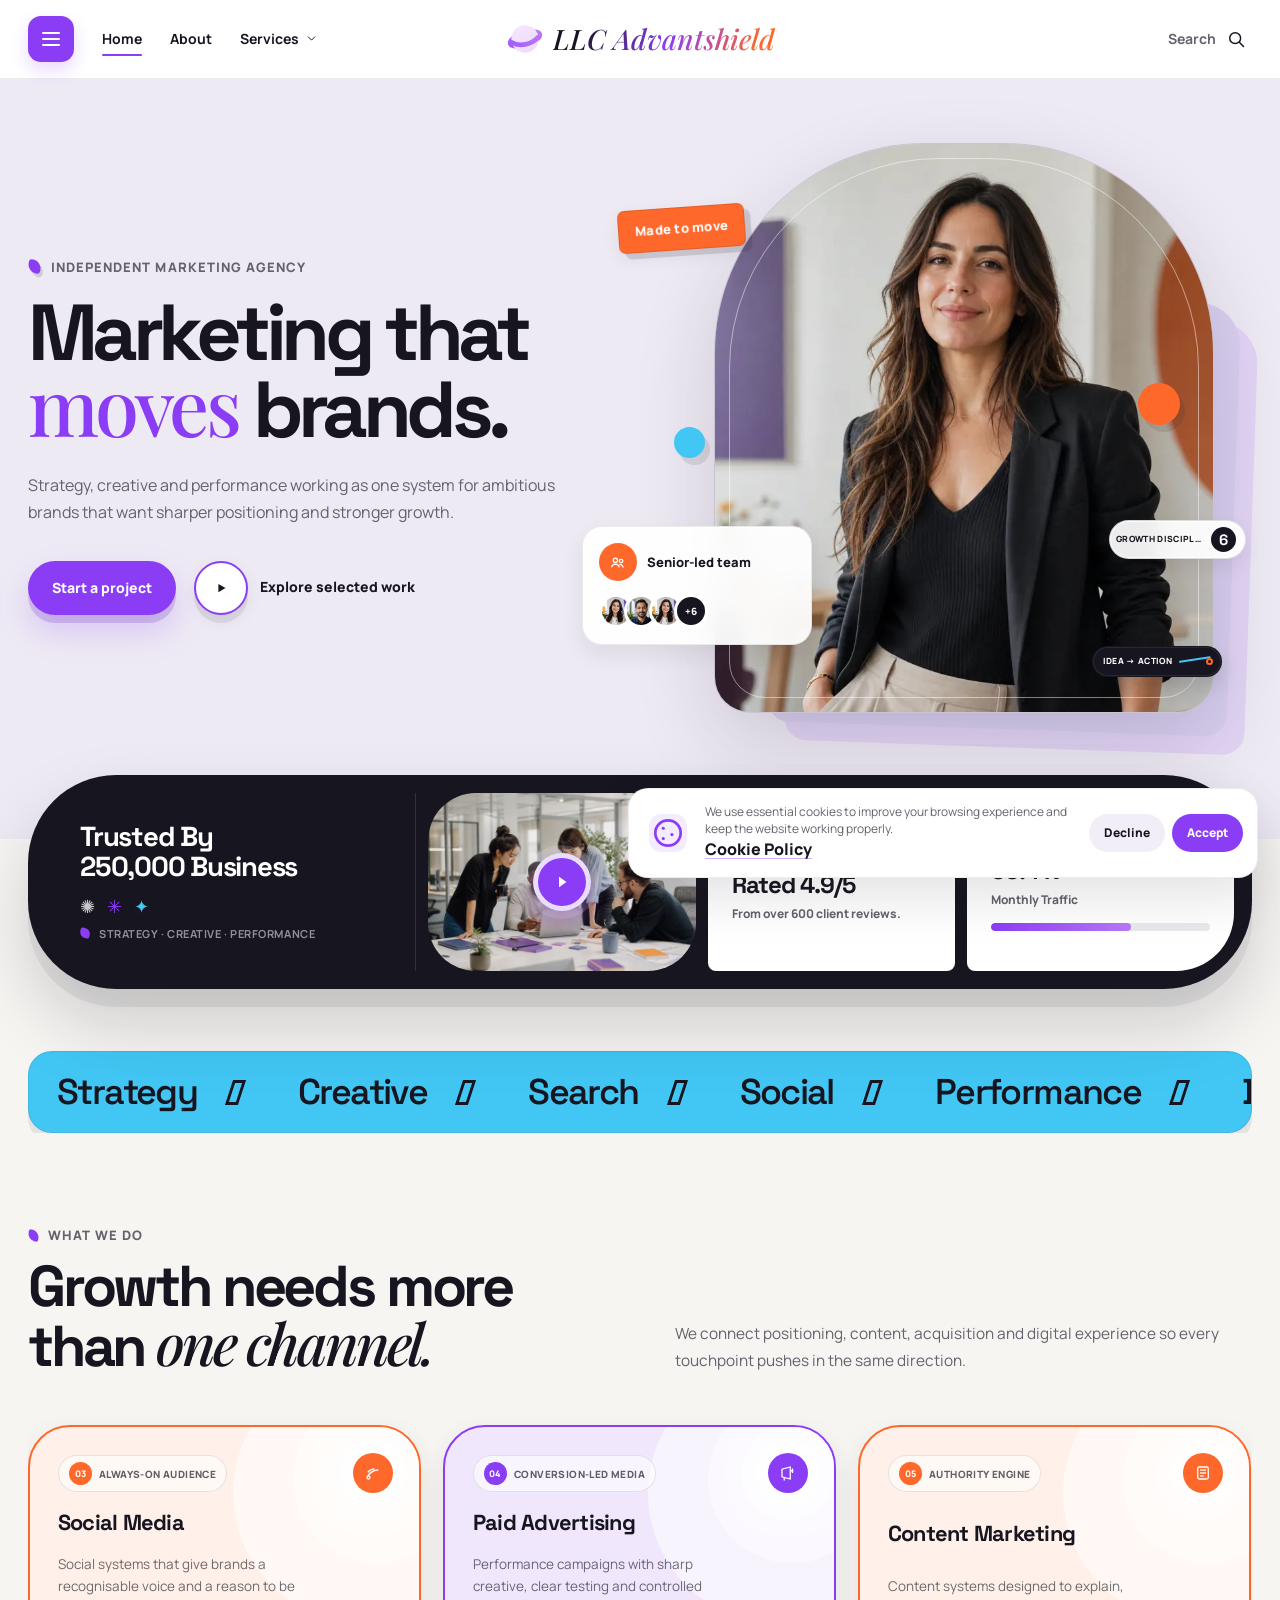
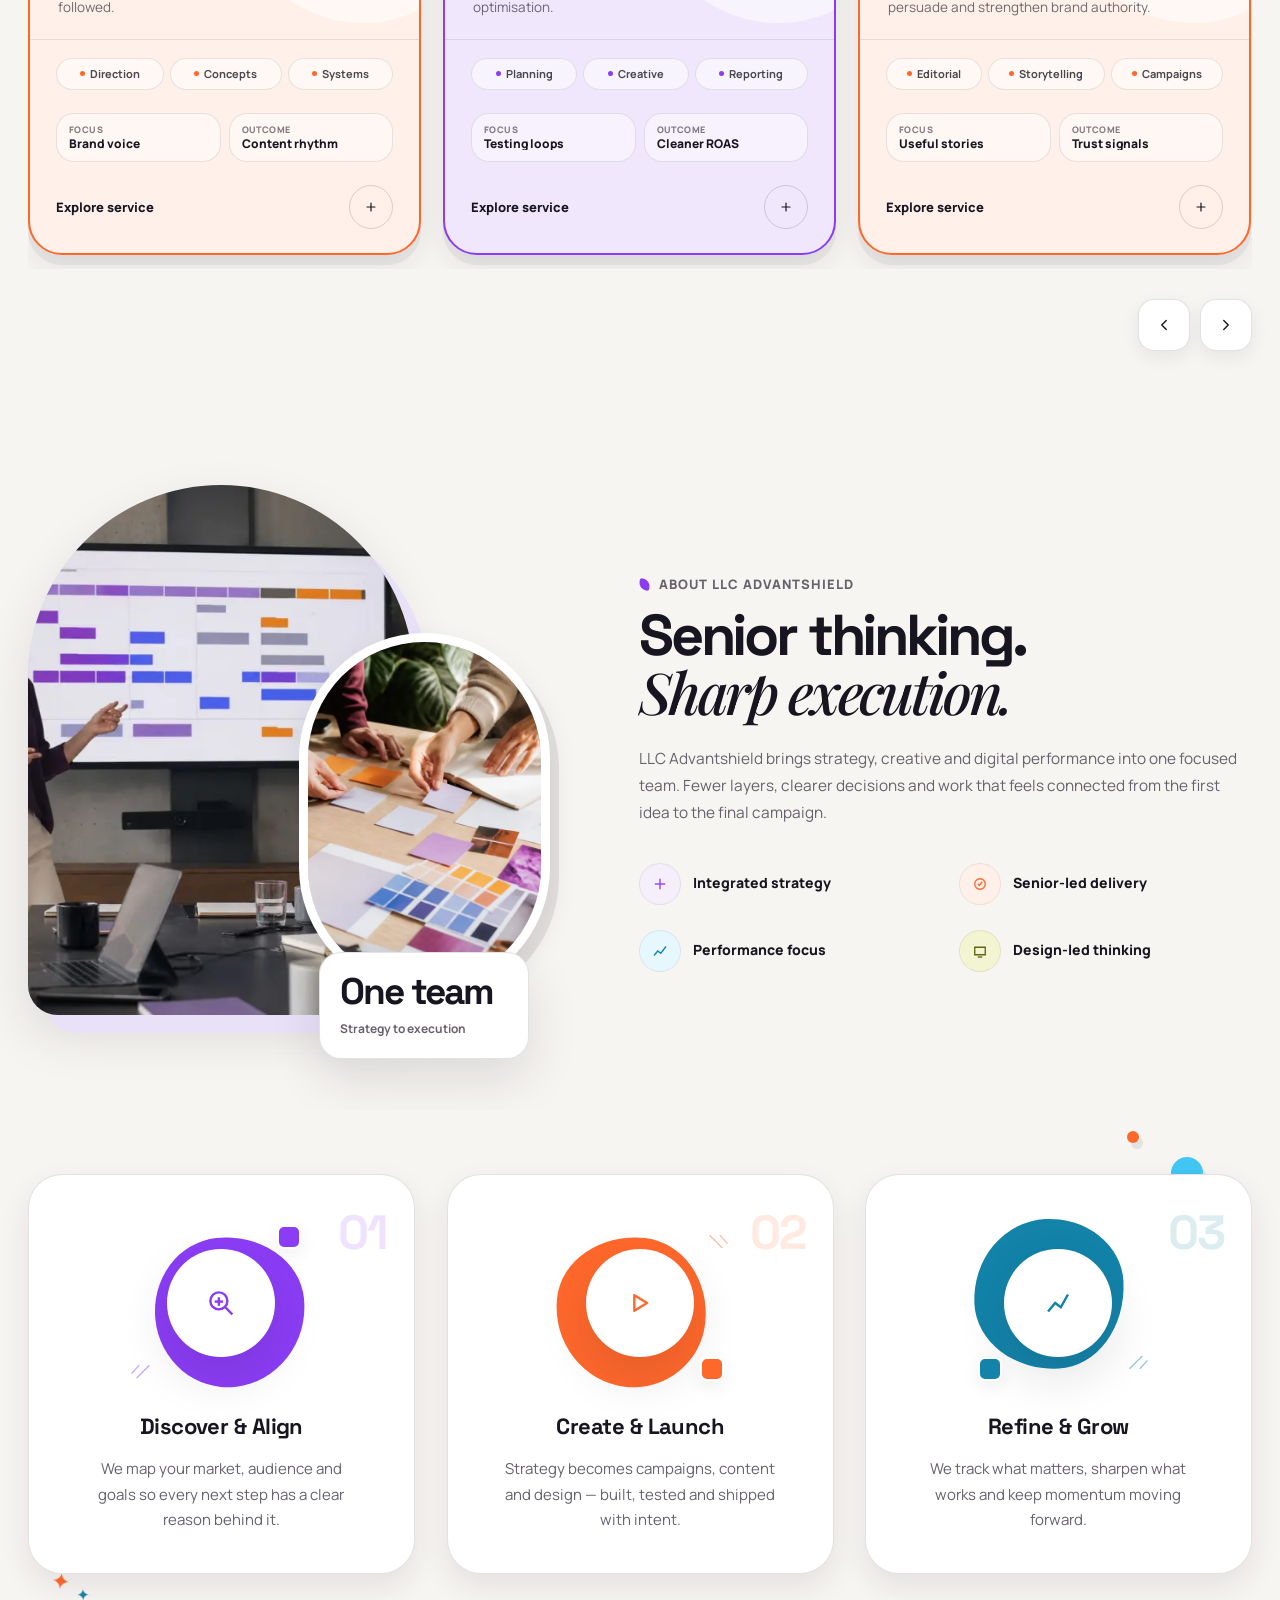
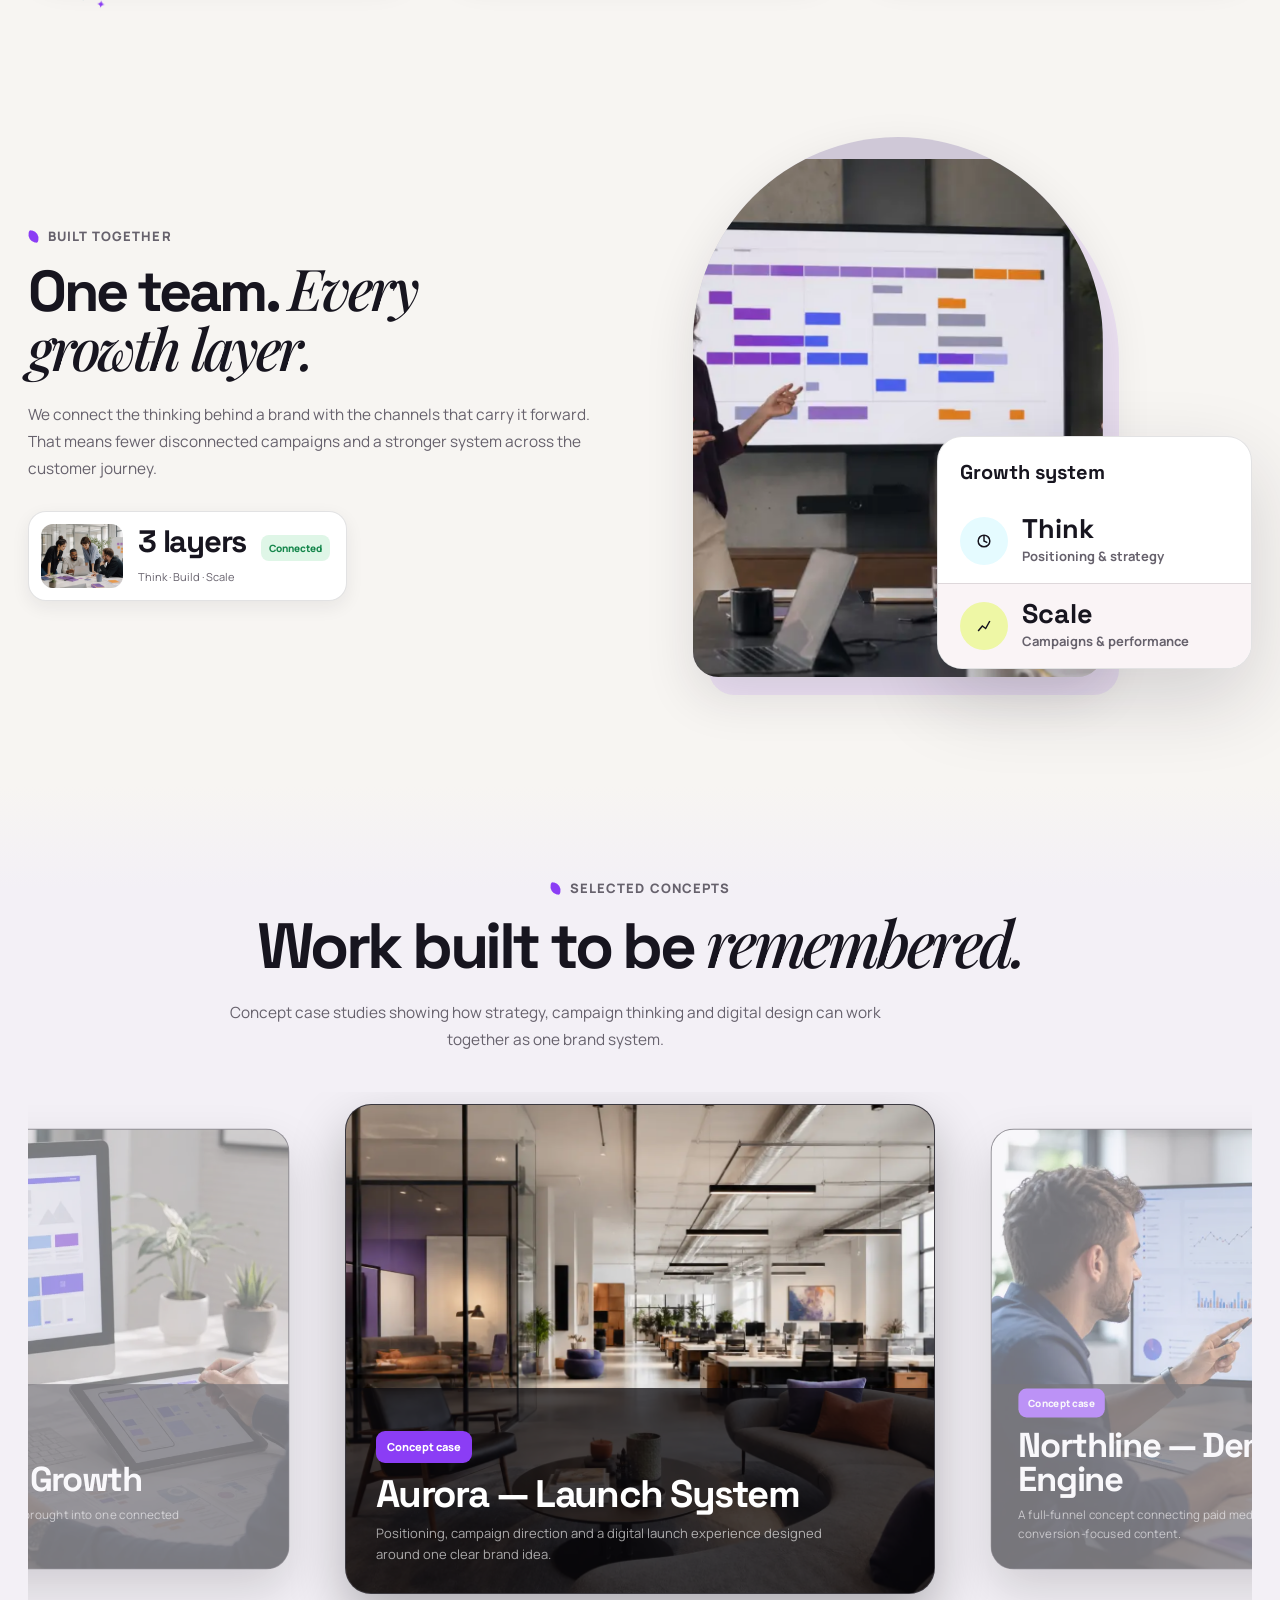
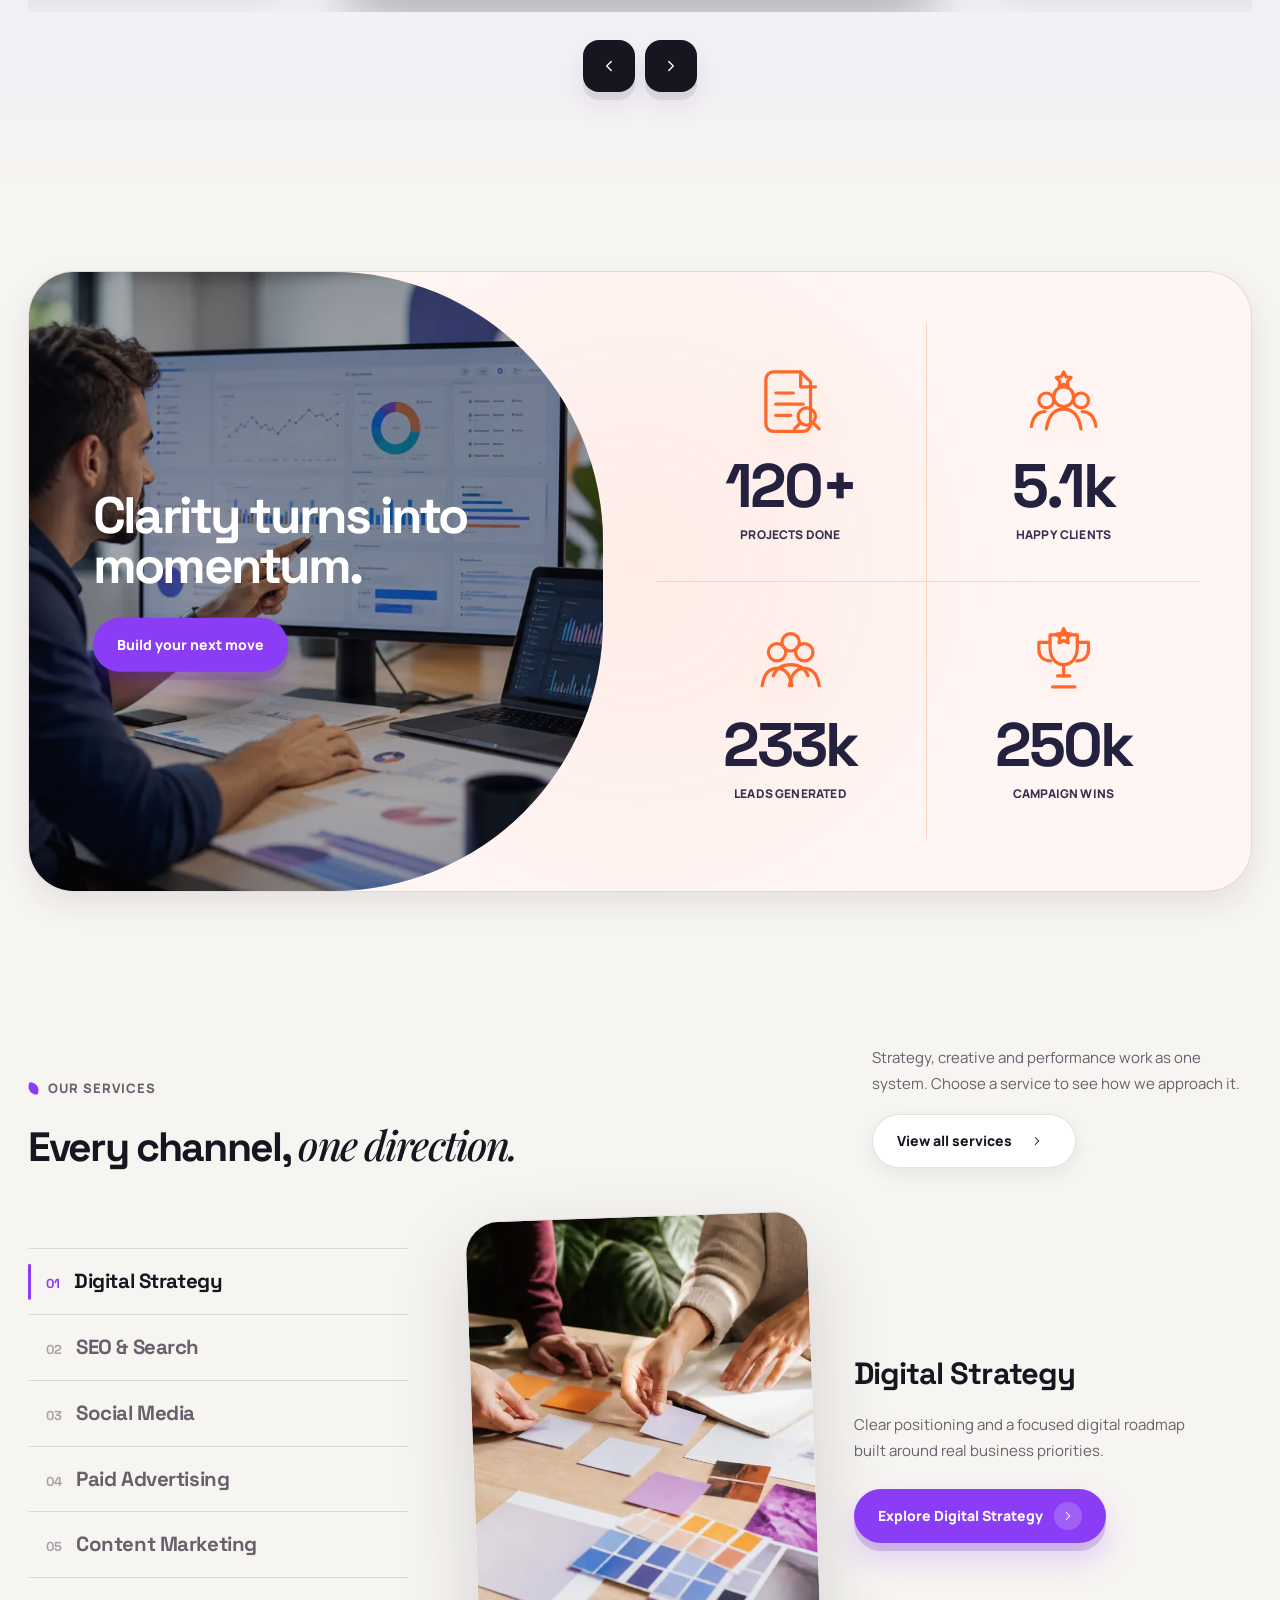
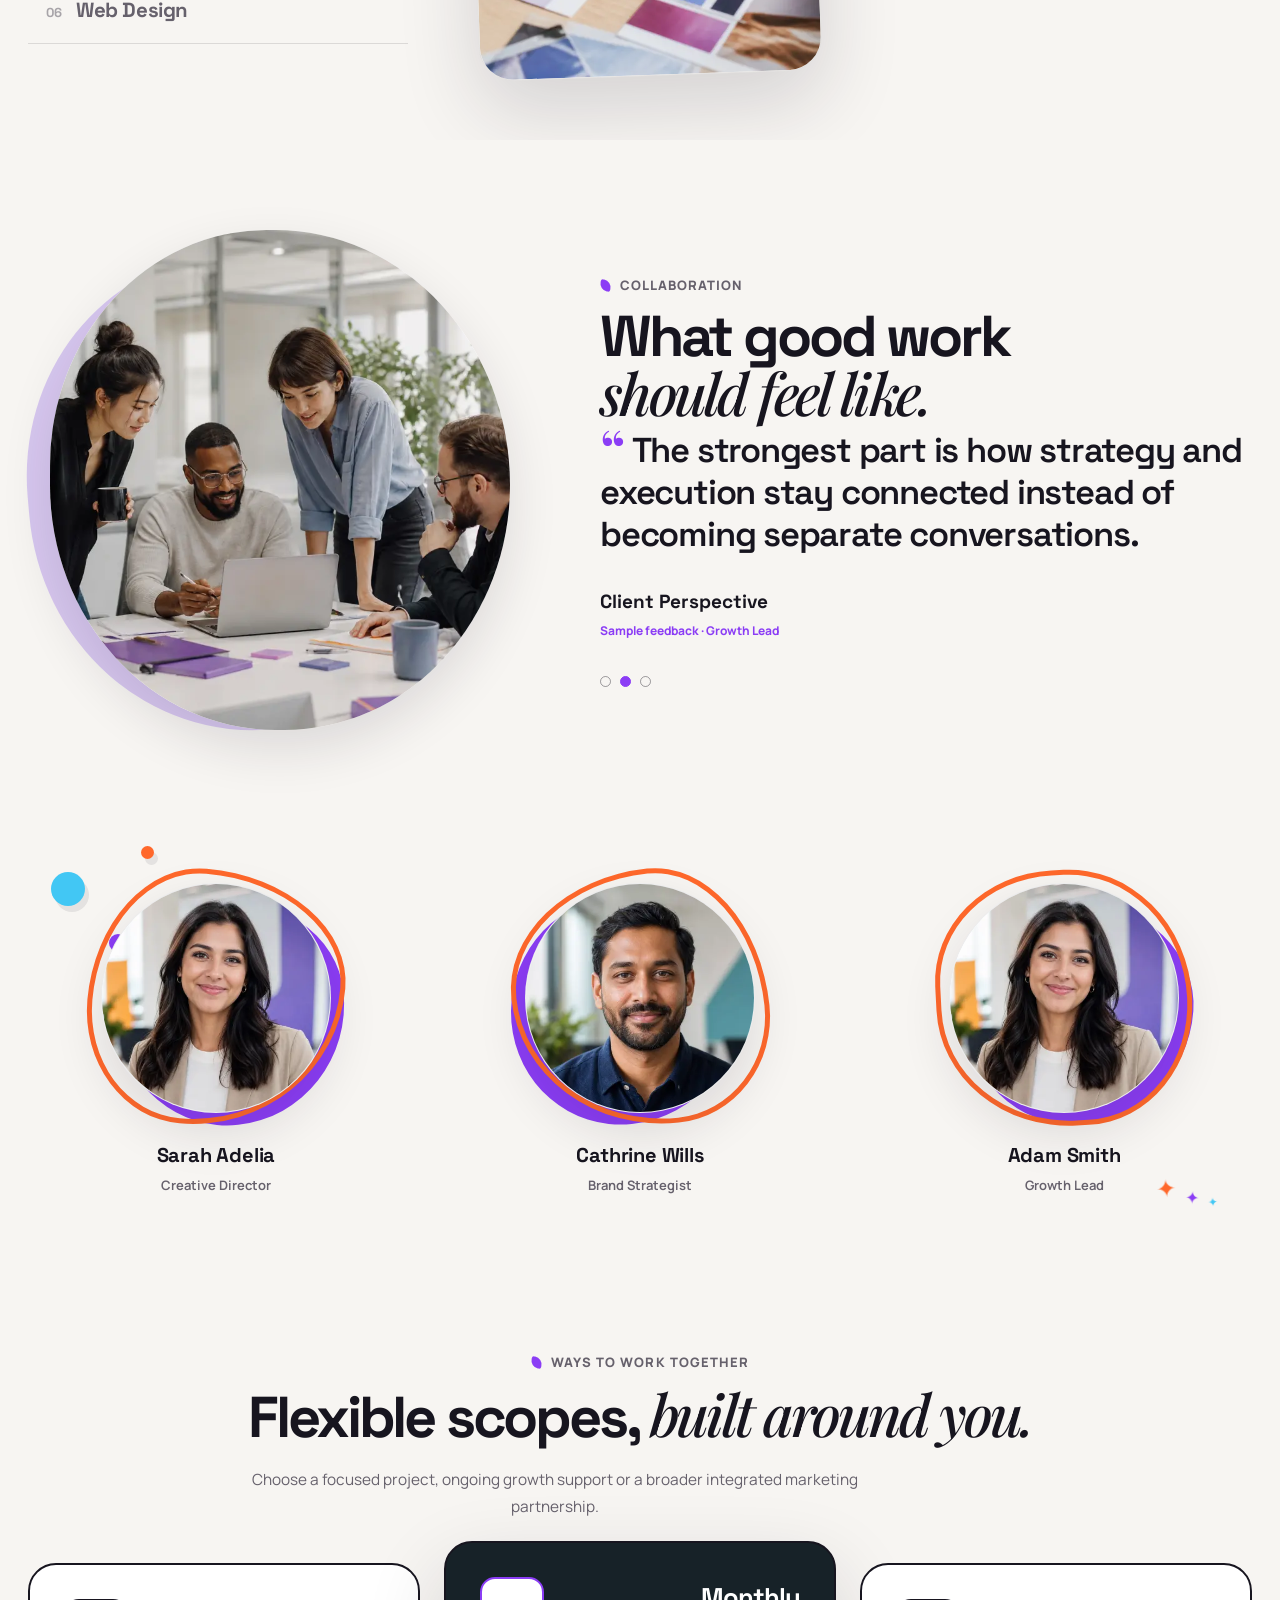
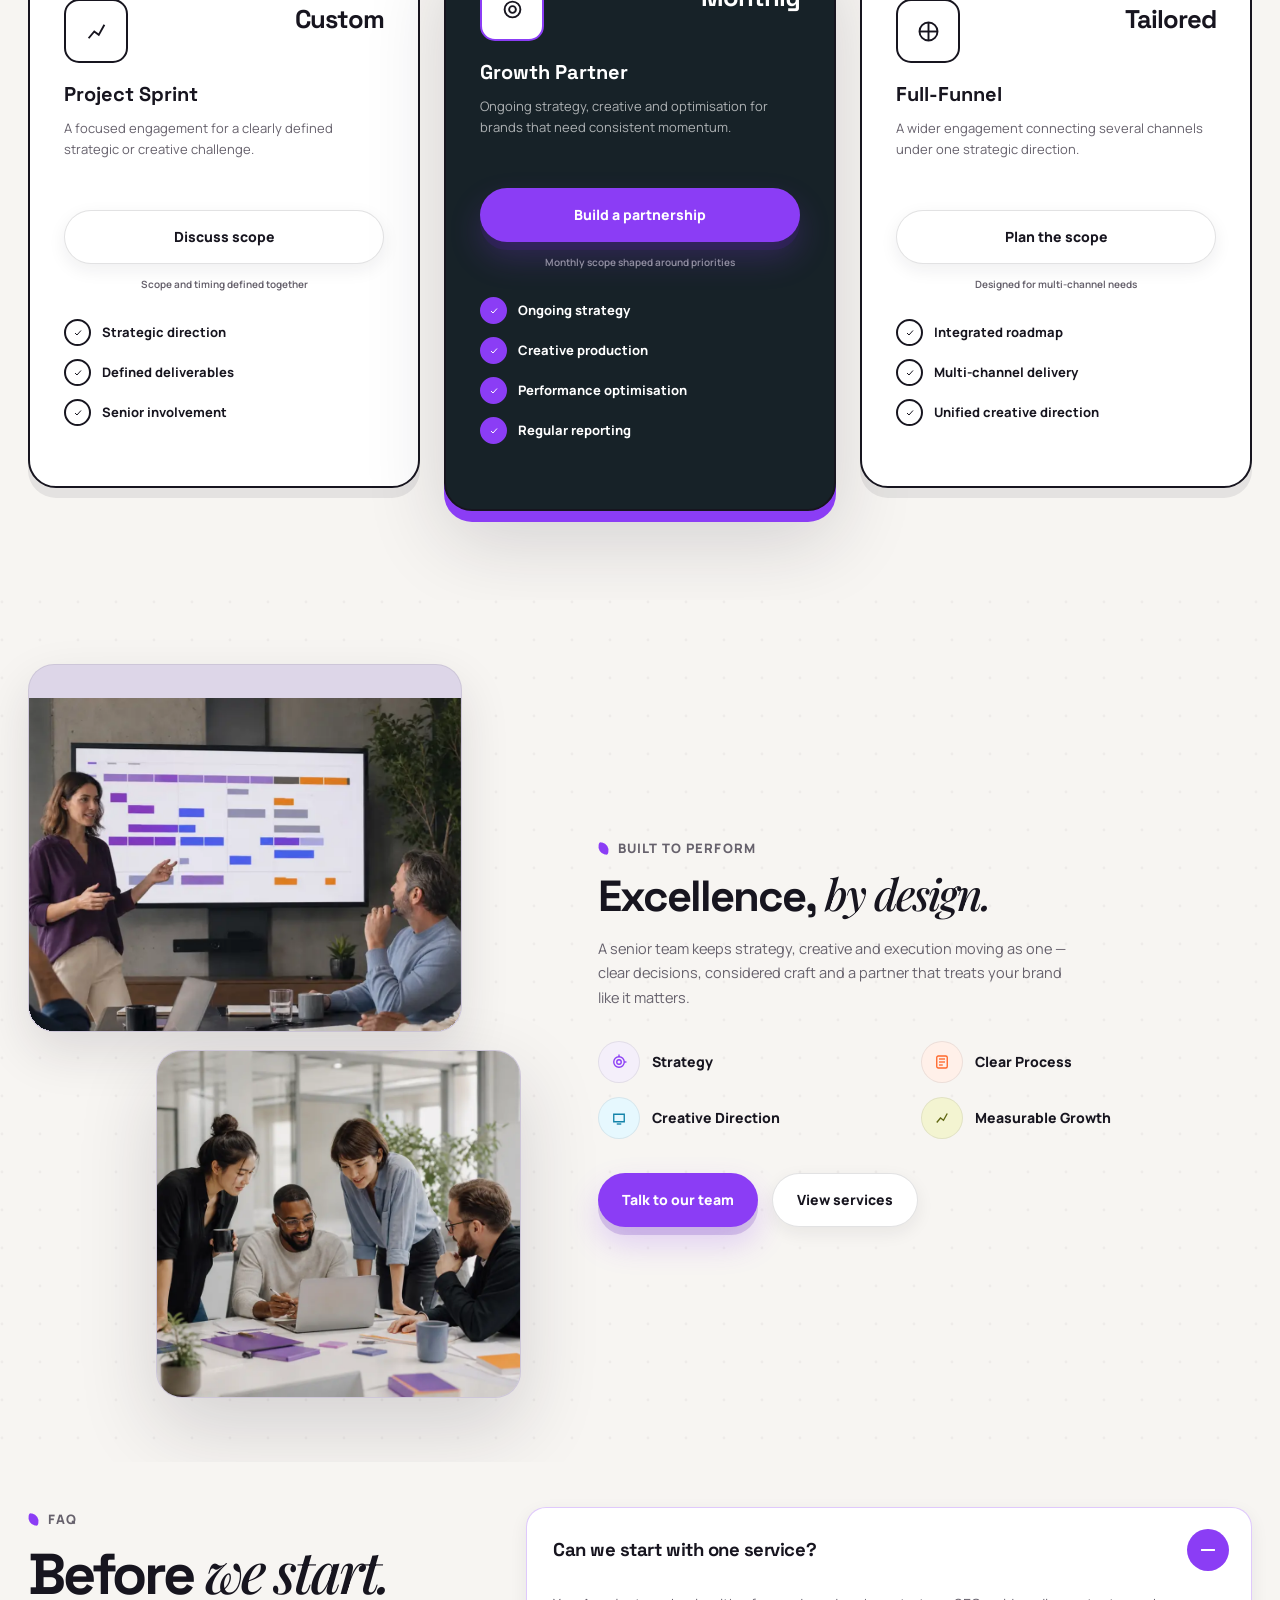
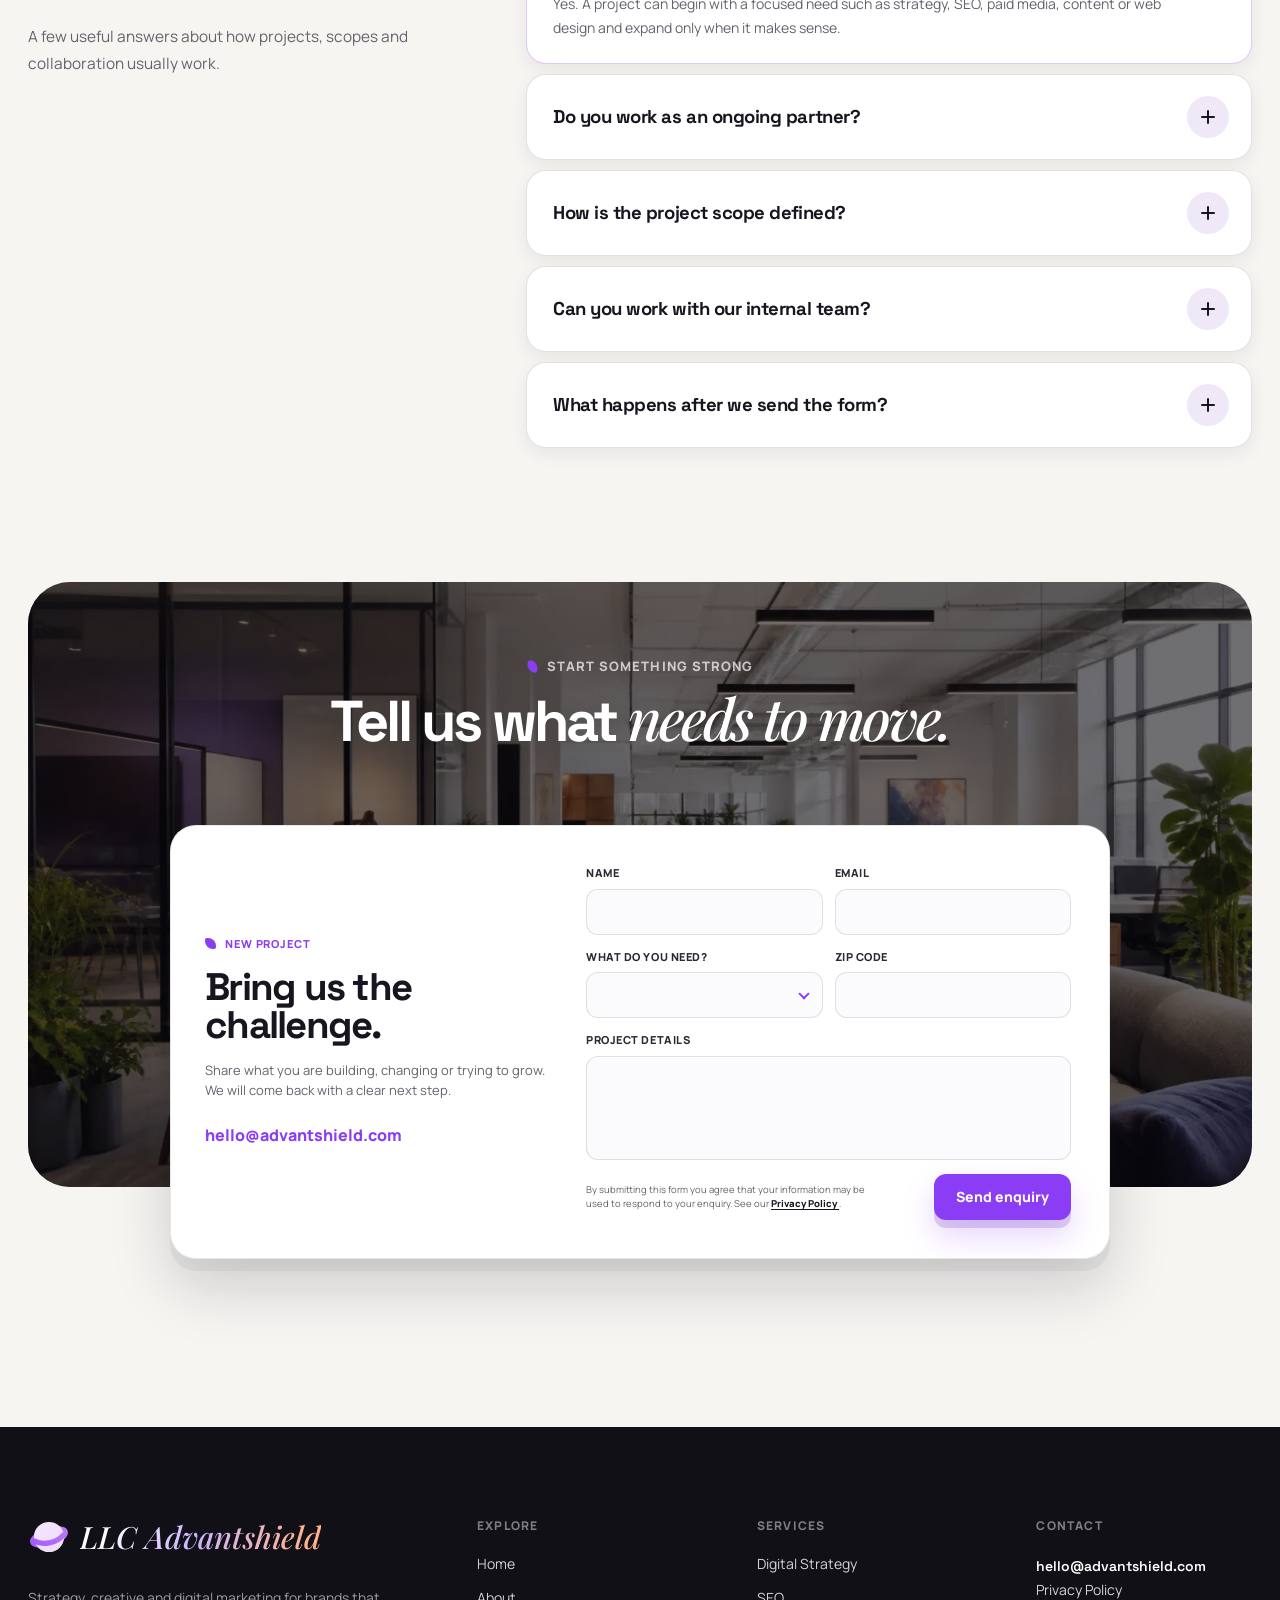
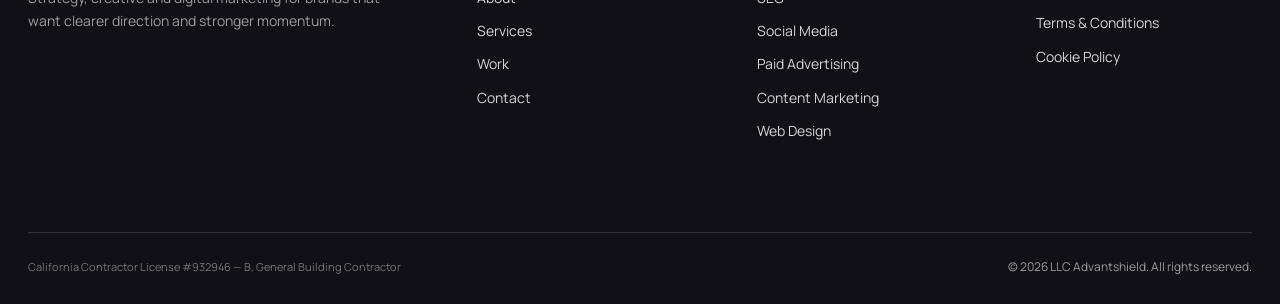
<file: index.html>
<!DOCTYPE html>
<html lang="en">
<head>
    <meta charset="UTF-8">

    <meta
        name="viewport"
        content="width=device-width, initial-scale=1.0"
    >

    <meta
        name="description"
        content="Strategy, creative and digital marketing built to help ambitious brands grow."
    >

    <meta
        name="theme-color"
        content="#f7f5f2"
    >

    <title>LLC Advantshield | Premium Marketing Agency</title>

    <link
        rel="icon"
        href="assets/icons/favicon.svg"
        type="image/svg+xml"
        data-site-favicon
    >


    <link
        rel="preconnect"
        href="https://fonts.googleapis.com"
    >

    <link
        rel="preconnect"
        href="https://fonts.gstatic.com"
        crossorigin
    >

    <link
        href="https://fonts.googleapis.com/css2?family=Manrope:wght@400;500;600;700;800&family=Playfair+Display:ital,wght@0,500;0,600;1,500;1,600&family=Space+Grotesk:wght@400;500;600;700&display=swap"
        rel="stylesheet"
    >


    <link
        rel="stylesheet"
        href="assets/vendor/swiper-bundle.min.css"
    >

    <link
        rel="stylesheet"
        href="assets/vendor/aos.css"
    >


    <link
        rel="stylesheet"
        href="assets/css/global.css"
    >

    <link
        rel="stylesheet"
        href="assets/css/index.css"
    >
    <script
        src="assets/vendor/swiper-bundle.min.js"
        defer
    ></script>

    <script
        src="assets/vendor/aos.js"
        defer
    ></script>

    <script
        src="assets/js/global.js"
        defer
    ></script>

    <script
        src="assets/js/index.js"
        defer
    ></script>
</head>

<body data-page="home">

<a
    class="skip-link"
    href="#main-content"
>
    Skip to content
</a>




<header class="site-header">

    <div class="container site-header__inner">

        <div class="site-header__left">

            <button
                class="menu-toggle"
                type="button"
                aria-label="Open menu"
                aria-controls="site-menu"
                aria-expanded="false"
            >
                <span
                    class="menu-toggle__lines"
                    aria-hidden="true"
                >
                    <span class="menu-toggle__line"></span>
                    <span class="menu-toggle__line"></span>
                    <span class="menu-toggle__line"></span>
                </span>
            </button>

            <nav
                class="site-header__nav"
                aria-label="Primary navigation"
            >
                <a
                    class="site-header__nav-link is-active"
                    href="index.html"
                    data-nav-label="home"
                >
                    Home
                </a>

                <a
                    class="site-header__nav-link"
                    href="#about"
                    data-nav-label="about"
                >
                    About
                </a>

                <div class="nav-services">

                    <button
                        class="site-header__nav-link nav-services__trigger"
                        type="button"
                        aria-haspopup="true"
                        aria-expanded="false"
                        aria-controls="services-menu"
                    >
                        <span data-nav-label="services">Services</span>

                        <svg
                            class="nav-services__chevron"
                            viewBox="0 0 24 24"
                            fill="none"
                            stroke="currentColor"
                            stroke-width="1.8"
                            stroke-linecap="round"
                            stroke-linejoin="round"
                            aria-hidden="true"
                        >
                            <path d="M6 9l6 6 6-6"></path>
                        </svg>
                    </button>

                    <div
                        class="nav-services__panel"
                        id="services-menu"
                    >

                        <a
                            class="nav-services__item"
                            href="digital-strategy.html"
                        >
                            <svg
                                class="nav-services__item-icon"
                                viewBox="0 0 24 24"
                                fill="none"
                                stroke="currentColor"
                                stroke-width="1.7"
                                aria-hidden="true"
                            >
                                <circle cx="12" cy="12" r="7"></circle>
                                <circle cx="12" cy="12" r="3"></circle>
                                <path d="M12 2v3"></path>
                                <path d="M22 12h-3"></path>
                            </svg>

                            <span>Digital Strategy</span>
                        </a>

                        <a
                            class="nav-services__item"
                            href="seo.html"
                        >
                            <svg
                                class="nav-services__item-icon"
                                viewBox="0 0 24 24"
                                fill="none"
                                stroke="currentColor"
                                stroke-width="1.7"
                                aria-hidden="true"
                            >
                                <circle cx="10.5" cy="10.5" r="6"></circle>
                                <path d="M15 15l5 5"></path>
                                <path d="M7.5 11h6"></path>
                                <path d="M10.5 8v6"></path>
                            </svg>

                            <span>SEO</span>
                        </a>

                        <a
                            class="nav-services__item"
                            href="social-media-marketing.html"
                        >
                            <svg
                                class="nav-services__item-icon"
                                viewBox="0 0 24 24"
                                fill="none"
                                stroke="currentColor"
                                stroke-width="1.7"
                                aria-hidden="true"
                            >
                                <path d="M5 16c3.7-5.3 7.8-8 14-8"></path>
                                <path d="M5 11c2.6-2.9 5.6-4.4 9-4.5"></path>
                                <circle cx="6" cy="18" r="2"></circle>
                            </svg>

                            <span>Social Media</span>
                        </a>

                        <a
                            class="nav-services__item"
                            href="paid-advertising.html"
                        >
                            <svg
                                class="nav-services__item-icon"
                                viewBox="0 0 24 24"
                                fill="none"
                                stroke="currentColor"
                                stroke-width="1.7"
                                aria-hidden="true"
                            >
                                <path d="M4 17V7l11-3v16L4 17Z"></path>
                                <path d="M15 9h4"></path>
                                <path d="M18 6v6"></path>
                                <path d="M7 18.5V22"></path>
                            </svg>

                            <span>Paid Advertising</span>
                        </a>

                        <a
                            class="nav-services__item"
                            href="content-marketing.html"
                        >
                            <svg
                                class="nav-services__item-icon"
                                viewBox="0 0 24 24"
                                fill="none"
                                stroke="currentColor"
                                stroke-width="1.7"
                                aria-hidden="true"
                            >
                                <rect x="5" y="4" width="14" height="16" rx="2"></rect>
                                <path d="M8 8h8"></path>
                                <path d="M8 12h8"></path>
                                <path d="M8 16h5"></path>
                            </svg>

                            <span>Content Marketing</span>
                        </a>

                        <a
                            class="nav-services__item"
                            href="web-design.html"
                        >
                            <svg
                                class="nav-services__item-icon"
                                viewBox="0 0 24 24"
                                fill="none"
                                stroke="currentColor"
                                stroke-width="1.7"
                                aria-hidden="true"
                            >
                                <rect x="3" y="4" width="18" height="16" rx="3"></rect>
                                <path d="M3 9h18"></path>
                                <path d="M7 6.5h.01"></path>
                                <path d="M10 6.5h.01"></path>
                            </svg>

                            <span>Web Design</span>
                        </a>

                    </div>

                </div>
            </nav>

        </div>

        <a
            class="site-header__brand"
            href="index.html"
            aria-label="LLC Advantshield home"
        >
            <img
                class="site-header__logo"
                src="assets/icons/logo.svg"
                alt="LLC Advantshield logo"
                width="38"
                height="38"
                data-site-logo
            >

            <span
                class="site-header__brand-name"
                data-brand-name
            >
                LLC Advantshield
            </span>
        </a>

        <div class="site-header__right">

            <button
                class="header-action header-search"
                type="button"
                aria-label="Search website"
                aria-controls="search-modal"
            >
                <span class="header-search__label">
                    Search
                </span>

                <svg
                    viewBox="0 0 24 24"
                    fill="none"
                    stroke="currentColor"
                    stroke-width="1.8"
                    stroke-linecap="round"
                    aria-hidden="true"
                >
                    <circle
                        cx="11"
                        cy="11"
                        r="6.5"
                    ></circle>

                    <path
                        d="M16 16L21 21"
                    ></path>
                </svg>
            </button>

        </div>

    </div>

</header>




<div
    class="menu-panel"
    id="site-menu"
    aria-hidden="true"
>

    <div class="container menu-panel__inner">

        <div class="menu-panel__main">

            <div class="menu-panel__top">

                <a
                    class="menu-panel__brand"
                    href="index.html"
                >
                    <img
                        src="assets/icons/logo.svg"
                        alt="LLC Advantshield logo"
                        width="40"
                        height="40"
                        data-site-logo
                    >

                    <span data-brand-name>
                        LLC Advantshield
                    </span>
                </a>

                <button
                    class="menu-panel__close"
                    type="button"
                    aria-label="Close menu"
                >
                    <svg
                        viewBox="0 0 24 24"
                        fill="none"
                        stroke="currentColor"
                        stroke-width="1.8"
                        stroke-linecap="round"
                        aria-hidden="true"
                    >
                        <path d="M5 5L19 19"></path>
                        <path d="M19 5L5 19"></path>
                    </svg>
                </button>

            </div>


            <div class="menu-panel__search">

                <input
                    class="menu-panel__search-input"
                    type="search"
                    aria-label="Search website"
                    placeholder="Search LLC Advantshield"
                    autocomplete="off"
                >

                <svg
                    class="menu-panel__search-icon"
                    viewBox="0 0 24 24"
                    fill="none"
                    stroke="currentColor"
                    stroke-width="1.7"
                    aria-hidden="true"
                >
                    <circle
                        cx="10.5"
                        cy="10.5"
                        r="6.5"
                    ></circle>

                    <path d="M15.5 15.5L21 21"></path>
                </svg>

            </div>


            <nav
                class="menu-panel__nav"
                aria-label="Fullscreen navigation"
            >

                <a
                    class="menu-panel__nav-link"
                    href="index.html"
                >
                    Home
                </a>

                <a
                    class="menu-panel__nav-link"
                    href="#about"
                >
                    About
                </a>

                <a
                    class="menu-panel__nav-link"
                    href="#services"
                >
                    Services
                </a>

                <a
                    class="menu-panel__nav-link"
                    href="#projects"
                >
                    Selected Work
                </a>

                <a
                    class="menu-panel__nav-link"
                    href="#contact"
                >
                    Contact
                </a>

            </nav>


            <div class="menu-panel__footer">

                <a
                    class="menu-panel__quick-link"
                    href="index.html#projects"
                >
                    Projects
                </a>

                <a
                    class="menu-panel__quick-link"
                    href="index.html#services"
                >
                    Services
                </a>

                <a
                    class="menu-panel__quick-link"
                    href="index.html#contact"
                >
                    Contact
                </a>

            </div>

        </div>


        <div
            class="menu-panel__gallery"
            aria-hidden="true"
        >

            <div class="menu-panel__gallery-item">
                <img
                    src="assets/images/local/analytics-dashboard.webp"
                    alt=""
                    width="700"
                    height="547"
                    loading="lazy"
                >
            </div>

            <div class="menu-panel__gallery-item">
                <img
                    src="assets/images/local/team-collaboration.webp"
                    alt=""
                    width="700"
                    height="547"
                    loading="lazy"
                >
            </div>

            <div class="menu-panel__gallery-item">
                <img
                    src="assets/images/local/content-planning.webp"
                    alt=""
                    width="700"
                    height="547"
                    loading="lazy"
                >
            </div>

            <div class="menu-panel__gallery-item">
                <img
                    src="assets/images/local/client-presentation.webp"
                    alt=""
                    width="700"
                    height="547"
                    loading="lazy"
                >
            </div>

            <div class="menu-panel__gallery-item">
                <img
                    src="assets/images/local/workshop-table.webp"
                    alt=""
                    width="700"
                    height="547"
                    loading="lazy"
                >
            </div>

            <div class="menu-panel__gallery-item">
                <img
                    src="assets/images/local/agency-office.webp"
                    alt=""
                    width="700"
                    height="547"
                    loading="lazy"
                >
            </div>

        </div>

    </div>

</div>




<div
    class="search-modal"
    id="search-modal"
    aria-hidden="true"
>

    <div
        class="search-modal__panel"
        role="dialog"
        aria-modal="true"
        aria-labelledby="search-title"
    >

        <div class="search-modal__header">

            <h2
                class="search-modal__title"
                id="search-title"
            >
                Find what you need
            </h2>

            <button
                class="search-modal__close"
                type="button"
                aria-label="Close search"
            >
                <svg
                    viewBox="0 0 24 24"
                    fill="none"
                    stroke="currentColor"
                    stroke-width="1.8"
                    stroke-linecap="round"
                    aria-hidden="true"
                >
                    <path d="M5 5L19 19"></path>
                    <path d="M19 5L5 19"></path>
                </svg>
            </button>

        </div>


        <div class="search-modal__field">

            <svg
                viewBox="0 0 24 24"
                fill="none"
                stroke="currentColor"
                stroke-width="1.8"
                aria-hidden="true"
            >
                <circle
                    cx="10.5"
                    cy="10.5"
                    r="6.5"
                ></circle>

                <path d="M15.5 15.5L21 21"></path>
            </svg>

            <input
                class="search-modal__input"
                type="search"
                placeholder="Search services, pages or topics"
                aria-label="Search"
                autocomplete="off"
            >

        </div>

        <div
            class="search-results"
            aria-live="polite"
        ></div>

    </div>

</div>




<main
    class="site"
    id="main-content"
>




    <section class="home-hero">

        <div class="container home-hero__inner">

            <div class="home-hero__content">

                <div class="hero-kicker">

                    <span
                        class="hero-kicker__mark"
                        aria-hidden="true"
                    ></span>

                    Independent Marketing Agency

                </div>


                <h1 class="home-hero__title">
                    <span class="home-hero__title-line">
                        Marketing that
                    </span>
                    <span class="home-hero__title-accent">
                        moves
                    </span>
                    brands.
                </h1>


                <p class="home-hero__copy">
                    Strategy, creative and performance working
                    as one system for ambitious brands that want
                    sharper positioning and stronger growth.
                </p>


                <div class="home-hero__actions">

                    <a
                        class="button button--primary"
                        href="#contact"
                    >
                        Start a project
                    </a>

                    <a
                        class="hero-play"
                        href="#projects"
                    >
                        <span class="hero-play__icon">

                            <svg
                                viewBox="0 0 24 24"
                                fill="currentColor"
                                aria-hidden="true"
                            >
                                <path
                                    d="M8.5 6.5 18 12l-9.5 5.5v-11Z"
                                ></path>
                            </svg>

                        </span>

                        <span class="hero-play__text">
                            Explore selected work
                        </span>
                    </a>

                </div>

            </div>


            <div class="home-hero__visual">

                <div
                    class="hero-portrait"
                    data-hero-depth="0.25"
                >

                    <div class="hero-portrait__backplate"></div>

                    <div class="hero-portrait__frame">

                        <img
                            class="hero-portrait__image"
                            src="assets/images/local/creative-director-portrait.webp"
                            alt="Creative marketing professional"
                            width="1000"
                            height="1200"
                            fetchpriority="high"
                        >

                    </div>

                </div>


                <div
                    class="hero-sticker hero-sticker--idea"
                    data-hero-depth="0.75"
                    data-float="medium"
                >
                    Made to move
                </div>


                <div
                    class="hero-float-card hero-team-card"
                    data-hero-depth="0.95"
                    data-float="slow"
                >

                    <div class="hero-team-card__top">

                        <span class="hero-team-card__badge">

                            <svg
                                viewBox="0 0 24 24"
                                fill="none"
                                stroke="currentColor"
                                stroke-width="1.8"
                                aria-hidden="true"
                            >
                                <circle
                                    cx="9"
                                    cy="9"
                                    r="3"
                                ></circle>

                                <circle
                                    cx="17"
                                    cy="10"
                                    r="2.5"
                                ></circle>

                                <path
                                    d="M3.5 19c.7-3.2 2.6-4.8 5.5-4.8 3 0 4.8 1.6 5.5 4.8"
                                ></path>

                                <path
                                    d="M14.5 15.1c2.7-.4 4.7.9 5.6 3.9"
                                ></path>
                            </svg>

                        </span>

                        <span class="hero-team-card__title">
                            Senior-led team
                        </span>

                    </div>


                    <div class="hero-avatars">

                        <span class="hero-avatar">
                            <img
                                src="assets/images/local/avatar-female.webp"
                                alt=""
                                width="120"
                                height="120"
                            >
                        </span>

                        <span class="hero-avatar">
                            <img
                                src="assets/images/local/avatar-male.webp"
                                alt=""
                                width="120"
                                height="120"
                            >
                        </span>

                        <span class="hero-avatar">
                            <img
                                src="assets/images/local/avatar-female.webp"
                                alt=""
                                width="120"
                                height="120"
                            >
                        </span>

                        <span class="hero-avatar hero-avatar--count">
                            +6
                        </span>

                    </div>

                </div>


                <div
                    class="hero-float-card hero-metric-card"
                    data-hero-depth="0.7"
                    data-float="reverse"
                >

                    <span class="hero-metric-card__label">
                        Growth disciplines
                    </span>

                    <strong class="hero-metric-card__value">
                        6
                    </strong>

                    <div
                        class="hero-metric-card__bars"
                        aria-hidden="true"
                    >
                        <span class="hero-metric-card__bar"></span>
                        <span class="hero-metric-card__bar"></span>
                        <span class="hero-metric-card__bar"></span>
                        <span class="hero-metric-card__bar"></span>
                        <span class="hero-metric-card__bar"></span>
                    </div>

                </div>


                <div
                    class="hero-float-card hero-growth-card"
                    data-hero-depth="0.85"
                    data-float="medium"
                >

                    <span class="hero-growth-card__label">
                        Idea → action
                    </span>

                    <div
                        class="hero-growth-card__line"
                        aria-hidden="true"
                    ></div>

                </div>


                <span
                    class="hero-accent-dot hero-accent-dot--one"
                    data-hero-depth="1.1"
                    aria-hidden="true"
                ></span>

                <span
                    class="hero-accent-dot hero-accent-dot--two"
                    data-hero-depth="0.7"
                    aria-hidden="true"
                ></span>

            </div>

        </div>

    </section>




    <section
        class="social-proof-overlap"
        aria-label="Agency overview"
    >

        <div class="container">

            <div class="social-proof-bar">

                <div class="social-proof-bar__intro">

                    <h2 class="social-proof-bar__title">
                        Trusted By
                        <strong>250,000 Business</strong>
                    </h2>

                    <div
                        class="social-proof-bar__marks"
                        aria-hidden="true"
                    >
                        <span class="social-proof-bar__mark">
                            ✺
                        </span>
                        <span class="social-proof-bar__mark">
                            ✳
                        </span>
                        <span class="social-proof-bar__mark">
                            ✦
                        </span>
                    </div>

                    <span class="social-proof-bar__note">
                        <span
                            class="social-proof-bar__note-mark"
                            aria-hidden="true"
                        ></span>
                        Strategy · Creative · Performance
                    </span>

                </div>


                <a
                    class="social-proof-photo"
                    href="#projects"
                    aria-label="View selected work"
                >
                    <img
                        src="assets/images/local/team-collaboration.webp"
                        alt="Marketing team collaborating"
                        width="700"
                        height="394"
                        loading="lazy"
                    >

                    <span
                        class="social-proof-photo__play"
                        aria-hidden="true"
                    >
                        <svg
                            width="18"
                            height="18"
                            viewBox="0 0 24 24"
                            fill="none"
                            xmlns="http://www.w3.org/2000/svg"
                        >
                            <path
                                d="M8 5L18 12L8 19V5Z"
                                fill="currentColor"
                            />
                        </svg>
                    </span>
                </a>


                <div class="social-proof-card">

                    <div
                        class="social-proof-card__stars"
                        aria-label="Rated 4.9 out of 5"
                    >
                        <span>★</span>
                        <span>★</span>
                        <span>★</span>
                        <span>★</span>
                        <span>★</span>
                    </div>

                    <strong class="social-proof-card__value">
                        Rated 4.9/5
                    </strong>

                    <span class="social-proof-card__label">
                        From over 600 client reviews.
                    </span>

                </div>


                <div class="social-proof-card social-proof-card--metric">

                    <span class="social-proof-card__eyebrow">
                        Monthly Traffic
                    </span>

                    <strong class="social-proof-card__value">
                        33.4 K
                    </strong>

                    <span class="social-proof-card__label">
                        Monthly Traffic
                    </span>

                    <div
                        class="social-proof-progress"
                        aria-hidden="true"
                    >
                        <div class="social-proof-progress__bar"></div>
                    </div>

                </div>

            </div>

        </div>

    </section>




    <section
        class="agency-marquee"
        aria-label="Marketing capabilities"
    >

        <div class="container">

            <div class="agency-marquee__shell">

                <div class="agency-marquee__track">

                    <div class="agency-marquee__group">

                        <span class="agency-marquee__item">
                            Strategy
                            <span class="agency-marquee__separator"></span>
                        </span>

                        <span class="agency-marquee__item">
                            Creative
                            <span class="agency-marquee__separator"></span>
                        </span>

                        <span class="agency-marquee__item">
                            Search
                            <span class="agency-marquee__separator"></span>
                        </span>

                        <span class="agency-marquee__item">
                            Social
                            <span class="agency-marquee__separator"></span>
                        </span>

                        <span class="agency-marquee__item">
                            Performance
                            <span class="agency-marquee__separator"></span>
                        </span>

                        <span class="agency-marquee__item">
                            Digital
                            <span class="agency-marquee__separator"></span>
                        </span>

                    </div>


                    <div
                        class="agency-marquee__group"
                        aria-hidden="true"
                    >

                        <span class="agency-marquee__item">
                            Strategy
                            <span class="agency-marquee__separator"></span>
                        </span>

                        <span class="agency-marquee__item">
                            Creative
                            <span class="agency-marquee__separator"></span>
                        </span>

                        <span class="agency-marquee__item">
                            Search
                            <span class="agency-marquee__separator"></span>
                        </span>

                        <span class="agency-marquee__item">
                            Social
                            <span class="agency-marquee__separator"></span>
                        </span>

                        <span class="agency-marquee__item">
                            Performance
                            <span class="agency-marquee__separator"></span>
                        </span>

                        <span class="agency-marquee__item">
                            Digital
                            <span class="agency-marquee__separator"></span>
                        </span>

                    </div>

                </div>

            </div>

        </div>

    </section>




    <section
        class="section services-showcase"
        id="services"
    >

        <div class="container">

            <div class="services-showcase__head">

                <div
                    class="section-heading"
                    data-aos="fade-up"
                >

                    <div class="section-kicker">
                        What we do
                    </div>

                    <h2 class="section-title">
                        Growth needs more than
                        <em>one channel.</em>
                    </h2>

                </div>


                <p
                    class="section-copy"
                    data-aos="fade-up"
                    data-aos-delay="100"
                >
                    We connect positioning, content, acquisition
                    and digital experience so every touchpoint
                    pushes in the same direction.
                </p>

            </div>


            <div
                class="swiper services-swiper"
                data-aos="fade-up"
                data-aos-delay="120"
            >

                <div class="swiper-wrapper">




                    <div class="swiper-slide">

                        <article class="service-card service-card--strategy">

                            <div class="service-card__top">

                                <div class="service-card__icon">

                                    <svg
                                        viewBox="0 0 24 24"
                                        fill="none"
                                        stroke="currentColor"
                                        stroke-width="1.7"
                                        aria-hidden="true"
                                    >
                                        <circle
                                            cx="12"
                                            cy="12"
                                            r="7"
                                        ></circle>

                                        <circle
                                            cx="12"
                                            cy="12"
                                            r="3"
                                        ></circle>

                                        <path d="M12 2v3"></path>
                                        <path d="M22 12h-3"></path>
                                    </svg>

                                </div>

                                <div class="service-card__meta">
                                    <span>01</span>
                                    <span>Brand-led roadmap</span>
                                </div>

                                <h3 class="service-card__title">
                                    Digital Strategy
                                </h3>

                                <p class="service-card__copy">
                                    Clear positioning and a focused
                                    digital roadmap built around
                                    real business priorities.
                                </p>

                            </div>


                            <div class="service-card__bottom">

                                <ul class="service-card__list">

                                    <li class="service-card__list-item">
                                        <span class="service-card__list-mark"></span>
                                        Positioning
                                    </li>

                                    <li class="service-card__list-item">
                                        <span class="service-card__list-mark"></span>
                                        Channels
                                    </li>

                                    <li class="service-card__list-item">
                                        <span class="service-card__list-mark"></span>
                                        Roadmap
                                    </li>

                                </ul>

                                <div class="service-card__insight">
                                    <span>
                                        Focus
                                        <strong>Market fit</strong>
                                    </span>

                                    <span>
                                        Outcome
                                        <strong>90-day plan</strong>
                                    </span>
                                </div>


                                <div class="service-card__footer">

                                    <a
                                        class="service-card__link"
                                        href="digital-strategy.html"
                                    >
                                        Explore service
                                    </a>

                                    <a
                                        class="service-card__action"
                                        href="digital-strategy.html"
                                        aria-label="Explore Digital Strategy"
                                    >
                                        <svg
                                            viewBox="0 0 24 24"
                                            fill="none"
                                            stroke="currentColor"
                                            stroke-width="1.8"
                                            stroke-linecap="round"
                                            aria-hidden="true"
                                        >
                                            <path d="M12 6v12"></path>
                                            <path d="M6 12h12"></path>
                                        </svg>
                                    </a>

                                </div>

                            </div>

                        </article>

                    </div>




                    <div class="swiper-slide">

                        <article class="service-card service-card--seo">

                            <div class="service-card__top">

                                <div class="service-card__icon">

                                    <svg
                                        viewBox="0 0 24 24"
                                        fill="none"
                                        stroke="currentColor"
                                        stroke-width="1.7"
                                        aria-hidden="true"
                                    >
                                        <circle
                                            cx="10.5"
                                            cy="10.5"
                                            r="6"
                                        ></circle>

                                        <path d="M15 15l5 5"></path>
                                        <path d="M7.5 11h6"></path>
                                        <path d="M10.5 8v6"></path>
                                    </svg>

                                </div>

                                <div class="service-card__meta">
                                    <span>02</span>
                                    <span>Search growth system</span>
                                </div>

                                <h3 class="service-card__title">
                                    SEO & Search
                                </h3>

                                <p class="service-card__copy">
                                    Search visibility shaped around
                                    intent, technical clarity
                                    and useful content.
                                </p>

                            </div>


                            <div class="service-card__bottom">

                                <ul class="service-card__list">

                                    <li class="service-card__list-item">
                                        <span class="service-card__list-mark"></span>
                                        Strategy
                                    </li>

                                    <li class="service-card__list-item">
                                        <span class="service-card__list-mark"></span>
                                        Structure
                                    </li>

                                    <li class="service-card__list-item">
                                        <span class="service-card__list-mark"></span>
                                        Technical
                                    </li>

                                </ul>

                                <div class="service-card__insight">
                                    <span>
                                        Focus
                                        <strong>Intent capture</strong>
                                    </span>

                                    <span>
                                        Outcome
                                        <strong>Ranking gains</strong>
                                    </span>
                                </div>


                                <div class="service-card__footer">

                                    <a
                                        class="service-card__link"
                                        href="seo.html"
                                    >
                                        Explore service
                                    </a>

                                    <a
                                        class="service-card__action"
                                        href="seo.html"
                                        aria-label="Explore SEO"
                                    >
                                        <svg
                                            viewBox="0 0 24 24"
                                            fill="none"
                                            stroke="currentColor"
                                            stroke-width="1.8"
                                            stroke-linecap="round"
                                            aria-hidden="true"
                                        >
                                            <path d="M12 6v12"></path>
                                            <path d="M6 12h12"></path>
                                        </svg>
                                    </a>

                                </div>

                            </div>

                        </article>

                    </div>




                    <div class="swiper-slide">

                        <article class="service-card service-card--social">

                            <div class="service-card__top">

                                <div class="service-card__icon">

                                    <svg
                                        viewBox="0 0 24 24"
                                        fill="none"
                                        stroke="currentColor"
                                        stroke-width="1.7"
                                        aria-hidden="true"
                                    >
                                        <path
                                            d="M5 16c3.7-5.3 7.8-8 14-8"
                                        ></path>

                                        <path
                                            d="M5 11c2.6-2.9 5.6-4.4 9-4.5"
                                        ></path>

                                        <circle
                                            cx="6"
                                            cy="18"
                                            r="2"
                                        ></circle>
                                    </svg>

                                </div>

                                <div class="service-card__meta">
                                    <span>03</span>
                                    <span>Always-on audience</span>
                                </div>

                                <h3 class="service-card__title">
                                    Social Media
                                </h3>

                                <p class="service-card__copy">
                                    Social systems that give
                                    brands a recognisable voice
                                    and a reason to be followed.
                                </p>

                            </div>


                            <div class="service-card__bottom">

                                <ul class="service-card__list">

                                    <li class="service-card__list-item">
                                        <span class="service-card__list-mark"></span>
                                        Direction
                                    </li>

                                    <li class="service-card__list-item">
                                        <span class="service-card__list-mark"></span>
                                        Concepts
                                    </li>

                                    <li class="service-card__list-item">
                                        <span class="service-card__list-mark"></span>
                                        Systems
                                    </li>

                                </ul>

                                <div class="service-card__insight">
                                    <span>
                                        Focus
                                        <strong>Brand voice</strong>
                                    </span>

                                    <span>
                                        Outcome
                                        <strong>Content rhythm</strong>
                                    </span>
                                </div>


                                <div class="service-card__footer">

                                    <a
                                        class="service-card__link"
                                        href="social-media-marketing.html"
                                    >
                                        Explore service
                                    </a>

                                    <a
                                        class="service-card__action"
                                        href="social-media-marketing.html"
                                        aria-label="Explore Social Media Marketing"
                                    >
                                        <svg
                                            viewBox="0 0 24 24"
                                            fill="none"
                                            stroke="currentColor"
                                            stroke-width="1.8"
                                            stroke-linecap="round"
                                            aria-hidden="true"
                                        >
                                            <path d="M12 6v12"></path>
                                            <path d="M6 12h12"></path>
                                        </svg>
                                    </a>

                                </div>

                            </div>

                        </article>

                    </div>




                    <div class="swiper-slide">

                        <article class="service-card service-card--advertising">

                            <div class="service-card__top">

                                <div class="service-card__icon">

                                    <svg
                                        viewBox="0 0 24 24"
                                        fill="none"
                                        stroke="currentColor"
                                        stroke-width="1.7"
                                        aria-hidden="true"
                                    >
                                        <path
                                            d="M4 17V7l11-3v16L4 17Z"
                                        ></path>

                                        <path d="M15 9h4"></path>
                                        <path d="M18 6v6"></path>
                                        <path d="M7 18.5V22"></path>
                                    </svg>

                                </div>

                                <div class="service-card__meta">
                                    <span>04</span>
                                    <span>Conversion-led media</span>
                                </div>

                                <h3 class="service-card__title">
                                    Paid Advertising
                                </h3>

                                <p class="service-card__copy">
                                    Performance campaigns with
                                    sharp creative, clear testing
                                    and controlled optimisation.
                                </p>

                            </div>


                            <div class="service-card__bottom">

                                <ul class="service-card__list">

                                    <li class="service-card__list-item">
                                        <span class="service-card__list-mark"></span>
                                        Planning
                                    </li>

                                    <li class="service-card__list-item">
                                        <span class="service-card__list-mark"></span>
                                        Creative
                                    </li>

                                    <li class="service-card__list-item">
                                        <span class="service-card__list-mark"></span>
                                        Reporting
                                    </li>

                                </ul>

                                <div class="service-card__insight">
                                    <span>
                                        Focus
                                        <strong>Testing loops</strong>
                                    </span>

                                    <span>
                                        Outcome
                                        <strong>Cleaner ROAS</strong>
                                    </span>
                                </div>


                                <div class="service-card__footer">

                                    <a
                                        class="service-card__link"
                                        href="paid-advertising.html"
                                    >
                                        Explore service
                                    </a>

                                    <a
                                        class="service-card__action"
                                        href="paid-advertising.html"
                                        aria-label="Explore Paid Advertising"
                                    >
                                        <svg
                                            viewBox="0 0 24 24"
                                            fill="none"
                                            stroke="currentColor"
                                            stroke-width="1.8"
                                            stroke-linecap="round"
                                            aria-hidden="true"
                                        >
                                            <path d="M12 6v12"></path>
                                            <path d="M6 12h12"></path>
                                        </svg>
                                    </a>

                                </div>

                            </div>

                        </article>

                    </div>




                    <div class="swiper-slide">

                        <article class="service-card service-card--content">

                            <div class="service-card__top">

                                <div class="service-card__icon">

                                    <svg
                                        viewBox="0 0 24 24"
                                        fill="none"
                                        stroke="currentColor"
                                        stroke-width="1.7"
                                        aria-hidden="true"
                                    >
                                        <rect
                                            x="5"
                                            y="4"
                                            width="14"
                                            height="16"
                                            rx="2"
                                        ></rect>

                                        <path d="M8 8h8"></path>
                                        <path d="M8 12h8"></path>
                                        <path d="M8 16h5"></path>
                                    </svg>

                                </div>

                                <div class="service-card__meta">
                                    <span>05</span>
                                    <span>Authority engine</span>
                                </div>

                                <h3 class="service-card__title">
                                    Content Marketing
                                </h3>

                                <p class="service-card__copy">
                                    Content systems designed
                                    to explain, persuade and
                                    strengthen brand authority.
                                </p>

                            </div>


                            <div class="service-card__bottom">

                                <ul class="service-card__list">

                                    <li class="service-card__list-item">
                                        <span class="service-card__list-mark"></span>
                                        Editorial
                                    </li>

                                    <li class="service-card__list-item">
                                        <span class="service-card__list-mark"></span>
                                        Storytelling
                                    </li>

                                    <li class="service-card__list-item">
                                        <span class="service-card__list-mark"></span>
                                        Campaigns
                                    </li>

                                </ul>

                                <div class="service-card__insight">
                                    <span>
                                        Focus
                                        <strong>Useful stories</strong>
                                    </span>

                                    <span>
                                        Outcome
                                        <strong>Trust signals</strong>
                                    </span>
                                </div>


                                <div class="service-card__footer">

                                    <a
                                        class="service-card__link"
                                        href="content-marketing.html"
                                    >
                                        Explore service
                                    </a>

                                    <a
                                        class="service-card__action"
                                        href="content-marketing.html"
                                        aria-label="Explore Content Marketing"
                                    >
                                        <svg
                                            viewBox="0 0 24 24"
                                            fill="none"
                                            stroke="currentColor"
                                            stroke-width="1.8"
                                            stroke-linecap="round"
                                            aria-hidden="true"
                                        >
                                            <path d="M12 6v12"></path>
                                            <path d="M6 12h12"></path>
                                        </svg>
                                    </a>

                                </div>

                            </div>

                        </article>

                    </div>




                    <div class="swiper-slide">

                        <article class="service-card service-card--web">

                            <div class="service-card__top">

                                <div class="service-card__icon">

                                    <svg
                                        viewBox="0 0 24 24"
                                        fill="none"
                                        stroke="currentColor"
                                        stroke-width="1.7"
                                        aria-hidden="true"
                                    >
                                        <rect
                                            x="3"
                                            y="4"
                                            width="18"
                                            height="16"
                                            rx="3"
                                        ></rect>

                                        <path d="M3 9h18"></path>
                                        <path d="M7 6.5h.01"></path>
                                        <path d="M10 6.5h.01"></path>
                                    </svg>

                                </div>

                                <div class="service-card__meta">
                                    <span>06</span>
                                    <span>Premium web journey</span>
                                </div>

                                <h3 class="service-card__title">
                                    Web Design
                                </h3>

                                <p class="service-card__copy">
                                    Premium digital experiences
                                    that turn positioning into
                                    a clear conversion journey.
                                </p>

                            </div>


                            <div class="service-card__bottom">

                                <ul class="service-card__list">

                                    <li class="service-card__list-item">
                                        <span class="service-card__list-mark"></span>
                                        UX
                                    </li>

                                    <li class="service-card__list-item">
                                        <span class="service-card__list-mark"></span>
                                        Visual
                                    </li>

                                    <li class="service-card__list-item">
                                        <span class="service-card__list-mark"></span>
                                        Conversion
                                    </li>

                                </ul>

                                <div class="service-card__insight">
                                    <span>
                                        Focus
                                        <strong>UX clarity</strong>
                                    </span>

                                    <span>
                                        Outcome
                                        <strong>Launch-ready</strong>
                                    </span>
                                </div>


                                <div class="service-card__footer">

                                    <a
                                        class="service-card__link"
                                        href="web-design.html"
                                    >
                                        Explore service
                                    </a>

                                    <a
                                        class="service-card__action"
                                        href="web-design.html"
                                        aria-label="Explore Web Design"
                                    >
                                        <svg
                                            viewBox="0 0 24 24"
                                            fill="none"
                                            stroke="currentColor"
                                            stroke-width="1.8"
                                            stroke-linecap="round"
                                            aria-hidden="true"
                                        >
                                            <path d="M12 6v12"></path>
                                            <path d="M6 12h12"></path>
                                        </svg>
                                    </a>

                                </div>

                            </div>

                        </article>

                    </div>

                </div>

            </div>


            <div class="services-swiper__controls">

                <button
                    class="swiper-control services-swiper__prev"
                    type="button"
                    aria-label="Previous service"
                >
                    <svg
                        viewBox="0 0 24 24"
                        fill="none"
                        stroke="currentColor"
                        stroke-width="1.8"
                        stroke-linecap="round"
                        stroke-linejoin="round"
                        aria-hidden="true"
                    >
                        <path d="M15 6l-6 6 6 6"></path>
                    </svg>
                </button>

                <button
                    class="swiper-control services-swiper__next"
                    type="button"
                    aria-label="Next service"
                >
                    <svg
                        viewBox="0 0 24 24"
                        fill="none"
                        stroke="currentColor"
                        stroke-width="1.8"
                        stroke-linecap="round"
                        stroke-linejoin="round"
                        aria-hidden="true"
                    >
                        <path d="M9 6l6 6-6 6"></path>
                    </svg>
                </button>

            </div>

        </div>

    </section>




    <section
        class="section about-agency"
        id="about"
    >

        <div class="container about-agency__grid">

            <div
                class="about-agency__visual"
                data-aos="fade-right"
            >

                <div
                    class="about-agency__media parallax-media"
                >
                    <img
                        src="assets/images/local/client-presentation.webp"
                        alt="Creative agency team working together"
                        width="1000"
                        height="1200"
                        loading="lazy"
                    >
                </div>

                <div
                    class="about-agency__media about-agency__media--secondary"
                >
                    <img
                        src="assets/images/local/workshop-table.webp"
                        alt="Marketing planning session"
                        width="700"
                        height="700"
                        loading="lazy"
                    >
                </div>

                <div class="about-agency__float">

                    <strong class="about-agency__float-value">
                        One team
                    </strong>

                    <span class="about-agency__float-label">
                        Strategy to execution
                    </span>

                </div>

            </div>


            <div
                class="about-agency__content"
                data-aos="fade-left"
            >

                <div class="section-kicker">
                    About LLC Advantshield
                </div>

                <h2 class="section-title">
                    Senior thinking.
                    <em>Sharp execution.</em>
                </h2>

                <p class="section-copy">
                    LLC Advantshield brings strategy, creative and digital
                    performance into one focused team. Fewer layers,
                    clearer decisions and work that feels connected
                    from the first idea to the final campaign.
                </p>


                <div class="about-agency__features">

                    <div class="about-feature">

                        <span class="about-feature__icon">
                            <svg
                                viewBox="0 0 24 24"
                                fill="none"
                                stroke="currentColor"
                                stroke-width="1.8"
                                aria-hidden="true"
                            >
                                <path d="M5 12h14"></path>
                                <path d="M12 5v14"></path>
                            </svg>
                        </span>

                        <span class="about-feature__text">
                            Integrated strategy
                        </span>

                    </div>


                    <div class="about-feature">

                        <span class="about-feature__icon">
                            <svg
                                viewBox="0 0 24 24"
                                fill="none"
                                stroke="currentColor"
                                stroke-width="1.8"
                                aria-hidden="true"
                            >
                                <circle
                                    cx="12"
                                    cy="12"
                                    r="7"
                                ></circle>

                                <path d="M9 12l2 2 4-5"></path>
                            </svg>
                        </span>

                        <span class="about-feature__text">
                            Senior-led delivery
                        </span>

                    </div>


                    <div class="about-feature">

                        <span class="about-feature__icon">
                            <svg
                                viewBox="0 0 24 24"
                                fill="none"
                                stroke="currentColor"
                                stroke-width="1.8"
                                aria-hidden="true"
                            >
                                <path d="M4 18 9 12l4 3 7-9"></path>
                            </svg>
                        </span>

                        <span class="about-feature__text">
                            Performance focus
                        </span>

                    </div>


                    <div class="about-feature">

                        <span class="about-feature__icon">
                            <svg
                                viewBox="0 0 24 24"
                                fill="none"
                                stroke="currentColor"
                                stroke-width="1.8"
                                aria-hidden="true"
                            >
                                <path
                                    d="M5 7h14v10H5z"
                                ></path>

                                <path d="M9 20h6"></path>
                            </svg>
                        </span>

                        <span class="about-feature__text">
                            Design-led thinking
                        </span>

                    </div>

                </div>

            </div>

        </div>

    </section>




    <section class="section section--compact how-we-work">

        <span class="how-we-work__dot how-we-work__dot--one" aria-hidden="true"></span>
        <span class="how-we-work__dot how-we-work__dot--two" aria-hidden="true"></span>
        <span class="how-we-work__dot how-we-work__dot--three" aria-hidden="true"></span>

        <div
            class="how-we-work__sparkle"
            aria-hidden="true"
        >
            <span>&#10022;</span>
            <span>&#10022;</span>
            <span>&#10022;</span>
        </div>


        <div class="container">

            <div class="how-we-work__stages">

                <article
                    class="how-we-work__stage how-we-work__stage--discover"
                    data-aos="fade-up"
                >

                    <span class="how-we-work__step" aria-hidden="true">01</span>

                    <div class="how-we-work__visual how-we-work__visual--discover">

                        <span class="how-we-work__blob" aria-hidden="true"></span>

                        <svg
                            class="how-we-work__lines"
                            viewBox="0 0 40 40"
                            aria-hidden="true"
                        >
                            <path d="M3 29 12 19"></path>
                            <path d="M9 34 24 19"></path>
                        </svg>

                        <span class="how-we-work__circle">
                            <svg
                                viewBox="0 0 24 24"
                                fill="none"
                                stroke="currentColor"
                                stroke-width="1.7"
                                aria-hidden="true"
                            >
                                <circle
                                    cx="10.5"
                                    cy="10.5"
                                    r="6"
                                ></circle>

                                <path d="M15 15l5 5"></path>
                                <path d="M7.5 11h6"></path>
                                <path d="M10.5 8v6"></path>
                            </svg>
                        </span>

                        <span
                            class="how-we-work__accent"
                            aria-hidden="true"
                        ></span>

                    </div>

                    <h3 class="how-we-work__stage-title">
                        Discover &amp; Align
                    </h3>

                    <p class="how-we-work__stage-copy">
                        We map your market, audience and goals
                        so every next step has a clear reason
                        behind it.
                    </p>

                </article>


                <article
                    class="how-we-work__stage how-we-work__stage--create"
                    data-aos="fade-up"
                    data-aos-delay="100"
                >

                    <span class="how-we-work__step" aria-hidden="true">02</span>

                    <div class="how-we-work__visual how-we-work__visual--create">

                        <span class="how-we-work__blob" aria-hidden="true"></span>

                        <svg
                            class="how-we-work__lines"
                            viewBox="0 0 40 40"
                            aria-hidden="true"
                        >
                            <path d="M3 29 12 19"></path>
                            <path d="M9 34 24 19"></path>
                        </svg>

                        <span class="how-we-work__circle">
                            <svg
                                viewBox="0 0 24 24"
                                fill="none"
                                stroke="currentColor"
                                stroke-width="1.7"
                                stroke-linejoin="round"
                                aria-hidden="true"
                            >
                                <path d="M8 6.5v11l9-5.5-9-5.5Z"></path>
                            </svg>
                        </span>

                        <span
                            class="how-we-work__accent"
                            aria-hidden="true"
                        ></span>

                    </div>

                    <h3 class="how-we-work__stage-title">
                        Create &amp; Launch
                    </h3>

                    <p class="how-we-work__stage-copy">
                        Strategy becomes campaigns, content
                        and design — built, tested and
                        shipped with intent.
                    </p>

                </article>


                <article
                    class="how-we-work__stage how-we-work__stage--grow"
                    data-aos="fade-up"
                    data-aos-delay="200"
                >

                    <span class="how-we-work__step" aria-hidden="true">03</span>

                    <div class="how-we-work__visual how-we-work__visual--grow">

                        <span class="how-we-work__blob" aria-hidden="true"></span>

                        <svg
                            class="how-we-work__lines"
                            viewBox="0 0 40 40"
                            aria-hidden="true"
                        >
                            <path d="M3 29 12 19"></path>
                            <path d="M9 34 24 19"></path>
                        </svg>

                        <span class="how-we-work__circle">
                            <svg
                                viewBox="0 0 24 24"
                                fill="none"
                                stroke="currentColor"
                                stroke-width="1.7"
                                aria-hidden="true"
                            >
                                <path d="M5 18 10 12l4 3 5-9"></path>
                            </svg>
                        </span>

                        <span
                            class="how-we-work__accent"
                            aria-hidden="true"
                        ></span>

                    </div>

                    <h3 class="how-we-work__stage-title">
                        Refine &amp; Grow
                    </h3>

                    <p class="how-we-work__stage-copy">
                        We track what matters, sharpen what
                        works and keep momentum moving
                        forward.
                    </p>

                </article>

            </div>

        </div>

    </section>




    <section class="section capabilities">

        <div class="container capabilities__grid">

            <div
                class="capabilities__content"
                data-aos="fade-up"
            >

                <div class="section-kicker">
                    Built together
                </div>

                <h2 class="section-title">
                    One team.
                    <em>Every growth layer.</em>
                </h2>

                <p class="section-copy">
                    We connect the thinking behind a brand with
                    the channels that carry it forward. That means
                    fewer disconnected campaigns and a stronger
                    system across the customer journey.
                </p>


                <div class="capabilities__metric">

                    <div class="capabilities__metric-media">
                        <img
                            src="assets/images/local/team-collaboration.webp"
                            alt=""
                            width="300"
                            height="234"
                            loading="lazy"
                        >
                    </div>

                    <div>
                        <strong class="capabilities__metric-value">
                            3 layers
                        </strong>

                        <span class="capabilities__metric-badge">
                            Connected
                        </span>

                        <span class="capabilities__metric-copy">
                            Think · Build · Scale
                        </span>
                    </div>

                </div>

            </div>


            <div
                class="capabilities__visual"
                data-aos="fade-left"
            >

                <div
                    class="capabilities__portrait parallax-media"
                >
                    <img
                        src="assets/images/local/client-presentation.webp"
                        alt="Team discussing a marketing strategy"
                        width="900"
                        height="1200"
                        loading="lazy"
                    >
                </div>


                <div class="capabilities__panel">

                    <h3 class="capabilities__panel-title">
                        Growth system
                    </h3>


                    <div class="capabilities__goal">

                        <span class="capabilities__goal-icon">
                            <svg
                                viewBox="0 0 24 24"
                                fill="none"
                                stroke="currentColor"
                                stroke-width="1.8"
                                aria-hidden="true"
                            >
                                <circle
                                    cx="12"
                                    cy="12"
                                    r="7"
                                ></circle>

                                <path d="M12 5v7l4 2"></path>
                            </svg>
                        </span>

                        <div>
                            <strong class="capabilities__goal-value">
                                Think
                            </strong>

                            <span class="capabilities__goal-label">
                                Positioning & strategy
                            </span>
                        </div>

                    </div>


                    <div class="capabilities__goal">

                        <span class="capabilities__goal-icon">
                            <svg
                                viewBox="0 0 24 24"
                                fill="none"
                                stroke="currentColor"
                                stroke-width="1.8"
                                aria-hidden="true"
                            >
                                <path d="M5 18 10 12l4 3 5-9"></path>
                            </svg>
                        </span>

                        <div>
                            <strong class="capabilities__goal-value">
                                Scale
                            </strong>

                            <span class="capabilities__goal-label">
                                Campaigns & performance
                            </span>
                        </div>

                    </div>

                </div>

            </div>

        </div>

    </section>




    <section
        class="section projects-showcase"
        id="projects"
    >

        <div class="container projects-showcase__inner">

            <div
                class="projects-showcase__head"
                data-aos="fade-up"
            >

                <div class="section-kicker">
                    Selected concepts
                </div>

                <h2 class="section-title">
                    Work built to be
                    <em>remembered.</em>
                </h2>

                <p class="section-copy">
                    Concept case studies showing how strategy,
                    campaign thinking and digital design can work
                    together as one brand system.
                </p>

            </div>


            <div
                class="swiper projects-swiper"
                data-aos="fade-up"
                data-aos-delay="100"
            >

                <div class="swiper-wrapper">


                    <div class="swiper-slide">

                        <article class="project-card">

                            <div class="project-card__media">
                                <img
                                    src="assets/images/local/agency-office.webp"
                                    alt="Modern creative workspace"
                                    width="1200"
                                    height="900"
                                    loading="lazy"
                                >
                            </div>

                            <div
                                class="project-card__shade"
                                aria-hidden="true"
                            ></div>

                            <div class="project-card__content">

                                <span class="project-card__tag">
                                    Concept case
                                </span>

                                <h3 class="project-card__title">
                                    Aurora — Launch System
                                </h3>

                                <p class="project-card__copy">
                                    Positioning, campaign direction and
                                    a digital launch experience designed
                                    around one clear brand idea.
                                </p>

                            </div>

                        </article>

                    </div>


                    <div class="swiper-slide">

                        <article class="project-card">

                            <div class="project-card__media">
                                <img
                                    src="assets/images/local/paid-ads-dashboard.webp"
                                    alt="Performance marketing dashboard"
                                    width="1200"
                                    height="900"
                                    loading="lazy"
                                >
                            </div>

                            <div
                                class="project-card__shade"
                                aria-hidden="true"
                            ></div>

                            <div class="project-card__content">

                                <span class="project-card__tag">
                                    Concept case
                                </span>

                                <h3 class="project-card__title">
                                    Northline — Demand Engine
                                </h3>

                                <p class="project-card__copy">
                                    A full-funnel concept connecting
                                    paid media, landing experiences
                                    and conversion-focused content.
                                </p>

                            </div>

                        </article>

                    </div>


                    <div class="swiper-slide">

                        <article class="project-card">

                            <div class="project-card__media">
                                <img
                                    src="assets/images/local/client-presentation.webp"
                                    alt="Client presentation meeting"
                                    width="1200"
                                    height="900"
                                    loading="lazy"
                                >
                            </div>

                            <div
                                class="project-card__shade"
                                aria-hidden="true"
                            ></div>

                            <div class="project-card__content">

                                <span class="project-card__tag">
                                    Concept case
                                </span>

                                <h3 class="project-card__title">
                                    Morrow — Brand Refresh
                                </h3>

                                <p class="project-card__copy">
                                    A sharper visual language paired
                                    with content and channel direction
                                    for a more coherent brand presence.
                                </p>

                            </div>

                        </article>

                    </div>


                    <div class="swiper-slide">

                        <article class="project-card">

                            <div class="project-card__media">
                                <img
                                    src="assets/images/local/web-design-workspace.webp"
                                    alt="Team working on digital project"
                                    width="1200"
                                    height="900"
                                    loading="lazy"
                                >
                            </div>

                            <div
                                class="project-card__shade"
                                aria-hidden="true"
                            ></div>

                            <div class="project-card__content">

                                <span class="project-card__tag">
                                    Concept case
                                </span>

                                <h3 class="project-card__title">
                                    Forma — Digital Growth
                                </h3>

                                <p class="project-card__copy">
                                    Search, content and performance
                                    creative brought into one connected
                                    digital acquisition system.
                                </p>

                            </div>

                        </article>

                    </div>

                </div>

            </div>


            <div class="projects-showcase__controls">

                <button
                    class="swiper-control projects-swiper__prev"
                    type="button"
                    aria-label="Previous project"
                >
                    <svg
                        viewBox="0 0 24 24"
                        fill="none"
                        stroke="currentColor"
                        stroke-width="1.8"
                        stroke-linecap="round"
                        aria-hidden="true"
                    >
                        <path d="M15 6l-6 6 6 6"></path>
                    </svg>
                </button>

                <button
                    class="swiper-control projects-swiper__next"
                    type="button"
                    aria-label="Next project"
                >
                    <svg
                        viewBox="0 0 24 24"
                        fill="none"
                        stroke="currentColor"
                        stroke-width="1.8"
                        stroke-linecap="round"
                        aria-hidden="true"
                    >
                        <path d="M9 6l6 6-6 6"></path>
                    </svg>
                </button>

            </div>

        </div>

    </section>




    <section class="section story-stats">

        <div class="container">

            <div
                class="story-stats__shell"
                data-aos="fade-up"
            >

                <div class="story-stats__media">

                    <img
                        src="assets/images/local/paid-ads-dashboard.webp"
                        alt="Marketing team discussing ideas"
                        width="1200"
                        height="900"
                        loading="lazy"
                    >

                    <div class="story-stats__content">

                        <h2 class="story-stats__title">
                            Clarity turns
                            into momentum.
                        </h2>

                        <div class="story-stats__actions">

                            <a
                                class="button button--primary"
                                href="#contact"
                            >
                                Build your next move
                            </a>

                        </div>

                    </div>

                </div>


                <div class="story-stats__grid">

                    <article class="story-stat">

                        <svg
                            class="story-stat__icon"
                            viewBox="0 0 64 64"
                            fill="none"
                            stroke="currentColor"
                            stroke-width="2.6"
                            stroke-linecap="round"
                            stroke-linejoin="round"
                            aria-hidden="true"
                        >
                            <path d="M18 8h22l8 8v34a6 6 0 0 1-6 6H18a6 6 0 0 1-6-6V14a6 6 0 0 1 6-6Z"></path>
                            <path d="M40 8v12h12"></path>
                            <path d="M20 25h14"></path>
                            <path d="M20 34h22"></path>
                            <path d="M20 43h12"></path>
                            <circle cx="45" cy="44" r="7"></circle>
                            <path d="m40 49-5 5"></path>
                            <path d="m50 49 5 5"></path>
                        </svg>

                        <strong
                            class="story-stat__value"
                            data-counter="120"
                            data-counter-suffix="+"
                        >
                            120+
                        </strong>

                        <span class="story-stat__label">
                            Projects done
                        </span>

                    </article>


                    <article class="story-stat">

                        <svg
                            class="story-stat__icon"
                            viewBox="0 0 64 64"
                            fill="none"
                            stroke="currentColor"
                            stroke-width="2.6"
                            stroke-linecap="round"
                            stroke-linejoin="round"
                            aria-hidden="true"
                        >
                            <circle cx="32" cy="28" r="8"></circle>
                            <path d="M18 54c1.6-10.5 6.2-16 14-16s12.4 5.5 14 16"></path>
                            <circle cx="18" cy="31" r="6"></circle>
                            <path d="M6 52c1.1-7.5 4.8-12 11-12"></path>
                            <circle cx="46" cy="31" r="6"></circle>
                            <path d="M58 52c-1.1-7.5-4.8-12-11-12"></path>
                            <path d="m32 8 2 4 4 .6-3 3 .7 4.2-3.7-2-3.7 2 .7-4.2-3-3 4-.6 2-4Z"></path>
                        </svg>

                        <strong
                            class="story-stat__value"
                            data-counter="5.1"
                            data-counter-suffix="k"
                            data-counter-decimals="1"
                        >
                            5.1k
                        </strong>

                        <span class="story-stat__label">
                            Happy clients
                        </span>

                    </article>


                    <article class="story-stat">

                        <svg
                            class="story-stat__icon"
                            viewBox="0 0 64 64"
                            fill="none"
                            stroke="currentColor"
                            stroke-width="2.6"
                            stroke-linecap="round"
                            stroke-linejoin="round"
                            aria-hidden="true"
                        >
                            <circle cx="21" cy="26" r="7"></circle>
                            <circle cx="43" cy="26" r="7"></circle>
                            <circle cx="32" cy="18" r="7"></circle>
                            <path d="M9 53c1.4-9.5 5.3-14 12-14s10.6 4.5 12 14"></path>
                            <path d="M31 53c1.4-9.5 5.3-14 12-14s10.6 4.5 12 14"></path>
                            <path d="M18 45c2.4-6.1 7-9 14-9s11.6 2.9 14 9"></path>
                        </svg>

                        <strong
                            class="story-stat__value"
                            data-counter="233"
                            data-counter-suffix="k"
                        >
                            233k
                        </strong>

                        <span class="story-stat__label">
                            Leads generated
                        </span>

                    </article>


                    <article class="story-stat">

                        <svg
                            class="story-stat__icon"
                            viewBox="0 0 64 64"
                            fill="none"
                            stroke="currentColor"
                            stroke-width="2.6"
                            stroke-linecap="round"
                            stroke-linejoin="round"
                            aria-hidden="true"
                        >
                            <path d="M21 12h22v10c0 8.5-4.7 14-11 14s-11-5.5-11-14V12Z"></path>
                            <path d="M21 18H12v6c0 5.5 3.7 9 9.4 9"></path>
                            <path d="M43 18h9v6c0 5.5-3.7 9-9.4 9"></path>
                            <path d="M32 36v9"></path>
                            <path d="M23 54h18"></path>
                            <path d="M27 45h10"></path>
                            <path d="m32 7 1.8 3.7 4.2.6-3 3 .7 4.1-3.7-1.9-3.7 1.9.7-4.1-3-3 4.2-.6L32 7Z"></path>
                        </svg>

                        <strong
                            class="story-stat__value"
                            data-counter="250"
                            data-counter-suffix="k"
                        >
                            250k
                        </strong>

                        <span class="story-stat__label">
                            Campaign wins
                        </span>

                    </article>

                </div>

            </div>

        </div>

    </section>




    <section class="section section--compact services-spotlight">

        <div class="container services-spotlight__head">

            <div
                class="services-spotlight__heading"
                data-aos="fade-up"
            >

                <div class="section-kicker">
                    Our Services
                </div>

                <h2 class="services-spotlight__title">
                    Every channel,
                    <em>one direction.</em>
                </h2>

            </div>


            <div
                class="services-spotlight__intro"
                data-aos="fade-up"
                data-aos-delay="100"
            >

                <p class="services-spotlight__intro-copy">
                    Strategy, creative and performance work as
                    one system. Choose a service to see how
                    we approach it.
                </p>

                <a
                    class="button button--light services-spotlight__all"
                    href="#services"
                >
                    View all services

                    <span class="button__icon">
                        <svg
                            viewBox="0 0 24 24"
                            fill="none"
                            stroke="currentColor"
                            stroke-width="1.8"
                            stroke-linecap="round"
                            stroke-linejoin="round"
                            aria-hidden="true"
                        >
                            <path d="M9 6l6 6-6 6"></path>
                        </svg>
                    </span>
                </a>

            </div>

        </div>


        <div
            class="container services-spotlight__body"
            data-aos="fade-up"
            data-aos-delay="120"
        >

            <div
                class="services-spotlight__list"
                role="list"
            >

                <button
                    type="button"
                    class="services-spotlight__item is-active"
                    data-service="strategy"
                    aria-pressed="true"
                >
                    <span class="services-spotlight__item-index">
                        01
                    </span>

                    <span class="services-spotlight__item-name">
                        Digital Strategy
                    </span>
                </button>

                <button
                    type="button"
                    class="services-spotlight__item"
                    data-service="seo"
                    aria-pressed="false"
                >
                    <span class="services-spotlight__item-index">
                        02
                    </span>

                    <span class="services-spotlight__item-name">
                        SEO &amp; Search
                    </span>
                </button>

                <button
                    type="button"
                    class="services-spotlight__item"
                    data-service="social"
                    aria-pressed="false"
                >
                    <span class="services-spotlight__item-index">
                        03
                    </span>

                    <span class="services-spotlight__item-name">
                        Social Media
                    </span>
                </button>

                <button
                    type="button"
                    class="services-spotlight__item"
                    data-service="advertising"
                    aria-pressed="false"
                >
                    <span class="services-spotlight__item-index">
                        04
                    </span>

                    <span class="services-spotlight__item-name">
                        Paid Advertising
                    </span>
                </button>

                <button
                    type="button"
                    class="services-spotlight__item"
                    data-service="content"
                    aria-pressed="false"
                >
                    <span class="services-spotlight__item-index">
                        05
                    </span>

                    <span class="services-spotlight__item-name">
                        Content Marketing
                    </span>
                </button>

                <button
                    type="button"
                    class="services-spotlight__item"
                    data-service="web"
                    aria-pressed="false"
                >
                    <span class="services-spotlight__item-index">
                        06
                    </span>

                    <span class="services-spotlight__item-name">
                        Web Design
                    </span>
                </button>

            </div>


            <div class="services-spotlight__stage">

                <div
                    class="services-spotlight__panel is-active"
                    data-service="strategy"
                >

                    <div class="services-spotlight__media">
                        <img
                            src="assets/images/local/workshop-table.webp"
                            alt="Strategy workshop table with notes and brand materials"
                            width="1200"
                            height="800"
                            loading="lazy"
                        >
                    </div>

                    <div class="services-spotlight__info">

                        <h3 class="services-spotlight__info-title">
                            Digital Strategy
                        </h3>

                        <p class="services-spotlight__info-copy">
                            Clear positioning and a focused
                            digital roadmap built around
                            real business priorities.
                        </p>

                        <a
                            class="button button--primary services-spotlight__cta"
                            href="digital-strategy.html"
                        >
                            Explore Digital Strategy

                            <span class="button__icon">
                                <svg
                                    viewBox="0 0 24 24"
                                    fill="none"
                                    stroke="currentColor"
                                    stroke-width="1.8"
                                    stroke-linecap="round"
                                    stroke-linejoin="round"
                                    aria-hidden="true"
                                >
                                    <path d="M9 6l6 6-6 6"></path>
                                </svg>
                            </span>
                        </a>

                    </div>

                </div>


                <div
                    class="services-spotlight__panel"
                    data-service="seo"
                >

                    <div class="services-spotlight__media">
                        <img
                            src="assets/images/local/analytics-dashboard.webp"
                            alt="Digital analytics and search performance dashboard"
                            width="800"
                            height="1090"
                            loading="lazy"
                        >
                    </div>

                    <div class="services-spotlight__info">

                        <h3 class="services-spotlight__info-title">
                            SEO &amp; Search
                        </h3>

                        <p class="services-spotlight__info-copy">
                            Search visibility shaped around
                            intent, technical clarity
                            and useful content.
                        </p>

                        <a
                            class="button button--primary services-spotlight__cta"
                            href="seo.html"
                        >
                            Explore SEO &amp; Search

                            <span class="button__icon">
                                <svg
                                    viewBox="0 0 24 24"
                                    fill="none"
                                    stroke="currentColor"
                                    stroke-width="1.8"
                                    stroke-linecap="round"
                                    stroke-linejoin="round"
                                    aria-hidden="true"
                                >
                                    <path d="M9 6l6 6-6 6"></path>
                                </svg>
                            </span>
                        </a>

                    </div>

                </div>


                <div
                    class="services-spotlight__panel"
                    data-service="social"
                >

                    <div class="services-spotlight__media">
                        <img
                            src="assets/images/local/team-collaboration.webp"
                            alt="Creative team producing social media ideas"
                            width="800"
                            height="1090"
                            loading="lazy"
                        >
                    </div>

                    <div class="services-spotlight__info">

                        <h3 class="services-spotlight__info-title">
                            Social Media
                        </h3>

                        <p class="services-spotlight__info-copy">
                            Social systems that give
                            brands a recognisable voice
                            and a reason to be followed.
                        </p>

                        <a
                            class="button button--primary services-spotlight__cta"
                            href="social-media-marketing.html"
                        >
                            Explore Social Media

                            <span class="button__icon">
                                <svg
                                    viewBox="0 0 24 24"
                                    fill="none"
                                    stroke="currentColor"
                                    stroke-width="1.8"
                                    stroke-linecap="round"
                                    stroke-linejoin="round"
                                    aria-hidden="true"
                                >
                                    <path d="M9 6l6 6-6 6"></path>
                                </svg>
                            </span>
                        </a>

                    </div>

                </div>


                <div
                    class="services-spotlight__panel"
                    data-service="advertising"
                >

                    <div class="services-spotlight__media">
                        <img
                            src="assets/images/local/paid-ads-dashboard.webp"
                            alt="Team discussing advertising performance"
                            width="800"
                            height="824"
                            loading="lazy"
                        >
                    </div>

                    <div class="services-spotlight__info">

                        <h3 class="services-spotlight__info-title">
                            Paid Advertising
                        </h3>

                        <p class="services-spotlight__info-copy">
                            Performance campaigns with
                            sharp creative, clear testing
                            and controlled optimisation.
                        </p>

                        <a
                            class="button button--primary services-spotlight__cta"
                            href="paid-advertising.html"
                        >
                            Explore Paid Advertising

                            <span class="button__icon">
                                <svg
                                    viewBox="0 0 24 24"
                                    fill="none"
                                    stroke="currentColor"
                                    stroke-width="1.8"
                                    stroke-linecap="round"
                                    stroke-linejoin="round"
                                    aria-hidden="true"
                                >
                                    <path d="M9 6l6 6-6 6"></path>
                                </svg>
                            </span>
                        </a>

                    </div>

                </div>


                <div
                    class="services-spotlight__panel"
                    data-service="content"
                >

                    <div class="services-spotlight__media">
                        <img
                            src="assets/images/local/content-planning.webp"
                            alt="Creative content planning session"
                            width="800"
                            height="1090"
                            loading="lazy"
                        >
                    </div>

                    <div class="services-spotlight__info">

                        <h3 class="services-spotlight__info-title">
                            Content Marketing
                        </h3>

                        <p class="services-spotlight__info-copy">
                            Content systems designed
                            to explain, persuade and
                            strengthen brand authority.
                        </p>

                        <a
                            class="button button--primary services-spotlight__cta"
                            href="content-marketing.html"
                        >
                            Explore Content Marketing

                            <span class="button__icon">
                                <svg
                                    viewBox="0 0 24 24"
                                    fill="none"
                                    stroke="currentColor"
                                    stroke-width="1.8"
                                    stroke-linecap="round"
                                    stroke-linejoin="round"
                                    aria-hidden="true"
                                >
                                    <path d="M9 6l6 6-6 6"></path>
                                </svg>
                            </span>
                        </a>

                    </div>

                </div>


                <div
                    class="services-spotlight__panel"
                    data-service="web"
                >

                    <div class="services-spotlight__media">
                        <img
                            src="assets/images/local/agency-office.webp"
                            alt="Creative digital design workspace"
                            width="800"
                            height="1090"
                            loading="lazy"
                        >
                    </div>

                    <div class="services-spotlight__info">

                        <h3 class="services-spotlight__info-title">
                            Web Design
                        </h3>

                        <p class="services-spotlight__info-copy">
                            Premium digital experiences
                            that turn positioning into
                            a clear conversion journey.
                        </p>

                        <a
                            class="button button--primary services-spotlight__cta"
                            href="web-design.html"
                        >
                            Explore Web Design

                            <span class="button__icon">
                                <svg
                                    viewBox="0 0 24 24"
                                    fill="none"
                                    stroke="currentColor"
                                    stroke-width="1.8"
                                    stroke-linecap="round"
                                    stroke-linejoin="round"
                                    aria-hidden="true"
                                >
                                    <path d="M9 6l6 6-6 6"></path>
                                </svg>
                            </span>
                        </a>

                    </div>

                </div>

            </div>

        </div>

    </section>




    <section class="section testimonials-section">

        <div class="container testimonials-section__grid">

            <div
                class="testimonial-media"
                data-aos="fade-right"
            >

                <div class="testimonial-media__shape"></div>

                <div class="testimonial-media__frame">

                    <img
                        src="assets/images/local/team-collaboration.webp"
                        alt="Team collaborating in a creative workspace"
                        width="900"
                        height="900"
                        loading="lazy"
                    >

                </div>

            </div>


            <div data-aos="fade-left">

                <div class="section-kicker">
                    Collaboration
                </div>

                <h2 class="section-title">
                    What good work
                    <em>should feel like.</em>
                </h2>


                <div class="swiper testimonials-swiper">

                    <div class="swiper-wrapper">


                        <div class="swiper-slide">

                            <article class="testimonial-card">

                                <p class="testimonial-card__quote">
                                    Clear thinking, strong creative
                                    direction and no unnecessary layers
                                    between the idea and the work.
                                </p>

                                <div class="testimonial-card__person">

                                    <strong class="testimonial-card__name">
                                        Client Perspective
                                    </strong>

                                    <span class="testimonial-card__role">
                                        Sample feedback · Brand Lead
                                    </span>

                                </div>

                            </article>

                        </div>


                        <div class="swiper-slide">

                            <article class="testimonial-card">

                                <p class="testimonial-card__quote">
                                    The strongest part is how strategy
                                    and execution stay connected instead
                                    of becoming separate conversations.
                                </p>

                                <div class="testimonial-card__person">

                                    <strong class="testimonial-card__name">
                                        Client Perspective
                                    </strong>

                                    <span class="testimonial-card__role">
                                        Sample feedback · Growth Lead
                                    </span>

                                </div>

                            </article>

                        </div>


                        <div class="swiper-slide">

                            <article class="testimonial-card">

                                <p class="testimonial-card__quote">
                                    It feels more like one senior
                                    extension of the team than several
                                    disconnected marketing suppliers.
                                </p>

                                <div class="testimonial-card__person">

                                    <strong class="testimonial-card__name">
                                        Client Perspective
                                    </strong>

                                    <span class="testimonial-card__role">
                                        Sample feedback · Founder
                                    </span>

                                </div>

                            </article>

                        </div>

                    </div>

                </div>


                <div class="testimonials-pagination"></div>

            </div>

        </div>

    </section>




    <section class="section section--compact team-section">

        <span class="team-section__dot team-section__dot--one" aria-hidden="true"></span>
        <span class="team-section__dot team-section__dot--two" aria-hidden="true"></span>
        <span class="team-section__dot team-section__dot--three" aria-hidden="true"></span>

        <div
            class="team-section__sparkle"
            aria-hidden="true"
        >
            <span>&#10022;</span>
            <span>&#10022;</span>
            <span>&#10022;</span>
        </div>


        <div class="container team-grid">

            <article
                class="team-card"
                data-aos="fade-up"
            >

                <div class="team-card__media">
                    <div class="team-card__blob" aria-hidden="true"></div>
                    <div class="team-card__ring" aria-hidden="true"></div>
                    <div class="team-card__frame">
                        <img
                            src="assets/images/local/avatar-female.webp"
                            alt="Sarah Adelia, Creative Director"
                            width="460"
                            height="460"
                            loading="lazy"
                        >
                    </div>
                </div>

                <strong class="team-card__name">Sarah Adelia</strong>
                <span class="team-card__role">Creative Director</span>

            </article>


            <article
                class="team-card"
                data-aos="fade-up"
                data-aos-delay="100"
            >

                <div class="team-card__media">
                    <div class="team-card__blob" aria-hidden="true"></div>
                    <div class="team-card__ring" aria-hidden="true"></div>
                    <div class="team-card__frame">
                        <img
                            src="assets/images/local/avatar-male.webp"
                            alt="Cathrine Wills, Brand Strategist"
                            width="460"
                            height="460"
                            loading="lazy"
                        >
                    </div>
                </div>

                <strong class="team-card__name">Cathrine Wills</strong>
                <span class="team-card__role">Brand Strategist</span>

            </article>


            <article
                class="team-card"
                data-aos="fade-up"
                data-aos-delay="200"
            >

                <div class="team-card__media">
                    <div class="team-card__blob" aria-hidden="true"></div>
                    <div class="team-card__ring" aria-hidden="true"></div>
                    <div class="team-card__frame">
                        <img
                            src="assets/images/local/avatar-female.webp"
                            alt="Adam Smith, Growth Lead"
                            width="460"
                            height="460"
                            loading="lazy"
                        >
                    </div>
                </div>

                <strong class="team-card__name">Adam Smith</strong>
                <span class="team-card__role">Growth Lead</span>

            </article>

        </div>

    </section>




    <section class="section pricing-section">

        <div class="container">

            <div
                class="pricing-section__head"
                data-aos="fade-up"
            >

                <div class="section-kicker">
                    Ways to work together
                </div>

                <h2 class="section-title">
                    Flexible scopes,
                    <em>built around you.</em>
                </h2>

                <p class="section-copy">
                    Choose a focused project, ongoing growth support
                    or a broader integrated marketing partnership.
                </p>

            </div>


            <div class="pricing-grid">




                <article
                    class="pricing-card"
                    data-aos="fade-up"
                >

                    <div class="pricing-card__top">

                        <div class="pricing-card__icon">

                            <svg
                                viewBox="0 0 24 24"
                                fill="none"
                                stroke="currentColor"
                                stroke-width="1.7"
                                aria-hidden="true"
                            >
                                <path d="M5 18 10 12l4 3 5-9"></path>
                            </svg>

                        </div>

                        <strong class="pricing-card__price">
                            Custom
                        </strong>

                    </div>

                    <h3 class="pricing-card__name">
                        Project Sprint
                    </h3>

                    <p class="pricing-card__copy">
                        A focused engagement for a clearly
                        defined strategic or creative challenge.
                    </p>

                    <a
                        class="button button--light pricing-card__button"
                        href="#contact"
                    >
                        Discuss scope
                    </a>

                    <span class="pricing-card__note">
                        Scope and timing defined together
                    </span>


                    <ul class="pricing-card__features">

                        <li class="pricing-feature">

                            <span class="pricing-feature__check">
                                <svg
                                    viewBox="0 0 24 24"
                                    fill="none"
                                    stroke="currentColor"
                                    stroke-width="2"
                                    aria-hidden="true"
                                >
                                    <path d="M6 12l4 4 8-9"></path>
                                </svg>
                            </span>

                            Strategic direction
                        </li>

                        <li class="pricing-feature">

                            <span class="pricing-feature__check">
                                <svg
                                    viewBox="0 0 24 24"
                                    fill="none"
                                    stroke="currentColor"
                                    stroke-width="2"
                                    aria-hidden="true"
                                >
                                    <path d="M6 12l4 4 8-9"></path>
                                </svg>
                            </span>

                            Defined deliverables
                        </li>

                        <li class="pricing-feature">

                            <span class="pricing-feature__check">
                                <svg
                                    viewBox="0 0 24 24"
                                    fill="none"
                                    stroke="currentColor"
                                    stroke-width="2"
                                    aria-hidden="true"
                                >
                                    <path d="M6 12l4 4 8-9"></path>
                                </svg>
                            </span>

                            Senior involvement
                        </li>

                    </ul>

                </article>




                <article
                    class="pricing-card pricing-card--featured"
                    data-aos="fade-up"
                    data-aos-delay="100"
                >

                    <div class="pricing-card__top">

                        <div class="pricing-card__icon">

                            <svg
                                viewBox="0 0 24 24"
                                fill="none"
                                stroke="currentColor"
                                stroke-width="1.7"
                                aria-hidden="true"
                            >
                                <circle
                                    cx="12"
                                    cy="12"
                                    r="7"
                                ></circle>

                                <circle
                                    cx="12"
                                    cy="12"
                                    r="3"
                                ></circle>
                            </svg>

                        </div>

                        <strong class="pricing-card__price">
                            Monthly
                        </strong>

                    </div>

                    <h3 class="pricing-card__name">
                        Growth Partner
                    </h3>

                    <p class="pricing-card__copy">
                        Ongoing strategy, creative and optimisation
                        for brands that need consistent momentum.
                    </p>

                    <a
                        class="button button--primary pricing-card__button"
                        href="#contact"
                    >
                        Build a partnership
                    </a>

                    <span class="pricing-card__note">
                        Monthly scope shaped around priorities
                    </span>


                    <ul class="pricing-card__features">

                        <li class="pricing-feature">

                            <span class="pricing-feature__check">
                                <svg
                                    viewBox="0 0 24 24"
                                    fill="none"
                                    stroke="currentColor"
                                    stroke-width="2"
                                    aria-hidden="true"
                                >
                                    <path d="M6 12l4 4 8-9"></path>
                                </svg>
                            </span>

                            Ongoing strategy
                        </li>

                        <li class="pricing-feature">

                            <span class="pricing-feature__check">
                                <svg
                                    viewBox="0 0 24 24"
                                    fill="none"
                                    stroke="currentColor"
                                    stroke-width="2"
                                    aria-hidden="true"
                                >
                                    <path d="M6 12l4 4 8-9"></path>
                                </svg>
                            </span>

                            Creative production
                        </li>

                        <li class="pricing-feature">

                            <span class="pricing-feature__check">
                                <svg
                                    viewBox="0 0 24 24"
                                    fill="none"
                                    stroke="currentColor"
                                    stroke-width="2"
                                    aria-hidden="true"
                                >
                                    <path d="M6 12l4 4 8-9"></path>
                                </svg>
                            </span>

                            Performance optimisation
                        </li>

                        <li class="pricing-feature">

                            <span class="pricing-feature__check">
                                <svg
                                    viewBox="0 0 24 24"
                                    fill="none"
                                    stroke="currentColor"
                                    stroke-width="2"
                                    aria-hidden="true"
                                >
                                    <path d="M6 12l4 4 8-9"></path>
                                </svg>
                            </span>

                            Regular reporting
                        </li>

                    </ul>

                </article>




                <article
                    class="pricing-card"
                    data-aos="fade-up"
                    data-aos-delay="200"
                >

                    <div class="pricing-card__top">

                        <div class="pricing-card__icon">

                            <svg
                                viewBox="0 0 24 24"
                                fill="none"
                                stroke="currentColor"
                                stroke-width="1.7"
                                aria-hidden="true"
                            >
                                <circle
                                    cx="12"
                                    cy="12"
                                    r="8"
                                ></circle>

                                <path d="M4 12h16"></path>
                                <path d="M12 4v16"></path>
                            </svg>

                        </div>

                        <strong class="pricing-card__price">
                            Tailored
                        </strong>

                    </div>

                    <h3 class="pricing-card__name">
                        Full-Funnel
                    </h3>

                    <p class="pricing-card__copy">
                        A wider engagement connecting several
                        channels under one strategic direction.
                    </p>

                    <a
                        class="button button--light pricing-card__button"
                        href="#contact"
                    >
                        Plan the scope
                    </a>

                    <span class="pricing-card__note">
                        Designed for multi-channel needs
                    </span>


                    <ul class="pricing-card__features">

                        <li class="pricing-feature">

                            <span class="pricing-feature__check">
                                <svg
                                    viewBox="0 0 24 24"
                                    fill="none"
                                    stroke="currentColor"
                                    stroke-width="2"
                                    aria-hidden="true"
                                >
                                    <path d="M6 12l4 4 8-9"></path>
                                </svg>
                            </span>

                            Integrated roadmap
                        </li>

                        <li class="pricing-feature">

                            <span class="pricing-feature__check">
                                <svg
                                    viewBox="0 0 24 24"
                                    fill="none"
                                    stroke="currentColor"
                                    stroke-width="2"
                                    aria-hidden="true"
                                >
                                    <path d="M6 12l4 4 8-9"></path>
                                </svg>
                            </span>

                            Multi-channel delivery
                        </li>

                        <li class="pricing-feature">

                            <span class="pricing-feature__check">
                                <svg
                                    viewBox="0 0 24 24"
                                    fill="none"
                                    stroke="currentColor"
                                    stroke-width="2"
                                    aria-hidden="true"
                                >
                                    <path d="M6 12l4 4 8-9"></path>
                                </svg>
                            </span>

                            Unified creative direction
                        </li>

                    </ul>

                </article>

            </div>

        </div>

    </section>




    <section class="section section--compact agency-excellence">

        <div class="agency-excellence__pattern"></div>

        <div class="container agency-excellence__grid">

            <div
                class="agency-excellence__visual"
                data-aos="fade-right"
            >

                <div class="agency-excellence__backplate"></div>
                <div class="agency-excellence__outline"></div>

                <div class="agency-excellence__media agency-excellence__media--primary parallax-media">
                    <img
                        src="assets/images/local/client-presentation.webp"
                        alt="Strategists reviewing a campaign plan together"
                        width="800"
                        height="1000"
                        loading="lazy"
                    >
                </div>

                <div class="agency-excellence__media agency-excellence__media--secondary">
                    <img
                        src="assets/images/local/team-collaboration.webp"
                        alt="Team collaborating on a marketing concept"
                        width="650"
                        height="780"
                        loading="lazy"
                    >
                </div>

            </div>


            <div
                class="agency-excellence__content"
                data-aos="fade-left"
            >

                <div class="section-kicker">
                    Built to perform
                </div>

                <h2 class="agency-excellence__title">
                    Excellence,
                    <em>by design.</em>
                </h2>

                <p class="agency-excellence__copy">
                    A senior team keeps strategy, creative and
                    execution moving as one — clear decisions,
                    considered craft and a partner that treats
                    your brand like it matters.
                </p>


                <div class="agency-excellence__features">

                    <div
                        class="agency-excellence__feature"
                        data-aos="fade-up"
                    >

                        <span class="agency-excellence__feature-icon">
                            <svg
                                viewBox="0 0 24 24"
                                fill="none"
                                stroke="currentColor"
                                stroke-width="1.8"
                                aria-hidden="true"
                            >
                                <circle
                                    cx="12"
                                    cy="12"
                                    r="7"
                                ></circle>

                                <circle
                                    cx="12"
                                    cy="12"
                                    r="3"
                                ></circle>

                                <path d="M12 2v3"></path>
                                <path d="M22 12h-3"></path>
                            </svg>
                        </span>

                        <span class="agency-excellence__feature-text">
                            Strategy
                        </span>

                    </div>


                    <div
                        class="agency-excellence__feature"
                        data-aos="fade-up"
                        data-aos-delay="80"
                    >

                        <span class="agency-excellence__feature-icon">
                            <svg
                                viewBox="0 0 24 24"
                                fill="none"
                                stroke="currentColor"
                                stroke-width="1.8"
                                aria-hidden="true"
                            >
                                <rect
                                    x="5"
                                    y="4"
                                    width="14"
                                    height="16"
                                    rx="2"
                                ></rect>

                                <path d="M8 8h8"></path>
                                <path d="M8 12h8"></path>
                                <path d="M8 16h5"></path>
                            </svg>
                        </span>

                        <span class="agency-excellence__feature-text">
                            Clear Process
                        </span>

                    </div>


                    <div
                        class="agency-excellence__feature"
                        data-aos="fade-up"
                        data-aos-delay="160"
                    >

                        <span class="agency-excellence__feature-icon">
                            <svg
                                viewBox="0 0 24 24"
                                fill="none"
                                stroke="currentColor"
                                stroke-width="1.8"
                                aria-hidden="true"
                            >
                                <path
                                    d="M5 7h14v10H5z"
                                ></path>

                                <path d="M9 20h6"></path>
                            </svg>
                        </span>

                        <span class="agency-excellence__feature-text">
                            Creative Direction
                        </span>

                    </div>


                    <div
                        class="agency-excellence__feature"
                        data-aos="fade-up"
                        data-aos-delay="240"
                    >

                        <span class="agency-excellence__feature-icon">
                            <svg
                                viewBox="0 0 24 24"
                                fill="none"
                                stroke="currentColor"
                                stroke-width="1.8"
                                aria-hidden="true"
                            >
                                <path d="M5 18 10 12l4 3 5-9"></path>
                            </svg>
                        </span>

                        <span class="agency-excellence__feature-text">
                            Measurable Growth
                        </span>

                    </div>

                </div>


                <div class="agency-excellence__actions">

                    <a
                        class="button button--primary"
                        href="#contact"
                    >
                        Talk to our team
                    </a>

                    <a
                        class="button button--light"
                        href="#services"
                    >
                        View services
                    </a>

                </div>

            </div>

        </div>

    </section>




    <section class="section faq-section">

        <div class="container faq-section__grid">

            <div
                class="faq-section__intro"
                data-aos="fade-right"
            >

                <div class="section-kicker">
                    FAQ
                </div>

                <h2 class="section-title">
                    Before
                    <em>we start.</em>
                </h2>

                <p class="section-copy">
                    A few useful answers about how projects,
                    scopes and collaboration usually work.
                </p>

            </div>


            <div
                class="faq-list"
                data-aos="fade-left"
            >


                <article class="faq-item is-open">

                    <button
                        class="faq-item__button"
                        type="button"
                    >
                        <span class="faq-item__question">
                            Can we start with one service?
                        </span>

                        <span
                            class="faq-item__toggle"
                            aria-hidden="true"
                        ></span>
                    </button>

                    <div class="faq-item__panel">

                        <div class="faq-item__panel-inner">

                            <p class="faq-item__answer">
                                Yes. A project can begin with a focused
                                need such as strategy, SEO, paid media,
                                content or web design and expand only
                                when it makes sense.
                            </p>

                        </div>

                    </div>

                </article>


                <article class="faq-item">

                    <button
                        class="faq-item__button"
                        type="button"
                    >
                        <span class="faq-item__question">
                            Do you work as an ongoing partner?
                        </span>

                        <span
                            class="faq-item__toggle"
                            aria-hidden="true"
                        ></span>
                    </button>

                    <div class="faq-item__panel">

                        <div class="faq-item__panel-inner">

                            <p class="faq-item__answer">
                                Yes. Ongoing partnerships can combine
                                strategy, campaign direction, content
                                and optimisation within one monthly scope.
                            </p>

                        </div>

                    </div>

                </article>


                <article class="faq-item">

                    <button
                        class="faq-item__button"
                        type="button"
                    >
                        <span class="faq-item__question">
                            How is the project scope defined?
                        </span>

                        <span
                            class="faq-item__toggle"
                            aria-hidden="true"
                        ></span>
                    </button>

                    <div class="faq-item__panel">

                        <div class="faq-item__panel-inner">

                            <p class="faq-item__answer">
                                We start with the business goal, current
                                challenges and priority channels. From
                                there we define deliverables, timing
                                and the right level of support.
                            </p>

                        </div>

                    </div>

                </article>


                <article class="faq-item">

                    <button
                        class="faq-item__button"
                        type="button"
                    >
                        <span class="faq-item__question">
                            Can you work with our internal team?
                        </span>

                        <span
                            class="faq-item__toggle"
                            aria-hidden="true"
                        ></span>
                    </button>

                    <div class="faq-item__panel">

                        <div class="faq-item__panel-inner">

                            <p class="faq-item__answer">
                                Absolutely. LLC Advantshield can work alongside
                                internal marketing, product, sales
                                or design teams rather than replacing them.
                            </p>

                        </div>

                    </div>

                </article>


                <article class="faq-item">

                    <button
                        class="faq-item__button"
                        type="button"
                    >
                        <span class="faq-item__question">
                            What happens after we send the form?
                        </span>

                        <span
                            class="faq-item__toggle"
                            aria-hidden="true"
                        ></span>
                    </button>

                    <div class="faq-item__panel">

                        <div class="faq-item__panel-inner">

                            <p class="faq-item__answer">
                                We review the brief and reply by email
                                with the most useful next step for
                                discussing the project in more detail.
                            </p>

                        </div>

                    </div>

                </article>

            </div>

        </div>

    </section>




    <section
        class="section contact-section"
        id="contact"
    >

        <div class="container">

            <div class="contact-stage">

                <div class="contact-stage__background">

                    <img
                        src="assets/images/local/agency-office.webp"
                        alt=""
                        width="1800"
                        height="900"
                        loading="lazy"
                    >

                </div>


                <div
                    class="contact-stage__headline"
                    data-aos="fade-up"
                >

                    <div class="section-kicker">
                        Start something strong
                    </div>

                    <h2 class="section-title">
                        Tell us what
                        <em>needs to move.</em>
                    </h2>

                </div>


                <div
                    class="contact-panel"
                    data-aos="fade-up"
                    data-aos-delay="100"
                >

                    <div class="contact-panel__intro">

                        <div class="contact-panel__label">

                            <span
                                class="contact-panel__label-mark"
                                aria-hidden="true"
                            ></span>

                            New project

                        </div>

                        <h3 class="contact-panel__title">
                            Bring us the challenge.
                        </h3>

                        <p class="contact-panel__copy">
                            Share what you are building, changing
                            or trying to grow. We will come back
                            with a clear next step.
                        </p>

                        <a
                            class="contact-panel__email"
                            href="mailto:hello@advantshield.com"
                            data-site-email
                        >
                            hello@advantshield.com
                        </a>

                    </div>


                    <form
                        class="contact-form js-contact-form"
                        action="contact.php"
                        method="post"
                    >

                        <div class="form-field">

                            <label
                                class="form-label"
                                for="contact-name"
                            >
                                Name
                            </label>

                            <input
                                class="form-input"
                                id="contact-name"
                                name="name"
                                type="text"
                                autocomplete="name"
                                required
                            >

                        </div>


                        <div class="form-field">

                            <label
                                class="form-label"
                                for="contact-email"
                            >
                                Email
                            </label>

                            <input
                                class="form-input"
                                id="contact-email"
                                name="email"
                                type="email"
                                autocomplete="email"
                                required
                            >

                        </div>


                        <div class="form-field">

                            <label
                                class="form-label"
                                for="contact-service"
                            >
                                What do you need?
                            </label>

                            <span class="contact-form__select-wrap">
                                <select
                                    class="form-input"
                                    id="contact-service"
                                    name="service"
                                    required
                                >
                                    <option value="">
                                    </option>

                                    <option value="Digital Strategy">
                                        Digital Strategy
                                    </option>

                                    <option value="SEO">
                                        SEO
                                    </option>

                                    <option value="Social Media Marketing">
                                        Social Media Marketing
                                    </option>

                                    <option value="Paid Advertising">
                                        Paid Advertising
                                    </option>

                                    <option value="Content Marketing">
                                        Content Marketing
                                    </option>

                                    <option value="Web Design">
                                        Web Design
                                    </option>

                                    <option value="Integrated Marketing">
                                        Integrated Marketing
                                    </option>
                                </select>
                            </span>

                        </div>


                        <div class="form-field">

                            <label
                                class="form-label"
                                for="contact-zip"
                            >
                                ZIP code
                            </label>

                            <input
                                class="form-input"
                                id="contact-zip"
                                name="zip"
                                type="text"
                                autocomplete="postal-code"
                                inputmode="text"
                                pattern="[0-9A-Za-z\s-]{3,20}"
                                required
                            >

                        </div>


                        <div class="form-field form-field--full">

                            <label
                                class="form-label"
                                for="contact-message"
                            >
                                Project details
                            </label>

                            <textarea
                                class="form-textarea"
                                id="contact-message"
                                name="message"
                                required
                            ></textarea>

                        </div>


                        <div class="contact-form__footer">

                            <p class="contact-form__privacy">
                                By submitting this form you agree
                                that your information may be used
                                to respond to your enquiry.
                                See our
                                <a href="privacy-policy.html">
                                    Privacy Policy
                                </a>.
                            </p>

                            <button
                                class="button button--primary"
                                type="submit"
                            >
                                Send enquiry
                            </button>

                        </div>


                        <div class="form-status"></div>

                    </form>

                </div>

            </div>

        </div>

    </section>

</main>




<footer class="site-footer">

    <div class="container site-footer__inner">

        <div class="site-footer__top">


            <div class="site-footer__brand">

                <a
                    class="site-footer__logo"
                    href="index.html"
                >

                    <img
                        src="assets/icons/logo.svg"
                        alt="LLC Advantshield logo"
                        width="42"
                        height="42"
                        data-site-logo
                    loading="lazy"
                    >

                    <span data-brand-name>
                        LLC Advantshield
                    </span>

                </a>

                <p class="site-footer__intro">
                    Strategy, creative and digital marketing
                    for brands that want clearer direction
                    and stronger momentum.
                </p>

            </div>


            <div class="site-footer__column">

                <h2 class="site-footer__title">
                    Explore
                </h2>

                <nav
                    class="site-footer__links"
                    aria-label="Footer navigation"
                >

                    <a
                        class="site-footer__link"
                        href="index.html"
                    >
                        Home
                    </a>

                    <a
                        class="site-footer__link"
                        href="#about"
                    >
                        About
                    </a>

                    <a
                        class="site-footer__link"
                        href="#services"
                    >
                        Services
                    </a>

                    <a
                        class="site-footer__link"
                        href="#projects"
                    >
                        Work
                    </a>

                    <a
                        class="site-footer__link"
                        href="#contact"
                    >
                        Contact
                    </a>

                </nav>

            </div>


            <div class="site-footer__column">

                <h2 class="site-footer__title">
                    Services
                </h2>

                <nav
                    class="site-footer__links"
                    aria-label="Services"
                >

                    <a
                        class="site-footer__link"
                        href="digital-strategy.html"
                    >
                        Digital Strategy
                    </a>

                    <a
                        class="site-footer__link"
                        href="seo.html"
                    >
                        SEO
                    </a>

                    <a
                        class="site-footer__link"
                        href="social-media-marketing.html"
                    >
                        Social Media
                    </a>

                    <a
                        class="site-footer__link"
                        href="paid-advertising.html"
                    >
                        Paid Advertising
                    </a>

                    <a
                        class="site-footer__link"
                        href="content-marketing.html"
                    >
                        Content Marketing
                    </a>

                    <a
                        class="site-footer__link"
                        href="web-design.html"
                    >
                        Web Design
                    </a>

                </nav>

            </div>


            <div class="site-footer__column">

                <h2 class="site-footer__title">
                    Contact
                </h2>

                <a
                    class="site-footer__email"
                    href="mailto:hello@advantshield.com"
                    data-site-email
                >
                    hello@advantshield.com
                </a>


                <nav
                    class="site-footer__links"
                    aria-label="Legal navigation"
                >

                    <a
                        class="site-footer__link"
                        href="privacy-policy.html"
                    >
                        Privacy Policy
                    </a>

                    <a
                        class="site-footer__link"
                        href="terms.html"
                    >
                        Terms & Conditions
                    </a>

                    <a
                        class="site-footer__link"
                        href="cookies.html"
                    >
                        Cookie Policy
                    </a>

                </nav>

            </div>

        </div>


        <div class="site-footer__bottom">

            <p
                class="site-footer__disclaimer"
                data-site-disclaimer
            >
                California Contractor License #932946 — B, General Building Contractor
            </p>

            <p
                class="site-footer__copyright"
                data-copyright
            >
                © 2026 LLC Advantshield. All rights reserved.
            </p>

        </div>

    </div>

</footer>




<div
    class="cookie-card"
    hidden
>

    <div
        class="cookie-card__icon"
        aria-hidden="true"
    >
        <svg
            viewBox="0 0 24 24"
            fill="none"
            stroke="currentColor"
            stroke-width="1.7"
        >
            <circle
                cx="12"
                cy="12"
                r="8"
            ></circle>

            <circle
                cx="9"
                cy="9"
                r="1"
                fill="currentColor"
                stroke="none"
            ></circle>

            <circle
                cx="14.5"
                cy="13"
                r="1"
                fill="currentColor"
                stroke="none"
            ></circle>

            <circle
                cx="9"
                cy="15.5"
                r="1"
                fill="currentColor"
                stroke="none"
            ></circle>
        </svg>
    </div>


    <div class="cookie-card__content">

        <p
            class="cookie-card__text"
            data-cookie-message
        >
            We use essential cookies to improve your browsing
            experience and keep the website working properly.
        </p>

        <a
            class="cookie-card__link"
            href="cookies.html"
            data-cookie-policy
        >
            Cookie Policy
        </a>

    </div>


    <div class="cookie-card__actions">

        <button
            class="cookie-card__button cookie-card__button--decline"
            type="button"
            data-cookie-decline
        >
            Decline
        </button>

        <button
            class="cookie-card__button cookie-card__button--accept"
            type="button"
            data-cookie-accept
        >
            Accept
        </button>

    </div>

</div>

</body>
</html>
</file>
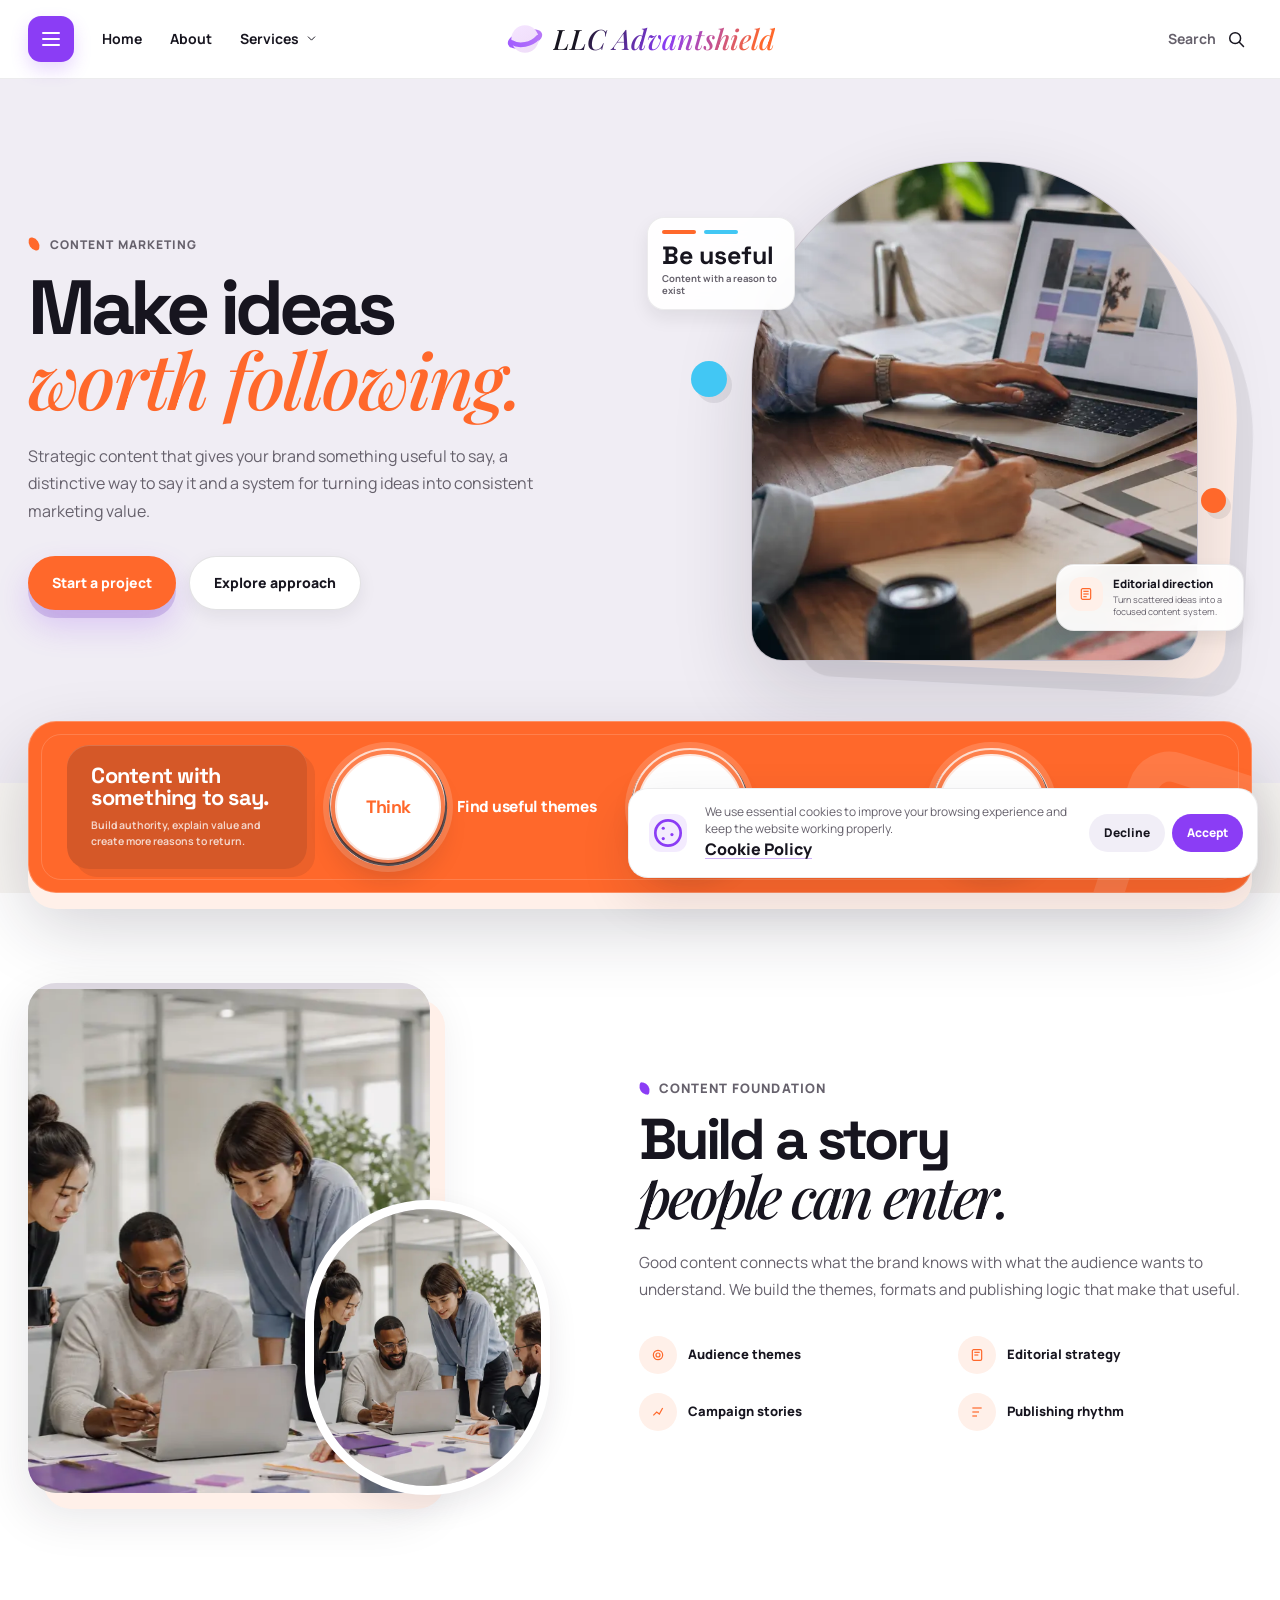
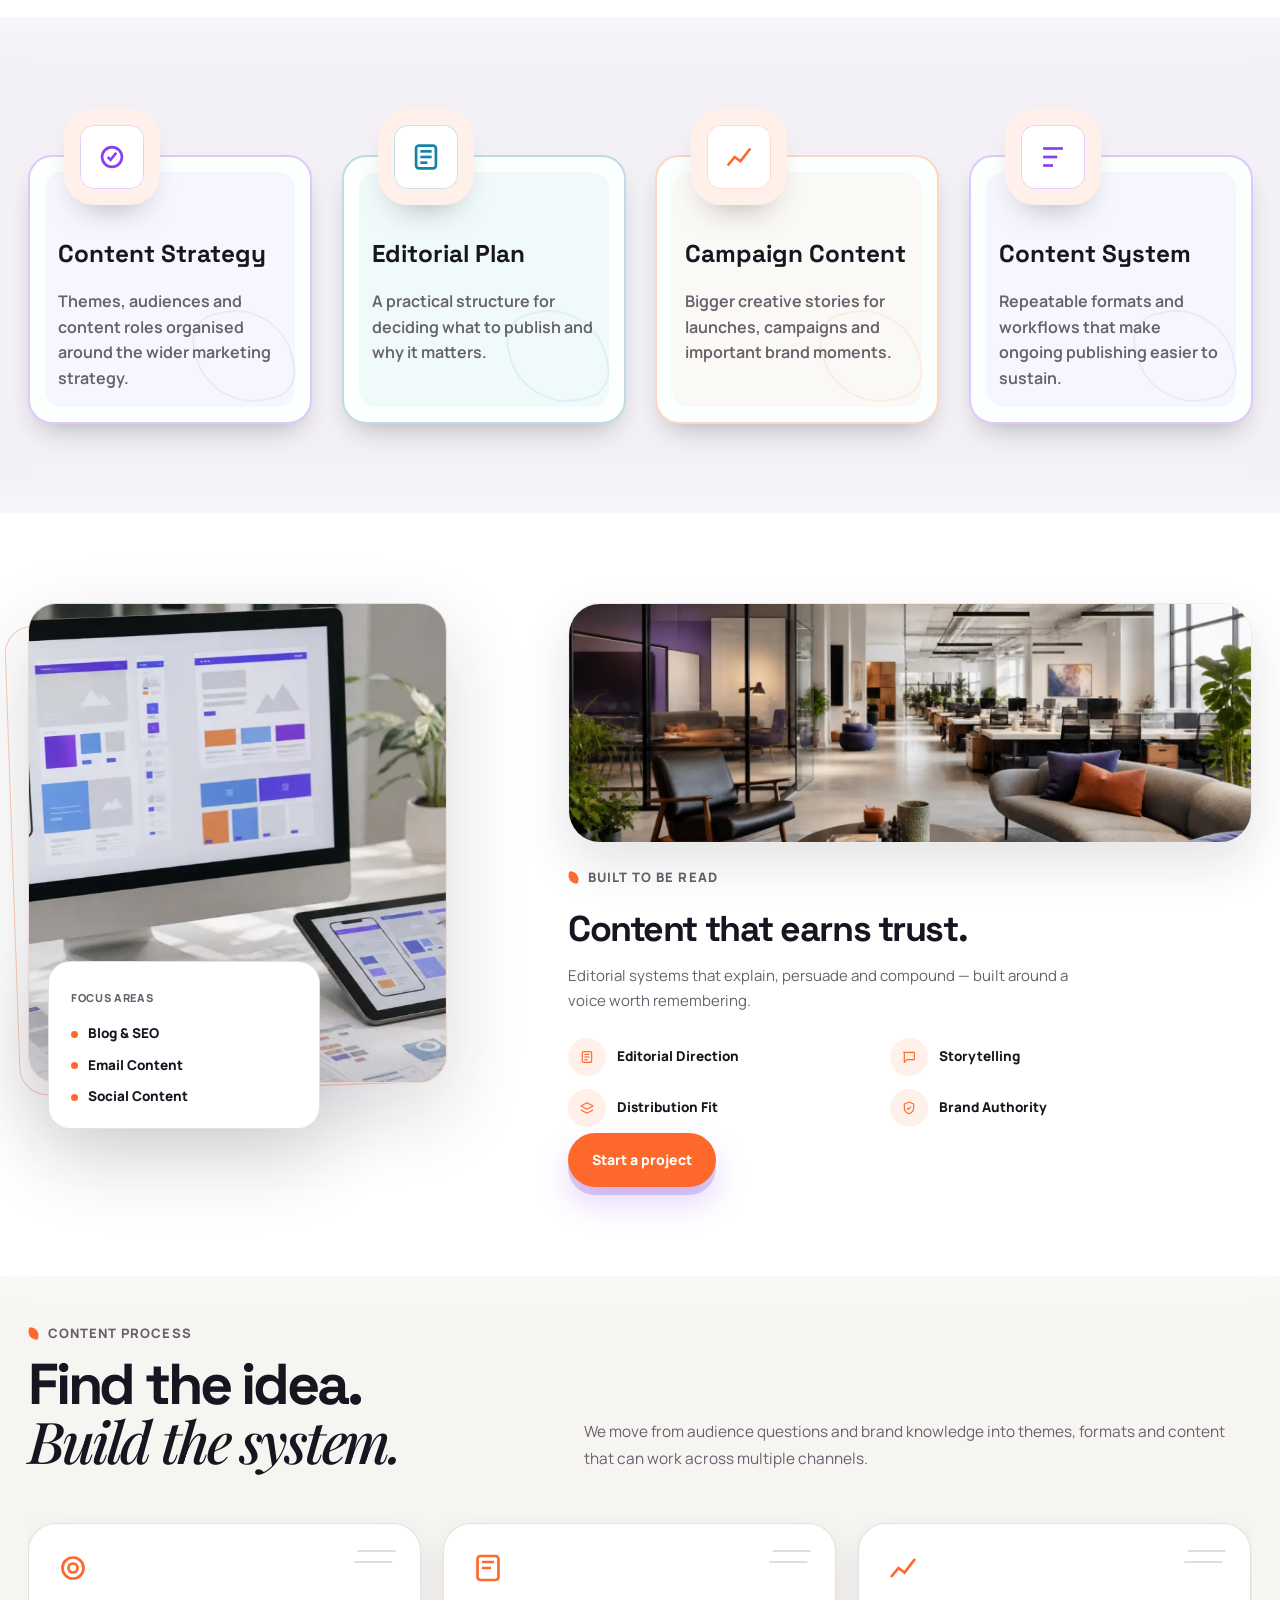
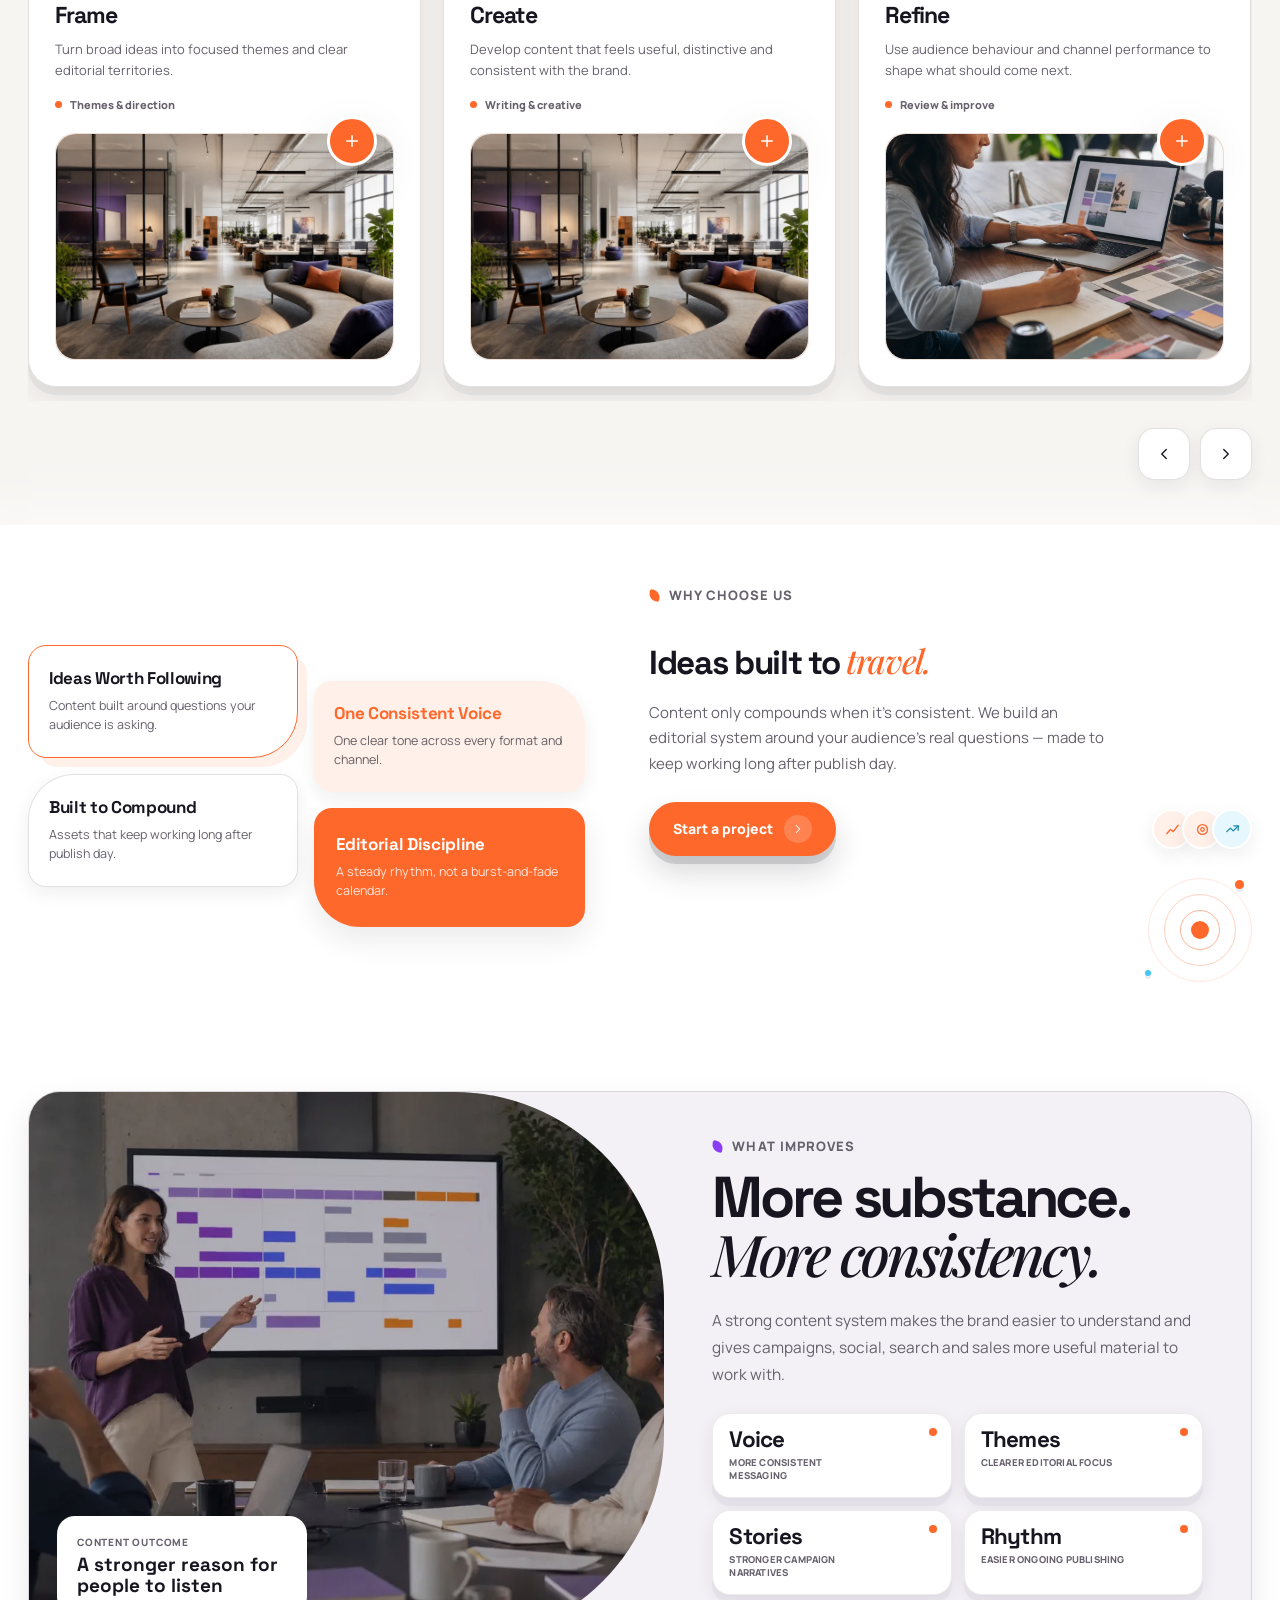
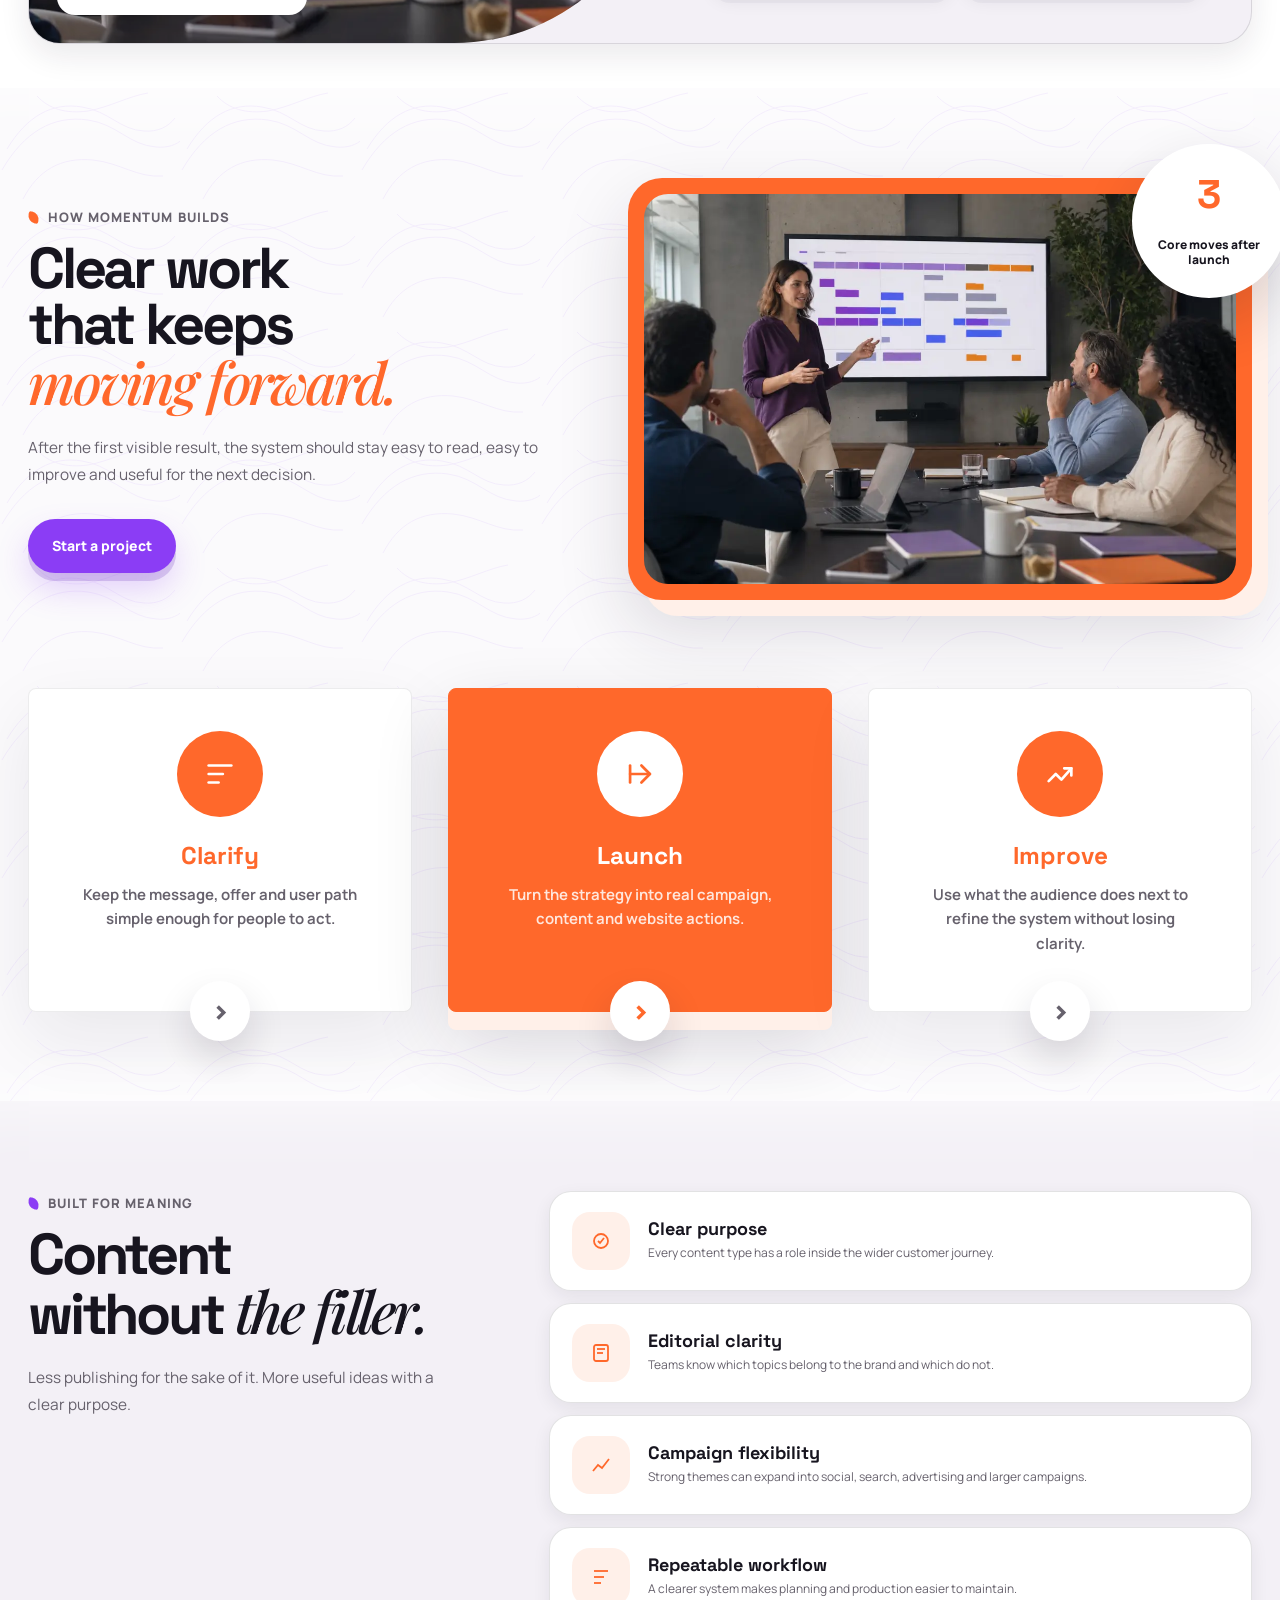
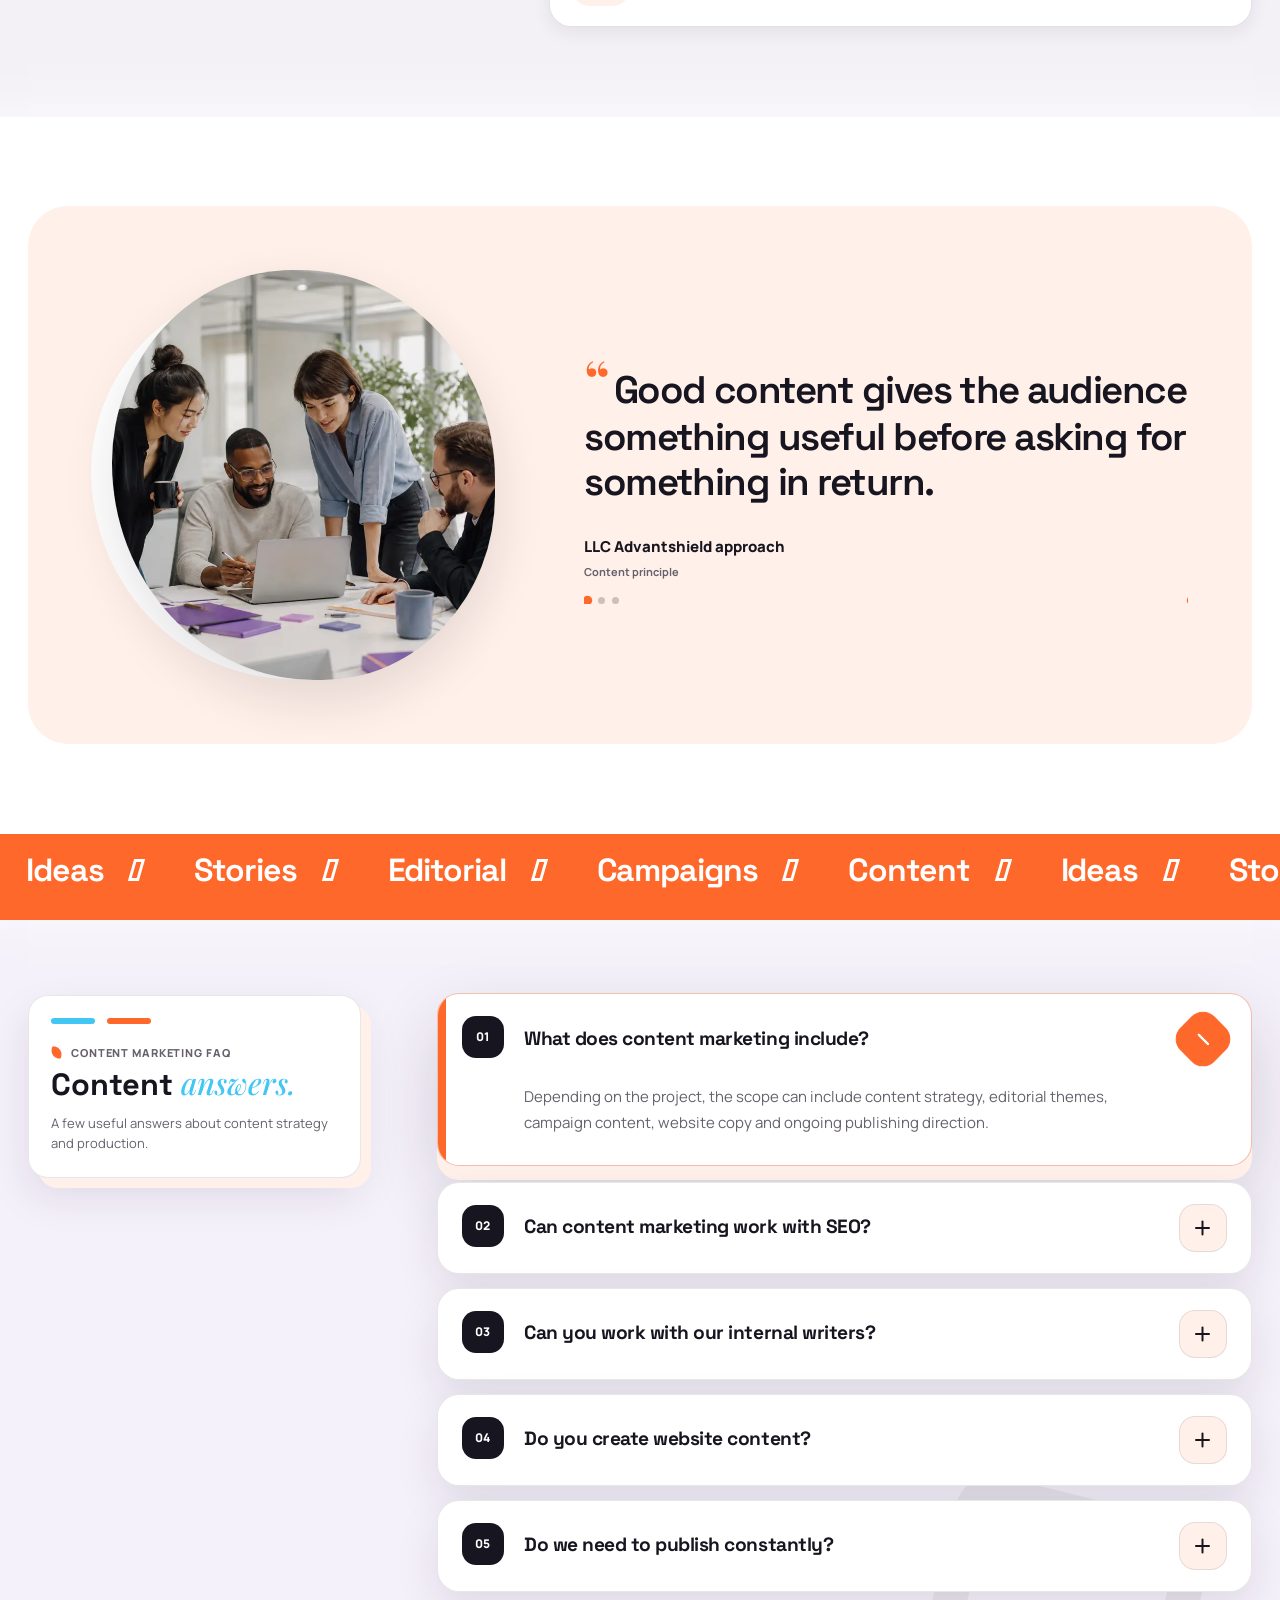
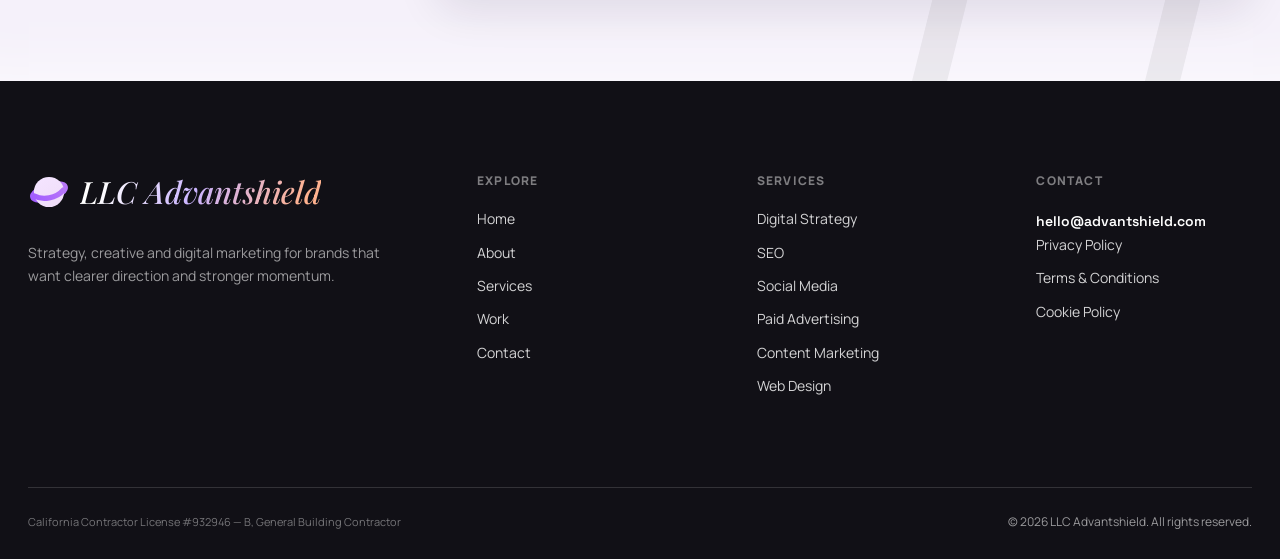
<file: content-marketing.html>
<!DOCTYPE html>
<html lang="en">
<head>
    <meta charset="UTF-8">

    <meta
        name="viewport"
        content="width=device-width, initial-scale=1.0"
    >

    <meta
        name="description"
        content="Strategic content systems that turn ideas into valuable brand experiences."
    >

    <meta
        name="theme-color"
        content="#f7f5f2"
    >

    <title>Content Marketing | LLC Advantshield</title>

    <link
        rel="icon"
        href="assets/icons/favicon.svg"
        type="image/svg+xml"
        data-site-favicon
    >


    <link
        rel="preconnect"
        href="https://fonts.googleapis.com"
    >

    <link
        rel="preconnect"
        href="https://fonts.gstatic.com"
        crossorigin
    >

    <link
        href="https://fonts.googleapis.com/css2?family=Manrope:wght@400;500;600;700;800&family=Playfair+Display:ital,wght@0,500;0,600;1,500;1,600&family=Space+Grotesk:wght@400;500;600;700&display=swap"
        rel="stylesheet"
    >


    <link
        rel="stylesheet"
        href="assets/vendor/swiper-bundle.min.css"
    >

    <link
        rel="stylesheet"
        href="assets/vendor/aos.css"
    >


    <link
        rel="stylesheet"
        href="assets/css/global.css"
    >

    <link
        rel="stylesheet"
        href="assets/css/services.css"
    >
    <script
        src="assets/vendor/swiper-bundle.min.js"
        defer
    ></script>

    <script
        src="assets/vendor/aos.js"
        defer
    ></script>

    <script
        src="assets/js/global.js"
        defer
    ></script>

    <script
        src="assets/js/services.js"
        defer
    ></script>
</head>

<body
    class="service-page service-page--content"
    data-page="contentMarketing"
>

<a
    class="skip-link"
    href="#main-content"
>
    Skip to content
</a>




<header class="site-header">

    <div class="container site-header__inner">

        <div class="site-header__left">

            <button
                class="menu-toggle"
                type="button"
                aria-label="Open menu"
                aria-controls="site-menu"
                aria-expanded="false"
            >
                <span
                    class="menu-toggle__lines"
                    aria-hidden="true"
                >
                    <span class="menu-toggle__line"></span>
                    <span class="menu-toggle__line"></span>
                    <span class="menu-toggle__line"></span>
                </span>
            </button>

            <nav
                class="site-header__nav"
                aria-label="Primary navigation"
            >
                <a
                    class="site-header__nav-link"
                    href="index.html"
                    data-nav-label="home"
                >
                    Home
                </a>

                <a
                    class="site-header__nav-link"
                    href="index.html#about"
                    data-nav-label="about"
                >
                    About
                </a>

                <div class="nav-services">

                    <button
                        class="site-header__nav-link nav-services__trigger"
                        type="button"
                        aria-haspopup="true"
                        aria-expanded="false"
                        aria-controls="services-menu"
                    >
                        <span data-nav-label="services">Services</span>

                        <svg
                            class="nav-services__chevron"
                            viewBox="0 0 24 24"
                            fill="none"
                            stroke="currentColor"
                            stroke-width="1.8"
                            stroke-linecap="round"
                            stroke-linejoin="round"
                            aria-hidden="true"
                        >
                            <path d="M6 9l6 6 6-6"></path>
                        </svg>
                    </button>

                    <div
                        class="nav-services__panel"
                        id="services-menu"
                    >

                        <a
                            class="nav-services__item"
                            href="digital-strategy.html"
                        >
                            <svg
                                class="nav-services__item-icon"
                                viewBox="0 0 24 24"
                                fill="none"
                                stroke="currentColor"
                                stroke-width="1.7"
                                aria-hidden="true"
                            >
                                <circle cx="12" cy="12" r="7"></circle>
                                <circle cx="12" cy="12" r="3"></circle>
                                <path d="M12 2v3"></path>
                                <path d="M22 12h-3"></path>
                            </svg>

                            <span>Digital Strategy</span>
                        </a>

                        <a
                            class="nav-services__item"
                            href="seo.html"
                        >
                            <svg
                                class="nav-services__item-icon"
                                viewBox="0 0 24 24"
                                fill="none"
                                stroke="currentColor"
                                stroke-width="1.7"
                                aria-hidden="true"
                            >
                                <circle cx="10.5" cy="10.5" r="6"></circle>
                                <path d="M15 15l5 5"></path>
                                <path d="M7.5 11h6"></path>
                                <path d="M10.5 8v6"></path>
                            </svg>

                            <span>SEO</span>
                        </a>

                        <a
                            class="nav-services__item"
                            href="social-media-marketing.html"
                        >
                            <svg
                                class="nav-services__item-icon"
                                viewBox="0 0 24 24"
                                fill="none"
                                stroke="currentColor"
                                stroke-width="1.7"
                                aria-hidden="true"
                            >
                                <path d="M5 16c3.7-5.3 7.8-8 14-8"></path>
                                <path d="M5 11c2.6-2.9 5.6-4.4 9-4.5"></path>
                                <circle cx="6" cy="18" r="2"></circle>
                            </svg>

                            <span>Social Media</span>
                        </a>

                        <a
                            class="nav-services__item"
                            href="paid-advertising.html"
                        >
                            <svg
                                class="nav-services__item-icon"
                                viewBox="0 0 24 24"
                                fill="none"
                                stroke="currentColor"
                                stroke-width="1.7"
                                aria-hidden="true"
                            >
                                <path d="M4 17V7l11-3v16L4 17Z"></path>
                                <path d="M15 9h4"></path>
                                <path d="M18 6v6"></path>
                                <path d="M7 18.5V22"></path>
                            </svg>

                            <span>Paid Advertising</span>
                        </a>

                        <a
                            class="nav-services__item"
                            href="content-marketing.html"
                        >
                            <svg
                                class="nav-services__item-icon"
                                viewBox="0 0 24 24"
                                fill="none"
                                stroke="currentColor"
                                stroke-width="1.7"
                                aria-hidden="true"
                            >
                                <rect x="5" y="4" width="14" height="16" rx="2"></rect>
                                <path d="M8 8h8"></path>
                                <path d="M8 12h8"></path>
                                <path d="M8 16h5"></path>
                            </svg>

                            <span>Content Marketing</span>
                        </a>

                        <a
                            class="nav-services__item"
                            href="web-design.html"
                        >
                            <svg
                                class="nav-services__item-icon"
                                viewBox="0 0 24 24"
                                fill="none"
                                stroke="currentColor"
                                stroke-width="1.7"
                                aria-hidden="true"
                            >
                                <rect x="3" y="4" width="18" height="16" rx="3"></rect>
                                <path d="M3 9h18"></path>
                                <path d="M7 6.5h.01"></path>
                                <path d="M10 6.5h.01"></path>
                            </svg>

                            <span>Web Design</span>
                        </a>

                    </div>

                </div>
            </nav>

        </div>


        <a
            class="site-header__brand"
            href="index.html"
            aria-label="LLC Advantshield home"
        >
            <img
                class="site-header__logo"
                src="assets/icons/logo.svg"
                alt="LLC Advantshield logo"
                width="38"
                height="38"
                data-site-logo
            >

            <span
                class="site-header__brand-name"
                data-brand-name
            >
                LLC Advantshield
            </span>
        </a>


        <div class="site-header__right">

            <button
                class="header-action header-search"
                type="button"
                aria-label="Search website"
                aria-controls="search-modal"
            >
                <span class="header-search__label">
                    Search
                </span>

                <svg
                    viewBox="0 0 24 24"
                    fill="none"
                    stroke="currentColor"
                    stroke-width="1.8"
                    stroke-linecap="round"
                    aria-hidden="true"
                >
                    <circle
                        cx="11"
                        cy="11"
                        r="6.5"
                    ></circle>

                    <path d="M16 16L21 21"></path>
                </svg>
            </button>

        </div>

    </div>

</header>




<div
    class="menu-panel"
    id="site-menu"
    aria-hidden="true"
>

    <div class="container menu-panel__inner">

        <div class="menu-panel__main">

            <div class="menu-panel__top">

                <a
                    class="menu-panel__brand"
                    href="index.html"
                >
                    <img
                        src="assets/icons/logo.svg"
                        alt="LLC Advantshield logo"
                        width="40"
                        height="40"
                        data-site-logo
                    >

                    <span data-brand-name>
                        LLC Advantshield
                    </span>
                </a>

                <button
                    class="menu-panel__close"
                    type="button"
                    aria-label="Close menu"
                >
                    <svg
                        viewBox="0 0 24 24"
                        fill="none"
                        stroke="currentColor"
                        stroke-width="1.8"
                        stroke-linecap="round"
                        aria-hidden="true"
                    >
                        <path d="M5 5L19 19"></path>
                        <path d="M19 5L5 19"></path>
                    </svg>
                </button>

            </div>


            <div class="menu-panel__search">

                <input
                    class="menu-panel__search-input"
                    type="search"
                    aria-label="Search website"
                    placeholder="Search LLC Advantshield"
                    autocomplete="off"
                >

                <svg
                    class="menu-panel__search-icon"
                    viewBox="0 0 24 24"
                    fill="none"
                    stroke="currentColor"
                    stroke-width="1.7"
                    aria-hidden="true"
                >
                    <circle
                        cx="10.5"
                        cy="10.5"
                        r="6.5"
                    ></circle>

                    <path d="M15.5 15.5L21 21"></path>
                </svg>

            </div>


            <nav
                class="menu-panel__nav"
                aria-label="Fullscreen navigation"
            >
                <a
                    class="menu-panel__nav-link"
                    href="index.html"
                >
                    Home
                </a>

                <a
                    class="menu-panel__nav-link"
                    href="index.html#about"
                >
                    About
                </a>

                <a
                    class="menu-panel__nav-link"
                    href="index.html#services"
                >
                    Services
                </a>

                <a
                    class="menu-panel__nav-link"
                    href="index.html#projects"
                >
                    Selected Work
                </a>

                <a
                    class="menu-panel__nav-link"
                    href="index.html#contact"
                >
                    Contact
                </a>
            </nav>


            <div class="menu-panel__footer">

                <a
                    class="menu-panel__quick-link"
                    href="index.html#projects"
                >
                    Projects
                </a>

                <a
                    class="menu-panel__quick-link"
                    href="index.html#services"
                >
                    Services
                </a>

                <a
                    class="menu-panel__quick-link"
                    href="index.html#contact"
                >
                    Contact
                </a>

            </div>

        </div>


        <div
            class="menu-panel__gallery"
            aria-hidden="true"
        >

            <div class="menu-panel__gallery-item">
                <img
                    src="assets/images/local/analytics-dashboard.webp"
                    alt=""
                    width="700"
                    height="547"
                    loading="lazy"
                >
            </div>

            <div class="menu-panel__gallery-item">
                <img
                    src="assets/images/local/team-collaboration.webp"
                    alt=""
                    width="700"
                    height="547"
                    loading="lazy"
                >
            </div>

            <div class="menu-panel__gallery-item">
                <img
                    src="assets/images/local/content-planning.webp"
                    alt=""
                    width="700"
                    height="547"
                    loading="lazy"
                >
            </div>

            <div class="menu-panel__gallery-item">
                <img
                    src="assets/images/local/client-presentation.webp"
                    alt=""
                    width="700"
                    height="547"
                    loading="lazy"
                >
            </div>

            <div class="menu-panel__gallery-item">
                <img
                    src="assets/images/local/workshop-table.webp"
                    alt=""
                    width="700"
                    height="547"
                    loading="lazy"
                >
            </div>

            <div class="menu-panel__gallery-item">
                <img
                    src="assets/images/local/agency-office.webp"
                    alt=""
                    width="700"
                    height="547"
                    loading="lazy"
                >
            </div>

        </div>

    </div>

</div>




<div
    class="search-modal"
    id="search-modal"
    aria-hidden="true"
>

    <div
        class="search-modal__panel"
        role="dialog"
        aria-modal="true"
        aria-labelledby="search-title"
    >

        <div class="search-modal__header">

            <h2
                class="search-modal__title"
                id="search-title"
            >
                Find what you need
            </h2>

            <button
                class="search-modal__close"
                type="button"
                aria-label="Close search"
            >
                <svg
                    viewBox="0 0 24 24"
                    fill="none"
                    stroke="currentColor"
                    stroke-width="1.8"
                    stroke-linecap="round"
                    aria-hidden="true"
                >
                    <path d="M5 5L19 19"></path>
                    <path d="M19 5L5 19"></path>
                </svg>
            </button>

        </div>


        <div class="search-modal__field">

            <svg
                viewBox="0 0 24 24"
                fill="none"
                stroke="currentColor"
                stroke-width="1.8"
                aria-hidden="true"
            >
                <circle
                    cx="10.5"
                    cy="10.5"
                    r="6.5"
                ></circle>

                <path d="M15.5 15.5L21 21"></path>
            </svg>

            <input
                class="search-modal__input"
                type="search"
                placeholder="Search services, pages or topics"
                aria-label="Search"
                autocomplete="off"
            >

        </div>

        <div
            class="search-results"
            aria-live="polite"
        ></div>

    </div>

</div>




<main
    class="site"
    id="main-content"
>




    <section class="service-hero">

        <div class="container service-hero__inner">

            <div class="service-hero__content">

                <div class="service-hero__label">

                    <span
                        class="service-hero__label-mark"
                        aria-hidden="true"
                    ></span>

                    Content Marketing

                </div>


                <h1 class="service-hero__title">
                    Make ideas
                    <em>worth following.</em>
                </h1>


                <p class="service-hero__copy">
                    Strategic content that gives your brand
                    something useful to say, a distinctive way
                    to say it and a system for turning ideas
                    into consistent marketing value.
                </p>


                <div class="service-hero__actions">

                    <a
                        class="button button--primary"
                        href="index.html#contact"
                    >
                        Start a project
                    </a>

                    <a
                        class="button button--light"
                        href="#overview"
                    >
                        Explore approach
                    </a>

                </div>

            </div>


            <div class="service-hero__visual">

                <div
                    class="service-hero__media-back"
                    aria-hidden="true"
                ></div>


                <div class="service-hero__media">

                    <img
                        src="assets/images/local/content-planning.webp"
                        alt="Creative content planning session"
                        width="1100"
                        height="1500"
                        fetchpriority="high"
                    >

                </div>


                <div class="service-hero__float service-hero__float--metric">

                    <strong class="service-hero__float-value">
                        Be useful
                    </strong>

                    <span class="service-hero__float-label">
                        Content with a reason to exist
                    </span>

                </div>


                <div class="service-hero__float service-hero__float--feature">

                    <span class="service-hero__float-icon">

                        <svg
                            viewBox="0 0 24 24"
                            fill="none"
                            stroke="currentColor"
                            stroke-width="1.8"
                            aria-hidden="true"
                        >
                            <rect
                                x="5"
                                y="4"
                                width="14"
                                height="16"
                                rx="2"
                            ></rect>

                            <path d="M8 8h8"></path>
                            <path d="M8 12h8"></path>
                            <path d="M8 16h5"></path>
                        </svg>

                    </span>

                    <strong class="service-hero__float-title">
                        Editorial direction
                    </strong>

                    <span class="service-hero__float-copy">
                        Turn scattered ideas into
                        a focused content system.
                    </span>

                </div>


                <span
                    class="service-hero__accent service-hero__accent--one"
                    aria-hidden="true"
                ></span>

                <span
                    class="service-hero__accent service-hero__accent--two"
                    aria-hidden="true"
                ></span>

            </div>

        </div>

    </section>




    <section
        class="service-intro-overlap"
        aria-label="Content marketing approach"
    >

        <div class="container">

            <div class="service-intro-bar">

                <div class="service-intro-bar__lead">

                    <h2 class="service-intro-bar__lead-title">
                        Content with
                        something to say.
                    </h2>

                    <p class="service-intro-bar__lead-copy">
                        Build authority, explain value
                        and create more reasons to return.
                    </p>

                </div>


                <div class="service-intro-stat">

                    <strong class="service-intro-stat__value">
                        Think
                    </strong>

                    <span class="service-intro-stat__label">
                        Find useful themes
                    </span>

                </div>


                <div class="service-intro-stat">

                    <strong class="service-intro-stat__value">
                        Shape
                    </strong>

                    <span class="service-intro-stat__label">
                        Build the story
                    </span>

                </div>


                <div class="service-intro-stat">

                    <strong class="service-intro-stat__value">
                        Publish
                    </strong>

                    <span class="service-intro-stat__label">
                        Create consistent value
                    </span>

                </div>

            </div>

        </div>

    </section>




    <section
        class="section service-overview"
        id="overview"
    >

        <div class="container service-overview__grid">

            <div
                class="service-overview__visual"
                data-aos="fade-right"
            >

                <div
                    class="service-overview__main-media service-parallax"
                >
                    <img
                        src="assets/images/local/team-collaboration.webp"
                        alt="Creative team developing content ideas"
                        width="1000"
                        height="1030"
                        loading="lazy"
                    >
                </div>


                <div class="service-overview__secondary-media">

                    <img
                        src="assets/images/local/team-collaboration.webp"
                        alt="Marketing team organising content strategy"
                        width="700"
                        height="700"
                        loading="lazy"
                    >

                </div>

            </div>


            <div
                class="service-overview__content"
                data-aos="fade-left"
            >

                <div class="section-kicker">
                    Content foundation
                </div>

                <h2 class="section-title">
                    Build a story
                    <em>people can enter.</em>
                </h2>

                <p class="section-copy">
                    Good content connects what the brand
                    knows with what the audience wants to
                    understand. We build the themes, formats
                    and publishing logic that make that useful.
                </p>


                <div class="service-overview__points">

                    <div class="service-overview-point">

                        <span class="service-overview-point__icon">
                            <svg
                                viewBox="0 0 24 24"
                                fill="none"
                                stroke="currentColor"
                                stroke-width="1.8"
                                aria-hidden="true"
                            >
                                <circle
                                    cx="12"
                                    cy="12"
                                    r="7"
                                ></circle>

                                <circle
                                    cx="12"
                                    cy="12"
                                    r="3"
                                ></circle>
                            </svg>
                        </span>

                        Audience themes

                    </div>


                    <div class="service-overview-point">

                        <span class="service-overview-point__icon">
                            <svg
                                viewBox="0 0 24 24"
                                fill="none"
                                stroke="currentColor"
                                stroke-width="1.8"
                                aria-hidden="true"
                            >
                                <rect
                                    x="5"
                                    y="4"
                                    width="14"
                                    height="16"
                                    rx="2"
                                ></rect>

                                <path d="M8 8h8"></path>
                                <path d="M8 12h6"></path>
                            </svg>
                        </span>

                        Editorial strategy

                    </div>


                    <div class="service-overview-point">

                        <span class="service-overview-point__icon">
                            <svg
                                viewBox="0 0 24 24"
                                fill="none"
                                stroke="currentColor"
                                stroke-width="1.8"
                                aria-hidden="true"
                            >
                                <path d="M5 17 10 12l4 3 5-9"></path>
                            </svg>
                        </span>

                        Campaign stories

                    </div>


                    <div class="service-overview-point">

                        <span class="service-overview-point__icon">
                            <svg
                                viewBox="0 0 24 24"
                                fill="none"
                                stroke="currentColor"
                                stroke-width="1.8"
                                aria-hidden="true"
                            >
                                <path d="M5 6h14"></path>
                                <path d="M5 12h10"></path>
                                <path d="M5 18h7"></path>
                            </svg>
                        </span>

                        Publishing rhythm

                    </div>

                </div>

            </div>

        </div>

    </section>




    <section class="section service-deliverables">

        <div class="container">

            <div class="service-deliverables__head">

                <div
                    class="section-heading"
                    data-aos="fade-up"
                >

                    <div class="section-kicker">
                        What we build
                    </div>

                    <h2 class="section-title">
                        Content with
                        <em>a clear role.</em>
                    </h2>

                </div>


                <p
                    class="section-copy"
                    data-aos="fade-up"
                    data-aos-delay="100"
                >
                    Each piece should support a larger story,
                    answer a useful question or help move
                    the audience toward the next decision.
                </p>

            </div>


            <div class="deliverables-grid">


                <article
                    class="deliverable-card"
                    data-aos="fade-up"
                >

                    <div class="deliverable-card__icon">

                        <svg
                            viewBox="0 0 24 24"
                            fill="none"
                            stroke="currentColor"
                            stroke-width="1.8"
                            aria-hidden="true"
                        >
                            <circle
                                cx="12"
                                cy="12"
                                r="7"
                            ></circle>

                            <path d="M9 12l2 2 4-5"></path>
                        </svg>

                    </div>

                    <h3 class="deliverable-card__title">
                        Content Strategy
                    </h3>

                    <p class="deliverable-card__copy">
                        Themes, audiences and content
                        roles organised around the
                        wider marketing strategy.
                    </p>

                </article>


                <article
                    class="deliverable-card"
                    data-aos="fade-up"
                    data-aos-delay="80"
                >

                    <div class="deliverable-card__icon">

                        <svg
                            viewBox="0 0 24 24"
                            fill="none"
                            stroke="currentColor"
                            stroke-width="1.8"
                            aria-hidden="true"
                        >
                            <rect
                                x="5"
                                y="4"
                                width="14"
                                height="16"
                                rx="2"
                            ></rect>

                            <path d="M8 8h8"></path>
                            <path d="M8 12h8"></path>
                            <path d="M8 16h5"></path>
                        </svg>

                    </div>

                    <h3 class="deliverable-card__title">
                        Editorial Plan
                    </h3>

                    <p class="deliverable-card__copy">
                        A practical structure for
                        deciding what to publish
                        and why it matters.
                    </p>

                </article>


                <article
                    class="deliverable-card"
                    data-aos="fade-up"
                    data-aos-delay="160"
                >

                    <div class="deliverable-card__icon">

                        <svg
                            viewBox="0 0 24 24"
                            fill="none"
                            stroke="currentColor"
                            stroke-width="1.8"
                            aria-hidden="true"
                        >
                            <path d="M4 18 9 12l4 3 7-9"></path>
                        </svg>

                    </div>

                    <h3 class="deliverable-card__title">
                        Campaign Content
                    </h3>

                    <p class="deliverable-card__copy">
                        Bigger creative stories for
                        launches, campaigns and
                        important brand moments.
                    </p>

                </article>


                <article
                    class="deliverable-card"
                    data-aos="fade-up"
                    data-aos-delay="240"
                >

                    <div class="deliverable-card__icon">

                        <svg
                            viewBox="0 0 24 24"
                            fill="none"
                            stroke="currentColor"
                            stroke-width="1.8"
                            aria-hidden="true"
                        >
                            <path d="M5 6h14"></path>
                            <path d="M5 12h10"></path>
                            <path d="M5 18h7"></path>
                        </svg>

                    </div>

                    <h3 class="deliverable-card__title">
                        Content System
                    </h3>

                    <p class="deliverable-card__copy">
                        Repeatable formats and workflows
                        that make ongoing publishing
                        easier to sustain.
                    </p>

                </article>

            </div>

        </div>

    </section>




    <section class="section service-highlight">

        <div class="container service-highlight__grid">

            <div
                class="service-highlight__visual"
                data-aos="fade-right"
            >

                <span class="service-highlight__frame-outline"></span>

                <div class="service-highlight__frame service-parallax">
                    <img
                        src="assets/images/local/web-design-workspace.webp"
                        alt="Team reviewing content plans"
                        width="800"
                        height="1000"
                        loading="lazy"
                    >
                </div>

                <div class="service-highlight__float">

                    <span class="service-highlight__float-kicker">
                        Focus areas
                    </span>

                    <div class="service-highlight__float-list">

                        <span class="service-highlight__float-tag">
                            Blog &amp; SEO
                        </span>

                        <span class="service-highlight__float-tag">
                            Email Content
                        </span>

                        <span class="service-highlight__float-tag">
                            Social Content
                        </span>

                    </div>

                </div>

            </div>


            <div
                class="service-highlight__content"
                data-aos="fade-left"
            >

                <div class="service-highlight__media">
                    <img
                        src="assets/images/local/agency-office.webp"
                        alt="Modern content studio workspace"
                        width="1000"
                        height="600"
                        loading="lazy"
                    >
                </div>


                <div class="service-highlight__text">

                    <div class="section-kicker">
                        Built to be read
                    </div>

                    <h2 class="service-highlight__title">
                        Content that earns trust.
                    </h2>

                    <p class="service-highlight__copy">
                        Editorial systems that explain, persuade
                        and compound — built around a voice
                        worth remembering.
                    </p>


                    <div class="service-highlight__points">

                        <div class="service-highlight-point">

                            <span class="service-highlight-point__icon">
                                <svg
                                    viewBox="0 0 24 24"
                                    fill="none"
                                    stroke="currentColor"
                                    stroke-width="1.7"
                                    aria-hidden="true"
                                >
                                    <rect
                                        x="5"
                                        y="4"
                                        width="14"
                                        height="16"
                                        rx="2"
                                    ></rect>

                                    <path d="M8 8h8"></path>
                                    <path d="M8 12h8"></path>
                                    <path d="M8 16h5"></path>
                                </svg>
                            </span>

                            Editorial Direction

                        </div>

                        <div class="service-highlight-point">

                            <span class="service-highlight-point__icon">
                                <svg
                                    viewBox="0 0 24 24"
                                    fill="none"
                                    stroke="currentColor"
                                    stroke-width="1.7"
                                    stroke-linejoin="round"
                                    aria-hidden="true"
                                >
                                    <path d="M4 5h16v11H9l-4 4V5Z"></path>
                                </svg>
                            </span>

                            Storytelling

                        </div>

                        <div class="service-highlight-point">

                            <span class="service-highlight-point__icon">
                                <svg
                                    viewBox="0 0 24 24"
                                    fill="none"
                                    stroke="currentColor"
                                    stroke-width="1.7"
                                    stroke-linejoin="round"
                                    aria-hidden="true"
                                >
                                    <path d="M12 4 3 9l9 5 9-5-9-5Z"></path>
                                    <path d="M3 15l9 5 9-5"></path>
                                </svg>
                            </span>

                            Distribution Fit

                        </div>

                        <div class="service-highlight-point">

                            <span class="service-highlight-point__icon">
                                <svg
                                    viewBox="0 0 24 24"
                                    fill="none"
                                    stroke="currentColor"
                                    stroke-width="1.7"
                                    aria-hidden="true"
                                >
                                    <path d="M12 3l7 3v5.5c0 4.6-3 7.7-7 9-4-1.3-7-4.4-7-9V6l7-3Z"></path>
                                    <path d="M9 12l2 2 4-4"></path>
                                </svg>
                            </span>

                            Brand Authority

                        </div>

                    </div>


                    <div class="service-highlight__actions">
                        <a
                            class="button button--primary service-highlight__cta"
                            href="index.html#contact"
                        >
                            Start a project
                        </a>
                    </div>

                </div>

            </div>

        </div>

    </section>




    <section class="section service-process">

        <div class="container">

            <div class="service-process__head">

                <div
                    class="section-heading"
                    data-aos="fade-up"
                >

                    <div class="section-kicker">
                        Content process
                    </div>

                    <h2 class="section-title">
                        Find the idea.
                        <em>Build the system.</em>
                    </h2>

                </div>


                <p
                    class="section-copy"
                    data-aos="fade-up"
                    data-aos-delay="100"
                >
                    We move from audience questions and brand
                    knowledge into themes, formats and content
                    that can work across multiple channels.
                </p>

            </div>


            <div
                class="swiper process-swiper"
                data-aos="fade-up"
                data-aos-delay="120"
            >

                <div class="swiper-wrapper">


                    <div class="swiper-slide">

                        <article class="process-card">

                            <div class="process-card__top">

                                <div class="process-card__icon">

                                    <svg
                                        viewBox="0 0 24 24"
                                        fill="none"
                                        stroke="currentColor"
                                        stroke-width="1.8"
                                        aria-hidden="true"
                                    >
                                        <circle
                                            cx="10"
                                            cy="10"
                                            r="5"
                                        ></circle>

                                        <path d="M14 14l6 6"></path>
                                    </svg>

                                </div>

                                <span
                                    class="process-card__mark"
                                    aria-hidden="true"
                                ></span>

                            </div>


                            <div class="process-card__content">

                                <h3 class="process-card__title">
                                    Discover
                                </h3>

                                <p class="process-card__copy">
                                    Understand what the audience
                                    needs and what the brand
                                    can speak about credibly.
                                </p>

                                <div class="process-card__meta">
                                    <span class="process-card__meta-dot"></span>
                                    Audience & insight
                                </div>

                            </div>


                            <div class="process-card__media">

                                <img
                                    src="assets/images/local/web-design-workspace.webp"
                                    alt="Team researching audience insight"
                                    width="600"
                                    height="400"
                                    loading="lazy"
                                >

                                <span
                                    class="process-card__badge"
                                    aria-hidden="true"
                                >
                                    <svg
                                        viewBox="0 0 24 24"
                                        fill="none"
                                        stroke="currentColor"
                                        stroke-width="2"
                                        stroke-linecap="round"
                                        aria-hidden="true"
                                    >
                                        <path d="M12 5v14"></path>
                                        <path d="M5 12h14"></path>
                                    </svg>
                                </span>

                            </div>

                        </article>

                    </div>


                    <div class="swiper-slide">

                        <article class="process-card">

                            <div class="process-card__top">

                                <div class="process-card__icon">

                                    <svg
                                        viewBox="0 0 24 24"
                                        fill="none"
                                        stroke="currentColor"
                                        stroke-width="1.8"
                                        aria-hidden="true"
                                    >
                                        <circle
                                            cx="12"
                                            cy="12"
                                            r="7"
                                        ></circle>

                                        <circle
                                            cx="12"
                                            cy="12"
                                            r="3"
                                        ></circle>
                                    </svg>

                                </div>

                                <span
                                    class="process-card__mark"
                                    aria-hidden="true"
                                ></span>

                            </div>


                            <div class="process-card__content">

                                <h3 class="process-card__title">
                                    Frame
                                </h3>

                                <p class="process-card__copy">
                                    Turn broad ideas into
                                    focused themes and
                                    clear editorial territories.
                                </p>

                                <div class="process-card__meta">
                                    <span class="process-card__meta-dot"></span>
                                    Themes & direction
                                </div>

                            </div>


                            <div class="process-card__media">

                                <img
                                    src="assets/images/local/agency-office.webp"
                                    alt="Team framing content direction"
                                    width="600"
                                    height="400"
                                    loading="lazy"
                                >

                                <span
                                    class="process-card__badge"
                                    aria-hidden="true"
                                >
                                    <svg
                                        viewBox="0 0 24 24"
                                        fill="none"
                                        stroke="currentColor"
                                        stroke-width="2"
                                        stroke-linecap="round"
                                        aria-hidden="true"
                                    >
                                        <path d="M12 5v14"></path>
                                        <path d="M5 12h14"></path>
                                    </svg>
                                </span>

                            </div>

                        </article>

                    </div>


                    <div class="swiper-slide">

                        <article class="process-card">

                            <div class="process-card__top">

                                <div class="process-card__icon">

                                    <svg
                                        viewBox="0 0 24 24"
                                        fill="none"
                                        stroke="currentColor"
                                        stroke-width="1.8"
                                        aria-hidden="true"
                                    >
                                        <rect
                                            x="5"
                                            y="4"
                                            width="14"
                                            height="16"
                                            rx="2"
                                        ></rect>

                                        <path d="M8 8h8"></path>
                                        <path d="M8 12h6"></path>
                                    </svg>

                                </div>

                                <span
                                    class="process-card__mark"
                                    aria-hidden="true"
                                ></span>

                            </div>


                            <div class="process-card__content">

                                <h3 class="process-card__title">
                                    Create
                                </h3>

                                <p class="process-card__copy">
                                    Develop content that
                                    feels useful, distinctive
                                    and consistent with the brand.
                                </p>

                                <div class="process-card__meta">
                                    <span class="process-card__meta-dot"></span>
                                    Writing & creative
                                </div>

                            </div>


                            <div class="process-card__media">

                                <img
                                    src="assets/images/local/agency-office.webp"
                                    alt="Writing in a creative studio space"
                                    width="600"
                                    height="400"
                                    loading="lazy"
                                >

                                <span
                                    class="process-card__badge"
                                    aria-hidden="true"
                                >
                                    <svg
                                        viewBox="0 0 24 24"
                                        fill="none"
                                        stroke="currentColor"
                                        stroke-width="2"
                                        stroke-linecap="round"
                                        aria-hidden="true"
                                    >
                                        <path d="M12 5v14"></path>
                                        <path d="M5 12h14"></path>
                                    </svg>
                                </span>

                            </div>

                        </article>

                    </div>


                    <div class="swiper-slide">

                        <article class="process-card">

                            <div class="process-card__top">

                                <div class="process-card__icon">

                                    <svg
                                        viewBox="0 0 24 24"
                                        fill="none"
                                        stroke="currentColor"
                                        stroke-width="1.8"
                                        aria-hidden="true"
                                    >
                                        <path d="M4 18 9 12l4 3 7-9"></path>
                                    </svg>

                                </div>

                                <span
                                    class="process-card__mark"
                                    aria-hidden="true"
                                ></span>

                            </div>


                            <div class="process-card__content">

                                <h3 class="process-card__title">
                                    Refine
                                </h3>

                                <p class="process-card__copy">
                                    Use audience behaviour and
                                    channel performance to shape
                                    what should come next.
                                </p>

                                <div class="process-card__meta">
                                    <span class="process-card__meta-dot"></span>
                                    Review & improve
                                </div>

                            </div>


                            <div class="process-card__media">

                                <img
                                    src="assets/images/local/content-planning.webp"
                                    alt="Reviewing content on a laptop"
                                    width="600"
                                    height="400"
                                    loading="lazy"
                                >

                                <span
                                    class="process-card__badge"
                                    aria-hidden="true"
                                >
                                    <svg
                                        viewBox="0 0 24 24"
                                        fill="none"
                                        stroke="currentColor"
                                        stroke-width="2"
                                        stroke-linecap="round"
                                        aria-hidden="true"
                                    >
                                        <path d="M12 5v14"></path>
                                        <path d="M5 12h14"></path>
                                    </svg>
                                </span>

                            </div>

                        </article>

                    </div>

                </div>

            </div>


            <div class="service-process__controls">

                <button
                    class="swiper-control process-swiper__prev"
                    type="button"
                    aria-label="Previous process step"
                >
                    <svg
                        viewBox="0 0 24 24"
                        fill="none"
                        stroke="currentColor"
                        stroke-width="1.8"
                        stroke-linecap="round"
                        aria-hidden="true"
                    >
                        <path d="M15 6l-6 6 6 6"></path>
                    </svg>
                </button>

                <button
                    class="swiper-control process-swiper__next"
                    type="button"
                    aria-label="Next process step"
                >
                    <svg
                        viewBox="0 0 24 24"
                        fill="none"
                        stroke="currentColor"
                        stroke-width="1.8"
                        stroke-linecap="round"
                        aria-hidden="true"
                    >
                        <path d="M9 6l6 6-6 6"></path>
                    </svg>
                </button>

            </div>

        </div>

    </section>




    <section class="section section--compact service-why">

        <div class="container service-why__grid">

            <div
                class="why-mosaic"
                data-aos="fade-up"
            >

                <div class="why-mosaic__col">

                    <article class="why-card why-card--frame">
                        <h3 class="why-card__title">
                            Ideas Worth Following
                        </h3>
                        <p class="why-card__copy">
                            Content built around questions
                            your audience is asking.
                        </p>
                    </article>

                    <article class="why-card why-card--border">
                        <h3 class="why-card__title">
                            Built to Compound
                        </h3>
                        <p class="why-card__copy">
                            Assets that keep working long
                            after publish day.
                        </p>
                    </article>

                </div>

                <div class="why-mosaic__col why-mosaic__col--b">

                    <article class="why-card why-card--tint">
                        <h3 class="why-card__title">
                            One Consistent Voice
                        </h3>
                        <p class="why-card__copy">
                            One clear tone across every
                            format and channel.
                        </p>
                    </article>

                    <article class="why-card why-card--solid">
                        <h3 class="why-card__title">
                            Editorial Discipline
                        </h3>
                        <p class="why-card__copy">
                            A steady rhythm, not a
                            burst-and-fade calendar.
                        </p>
                    </article>

                </div>

            </div>


            <div
                class="service-why__content"
                data-aos="fade-up"
                data-aos-delay="100"
            >

                <div class="section-kicker">
                    Why Choose Us
                </div>

                <h2 class="service-why__title">
                    Ideas built to
                    <em>travel.</em>
                </h2>

                <p class="service-why__copy">
                    Content only compounds when it's
                    consistent. We build an editorial system
                    around your audience's real questions —
                    made to keep working long after publish day.
                </p>

                <div class="service-why__foot">

                    <a
                        class="button button--primary"
                        href="index.html#contact"
                    >
                        Start a project

                        <span class="button__icon">
                            <svg
                                viewBox="0 0 24 24"
                                fill="none"
                                stroke="currentColor"
                                stroke-width="1.8"
                                stroke-linecap="round"
                                stroke-linejoin="round"
                                aria-hidden="true"
                            >
                                <path d="M9 6l6 6-6 6"></path>
                            </svg>
                        </span>
                    </a>

                    <div
                        class="why-chips"
                        aria-hidden="true"
                    >

                        <span class="why-chip">
                            <svg
                                viewBox="0 0 24 24"
                                fill="none"
                                stroke="currentColor"
                                stroke-width="1.8"
                                stroke-linecap="round"
                                stroke-linejoin="round"
                                aria-hidden="true"
                            >
                                <path d="M4 18 9 12l4 3 7-9"></path>
                            </svg>
                        </span>

                        <span class="why-chip">
                            <svg
                                viewBox="0 0 24 24"
                                fill="none"
                                stroke="currentColor"
                                stroke-width="1.8"
                                aria-hidden="true"
                            >
                                <circle
                                    cx="12"
                                    cy="12"
                                    r="7"
                                ></circle>
                                <circle
                                    cx="12"
                                    cy="12"
                                    r="2.5"
                                ></circle>
                            </svg>
                        </span>

                        <span class="why-chip">
                            <svg
                                viewBox="0 0 24 24"
                                fill="none"
                                stroke="currentColor"
                                stroke-width="1.8"
                                stroke-linecap="round"
                                stroke-linejoin="round"
                                aria-hidden="true"
                            >
                                <path d="M4 15l5-5 4 4 7-7"></path>
                                <path d="M14 7h6v6"></path>
                            </svg>
                        </span>

                    </div>

                </div>

                <div
                    class="why-orbit"
                    aria-hidden="true"
                >
                    <span class="why-orbit__ring why-orbit__ring--a"></span>
                    <span class="why-orbit__ring why-orbit__ring--b"></span>
                    <span class="why-orbit__ring why-orbit__ring--c"></span>
                    <span class="why-orbit__core"></span>
                    <span class="why-orbit__dot why-orbit__dot--a"></span>
                    <span class="why-orbit__dot why-orbit__dot--b"></span>
                </div>

            </div>

        </div>

    </section>




    <section class="section service-results">

        <div class="container">

            <div
                class="service-results__shell"
                data-aos="fade-up"
            >

                <div class="service-results__media">

                    <img
                        src="assets/images/local/client-presentation.webp"
                        alt="Creative team reviewing content concepts"
                        width="1100"
                        height="900"
                        loading="lazy"
                    >

                    <div class="service-results__badge">

                        <span class="service-results__badge-label">
                            Content outcome
                        </span>

                        <strong class="service-results__badge-title">
                            A stronger reason for people to listen
                        </strong>

                    </div>

                </div>


                <div class="service-results__content">

                    <div class="section-kicker">
                        What improves
                    </div>

                    <h2 class="section-title">
                        More substance.
                        <em>More consistency.</em>
                    </h2>

                    <p class="section-copy">
                        A strong content system makes the brand
                        easier to understand and gives campaigns,
                        social, search and sales more useful
                        material to work with.
                    </p>


                    <div class="service-results__metrics">

                        <div class="service-result-metric">

                            <strong class="service-result-metric__value">
                                Voice
                            </strong>

                            <span class="service-result-metric__label">
                                More consistent messaging
                            </span>

                        </div>


                        <div class="service-result-metric">

                            <strong class="service-result-metric__value">
                                Themes
                            </strong>

                            <span class="service-result-metric__label">
                                Clearer editorial focus
                            </span>

                        </div>


                        <div class="service-result-metric">

                            <strong class="service-result-metric__value">
                                Stories
                            </strong>

                            <span class="service-result-metric__label">
                                Stronger campaign narratives
                            </span>

                        </div>


                        <div class="service-result-metric">

                            <strong class="service-result-metric__value">
                                Rhythm
                            </strong>

                            <span class="service-result-metric__label">
                                Easier ongoing publishing
                            </span>

                        </div>

                    </div>

                </div>

            </div>

        </div>

    </section>




    <section class="section service-growth-system">

        <div class="container service-growth-system__inner">

            <div class="service-growth-system__top">

                <div
                    class="service-growth-system__content"
                    data-aos="fade-right"
                >

                    <div class="section-kicker">
                        How momentum builds
                    </div>

                    <h2 class="section-title">
                        Clear work that keeps
                        <em>moving forward.</em>
                    </h2>

                    <p class="section-copy">
                        After the first visible result, the system
                        should stay easy to read, easy to improve
                        and useful for the next decision.
                    </p>

                    <div class="service-growth-system__action">
                        <a
                            class="button button--primary"
                            href="index.html#contact"
                        >
                            Start a project
                        </a>
                    </div>

                </div>


                <div
                    class="service-growth-system__visual"
                    data-aos="fade-left"
                    data-aos-delay="100"
                >

                    <div class="service-growth-system__image">

                        <img
                            src="assets/images/local/client-presentation.webp"
                            alt="Marketing team reviewing campaign work"
                            width="1100"
                            height="760"
                            loading="lazy"
                        >

                    </div>

                    <div class="service-growth-system__badge">
                        <strong>3</strong>
                        <span>Core moves after launch</span>
                    </div>

                </div>

            </div>


            <div class="service-growth-system__cards">

                <article
                    class="growth-system-card"
                    data-aos="fade-up"
                >

                    <span class="growth-system-card__icon">
                        <svg
                            viewBox="0 0 24 24"
                            fill="none"
                            stroke="currentColor"
                            stroke-linecap="round"
                            stroke-linejoin="round"
                            aria-hidden="true"
                        >
                            <path d="M4 6h16"></path>
                            <path d="M4 12h10"></path>
                            <path d="M4 18h7"></path>
                        </svg>
                    </span>

                    <h3 class="growth-system-card__title">
                        Clarify
                    </h3>

                    <p class="growth-system-card__copy">
                        Keep the message, offer and user path
                        simple enough for people to act.
                    </p>

                    <span class="growth-system-card__arrow">
                        &gt;
                    </span>

                </article>


                <article
                    class="growth-system-card growth-system-card--featured"
                    data-aos="fade-up"
                    data-aos-delay="80"
                >

                    <span class="growth-system-card__icon">
                        <svg
                            viewBox="0 0 24 24"
                            fill="none"
                            stroke="currentColor"
                            stroke-linecap="round"
                            stroke-linejoin="round"
                            aria-hidden="true"
                        >
                            <path d="M5 12h14"></path>
                            <path d="M13 6l6 6-6 6"></path>
                            <path d="M5 6v12"></path>
                        </svg>
                    </span>

                    <h3 class="growth-system-card__title">
                        Launch
                    </h3>

                    <p class="growth-system-card__copy">
                        Turn the strategy into real campaign,
                        content and website actions.
                    </p>

                    <span class="growth-system-card__arrow">
                        &gt;
                    </span>

                </article>


                <article
                    class="growth-system-card"
                    data-aos="fade-up"
                    data-aos-delay="160"
                >

                    <span class="growth-system-card__icon">
                        <svg
                            viewBox="0 0 24 24"
                            fill="none"
                            stroke="currentColor"
                            stroke-linecap="round"
                            stroke-linejoin="round"
                            aria-hidden="true"
                        >
                            <path d="M4 17l5-5 4 4 7-8"></path>
                            <path d="M15 8h5v5"></path>
                        </svg>
                    </span>

                    <h3 class="growth-system-card__title">
                        Improve
                    </h3>

                    <p class="growth-system-card__copy">
                        Use what the audience does next to refine
                        the system without losing clarity.
                    </p>

                    <span class="growth-system-card__arrow">
                        &gt;
                    </span>

                </article>

            </div>

        </div>

    </section>




    <section class="section service-features">

        <div class="container service-features__grid">

            <div
                class="service-features__intro"
                data-aos="fade-right"
            >

                <div class="section-kicker">
                    Built for meaning
                </div>

                <h2 class="section-title">
                    Content without
                    <em>the filler.</em>
                </h2>

                <p class="section-copy">
                    Less publishing for the sake of it.
                    More useful ideas with a clear purpose.
                </p>

            </div>


            <div
                class="service-features__list"
                data-aos="fade-left"
            >

                <article class="service-feature">

                    <div class="service-feature__icon">

                        <svg
                            viewBox="0 0 24 24"
                            fill="none"
                            stroke="currentColor"
                            stroke-width="1.8"
                            aria-hidden="true"
                        >
                            <circle
                                cx="12"
                                cy="12"
                                r="7"
                            ></circle>

                            <path d="M9 12l2 2 4-5"></path>
                        </svg>

                    </div>

                    <div>

                        <h3 class="service-feature__title">
                            Clear purpose
                        </h3>

                        <p class="service-feature__copy">
                            Every content type has a role
                            inside the wider customer journey.
                        </p>

                    </div>

                </article>


                <article class="service-feature">

                    <div class="service-feature__icon">

                        <svg
                            viewBox="0 0 24 24"
                            fill="none"
                            stroke="currentColor"
                            stroke-width="1.8"
                            aria-hidden="true"
                        >
                            <rect
                                x="5"
                                y="4"
                                width="14"
                                height="16"
                                rx="2"
                            ></rect>

                            <path d="M8 8h8"></path>
                            <path d="M8 12h6"></path>
                        </svg>

                    </div>

                    <div>

                        <h3 class="service-feature__title">
                            Editorial clarity
                        </h3>

                        <p class="service-feature__copy">
                            Teams know which topics belong
                            to the brand and which do not.
                        </p>

                    </div>

                </article>


                <article class="service-feature">

                    <div class="service-feature__icon">

                        <svg
                            viewBox="0 0 24 24"
                            fill="none"
                            stroke="currentColor"
                            stroke-width="1.8"
                            aria-hidden="true"
                        >
                            <path d="M4 18 9 12l4 3 7-9"></path>
                        </svg>

                    </div>

                    <div>

                        <h3 class="service-feature__title">
                            Campaign flexibility
                        </h3>

                        <p class="service-feature__copy">
                            Strong themes can expand into
                            social, search, advertising
                            and larger campaigns.
                        </p>

                    </div>

                </article>


                <article class="service-feature">

                    <div class="service-feature__icon">

                        <svg
                            viewBox="0 0 24 24"
                            fill="none"
                            stroke="currentColor"
                            stroke-width="1.8"
                            aria-hidden="true"
                        >
                            <path d="M5 6h14"></path>
                            <path d="M5 12h10"></path>
                            <path d="M5 18h7"></path>
                        </svg>

                    </div>

                    <div>

                        <h3 class="service-feature__title">
                            Repeatable workflow
                        </h3>

                        <p class="service-feature__copy">
                            A clearer system makes
                            planning and production
                            easier to maintain.
                        </p>

                    </div>

                </article>

            </div>

        </div>

    </section>




    <section class="section service-testimonial">

        <div class="container">

            <div
                class="service-testimonial__shell"
                data-aos="fade-up"
            >

                <div class="service-testimonial__media">

                    <div class="service-testimonial__shape"></div>

                    <div class="service-testimonial__image">

                        <img
                            src="assets/images/local/team-collaboration.webp"
                            alt="Creative team shaping marketing content"
                            width="900"
                            height="900"
                            loading="lazy"
                        >

                    </div>

                </div>


                <div>

                    <p class="service-testimonial__quote">
                        Good content gives the audience
                        something useful before asking
                        for something in return.
                    </p>

                    <div class="service-testimonial__author">

                        <strong class="service-testimonial__name">
                            LLC Advantshield approach
                        </strong>

                        <span class="service-testimonial__role">
                            Content principle
                        </span>

                    </div>

                </div>

            </div>

        </div>

    </section>




    <section
        class="service-marquee"
        aria-label="Content marketing themes"
    >

        <div class="service-marquee__track">

            <div class="service-marquee__group">

                <span class="service-marquee__item">
                    Ideas
                    <span class="service-marquee__mark"></span>
                </span>

                <span class="service-marquee__item">
                    Stories
                    <span class="service-marquee__mark"></span>
                </span>

                <span class="service-marquee__item">
                    Editorial
                    <span class="service-marquee__mark"></span>
                </span>

                <span class="service-marquee__item">
                    Campaigns
                    <span class="service-marquee__mark"></span>
                </span>

                <span class="service-marquee__item">
                    Content
                    <span class="service-marquee__mark"></span>
                </span>

            </div>


            <div
                class="service-marquee__group"
                aria-hidden="true"
            >

                <span class="service-marquee__item">
                    Ideas
                    <span class="service-marquee__mark"></span>
                </span>

                <span class="service-marquee__item">
                    Stories
                    <span class="service-marquee__mark"></span>
                </span>

                <span class="service-marquee__item">
                    Editorial
                    <span class="service-marquee__mark"></span>
                </span>

                <span class="service-marquee__item">
                    Campaigns
                    <span class="service-marquee__mark"></span>
                </span>

                <span class="service-marquee__item">
                    Content
                    <span class="service-marquee__mark"></span>
                </span>

            </div>

        </div>

    </section>




    <section class="section service-faq">

        <div class="container service-faq__grid">

            <div
                class="service-faq__intro"
                data-aos="fade-right"
            >

                <div class="section-kicker">
                    Content Marketing FAQ
                </div>

                <h2 class="section-title">
                    Content
                    <em>answers.</em>
                </h2>

                <p class="section-copy">
                    A few useful answers about
                    content strategy and production.
                </p>

            </div>


            <div
                class="service-faq__list"
                data-aos="fade-left"
            >


                <article class="faq-item is-open">

                    <button
                        class="faq-item__button"
                        type="button"
                    >
                        <span class="faq-item__question">
                            What does content marketing include?
                        </span>

                        <span
                            class="faq-item__toggle"
                            aria-hidden="true"
                        ></span>
                    </button>

                    <div class="faq-item__panel">

                        <div class="faq-item__panel-inner">

                            <p class="faq-item__answer">
                                Depending on the project, the scope
                                can include content strategy, editorial
                                themes, campaign content, website copy
                                and ongoing publishing direction.
                            </p>

                        </div>

                    </div>

                </article>


                <article class="faq-item">

                    <button
                        class="faq-item__button"
                        type="button"
                    >
                        <span class="faq-item__question">
                            Can content marketing work with SEO?
                        </span>

                        <span
                            class="faq-item__toggle"
                            aria-hidden="true"
                        ></span>
                    </button>

                    <div class="faq-item__panel">

                        <div class="faq-item__panel-inner">

                            <p class="faq-item__answer">
                                Yes. Search insight can help identify
                                useful audience questions while the
                                content strategy ensures the material
                                still feels valuable and on-brand.
                            </p>

                        </div>

                    </div>

                </article>


                <article class="faq-item">

                    <button
                        class="faq-item__button"
                        type="button"
                    >
                        <span class="faq-item__question">
                            Can you work with our internal writers?
                        </span>

                        <span
                            class="faq-item__toggle"
                            aria-hidden="true"
                        ></span>
                    </button>

                    <div class="faq-item__panel">

                        <div class="faq-item__panel-inner">

                            <p class="faq-item__answer">
                                Yes. We can create the strategy,
                                editorial framework and campaign
                                direction while your internal team
                                handles some or all production.
                            </p>

                        </div>

                    </div>

                </article>


                <article class="faq-item">

                    <button
                        class="faq-item__button"
                        type="button"
                    >
                        <span class="faq-item__question">
                            Do you create website content?
                        </span>

                        <span
                            class="faq-item__toggle"
                            aria-hidden="true"
                        ></span>
                    </button>

                    <div class="faq-item__panel">

                        <div class="faq-item__panel-inner">

                            <p class="faq-item__answer">
                                Yes. Content Marketing can be combined
                                with Web Design when a project needs
                                website messaging, landing page content
                                or a wider digital content system.
                            </p>

                        </div>

                    </div>

                </article>


                <article class="faq-item">

                    <button
                        class="faq-item__button"
                        type="button"
                    >
                        <span class="faq-item__question">
                            Do we need to publish constantly?
                        </span>

                        <span
                            class="faq-item__toggle"
                            aria-hidden="true"
                        ></span>
                    </button>

                    <div class="faq-item__panel">

                        <div class="faq-item__panel-inner">

                            <p class="faq-item__answer">
                                No. The right publishing rhythm depends
                                on the audience, channels and available
                                resources. Consistency and usefulness
                                matter more than unnecessary volume.
                            </p>

                        </div>

                    </div>

                </article>

            </div>

        </div>

    </section>

</main>




<footer class="site-footer">

    <div class="container site-footer__inner">

        <div class="site-footer__top">

            <div class="site-footer__brand">

                <a
                    class="site-footer__logo"
                    href="index.html"
                >
                    <img
                        src="assets/icons/logo.svg"
                        alt="LLC Advantshield logo"
                        width="42"
                        height="42"
                        data-site-logo
                    loading="lazy"
                    >

                    <span data-brand-name>
                        LLC Advantshield
                    </span>
                </a>

                <p class="site-footer__intro">
                    Strategy, creative and digital marketing
                    for brands that want clearer direction
                    and stronger momentum.
                </p>

            </div>


            <div class="site-footer__column">

                <h2 class="site-footer__title">
                    Explore
                </h2>

                <nav
                    class="site-footer__links"
                    aria-label="Footer navigation"
                >
                    <a
                        class="site-footer__link"
                        href="index.html"
                    >
                        Home
                    </a>

                    <a
                        class="site-footer__link"
                        href="index.html#about"
                    >
                        About
                    </a>

                    <a
                        class="site-footer__link"
                        href="index.html#services"
                    >
                        Services
                    </a>

                    <a
                        class="site-footer__link"
                        href="index.html#projects"
                    >
                        Work
                    </a>

                    <a
                        class="site-footer__link"
                        href="index.html#contact"
                    >
                        Contact
                    </a>
                </nav>

            </div>


            <div class="site-footer__column">

                <h2 class="site-footer__title">
                    Services
                </h2>

                <nav
                    class="site-footer__links"
                    aria-label="Services"
                >
                    <a
                        class="site-footer__link"
                        href="digital-strategy.html"
                    >
                        Digital Strategy
                    </a>

                    <a
                        class="site-footer__link"
                        href="seo.html"
                    >
                        SEO
                    </a>

                    <a
                        class="site-footer__link"
                        href="social-media-marketing.html"
                    >
                        Social Media
                    </a>

                    <a
                        class="site-footer__link"
                        href="paid-advertising.html"
                    >
                        Paid Advertising
                    </a>

                    <a
                        class="site-footer__link"
                        href="content-marketing.html"
                    >
                        Content Marketing
                    </a>

                    <a
                        class="site-footer__link"
                        href="web-design.html"
                    >
                        Web Design
                    </a>
                </nav>

            </div>


            <div class="site-footer__column">

                <h2 class="site-footer__title">
                    Contact
                </h2>

                <a
                    class="site-footer__email"
                    href="mailto:hello@advantshield.com"
                    data-site-email
                >
                    hello@advantshield.com
                </a>

                <nav
                    class="site-footer__links"
                    aria-label="Legal navigation"
                >
                    <a
                        class="site-footer__link"
                        href="privacy-policy.html"
                    >
                        Privacy Policy
                    </a>

                    <a
                        class="site-footer__link"
                        href="terms.html"
                    >
                        Terms & Conditions
                    </a>

                    <a
                        class="site-footer__link"
                        href="cookies.html"
                    >
                        Cookie Policy
                    </a>
                </nav>

            </div>

        </div>


        <div class="site-footer__bottom">

            <p
                class="site-footer__disclaimer"
                data-site-disclaimer
            >
                California Contractor License #932946 — B, General Building Contractor
            </p>

            <p
                class="site-footer__copyright"
                data-copyright
            >
                © 2026 LLC Advantshield. All rights reserved.
            </p>

        </div>

    </div>

</footer>




<div
    class="cookie-card"
    hidden
>

    <div
        class="cookie-card__icon"
        aria-hidden="true"
    >
        <svg
            viewBox="0 0 24 24"
            fill="none"
            stroke="currentColor"
            stroke-width="1.7"
        >
            <circle
                cx="12"
                cy="12"
                r="8"
            ></circle>

            <circle
                cx="9"
                cy="9"
                r="1"
                fill="currentColor"
                stroke="none"
            ></circle>

            <circle
                cx="14.5"
                cy="13"
                r="1"
                fill="currentColor"
                stroke="none"
            ></circle>

            <circle
                cx="9"
                cy="15.5"
                r="1"
                fill="currentColor"
                stroke="none"
            ></circle>
        </svg>
    </div>


    <div class="cookie-card__content">

        <p
            class="cookie-card__text"
            data-cookie-message
        >
            We use essential cookies to improve your browsing
            experience and keep the website working properly.
        </p>

        <a
            class="cookie-card__link"
            href="cookies.html"
            data-cookie-policy
        >
            Cookie Policy
        </a>

    </div>


    <div class="cookie-card__actions">

        <button
            class="cookie-card__button cookie-card__button--decline"
            type="button"
            data-cookie-decline
        >
            Decline
        </button>

        <button
            class="cookie-card__button cookie-card__button--accept"
            type="button"
            data-cookie-accept
        >
            Accept
        </button>

    </div>

</div>

</body>
</html>
</file>
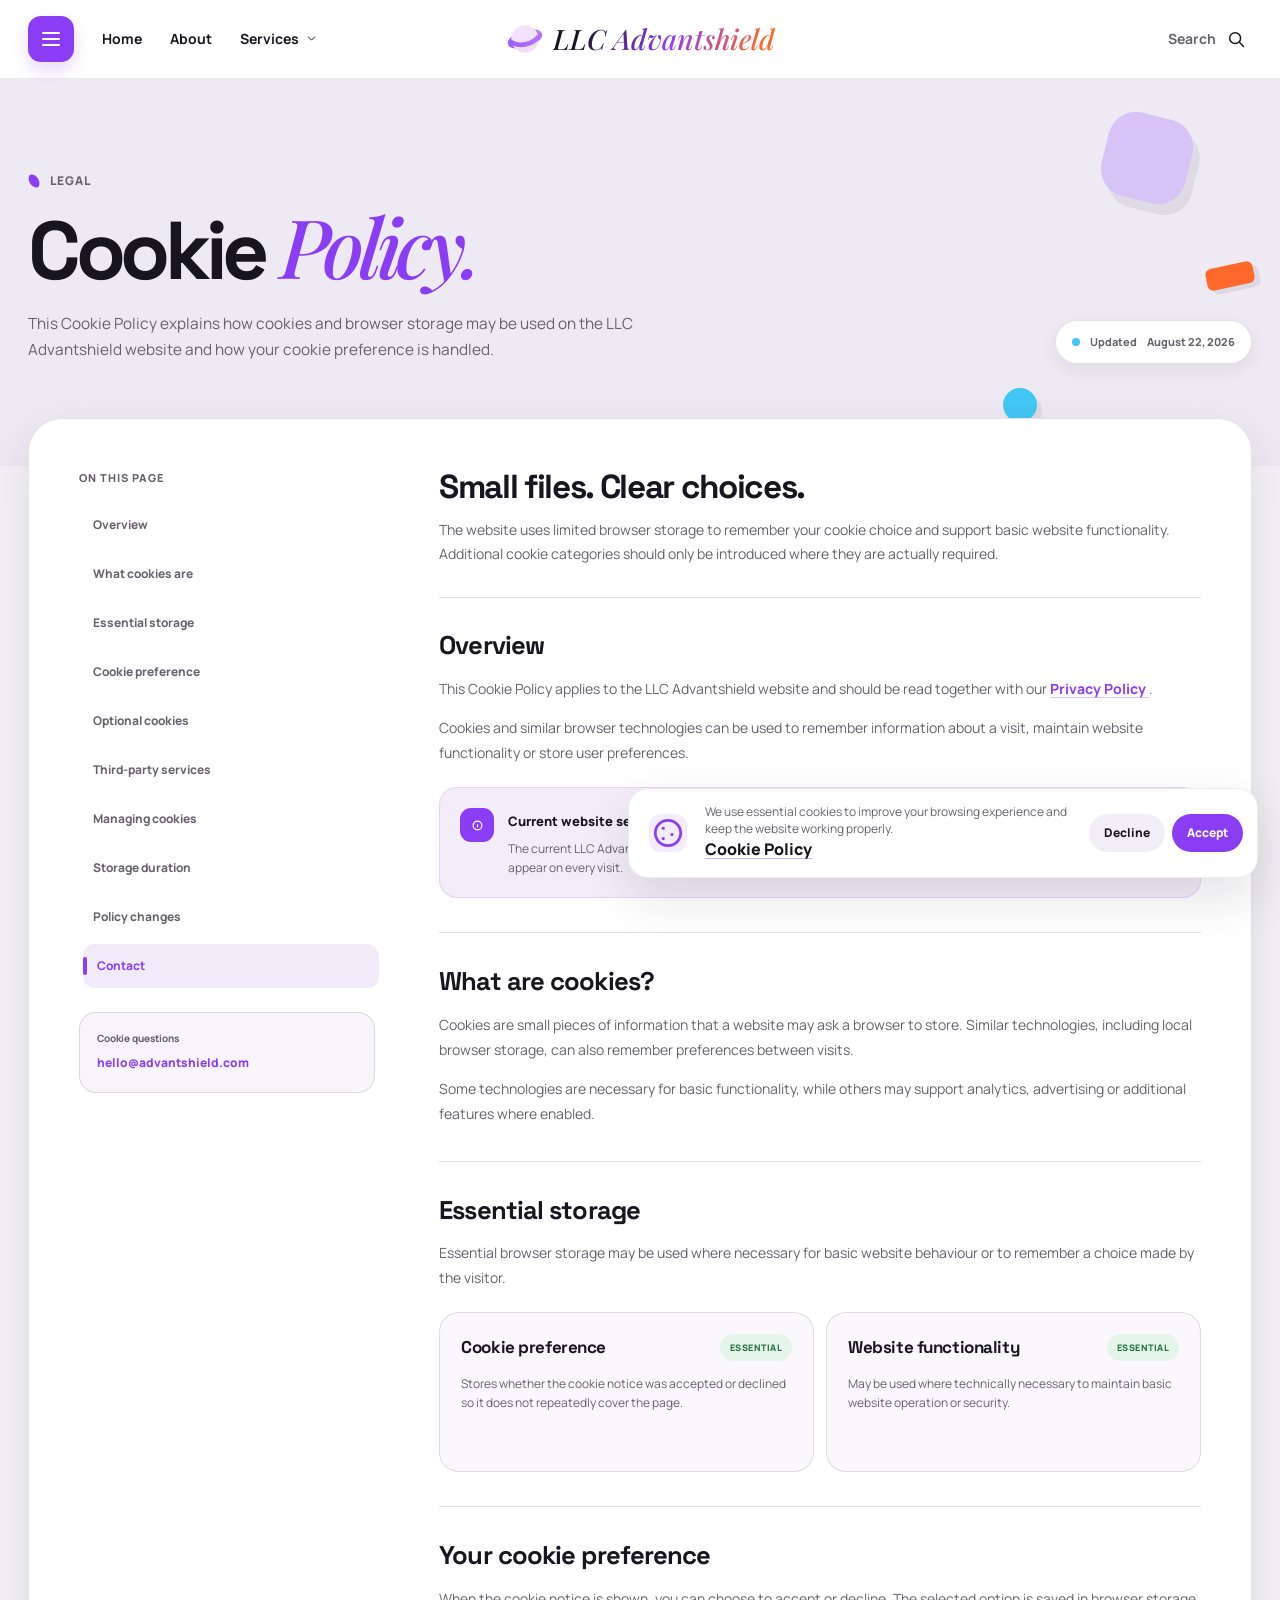
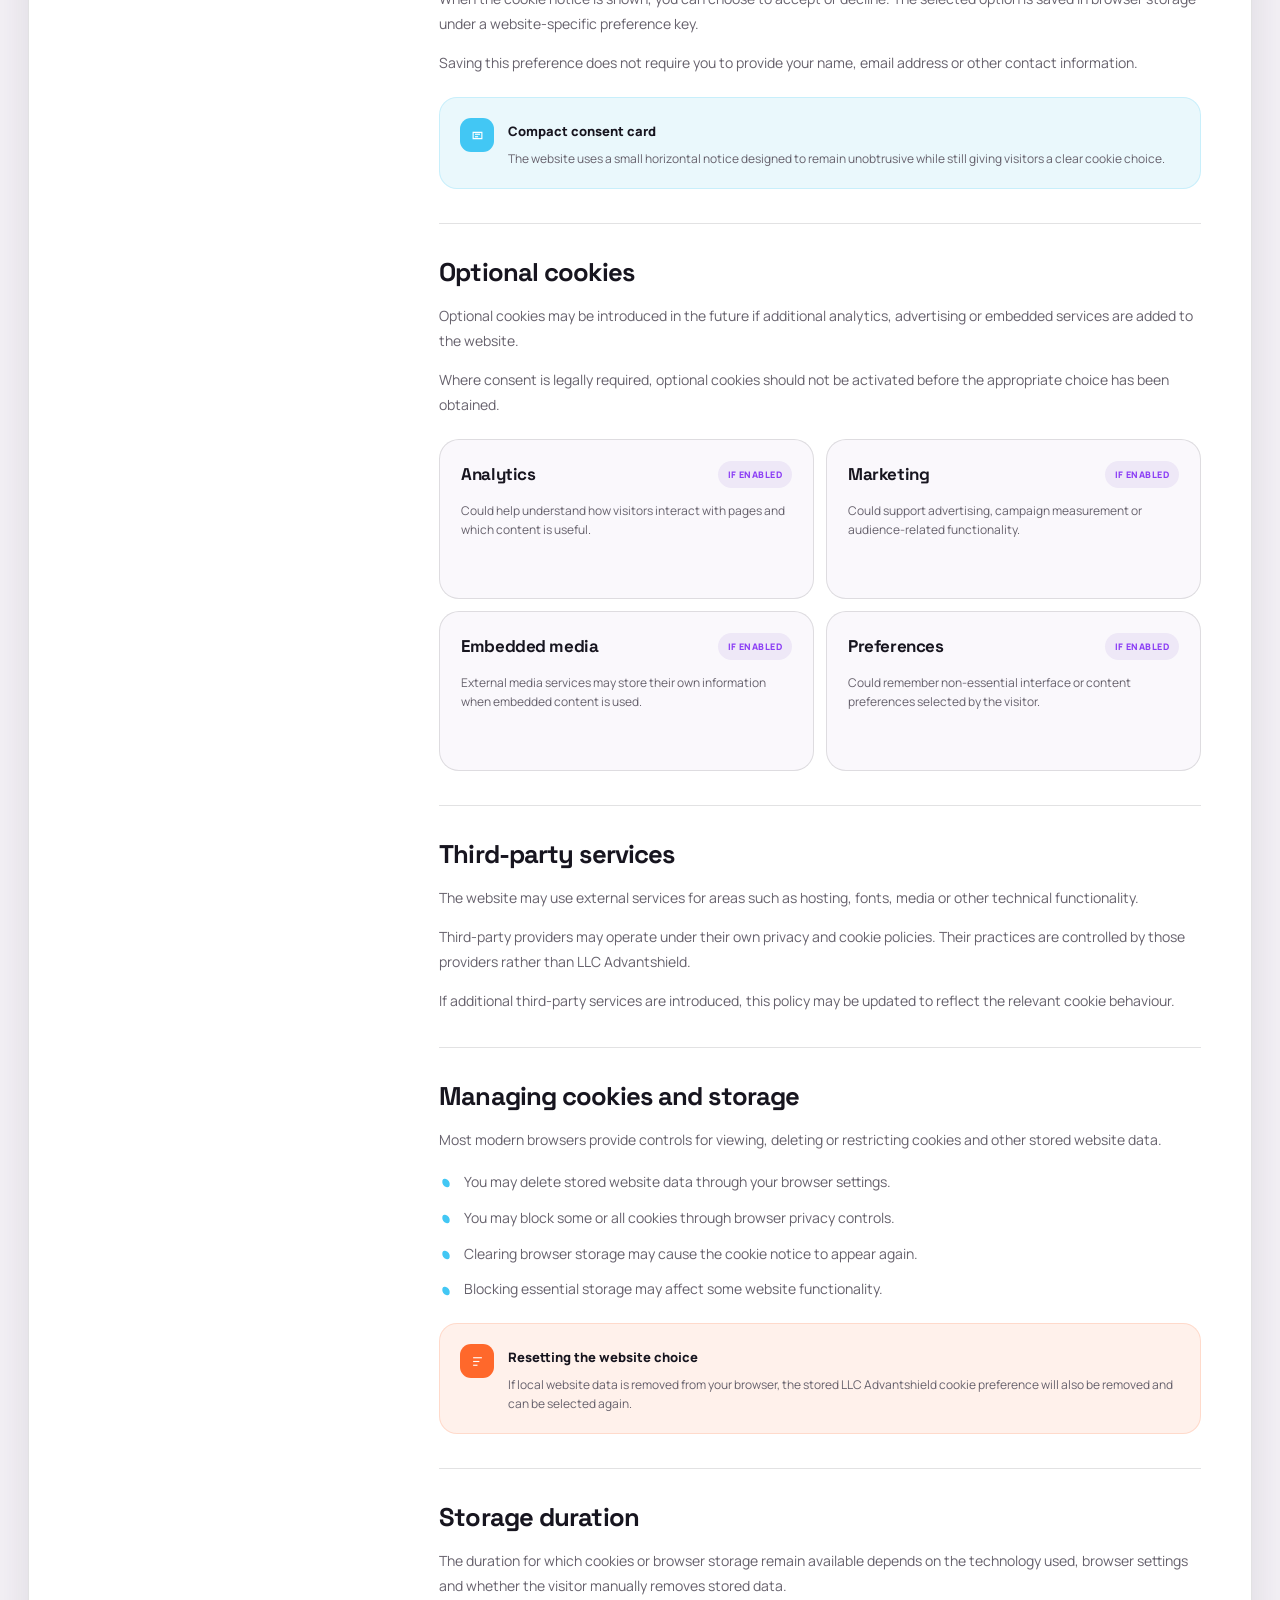
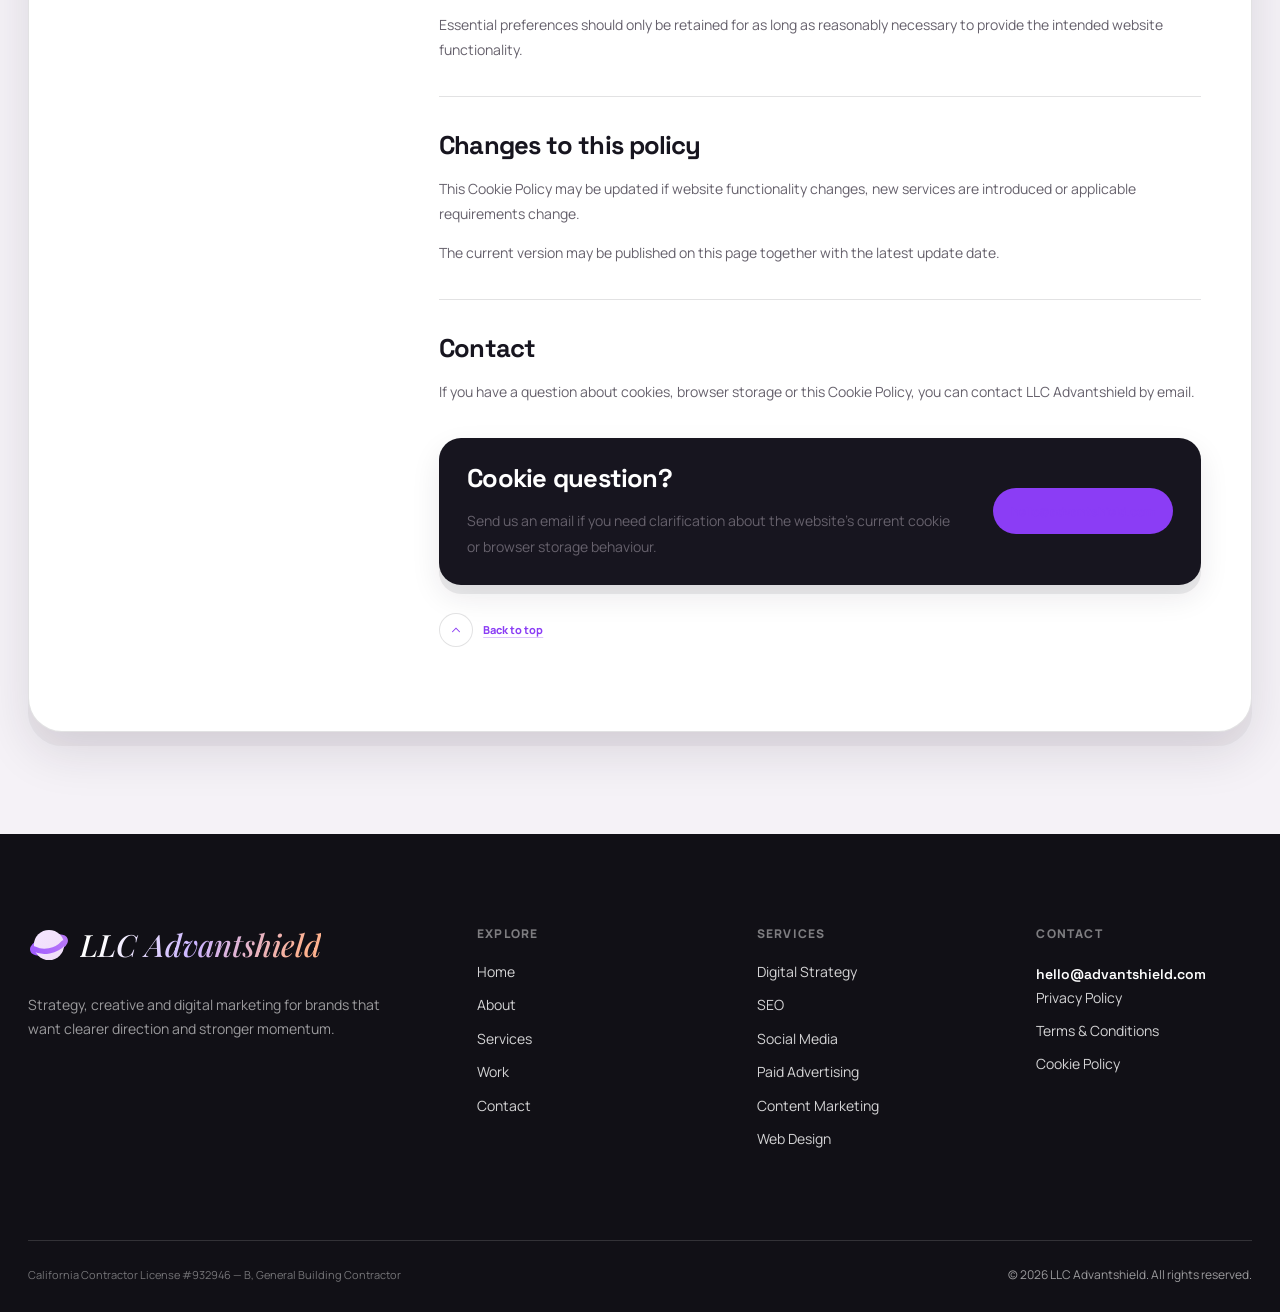
<file: cookies.html>
<!DOCTYPE html>
<html lang="en">
<head>
    <meta charset="UTF-8">

    <meta
        name="viewport"
        content="width=device-width, initial-scale=1.0"
    >

    <meta
        name="description"
        content="Cookie Policy for the LLC Advantshield website."
    >

    <meta
        name="theme-color"
        content="#f7f5f2"
    >

    <title>Cookie Policy | LLC Advantshield</title>

    <link
        rel="icon"
        href="assets/icons/favicon.svg"
        type="image/svg+xml"
        data-site-favicon
    >


    <link
        rel="preconnect"
        href="https://fonts.googleapis.com"
    >

    <link
        rel="preconnect"
        href="https://fonts.gstatic.com"
        crossorigin
    >

    <link
        href="https://fonts.googleapis.com/css2?family=Manrope:wght@400;500;600;700;800&family=Playfair+Display:ital,wght@0,500;0,600;1,500;1,600&family=Space+Grotesk:wght@400;500;600;700&display=swap"
        rel="stylesheet"
    >


    <link
        rel="stylesheet"
        href="assets/vendor/aos.css"
    >


    <link
        rel="stylesheet"
        href="assets/css/global.css"
    >

    <link
        rel="stylesheet"
        href="assets/css/legal.css"
    >
    <script
        src="assets/vendor/aos.js"
        defer
    ></script>

    <script
        src="assets/js/global.js"
        defer
    ></script>

    <script
        src="assets/js/legal.js"
        defer
    ></script>
</head>

<body
    class="legal-page"
    data-page="cookies"
>

<a
    class="skip-link"
    href="#main-content"
>
    Skip to content
</a>




<header class="site-header">

    <div class="container site-header__inner">

        <div class="site-header__left">

            <button
                class="menu-toggle"
                type="button"
                aria-label="Open menu"
                aria-controls="site-menu"
                aria-expanded="false"
            >
                <span
                    class="menu-toggle__lines"
                    aria-hidden="true"
                >
                    <span class="menu-toggle__line"></span>
                    <span class="menu-toggle__line"></span>
                    <span class="menu-toggle__line"></span>
                </span>
            </button>

            <nav
                class="site-header__nav"
                aria-label="Primary navigation"
            >
                <a
                    class="site-header__nav-link"
                    href="index.html"
                    data-nav-label="home"
                >
                    Home
                </a>

                <a
                    class="site-header__nav-link"
                    href="index.html#about"
                    data-nav-label="about"
                >
                    About
                </a>

                <div class="nav-services">

                    <button
                        class="site-header__nav-link nav-services__trigger"
                        type="button"
                        aria-haspopup="true"
                        aria-expanded="false"
                        aria-controls="services-menu"
                    >
                        <span data-nav-label="services">Services</span>

                        <svg
                            class="nav-services__chevron"
                            viewBox="0 0 24 24"
                            fill="none"
                            stroke="currentColor"
                            stroke-width="1.8"
                            stroke-linecap="round"
                            stroke-linejoin="round"
                            aria-hidden="true"
                        >
                            <path d="M6 9l6 6 6-6"></path>
                        </svg>
                    </button>

                    <div
                        class="nav-services__panel"
                        id="services-menu"
                    >

                        <a
                            class="nav-services__item"
                            href="digital-strategy.html"
                        >
                            <svg
                                class="nav-services__item-icon"
                                viewBox="0 0 24 24"
                                fill="none"
                                stroke="currentColor"
                                stroke-width="1.7"
                                aria-hidden="true"
                            >
                                <circle cx="12" cy="12" r="7"></circle>
                                <circle cx="12" cy="12" r="3"></circle>
                                <path d="M12 2v3"></path>
                                <path d="M22 12h-3"></path>
                            </svg>

                            <span>Digital Strategy</span>
                        </a>

                        <a
                            class="nav-services__item"
                            href="seo.html"
                        >
                            <svg
                                class="nav-services__item-icon"
                                viewBox="0 0 24 24"
                                fill="none"
                                stroke="currentColor"
                                stroke-width="1.7"
                                aria-hidden="true"
                            >
                                <circle cx="10.5" cy="10.5" r="6"></circle>
                                <path d="M15 15l5 5"></path>
                                <path d="M7.5 11h6"></path>
                                <path d="M10.5 8v6"></path>
                            </svg>

                            <span>SEO</span>
                        </a>

                        <a
                            class="nav-services__item"
                            href="social-media-marketing.html"
                        >
                            <svg
                                class="nav-services__item-icon"
                                viewBox="0 0 24 24"
                                fill="none"
                                stroke="currentColor"
                                stroke-width="1.7"
                                aria-hidden="true"
                            >
                                <path d="M5 16c3.7-5.3 7.8-8 14-8"></path>
                                <path d="M5 11c2.6-2.9 5.6-4.4 9-4.5"></path>
                                <circle cx="6" cy="18" r="2"></circle>
                            </svg>

                            <span>Social Media</span>
                        </a>

                        <a
                            class="nav-services__item"
                            href="paid-advertising.html"
                        >
                            <svg
                                class="nav-services__item-icon"
                                viewBox="0 0 24 24"
                                fill="none"
                                stroke="currentColor"
                                stroke-width="1.7"
                                aria-hidden="true"
                            >
                                <path d="M4 17V7l11-3v16L4 17Z"></path>
                                <path d="M15 9h4"></path>
                                <path d="M18 6v6"></path>
                                <path d="M7 18.5V22"></path>
                            </svg>

                            <span>Paid Advertising</span>
                        </a>

                        <a
                            class="nav-services__item"
                            href="content-marketing.html"
                        >
                            <svg
                                class="nav-services__item-icon"
                                viewBox="0 0 24 24"
                                fill="none"
                                stroke="currentColor"
                                stroke-width="1.7"
                                aria-hidden="true"
                            >
                                <rect x="5" y="4" width="14" height="16" rx="2"></rect>
                                <path d="M8 8h8"></path>
                                <path d="M8 12h8"></path>
                                <path d="M8 16h5"></path>
                            </svg>

                            <span>Content Marketing</span>
                        </a>

                        <a
                            class="nav-services__item"
                            href="web-design.html"
                        >
                            <svg
                                class="nav-services__item-icon"
                                viewBox="0 0 24 24"
                                fill="none"
                                stroke="currentColor"
                                stroke-width="1.7"
                                aria-hidden="true"
                            >
                                <rect x="3" y="4" width="18" height="16" rx="3"></rect>
                                <path d="M3 9h18"></path>
                                <path d="M7 6.5h.01"></path>
                                <path d="M10 6.5h.01"></path>
                            </svg>

                            <span>Web Design</span>
                        </a>

                    </div>

                </div>
            </nav>

        </div>


        <a
            class="site-header__brand"
            href="index.html"
            aria-label="LLC Advantshield home"
        >
            <img
                class="site-header__logo"
                src="assets/icons/logo.svg"
                alt="LLC Advantshield logo"
                width="38"
                height="38"
                data-site-logo
            >

            <span
                class="site-header__brand-name"
                data-brand-name
            >
                LLC Advantshield
            </span>
        </a>


        <div class="site-header__right">

            <button
                class="header-action header-search"
                type="button"
                aria-label="Search website"
                aria-controls="search-modal"
            >
                <span class="header-search__label">
                    Search
                </span>

                <svg
                    viewBox="0 0 24 24"
                    fill="none"
                    stroke="currentColor"
                    stroke-width="1.8"
                    stroke-linecap="round"
                    aria-hidden="true"
                >
                    <circle
                        cx="11"
                        cy="11"
                        r="6.5"
                    ></circle>

                    <path d="M16 16L21 21"></path>
                </svg>
            </button>

        </div>

    </div>

</header>




<div
    class="menu-panel"
    id="site-menu"
    aria-hidden="true"
>

    <div class="container menu-panel__inner">

        <div class="menu-panel__main">

            <div class="menu-panel__top">

                <a
                    class="menu-panel__brand"
                    href="index.html"
                >
                    <img
                        src="assets/icons/logo.svg"
                        alt="LLC Advantshield logo"
                        width="40"
                        height="40"
                        data-site-logo
                    >

                    <span data-brand-name>
                        LLC Advantshield
                    </span>
                </a>

                <button
                    class="menu-panel__close"
                    type="button"
                    aria-label="Close menu"
                >
                    <svg
                        viewBox="0 0 24 24"
                        fill="none"
                        stroke="currentColor"
                        stroke-width="1.8"
                        stroke-linecap="round"
                        aria-hidden="true"
                    >
                        <path d="M5 5L19 19"></path>
                        <path d="M19 5L5 19"></path>
                    </svg>
                </button>

            </div>


            <div class="menu-panel__search">

                <input
                    class="menu-panel__search-input"
                    type="search"
                    aria-label="Search website"
                    placeholder="Search LLC Advantshield"
                    autocomplete="off"
                >

                <svg
                    class="menu-panel__search-icon"
                    viewBox="0 0 24 24"
                    fill="none"
                    stroke="currentColor"
                    stroke-width="1.7"
                    aria-hidden="true"
                >
                    <circle
                        cx="10.5"
                        cy="10.5"
                        r="6.5"
                    ></circle>

                    <path d="M15.5 15.5L21 21"></path>
                </svg>

            </div>


            <nav
                class="menu-panel__nav"
                aria-label="Fullscreen navigation"
            >
                <a
                    class="menu-panel__nav-link"
                    href="index.html"
                >
                    Home
                </a>

                <a
                    class="menu-panel__nav-link"
                    href="index.html#about"
                >
                    About
                </a>

                <a
                    class="menu-panel__nav-link"
                    href="index.html#services"
                >
                    Services
                </a>

                <a
                    class="menu-panel__nav-link"
                    href="index.html#projects"
                >
                    Selected Work
                </a>

                <a
                    class="menu-panel__nav-link"
                    href="index.html#contact"
                >
                    Contact
                </a>
            </nav>


            <div class="menu-panel__footer">

                <a
                    class="menu-panel__quick-link"
                    href="index.html#projects"
                >
                    Projects
                </a>

                <a
                    class="menu-panel__quick-link"
                    href="index.html#services"
                >
                    Services
                </a>

                <a
                    class="menu-panel__quick-link"
                    href="index.html#contact"
                >
                    Contact
                </a>

            </div>

        </div>


        <div
            class="menu-panel__gallery"
            aria-hidden="true"
        >

            <div class="menu-panel__gallery-item">
                <img
                    src="assets/images/local/analytics-dashboard.webp"
                    alt=""
                    width="700"
                    height="547"
                    loading="lazy"
                >
            </div>

            <div class="menu-panel__gallery-item">
                <img
                    src="assets/images/local/team-collaboration.webp"
                    alt=""
                    width="700"
                    height="547"
                    loading="lazy"
                >
            </div>

            <div class="menu-panel__gallery-item">
                <img
                    src="assets/images/local/content-planning.webp"
                    alt=""
                    width="700"
                    height="547"
                    loading="lazy"
                >
            </div>

            <div class="menu-panel__gallery-item">
                <img
                    src="assets/images/local/client-presentation.webp"
                    alt=""
                    width="700"
                    height="547"
                    loading="lazy"
                >
            </div>

            <div class="menu-panel__gallery-item">
                <img
                    src="assets/images/local/workshop-table.webp"
                    alt=""
                    width="700"
                    height="547"
                    loading="lazy"
                >
            </div>

            <div class="menu-panel__gallery-item">
                <img
                    src="assets/images/local/agency-office.webp"
                    alt=""
                    width="700"
                    height="547"
                    loading="lazy"
                >
            </div>

        </div>

    </div>

</div>




<div
    class="search-modal"
    id="search-modal"
    aria-hidden="true"
>

    <div
        class="search-modal__panel"
        role="dialog"
        aria-modal="true"
        aria-labelledby="search-title"
    >

        <div class="search-modal__header">

            <h2
                class="search-modal__title"
                id="search-title"
            >
                Find what you need
            </h2>

            <button
                class="search-modal__close"
                type="button"
                aria-label="Close search"
            >
                <svg
                    viewBox="0 0 24 24"
                    fill="none"
                    stroke="currentColor"
                    stroke-width="1.8"
                    stroke-linecap="round"
                    aria-hidden="true"
                >
                    <path d="M5 5L19 19"></path>
                    <path d="M19 5L5 19"></path>
                </svg>
            </button>

        </div>


        <div class="search-modal__field">

            <svg
                viewBox="0 0 24 24"
                fill="none"
                stroke="currentColor"
                stroke-width="1.8"
                aria-hidden="true"
            >
                <circle
                    cx="10.5"
                    cy="10.5"
                    r="6.5"
                ></circle>

                <path d="M15.5 15.5L21 21"></path>
            </svg>

            <input
                class="search-modal__input"
                type="search"
                placeholder="Search services, pages or topics"
                aria-label="Search"
                autocomplete="off"
            >

        </div>

        <div
            class="search-results"
            aria-live="polite"
        ></div>

    </div>

</div>




<main
    class="site"
    id="main-content"
>




    <section
        class="legal-hero"
        id="legal-top"
    >

        <span
            class="legal-hero__shape legal-hero__shape--purple"
            aria-hidden="true"
        ></span>

        <span
            class="legal-hero__shape legal-hero__shape--blue"
            aria-hidden="true"
        ></span>

        <span
            class="legal-hero__shape legal-hero__shape--carrot"
            aria-hidden="true"
        ></span>


        <div class="container legal-hero__inner">

            <div
                class="legal-hero__content"
                data-aos="fade-up"
            >

                <div class="legal-hero__label">

                    <span
                        class="legal-hero__label-mark"
                        aria-hidden="true"
                    ></span>

                    Legal

                </div>


                <h1 class="legal-hero__title">
                    Cookie
                    <em>Policy.</em>
                </h1>


                <p class="legal-hero__copy">
                    This Cookie Policy explains how cookies
                    and browser storage may be used on the
                    LLC Advantshield website and how your cookie
                    preference is handled.
                </p>

            </div>


            <div
                class="legal-hero__meta"
                data-aos="fade-up"
                data-aos-delay="100"
            >

                <span
                    class="legal-hero__meta-mark"
                    aria-hidden="true"
                ></span>

                Updated
                <time data-legal-updated="2026-08-22">
                    August 22, 2026
                </time>

            </div>

        </div>

    </section>




    <section class="legal-content-section">

        <div class="container">

            <div class="legal-shell">




                <aside
                    class="legal-nav"
                    aria-label="Cookie Policy sections"
                >

                    <div class="legal-nav__title">
                        On this page
                    </div>


                    <nav class="legal-nav__list">

                        <a
                            class="legal-nav__link"
                            href="#overview"
                        >
                            Overview
                        </a>

                        <a
                            class="legal-nav__link"
                            href="#what-are-cookies"
                        >
                            What cookies are
                        </a>

                        <a
                            class="legal-nav__link"
                            href="#essential"
                        >
                            Essential storage
                        </a>

                        <a
                            class="legal-nav__link"
                            href="#preference"
                        >
                            Cookie preference
                        </a>

                        <a
                            class="legal-nav__link"
                            href="#optional"
                        >
                            Optional cookies
                        </a>

                        <a
                            class="legal-nav__link"
                            href="#third-party"
                        >
                            Third-party services
                        </a>

                        <a
                            class="legal-nav__link"
                            href="#managing"
                        >
                            Managing cookies
                        </a>

                        <a
                            class="legal-nav__link"
                            href="#retention"
                        >
                            Storage duration
                        </a>

                        <a
                            class="legal-nav__link"
                            href="#changes"
                        >
                            Policy changes
                        </a>

                        <a
                            class="legal-nav__link"
                            href="#contact-cookies"
                        >
                            Contact
                        </a>

                    </nav>


                    <div class="legal-nav__contact">

                        <span class="legal-nav__contact-label">
                            Cookie questions
                        </span>

                        <a
                            class="legal-nav__contact-email"
                            href="mailto:hello@advantshield.com"
                            data-site-email
                        >
                            hello@advantshield.com
                        </a>

                    </div>

                </aside>




                <article class="legal-article">

                    <div
                        class="legal-article__intro"
                        data-aos="fade-up"
                    >

                        <h2 class="legal-article__intro-title">
                            Small files. Clear choices.
                        </h2>

                        <p class="legal-article__intro-copy">
                            The website uses limited browser storage
                            to remember your cookie choice and support
                            basic website functionality. Additional
                            cookie categories should only be introduced
                            where they are actually required.
                        </p>

                    </div>




                    <section
                        class="legal-block"
                        id="overview"
                    >

                        <h2 class="legal-block__title">
                            Overview
                        </h2>

                        <p>
                            This Cookie Policy applies to the
                            LLC Advantshield website and should be read
                            together with our
                            <a href="privacy-policy.html">
                                Privacy Policy
                            </a>.
                        </p>

                        <p>
                            Cookies and similar browser technologies
                            can be used to remember information about
                            a visit, maintain website functionality
                            or store user preferences.
                        </p>

                        <div class="legal-note">

                            <span
                                class="legal-note__icon"
                                aria-hidden="true"
                            >
                                <svg
                                    viewBox="0 0 24 24"
                                    fill="none"
                                    stroke="currentColor"
                                    stroke-width="1.8"
                                >
                                    <circle
                                        cx="12"
                                        cy="12"
                                        r="7"
                                    ></circle>

                                    <path d="M12 10v5"></path>
                                    <path d="M12 7h.01"></path>
                                </svg>
                            </span>

                            <strong class="legal-note__title">
                                Current website setup
                            </strong>

                            <p class="legal-note__copy">
                                The current LLC Advantshield website stores
                                your cookie-card preference locally
                                so the same notice does not need
                                to appear on every visit.
                            </p>

                        </div>

                    </section>




                    <section
                        class="legal-block"
                        id="what-are-cookies"
                    >

                        <h2 class="legal-block__title">
                            What are cookies?
                        </h2>

                        <p>
                            Cookies are small pieces of information
                            that a website may ask a browser to store.
                            Similar technologies, including local
                            browser storage, can also remember
                            preferences between visits.
                        </p>

                        <p>
                            Some technologies are necessary for
                            basic functionality, while others may
                            support analytics, advertising or
                            additional features where enabled.
                        </p>

                    </section>




                    <section
                        class="legal-block"
                        id="essential"
                    >

                        <h2 class="legal-block__title">
                            Essential storage
                        </h2>

                        <p>
                            Essential browser storage may be used
                            where necessary for basic website
                            behaviour or to remember a choice
                            made by the visitor.
                        </p>


                        <div class="cookie-types">

                            <article class="cookie-type">

                                <div class="cookie-type__top">

                                    <h3 class="cookie-type__title">
                                        Cookie preference
                                    </h3>

                                    <span class="cookie-type__status">
                                        Essential
                                    </span>

                                </div>

                                <p class="cookie-type__copy">
                                    Stores whether the cookie notice
                                    was accepted or declined so it
                                    does not repeatedly cover the page.
                                </p>

                            </article>


                            <article class="cookie-type">

                                <div class="cookie-type__top">

                                    <h3 class="cookie-type__title">
                                        Website functionality
                                    </h3>

                                    <span class="cookie-type__status">
                                        Essential
                                    </span>

                                </div>

                                <p class="cookie-type__copy">
                                    May be used where technically
                                    necessary to maintain basic
                                    website operation or security.
                                </p>

                            </article>

                        </div>

                    </section>




                    <section
                        class="legal-block"
                        id="preference"
                    >

                        <h2 class="legal-block__title">
                            Your cookie preference
                        </h2>

                        <p>
                            When the cookie notice is shown,
                            you can choose to accept or decline.
                            The selected option is saved in
                            browser storage under a website-specific
                            preference key.
                        </p>

                        <p>
                            Saving this preference does not require
                            you to provide your name, email address
                            or other contact information.
                        </p>


                        <div class="legal-note legal-note--blue">

                            <span
                                class="legal-note__icon"
                                aria-hidden="true"
                            >
                                <svg
                                    viewBox="0 0 24 24"
                                    fill="none"
                                    stroke="currentColor"
                                    stroke-width="1.8"
                                >
                                    <path d="M5 7h14v10H5z"></path>
                                    <path d="M8 10h8"></path>
                                    <path d="M8 14h5"></path>
                                </svg>
                            </span>

                            <strong class="legal-note__title">
                                Compact consent card
                            </strong>

                            <p class="legal-note__copy">
                                The website uses a small horizontal
                                notice designed to remain unobtrusive
                                while still giving visitors a clear
                                cookie choice.
                            </p>

                        </div>

                    </section>




                    <section
                        class="legal-block"
                        id="optional"
                    >

                        <h2 class="legal-block__title">
                            Optional cookies
                        </h2>

                        <p>
                            Optional cookies may be introduced
                            in the future if additional analytics,
                            advertising or embedded services are
                            added to the website.
                        </p>

                        <p>
                            Where consent is legally required,
                            optional cookies should not be activated
                            before the appropriate choice has
                            been obtained.
                        </p>


                        <div class="cookie-types">

                            <article class="cookie-type">

                                <div class="cookie-type__top">

                                    <h3 class="cookie-type__title">
                                        Analytics
                                    </h3>

                                    <span class="cookie-type__status cookie-type__status--optional">
                                        If enabled
                                    </span>

                                </div>

                                <p class="cookie-type__copy">
                                    Could help understand how
                                    visitors interact with pages
                                    and which content is useful.
                                </p>

                            </article>


                            <article class="cookie-type">

                                <div class="cookie-type__top">

                                    <h3 class="cookie-type__title">
                                        Marketing
                                    </h3>

                                    <span class="cookie-type__status cookie-type__status--optional">
                                        If enabled
                                    </span>

                                </div>

                                <p class="cookie-type__copy">
                                    Could support advertising,
                                    campaign measurement or
                                    audience-related functionality.
                                </p>

                            </article>


                            <article class="cookie-type">

                                <div class="cookie-type__top">

                                    <h3 class="cookie-type__title">
                                        Embedded media
                                    </h3>

                                    <span class="cookie-type__status cookie-type__status--optional">
                                        If enabled
                                    </span>

                                </div>

                                <p class="cookie-type__copy">
                                    External media services may
                                    store their own information
                                    when embedded content is used.
                                </p>

                            </article>


                            <article class="cookie-type">

                                <div class="cookie-type__top">

                                    <h3 class="cookie-type__title">
                                        Preferences
                                    </h3>

                                    <span class="cookie-type__status cookie-type__status--optional">
                                        If enabled
                                    </span>

                                </div>

                                <p class="cookie-type__copy">
                                    Could remember non-essential
                                    interface or content preferences
                                    selected by the visitor.
                                </p>

                            </article>

                        </div>

                    </section>




                    <section
                        class="legal-block"
                        id="third-party"
                    >

                        <h2 class="legal-block__title">
                            Third-party services
                        </h2>

                        <p>
                            The website may use external services
                            for areas such as hosting, fonts,
                            media or other technical functionality.
                        </p>

                        <p>
                            Third-party providers may operate under
                            their own privacy and cookie policies.
                            Their practices are controlled by those
                            providers rather than LLC Advantshield.
                        </p>

                        <p>
                            If additional third-party services are
                            introduced, this policy may be updated
                            to reflect the relevant cookie behaviour.
                        </p>

                    </section>




                    <section
                        class="legal-block"
                        id="managing"
                    >

                        <h2 class="legal-block__title">
                            Managing cookies and storage
                        </h2>

                        <p>
                            Most modern browsers provide controls
                            for viewing, deleting or restricting
                            cookies and other stored website data.
                        </p>


                        <ul class="legal-list legal-list--blue">

                            <li class="legal-list__item">
                                You may delete stored website data
                                through your browser settings.
                            </li>

                            <li class="legal-list__item">
                                You may block some or all cookies
                                through browser privacy controls.
                            </li>

                            <li class="legal-list__item">
                                Clearing browser storage may cause
                                the cookie notice to appear again.
                            </li>

                            <li class="legal-list__item">
                                Blocking essential storage may
                                affect some website functionality.
                            </li>

                        </ul>


                        <div class="legal-note legal-note--carrot">

                            <span
                                class="legal-note__icon"
                                aria-hidden="true"
                            >
                                <svg
                                    viewBox="0 0 24 24"
                                    fill="none"
                                    stroke="currentColor"
                                    stroke-width="1.8"
                                >
                                    <path d="M5 6h14"></path>
                                    <path d="M5 12h10"></path>
                                    <path d="M5 18h7"></path>
                                </svg>
                            </span>

                            <strong class="legal-note__title">
                                Resetting the website choice
                            </strong>

                            <p class="legal-note__copy">
                                If local website data is removed
                                from your browser, the stored
                                LLC Advantshield cookie preference will also
                                be removed and can be selected again.
                            </p>

                        </div>

                    </section>




                    <section
                        class="legal-block"
                        id="retention"
                    >

                        <h2 class="legal-block__title">
                            Storage duration
                        </h2>

                        <p>
                            The duration for which cookies or
                            browser storage remain available
                            depends on the technology used,
                            browser settings and whether the
                            visitor manually removes stored data.
                        </p>

                        <p>
                            Essential preferences should only
                            be retained for as long as reasonably
                            necessary to provide the intended
                            website functionality.
                        </p>

                    </section>




                    <section
                        class="legal-block"
                        id="changes"
                    >

                        <h2 class="legal-block__title">
                            Changes to this policy
                        </h2>

                        <p>
                            This Cookie Policy may be updated
                            if website functionality changes,
                            new services are introduced or
                            applicable requirements change.
                        </p>

                        <p>
                            The current version may be published
                            on this page together with the
                            latest update date.
                        </p>

                    </section>




                    <section
                        class="legal-block"
                        id="contact-cookies"
                    >

                        <h2 class="legal-block__title">
                            Contact
                        </h2>

                        <p>
                            If you have a question about cookies,
                            browser storage or this Cookie Policy,
                            you can contact LLC Advantshield by email.
                        </p>


                        <div class="legal-contact-card">

                            <div>

                                <h3 class="legal-contact-card__title">
                                    Cookie question?
                                </h3>

                                <p class="legal-contact-card__copy">
                                    Send us an email if you need
                                    clarification about the website's
                                    current cookie or browser
                                    storage behaviour.
                                </p>

                            </div>


                            <a
                                class="legal-contact-card__link"
                                href="mailto:hello@advantshield.com"
                                data-site-email
                            >
                                hello@advantshield.com
                            </a>

                        </div>


                        <a
                            class="legal-back-top"
                            href="#legal-top"
                        >

                            <span class="legal-back-top__icon">

                                <svg
                                    viewBox="0 0 24 24"
                                    fill="none"
                                    stroke="currentColor"
                                    stroke-width="1.8"
                                    stroke-linecap="round"
                                    aria-hidden="true"
                                >
                                    <path d="M6 15l6-6 6 6"></path>
                                </svg>

                            </span>

                            Back to top

                        </a>

                    </section>

                </article>

            </div>

        </div>

    </section>

</main>




<footer class="site-footer">

    <div class="container site-footer__inner">

        <div class="site-footer__top">

            <div class="site-footer__brand">

                <a
                    class="site-footer__logo"
                    href="index.html"
                >
                    <img
                        src="assets/icons/logo.svg"
                        alt="LLC Advantshield logo"
                        width="42"
                        height="42"
                        data-site-logo
                    loading="lazy"
                    >

                    <span data-brand-name>
                        LLC Advantshield
                    </span>
                </a>

                <p class="site-footer__intro">
                    Strategy, creative and digital marketing
                    for brands that want clearer direction
                    and stronger momentum.
                </p>

            </div>


            <div class="site-footer__column">

                <h2 class="site-footer__title">
                    Explore
                </h2>

                <nav
                    class="site-footer__links"
                    aria-label="Footer navigation"
                >
                    <a
                        class="site-footer__link"
                        href="index.html"
                    >
                        Home
                    </a>

                    <a
                        class="site-footer__link"
                        href="index.html#about"
                    >
                        About
                    </a>

                    <a
                        class="site-footer__link"
                        href="index.html#services"
                    >
                        Services
                    </a>

                    <a
                        class="site-footer__link"
                        href="index.html#projects"
                    >
                        Work
                    </a>

                    <a
                        class="site-footer__link"
                        href="index.html#contact"
                    >
                        Contact
                    </a>
                </nav>

            </div>


            <div class="site-footer__column">

                <h2 class="site-footer__title">
                    Services
                </h2>

                <nav
                    class="site-footer__links"
                    aria-label="Services"
                >
                    <a
                        class="site-footer__link"
                        href="digital-strategy.html"
                    >
                        Digital Strategy
                    </a>

                    <a
                        class="site-footer__link"
                        href="seo.html"
                    >
                        SEO
                    </a>

                    <a
                        class="site-footer__link"
                        href="social-media-marketing.html"
                    >
                        Social Media
                    </a>

                    <a
                        class="site-footer__link"
                        href="paid-advertising.html"
                    >
                        Paid Advertising
                    </a>

                    <a
                        class="site-footer__link"
                        href="content-marketing.html"
                    >
                        Content Marketing
                    </a>

                    <a
                        class="site-footer__link"
                        href="web-design.html"
                    >
                        Web Design
                    </a>
                </nav>

            </div>


            <div class="site-footer__column">

                <h2 class="site-footer__title">
                    Contact
                </h2>

                <a
                    class="site-footer__email"
                    href="mailto:hello@advantshield.com"
                    data-site-email
                >
                    hello@advantshield.com
                </a>

                <nav
                    class="site-footer__links"
                    aria-label="Legal navigation"
                >
                    <a
                        class="site-footer__link"
                        href="privacy-policy.html"
                    >
                        Privacy Policy
                    </a>

                    <a
                        class="site-footer__link"
                        href="terms.html"
                    >
                        Terms & Conditions
                    </a>

                    <a
                        class="site-footer__link"
                        href="cookies.html"
                    >
                        Cookie Policy
                    </a>
                </nav>

            </div>

        </div>


        <div class="site-footer__bottom">

            <p
                class="site-footer__disclaimer"
                data-site-disclaimer
            >
                California Contractor License #932946 — B, General Building Contractor
            </p>

            <p
                class="site-footer__copyright"
                data-copyright
            >
                © 2026 LLC Advantshield. All rights reserved.
            </p>

        </div>

    </div>

</footer>




<div
    class="cookie-card"
    hidden
>

    <div
        class="cookie-card__icon"
        aria-hidden="true"
    >
        <svg
            viewBox="0 0 24 24"
            fill="none"
            stroke="currentColor"
            stroke-width="1.7"
        >
            <circle
                cx="12"
                cy="12"
                r="8"
            ></circle>

            <circle
                cx="9"
                cy="9"
                r="1"
                fill="currentColor"
                stroke="none"
            ></circle>

            <circle
                cx="14.5"
                cy="13"
                r="1"
                fill="currentColor"
                stroke="none"
            ></circle>

            <circle
                cx="9"
                cy="15.5"
                r="1"
                fill="currentColor"
                stroke="none"
            ></circle>
        </svg>
    </div>


    <div class="cookie-card__content">

        <p
            class="cookie-card__text"
            data-cookie-message
        >
            We use essential cookies to improve your browsing
            experience and keep the website working properly.
        </p>

        <a
            class="cookie-card__link"
            href="cookies.html"
            data-cookie-policy
        >
            Cookie Policy
        </a>

    </div>


    <div class="cookie-card__actions">

        <button
            class="cookie-card__button cookie-card__button--decline"
            type="button"
            data-cookie-decline
        >
            Decline
        </button>

        <button
            class="cookie-card__button cookie-card__button--accept"
            type="button"
            data-cookie-accept
        >
            Accept
        </button>

    </div>

</div>

</body>
</html>
</file>
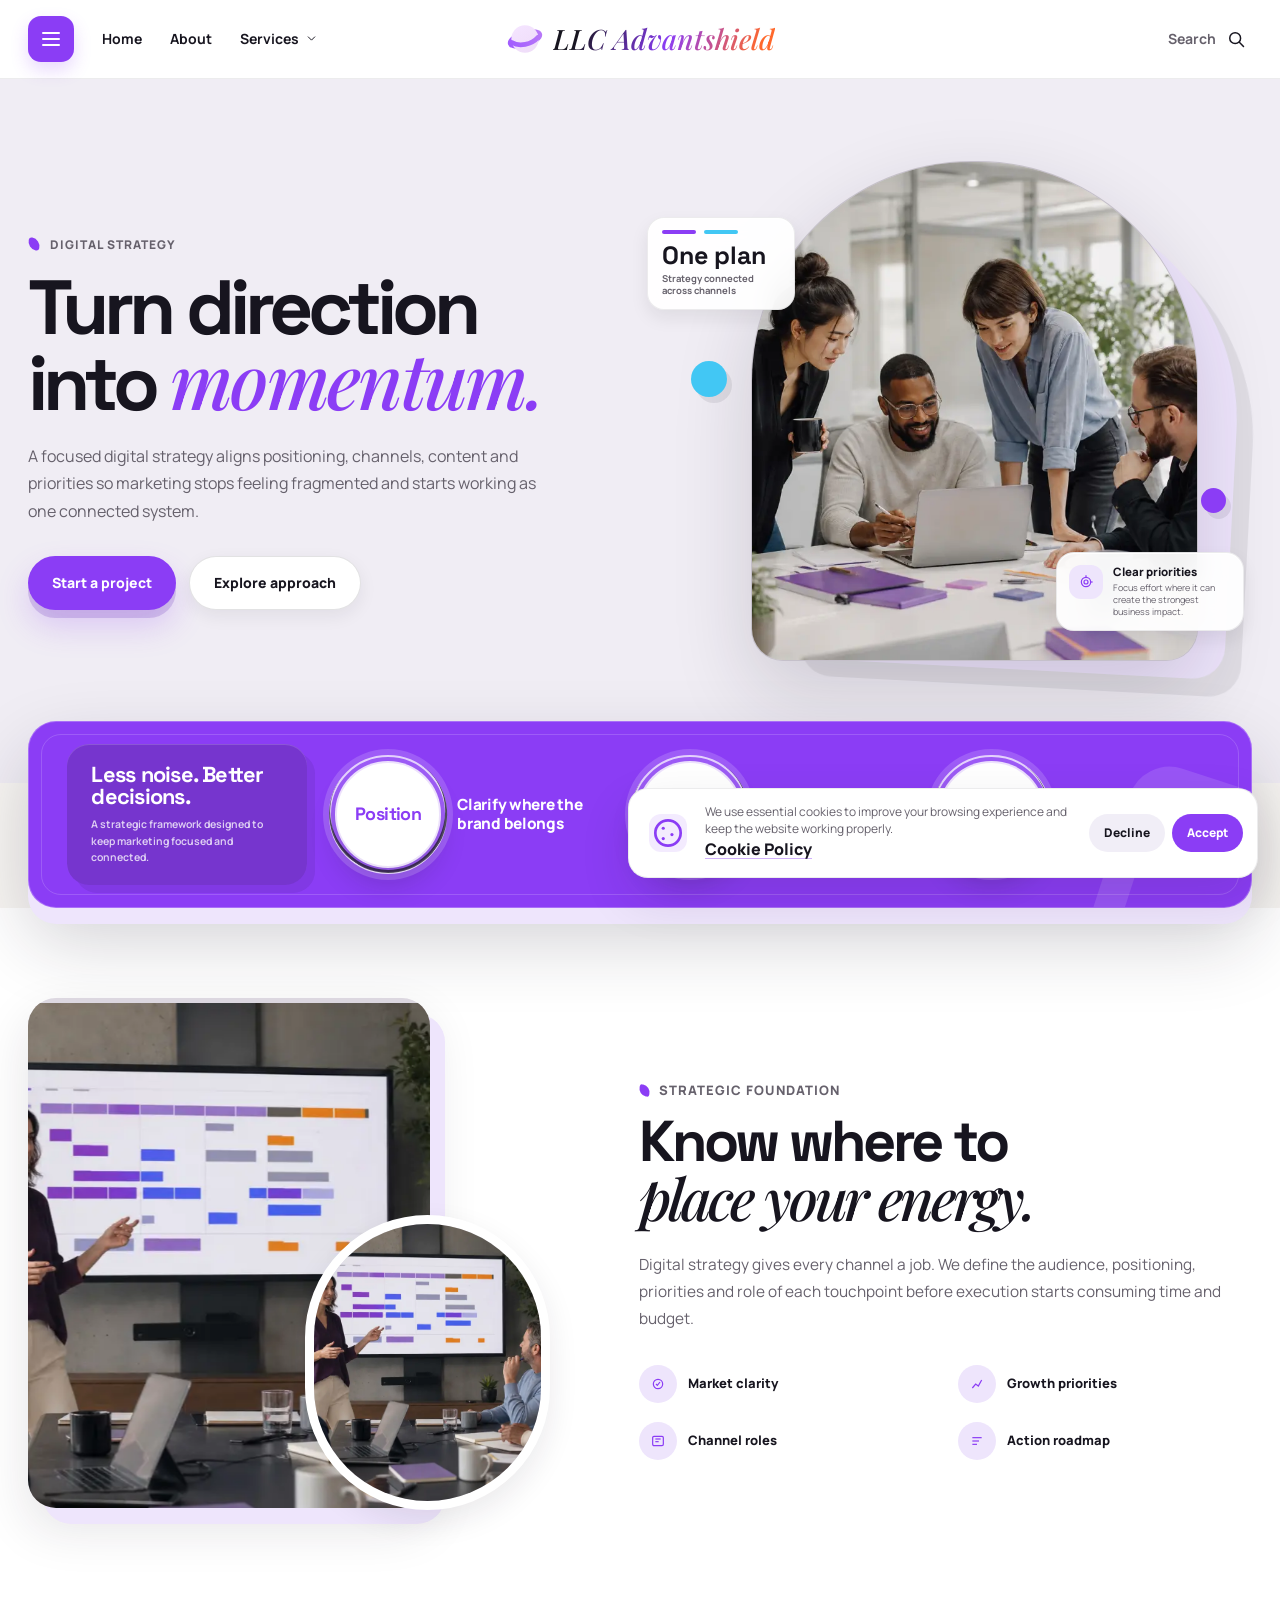
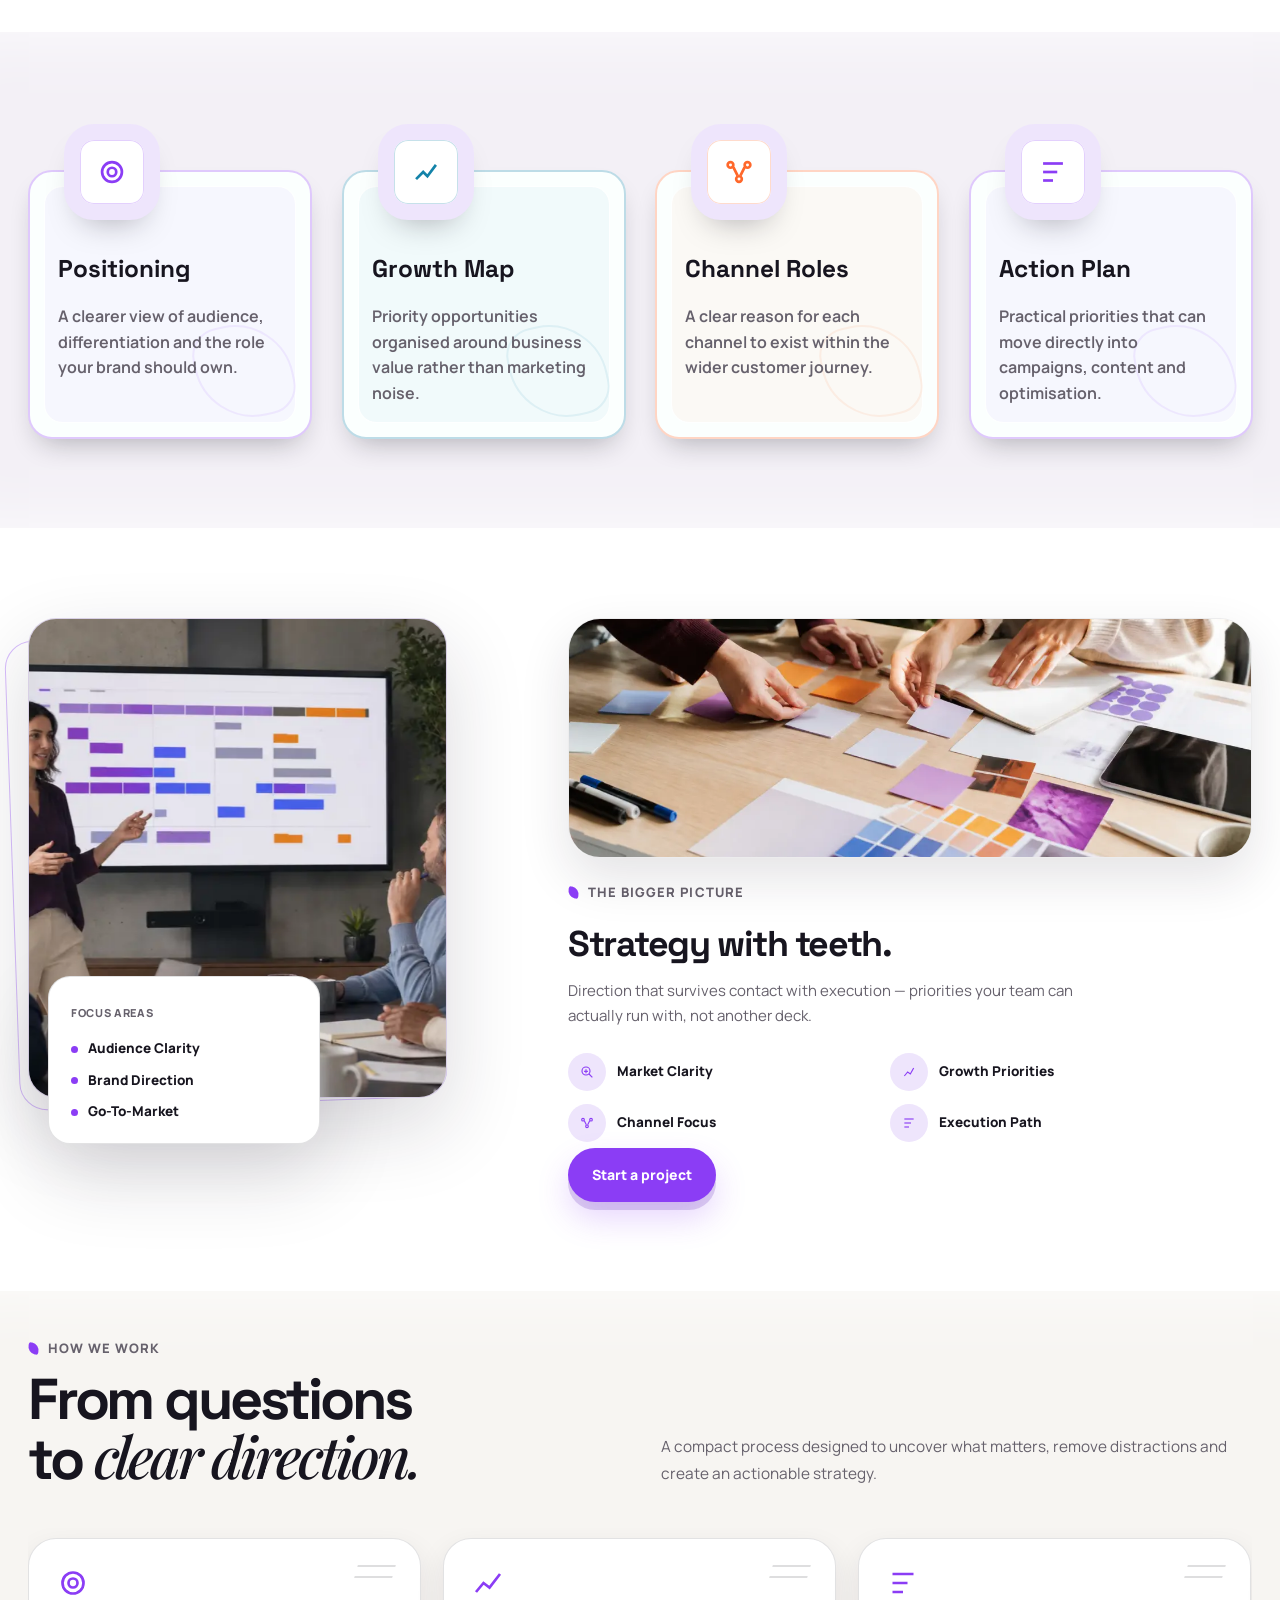
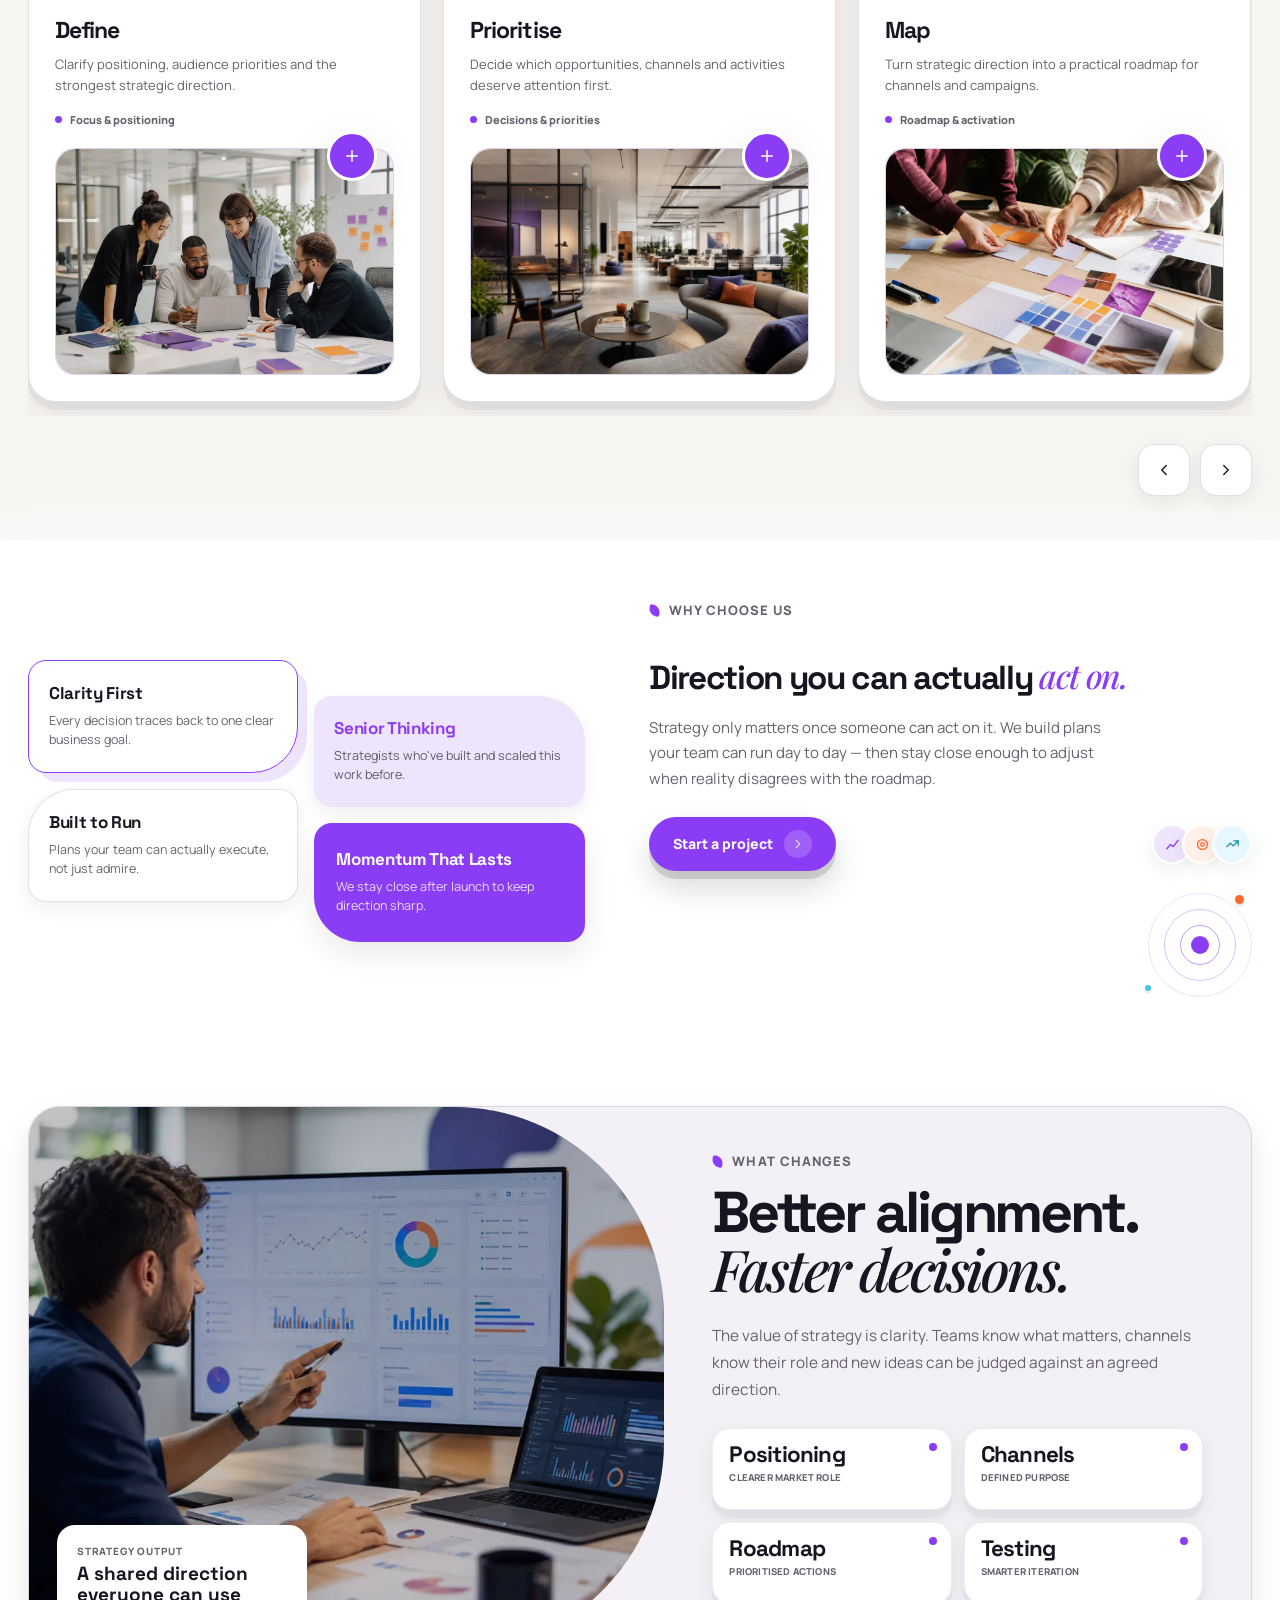
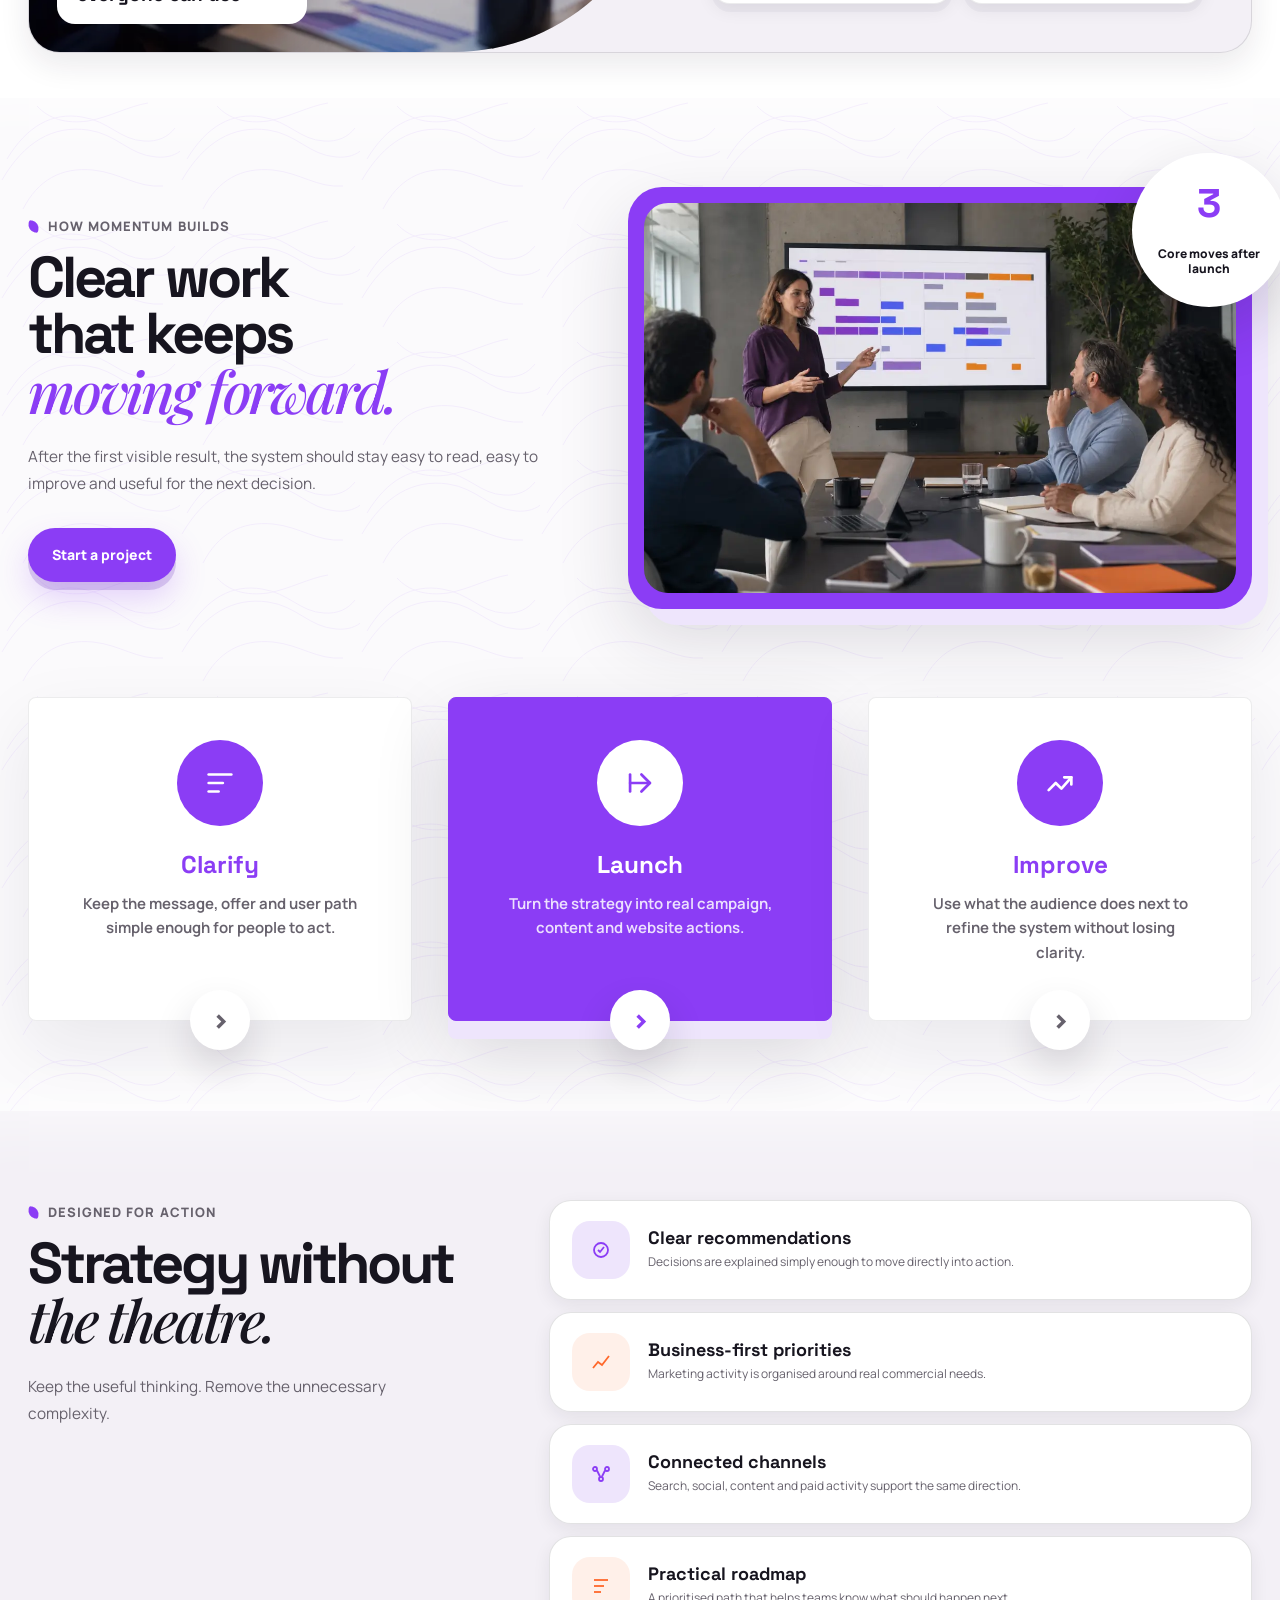
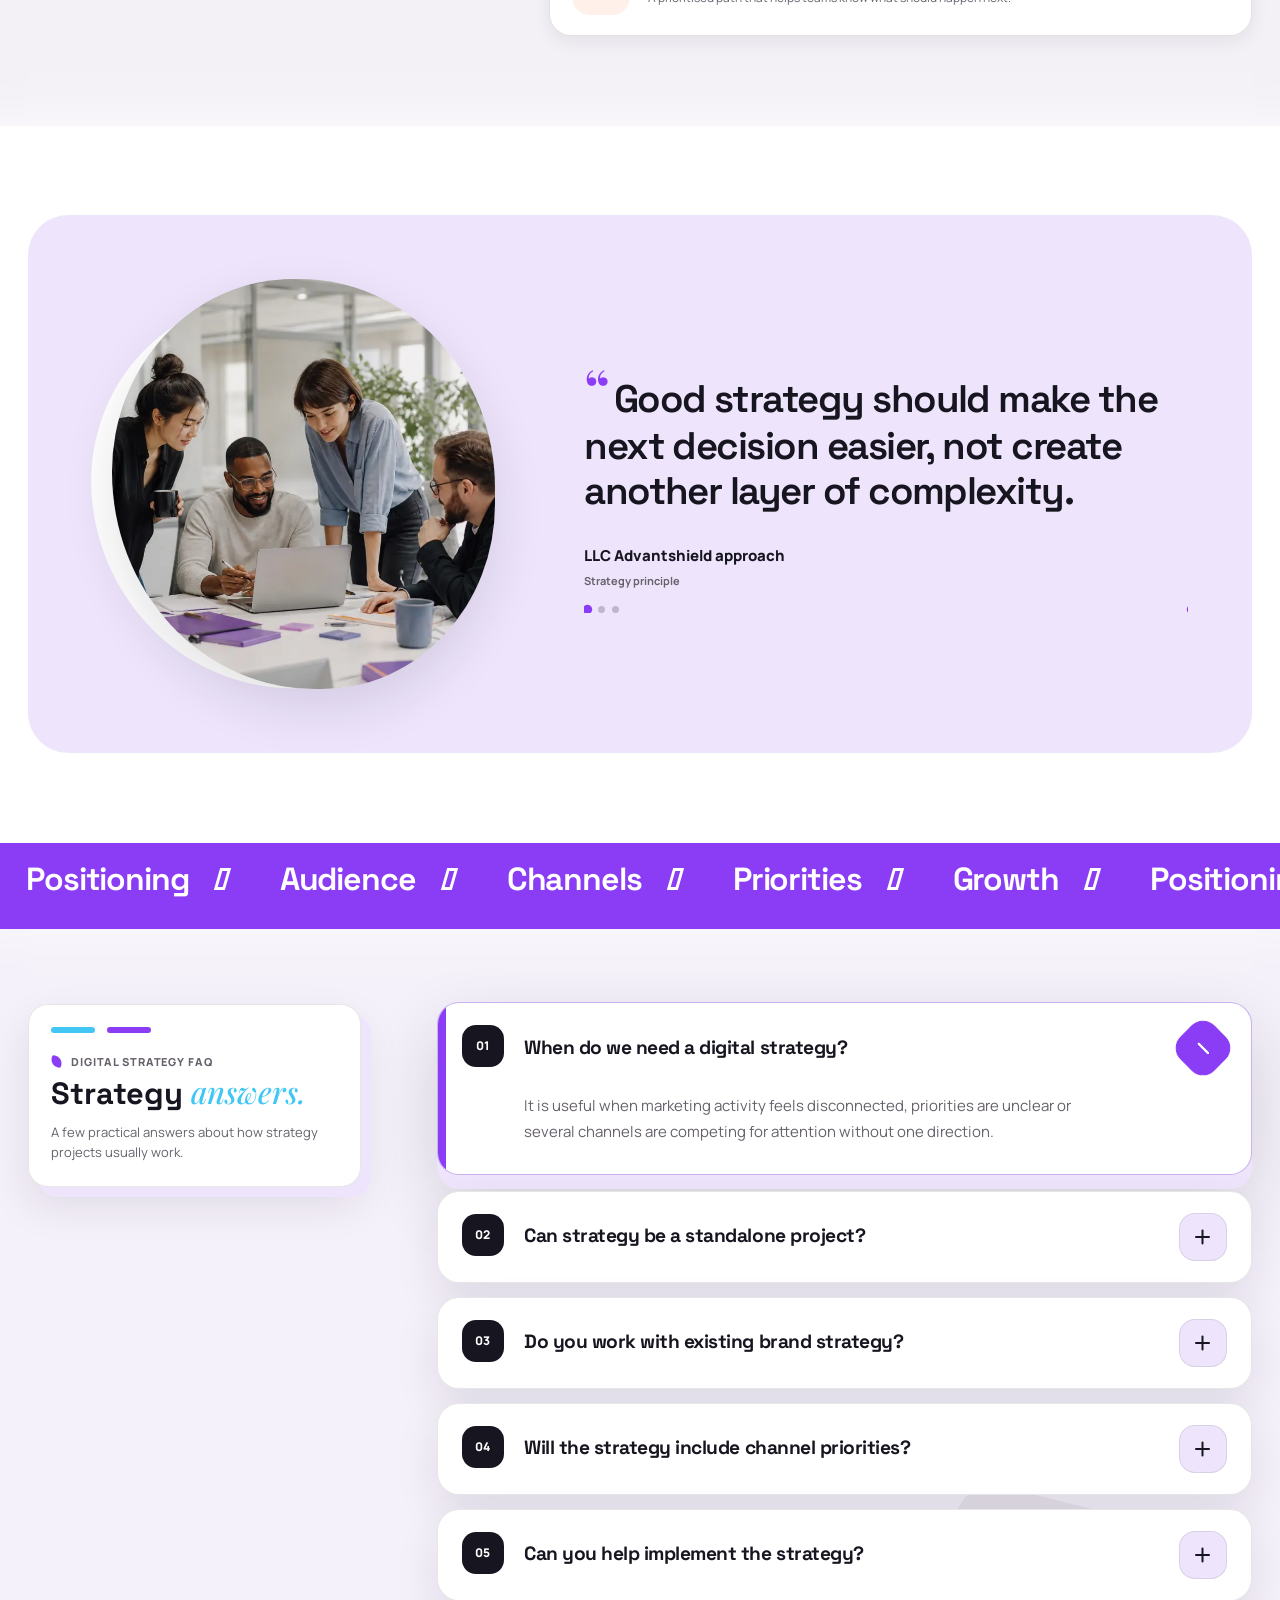
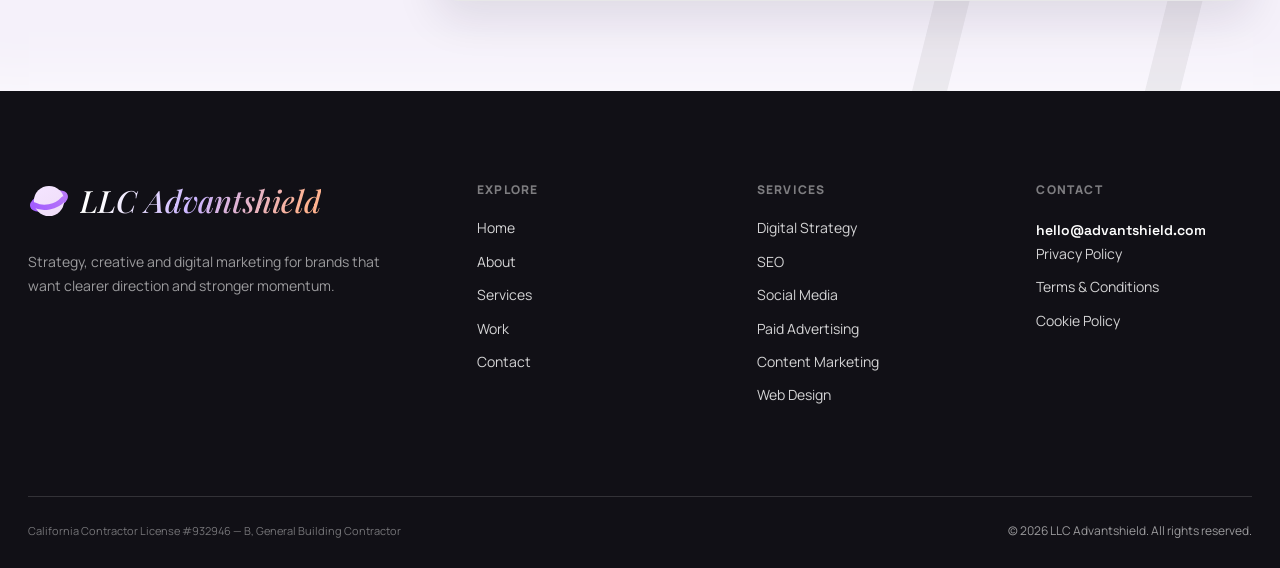
<file: digital-strategy.html>
<!DOCTYPE html>
<html lang="en">
<head>
    <meta charset="UTF-8">

    <meta
        name="viewport"
        content="width=device-width, initial-scale=1.0"
    >

    <meta
        name="description"
        content="Focused digital strategies designed to strengthen positioning, reach and sustainable growth."
    >

    <meta
        name="theme-color"
        content="#f7f5f2"
    >

    <title>Digital Strategy | LLC Advantshield</title>

    <link
        rel="icon"
        href="assets/icons/favicon.svg"
        type="image/svg+xml"
        data-site-favicon
    >


    <link
        rel="preconnect"
        href="https://fonts.googleapis.com"
    >

    <link
        rel="preconnect"
        href="https://fonts.gstatic.com"
        crossorigin
    >

    <link
        href="https://fonts.googleapis.com/css2?family=Manrope:wght@400;500;600;700;800&family=Playfair+Display:ital,wght@0,500;0,600;1,500;1,600&family=Space+Grotesk:wght@400;500;600;700&display=swap"
        rel="stylesheet"
    >


    <link
        rel="stylesheet"
        href="assets/vendor/swiper-bundle.min.css"
    >

    <link
        rel="stylesheet"
        href="assets/vendor/aos.css"
    >


    <link
        rel="stylesheet"
        href="assets/css/global.css"
    >

    <link
        rel="stylesheet"
        href="assets/css/services.css"
    >
    <script
        src="assets/vendor/swiper-bundle.min.js"
        defer
    ></script>

    <script
        src="assets/vendor/aos.js"
        defer
    ></script>

    <script
        src="assets/js/global.js"
        defer
    ></script>

    <script
        src="assets/js/services.js"
        defer
    ></script>
</head>

<body
    class="service-page service-page--strategy"
    data-page="digitalStrategy"
>

<a
    class="skip-link"
    href="#main-content"
>
    Skip to content
</a>




<header class="site-header">

    <div class="container site-header__inner">

        <div class="site-header__left">

            <button
                class="menu-toggle"
                type="button"
                aria-label="Open menu"
                aria-controls="site-menu"
                aria-expanded="false"
            >
                <span
                    class="menu-toggle__lines"
                    aria-hidden="true"
                >
                    <span class="menu-toggle__line"></span>
                    <span class="menu-toggle__line"></span>
                    <span class="menu-toggle__line"></span>
                </span>
            </button>

            <nav
                class="site-header__nav"
                aria-label="Primary navigation"
            >
                <a
                    class="site-header__nav-link"
                    href="index.html"
                    data-nav-label="home"
                >
                    Home
                </a>

                <a
                    class="site-header__nav-link"
                    href="index.html#about"
                    data-nav-label="about"
                >
                    About
                </a>

                <div class="nav-services">

                    <button
                        class="site-header__nav-link nav-services__trigger"
                        type="button"
                        aria-haspopup="true"
                        aria-expanded="false"
                        aria-controls="services-menu"
                    >
                        <span data-nav-label="services">Services</span>

                        <svg
                            class="nav-services__chevron"
                            viewBox="0 0 24 24"
                            fill="none"
                            stroke="currentColor"
                            stroke-width="1.8"
                            stroke-linecap="round"
                            stroke-linejoin="round"
                            aria-hidden="true"
                        >
                            <path d="M6 9l6 6 6-6"></path>
                        </svg>
                    </button>

                    <div
                        class="nav-services__panel"
                        id="services-menu"
                    >

                        <a
                            class="nav-services__item"
                            href="digital-strategy.html"
                        >
                            <svg
                                class="nav-services__item-icon"
                                viewBox="0 0 24 24"
                                fill="none"
                                stroke="currentColor"
                                stroke-width="1.7"
                                aria-hidden="true"
                            >
                                <circle cx="12" cy="12" r="7"></circle>
                                <circle cx="12" cy="12" r="3"></circle>
                                <path d="M12 2v3"></path>
                                <path d="M22 12h-3"></path>
                            </svg>

                            <span>Digital Strategy</span>
                        </a>

                        <a
                            class="nav-services__item"
                            href="seo.html"
                        >
                            <svg
                                class="nav-services__item-icon"
                                viewBox="0 0 24 24"
                                fill="none"
                                stroke="currentColor"
                                stroke-width="1.7"
                                aria-hidden="true"
                            >
                                <circle cx="10.5" cy="10.5" r="6"></circle>
                                <path d="M15 15l5 5"></path>
                                <path d="M7.5 11h6"></path>
                                <path d="M10.5 8v6"></path>
                            </svg>

                            <span>SEO</span>
                        </a>

                        <a
                            class="nav-services__item"
                            href="social-media-marketing.html"
                        >
                            <svg
                                class="nav-services__item-icon"
                                viewBox="0 0 24 24"
                                fill="none"
                                stroke="currentColor"
                                stroke-width="1.7"
                                aria-hidden="true"
                            >
                                <path d="M5 16c3.7-5.3 7.8-8 14-8"></path>
                                <path d="M5 11c2.6-2.9 5.6-4.4 9-4.5"></path>
                                <circle cx="6" cy="18" r="2"></circle>
                            </svg>

                            <span>Social Media</span>
                        </a>

                        <a
                            class="nav-services__item"
                            href="paid-advertising.html"
                        >
                            <svg
                                class="nav-services__item-icon"
                                viewBox="0 0 24 24"
                                fill="none"
                                stroke="currentColor"
                                stroke-width="1.7"
                                aria-hidden="true"
                            >
                                <path d="M4 17V7l11-3v16L4 17Z"></path>
                                <path d="M15 9h4"></path>
                                <path d="M18 6v6"></path>
                                <path d="M7 18.5V22"></path>
                            </svg>

                            <span>Paid Advertising</span>
                        </a>

                        <a
                            class="nav-services__item"
                            href="content-marketing.html"
                        >
                            <svg
                                class="nav-services__item-icon"
                                viewBox="0 0 24 24"
                                fill="none"
                                stroke="currentColor"
                                stroke-width="1.7"
                                aria-hidden="true"
                            >
                                <rect x="5" y="4" width="14" height="16" rx="2"></rect>
                                <path d="M8 8h8"></path>
                                <path d="M8 12h8"></path>
                                <path d="M8 16h5"></path>
                            </svg>

                            <span>Content Marketing</span>
                        </a>

                        <a
                            class="nav-services__item"
                            href="web-design.html"
                        >
                            <svg
                                class="nav-services__item-icon"
                                viewBox="0 0 24 24"
                                fill="none"
                                stroke="currentColor"
                                stroke-width="1.7"
                                aria-hidden="true"
                            >
                                <rect x="3" y="4" width="18" height="16" rx="3"></rect>
                                <path d="M3 9h18"></path>
                                <path d="M7 6.5h.01"></path>
                                <path d="M10 6.5h.01"></path>
                            </svg>

                            <span>Web Design</span>
                        </a>

                    </div>

                </div>
            </nav>

        </div>

        <a
            class="site-header__brand"
            href="index.html"
            aria-label="LLC Advantshield home"
        >
            <img
                class="site-header__logo"
                src="assets/icons/logo.svg"
                alt="LLC Advantshield logo"
                width="38"
                height="38"
                data-site-logo
            >

            <span
                class="site-header__brand-name"
                data-brand-name
            >
                LLC Advantshield
            </span>
        </a>

        <div class="site-header__right">

            <button
                class="header-action header-search"
                type="button"
                aria-label="Search website"
                aria-controls="search-modal"
            >
                <span class="header-search__label">
                    Search
                </span>

                <svg
                    viewBox="0 0 24 24"
                    fill="none"
                    stroke="currentColor"
                    stroke-width="1.8"
                    stroke-linecap="round"
                    aria-hidden="true"
                >
                    <circle
                        cx="11"
                        cy="11"
                        r="6.5"
                    ></circle>

                    <path d="M16 16L21 21"></path>
                </svg>
            </button>

        </div>

    </div>

</header>




<div
    class="menu-panel"
    id="site-menu"
    aria-hidden="true"
>

    <div class="container menu-panel__inner">

        <div class="menu-panel__main">

            <div class="menu-panel__top">

                <a
                    class="menu-panel__brand"
                    href="index.html"
                >
                    <img
                        src="assets/icons/logo.svg"
                        alt="LLC Advantshield logo"
                        width="40"
                        height="40"
                        data-site-logo
                    >

                    <span data-brand-name>
                        LLC Advantshield
                    </span>
                </a>

                <button
                    class="menu-panel__close"
                    type="button"
                    aria-label="Close menu"
                >
                    <svg
                        viewBox="0 0 24 24"
                        fill="none"
                        stroke="currentColor"
                        stroke-width="1.8"
                        stroke-linecap="round"
                        aria-hidden="true"
                    >
                        <path d="M5 5L19 19"></path>
                        <path d="M19 5L5 19"></path>
                    </svg>
                </button>

            </div>


            <div class="menu-panel__search">

                <input
                    class="menu-panel__search-input"
                    type="search"
                    aria-label="Search website"
                    placeholder="Search LLC Advantshield"
                    autocomplete="off"
                >

                <svg
                    class="menu-panel__search-icon"
                    viewBox="0 0 24 24"
                    fill="none"
                    stroke="currentColor"
                    stroke-width="1.7"
                    aria-hidden="true"
                >
                    <circle
                        cx="10.5"
                        cy="10.5"
                        r="6.5"
                    ></circle>

                    <path d="M15.5 15.5L21 21"></path>
                </svg>

            </div>


            <nav
                class="menu-panel__nav"
                aria-label="Fullscreen navigation"
            >
                <a
                    class="menu-panel__nav-link"
                    href="index.html"
                >
                    Home
                </a>

                <a
                    class="menu-panel__nav-link"
                    href="index.html#about"
                >
                    About
                </a>

                <a
                    class="menu-panel__nav-link"
                    href="index.html#services"
                >
                    Services
                </a>

                <a
                    class="menu-panel__nav-link"
                    href="index.html#projects"
                >
                    Selected Work
                </a>

                <a
                    class="menu-panel__nav-link"
                    href="index.html#contact"
                >
                    Contact
                </a>
            </nav>


            <div class="menu-panel__footer">

                <a
                    class="menu-panel__quick-link"
                    href="index.html#projects"
                >
                    Projects
                </a>

                <a
                    class="menu-panel__quick-link"
                    href="index.html#services"
                >
                    Services
                </a>

                <a
                    class="menu-panel__quick-link"
                    href="index.html#contact"
                >
                    Contact
                </a>

            </div>

        </div>


        <div
            class="menu-panel__gallery"
            aria-hidden="true"
        >

            <div class="menu-panel__gallery-item">
                <img
                    src="assets/images/local/analytics-dashboard.webp"
                    alt=""
                    width="700"
                    height="547"
                    loading="lazy"
                >
            </div>

            <div class="menu-panel__gallery-item">
                <img
                    src="assets/images/local/team-collaboration.webp"
                    alt=""
                    width="700"
                    height="547"
                    loading="lazy"
                >
            </div>

            <div class="menu-panel__gallery-item">
                <img
                    src="assets/images/local/content-planning.webp"
                    alt=""
                    width="700"
                    height="547"
                    loading="lazy"
                >
            </div>

            <div class="menu-panel__gallery-item">
                <img
                    src="assets/images/local/client-presentation.webp"
                    alt=""
                    width="700"
                    height="547"
                    loading="lazy"
                >
            </div>

            <div class="menu-panel__gallery-item">
                <img
                    src="assets/images/local/workshop-table.webp"
                    alt=""
                    width="700"
                    height="547"
                    loading="lazy"
                >
            </div>

            <div class="menu-panel__gallery-item">
                <img
                    src="assets/images/local/agency-office.webp"
                    alt=""
                    width="700"
                    height="547"
                    loading="lazy"
                >
            </div>

        </div>

    </div>

</div>




<div
    class="search-modal"
    id="search-modal"
    aria-hidden="true"
>

    <div
        class="search-modal__panel"
        role="dialog"
        aria-modal="true"
        aria-labelledby="search-title"
    >

        <div class="search-modal__header">

            <h2
                class="search-modal__title"
                id="search-title"
            >
                Find what you need
            </h2>

            <button
                class="search-modal__close"
                type="button"
                aria-label="Close search"
            >
                <svg
                    viewBox="0 0 24 24"
                    fill="none"
                    stroke="currentColor"
                    stroke-width="1.8"
                    stroke-linecap="round"
                    aria-hidden="true"
                >
                    <path d="M5 5L19 19"></path>
                    <path d="M19 5L5 19"></path>
                </svg>
            </button>

        </div>


        <div class="search-modal__field">

            <svg
                viewBox="0 0 24 24"
                fill="none"
                stroke="currentColor"
                stroke-width="1.8"
                aria-hidden="true"
            >
                <circle
                    cx="10.5"
                    cy="10.5"
                    r="6.5"
                ></circle>

                <path d="M15.5 15.5L21 21"></path>
            </svg>

            <input
                class="search-modal__input"
                type="search"
                placeholder="Search services, pages or topics"
                aria-label="Search"
                autocomplete="off"
            >

        </div>

        <div
            class="search-results"
            aria-live="polite"
        ></div>

    </div>

</div>




<main
    class="site"
    id="main-content"
>




    <section class="service-hero">

        <div class="container service-hero__inner">

            <div class="service-hero__content">

                <div class="service-hero__label">

                    <span
                        class="service-hero__label-mark"
                        aria-hidden="true"
                    ></span>

                    Digital Strategy

                </div>


                <h1 class="service-hero__title">
                    Turn direction into
                    <em>momentum.</em>
                </h1>


                <p class="service-hero__copy">
                    A focused digital strategy aligns positioning,
                    channels, content and priorities so marketing
                    stops feeling fragmented and starts working
                    as one connected system.
                </p>


                <div class="service-hero__actions">

                    <a
                        class="button button--primary"
                        href="index.html#contact"
                    >
                        Start a project
                    </a>

                    <a
                        class="button button--light"
                        href="#overview"
                    >
                        Explore approach
                    </a>

                </div>

            </div>


            <div class="service-hero__visual">

                <div
                    class="service-hero__media-back"
                    aria-hidden="true"
                ></div>


                <div class="service-hero__media">

                    <img
                        src="assets/images/local/team-collaboration.webp"
                        alt="Marketing team discussing digital strategy"
                        width="1100"
                        height="1500"
                        fetchpriority="high"
                    >

                </div>


                <div class="service-hero__float service-hero__float--metric">

                    <strong class="service-hero__float-value">
                        One plan
                    </strong>

                    <span class="service-hero__float-label">
                        Strategy connected across channels
                    </span>

                </div>


                <div class="service-hero__float service-hero__float--feature">

                    <span class="service-hero__float-icon">

                        <svg
                            viewBox="0 0 24 24"
                            fill="none"
                            stroke="currentColor"
                            stroke-width="1.8"
                            aria-hidden="true"
                        >
                            <circle
                                cx="12"
                                cy="12"
                                r="7"
                            ></circle>

                            <circle
                                cx="12"
                                cy="12"
                                r="3"
                            ></circle>

                            <path d="M12 2v3"></path>
                            <path d="M22 12h-3"></path>
                        </svg>

                    </span>

                    <strong class="service-hero__float-title">
                        Clear priorities
                    </strong>

                    <span class="service-hero__float-copy">
                        Focus effort where it can create
                        the strongest business impact.
                    </span>

                </div>


                <span
                    class="service-hero__accent service-hero__accent--one"
                    aria-hidden="true"
                ></span>

                <span
                    class="service-hero__accent service-hero__accent--two"
                    aria-hidden="true"
                ></span>

            </div>

        </div>

    </section>




    <section
        class="service-intro-overlap"
        aria-label="Digital strategy focus"
    >

        <div class="container">

            <div class="service-intro-bar">

                <div class="service-intro-bar__lead">

                    <h2 class="service-intro-bar__lead-title">
                        Less noise.
                        Better decisions.
                    </h2>

                    <p class="service-intro-bar__lead-copy">
                        A strategic framework designed to keep
                        marketing focused and connected.
                    </p>

                </div>


                <div class="service-intro-stat">

                    <strong class="service-intro-stat__value">
                        Position
                    </strong>

                    <span class="service-intro-stat__label">
                        Clarify where the brand belongs
                    </span>

                </div>


                <div class="service-intro-stat">

                    <strong class="service-intro-stat__value">
                        Prioritise
                    </strong>

                    <span class="service-intro-stat__label">
                        Focus on the right opportunities
                    </span>

                </div>


                <div class="service-intro-stat">

                    <strong class="service-intro-stat__value">
                        Activate
                    </strong>

                    <span class="service-intro-stat__label">
                        Turn strategy into action
                    </span>

                </div>

            </div>

        </div>

    </section>




    <section
        class="section service-overview"
        id="overview"
    >

        <div class="container service-overview__grid">

            <div
                class="service-overview__visual"
                data-aos="fade-right"
            >

                <div
                    class="service-overview__main-media service-parallax"
                >
                    <img
                        src="assets/images/local/client-presentation.webp"
                        alt="Agency team planning a strategy"
                        width="1000"
                        height="1030"
                        loading="lazy"
                    >
                </div>


                <div class="service-overview__secondary-media">

                    <img
                        src="assets/images/local/client-presentation.webp"
                        alt="Strategic planning meeting"
                        width="700"
                        height="700"
                        loading="lazy"
                    >

                </div>

            </div>


            <div
                class="service-overview__content"
                data-aos="fade-left"
            >

                <div class="section-kicker">
                    Strategic foundation
                </div>

                <h2 class="section-title">
                    Know where to
                    <em>place your energy.</em>
                </h2>

                <p class="section-copy">
                    Digital strategy gives every channel a job.
                    We define the audience, positioning, priorities
                    and role of each touchpoint before execution
                    starts consuming time and budget.
                </p>


                <div class="service-overview__points">

                    <div class="service-overview-point">

                        <span class="service-overview-point__icon">
                            <svg
                                viewBox="0 0 24 24"
                                fill="none"
                                stroke="currentColor"
                                stroke-width="1.8"
                                aria-hidden="true"
                            >
                                <circle
                                    cx="12"
                                    cy="12"
                                    r="7"
                                ></circle>

                                <path d="M9 12l2 2 4-5"></path>
                            </svg>
                        </span>

                        Market clarity

                    </div>


                    <div class="service-overview-point">

                        <span class="service-overview-point__icon">
                            <svg
                                viewBox="0 0 24 24"
                                fill="none"
                                stroke="currentColor"
                                stroke-width="1.8"
                                aria-hidden="true"
                            >
                                <path d="M5 18 10 12l4 3 5-9"></path>
                            </svg>
                        </span>

                        Growth priorities

                    </div>


                    <div class="service-overview-point">

                        <span class="service-overview-point__icon">
                            <svg
                                viewBox="0 0 24 24"
                                fill="none"
                                stroke="currentColor"
                                stroke-width="1.8"
                                aria-hidden="true"
                            >
                                <rect
                                    x="4"
                                    y="5"
                                    width="16"
                                    height="14"
                                    rx="2"
                                ></rect>

                                <path d="M8 9h8"></path>
                                <path d="M8 13h5"></path>
                            </svg>
                        </span>

                        Channel roles

                    </div>


                    <div class="service-overview-point">

                        <span class="service-overview-point__icon">
                            <svg
                                viewBox="0 0 24 24"
                                fill="none"
                                stroke="currentColor"
                                stroke-width="1.8"
                                aria-hidden="true"
                            >
                                <path d="M5 7h14"></path>
                                <path d="M5 12h10"></path>
                                <path d="M5 17h7"></path>
                            </svg>
                        </span>

                        Action roadmap

                    </div>

                </div>

            </div>

        </div>

    </section>




    <section class="section service-deliverables">

        <div class="container">

            <div class="service-deliverables__head">

                <div
                    class="section-heading"
                    data-aos="fade-up"
                >

                    <div class="section-kicker">
                        What you get
                    </div>

                    <h2 class="section-title">
                        Strategy you can
                        <em>actually use.</em>
                    </h2>

                </div>


                <p
                    class="section-copy"
                    data-aos="fade-up"
                    data-aos-delay="100"
                >
                    Not a presentation that disappears into
                    a folder. The output is structured to guide
                    real marketing decisions and execution.
                </p>

            </div>


            <div class="deliverables-grid">


                <article
                    class="deliverable-card"
                    data-aos="fade-up"
                >

                    <div class="deliverable-card__icon">

                        <svg
                            viewBox="0 0 24 24"
                            fill="none"
                            stroke="currentColor"
                            stroke-width="1.8"
                            aria-hidden="true"
                        >
                            <circle
                                cx="12"
                                cy="12"
                                r="7"
                            ></circle>

                            <circle
                                cx="12"
                                cy="12"
                                r="3"
                            ></circle>
                        </svg>

                    </div>

                    <h3 class="deliverable-card__title">
                        Positioning
                    </h3>

                    <p class="deliverable-card__copy">
                        A clearer view of audience,
                        differentiation and the role
                        your brand should own.
                    </p>

                </article>


                <article
                    class="deliverable-card"
                    data-aos="fade-up"
                    data-aos-delay="80"
                >

                    <div class="deliverable-card__icon">

                        <svg
                            viewBox="0 0 24 24"
                            fill="none"
                            stroke="currentColor"
                            stroke-width="1.8"
                            aria-hidden="true"
                        >
                            <path d="M5 17 10 12l3 3 6-8"></path>
                        </svg>

                    </div>

                    <h3 class="deliverable-card__title">
                        Growth Map
                    </h3>

                    <p class="deliverable-card__copy">
                        Priority opportunities organised
                        around business value rather
                        than marketing noise.
                    </p>

                </article>


                <article
                    class="deliverable-card"
                    data-aos="fade-up"
                    data-aos-delay="160"
                >

                    <div class="deliverable-card__icon">

                        <svg
                            viewBox="0 0 24 24"
                            fill="none"
                            stroke="currentColor"
                            stroke-width="1.8"
                            aria-hidden="true"
                        >
                            <circle
                                cx="6"
                                cy="7"
                                r="2"
                            ></circle>

                            <circle
                                cx="18"
                                cy="7"
                                r="2"
                            ></circle>

                            <circle
                                cx="12"
                                cy="17"
                                r="2"
                            ></circle>

                            <path d="M8 8.5l3 6"></path>
                            <path d="M16 8.5l-3 6"></path>
                        </svg>

                    </div>

                    <h3 class="deliverable-card__title">
                        Channel Roles
                    </h3>

                    <p class="deliverable-card__copy">
                        A clear reason for each channel
                        to exist within the wider
                        customer journey.
                    </p>

                </article>


                <article
                    class="deliverable-card"
                    data-aos="fade-up"
                    data-aos-delay="240"
                >

                    <div class="deliverable-card__icon">

                        <svg
                            viewBox="0 0 24 24"
                            fill="none"
                            stroke="currentColor"
                            stroke-width="1.8"
                            aria-hidden="true"
                        >
                            <path d="M5 6h14"></path>
                            <path d="M5 12h10"></path>
                            <path d="M5 18h7"></path>
                        </svg>

                    </div>

                    <h3 class="deliverable-card__title">
                        Action Plan
                    </h3>

                    <p class="deliverable-card__copy">
                        Practical priorities that can
                        move directly into campaigns,
                        content and optimisation.
                    </p>

                </article>

            </div>

        </div>

    </section>




    <section class="section service-highlight">

        <div class="container service-highlight__grid">

            <div
                class="service-highlight__visual"
                data-aos="fade-right"
            >

                <span class="service-highlight__frame-outline"></span>

                <div class="service-highlight__frame service-parallax">
                    <img
                        src="assets/images/local/client-presentation.webp"
                        alt="Team discussing a strategic plan"
                        width="800"
                        height="1000"
                        loading="lazy"
                    >
                </div>

                <div class="service-highlight__float">

                    <span class="service-highlight__float-kicker">
                        Focus areas
                    </span>

                    <div class="service-highlight__float-list">

                        <span class="service-highlight__float-tag">
                            Audience Clarity
                        </span>

                        <span class="service-highlight__float-tag">
                            Brand Direction
                        </span>

                        <span class="service-highlight__float-tag">
                            Go-To-Market
                        </span>

                    </div>

                </div>

            </div>


            <div
                class="service-highlight__content"
                data-aos="fade-left"
            >

                <div class="service-highlight__media">
                    <img
                        src="assets/images/local/workshop-table.webp"
                        alt="Team reviewing a strategic roadmap"
                        width="1000"
                        height="600"
                        loading="lazy"
                    >
                </div>


                <div class="service-highlight__text">

                    <div class="section-kicker">
                        The bigger picture
                    </div>

                    <h2 class="service-highlight__title">
                        Strategy with teeth.
                    </h2>

                    <p class="service-highlight__copy">
                        Direction that survives contact with
                        execution — priorities your team can
                        actually run with, not another deck.
                    </p>


                    <div class="service-highlight__points">

                        <div class="service-highlight-point">

                            <span class="service-highlight-point__icon">
                                <svg
                                    viewBox="0 0 24 24"
                                    fill="none"
                                    stroke="currentColor"
                                    stroke-width="1.7"
                                    aria-hidden="true"
                                >
                                    <circle
                                        cx="10.5"
                                        cy="10.5"
                                        r="6"
                                    ></circle>

                                    <path d="M15 15l5 5"></path>
                                    <path d="M7.5 11h6"></path>
                                    <path d="M10.5 8v6"></path>
                                </svg>
                            </span>

                            Market Clarity

                        </div>

                        <div class="service-highlight-point">

                            <span class="service-highlight-point__icon">
                                <svg
                                    viewBox="0 0 24 24"
                                    fill="none"
                                    stroke="currentColor"
                                    stroke-width="1.7"
                                    aria-hidden="true"
                                >
                                    <path d="M5 18 10 12l4 3 5-9"></path>
                                </svg>
                            </span>

                            Growth Priorities

                        </div>

                        <div class="service-highlight-point">

                            <span class="service-highlight-point__icon">
                                <svg
                                    viewBox="0 0 24 24"
                                    fill="none"
                                    stroke="currentColor"
                                    stroke-width="1.7"
                                    aria-hidden="true"
                                >
                                    <circle
                                        cx="6"
                                        cy="7"
                                        r="2"
                                    ></circle>

                                    <circle
                                        cx="18"
                                        cy="7"
                                        r="2"
                                    ></circle>

                                    <circle
                                        cx="12"
                                        cy="17"
                                        r="2"
                                    ></circle>

                                    <path d="M8 8.5l3 6"></path>
                                    <path d="M16 8.5l-3 6"></path>
                                </svg>
                            </span>

                            Channel Focus

                        </div>

                        <div class="service-highlight-point">

                            <span class="service-highlight-point__icon">
                                <svg
                                    viewBox="0 0 24 24"
                                    fill="none"
                                    stroke="currentColor"
                                    stroke-width="1.7"
                                    aria-hidden="true"
                                >
                                    <path d="M5 6h14"></path>
                                    <path d="M5 12h10"></path>
                                    <path d="M5 18h7"></path>
                                </svg>
                            </span>

                            Execution Path

                        </div>

                    </div>


                    <div class="service-highlight__actions">
                        <a
                            class="button button--primary service-highlight__cta"
                            href="index.html#contact"
                        >
                            Start a project
                        </a>
                    </div>

                </div>

            </div>

        </div>

    </section>




    <section class="section service-process">

        <div class="container">

            <div class="service-process__head">

                <div
                    class="section-heading"
                    data-aos="fade-up"
                >

                    <div class="section-kicker">
                        How we work
                    </div>

                    <h2 class="section-title">
                        From questions to
                        <em>clear direction.</em>
                    </h2>

                </div>


                <p
                    class="section-copy"
                    data-aos="fade-up"
                    data-aos-delay="100"
                >
                    A compact process designed to uncover
                    what matters, remove distractions
                    and create an actionable strategy.
                </p>

            </div>


            <div
                class="swiper process-swiper"
                data-aos="fade-up"
                data-aos-delay="120"
            >

                <div class="swiper-wrapper">


                    <div class="swiper-slide">

                        <article class="process-card">

                            <div class="process-card__top">

                                <div class="process-card__icon">

                                    <svg
                                        viewBox="0 0 24 24"
                                        fill="none"
                                        stroke="currentColor"
                                        stroke-width="1.8"
                                        aria-hidden="true"
                                    >
                                        <circle
                                            cx="10"
                                            cy="10"
                                            r="5"
                                        ></circle>

                                        <path d="M14 14l6 6"></path>
                                    </svg>

                                </div>

                                <span
                                    class="process-card__mark"
                                    aria-hidden="true"
                                ></span>

                            </div>


                            <div class="process-card__content">

                                <h3 class="process-card__title">
                                    Discover
                                </h3>

                                <p class="process-card__copy">
                                    Understand the business,
                                    audience, market context
                                    and current marketing reality.
                                </p>

                                <div class="process-card__meta">
                                    <span class="process-card__meta-dot"></span>
                                    Research & context
                                </div>

                            </div>


                            <div class="process-card__media">

                                <img
                                    src="assets/images/local/client-presentation.webp"
                                    alt="Team discussing market research"
                                    width="600"
                                    height="400"
                                    loading="lazy"
                                >

                                <span
                                    class="process-card__badge"
                                    aria-hidden="true"
                                >
                                    <svg
                                        viewBox="0 0 24 24"
                                        fill="none"
                                        stroke="currentColor"
                                        stroke-width="2"
                                        stroke-linecap="round"
                                        aria-hidden="true"
                                    >
                                        <path d="M12 5v14"></path>
                                        <path d="M5 12h14"></path>
                                    </svg>
                                </span>

                            </div>

                        </article>

                    </div>


                    <div class="swiper-slide">

                        <article class="process-card">

                            <div class="process-card__top">

                                <div class="process-card__icon">

                                    <svg
                                        viewBox="0 0 24 24"
                                        fill="none"
                                        stroke="currentColor"
                                        stroke-width="1.8"
                                        aria-hidden="true"
                                    >
                                        <circle
                                            cx="12"
                                            cy="12"
                                            r="7"
                                        ></circle>

                                        <circle
                                            cx="12"
                                            cy="12"
                                            r="3"
                                        ></circle>
                                    </svg>

                                </div>

                                <span
                                    class="process-card__mark"
                                    aria-hidden="true"
                                ></span>

                            </div>


                            <div class="process-card__content">

                                <h3 class="process-card__title">
                                    Define
                                </h3>

                                <p class="process-card__copy">
                                    Clarify positioning, audience
                                    priorities and the strongest
                                    strategic direction.
                                </p>

                                <div class="process-card__meta">
                                    <span class="process-card__meta-dot"></span>
                                    Focus & positioning
                                </div>

                            </div>


                            <div class="process-card__media">

                                <img
                                    src="assets/images/local/team-collaboration.webp"
                                    alt="Team defining brand positioning"
                                    width="600"
                                    height="400"
                                    loading="lazy"
                                >

                                <span
                                    class="process-card__badge"
                                    aria-hidden="true"
                                >
                                    <svg
                                        viewBox="0 0 24 24"
                                        fill="none"
                                        stroke="currentColor"
                                        stroke-width="2"
                                        stroke-linecap="round"
                                        aria-hidden="true"
                                    >
                                        <path d="M12 5v14"></path>
                                        <path d="M5 12h14"></path>
                                    </svg>
                                </span>

                            </div>

                        </article>

                    </div>


                    <div class="swiper-slide">

                        <article class="process-card">

                            <div class="process-card__top">

                                <div class="process-card__icon">

                                    <svg
                                        viewBox="0 0 24 24"
                                        fill="none"
                                        stroke="currentColor"
                                        stroke-width="1.8"
                                        aria-hidden="true"
                                    >
                                        <path d="M4 18 9 12l4 3 7-9"></path>
                                    </svg>

                                </div>

                                <span
                                    class="process-card__mark"
                                    aria-hidden="true"
                                ></span>

                            </div>


                            <div class="process-card__content">

                                <h3 class="process-card__title">
                                    Prioritise
                                </h3>

                                <p class="process-card__copy">
                                    Decide which opportunities,
                                    channels and activities deserve
                                    attention first.
                                </p>

                                <div class="process-card__meta">
                                    <span class="process-card__meta-dot"></span>
                                    Decisions & priorities
                                </div>

                            </div>


                            <div class="process-card__media">

                                <img
                                    src="assets/images/local/agency-office.webp"
                                    alt="Team reviewing strategic priorities"
                                    width="600"
                                    height="400"
                                    loading="lazy"
                                >

                                <span
                                    class="process-card__badge"
                                    aria-hidden="true"
                                >
                                    <svg
                                        viewBox="0 0 24 24"
                                        fill="none"
                                        stroke="currentColor"
                                        stroke-width="2"
                                        stroke-linecap="round"
                                        aria-hidden="true"
                                    >
                                        <path d="M12 5v14"></path>
                                        <path d="M5 12h14"></path>
                                    </svg>
                                </span>

                            </div>

                        </article>

                    </div>


                    <div class="swiper-slide">

                        <article class="process-card">

                            <div class="process-card__top">

                                <div class="process-card__icon">

                                    <svg
                                        viewBox="0 0 24 24"
                                        fill="none"
                                        stroke="currentColor"
                                        stroke-width="1.8"
                                        aria-hidden="true"
                                    >
                                        <path d="M5 6h14"></path>
                                        <path d="M5 12h10"></path>
                                        <path d="M5 18h7"></path>
                                    </svg>

                                </div>

                                <span
                                    class="process-card__mark"
                                    aria-hidden="true"
                                ></span>

                            </div>


                            <div class="process-card__content">

                                <h3 class="process-card__title">
                                    Map
                                </h3>

                                <p class="process-card__copy">
                                    Turn strategic direction
                                    into a practical roadmap
                                    for channels and campaigns.
                                </p>

                                <div class="process-card__meta">
                                    <span class="process-card__meta-dot"></span>
                                    Roadmap & activation
                                </div>

                            </div>


                            <div class="process-card__media">

                                <img
                                    src="assets/images/local/workshop-table.webp"
                                    alt="Team mapping a marketing roadmap"
                                    width="600"
                                    height="400"
                                    loading="lazy"
                                >

                                <span
                                    class="process-card__badge"
                                    aria-hidden="true"
                                >
                                    <svg
                                        viewBox="0 0 24 24"
                                        fill="none"
                                        stroke="currentColor"
                                        stroke-width="2"
                                        stroke-linecap="round"
                                        aria-hidden="true"
                                    >
                                        <path d="M12 5v14"></path>
                                        <path d="M5 12h14"></path>
                                    </svg>
                                </span>

                            </div>

                        </article>

                    </div>

                </div>

            </div>


            <div class="service-process__controls">

                <button
                    class="swiper-control process-swiper__prev"
                    type="button"
                    aria-label="Previous process step"
                >
                    <svg
                        viewBox="0 0 24 24"
                        fill="none"
                        stroke="currentColor"
                        stroke-width="1.8"
                        stroke-linecap="round"
                        aria-hidden="true"
                    >
                        <path d="M15 6l-6 6 6 6"></path>
                    </svg>
                </button>

                <button
                    class="swiper-control process-swiper__next"
                    type="button"
                    aria-label="Next process step"
                >
                    <svg
                        viewBox="0 0 24 24"
                        fill="none"
                        stroke="currentColor"
                        stroke-width="1.8"
                        stroke-linecap="round"
                        aria-hidden="true"
                    >
                        <path d="M9 6l6 6-6 6"></path>
                    </svg>
                </button>

            </div>

        </div>

    </section>




    <section class="section section--compact service-why">

        <div class="container service-why__grid">

            <div
                class="why-mosaic"
                data-aos="fade-up"
            >

                <div class="why-mosaic__col">

                    <article class="why-card why-card--frame">
                        <h3 class="why-card__title">
                            Clarity First
                        </h3>
                        <p class="why-card__copy">
                            Every decision traces back to one clear
                            business goal.
                        </p>
                    </article>

                    <article class="why-card why-card--border">
                        <h3 class="why-card__title">
                            Built to Run
                        </h3>
                        <p class="why-card__copy">
                            Plans your team can actually execute,
                            not just admire.
                        </p>
                    </article>

                </div>

                <div class="why-mosaic__col why-mosaic__col--b">

                    <article class="why-card why-card--tint">
                        <h3 class="why-card__title">
                            Senior Thinking
                        </h3>
                        <p class="why-card__copy">
                            Strategists who've built and scaled
                            this work before.
                        </p>
                    </article>

                    <article class="why-card why-card--solid">
                        <h3 class="why-card__title">
                            Momentum That Lasts
                        </h3>
                        <p class="why-card__copy">
                            We stay close after launch to keep
                            direction sharp.
                        </p>
                    </article>

                </div>

            </div>


            <div
                class="service-why__content"
                data-aos="fade-up"
                data-aos-delay="100"
            >

                <div class="section-kicker">
                    Why Choose Us
                </div>

                <h2 class="service-why__title">
                    Direction you can actually
                    <em>act on.</em>
                </h2>

                <p class="service-why__copy">
                    Strategy only matters once someone can act on
                    it. We build plans your team can run day to
                    day — then stay close enough to adjust when
                    reality disagrees with the roadmap.
                </p>

                <div class="service-why__foot">

                    <a
                        class="button button--primary"
                        href="index.html#contact"
                    >
                        Start a project

                        <span class="button__icon">
                            <svg
                                viewBox="0 0 24 24"
                                fill="none"
                                stroke="currentColor"
                                stroke-width="1.8"
                                stroke-linecap="round"
                                stroke-linejoin="round"
                                aria-hidden="true"
                            >
                                <path d="M9 6l6 6-6 6"></path>
                            </svg>
                        </span>
                    </a>

                    <div
                        class="why-chips"
                        aria-hidden="true"
                    >

                        <span class="why-chip">
                            <svg
                                viewBox="0 0 24 24"
                                fill="none"
                                stroke="currentColor"
                                stroke-width="1.8"
                                stroke-linecap="round"
                                stroke-linejoin="round"
                                aria-hidden="true"
                            >
                                <path d="M4 18 9 12l4 3 7-9"></path>
                            </svg>
                        </span>

                        <span class="why-chip">
                            <svg
                                viewBox="0 0 24 24"
                                fill="none"
                                stroke="currentColor"
                                stroke-width="1.8"
                                aria-hidden="true"
                            >
                                <circle
                                    cx="12"
                                    cy="12"
                                    r="7"
                                ></circle>
                                <circle
                                    cx="12"
                                    cy="12"
                                    r="2.5"
                                ></circle>
                            </svg>
                        </span>

                        <span class="why-chip">
                            <svg
                                viewBox="0 0 24 24"
                                fill="none"
                                stroke="currentColor"
                                stroke-width="1.8"
                                stroke-linecap="round"
                                stroke-linejoin="round"
                                aria-hidden="true"
                            >
                                <path d="M4 15l5-5 4 4 7-7"></path>
                                <path d="M14 7h6v6"></path>
                            </svg>
                        </span>

                    </div>

                </div>

                <div
                    class="why-orbit"
                    aria-hidden="true"
                >
                    <span class="why-orbit__ring why-orbit__ring--a"></span>
                    <span class="why-orbit__ring why-orbit__ring--b"></span>
                    <span class="why-orbit__ring why-orbit__ring--c"></span>
                    <span class="why-orbit__core"></span>
                    <span class="why-orbit__dot why-orbit__dot--a"></span>
                    <span class="why-orbit__dot why-orbit__dot--b"></span>
                </div>

            </div>

        </div>

    </section>




    <section class="section service-results">

        <div class="container">

            <div
                class="service-results__shell"
                data-aos="fade-up"
            >

                <div class="service-results__media">

                    <img
                        src="assets/images/local/paid-ads-dashboard.webp"
                        alt="Team reviewing a strategic plan"
                        width="1100"
                        height="900"
                        loading="lazy"
                    >

                    <div class="service-results__badge">

                        <span class="service-results__badge-label">
                            Strategy output
                        </span>

                        <strong class="service-results__badge-title">
                            A shared direction everyone can use
                        </strong>

                    </div>

                </div>


                <div class="service-results__content">

                    <div class="section-kicker">
                        What changes
                    </div>

                    <h2 class="section-title">
                        Better alignment.
                        <em>Faster decisions.</em>
                    </h2>

                    <p class="section-copy">
                        The value of strategy is clarity.
                        Teams know what matters, channels know
                        their role and new ideas can be judged
                        against an agreed direction.
                    </p>


                    <div class="service-results__metrics">

                        <div class="service-result-metric">

                            <strong class="service-result-metric__value">
                                Positioning
                            </strong>

                            <span class="service-result-metric__label">
                                Clearer market role
                            </span>

                        </div>


                        <div class="service-result-metric">

                            <strong class="service-result-metric__value">
                                Channels
                            </strong>

                            <span class="service-result-metric__label">
                                Defined purpose
                            </span>

                        </div>


                        <div class="service-result-metric">

                            <strong class="service-result-metric__value">
                                Roadmap
                            </strong>

                            <span class="service-result-metric__label">
                                Prioritised actions
                            </span>

                        </div>


                        <div class="service-result-metric">

                            <strong class="service-result-metric__value">
                                Testing
                            </strong>

                            <span class="service-result-metric__label">
                                Smarter iteration
                            </span>

                        </div>

                    </div>

                </div>

            </div>

        </div>

    </section>




    <section class="section service-growth-system">

        <div class="container service-growth-system__inner">

            <div class="service-growth-system__top">

                <div
                    class="service-growth-system__content"
                    data-aos="fade-right"
                >

                    <div class="section-kicker">
                        How momentum builds
                    </div>

                    <h2 class="section-title">
                        Clear work that keeps
                        <em>moving forward.</em>
                    </h2>

                    <p class="section-copy">
                        After the first visible result, the system
                        should stay easy to read, easy to improve
                        and useful for the next decision.
                    </p>

                    <div class="service-growth-system__action">
                        <a
                            class="button button--primary"
                            href="index.html#contact"
                        >
                            Start a project
                        </a>
                    </div>

                </div>


                <div
                    class="service-growth-system__visual"
                    data-aos="fade-left"
                    data-aos-delay="100"
                >

                    <div class="service-growth-system__image">

                        <img
                            src="assets/images/local/client-presentation.webp"
                            alt="Marketing team reviewing campaign work"
                            width="1100"
                            height="760"
                            loading="lazy"
                        >

                    </div>

                    <div class="service-growth-system__badge">
                        <strong>3</strong>
                        <span>Core moves after launch</span>
                    </div>

                </div>

            </div>


            <div class="service-growth-system__cards">

                <article
                    class="growth-system-card"
                    data-aos="fade-up"
                >

                    <span class="growth-system-card__icon">
                        <svg
                            viewBox="0 0 24 24"
                            fill="none"
                            stroke="currentColor"
                            stroke-linecap="round"
                            stroke-linejoin="round"
                            aria-hidden="true"
                        >
                            <path d="M4 6h16"></path>
                            <path d="M4 12h10"></path>
                            <path d="M4 18h7"></path>
                        </svg>
                    </span>

                    <h3 class="growth-system-card__title">
                        Clarify
                    </h3>

                    <p class="growth-system-card__copy">
                        Keep the message, offer and user path
                        simple enough for people to act.
                    </p>

                    <span class="growth-system-card__arrow">
                        &gt;
                    </span>

                </article>


                <article
                    class="growth-system-card growth-system-card--featured"
                    data-aos="fade-up"
                    data-aos-delay="80"
                >

                    <span class="growth-system-card__icon">
                        <svg
                            viewBox="0 0 24 24"
                            fill="none"
                            stroke="currentColor"
                            stroke-linecap="round"
                            stroke-linejoin="round"
                            aria-hidden="true"
                        >
                            <path d="M5 12h14"></path>
                            <path d="M13 6l6 6-6 6"></path>
                            <path d="M5 6v12"></path>
                        </svg>
                    </span>

                    <h3 class="growth-system-card__title">
                        Launch
                    </h3>

                    <p class="growth-system-card__copy">
                        Turn the strategy into real campaign,
                        content and website actions.
                    </p>

                    <span class="growth-system-card__arrow">
                        &gt;
                    </span>

                </article>


                <article
                    class="growth-system-card"
                    data-aos="fade-up"
                    data-aos-delay="160"
                >

                    <span class="growth-system-card__icon">
                        <svg
                            viewBox="0 0 24 24"
                            fill="none"
                            stroke="currentColor"
                            stroke-linecap="round"
                            stroke-linejoin="round"
                            aria-hidden="true"
                        >
                            <path d="M4 17l5-5 4 4 7-8"></path>
                            <path d="M15 8h5v5"></path>
                        </svg>
                    </span>

                    <h3 class="growth-system-card__title">
                        Improve
                    </h3>

                    <p class="growth-system-card__copy">
                        Use what the audience does next to refine
                        the system without losing clarity.
                    </p>

                    <span class="growth-system-card__arrow">
                        &gt;
                    </span>

                </article>

            </div>

        </div>

    </section>




    <section class="section service-features">

        <div class="container service-features__grid">

            <div
                class="service-features__intro"
                data-aos="fade-right"
            >

                <div class="section-kicker">
                    Designed for action
                </div>

                <h2 class="section-title">
                    Strategy without
                    <em>the theatre.</em>
                </h2>

                <p class="section-copy">
                    Keep the useful thinking.
                    Remove the unnecessary complexity.
                </p>

            </div>


            <div
                class="service-features__list"
                data-aos="fade-left"
            >

                <article class="service-feature">

                    <div class="service-feature__icon">

                        <svg
                            viewBox="0 0 24 24"
                            fill="none"
                            stroke="currentColor"
                            stroke-width="1.8"
                            aria-hidden="true"
                        >
                            <circle
                                cx="12"
                                cy="12"
                                r="7"
                            ></circle>

                            <path d="M9 12l2 2 4-5"></path>
                        </svg>

                    </div>

                    <div>
                        <h3 class="service-feature__title">
                            Clear recommendations
                        </h3>

                        <p class="service-feature__copy">
                            Decisions are explained simply
                            enough to move directly into action.
                        </p>
                    </div>

                </article>


                <article class="service-feature">

                    <div class="service-feature__icon">

                        <svg
                            viewBox="0 0 24 24"
                            fill="none"
                            stroke="currentColor"
                            stroke-width="1.8"
                            aria-hidden="true"
                        >
                            <path d="M4 18 9 12l4 3 7-9"></path>
                        </svg>

                    </div>

                    <div>
                        <h3 class="service-feature__title">
                            Business-first priorities
                        </h3>

                        <p class="service-feature__copy">
                            Marketing activity is organised
                            around real commercial needs.
                        </p>
                    </div>

                </article>


                <article class="service-feature">

                    <div class="service-feature__icon">

                        <svg
                            viewBox="0 0 24 24"
                            fill="none"
                            stroke="currentColor"
                            stroke-width="1.8"
                            aria-hidden="true"
                        >
                            <circle
                                cx="6"
                                cy="7"
                                r="2"
                            ></circle>

                            <circle
                                cx="18"
                                cy="7"
                                r="2"
                            ></circle>

                            <circle
                                cx="12"
                                cy="17"
                                r="2"
                            ></circle>

                            <path d="M8 8.5l3 6"></path>
                            <path d="M16 8.5l-3 6"></path>
                        </svg>

                    </div>

                    <div>
                        <h3 class="service-feature__title">
                            Connected channels
                        </h3>

                        <p class="service-feature__copy">
                            Search, social, content and paid
                            activity support the same direction.
                        </p>
                    </div>

                </article>


                <article class="service-feature">

                    <div class="service-feature__icon">

                        <svg
                            viewBox="0 0 24 24"
                            fill="none"
                            stroke="currentColor"
                            stroke-width="1.8"
                            aria-hidden="true"
                        >
                            <path d="M5 6h14"></path>
                            <path d="M5 12h10"></path>
                            <path d="M5 18h7"></path>
                        </svg>

                    </div>

                    <div>
                        <h3 class="service-feature__title">
                            Practical roadmap
                        </h3>

                        <p class="service-feature__copy">
                            A prioritised path that helps teams
                            know what should happen next.
                        </p>
                    </div>

                </article>

            </div>

        </div>

    </section>




    <section class="section service-testimonial">

        <div class="container">

            <div
                class="service-testimonial__shell"
                data-aos="fade-up"
            >

                <div class="service-testimonial__media">

                    <div class="service-testimonial__shape"></div>

                    <div class="service-testimonial__image">

                        <img
                            src="assets/images/local/team-collaboration.webp"
                            alt="Team collaborating around a table"
                            width="900"
                            height="900"
                            loading="lazy"
                        >

                    </div>

                </div>


                <div>

                    <p class="service-testimonial__quote">
                        Good strategy should make the next
                        decision easier, not create another
                        layer of complexity.
                    </p>

                    <div class="service-testimonial__author">

                        <strong class="service-testimonial__name">
                            LLC Advantshield approach
                        </strong>

                        <span class="service-testimonial__role">
                            Strategy principle
                        </span>

                    </div>

                </div>

            </div>

        </div>

    </section>




    <section
        class="service-marquee"
        aria-label="Digital strategy themes"
    >

        <div class="service-marquee__track">

            <div class="service-marquee__group">

                <span class="service-marquee__item">
                    Positioning
                    <span class="service-marquee__mark"></span>
                </span>

                <span class="service-marquee__item">
                    Audience
                    <span class="service-marquee__mark"></span>
                </span>

                <span class="service-marquee__item">
                    Channels
                    <span class="service-marquee__mark"></span>
                </span>

                <span class="service-marquee__item">
                    Priorities
                    <span class="service-marquee__mark"></span>
                </span>

                <span class="service-marquee__item">
                    Growth
                    <span class="service-marquee__mark"></span>
                </span>

            </div>


            <div
                class="service-marquee__group"
                aria-hidden="true"
            >

                <span class="service-marquee__item">
                    Positioning
                    <span class="service-marquee__mark"></span>
                </span>

                <span class="service-marquee__item">
                    Audience
                    <span class="service-marquee__mark"></span>
                </span>

                <span class="service-marquee__item">
                    Channels
                    <span class="service-marquee__mark"></span>
                </span>

                <span class="service-marquee__item">
                    Priorities
                    <span class="service-marquee__mark"></span>
                </span>

                <span class="service-marquee__item">
                    Growth
                    <span class="service-marquee__mark"></span>
                </span>

            </div>

        </div>

    </section>




    <section class="section service-faq">

        <div class="container service-faq__grid">

            <div
                class="service-faq__intro"
                data-aos="fade-right"
            >

                <div class="section-kicker">
                    Digital Strategy FAQ
                </div>

                <h2 class="section-title">
                    Strategy
                    <em>answers.</em>
                </h2>

                <p class="section-copy">
                    A few practical answers about how
                    strategy projects usually work.
                </p>

            </div>


            <div
                class="service-faq__list"
                data-aos="fade-left"
            >


                <article class="faq-item is-open">

                    <button
                        class="faq-item__button"
                        type="button"
                    >
                        <span class="faq-item__question">
                            When do we need a digital strategy?
                        </span>

                        <span
                            class="faq-item__toggle"
                            aria-hidden="true"
                        ></span>
                    </button>

                    <div class="faq-item__panel">

                        <div class="faq-item__panel-inner">

                            <p class="faq-item__answer">
                                It is useful when marketing activity
                                feels disconnected, priorities are unclear
                                or several channels are competing
                                for attention without one direction.
                            </p>

                        </div>

                    </div>

                </article>


                <article class="faq-item">

                    <button
                        class="faq-item__button"
                        type="button"
                    >
                        <span class="faq-item__question">
                            Can strategy be a standalone project?
                        </span>

                        <span
                            class="faq-item__toggle"
                            aria-hidden="true"
                        ></span>
                    </button>

                    <div class="faq-item__panel">

                        <div class="faq-item__panel-inner">

                            <p class="faq-item__answer">
                                Yes. We can deliver the strategy
                                as a focused engagement for your
                                internal team or continue into
                                implementation afterwards.
                            </p>

                        </div>

                    </div>

                </article>


                <article class="faq-item">

                    <button
                        class="faq-item__button"
                        type="button"
                    >
                        <span class="faq-item__question">
                            Do you work with existing brand strategy?
                        </span>

                        <span
                            class="faq-item__toggle"
                            aria-hidden="true"
                        ></span>
                    </button>

                    <div class="faq-item__panel">

                        <div class="faq-item__panel-inner">

                            <p class="faq-item__answer">
                                Absolutely. Existing brand positioning,
                                research and internal thinking can form
                                the foundation of the digital strategy.
                            </p>

                        </div>

                    </div>

                </article>


                <article class="faq-item">

                    <button
                        class="faq-item__button"
                        type="button"
                    >
                        <span class="faq-item__question">
                            Will the strategy include channel priorities?
                        </span>

                        <span
                            class="faq-item__toggle"
                            aria-hidden="true"
                        ></span>
                    </button>

                    <div class="faq-item__panel">

                        <div class="faq-item__panel-inner">

                            <p class="faq-item__answer">
                                Yes. The goal is to define which
                                channels matter, what role they play
                                and how they should work together.
                            </p>

                        </div>

                    </div>

                </article>


                <article class="faq-item">

                    <button
                        class="faq-item__button"
                        type="button"
                    >
                        <span class="faq-item__question">
                            Can you help implement the strategy?
                        </span>

                        <span
                            class="faq-item__toggle"
                            aria-hidden="true"
                        ></span>
                    </button>

                    <div class="faq-item__panel">

                        <div class="faq-item__panel-inner">

                            <p class="faq-item__answer">
                                Yes. The wider LLC Advantshield service mix
                                covers SEO, paid advertising, social,
                                content and web design when execution
                                support is needed.
                            </p>

                        </div>

                    </div>

                </article>

            </div>

        </div>

    </section>

</main>




<footer class="site-footer">

    <div class="container site-footer__inner">

        <div class="site-footer__top">

            <div class="site-footer__brand">

                <a
                    class="site-footer__logo"
                    href="index.html"
                >
                    <img
                        src="assets/icons/logo.svg"
                        alt="LLC Advantshield logo"
                        width="42"
                        height="42"
                        data-site-logo
                    loading="lazy"
                    >

                    <span data-brand-name>
                        LLC Advantshield
                    </span>
                </a>

                <p class="site-footer__intro">
                    Strategy, creative and digital marketing
                    for brands that want clearer direction
                    and stronger momentum.
                </p>

            </div>


            <div class="site-footer__column">

                <h2 class="site-footer__title">
                    Explore
                </h2>

                <nav
                    class="site-footer__links"
                    aria-label="Footer navigation"
                >
                    <a
                        class="site-footer__link"
                        href="index.html"
                    >
                        Home
                    </a>

                    <a
                        class="site-footer__link"
                        href="index.html#about"
                    >
                        About
                    </a>

                    <a
                        class="site-footer__link"
                        href="index.html#services"
                    >
                        Services
                    </a>

                    <a
                        class="site-footer__link"
                        href="index.html#projects"
                    >
                        Work
                    </a>

                    <a
                        class="site-footer__link"
                        href="index.html#contact"
                    >
                        Contact
                    </a>
                </nav>

            </div>


            <div class="site-footer__column">

                <h2 class="site-footer__title">
                    Services
                </h2>

                <nav
                    class="site-footer__links"
                    aria-label="Services"
                >
                    <a
                        class="site-footer__link"
                        href="digital-strategy.html"
                    >
                        Digital Strategy
                    </a>

                    <a
                        class="site-footer__link"
                        href="seo.html"
                    >
                        SEO
                    </a>

                    <a
                        class="site-footer__link"
                        href="social-media-marketing.html"
                    >
                        Social Media
                    </a>

                    <a
                        class="site-footer__link"
                        href="paid-advertising.html"
                    >
                        Paid Advertising
                    </a>

                    <a
                        class="site-footer__link"
                        href="content-marketing.html"
                    >
                        Content Marketing
                    </a>

                    <a
                        class="site-footer__link"
                        href="web-design.html"
                    >
                        Web Design
                    </a>
                </nav>

            </div>


            <div class="site-footer__column">

                <h2 class="site-footer__title">
                    Contact
                </h2>

                <a
                    class="site-footer__email"
                    href="mailto:hello@advantshield.com"
                    data-site-email
                >
                    hello@advantshield.com
                </a>

                <nav
                    class="site-footer__links"
                    aria-label="Legal navigation"
                >
                    <a
                        class="site-footer__link"
                        href="privacy-policy.html"
                    >
                        Privacy Policy
                    </a>

                    <a
                        class="site-footer__link"
                        href="terms.html"
                    >
                        Terms & Conditions
                    </a>

                    <a
                        class="site-footer__link"
                        href="cookies.html"
                    >
                        Cookie Policy
                    </a>
                </nav>

            </div>

        </div>


        <div class="site-footer__bottom">

            <p
                class="site-footer__disclaimer"
                data-site-disclaimer
            >
                California Contractor License #932946 — B, General Building Contractor
            </p>

            <p
                class="site-footer__copyright"
                data-copyright
            >
                © 2026 LLC Advantshield. All rights reserved.
            </p>

        </div>

    </div>

</footer>




<div
    class="cookie-card"
    hidden
>

    <div
        class="cookie-card__icon"
        aria-hidden="true"
    >
        <svg
            viewBox="0 0 24 24"
            fill="none"
            stroke="currentColor"
            stroke-width="1.7"
        >
            <circle
                cx="12"
                cy="12"
                r="8"
            ></circle>

            <circle
                cx="9"
                cy="9"
                r="1"
                fill="currentColor"
                stroke="none"
            ></circle>

            <circle
                cx="14.5"
                cy="13"
                r="1"
                fill="currentColor"
                stroke="none"
            ></circle>

            <circle
                cx="9"
                cy="15.5"
                r="1"
                fill="currentColor"
                stroke="none"
            ></circle>
        </svg>
    </div>


    <div class="cookie-card__content">

        <p
            class="cookie-card__text"
            data-cookie-message
        >
            We use essential cookies to improve your browsing
            experience and keep the website working properly.
        </p>

        <a
            class="cookie-card__link"
            href="cookies.html"
            data-cookie-policy
        >
            Cookie Policy
        </a>

    </div>


    <div class="cookie-card__actions">

        <button
            class="cookie-card__button cookie-card__button--decline"
            type="button"
            data-cookie-decline
        >
            Decline
        </button>

        <button
            class="cookie-card__button cookie-card__button--accept"
            type="button"
            data-cookie-accept
        >
            Accept
        </button>

    </div>

</div>

</body>
</html>
</file>
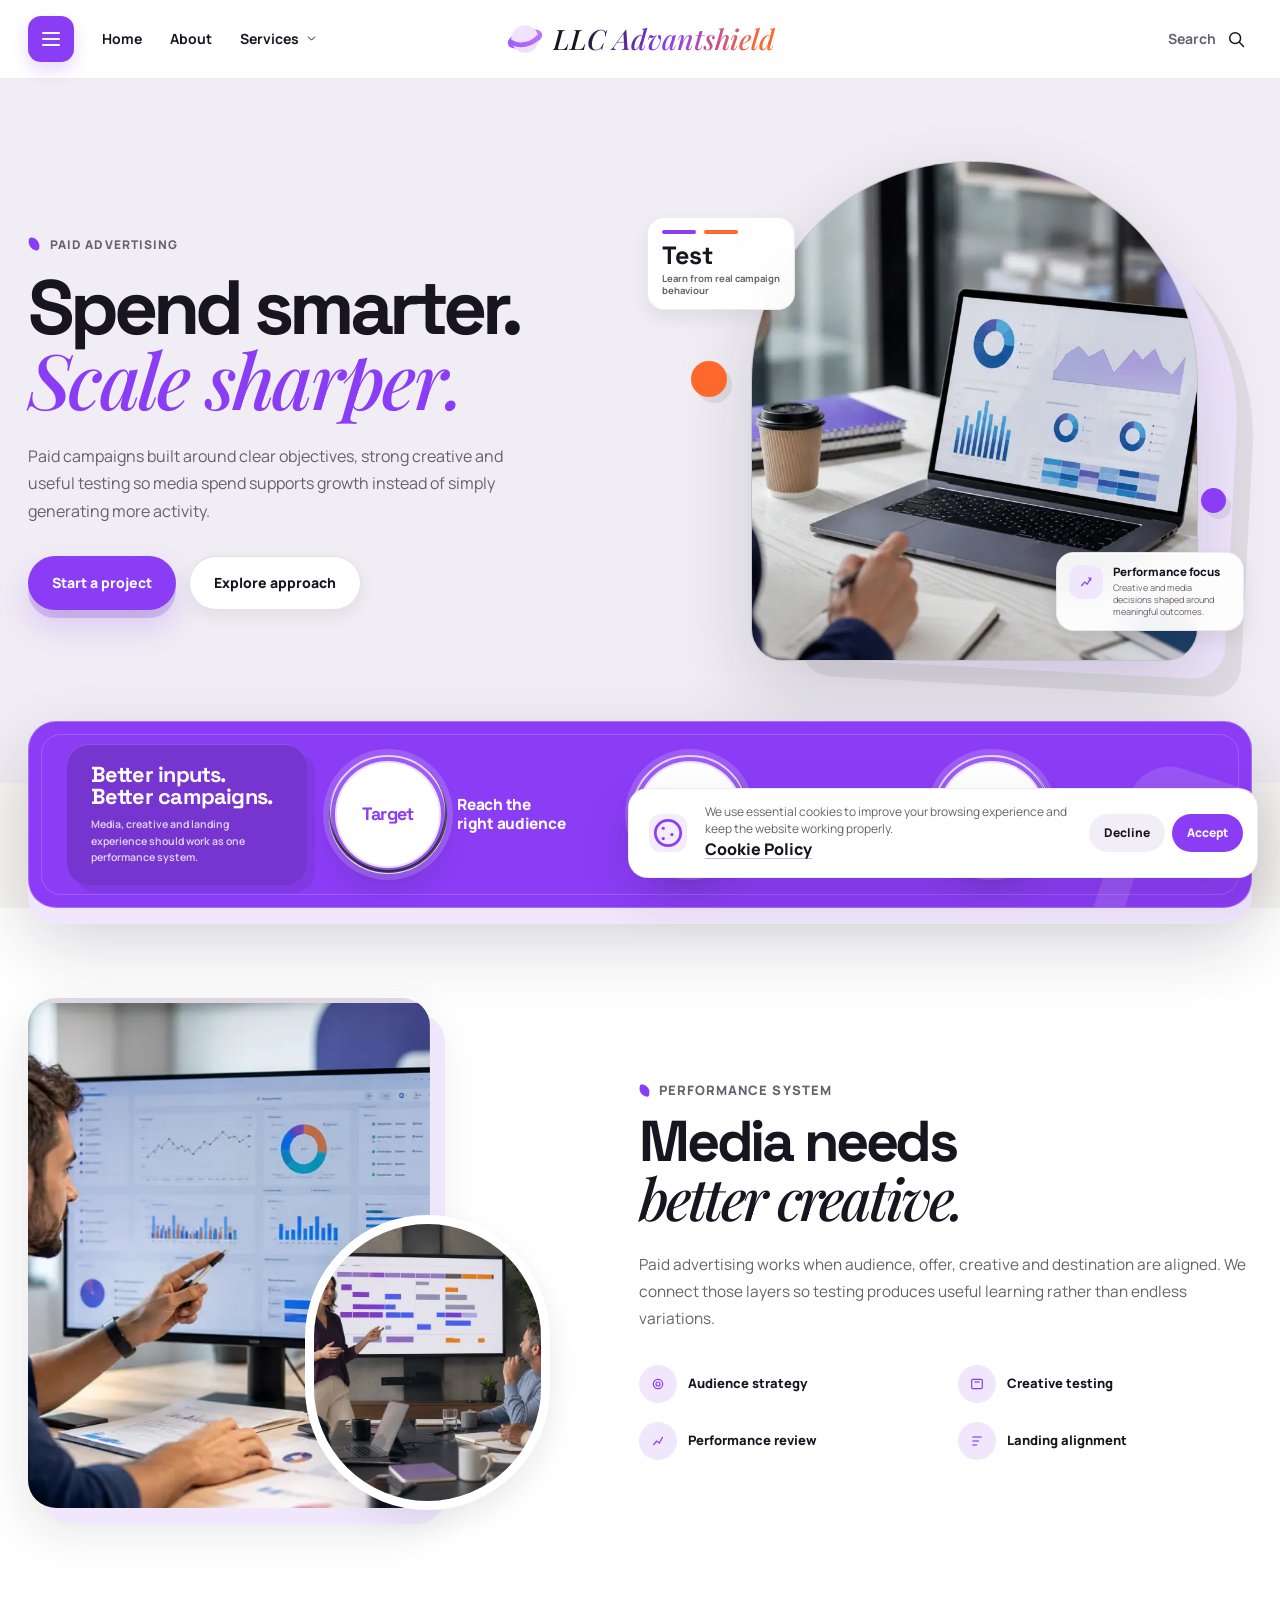
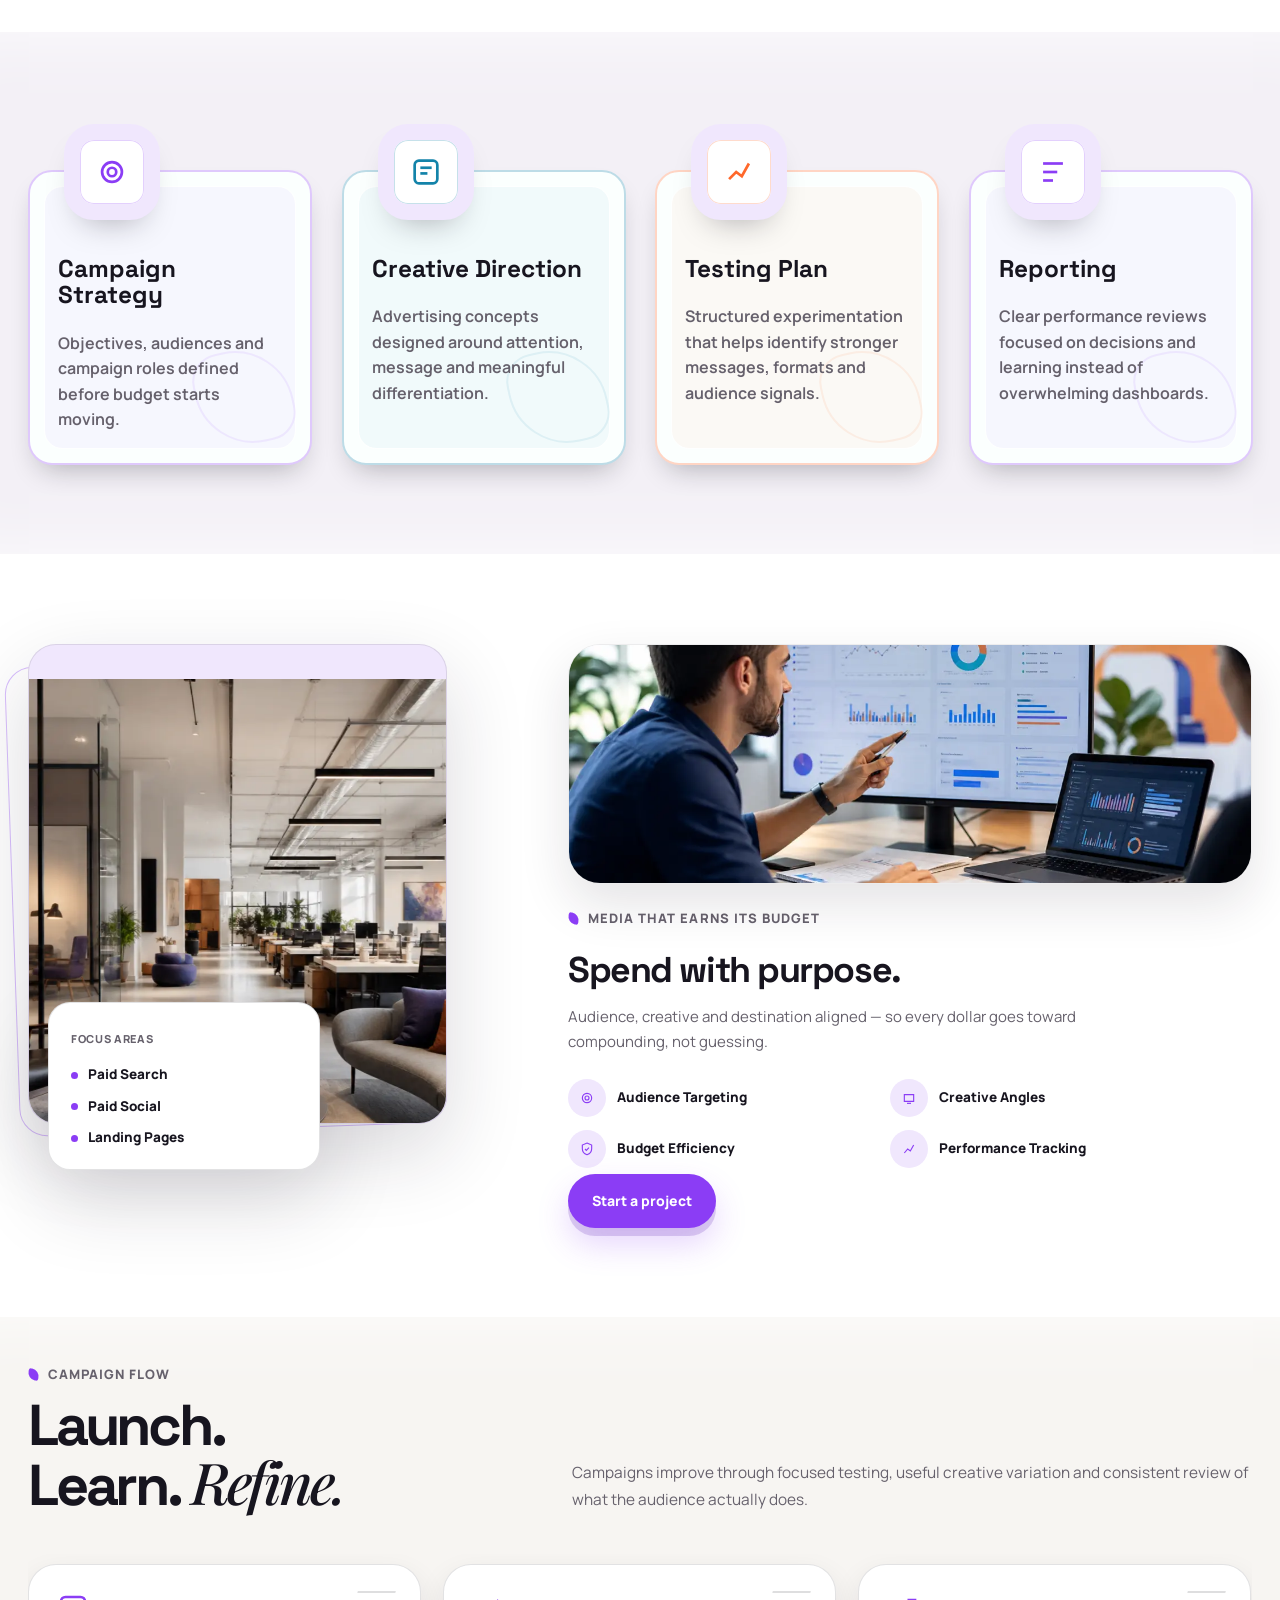
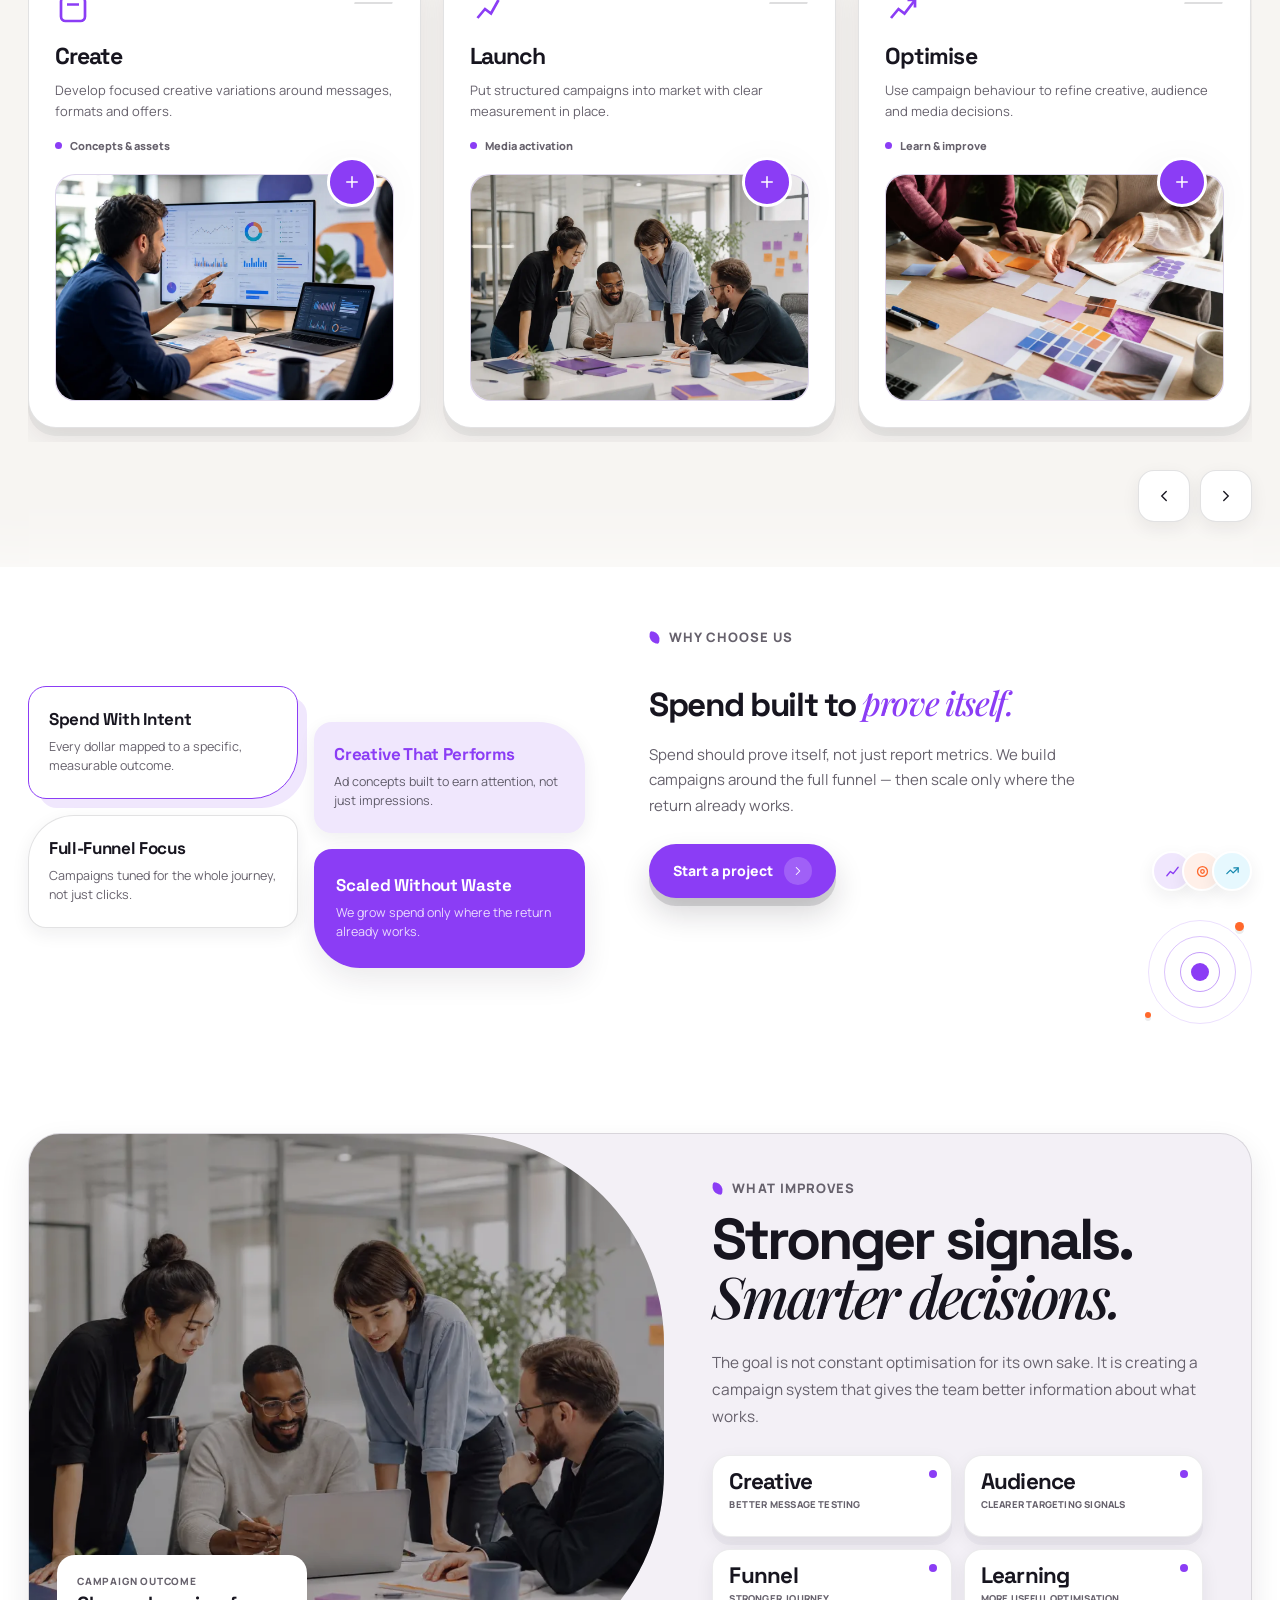
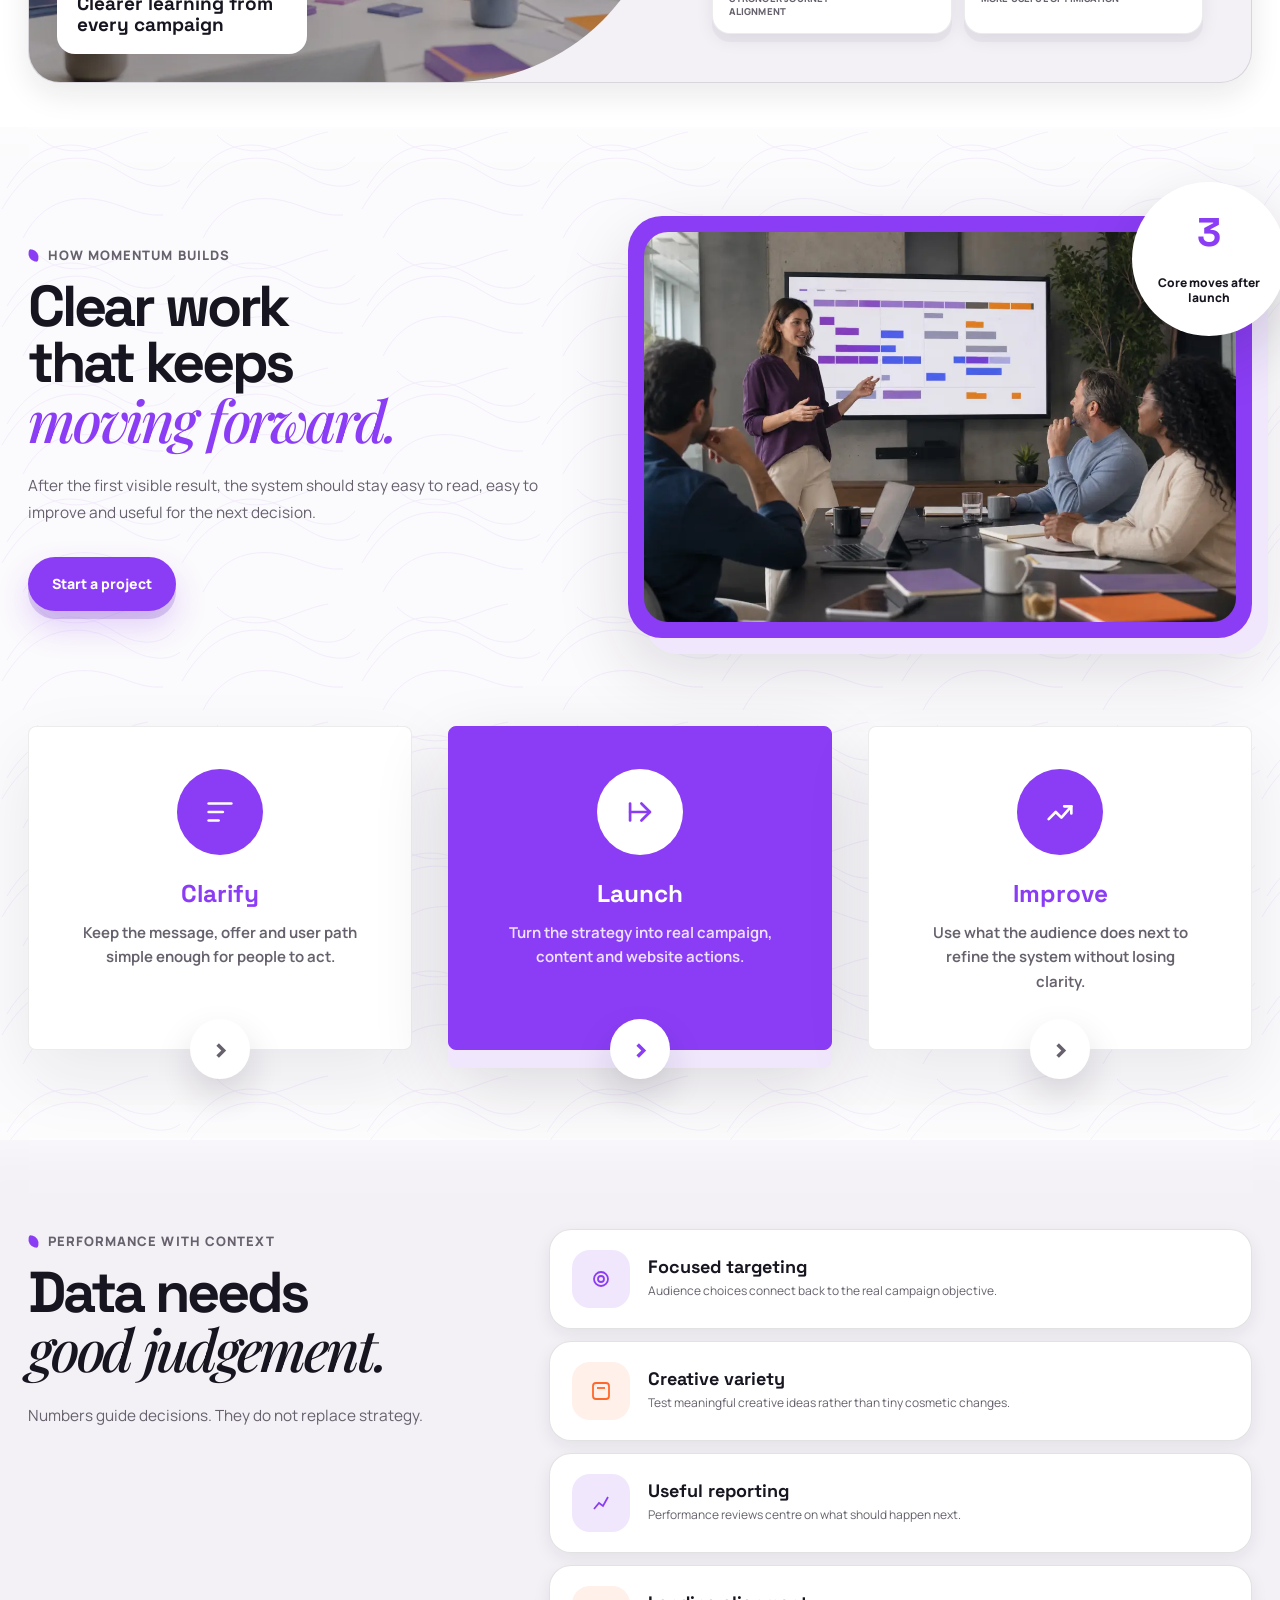
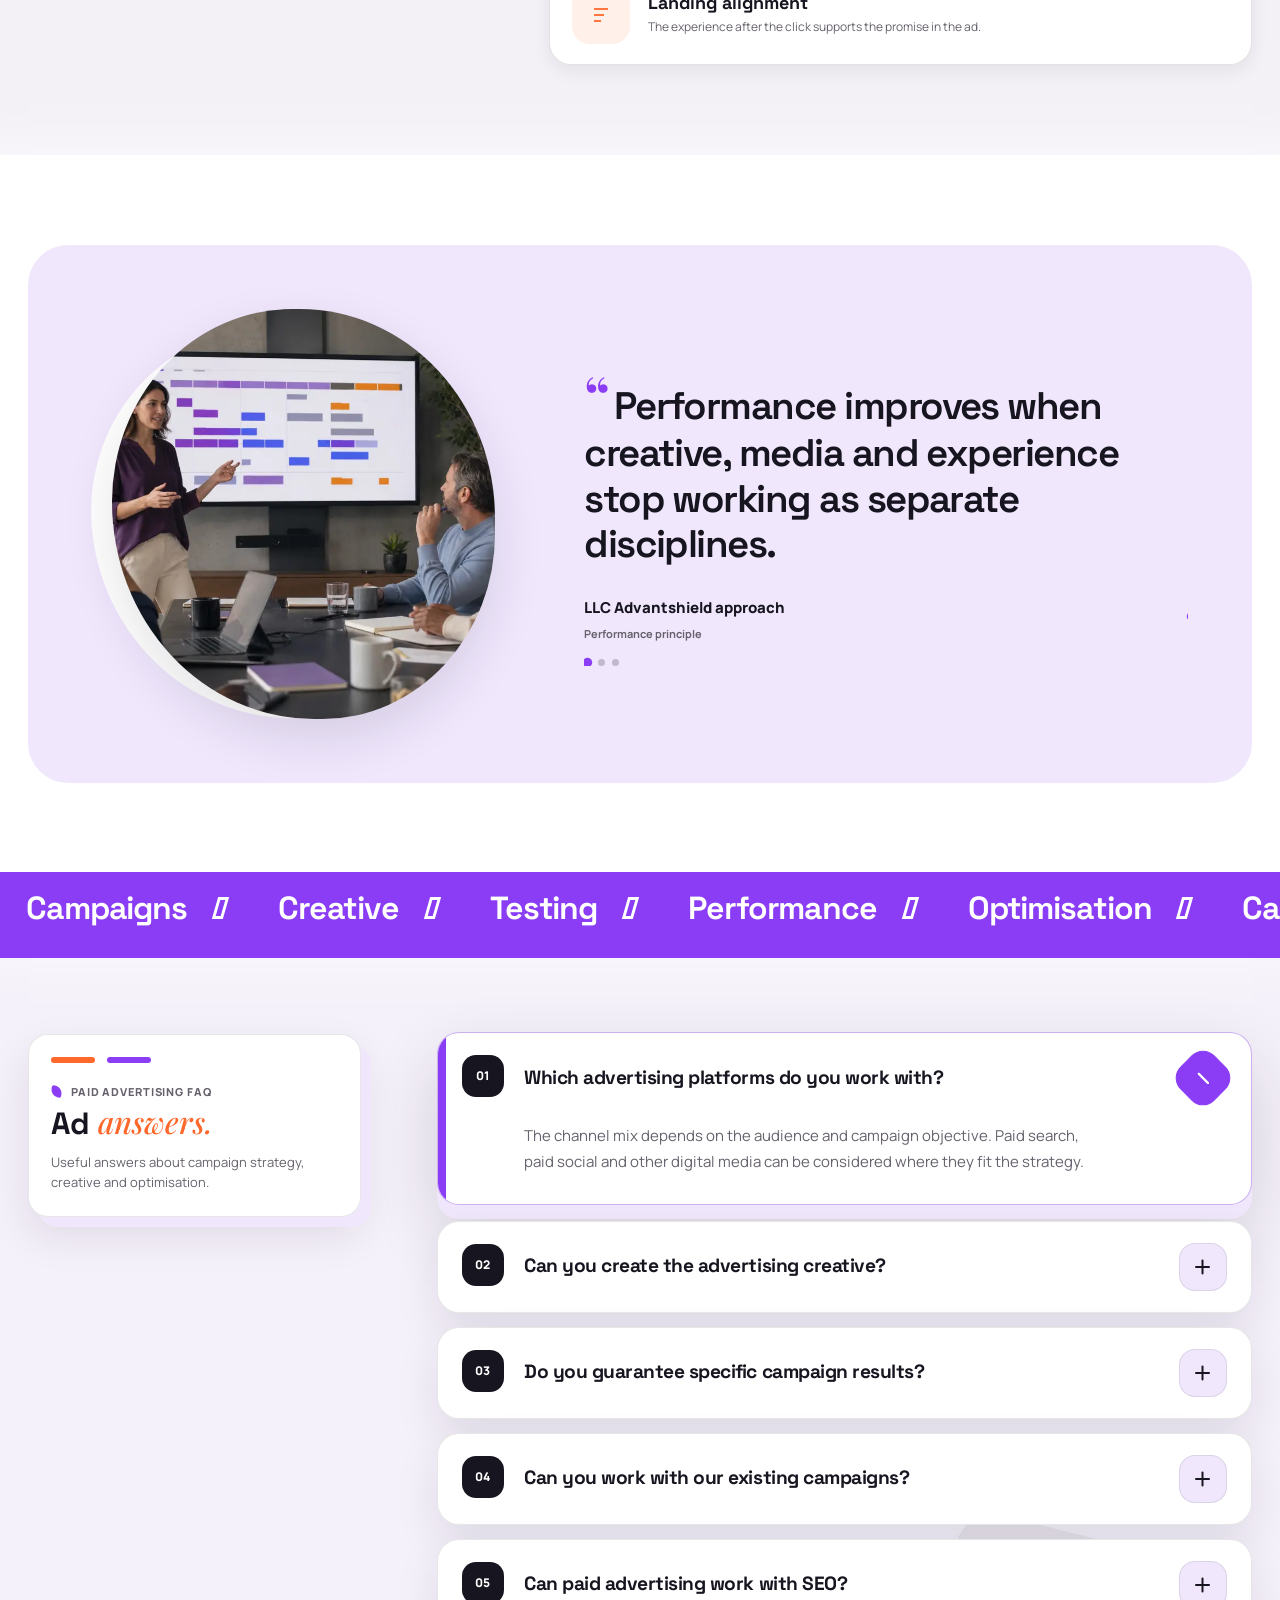
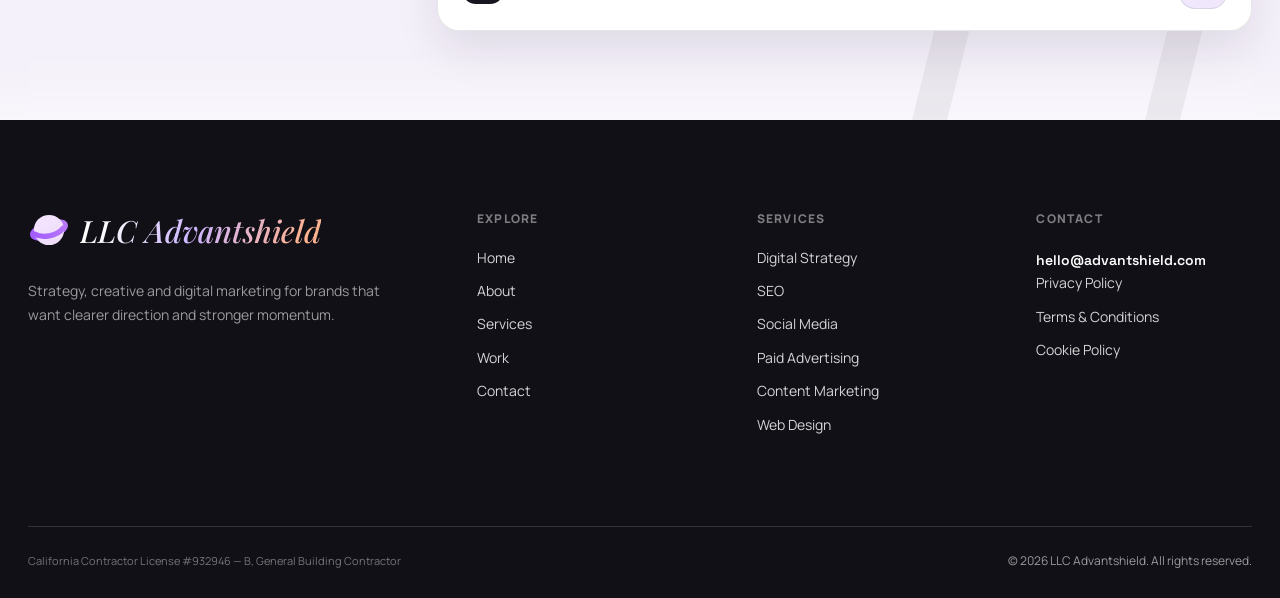
<file: paid-advertising.html>
<!DOCTYPE html>
<html lang="en">
<head>
    <meta charset="UTF-8">

    <meta
        name="viewport"
        content="width=device-width, initial-scale=1.0"
    >

    <meta
        name="description"
        content="Performance-focused advertising campaigns designed for reach, engagement and conversion."
    >

    <meta
        name="theme-color"
        content="#f7f5f2"
    >

    <title>Paid Advertising | LLC Advantshield</title>

    <link
        rel="icon"
        href="assets/icons/favicon.svg"
        type="image/svg+xml"
        data-site-favicon
    >


    <link
        rel="preconnect"
        href="https://fonts.googleapis.com"
    >

    <link
        rel="preconnect"
        href="https://fonts.gstatic.com"
        crossorigin
    >

    <link
        href="https://fonts.googleapis.com/css2?family=Manrope:wght@400;500;600;700;800&family=Playfair+Display:ital,wght@0,500;0,600;1,500;1,600&family=Space+Grotesk:wght@400;500;600;700&display=swap"
        rel="stylesheet"
    >


    <link
        rel="stylesheet"
        href="assets/vendor/swiper-bundle.min.css"
    >

    <link
        rel="stylesheet"
        href="assets/vendor/aos.css"
    >


    <link
        rel="stylesheet"
        href="assets/css/global.css"
    >

    <link
        rel="stylesheet"
        href="assets/css/services.css"
    >
    <script
        src="assets/vendor/swiper-bundle.min.js"
        defer
    ></script>

    <script
        src="assets/vendor/aos.js"
        defer
    ></script>

    <script
        src="assets/js/global.js"
        defer
    ></script>

    <script
        src="assets/js/services.js"
        defer
    ></script>
</head>

<body
    class="service-page service-page--advertising"
    data-page="paidAdvertising"
>

<a
    class="skip-link"
    href="#main-content"
>
    Skip to content
</a>




<header class="site-header">

    <div class="container site-header__inner">

        <div class="site-header__left">

            <button
                class="menu-toggle"
                type="button"
                aria-label="Open menu"
                aria-controls="site-menu"
                aria-expanded="false"
            >
                <span
                    class="menu-toggle__lines"
                    aria-hidden="true"
                >
                    <span class="menu-toggle__line"></span>
                    <span class="menu-toggle__line"></span>
                    <span class="menu-toggle__line"></span>
                </span>
            </button>

            <nav
                class="site-header__nav"
                aria-label="Primary navigation"
            >
                <a
                    class="site-header__nav-link"
                    href="index.html"
                    data-nav-label="home"
                >
                    Home
                </a>

                <a
                    class="site-header__nav-link"
                    href="index.html#about"
                    data-nav-label="about"
                >
                    About
                </a>

                <div class="nav-services">

                    <button
                        class="site-header__nav-link nav-services__trigger"
                        type="button"
                        aria-haspopup="true"
                        aria-expanded="false"
                        aria-controls="services-menu"
                    >
                        <span data-nav-label="services">Services</span>

                        <svg
                            class="nav-services__chevron"
                            viewBox="0 0 24 24"
                            fill="none"
                            stroke="currentColor"
                            stroke-width="1.8"
                            stroke-linecap="round"
                            stroke-linejoin="round"
                            aria-hidden="true"
                        >
                            <path d="M6 9l6 6 6-6"></path>
                        </svg>
                    </button>

                    <div
                        class="nav-services__panel"
                        id="services-menu"
                    >

                        <a
                            class="nav-services__item"
                            href="digital-strategy.html"
                        >
                            <svg
                                class="nav-services__item-icon"
                                viewBox="0 0 24 24"
                                fill="none"
                                stroke="currentColor"
                                stroke-width="1.7"
                                aria-hidden="true"
                            >
                                <circle cx="12" cy="12" r="7"></circle>
                                <circle cx="12" cy="12" r="3"></circle>
                                <path d="M12 2v3"></path>
                                <path d="M22 12h-3"></path>
                            </svg>

                            <span>Digital Strategy</span>
                        </a>

                        <a
                            class="nav-services__item"
                            href="seo.html"
                        >
                            <svg
                                class="nav-services__item-icon"
                                viewBox="0 0 24 24"
                                fill="none"
                                stroke="currentColor"
                                stroke-width="1.7"
                                aria-hidden="true"
                            >
                                <circle cx="10.5" cy="10.5" r="6"></circle>
                                <path d="M15 15l5 5"></path>
                                <path d="M7.5 11h6"></path>
                                <path d="M10.5 8v6"></path>
                            </svg>

                            <span>SEO</span>
                        </a>

                        <a
                            class="nav-services__item"
                            href="social-media-marketing.html"
                        >
                            <svg
                                class="nav-services__item-icon"
                                viewBox="0 0 24 24"
                                fill="none"
                                stroke="currentColor"
                                stroke-width="1.7"
                                aria-hidden="true"
                            >
                                <path d="M5 16c3.7-5.3 7.8-8 14-8"></path>
                                <path d="M5 11c2.6-2.9 5.6-4.4 9-4.5"></path>
                                <circle cx="6" cy="18" r="2"></circle>
                            </svg>

                            <span>Social Media</span>
                        </a>

                        <a
                            class="nav-services__item"
                            href="paid-advertising.html"
                        >
                            <svg
                                class="nav-services__item-icon"
                                viewBox="0 0 24 24"
                                fill="none"
                                stroke="currentColor"
                                stroke-width="1.7"
                                aria-hidden="true"
                            >
                                <path d="M4 17V7l11-3v16L4 17Z"></path>
                                <path d="M15 9h4"></path>
                                <path d="M18 6v6"></path>
                                <path d="M7 18.5V22"></path>
                            </svg>

                            <span>Paid Advertising</span>
                        </a>

                        <a
                            class="nav-services__item"
                            href="content-marketing.html"
                        >
                            <svg
                                class="nav-services__item-icon"
                                viewBox="0 0 24 24"
                                fill="none"
                                stroke="currentColor"
                                stroke-width="1.7"
                                aria-hidden="true"
                            >
                                <rect x="5" y="4" width="14" height="16" rx="2"></rect>
                                <path d="M8 8h8"></path>
                                <path d="M8 12h8"></path>
                                <path d="M8 16h5"></path>
                            </svg>

                            <span>Content Marketing</span>
                        </a>

                        <a
                            class="nav-services__item"
                            href="web-design.html"
                        >
                            <svg
                                class="nav-services__item-icon"
                                viewBox="0 0 24 24"
                                fill="none"
                                stroke="currentColor"
                                stroke-width="1.7"
                                aria-hidden="true"
                            >
                                <rect x="3" y="4" width="18" height="16" rx="3"></rect>
                                <path d="M3 9h18"></path>
                                <path d="M7 6.5h.01"></path>
                                <path d="M10 6.5h.01"></path>
                            </svg>

                            <span>Web Design</span>
                        </a>

                    </div>

                </div>
            </nav>

        </div>


        <a
            class="site-header__brand"
            href="index.html"
            aria-label="LLC Advantshield home"
        >
            <img
                class="site-header__logo"
                src="assets/icons/logo.svg"
                alt="LLC Advantshield logo"
                width="38"
                height="38"
                data-site-logo
            >

            <span
                class="site-header__brand-name"
                data-brand-name
            >
                LLC Advantshield
            </span>
        </a>


        <div class="site-header__right">

            <button
                class="header-action header-search"
                type="button"
                aria-label="Search website"
                aria-controls="search-modal"
            >
                <span class="header-search__label">
                    Search
                </span>

                <svg
                    viewBox="0 0 24 24"
                    fill="none"
                    stroke="currentColor"
                    stroke-width="1.8"
                    stroke-linecap="round"
                    aria-hidden="true"
                >
                    <circle
                        cx="11"
                        cy="11"
                        r="6.5"
                    ></circle>

                    <path d="M16 16L21 21"></path>
                </svg>
            </button>

        </div>

    </div>

</header>




<div
    class="menu-panel"
    id="site-menu"
    aria-hidden="true"
>

    <div class="container menu-panel__inner">

        <div class="menu-panel__main">

            <div class="menu-panel__top">

                <a
                    class="menu-panel__brand"
                    href="index.html"
                >
                    <img
                        src="assets/icons/logo.svg"
                        alt="LLC Advantshield logo"
                        width="40"
                        height="40"
                        data-site-logo
                    >

                    <span data-brand-name>
                        LLC Advantshield
                    </span>
                </a>

                <button
                    class="menu-panel__close"
                    type="button"
                    aria-label="Close menu"
                >
                    <svg
                        viewBox="0 0 24 24"
                        fill="none"
                        stroke="currentColor"
                        stroke-width="1.8"
                        stroke-linecap="round"
                        aria-hidden="true"
                    >
                        <path d="M5 5L19 19"></path>
                        <path d="M19 5L5 19"></path>
                    </svg>
                </button>

            </div>


            <div class="menu-panel__search">

                <input
                    class="menu-panel__search-input"
                    type="search"
                    aria-label="Search website"
                    placeholder="Search LLC Advantshield"
                    autocomplete="off"
                >

                <svg
                    class="menu-panel__search-icon"
                    viewBox="0 0 24 24"
                    fill="none"
                    stroke="currentColor"
                    stroke-width="1.7"
                    aria-hidden="true"
                >
                    <circle
                        cx="10.5"
                        cy="10.5"
                        r="6.5"
                    ></circle>

                    <path d="M15.5 15.5L21 21"></path>
                </svg>

            </div>


            <nav
                class="menu-panel__nav"
                aria-label="Fullscreen navigation"
            >
                <a
                    class="menu-panel__nav-link"
                    href="index.html"
                >
                    Home
                </a>

                <a
                    class="menu-panel__nav-link"
                    href="index.html#about"
                >
                    About
                </a>

                <a
                    class="menu-panel__nav-link"
                    href="index.html#services"
                >
                    Services
                </a>

                <a
                    class="menu-panel__nav-link"
                    href="index.html#projects"
                >
                    Selected Work
                </a>

                <a
                    class="menu-panel__nav-link"
                    href="index.html#contact"
                >
                    Contact
                </a>
            </nav>


            <div class="menu-panel__footer">

                <a
                    class="menu-panel__quick-link"
                    href="index.html#projects"
                >
                    Projects
                </a>

                <a
                    class="menu-panel__quick-link"
                    href="index.html#services"
                >
                    Services
                </a>

                <a
                    class="menu-panel__quick-link"
                    href="index.html#contact"
                >
                    Contact
                </a>

            </div>

        </div>


        <div
            class="menu-panel__gallery"
            aria-hidden="true"
        >

            <div class="menu-panel__gallery-item">
                <img
                    src="assets/images/local/analytics-dashboard.webp"
                    alt=""
                    width="700"
                    height="547"
                    loading="lazy"
                >
            </div>

            <div class="menu-panel__gallery-item">
                <img
                    src="assets/images/local/team-collaboration.webp"
                    alt=""
                    width="700"
                    height="547"
                    loading="lazy"
                >
            </div>

            <div class="menu-panel__gallery-item">
                <img
                    src="assets/images/local/content-planning.webp"
                    alt=""
                    width="700"
                    height="547"
                    loading="lazy"
                >
            </div>

            <div class="menu-panel__gallery-item">
                <img
                    src="assets/images/local/client-presentation.webp"
                    alt=""
                    width="700"
                    height="547"
                    loading="lazy"
                >
            </div>

            <div class="menu-panel__gallery-item">
                <img
                    src="assets/images/local/workshop-table.webp"
                    alt=""
                    width="700"
                    height="547"
                    loading="lazy"
                >
            </div>

            <div class="menu-panel__gallery-item">
                <img
                    src="assets/images/local/agency-office.webp"
                    alt=""
                    width="700"
                    height="547"
                    loading="lazy"
                >
            </div>

        </div>

    </div>

</div>




<div
    class="search-modal"
    id="search-modal"
    aria-hidden="true"
>

    <div
        class="search-modal__panel"
        role="dialog"
        aria-modal="true"
        aria-labelledby="search-title"
    >

        <div class="search-modal__header">

            <h2
                class="search-modal__title"
                id="search-title"
            >
                Find what you need
            </h2>

            <button
                class="search-modal__close"
                type="button"
                aria-label="Close search"
            >
                <svg
                    viewBox="0 0 24 24"
                    fill="none"
                    stroke="currentColor"
                    stroke-width="1.8"
                    stroke-linecap="round"
                    aria-hidden="true"
                >
                    <path d="M5 5L19 19"></path>
                    <path d="M19 5L5 19"></path>
                </svg>
            </button>

        </div>


        <div class="search-modal__field">

            <svg
                viewBox="0 0 24 24"
                fill="none"
                stroke="currentColor"
                stroke-width="1.8"
                aria-hidden="true"
            >
                <circle
                    cx="10.5"
                    cy="10.5"
                    r="6.5"
                ></circle>

                <path d="M15.5 15.5L21 21"></path>
            </svg>

            <input
                class="search-modal__input"
                type="search"
                placeholder="Search services, pages or topics"
                aria-label="Search"
                autocomplete="off"
            >

        </div>

        <div
            class="search-results"
            aria-live="polite"
        ></div>

    </div>

</div>




<main
    class="site"
    id="main-content"
>




    <section class="service-hero">

        <div class="container service-hero__inner">

            <div class="service-hero__content">

                <div class="service-hero__label">

                    <span
                        class="service-hero__label-mark"
                        aria-hidden="true"
                    ></span>

                    Paid Advertising

                </div>


                <h1 class="service-hero__title">
                    Spend smarter.
                    <em>Scale sharper.</em>
                </h1>


                <p class="service-hero__copy">
                    Paid campaigns built around clear objectives,
                    strong creative and useful testing so media
                    spend supports growth instead of simply
                    generating more activity.
                </p>


                <div class="service-hero__actions">

                    <a
                        class="button button--primary"
                        href="index.html#contact"
                    >
                        Start a project
                    </a>

                    <a
                        class="button button--light"
                        href="#overview"
                    >
                        Explore approach
                    </a>

                </div>

            </div>


            <div class="service-hero__visual">

                <div
                    class="service-hero__media-back"
                    aria-hidden="true"
                ></div>


                <div class="service-hero__media">

                    <img
                        src="assets/images/local/analytics-dashboard.webp"
                        alt="Performance marketing analytics dashboard"
                        width="1100"
                        height="1500"
                        fetchpriority="high"
                    >

                </div>


                <div class="service-hero__float service-hero__float--metric">

                    <strong class="service-hero__float-value">
                        Test
                    </strong>

                    <span class="service-hero__float-label">
                        Learn from real campaign behaviour
                    </span>

                </div>


                <div class="service-hero__float service-hero__float--feature">

                    <span class="service-hero__float-icon">

                        <svg
                            viewBox="0 0 24 24"
                            fill="none"
                            stroke="currentColor"
                            stroke-width="1.8"
                            aria-hidden="true"
                        >
                            <path d="M5 18 10 12l4 3 5-9"></path>
                            <path d="M15 6h4v4"></path>
                        </svg>

                    </span>

                    <strong class="service-hero__float-title">
                        Performance focus
                    </strong>

                    <span class="service-hero__float-copy">
                        Creative and media decisions
                        shaped around meaningful outcomes.
                    </span>

                </div>


                <span
                    class="service-hero__accent service-hero__accent--one"
                    aria-hidden="true"
                ></span>

                <span
                    class="service-hero__accent service-hero__accent--two"
                    aria-hidden="true"
                ></span>

            </div>

        </div>

    </section>




    <section
        class="service-intro-overlap"
        aria-label="Paid advertising approach"
    >

        <div class="container">

            <div class="service-intro-bar">

                <div class="service-intro-bar__lead">

                    <h2 class="service-intro-bar__lead-title">
                        Better inputs.
                        Better campaigns.
                    </h2>

                    <p class="service-intro-bar__lead-copy">
                        Media, creative and landing experience
                        should work as one performance system.
                    </p>

                </div>


                <div class="service-intro-stat">

                    <strong class="service-intro-stat__value">
                        Target
                    </strong>

                    <span class="service-intro-stat__label">
                        Reach the right audience
                    </span>

                </div>


                <div class="service-intro-stat">

                    <strong class="service-intro-stat__value">
                        Test
                    </strong>

                    <span class="service-intro-stat__label">
                        Compare useful variables
                    </span>

                </div>


                <div class="service-intro-stat">

                    <strong class="service-intro-stat__value">
                        Refine
                    </strong>

                    <span class="service-intro-stat__label">
                        Improve using real signals
                    </span>

                </div>

            </div>

        </div>

    </section>




    <section
        class="section service-overview"
        id="overview"
    >

        <div class="container service-overview__grid">

            <div
                class="service-overview__visual"
                data-aos="fade-right"
            >

                <div
                    class="service-overview__main-media service-parallax"
                >
                    <img
                        src="assets/images/local/paid-ads-dashboard.webp"
                        alt="Team discussing advertising performance"
                        width="1000"
                        height="1030"
                        loading="lazy"
                    >
                </div>


                <div class="service-overview__secondary-media">

                    <img
                        src="assets/images/local/client-presentation.webp"
                        alt="Marketing team analysing campaign ideas"
                        width="700"
                        height="700"
                        loading="lazy"
                    >

                </div>

            </div>


            <div
                class="service-overview__content"
                data-aos="fade-left"
            >

                <div class="section-kicker">
                    Performance system
                </div>

                <h2 class="section-title">
                    Media needs
                    <em>better creative.</em>
                </h2>

                <p class="section-copy">
                    Paid advertising works when audience,
                    offer, creative and destination are aligned.
                    We connect those layers so testing produces
                    useful learning rather than endless variations.
                </p>


                <div class="service-overview__points">

                    <div class="service-overview-point">

                        <span class="service-overview-point__icon">
                            <svg
                                viewBox="0 0 24 24"
                                fill="none"
                                stroke="currentColor"
                                stroke-width="1.8"
                                aria-hidden="true"
                            >
                                <circle
                                    cx="12"
                                    cy="12"
                                    r="7"
                                ></circle>

                                <circle
                                    cx="12"
                                    cy="12"
                                    r="3"
                                ></circle>
                            </svg>
                        </span>

                        Audience strategy

                    </div>


                    <div class="service-overview-point">

                        <span class="service-overview-point__icon">
                            <svg
                                viewBox="0 0 24 24"
                                fill="none"
                                stroke="currentColor"
                                stroke-width="1.8"
                                aria-hidden="true"
                            >
                                <rect
                                    x="4"
                                    y="5"
                                    width="16"
                                    height="14"
                                    rx="2"
                                ></rect>

                                <path d="M8 9h8"></path>
                            </svg>
                        </span>

                        Creative testing

                    </div>


                    <div class="service-overview-point">

                        <span class="service-overview-point__icon">
                            <svg
                                viewBox="0 0 24 24"
                                fill="none"
                                stroke="currentColor"
                                stroke-width="1.8"
                                aria-hidden="true"
                            >
                                <path d="M5 18 10 12l4 3 5-9"></path>
                            </svg>
                        </span>

                        Performance review

                    </div>


                    <div class="service-overview-point">

                        <span class="service-overview-point__icon">
                            <svg
                                viewBox="0 0 24 24"
                                fill="none"
                                stroke="currentColor"
                                stroke-width="1.8"
                                aria-hidden="true"
                            >
                                <path d="M5 6h14"></path>
                                <path d="M5 12h10"></path>
                                <path d="M5 18h7"></path>
                            </svg>
                        </span>

                        Landing alignment

                    </div>

                </div>

            </div>

        </div>

    </section>




    <section class="section service-deliverables">

        <div class="container">

            <div class="service-deliverables__head">

                <div
                    class="section-heading"
                    data-aos="fade-up"
                >

                    <div class="section-kicker">
                        What we manage
                    </div>

                    <h2 class="section-title">
                        Paid media with
                        <em>clear purpose.</em>
                    </h2>

                </div>


                <p
                    class="section-copy"
                    data-aos="fade-up"
                    data-aos-delay="100"
                >
                    Campaign structure, creative thinking and
                    optimisation stay connected instead of
                    becoming separate performance tasks.
                </p>

            </div>


            <div class="deliverables-grid">


                <article
                    class="deliverable-card"
                    data-aos="fade-up"
                >

                    <div class="deliverable-card__icon">

                        <svg
                            viewBox="0 0 24 24"
                            fill="none"
                            stroke="currentColor"
                            stroke-width="1.8"
                            aria-hidden="true"
                        >
                            <circle
                                cx="12"
                                cy="12"
                                r="7"
                            ></circle>

                            <circle
                                cx="12"
                                cy="12"
                                r="3"
                            ></circle>
                        </svg>

                    </div>

                    <h3 class="deliverable-card__title">
                        Campaign Strategy
                    </h3>

                    <p class="deliverable-card__copy">
                        Objectives, audiences and campaign
                        roles defined before budget
                        starts moving.
                    </p>

                </article>


                <article
                    class="deliverable-card"
                    data-aos="fade-up"
                    data-aos-delay="80"
                >

                    <div class="deliverable-card__icon">

                        <svg
                            viewBox="0 0 24 24"
                            fill="none"
                            stroke="currentColor"
                            stroke-width="1.8"
                            aria-hidden="true"
                        >
                            <rect
                                x="4"
                                y="4"
                                width="16"
                                height="16"
                                rx="3"
                            ></rect>

                            <path d="M8 9h8"></path>
                            <path d="M8 13h5"></path>
                        </svg>

                    </div>

                    <h3 class="deliverable-card__title">
                        Creative Direction
                    </h3>

                    <p class="deliverable-card__copy">
                        Advertising concepts designed
                        around attention, message
                        and meaningful differentiation.
                    </p>

                </article>


                <article
                    class="deliverable-card"
                    data-aos="fade-up"
                    data-aos-delay="160"
                >

                    <div class="deliverable-card__icon">

                        <svg
                            viewBox="0 0 24 24"
                            fill="none"
                            stroke="currentColor"
                            stroke-width="1.8"
                            aria-hidden="true"
                        >
                            <path d="M5 17 10 12l4 3 5-9"></path>
                        </svg>

                    </div>

                    <h3 class="deliverable-card__title">
                        Testing Plan
                    </h3>

                    <p class="deliverable-card__copy">
                        Structured experimentation that
                        helps identify stronger messages,
                        formats and audience signals.
                    </p>

                </article>


                <article
                    class="deliverable-card"
                    data-aos="fade-up"
                    data-aos-delay="240"
                >

                    <div class="deliverable-card__icon">

                        <svg
                            viewBox="0 0 24 24"
                            fill="none"
                            stroke="currentColor"
                            stroke-width="1.8"
                            aria-hidden="true"
                        >
                            <path d="M5 6h14"></path>
                            <path d="M5 12h10"></path>
                            <path d="M5 18h7"></path>
                        </svg>

                    </div>

                    <h3 class="deliverable-card__title">
                        Reporting
                    </h3>

                    <p class="deliverable-card__copy">
                        Clear performance reviews focused
                        on decisions and learning instead
                        of overwhelming dashboards.
                    </p>

                </article>

            </div>

        </div>

    </section>




    <section class="section service-highlight">

        <div class="container service-highlight__grid">

            <div
                class="service-highlight__visual"
                data-aos="fade-right"
            >

                <span class="service-highlight__frame-outline"></span>

                <div class="service-highlight__frame service-parallax">
                    <img
                        src="assets/images/local/agency-office.webp"
                        alt="Team reviewing campaign results"
                        width="800"
                        height="1000"
                        loading="lazy"
                    >
                </div>

                <div class="service-highlight__float">

                    <span class="service-highlight__float-kicker">
                        Focus areas
                    </span>

                    <div class="service-highlight__float-list">

                        <span class="service-highlight__float-tag">
                            Paid Search
                        </span>

                        <span class="service-highlight__float-tag">
                            Paid Social
                        </span>

                        <span class="service-highlight__float-tag">
                            Landing Pages
                        </span>

                    </div>

                </div>

            </div>


            <div
                class="service-highlight__content"
                data-aos="fade-left"
            >

                <div class="service-highlight__media">
                    <img
                        src="assets/images/local/paid-ads-dashboard.webp"
                        alt="Team presenting advertising performance"
                        width="1000"
                        height="600"
                        loading="lazy"
                    >
                </div>


                <div class="service-highlight__text">

                    <div class="section-kicker">
                        Media that earns its budget
                    </div>

                    <h2 class="service-highlight__title">
                        Spend with purpose.
                    </h2>

                    <p class="service-highlight__copy">
                        Audience, creative and destination
                        aligned — so every dollar goes toward
                        compounding, not guessing.
                    </p>


                    <div class="service-highlight__points">

                        <div class="service-highlight-point">

                            <span class="service-highlight-point__icon">
                                <svg
                                    viewBox="0 0 24 24"
                                    fill="none"
                                    stroke="currentColor"
                                    stroke-width="1.7"
                                    aria-hidden="true"
                                >
                                    <circle
                                        cx="12"
                                        cy="12"
                                        r="7"
                                    ></circle>

                                    <circle
                                        cx="12"
                                        cy="12"
                                        r="3"
                                    ></circle>
                                </svg>
                            </span>

                            Audience Targeting

                        </div>

                        <div class="service-highlight-point">

                            <span class="service-highlight-point__icon">
                                <svg
                                    viewBox="0 0 24 24"
                                    fill="none"
                                    stroke="currentColor"
                                    stroke-width="1.7"
                                    aria-hidden="true"
                                >
                                    <path d="M5 7h14v10H5z"></path>
                                    <path d="M9 20h6"></path>
                                </svg>
                            </span>

                            Creative Angles

                        </div>

                        <div class="service-highlight-point">

                            <span class="service-highlight-point__icon">
                                <svg
                                    viewBox="0 0 24 24"
                                    fill="none"
                                    stroke="currentColor"
                                    stroke-width="1.7"
                                    aria-hidden="true"
                                >
                                    <path d="M12 3l7 3v5.5c0 4.6-3 7.7-7 9-4-1.3-7-4.4-7-9V6l7-3Z"></path>
                                    <path d="M9 12l2 2 4-4"></path>
                                </svg>
                            </span>

                            Budget Efficiency

                        </div>

                        <div class="service-highlight-point">

                            <span class="service-highlight-point__icon">
                                <svg
                                    viewBox="0 0 24 24"
                                    fill="none"
                                    stroke="currentColor"
                                    stroke-width="1.7"
                                    aria-hidden="true"
                                >
                                    <path d="M5 18 10 12l4 3 5-9"></path>
                                </svg>
                            </span>

                            Performance Tracking

                        </div>

                    </div>


                    <div class="service-highlight__actions">
                        <a
                            class="button button--primary service-highlight__cta"
                            href="index.html#contact"
                        >
                            Start a project
                        </a>
                    </div>

                </div>

            </div>

        </div>

    </section>




    <section class="section service-process">

        <div class="container">

            <div class="service-process__head">

                <div
                    class="section-heading"
                    data-aos="fade-up"
                >

                    <div class="section-kicker">
                        Campaign flow
                    </div>

                    <h2 class="section-title">
                        Launch.
                        Learn.
                        <em>Refine.</em>
                    </h2>

                </div>


                <p
                    class="section-copy"
                    data-aos="fade-up"
                    data-aos-delay="100"
                >
                    Campaigns improve through focused testing,
                    useful creative variation and consistent
                    review of what the audience actually does.
                </p>

            </div>


            <div
                class="swiper process-swiper"
                data-aos="fade-up"
                data-aos-delay="120"
            >

                <div class="swiper-wrapper">


                    <div class="swiper-slide">

                        <article class="process-card">

                            <div class="process-card__top">

                                <div class="process-card__icon">

                                    <svg
                                        viewBox="0 0 24 24"
                                        fill="none"
                                        stroke="currentColor"
                                        stroke-width="1.8"
                                        aria-hidden="true"
                                    >
                                        <circle
                                            cx="12"
                                            cy="12"
                                            r="7"
                                        ></circle>

                                        <circle
                                            cx="12"
                                            cy="12"
                                            r="3"
                                        ></circle>
                                    </svg>

                                </div>

                                <span
                                    class="process-card__mark"
                                    aria-hidden="true"
                                ></span>

                            </div>


                            <div class="process-card__content">

                                <h3 class="process-card__title">
                                    Define
                                </h3>

                                <p class="process-card__copy">
                                    Set the campaign goal,
                                    audience focus and role
                                    within the wider funnel.
                                </p>

                                <div class="process-card__meta">
                                    <span class="process-card__meta-dot"></span>
                                    Objective & audience
                                </div>

                            </div>


                            <div class="process-card__media">

                                <img
                                    src="assets/images/local/web-design-workspace.webp"
                                    alt="Team defining campaign objectives"
                                    width="600"
                                    height="400"
                                    loading="lazy"
                                >

                                <span
                                    class="process-card__badge"
                                    aria-hidden="true"
                                >
                                    <svg
                                        viewBox="0 0 24 24"
                                        fill="none"
                                        stroke="currentColor"
                                        stroke-width="2"
                                        stroke-linecap="round"
                                        aria-hidden="true"
                                    >
                                        <path d="M12 5v14"></path>
                                        <path d="M5 12h14"></path>
                                    </svg>
                                </span>

                            </div>

                        </article>

                    </div>


                    <div class="swiper-slide">

                        <article class="process-card">

                            <div class="process-card__top">

                                <div class="process-card__icon">

                                    <svg
                                        viewBox="0 0 24 24"
                                        fill="none"
                                        stroke="currentColor"
                                        stroke-width="1.8"
                                        aria-hidden="true"
                                    >
                                        <rect
                                            x="4"
                                            y="4"
                                            width="16"
                                            height="16"
                                            rx="3"
                                        ></rect>

                                        <path d="M8 9h8"></path>
                                    </svg>

                                </div>

                                <span
                                    class="process-card__mark"
                                    aria-hidden="true"
                                ></span>

                            </div>


                            <div class="process-card__content">

                                <h3 class="process-card__title">
                                    Create
                                </h3>

                                <p class="process-card__copy">
                                    Develop focused creative
                                    variations around messages,
                                    formats and offers.
                                </p>

                                <div class="process-card__meta">
                                    <span class="process-card__meta-dot"></span>
                                    Concepts & assets
                                </div>

                            </div>


                            <div class="process-card__media">

                                <img
                                    src="assets/images/local/paid-ads-dashboard.webp"
                                    alt="Team creating ad concepts"
                                    width="600"
                                    height="400"
                                    loading="lazy"
                                >

                                <span
                                    class="process-card__badge"
                                    aria-hidden="true"
                                >
                                    <svg
                                        viewBox="0 0 24 24"
                                        fill="none"
                                        stroke="currentColor"
                                        stroke-width="2"
                                        stroke-linecap="round"
                                        aria-hidden="true"
                                    >
                                        <path d="M12 5v14"></path>
                                        <path d="M5 12h14"></path>
                                    </svg>
                                </span>

                            </div>

                        </article>

                    </div>


                    <div class="swiper-slide">

                        <article class="process-card">

                            <div class="process-card__top">

                                <div class="process-card__icon">

                                    <svg
                                        viewBox="0 0 24 24"
                                        fill="none"
                                        stroke="currentColor"
                                        stroke-width="1.8"
                                        aria-hidden="true"
                                    >
                                        <path d="M5 18 10 12l4 3 5-9"></path>
                                    </svg>

                                </div>

                                <span
                                    class="process-card__mark"
                                    aria-hidden="true"
                                ></span>

                            </div>


                            <div class="process-card__content">

                                <h3 class="process-card__title">
                                    Launch
                                </h3>

                                <p class="process-card__copy">
                                    Put structured campaigns
                                    into market with clear
                                    measurement in place.
                                </p>

                                <div class="process-card__meta">
                                    <span class="process-card__meta-dot"></span>
                                    Media activation
                                </div>

                            </div>


                            <div class="process-card__media">

                                <img
                                    src="assets/images/local/team-collaboration.webp"
                                    alt="Team launching a media plan"
                                    width="600"
                                    height="400"
                                    loading="lazy"
                                >

                                <span
                                    class="process-card__badge"
                                    aria-hidden="true"
                                >
                                    <svg
                                        viewBox="0 0 24 24"
                                        fill="none"
                                        stroke="currentColor"
                                        stroke-width="2"
                                        stroke-linecap="round"
                                        aria-hidden="true"
                                    >
                                        <path d="M12 5v14"></path>
                                        <path d="M5 12h14"></path>
                                    </svg>
                                </span>

                            </div>

                        </article>

                    </div>


                    <div class="swiper-slide">

                        <article class="process-card">

                            <div class="process-card__top">

                                <div class="process-card__icon">

                                    <svg
                                        viewBox="0 0 24 24"
                                        fill="none"
                                        stroke="currentColor"
                                        stroke-width="1.8"
                                        aria-hidden="true"
                                    >
                                        <path d="M4 18 9 12l4 3 7-9"></path>
                                        <path d="M15 6h5v5"></path>
                                    </svg>

                                </div>

                                <span
                                    class="process-card__mark"
                                    aria-hidden="true"
                                ></span>

                            </div>


                            <div class="process-card__content">

                                <h3 class="process-card__title">
                                    Optimise
                                </h3>

                                <p class="process-card__copy">
                                    Use campaign behaviour
                                    to refine creative, audience
                                    and media decisions.
                                </p>

                                <div class="process-card__meta">
                                    <span class="process-card__meta-dot"></span>
                                    Learn & improve
                                </div>

                            </div>


                            <div class="process-card__media">

                                <img
                                    src="assets/images/local/workshop-table.webp"
                                    alt="Team reviewing campaign optimisation"
                                    width="600"
                                    height="400"
                                    loading="lazy"
                                >

                                <span
                                    class="process-card__badge"
                                    aria-hidden="true"
                                >
                                    <svg
                                        viewBox="0 0 24 24"
                                        fill="none"
                                        stroke="currentColor"
                                        stroke-width="2"
                                        stroke-linecap="round"
                                        aria-hidden="true"
                                    >
                                        <path d="M12 5v14"></path>
                                        <path d="M5 12h14"></path>
                                    </svg>
                                </span>

                            </div>

                        </article>

                    </div>

                </div>

            </div>


            <div class="service-process__controls">

                <button
                    class="swiper-control process-swiper__prev"
                    type="button"
                    aria-label="Previous process step"
                >
                    <svg
                        viewBox="0 0 24 24"
                        fill="none"
                        stroke="currentColor"
                        stroke-width="1.8"
                        stroke-linecap="round"
                        aria-hidden="true"
                    >
                        <path d="M15 6l-6 6 6 6"></path>
                    </svg>
                </button>

                <button
                    class="swiper-control process-swiper__next"
                    type="button"
                    aria-label="Next process step"
                >
                    <svg
                        viewBox="0 0 24 24"
                        fill="none"
                        stroke="currentColor"
                        stroke-width="1.8"
                        stroke-linecap="round"
                        aria-hidden="true"
                    >
                        <path d="M9 6l6 6-6 6"></path>
                    </svg>
                </button>

            </div>

        </div>

    </section>




    <section class="section section--compact service-why">

        <div class="container service-why__grid">

            <div
                class="why-mosaic"
                data-aos="fade-up"
            >

                <div class="why-mosaic__col">

                    <article class="why-card why-card--frame">
                        <h3 class="why-card__title">
                            Spend With Intent
                        </h3>
                        <p class="why-card__copy">
                            Every dollar mapped to a specific,
                            measurable outcome.
                        </p>
                    </article>

                    <article class="why-card why-card--border">
                        <h3 class="why-card__title">
                            Full-Funnel Focus
                        </h3>
                        <p class="why-card__copy">
                            Campaigns tuned for the whole
                            journey, not just clicks.
                        </p>
                    </article>

                </div>

                <div class="why-mosaic__col why-mosaic__col--b">

                    <article class="why-card why-card--tint">
                        <h3 class="why-card__title">
                            Creative That Performs
                        </h3>
                        <p class="why-card__copy">
                            Ad concepts built to earn
                            attention, not just impressions.
                        </p>
                    </article>

                    <article class="why-card why-card--solid">
                        <h3 class="why-card__title">
                            Scaled Without Waste
                        </h3>
                        <p class="why-card__copy">
                            We grow spend only where the
                            return already works.
                        </p>
                    </article>

                </div>

            </div>


            <div
                class="service-why__content"
                data-aos="fade-up"
                data-aos-delay="100"
            >

                <div class="section-kicker">
                    Why Choose Us
                </div>

                <h2 class="service-why__title">
                    Spend built to
                    <em>prove itself.</em>
                </h2>

                <p class="service-why__copy">
                    Spend should prove itself, not just report
                    metrics. We build campaigns around the full
                    funnel — then scale only where the return
                    already works.
                </p>

                <div class="service-why__foot">

                    <a
                        class="button button--primary"
                        href="index.html#contact"
                    >
                        Start a project

                        <span class="button__icon">
                            <svg
                                viewBox="0 0 24 24"
                                fill="none"
                                stroke="currentColor"
                                stroke-width="1.8"
                                stroke-linecap="round"
                                stroke-linejoin="round"
                                aria-hidden="true"
                            >
                                <path d="M9 6l6 6-6 6"></path>
                            </svg>
                        </span>
                    </a>

                    <div
                        class="why-chips"
                        aria-hidden="true"
                    >

                        <span class="why-chip">
                            <svg
                                viewBox="0 0 24 24"
                                fill="none"
                                stroke="currentColor"
                                stroke-width="1.8"
                                stroke-linecap="round"
                                stroke-linejoin="round"
                                aria-hidden="true"
                            >
                                <path d="M4 18 9 12l4 3 7-9"></path>
                            </svg>
                        </span>

                        <span class="why-chip">
                            <svg
                                viewBox="0 0 24 24"
                                fill="none"
                                stroke="currentColor"
                                stroke-width="1.8"
                                aria-hidden="true"
                            >
                                <circle
                                    cx="12"
                                    cy="12"
                                    r="7"
                                ></circle>
                                <circle
                                    cx="12"
                                    cy="12"
                                    r="2.5"
                                ></circle>
                            </svg>
                        </span>

                        <span class="why-chip">
                            <svg
                                viewBox="0 0 24 24"
                                fill="none"
                                stroke="currentColor"
                                stroke-width="1.8"
                                stroke-linecap="round"
                                stroke-linejoin="round"
                                aria-hidden="true"
                            >
                                <path d="M4 15l5-5 4 4 7-7"></path>
                                <path d="M14 7h6v6"></path>
                            </svg>
                        </span>

                    </div>

                </div>

                <div
                    class="why-orbit"
                    aria-hidden="true"
                >
                    <span class="why-orbit__ring why-orbit__ring--a"></span>
                    <span class="why-orbit__ring why-orbit__ring--b"></span>
                    <span class="why-orbit__ring why-orbit__ring--c"></span>
                    <span class="why-orbit__core"></span>
                    <span class="why-orbit__dot why-orbit__dot--a"></span>
                    <span class="why-orbit__dot why-orbit__dot--b"></span>
                </div>

            </div>

        </div>

    </section>




    <section class="section service-results">

        <div class="container">

            <div
                class="service-results__shell"
                data-aos="fade-up"
            >

                <div class="service-results__media">

                    <img
                        src="assets/images/local/team-collaboration.webp"
                        alt="Marketing team reviewing campaign performance"
                        width="1100"
                        height="900"
                        loading="lazy"
                    >

                    <div class="service-results__badge">

                        <span class="service-results__badge-label">
                            Campaign outcome
                        </span>

                        <strong class="service-results__badge-title">
                            Clearer learning from every campaign
                        </strong>

                    </div>

                </div>


                <div class="service-results__content">

                    <div class="section-kicker">
                        What improves
                    </div>

                    <h2 class="section-title">
                        Stronger signals.
                        <em>Smarter decisions.</em>
                    </h2>

                    <p class="section-copy">
                        The goal is not constant optimisation
                        for its own sake. It is creating a
                        campaign system that gives the team
                        better information about what works.
                    </p>


                    <div class="service-results__metrics">

                        <div class="service-result-metric">

                            <strong class="service-result-metric__value">
                                Creative
                            </strong>

                            <span class="service-result-metric__label">
                                Better message testing
                            </span>

                        </div>


                        <div class="service-result-metric">

                            <strong class="service-result-metric__value">
                                Audience
                            </strong>

                            <span class="service-result-metric__label">
                                Clearer targeting signals
                            </span>

                        </div>


                        <div class="service-result-metric">

                            <strong class="service-result-metric__value">
                                Funnel
                            </strong>

                            <span class="service-result-metric__label">
                                Stronger journey alignment
                            </span>

                        </div>


                        <div class="service-result-metric">

                            <strong class="service-result-metric__value">
                                Learning
                            </strong>

                            <span class="service-result-metric__label">
                                More useful optimisation
                            </span>

                        </div>

                    </div>

                </div>

            </div>

        </div>

    </section>




    <section class="section service-growth-system">

        <div class="container service-growth-system__inner">

            <div class="service-growth-system__top">

                <div
                    class="service-growth-system__content"
                    data-aos="fade-right"
                >

                    <div class="section-kicker">
                        How momentum builds
                    </div>

                    <h2 class="section-title">
                        Clear work that keeps
                        <em>moving forward.</em>
                    </h2>

                    <p class="section-copy">
                        After the first visible result, the system
                        should stay easy to read, easy to improve
                        and useful for the next decision.
                    </p>

                    <div class="service-growth-system__action">
                        <a
                            class="button button--primary"
                            href="index.html#contact"
                        >
                            Start a project
                        </a>
                    </div>

                </div>


                <div
                    class="service-growth-system__visual"
                    data-aos="fade-left"
                    data-aos-delay="100"
                >

                    <div class="service-growth-system__image">

                        <img
                            src="assets/images/local/client-presentation.webp"
                            alt="Marketing team reviewing campaign work"
                            width="1100"
                            height="760"
                            loading="lazy"
                        >

                    </div>

                    <div class="service-growth-system__badge">
                        <strong>3</strong>
                        <span>Core moves after launch</span>
                    </div>

                </div>

            </div>


            <div class="service-growth-system__cards">

                <article
                    class="growth-system-card"
                    data-aos="fade-up"
                >

                    <span class="growth-system-card__icon">
                        <svg
                            viewBox="0 0 24 24"
                            fill="none"
                            stroke="currentColor"
                            stroke-linecap="round"
                            stroke-linejoin="round"
                            aria-hidden="true"
                        >
                            <path d="M4 6h16"></path>
                            <path d="M4 12h10"></path>
                            <path d="M4 18h7"></path>
                        </svg>
                    </span>

                    <h3 class="growth-system-card__title">
                        Clarify
                    </h3>

                    <p class="growth-system-card__copy">
                        Keep the message, offer and user path
                        simple enough for people to act.
                    </p>

                    <span class="growth-system-card__arrow">
                        &gt;
                    </span>

                </article>


                <article
                    class="growth-system-card growth-system-card--featured"
                    data-aos="fade-up"
                    data-aos-delay="80"
                >

                    <span class="growth-system-card__icon">
                        <svg
                            viewBox="0 0 24 24"
                            fill="none"
                            stroke="currentColor"
                            stroke-linecap="round"
                            stroke-linejoin="round"
                            aria-hidden="true"
                        >
                            <path d="M5 12h14"></path>
                            <path d="M13 6l6 6-6 6"></path>
                            <path d="M5 6v12"></path>
                        </svg>
                    </span>

                    <h3 class="growth-system-card__title">
                        Launch
                    </h3>

                    <p class="growth-system-card__copy">
                        Turn the strategy into real campaign,
                        content and website actions.
                    </p>

                    <span class="growth-system-card__arrow">
                        &gt;
                    </span>

                </article>


                <article
                    class="growth-system-card"
                    data-aos="fade-up"
                    data-aos-delay="160"
                >

                    <span class="growth-system-card__icon">
                        <svg
                            viewBox="0 0 24 24"
                            fill="none"
                            stroke="currentColor"
                            stroke-linecap="round"
                            stroke-linejoin="round"
                            aria-hidden="true"
                        >
                            <path d="M4 17l5-5 4 4 7-8"></path>
                            <path d="M15 8h5v5"></path>
                        </svg>
                    </span>

                    <h3 class="growth-system-card__title">
                        Improve
                    </h3>

                    <p class="growth-system-card__copy">
                        Use what the audience does next to refine
                        the system without losing clarity.
                    </p>

                    <span class="growth-system-card__arrow">
                        &gt;
                    </span>

                </article>

            </div>

        </div>

    </section>




    <section class="section service-features">

        <div class="container service-features__grid">

            <div
                class="service-features__intro"
                data-aos="fade-right"
            >

                <div class="section-kicker">
                    Performance with context
                </div>

                <h2 class="section-title">
                    Data needs
                    <em>good judgement.</em>
                </h2>

                <p class="section-copy">
                    Numbers guide decisions.
                    They do not replace strategy.
                </p>

            </div>


            <div
                class="service-features__list"
                data-aos="fade-left"
            >

                <article class="service-feature">

                    <div class="service-feature__icon">

                        <svg
                            viewBox="0 0 24 24"
                            fill="none"
                            stroke="currentColor"
                            stroke-width="1.8"
                            aria-hidden="true"
                        >
                            <circle
                                cx="12"
                                cy="12"
                                r="7"
                            ></circle>

                            <circle
                                cx="12"
                                cy="12"
                                r="3"
                            ></circle>
                        </svg>

                    </div>

                    <div>

                        <h3 class="service-feature__title">
                            Focused targeting
                        </h3>

                        <p class="service-feature__copy">
                            Audience choices connect back
                            to the real campaign objective.
                        </p>

                    </div>

                </article>


                <article class="service-feature">

                    <div class="service-feature__icon">

                        <svg
                            viewBox="0 0 24 24"
                            fill="none"
                            stroke="currentColor"
                            stroke-width="1.8"
                            aria-hidden="true"
                        >
                            <rect
                                x="4"
                                y="4"
                                width="16"
                                height="16"
                                rx="3"
                            ></rect>

                            <path d="M8 9h8"></path>
                        </svg>

                    </div>

                    <div>

                        <h3 class="service-feature__title">
                            Creative variety
                        </h3>

                        <p class="service-feature__copy">
                            Test meaningful creative ideas
                            rather than tiny cosmetic changes.
                        </p>

                    </div>

                </article>


                <article class="service-feature">

                    <div class="service-feature__icon">

                        <svg
                            viewBox="0 0 24 24"
                            fill="none"
                            stroke="currentColor"
                            stroke-width="1.8"
                            aria-hidden="true"
                        >
                            <path d="M5 18 10 12l4 3 5-9"></path>
                        </svg>

                    </div>

                    <div>

                        <h3 class="service-feature__title">
                            Useful reporting
                        </h3>

                        <p class="service-feature__copy">
                            Performance reviews centre on
                            what should happen next.
                        </p>

                    </div>

                </article>


                <article class="service-feature">

                    <div class="service-feature__icon">

                        <svg
                            viewBox="0 0 24 24"
                            fill="none"
                            stroke="currentColor"
                            stroke-width="1.8"
                            aria-hidden="true"
                        >
                            <path d="M5 6h14"></path>
                            <path d="M5 12h10"></path>
                            <path d="M5 18h7"></path>
                        </svg>

                    </div>

                    <div>

                        <h3 class="service-feature__title">
                            Landing alignment
                        </h3>

                        <p class="service-feature__copy">
                            The experience after the click
                            supports the promise in the ad.
                        </p>

                    </div>

                </article>

            </div>

        </div>

    </section>




    <section class="section service-testimonial">

        <div class="container">

            <div
                class="service-testimonial__shell"
                data-aos="fade-up"
            >

                <div class="service-testimonial__media">

                    <div class="service-testimonial__shape"></div>

                    <div class="service-testimonial__image">

                        <img
                            src="assets/images/local/client-presentation.webp"
                            alt="Performance marketing team collaborating"
                            width="900"
                            height="900"
                            loading="lazy"
                        >

                    </div>

                </div>


                <div>

                    <p class="service-testimonial__quote">
                        Performance improves when creative,
                        media and experience stop working
                        as separate disciplines.
                    </p>

                    <div class="service-testimonial__author">

                        <strong class="service-testimonial__name">
                            LLC Advantshield approach
                        </strong>

                        <span class="service-testimonial__role">
                            Performance principle
                        </span>

                    </div>

                </div>

            </div>

        </div>

    </section>




    <section
        class="service-marquee"
        aria-label="Paid advertising themes"
    >

        <div class="service-marquee__track">

            <div class="service-marquee__group">

                <span class="service-marquee__item">
                    Campaigns
                    <span class="service-marquee__mark"></span>
                </span>

                <span class="service-marquee__item">
                    Creative
                    <span class="service-marquee__mark"></span>
                </span>

                <span class="service-marquee__item">
                    Testing
                    <span class="service-marquee__mark"></span>
                </span>

                <span class="service-marquee__item">
                    Performance
                    <span class="service-marquee__mark"></span>
                </span>

                <span class="service-marquee__item">
                    Optimisation
                    <span class="service-marquee__mark"></span>
                </span>

            </div>


            <div
                class="service-marquee__group"
                aria-hidden="true"
            >

                <span class="service-marquee__item">
                    Campaigns
                    <span class="service-marquee__mark"></span>
                </span>

                <span class="service-marquee__item">
                    Creative
                    <span class="service-marquee__mark"></span>
                </span>

                <span class="service-marquee__item">
                    Testing
                    <span class="service-marquee__mark"></span>
                </span>

                <span class="service-marquee__item">
                    Performance
                    <span class="service-marquee__mark"></span>
                </span>

                <span class="service-marquee__item">
                    Optimisation
                    <span class="service-marquee__mark"></span>
                </span>

            </div>

        </div>

    </section>




    <section class="section service-faq">

        <div class="container service-faq__grid">

            <div
                class="service-faq__intro"
                data-aos="fade-right"
            >

                <div class="section-kicker">
                    Paid Advertising FAQ
                </div>

                <h2 class="section-title">
                    Ad
                    <em>answers.</em>
                </h2>

                <p class="section-copy">
                    Useful answers about campaign
                    strategy, creative and optimisation.
                </p>

            </div>


            <div
                class="service-faq__list"
                data-aos="fade-left"
            >


                <article class="faq-item is-open">

                    <button
                        class="faq-item__button"
                        type="button"
                    >
                        <span class="faq-item__question">
                            Which advertising platforms do you work with?
                        </span>

                        <span
                            class="faq-item__toggle"
                            aria-hidden="true"
                        ></span>
                    </button>

                    <div class="faq-item__panel">

                        <div class="faq-item__panel-inner">

                            <p class="faq-item__answer">
                                The channel mix depends on the audience
                                and campaign objective. Paid search,
                                paid social and other digital media can
                                be considered where they fit the strategy.
                            </p>

                        </div>

                    </div>

                </article>


                <article class="faq-item">

                    <button
                        class="faq-item__button"
                        type="button"
                    >
                        <span class="faq-item__question">
                            Can you create the advertising creative?
                        </span>

                        <span
                            class="faq-item__toggle"
                            aria-hidden="true"
                        ></span>
                    </button>

                    <div class="faq-item__panel">

                        <div class="faq-item__panel-inner">

                            <p class="faq-item__answer">
                                Yes. Creative direction can be part of
                                the paid advertising scope so testing
                                is built around meaningful concepts
                                rather than disconnected assets.
                            </p>

                        </div>

                    </div>

                </article>


                <article class="faq-item">

                    <button
                        class="faq-item__button"
                        type="button"
                    >
                        <span class="faq-item__question">
                            Do you guarantee specific campaign results?
                        </span>

                        <span
                            class="faq-item__toggle"
                            aria-hidden="true"
                        ></span>
                    </button>

                    <div class="faq-item__panel">

                        <div class="faq-item__panel-inner">

                            <p class="faq-item__answer">
                                No. Advertising performance depends on
                                many variables including the market,
                                audience, offer, competition and budget.
                                We focus on responsible testing and optimisation.
                            </p>

                        </div>

                    </div>

                </article>


                <article class="faq-item">

                    <button
                        class="faq-item__button"
                        type="button"
                    >
                        <span class="faq-item__question">
                            Can you work with our existing campaigns?
                        </span>

                        <span
                            class="faq-item__toggle"
                            aria-hidden="true"
                        ></span>
                    </button>

                    <div class="faq-item__panel">

                        <div class="faq-item__panel-inner">

                            <p class="faq-item__answer">
                                Yes. Existing campaign structures,
                                creative and landing experiences can
                                be reviewed before deciding what should
                                be retained, changed or tested.
                            </p>

                        </div>

                    </div>

                </article>


                <article class="faq-item">

                    <button
                        class="faq-item__button"
                        type="button"
                    >
                        <span class="faq-item__question">
                            Can paid advertising work with SEO?
                        </span>

                        <span
                            class="faq-item__toggle"
                            aria-hidden="true"
                        ></span>
                    </button>

                    <div class="faq-item__panel">

                        <div class="faq-item__panel-inner">

                            <p class="faq-item__answer">
                                Yes. Paid and organic search can support
                                different needs while sharing valuable
                                insight about demand, messaging and
                                high-intent audience behaviour.
                            </p>

                        </div>

                    </div>

                </article>

            </div>

        </div>

    </section>

</main>




<footer class="site-footer">

    <div class="container site-footer__inner">

        <div class="site-footer__top">

            <div class="site-footer__brand">

                <a
                    class="site-footer__logo"
                    href="index.html"
                >
                    <img
                        src="assets/icons/logo.svg"
                        alt="LLC Advantshield logo"
                        width="42"
                        height="42"
                        data-site-logo
                    loading="lazy"
                    >

                    <span data-brand-name>
                        LLC Advantshield
                    </span>
                </a>

                <p class="site-footer__intro">
                    Strategy, creative and digital marketing
                    for brands that want clearer direction
                    and stronger momentum.
                </p>

            </div>


            <div class="site-footer__column">

                <h2 class="site-footer__title">
                    Explore
                </h2>

                <nav
                    class="site-footer__links"
                    aria-label="Footer navigation"
                >
                    <a
                        class="site-footer__link"
                        href="index.html"
                    >
                        Home
                    </a>

                    <a
                        class="site-footer__link"
                        href="index.html#about"
                    >
                        About
                    </a>

                    <a
                        class="site-footer__link"
                        href="index.html#services"
                    >
                        Services
                    </a>

                    <a
                        class="site-footer__link"
                        href="index.html#projects"
                    >
                        Work
                    </a>

                    <a
                        class="site-footer__link"
                        href="index.html#contact"
                    >
                        Contact
                    </a>
                </nav>

            </div>


            <div class="site-footer__column">

                <h2 class="site-footer__title">
                    Services
                </h2>

                <nav
                    class="site-footer__links"
                    aria-label="Services"
                >
                    <a
                        class="site-footer__link"
                        href="digital-strategy.html"
                    >
                        Digital Strategy
                    </a>

                    <a
                        class="site-footer__link"
                        href="seo.html"
                    >
                        SEO
                    </a>

                    <a
                        class="site-footer__link"
                        href="social-media-marketing.html"
                    >
                        Social Media
                    </a>

                    <a
                        class="site-footer__link"
                        href="paid-advertising.html"
                    >
                        Paid Advertising
                    </a>

                    <a
                        class="site-footer__link"
                        href="content-marketing.html"
                    >
                        Content Marketing
                    </a>

                    <a
                        class="site-footer__link"
                        href="web-design.html"
                    >
                        Web Design
                    </a>
                </nav>

            </div>


            <div class="site-footer__column">

                <h2 class="site-footer__title">
                    Contact
                </h2>

                <a
                    class="site-footer__email"
                    href="mailto:hello@advantshield.com"
                    data-site-email
                >
                    hello@advantshield.com
                </a>

                <nav
                    class="site-footer__links"
                    aria-label="Legal navigation"
                >
                    <a
                        class="site-footer__link"
                        href="privacy-policy.html"
                    >
                        Privacy Policy
                    </a>

                    <a
                        class="site-footer__link"
                        href="terms.html"
                    >
                        Terms & Conditions
                    </a>

                    <a
                        class="site-footer__link"
                        href="cookies.html"
                    >
                        Cookie Policy
                    </a>
                </nav>

            </div>

        </div>


        <div class="site-footer__bottom">

            <p
                class="site-footer__disclaimer"
                data-site-disclaimer
            >
                California Contractor License #932946 — B, General Building Contractor
            </p>

            <p
                class="site-footer__copyright"
                data-copyright
            >
                © 2026 LLC Advantshield. All rights reserved.
            </p>

        </div>

    </div>

</footer>




<div
    class="cookie-card"
    hidden
>

    <div
        class="cookie-card__icon"
        aria-hidden="true"
    >
        <svg
            viewBox="0 0 24 24"
            fill="none"
            stroke="currentColor"
            stroke-width="1.7"
        >
            <circle
                cx="12"
                cy="12"
                r="8"
            ></circle>

            <circle
                cx="9"
                cy="9"
                r="1"
                fill="currentColor"
                stroke="none"
            ></circle>

            <circle
                cx="14.5"
                cy="13"
                r="1"
                fill="currentColor"
                stroke="none"
            ></circle>

            <circle
                cx="9"
                cy="15.5"
                r="1"
                fill="currentColor"
                stroke="none"
            ></circle>
        </svg>
    </div>


    <div class="cookie-card__content">

        <p
            class="cookie-card__text"
            data-cookie-message
        >
            We use essential cookies to improve your browsing
            experience and keep the website working properly.
        </p>

        <a
            class="cookie-card__link"
            href="cookies.html"
            data-cookie-policy
        >
            Cookie Policy
        </a>

    </div>


    <div class="cookie-card__actions">

        <button
            class="cookie-card__button cookie-card__button--decline"
            type="button"
            data-cookie-decline
        >
            Decline
        </button>

        <button
            class="cookie-card__button cookie-card__button--accept"
            type="button"
            data-cookie-accept
        >
            Accept
        </button>

    </div>

</div>

</body>
</html>
</file>
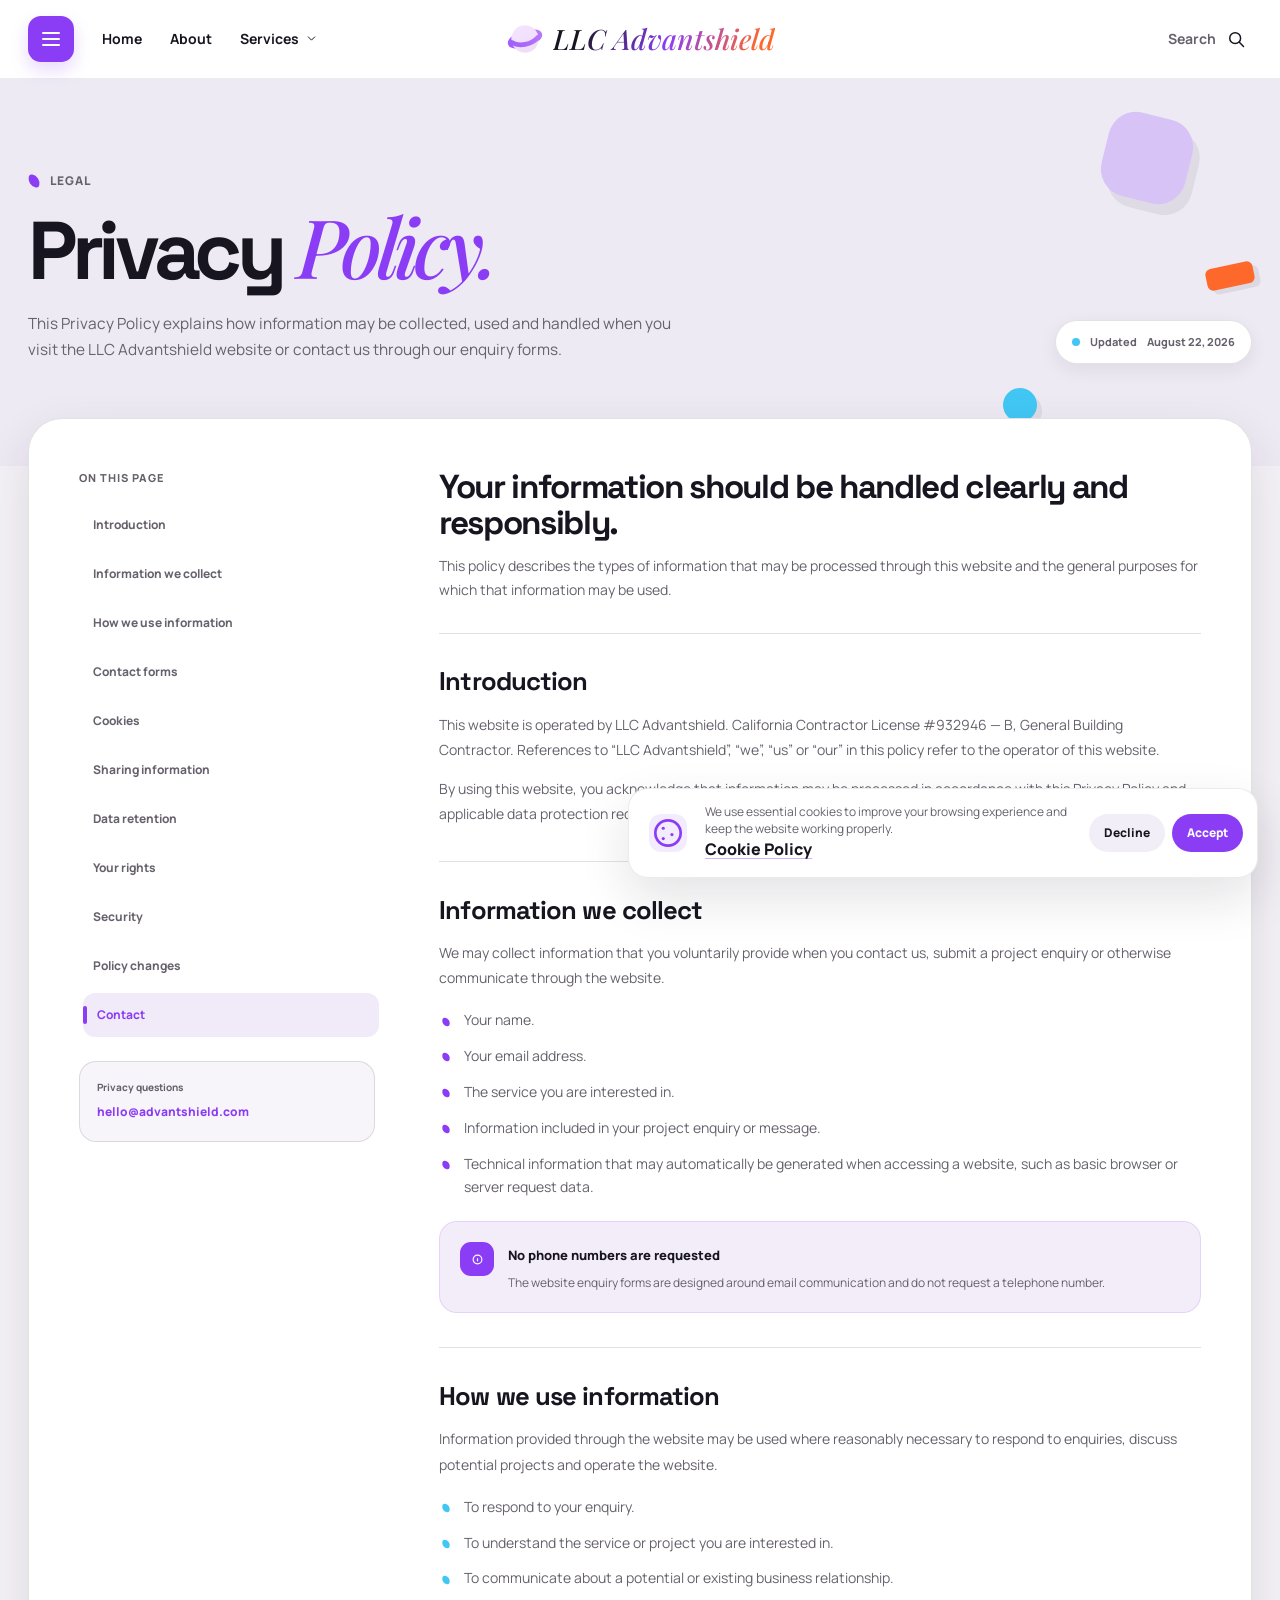
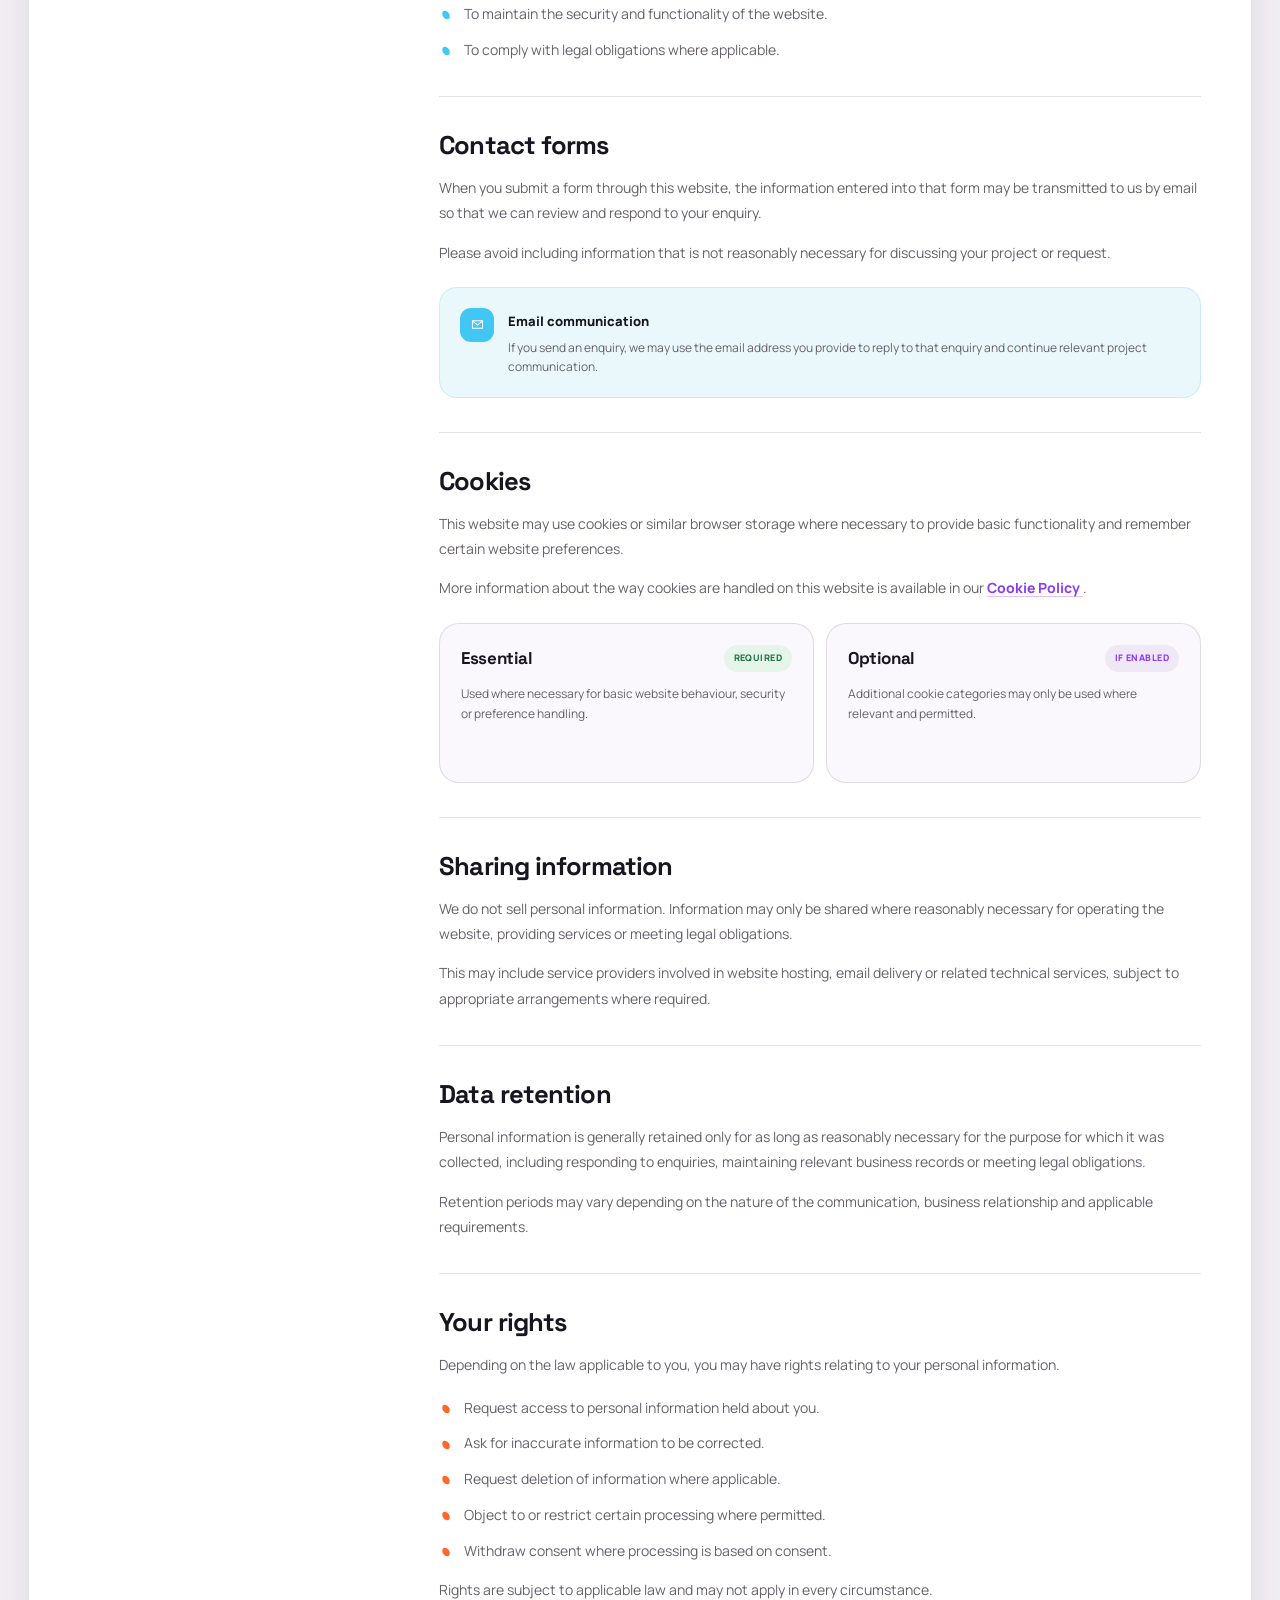
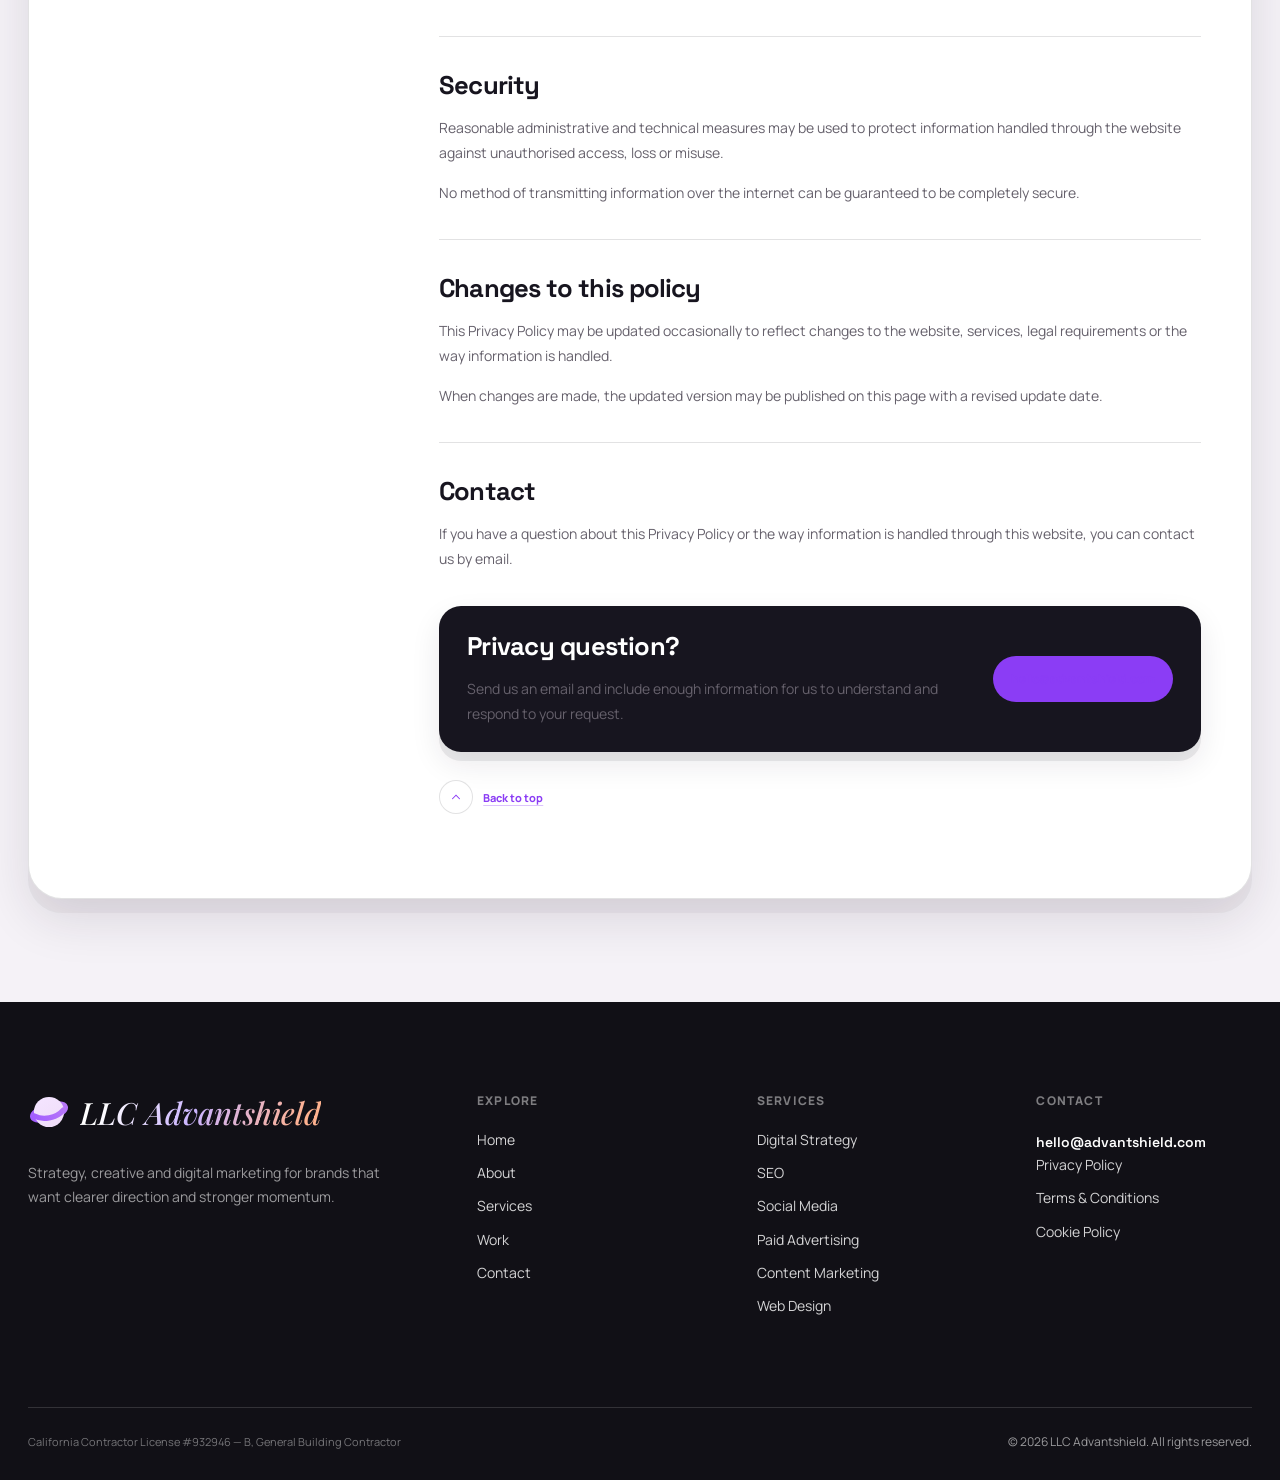
<file: privacy-policy.html>
<!DOCTYPE html>
<html lang="en">
<head>
    <meta charset="UTF-8">

    <meta
        name="viewport"
        content="width=device-width, initial-scale=1.0"
    >

    <meta
        name="description"
        content="Privacy Policy for LLC Advantshield."
    >

    <meta
        name="theme-color"
        content="#f7f5f2"
    >

    <title>Privacy Policy | LLC Advantshield</title>

    <link
        rel="icon"
        href="assets/icons/favicon.svg"
        type="image/svg+xml"
        data-site-favicon
    >


    <link
        rel="preconnect"
        href="https://fonts.googleapis.com"
    >

    <link
        rel="preconnect"
        href="https://fonts.gstatic.com"
        crossorigin
    >

    <link
        href="https://fonts.googleapis.com/css2?family=Manrope:wght@400;500;600;700;800&family=Playfair+Display:ital,wght@0,500;0,600;1,500;1,600&family=Space+Grotesk:wght@400;500;600;700&display=swap"
        rel="stylesheet"
    >


    <link
        rel="stylesheet"
        href="assets/vendor/aos.css"
    >


    <link
        rel="stylesheet"
        href="assets/css/global.css"
    >

    <link
        rel="stylesheet"
        href="assets/css/legal.css"
    >
    <script
        src="assets/vendor/aos.js"
        defer
    ></script>

    <script
        src="assets/js/global.js"
        defer
    ></script>

    <script
        src="assets/js/legal.js"
        defer
    ></script>
</head>

<body
    class="legal-page"
    data-page="privacy"
>

<a
    class="skip-link"
    href="#main-content"
>
    Skip to content
</a>




<header class="site-header">

    <div class="container site-header__inner">

        <div class="site-header__left">

            <button
                class="menu-toggle"
                type="button"
                aria-label="Open menu"
                aria-controls="site-menu"
                aria-expanded="false"
            >
                <span
                    class="menu-toggle__lines"
                    aria-hidden="true"
                >
                    <span class="menu-toggle__line"></span>
                    <span class="menu-toggle__line"></span>
                    <span class="menu-toggle__line"></span>
                </span>
            </button>

            <nav
                class="site-header__nav"
                aria-label="Primary navigation"
            >
                <a
                    class="site-header__nav-link"
                    href="index.html"
                    data-nav-label="home"
                >
                    Home
                </a>

                <a
                    class="site-header__nav-link"
                    href="index.html#about"
                    data-nav-label="about"
                >
                    About
                </a>

                <div class="nav-services">

                    <button
                        class="site-header__nav-link nav-services__trigger"
                        type="button"
                        aria-haspopup="true"
                        aria-expanded="false"
                        aria-controls="services-menu"
                    >
                        <span data-nav-label="services">Services</span>

                        <svg
                            class="nav-services__chevron"
                            viewBox="0 0 24 24"
                            fill="none"
                            stroke="currentColor"
                            stroke-width="1.8"
                            stroke-linecap="round"
                            stroke-linejoin="round"
                            aria-hidden="true"
                        >
                            <path d="M6 9l6 6 6-6"></path>
                        </svg>
                    </button>

                    <div
                        class="nav-services__panel"
                        id="services-menu"
                    >

                        <a
                            class="nav-services__item"
                            href="digital-strategy.html"
                        >
                            <svg
                                class="nav-services__item-icon"
                                viewBox="0 0 24 24"
                                fill="none"
                                stroke="currentColor"
                                stroke-width="1.7"
                                aria-hidden="true"
                            >
                                <circle cx="12" cy="12" r="7"></circle>
                                <circle cx="12" cy="12" r="3"></circle>
                                <path d="M12 2v3"></path>
                                <path d="M22 12h-3"></path>
                            </svg>

                            <span>Digital Strategy</span>
                        </a>

                        <a
                            class="nav-services__item"
                            href="seo.html"
                        >
                            <svg
                                class="nav-services__item-icon"
                                viewBox="0 0 24 24"
                                fill="none"
                                stroke="currentColor"
                                stroke-width="1.7"
                                aria-hidden="true"
                            >
                                <circle cx="10.5" cy="10.5" r="6"></circle>
                                <path d="M15 15l5 5"></path>
                                <path d="M7.5 11h6"></path>
                                <path d="M10.5 8v6"></path>
                            </svg>

                            <span>SEO</span>
                        </a>

                        <a
                            class="nav-services__item"
                            href="social-media-marketing.html"
                        >
                            <svg
                                class="nav-services__item-icon"
                                viewBox="0 0 24 24"
                                fill="none"
                                stroke="currentColor"
                                stroke-width="1.7"
                                aria-hidden="true"
                            >
                                <path d="M5 16c3.7-5.3 7.8-8 14-8"></path>
                                <path d="M5 11c2.6-2.9 5.6-4.4 9-4.5"></path>
                                <circle cx="6" cy="18" r="2"></circle>
                            </svg>

                            <span>Social Media</span>
                        </a>

                        <a
                            class="nav-services__item"
                            href="paid-advertising.html"
                        >
                            <svg
                                class="nav-services__item-icon"
                                viewBox="0 0 24 24"
                                fill="none"
                                stroke="currentColor"
                                stroke-width="1.7"
                                aria-hidden="true"
                            >
                                <path d="M4 17V7l11-3v16L4 17Z"></path>
                                <path d="M15 9h4"></path>
                                <path d="M18 6v6"></path>
                                <path d="M7 18.5V22"></path>
                            </svg>

                            <span>Paid Advertising</span>
                        </a>

                        <a
                            class="nav-services__item"
                            href="content-marketing.html"
                        >
                            <svg
                                class="nav-services__item-icon"
                                viewBox="0 0 24 24"
                                fill="none"
                                stroke="currentColor"
                                stroke-width="1.7"
                                aria-hidden="true"
                            >
                                <rect x="5" y="4" width="14" height="16" rx="2"></rect>
                                <path d="M8 8h8"></path>
                                <path d="M8 12h8"></path>
                                <path d="M8 16h5"></path>
                            </svg>

                            <span>Content Marketing</span>
                        </a>

                        <a
                            class="nav-services__item"
                            href="web-design.html"
                        >
                            <svg
                                class="nav-services__item-icon"
                                viewBox="0 0 24 24"
                                fill="none"
                                stroke="currentColor"
                                stroke-width="1.7"
                                aria-hidden="true"
                            >
                                <rect x="3" y="4" width="18" height="16" rx="3"></rect>
                                <path d="M3 9h18"></path>
                                <path d="M7 6.5h.01"></path>
                                <path d="M10 6.5h.01"></path>
                            </svg>

                            <span>Web Design</span>
                        </a>

                    </div>

                </div>
            </nav>

        </div>


        <a
            class="site-header__brand"
            href="index.html"
            aria-label="LLC Advantshield home"
        >
            <img
                class="site-header__logo"
                src="assets/icons/logo.svg"
                alt="LLC Advantshield logo"
                width="38"
                height="38"
                data-site-logo
            >

            <span
                class="site-header__brand-name"
                data-brand-name
            >
                LLC Advantshield
            </span>
        </a>


        <div class="site-header__right">

            <button
                class="header-action header-search"
                type="button"
                aria-label="Search website"
                aria-controls="search-modal"
            >
                <span class="header-search__label">
                    Search
                </span>

                <svg
                    viewBox="0 0 24 24"
                    fill="none"
                    stroke="currentColor"
                    stroke-width="1.8"
                    stroke-linecap="round"
                    aria-hidden="true"
                >
                    <circle
                        cx="11"
                        cy="11"
                        r="6.5"
                    ></circle>

                    <path d="M16 16L21 21"></path>
                </svg>
            </button>

        </div>

    </div>

</header>




<div
    class="menu-panel"
    id="site-menu"
    aria-hidden="true"
>

    <div class="container menu-panel__inner">

        <div class="menu-panel__main">

            <div class="menu-panel__top">

                <a
                    class="menu-panel__brand"
                    href="index.html"
                >
                    <img
                        src="assets/icons/logo.svg"
                        alt="LLC Advantshield logo"
                        width="40"
                        height="40"
                        data-site-logo
                    >

                    <span data-brand-name>
                        LLC Advantshield
                    </span>
                </a>

                <button
                    class="menu-panel__close"
                    type="button"
                    aria-label="Close menu"
                >
                    <svg
                        viewBox="0 0 24 24"
                        fill="none"
                        stroke="currentColor"
                        stroke-width="1.8"
                        stroke-linecap="round"
                        aria-hidden="true"
                    >
                        <path d="M5 5L19 19"></path>
                        <path d="M19 5L5 19"></path>
                    </svg>
                </button>

            </div>


            <div class="menu-panel__search">

                <input
                    class="menu-panel__search-input"
                    type="search"
                    aria-label="Search website"
                    placeholder="Search LLC Advantshield"
                    autocomplete="off"
                >

                <svg
                    class="menu-panel__search-icon"
                    viewBox="0 0 24 24"
                    fill="none"
                    stroke="currentColor"
                    stroke-width="1.7"
                    aria-hidden="true"
                >
                    <circle
                        cx="10.5"
                        cy="10.5"
                        r="6.5"
                    ></circle>

                    <path d="M15.5 15.5L21 21"></path>
                </svg>

            </div>


            <nav
                class="menu-panel__nav"
                aria-label="Fullscreen navigation"
            >
                <a
                    class="menu-panel__nav-link"
                    href="index.html"
                >
                    Home
                </a>

                <a
                    class="menu-panel__nav-link"
                    href="index.html#about"
                >
                    About
                </a>

                <a
                    class="menu-panel__nav-link"
                    href="index.html#services"
                >
                    Services
                </a>

                <a
                    class="menu-panel__nav-link"
                    href="index.html#projects"
                >
                    Selected Work
                </a>

                <a
                    class="menu-panel__nav-link"
                    href="index.html#contact"
                >
                    Contact
                </a>
            </nav>


            <div class="menu-panel__footer">

                <a
                    class="menu-panel__quick-link"
                    href="index.html#projects"
                >
                    Projects
                </a>

                <a
                    class="menu-panel__quick-link"
                    href="index.html#services"
                >
                    Services
                </a>

                <a
                    class="menu-panel__quick-link"
                    href="index.html#contact"
                >
                    Contact
                </a>

            </div>

        </div>


        <div
            class="menu-panel__gallery"
            aria-hidden="true"
        >

            <div class="menu-panel__gallery-item">
                <img
                    src="assets/images/local/analytics-dashboard.webp"
                    alt=""
                    width="700"
                    height="547"
                    loading="lazy"
                >
            </div>

            <div class="menu-panel__gallery-item">
                <img
                    src="assets/images/local/team-collaboration.webp"
                    alt=""
                    width="700"
                    height="547"
                    loading="lazy"
                >
            </div>

            <div class="menu-panel__gallery-item">
                <img
                    src="assets/images/local/content-planning.webp"
                    alt=""
                    width="700"
                    height="547"
                    loading="lazy"
                >
            </div>

            <div class="menu-panel__gallery-item">
                <img
                    src="assets/images/local/client-presentation.webp"
                    alt=""
                    width="700"
                    height="547"
                    loading="lazy"
                >
            </div>

            <div class="menu-panel__gallery-item">
                <img
                    src="assets/images/local/workshop-table.webp"
                    alt=""
                    width="700"
                    height="547"
                    loading="lazy"
                >
            </div>

            <div class="menu-panel__gallery-item">
                <img
                    src="assets/images/local/agency-office.webp"
                    alt=""
                    width="700"
                    height="547"
                    loading="lazy"
                >
            </div>

        </div>

    </div>

</div>




<div
    class="search-modal"
    id="search-modal"
    aria-hidden="true"
>

    <div
        class="search-modal__panel"
        role="dialog"
        aria-modal="true"
        aria-labelledby="search-title"
    >

        <div class="search-modal__header">

            <h2
                class="search-modal__title"
                id="search-title"
            >
                Find what you need
            </h2>

            <button
                class="search-modal__close"
                type="button"
                aria-label="Close search"
            >
                <svg
                    viewBox="0 0 24 24"
                    fill="none"
                    stroke="currentColor"
                    stroke-width="1.8"
                    stroke-linecap="round"
                    aria-hidden="true"
                >
                    <path d="M5 5L19 19"></path>
                    <path d="M19 5L5 19"></path>
                </svg>
            </button>

        </div>


        <div class="search-modal__field">

            <svg
                viewBox="0 0 24 24"
                fill="none"
                stroke="currentColor"
                stroke-width="1.8"
                aria-hidden="true"
            >
                <circle
                    cx="10.5"
                    cy="10.5"
                    r="6.5"
                ></circle>

                <path d="M15.5 15.5L21 21"></path>
            </svg>

            <input
                class="search-modal__input"
                type="search"
                placeholder="Search services, pages or topics"
                aria-label="Search"
                autocomplete="off"
            >

        </div>

        <div
            class="search-results"
            aria-live="polite"
        ></div>

    </div>

</div>




<main
    class="site"
    id="main-content"
>




    <section
        class="legal-hero"
        id="legal-top"
    >

        <span
            class="legal-hero__shape legal-hero__shape--purple"
            aria-hidden="true"
        ></span>

        <span
            class="legal-hero__shape legal-hero__shape--blue"
            aria-hidden="true"
        ></span>

        <span
            class="legal-hero__shape legal-hero__shape--carrot"
            aria-hidden="true"
        ></span>


        <div class="container legal-hero__inner">

            <div
                class="legal-hero__content"
                data-aos="fade-up"
            >

                <div class="legal-hero__label">

                    <span
                        class="legal-hero__label-mark"
                        aria-hidden="true"
                    ></span>

                    Legal

                </div>


                <h1 class="legal-hero__title">
                    Privacy
                    <em>Policy.</em>
                </h1>


                <p class="legal-hero__copy">
                    This Privacy Policy explains how information
                    may be collected, used and handled when you
                    visit the LLC Advantshield website or contact us through
                    our enquiry forms.
                </p>

            </div>


            <div
                class="legal-hero__meta"
                data-aos="fade-up"
                data-aos-delay="100"
            >

                <span
                    class="legal-hero__meta-mark"
                    aria-hidden="true"
                ></span>

                Updated
                <time data-legal-updated="2026-08-22">
                    August 22, 2026
                </time>

            </div>

        </div>

    </section>




    <section class="legal-content-section">

        <div class="container">

            <div class="legal-shell">




                <aside
                    class="legal-nav"
                    aria-label="Privacy Policy sections"
                >

                    <div class="legal-nav__title">
                        On this page
                    </div>


                    <nav class="legal-nav__list">

                        <a
                            class="legal-nav__link"
                            href="#introduction"
                        >
                            Introduction
                        </a>

                        <a
                            class="legal-nav__link"
                            href="#information"
                        >
                            Information we collect
                        </a>

                        <a
                            class="legal-nav__link"
                            href="#use"
                        >
                            How we use information
                        </a>

                        <a
                            class="legal-nav__link"
                            href="#forms"
                        >
                            Contact forms
                        </a>

                        <a
                            class="legal-nav__link"
                            href="#cookies"
                        >
                            Cookies
                        </a>

                        <a
                            class="legal-nav__link"
                            href="#sharing"
                        >
                            Sharing information
                        </a>

                        <a
                            class="legal-nav__link"
                            href="#retention"
                        >
                            Data retention
                        </a>

                        <a
                            class="legal-nav__link"
                            href="#rights"
                        >
                            Your rights
                        </a>

                        <a
                            class="legal-nav__link"
                            href="#security"
                        >
                            Security
                        </a>

                        <a
                            class="legal-nav__link"
                            href="#changes"
                        >
                            Policy changes
                        </a>

                        <a
                            class="legal-nav__link"
                            href="#contact-policy"
                        >
                            Contact
                        </a>

                    </nav>


                    <div class="legal-nav__contact">

                        <span class="legal-nav__contact-label">
                            Privacy questions
                        </span>

                        <a
                            class="legal-nav__contact-email"
                            href="mailto:hello@advantshield.com"
                            data-site-email
                        >
                            hello@advantshield.com
                        </a>

                    </div>

                </aside>




                <article class="legal-article">

                    <div
                        class="legal-article__intro"
                        data-aos="fade-up"
                    >

                        <h2 class="legal-article__intro-title">
                            Your information should be handled
                            clearly and responsibly.
                        </h2>

                        <p class="legal-article__intro-copy">
                            This policy describes the types of
                            information that may be processed through
                            this website and the general purposes
                            for which that information may be used.
                        </p>

                    </div>




                    <section
                        class="legal-block"
                        id="introduction"
                    >

                        <h2 class="legal-block__title">
                            Introduction
                        </h2>

                        <p>
                            This website is operated by LLC Advantshield.
                            California Contractor License #932946 — B, General Building Contractor.
                            References to “LLC Advantshield”, “we”, “us”
                            or “our” in this policy refer to
                            the operator of this website.
                        </p>

                        <p>
                            By using this website, you acknowledge
                            that information may be processed
                            in accordance with this Privacy Policy
                            and applicable data protection requirements.
                        </p>

                    </section>




                    <section
                        class="legal-block"
                        id="information"
                    >

                        <h2 class="legal-block__title">
                            Information we collect
                        </h2>

                        <p>
                            We may collect information that you
                            voluntarily provide when you contact us,
                            submit a project enquiry or otherwise
                            communicate through the website.
                        </p>


                        <ul class="legal-list">

                            <li class="legal-list__item">
                                Your name.
                            </li>

                            <li class="legal-list__item">
                                Your email address.
                            </li>

                            <li class="legal-list__item">
                                The service you are interested in.
                            </li>

                            <li class="legal-list__item">
                                Information included in your
                                project enquiry or message.
                            </li>

                            <li class="legal-list__item">
                                Technical information that may
                                automatically be generated when
                                accessing a website, such as basic
                                browser or server request data.
                            </li>

                        </ul>


                        <div class="legal-note">

                            <span
                                class="legal-note__icon"
                                aria-hidden="true"
                            >
                                <svg
                                    viewBox="0 0 24 24"
                                    fill="none"
                                    stroke="currentColor"
                                    stroke-width="1.8"
                                >
                                    <circle
                                        cx="12"
                                        cy="12"
                                        r="7"
                                    ></circle>

                                    <path d="M12 10v5"></path>
                                    <path d="M12 7h.01"></path>
                                </svg>
                            </span>

                            <strong class="legal-note__title">
                                No phone numbers are requested
                            </strong>

                            <p class="legal-note__copy">
                                The website enquiry forms are designed
                                around email communication and do not
                                request a telephone number.
                            </p>

                        </div>

                    </section>




                    <section
                        class="legal-block"
                        id="use"
                    >

                        <h2 class="legal-block__title">
                            How we use information
                        </h2>

                        <p>
                            Information provided through the website
                            may be used where reasonably necessary
                            to respond to enquiries, discuss potential
                            projects and operate the website.
                        </p>


                        <ul class="legal-list legal-list--blue">

                            <li class="legal-list__item">
                                To respond to your enquiry.
                            </li>

                            <li class="legal-list__item">
                                To understand the service or project
                                you are interested in.
                            </li>

                            <li class="legal-list__item">
                                To communicate about a potential
                                or existing business relationship.
                            </li>

                            <li class="legal-list__item">
                                To maintain the security and
                                functionality of the website.
                            </li>

                            <li class="legal-list__item">
                                To comply with legal obligations
                                where applicable.
                            </li>

                        </ul>

                    </section>




                    <section
                        class="legal-block"
                        id="forms"
                    >

                        <h2 class="legal-block__title">
                            Contact forms
                        </h2>

                        <p>
                            When you submit a form through this website,
                            the information entered into that form may
                            be transmitted to us by email so that we
                            can review and respond to your enquiry.
                        </p>

                        <p>
                            Please avoid including information that
                            is not reasonably necessary for discussing
                            your project or request.
                        </p>


                        <div class="legal-note legal-note--blue">

                            <span
                                class="legal-note__icon"
                                aria-hidden="true"
                            >
                                <svg
                                    viewBox="0 0 24 24"
                                    fill="none"
                                    stroke="currentColor"
                                    stroke-width="1.8"
                                >
                                    <path d="M4 6h16v12H4z"></path>
                                    <path d="m5 7 7 6 7-6"></path>
                                </svg>
                            </span>

                            <strong class="legal-note__title">
                                Email communication
                            </strong>

                            <p class="legal-note__copy">
                                If you send an enquiry, we may use
                                the email address you provide to reply
                                to that enquiry and continue relevant
                                project communication.
                            </p>

                        </div>

                    </section>




                    <section
                        class="legal-block"
                        id="cookies"
                    >

                        <h2 class="legal-block__title">
                            Cookies
                        </h2>

                        <p>
                            This website may use cookies or similar
                            browser storage where necessary to provide
                            basic functionality and remember certain
                            website preferences.
                        </p>

                        <p>
                            More information about the way cookies
                            are handled on this website is available
                            in our
                            <a href="cookies.html">
                                Cookie Policy
                            </a>.
                        </p>


                        <div class="cookie-types">

                            <article class="cookie-type">

                                <div class="cookie-type__top">

                                    <h3 class="cookie-type__title">
                                        Essential
                                    </h3>

                                    <span class="cookie-type__status">
                                        Required
                                    </span>

                                </div>

                                <p class="cookie-type__copy">
                                    Used where necessary for basic
                                    website behaviour, security
                                    or preference handling.
                                </p>

                            </article>


                            <article class="cookie-type">

                                <div class="cookie-type__top">

                                    <h3 class="cookie-type__title">
                                        Optional
                                    </h3>

                                    <span class="cookie-type__status cookie-type__status--optional">
                                        If enabled
                                    </span>

                                </div>

                                <p class="cookie-type__copy">
                                    Additional cookie categories
                                    may only be used where relevant
                                    and permitted.
                                </p>

                            </article>

                        </div>

                    </section>




                    <section
                        class="legal-block"
                        id="sharing"
                    >

                        <h2 class="legal-block__title">
                            Sharing information
                        </h2>

                        <p>
                            We do not sell personal information.
                            Information may only be shared where
                            reasonably necessary for operating
                            the website, providing services
                            or meeting legal obligations.
                        </p>

                        <p>
                            This may include service providers
                            involved in website hosting, email
                            delivery or related technical services,
                            subject to appropriate arrangements
                            where required.
                        </p>

                    </section>




                    <section
                        class="legal-block"
                        id="retention"
                    >

                        <h2 class="legal-block__title">
                            Data retention
                        </h2>

                        <p>
                            Personal information is generally retained
                            only for as long as reasonably necessary
                            for the purpose for which it was collected,
                            including responding to enquiries, maintaining
                            relevant business records or meeting
                            legal obligations.
                        </p>

                        <p>
                            Retention periods may vary depending
                            on the nature of the communication,
                            business relationship and applicable
                            requirements.
                        </p>

                    </section>




                    <section
                        class="legal-block"
                        id="rights"
                    >

                        <h2 class="legal-block__title">
                            Your rights
                        </h2>

                        <p>
                            Depending on the law applicable to you,
                            you may have rights relating to your
                            personal information.
                        </p>


                        <ul class="legal-list legal-list--carrot">

                            <li class="legal-list__item">
                                Request access to personal information
                                held about you.
                            </li>

                            <li class="legal-list__item">
                                Ask for inaccurate information
                                to be corrected.
                            </li>

                            <li class="legal-list__item">
                                Request deletion of information
                                where applicable.
                            </li>

                            <li class="legal-list__item">
                                Object to or restrict certain
                                processing where permitted.
                            </li>

                            <li class="legal-list__item">
                                Withdraw consent where processing
                                is based on consent.
                            </li>

                        </ul>

                        <p>
                            Rights are subject to applicable law
                            and may not apply in every circumstance.
                        </p>

                    </section>




                    <section
                        class="legal-block"
                        id="security"
                    >

                        <h2 class="legal-block__title">
                            Security
                        </h2>

                        <p>
                            Reasonable administrative and technical
                            measures may be used to protect information
                            handled through the website against
                            unauthorised access, loss or misuse.
                        </p>

                        <p>
                            No method of transmitting information
                            over the internet can be guaranteed
                            to be completely secure.
                        </p>

                    </section>




                    <section
                        class="legal-block"
                        id="changes"
                    >

                        <h2 class="legal-block__title">
                            Changes to this policy
                        </h2>

                        <p>
                            This Privacy Policy may be updated
                            occasionally to reflect changes to
                            the website, services, legal requirements
                            or the way information is handled.
                        </p>

                        <p>
                            When changes are made, the updated
                            version may be published on this page
                            with a revised update date.
                        </p>

                    </section>




                    <section
                        class="legal-block"
                        id="contact-policy"
                    >

                        <h2 class="legal-block__title">
                            Contact
                        </h2>

                        <p>
                            If you have a question about this
                            Privacy Policy or the way information
                            is handled through this website,
                            you can contact us by email.
                        </p>


                        <div class="legal-contact-card">

                            <div>

                                <h3 class="legal-contact-card__title">
                                    Privacy question?
                                </h3>

                                <p class="legal-contact-card__copy">
                                    Send us an email and include enough
                                    information for us to understand
                                    and respond to your request.
                                </p>

                            </div>


                            <a
                                class="legal-contact-card__link"
                                href="mailto:hello@advantshield.com"
                                data-site-email
                            >
                                hello@advantshield.com
                            </a>

                        </div>


                        <a
                            class="legal-back-top"
                            href="#legal-top"
                        >

                            <span class="legal-back-top__icon">

                                <svg
                                    viewBox="0 0 24 24"
                                    fill="none"
                                    stroke="currentColor"
                                    stroke-width="1.8"
                                    stroke-linecap="round"
                                    aria-hidden="true"
                                >
                                    <path d="M6 15l6-6 6 6"></path>
                                </svg>

                            </span>

                            Back to top

                        </a>

                    </section>

                </article>

            </div>

        </div>

    </section>

</main>




<footer class="site-footer">

    <div class="container site-footer__inner">

        <div class="site-footer__top">

            <div class="site-footer__brand">

                <a
                    class="site-footer__logo"
                    href="index.html"
                >
                    <img
                        src="assets/icons/logo.svg"
                        alt="LLC Advantshield logo"
                        width="42"
                        height="42"
                        data-site-logo
                    loading="lazy"
                    >

                    <span data-brand-name>
                        LLC Advantshield
                    </span>
                </a>

                <p class="site-footer__intro">
                    Strategy, creative and digital marketing
                    for brands that want clearer direction
                    and stronger momentum.
                </p>

            </div>


            <div class="site-footer__column">

                <h2 class="site-footer__title">
                    Explore
                </h2>

                <nav
                    class="site-footer__links"
                    aria-label="Footer navigation"
                >
                    <a
                        class="site-footer__link"
                        href="index.html"
                    >
                        Home
                    </a>

                    <a
                        class="site-footer__link"
                        href="index.html#about"
                    >
                        About
                    </a>

                    <a
                        class="site-footer__link"
                        href="index.html#services"
                    >
                        Services
                    </a>

                    <a
                        class="site-footer__link"
                        href="index.html#projects"
                    >
                        Work
                    </a>

                    <a
                        class="site-footer__link"
                        href="index.html#contact"
                    >
                        Contact
                    </a>
                </nav>

            </div>


            <div class="site-footer__column">

                <h2 class="site-footer__title">
                    Services
                </h2>

                <nav
                    class="site-footer__links"
                    aria-label="Services"
                >
                    <a
                        class="site-footer__link"
                        href="digital-strategy.html"
                    >
                        Digital Strategy
                    </a>

                    <a
                        class="site-footer__link"
                        href="seo.html"
                    >
                        SEO
                    </a>

                    <a
                        class="site-footer__link"
                        href="social-media-marketing.html"
                    >
                        Social Media
                    </a>

                    <a
                        class="site-footer__link"
                        href="paid-advertising.html"
                    >
                        Paid Advertising
                    </a>

                    <a
                        class="site-footer__link"
                        href="content-marketing.html"
                    >
                        Content Marketing
                    </a>

                    <a
                        class="site-footer__link"
                        href="web-design.html"
                    >
                        Web Design
                    </a>
                </nav>

            </div>


            <div class="site-footer__column">

                <h2 class="site-footer__title">
                    Contact
                </h2>

                <a
                    class="site-footer__email"
                    href="mailto:hello@advantshield.com"
                    data-site-email
                >
                    hello@advantshield.com
                </a>

                <nav
                    class="site-footer__links"
                    aria-label="Legal navigation"
                >
                    <a
                        class="site-footer__link"
                        href="privacy-policy.html"
                    >
                        Privacy Policy
                    </a>

                    <a
                        class="site-footer__link"
                        href="terms.html"
                    >
                        Terms & Conditions
                    </a>

                    <a
                        class="site-footer__link"
                        href="cookies.html"
                    >
                        Cookie Policy
                    </a>
                </nav>

            </div>

        </div>


        <div class="site-footer__bottom">

            <p
                class="site-footer__disclaimer"
                data-site-disclaimer
            >
                California Contractor License #932946 — B, General Building Contractor
            </p>

            <p
                class="site-footer__copyright"
                data-copyright
            >
                © 2026 LLC Advantshield. All rights reserved.
            </p>

        </div>

    </div>

</footer>




<div
    class="cookie-card"
    hidden
>

    <div
        class="cookie-card__icon"
        aria-hidden="true"
    >
        <svg
            viewBox="0 0 24 24"
            fill="none"
            stroke="currentColor"
            stroke-width="1.7"
        >
            <circle
                cx="12"
                cy="12"
                r="8"
            ></circle>

            <circle
                cx="9"
                cy="9"
                r="1"
                fill="currentColor"
                stroke="none"
            ></circle>

            <circle
                cx="14.5"
                cy="13"
                r="1"
                fill="currentColor"
                stroke="none"
            ></circle>

            <circle
                cx="9"
                cy="15.5"
                r="1"
                fill="currentColor"
                stroke="none"
            ></circle>
        </svg>
    </div>


    <div class="cookie-card__content">

        <p
            class="cookie-card__text"
            data-cookie-message
        >
            We use essential cookies to improve your browsing
            experience and keep the website working properly.
        </p>

        <a
            class="cookie-card__link"
            href="cookies.html"
            data-cookie-policy
        >
            Cookie Policy
        </a>

    </div>


    <div class="cookie-card__actions">

        <button
            class="cookie-card__button cookie-card__button--decline"
            type="button"
            data-cookie-decline
        >
            Decline
        </button>

        <button
            class="cookie-card__button cookie-card__button--accept"
            type="button"
            data-cookie-accept
        >
            Accept
        </button>

    </div>

</div>

</body>
</html>
</file>
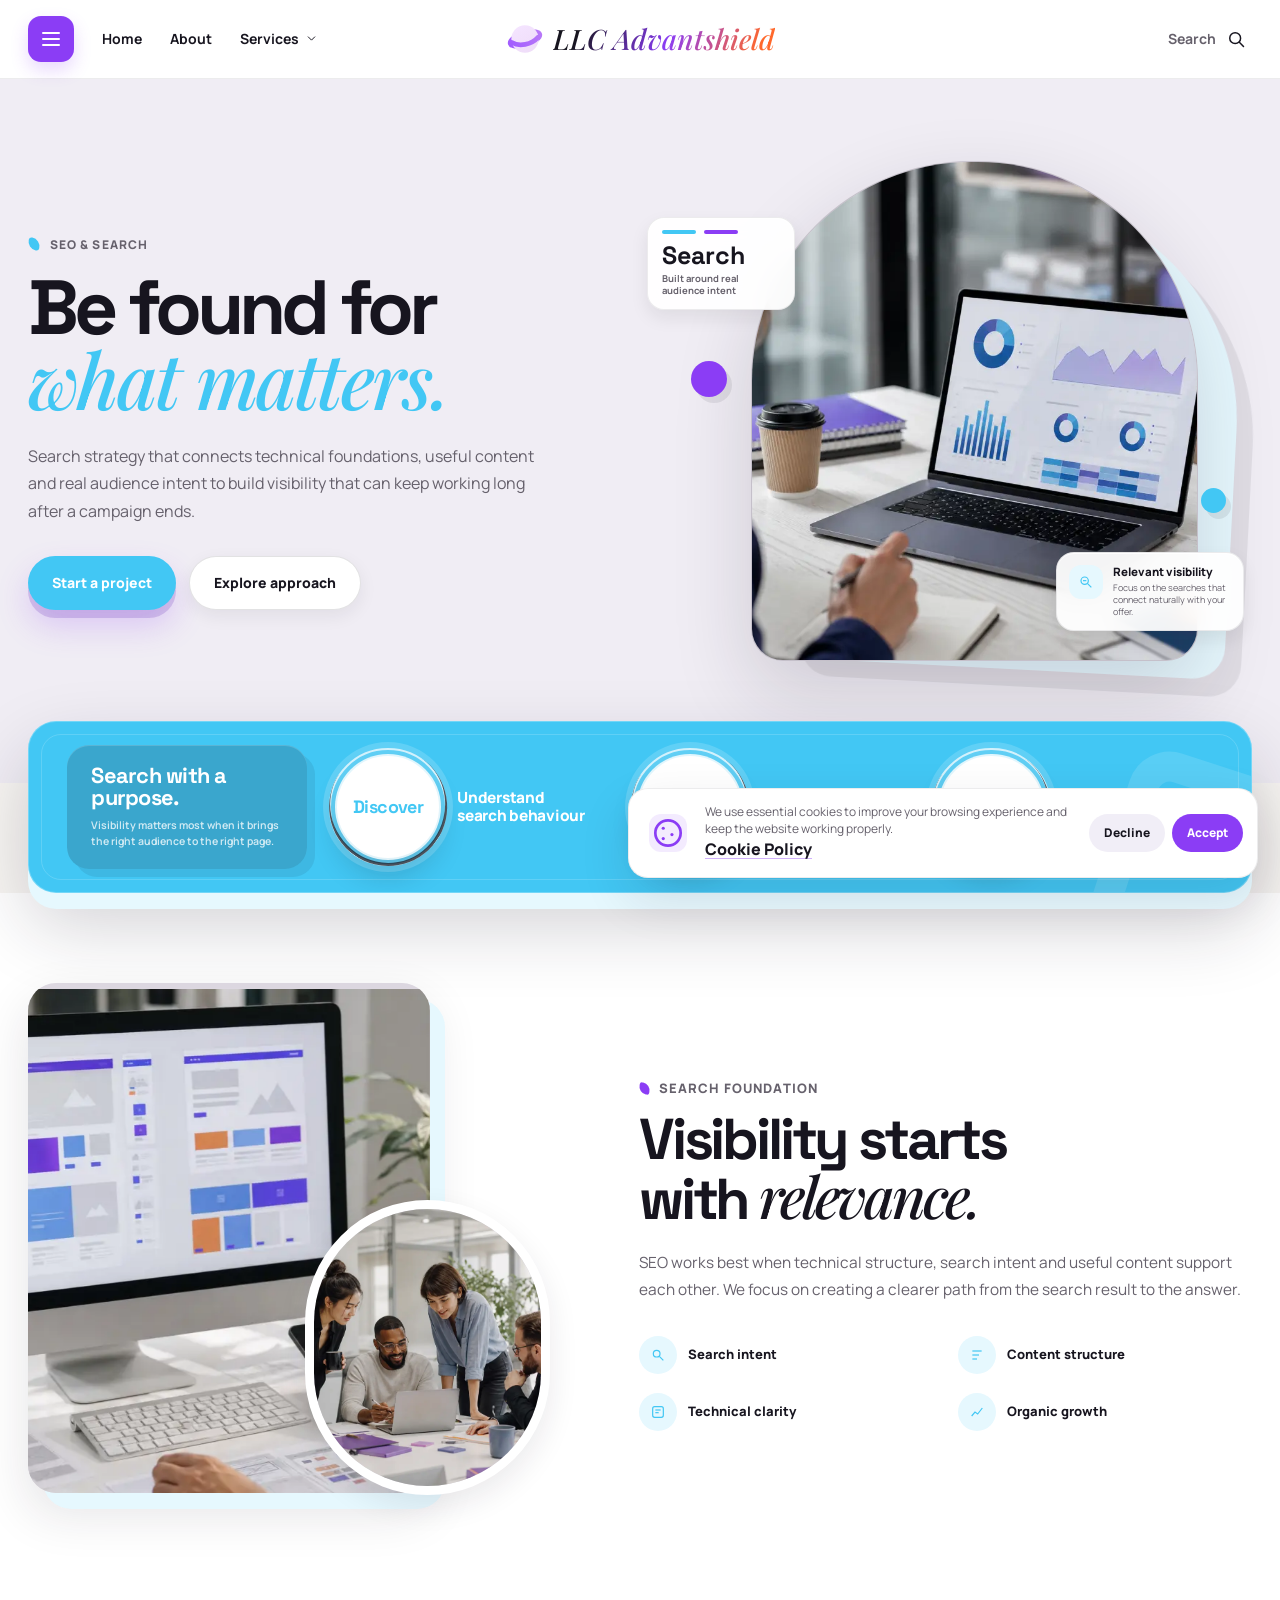
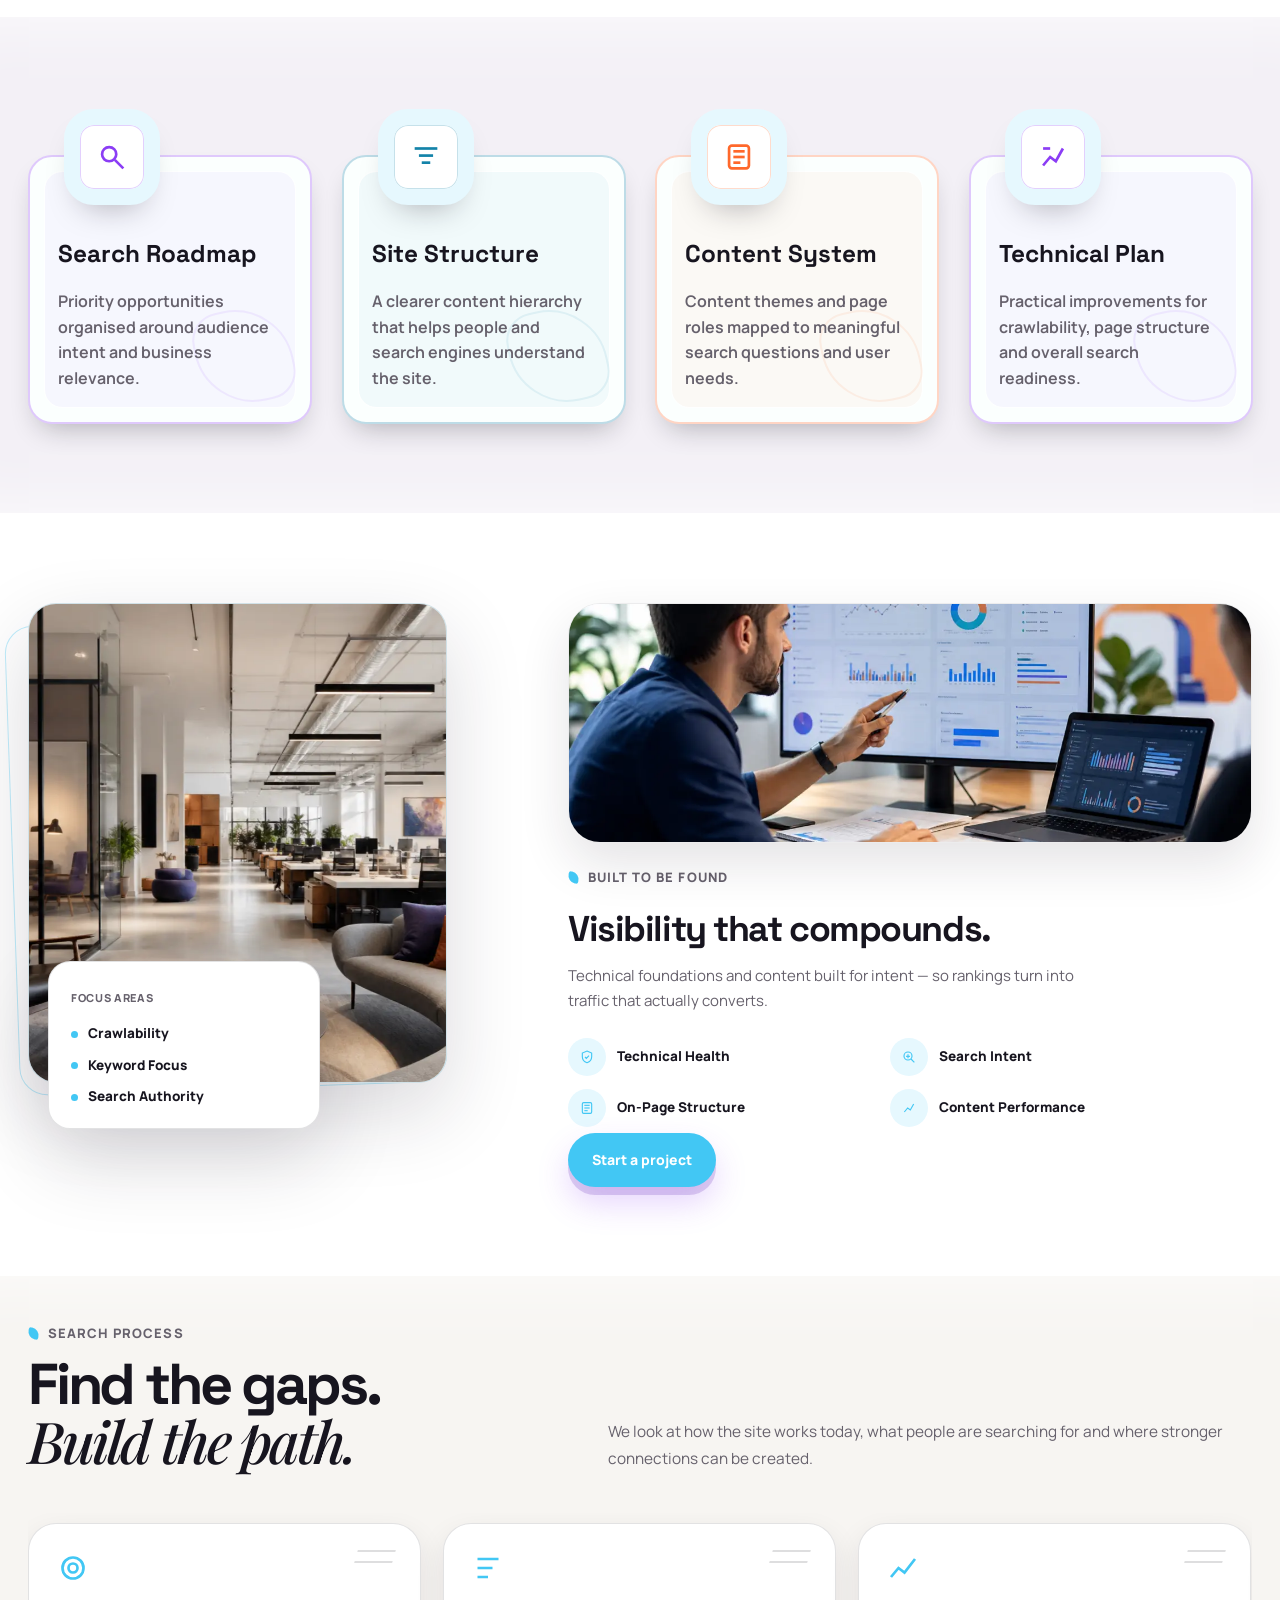
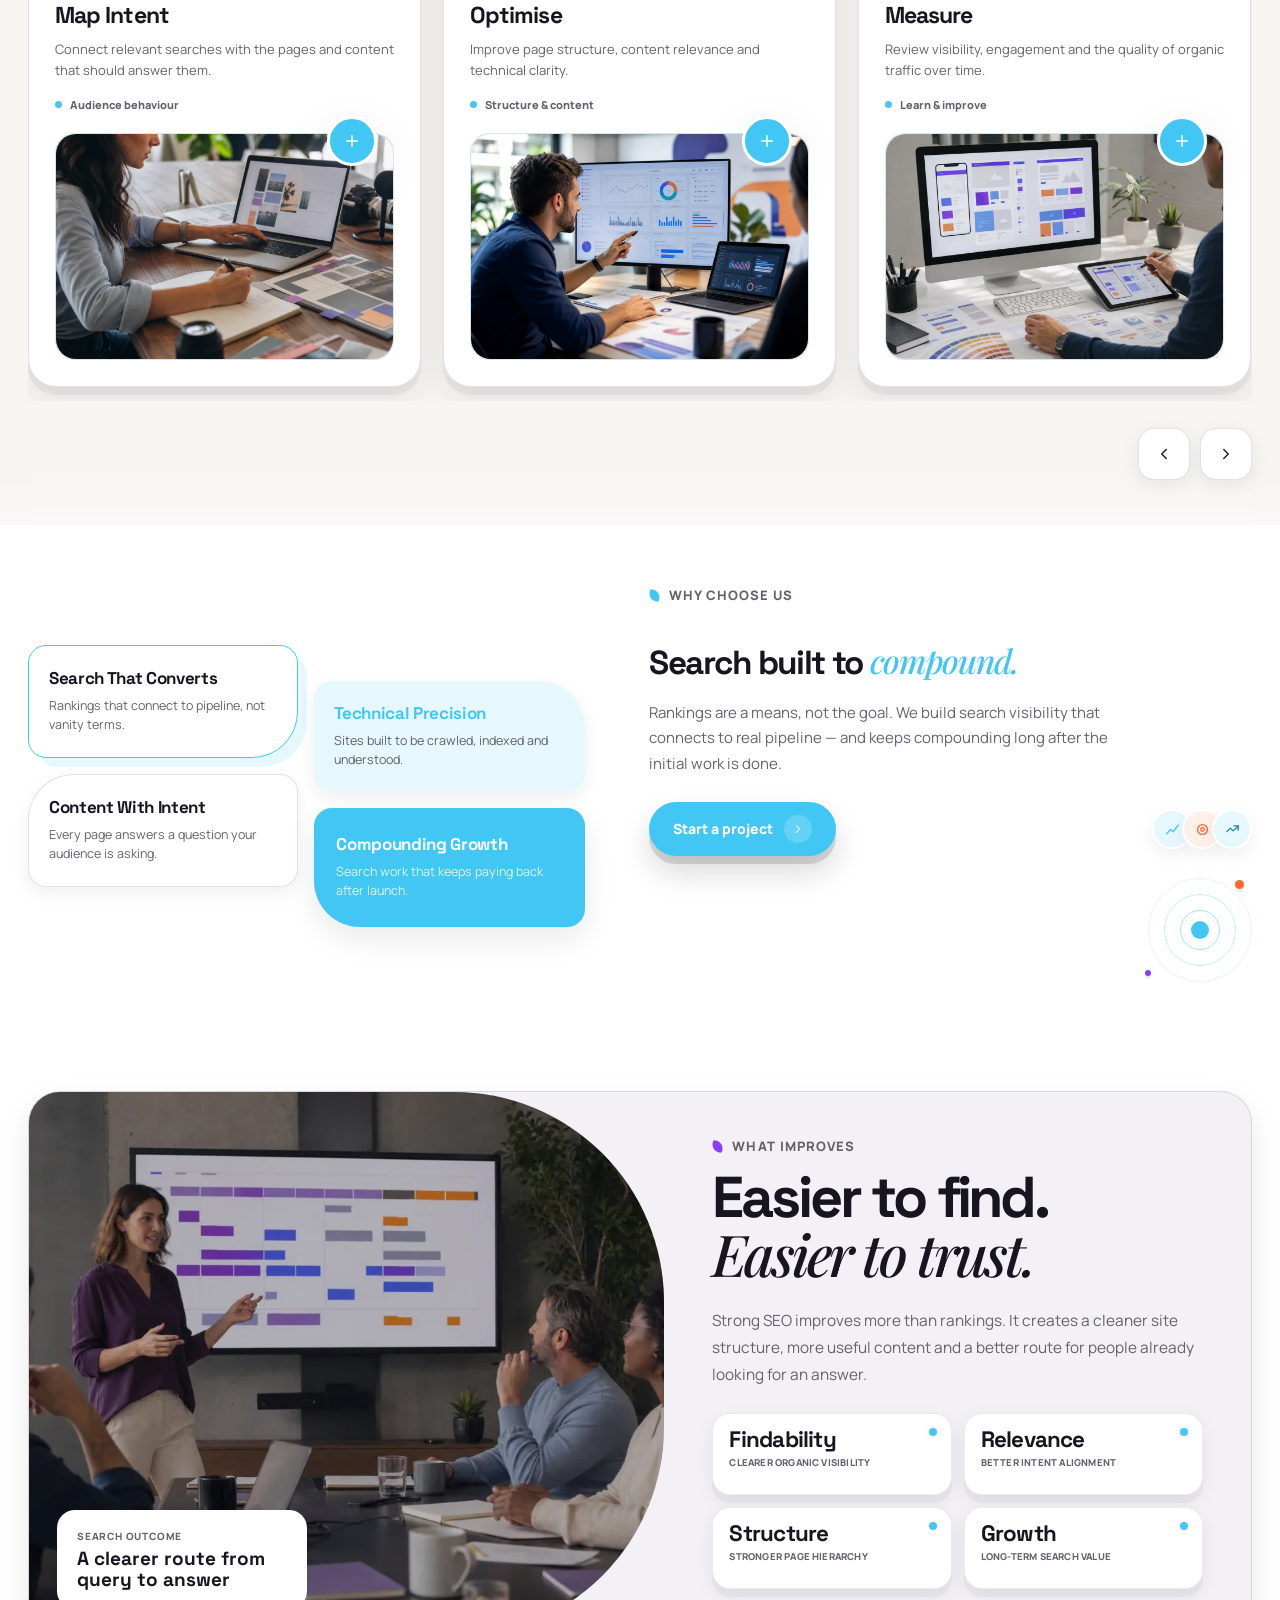
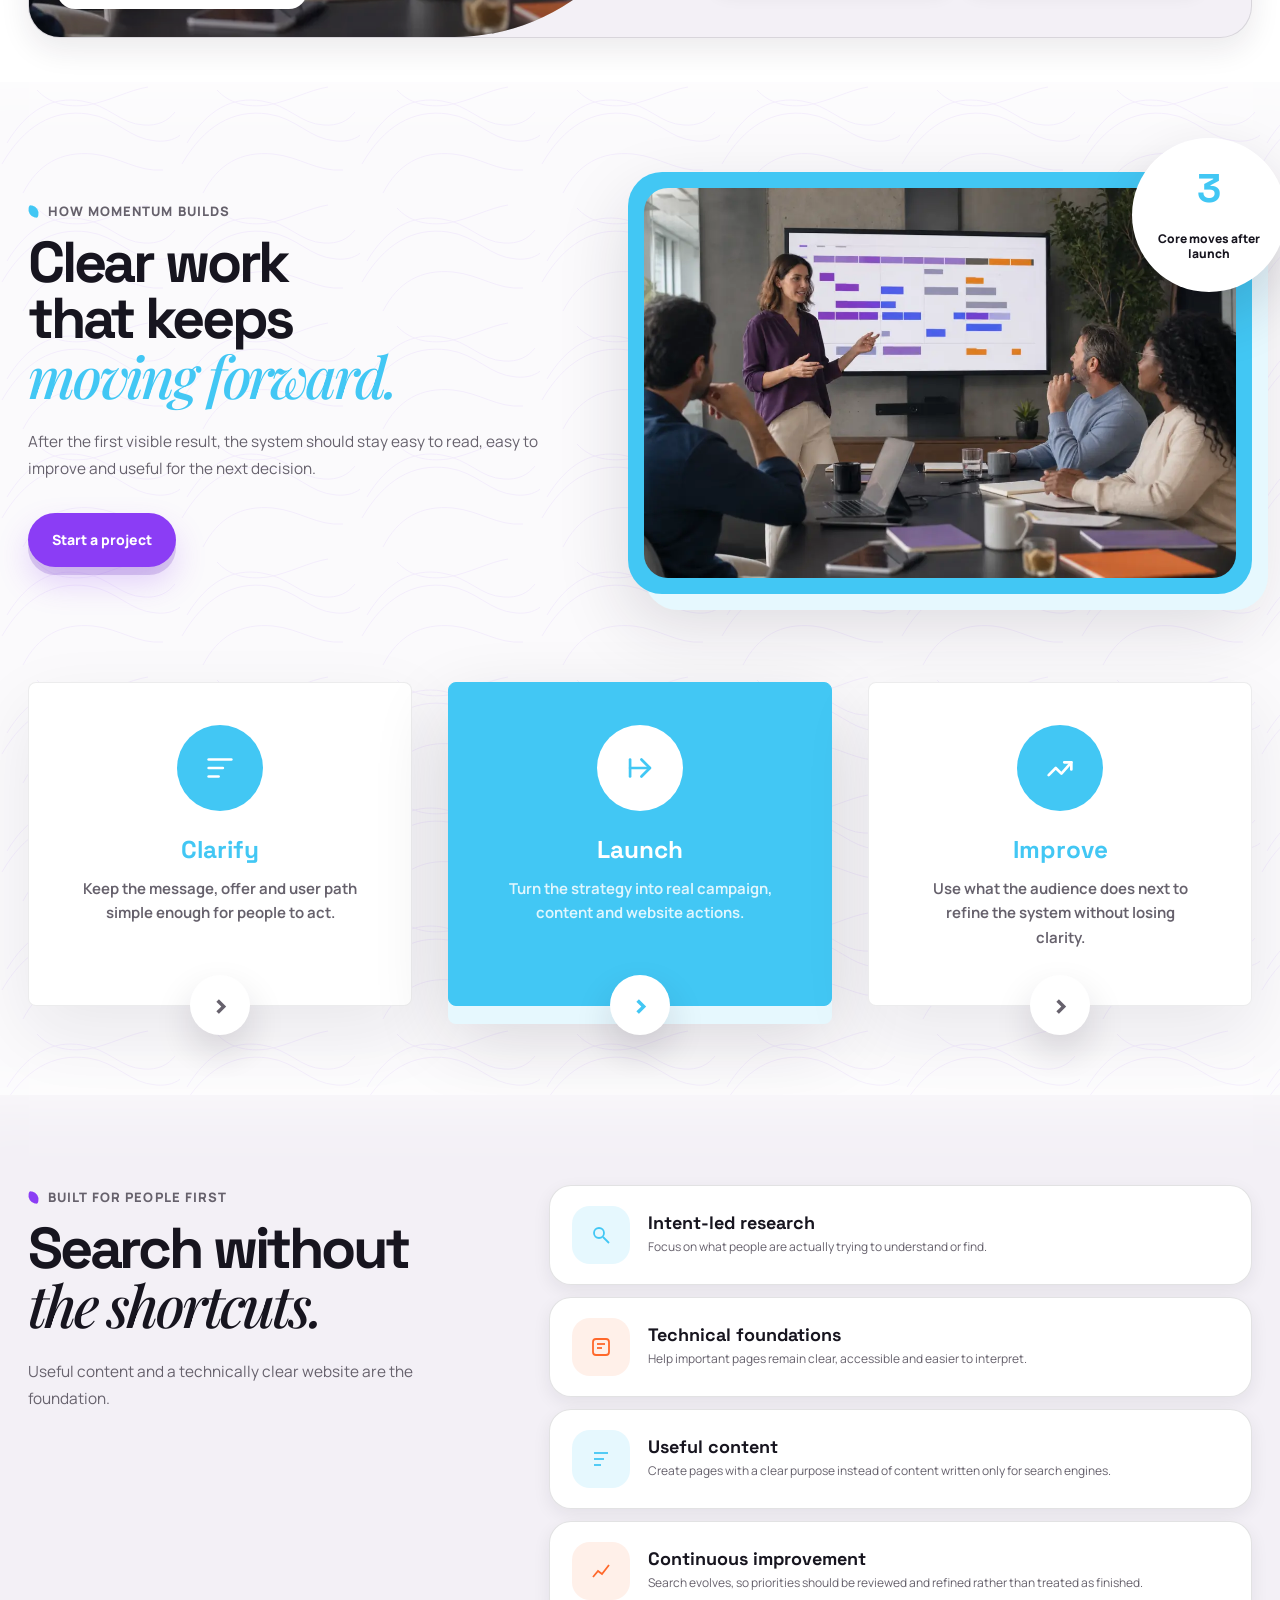
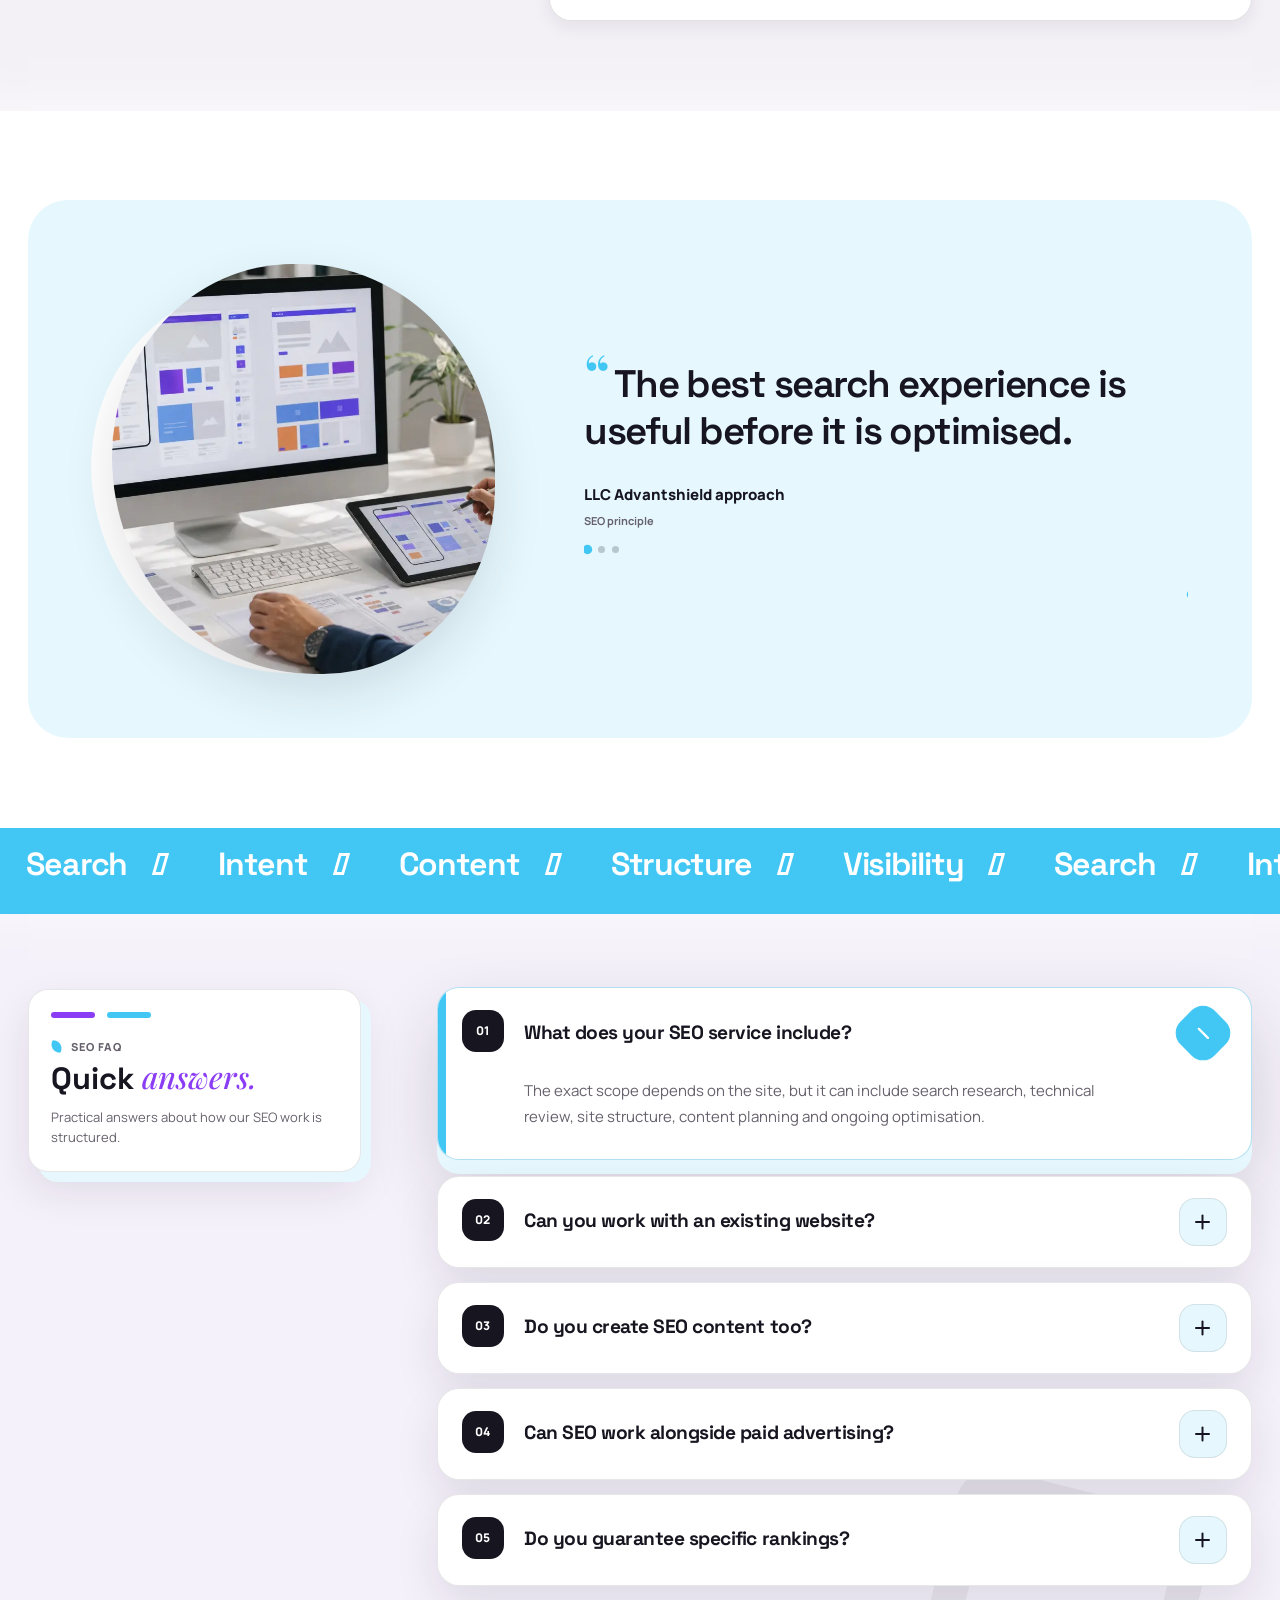
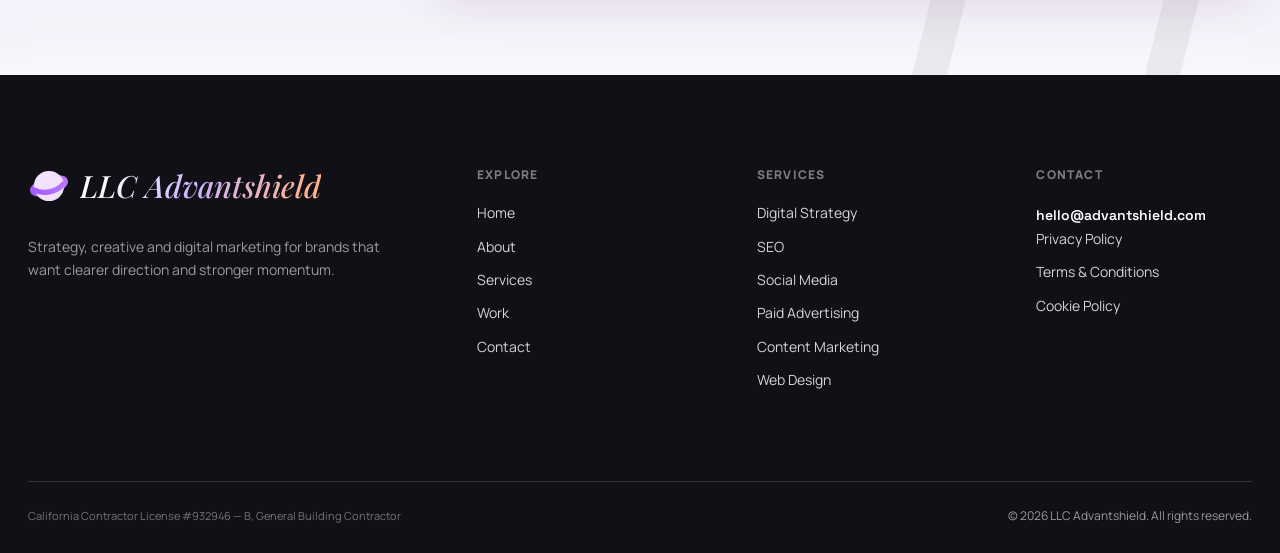
<file: seo.html>
<!DOCTYPE html>
<html lang="en">
<head>
    <meta charset="UTF-8">

    <meta
        name="viewport"
        content="width=device-width, initial-scale=1.0"
    >

    <meta
        name="description"
        content="Search strategies built around visibility, relevance and long-term organic growth."
    >

    <meta
        name="theme-color"
        content="#f7f5f2"
    >

    <title>SEO | LLC Advantshield</title>

    <link
        rel="icon"
        href="assets/icons/favicon.svg"
        type="image/svg+xml"
        data-site-favicon
    >


    <link
        rel="preconnect"
        href="https://fonts.googleapis.com"
    >

    <link
        rel="preconnect"
        href="https://fonts.gstatic.com"
        crossorigin
    >

    <link
        href="https://fonts.googleapis.com/css2?family=Manrope:wght@400;500;600;700;800&family=Playfair+Display:ital,wght@0,500;0,600;1,500;1,600&family=Space+Grotesk:wght@400;500;600;700&display=swap"
        rel="stylesheet"
    >


    <link
        rel="stylesheet"
        href="assets/vendor/swiper-bundle.min.css"
    >

    <link
        rel="stylesheet"
        href="assets/vendor/aos.css"
    >


    <link
        rel="stylesheet"
        href="assets/css/global.css"
    >

    <link
        rel="stylesheet"
        href="assets/css/services.css"
    >
    <script
        src="assets/vendor/swiper-bundle.min.js"
        defer
    ></script>

    <script
        src="assets/vendor/aos.js"
        defer
    ></script>

    <script
        src="assets/js/global.js"
        defer
    ></script>

    <script
        src="assets/js/services.js"
        defer
    ></script>
</head>

<body
    class="service-page service-page--seo"
    data-page="seo"
>

<a
    class="skip-link"
    href="#main-content"
>
    Skip to content
</a>




<header class="site-header">

    <div class="container site-header__inner">

        <div class="site-header__left">

            <button
                class="menu-toggle"
                type="button"
                aria-label="Open menu"
                aria-controls="site-menu"
                aria-expanded="false"
            >
                <span
                    class="menu-toggle__lines"
                    aria-hidden="true"
                >
                    <span class="menu-toggle__line"></span>
                    <span class="menu-toggle__line"></span>
                    <span class="menu-toggle__line"></span>
                </span>
            </button>

            <nav
                class="site-header__nav"
                aria-label="Primary navigation"
            >
                <a
                    class="site-header__nav-link"
                    href="index.html"
                    data-nav-label="home"
                >
                    Home
                </a>

                <a
                    class="site-header__nav-link"
                    href="index.html#about"
                    data-nav-label="about"
                >
                    About
                </a>

                <div class="nav-services">

                    <button
                        class="site-header__nav-link nav-services__trigger"
                        type="button"
                        aria-haspopup="true"
                        aria-expanded="false"
                        aria-controls="services-menu"
                    >
                        <span data-nav-label="services">Services</span>

                        <svg
                            class="nav-services__chevron"
                            viewBox="0 0 24 24"
                            fill="none"
                            stroke="currentColor"
                            stroke-width="1.8"
                            stroke-linecap="round"
                            stroke-linejoin="round"
                            aria-hidden="true"
                        >
                            <path d="M6 9l6 6 6-6"></path>
                        </svg>
                    </button>

                    <div
                        class="nav-services__panel"
                        id="services-menu"
                    >

                        <a
                            class="nav-services__item"
                            href="digital-strategy.html"
                        >
                            <svg
                                class="nav-services__item-icon"
                                viewBox="0 0 24 24"
                                fill="none"
                                stroke="currentColor"
                                stroke-width="1.7"
                                aria-hidden="true"
                            >
                                <circle cx="12" cy="12" r="7"></circle>
                                <circle cx="12" cy="12" r="3"></circle>
                                <path d="M12 2v3"></path>
                                <path d="M22 12h-3"></path>
                            </svg>

                            <span>Digital Strategy</span>
                        </a>

                        <a
                            class="nav-services__item"
                            href="seo.html"
                        >
                            <svg
                                class="nav-services__item-icon"
                                viewBox="0 0 24 24"
                                fill="none"
                                stroke="currentColor"
                                stroke-width="1.7"
                                aria-hidden="true"
                            >
                                <circle cx="10.5" cy="10.5" r="6"></circle>
                                <path d="M15 15l5 5"></path>
                                <path d="M7.5 11h6"></path>
                                <path d="M10.5 8v6"></path>
                            </svg>

                            <span>SEO</span>
                        </a>

                        <a
                            class="nav-services__item"
                            href="social-media-marketing.html"
                        >
                            <svg
                                class="nav-services__item-icon"
                                viewBox="0 0 24 24"
                                fill="none"
                                stroke="currentColor"
                                stroke-width="1.7"
                                aria-hidden="true"
                            >
                                <path d="M5 16c3.7-5.3 7.8-8 14-8"></path>
                                <path d="M5 11c2.6-2.9 5.6-4.4 9-4.5"></path>
                                <circle cx="6" cy="18" r="2"></circle>
                            </svg>

                            <span>Social Media</span>
                        </a>

                        <a
                            class="nav-services__item"
                            href="paid-advertising.html"
                        >
                            <svg
                                class="nav-services__item-icon"
                                viewBox="0 0 24 24"
                                fill="none"
                                stroke="currentColor"
                                stroke-width="1.7"
                                aria-hidden="true"
                            >
                                <path d="M4 17V7l11-3v16L4 17Z"></path>
                                <path d="M15 9h4"></path>
                                <path d="M18 6v6"></path>
                                <path d="M7 18.5V22"></path>
                            </svg>

                            <span>Paid Advertising</span>
                        </a>

                        <a
                            class="nav-services__item"
                            href="content-marketing.html"
                        >
                            <svg
                                class="nav-services__item-icon"
                                viewBox="0 0 24 24"
                                fill="none"
                                stroke="currentColor"
                                stroke-width="1.7"
                                aria-hidden="true"
                            >
                                <rect x="5" y="4" width="14" height="16" rx="2"></rect>
                                <path d="M8 8h8"></path>
                                <path d="M8 12h8"></path>
                                <path d="M8 16h5"></path>
                            </svg>

                            <span>Content Marketing</span>
                        </a>

                        <a
                            class="nav-services__item"
                            href="web-design.html"
                        >
                            <svg
                                class="nav-services__item-icon"
                                viewBox="0 0 24 24"
                                fill="none"
                                stroke="currentColor"
                                stroke-width="1.7"
                                aria-hidden="true"
                            >
                                <rect x="3" y="4" width="18" height="16" rx="3"></rect>
                                <path d="M3 9h18"></path>
                                <path d="M7 6.5h.01"></path>
                                <path d="M10 6.5h.01"></path>
                            </svg>

                            <span>Web Design</span>
                        </a>

                    </div>

                </div>
            </nav>

        </div>

        <a
            class="site-header__brand"
            href="index.html"
            aria-label="LLC Advantshield home"
        >
            <img
                class="site-header__logo"
                src="assets/icons/logo.svg"
                alt="LLC Advantshield logo"
                width="38"
                height="38"
                data-site-logo
            >

            <span
                class="site-header__brand-name"
                data-brand-name
            >
                LLC Advantshield
            </span>
        </a>

        <div class="site-header__right">

            <button
                class="header-action header-search"
                type="button"
                aria-label="Search website"
                aria-controls="search-modal"
            >
                <span class="header-search__label">
                    Search
                </span>

                <svg
                    viewBox="0 0 24 24"
                    fill="none"
                    stroke="currentColor"
                    stroke-width="1.8"
                    stroke-linecap="round"
                    aria-hidden="true"
                >
                    <circle
                        cx="11"
                        cy="11"
                        r="6.5"
                    ></circle>

                    <path d="M16 16L21 21"></path>
                </svg>
            </button>

        </div>

    </div>

</header>




<div
    class="menu-panel"
    id="site-menu"
    aria-hidden="true"
>

    <div class="container menu-panel__inner">

        <div class="menu-panel__main">

            <div class="menu-panel__top">

                <a
                    class="menu-panel__brand"
                    href="index.html"
                >
                    <img
                        src="assets/icons/logo.svg"
                        alt="LLC Advantshield logo"
                        width="40"
                        height="40"
                        data-site-logo
                    >

                    <span data-brand-name>
                        LLC Advantshield
                    </span>
                </a>

                <button
                    class="menu-panel__close"
                    type="button"
                    aria-label="Close menu"
                >
                    <svg
                        viewBox="0 0 24 24"
                        fill="none"
                        stroke="currentColor"
                        stroke-width="1.8"
                        stroke-linecap="round"
                        aria-hidden="true"
                    >
                        <path d="M5 5L19 19"></path>
                        <path d="M19 5L5 19"></path>
                    </svg>
                </button>

            </div>


            <div class="menu-panel__search">

                <input
                    class="menu-panel__search-input"
                    type="search"
                    aria-label="Search website"
                    placeholder="Search LLC Advantshield"
                    autocomplete="off"
                >

                <svg
                    class="menu-panel__search-icon"
                    viewBox="0 0 24 24"
                    fill="none"
                    stroke="currentColor"
                    stroke-width="1.7"
                    aria-hidden="true"
                >
                    <circle
                        cx="10.5"
                        cy="10.5"
                        r="6.5"
                    ></circle>

                    <path d="M15.5 15.5L21 21"></path>
                </svg>

            </div>


            <nav
                class="menu-panel__nav"
                aria-label="Fullscreen navigation"
            >
                <a
                    class="menu-panel__nav-link"
                    href="index.html"
                >
                    Home
                </a>

                <a
                    class="menu-panel__nav-link"
                    href="index.html#about"
                >
                    About
                </a>

                <a
                    class="menu-panel__nav-link"
                    href="index.html#services"
                >
                    Services
                </a>

                <a
                    class="menu-panel__nav-link"
                    href="index.html#projects"
                >
                    Selected Work
                </a>

                <a
                    class="menu-panel__nav-link"
                    href="index.html#contact"
                >
                    Contact
                </a>
            </nav>


            <div class="menu-panel__footer">

                <a
                    class="menu-panel__quick-link"
                    href="index.html#projects"
                >
                    Projects
                </a>

                <a
                    class="menu-panel__quick-link"
                    href="index.html#services"
                >
                    Services
                </a>

                <a
                    class="menu-panel__quick-link"
                    href="index.html#contact"
                >
                    Contact
                </a>

            </div>

        </div>


        <div
            class="menu-panel__gallery"
            aria-hidden="true"
        >

            <div class="menu-panel__gallery-item">
                <img
                    src="assets/images/local/analytics-dashboard.webp"
                    alt=""
                    width="700"
                    height="547"
                    loading="lazy"
                >
            </div>

            <div class="menu-panel__gallery-item">
                <img
                    src="assets/images/local/team-collaboration.webp"
                    alt=""
                    width="700"
                    height="547"
                    loading="lazy"
                >
            </div>

            <div class="menu-panel__gallery-item">
                <img
                    src="assets/images/local/content-planning.webp"
                    alt=""
                    width="700"
                    height="547"
                    loading="lazy"
                >
            </div>

            <div class="menu-panel__gallery-item">
                <img
                    src="assets/images/local/client-presentation.webp"
                    alt=""
                    width="700"
                    height="547"
                    loading="lazy"
                >
            </div>

            <div class="menu-panel__gallery-item">
                <img
                    src="assets/images/local/workshop-table.webp"
                    alt=""
                    width="700"
                    height="547"
                    loading="lazy"
                >
            </div>

            <div class="menu-panel__gallery-item">
                <img
                    src="assets/images/local/agency-office.webp"
                    alt=""
                    width="700"
                    height="547"
                    loading="lazy"
                >
            </div>

        </div>

    </div>

</div>




<div
    class="search-modal"
    id="search-modal"
    aria-hidden="true"
>

    <div
        class="search-modal__panel"
        role="dialog"
        aria-modal="true"
        aria-labelledby="search-title"
    >

        <div class="search-modal__header">

            <h2
                class="search-modal__title"
                id="search-title"
            >
                Find what you need
            </h2>

            <button
                class="search-modal__close"
                type="button"
                aria-label="Close search"
            >
                <svg
                    viewBox="0 0 24 24"
                    fill="none"
                    stroke="currentColor"
                    stroke-width="1.8"
                    stroke-linecap="round"
                    aria-hidden="true"
                >
                    <path d="M5 5L19 19"></path>
                    <path d="M19 5L5 19"></path>
                </svg>
            </button>

        </div>


        <div class="search-modal__field">

            <svg
                viewBox="0 0 24 24"
                fill="none"
                stroke="currentColor"
                stroke-width="1.8"
                aria-hidden="true"
            >
                <circle
                    cx="10.5"
                    cy="10.5"
                    r="6.5"
                ></circle>

                <path d="M15.5 15.5L21 21"></path>
            </svg>

            <input
                class="search-modal__input"
                type="search"
                placeholder="Search services, pages or topics"
                aria-label="Search"
                autocomplete="off"
            >

        </div>

        <div
            class="search-results"
            aria-live="polite"
        ></div>

    </div>

</div>




<main
    class="site"
    id="main-content"
>




    <section class="service-hero">

        <div class="container service-hero__inner">

            <div class="service-hero__content">

                <div class="service-hero__label">

                    <span
                        class="service-hero__label-mark"
                        aria-hidden="true"
                    ></span>

                    SEO & Search

                </div>


                <h1 class="service-hero__title">
                    Be found for
                    <em>what matters.</em>
                </h1>


                <p class="service-hero__copy">
                    Search strategy that connects technical
                    foundations, useful content and real audience
                    intent to build visibility that can keep
                    working long after a campaign ends.
                </p>


                <div class="service-hero__actions">

                    <a
                        class="button button--primary"
                        href="index.html#contact"
                    >
                        Start a project
                    </a>

                    <a
                        class="button button--light"
                        href="#overview"
                    >
                        Explore approach
                    </a>

                </div>

            </div>


            <div class="service-hero__visual">

                <div
                    class="service-hero__media-back"
                    aria-hidden="true"
                ></div>


                <div class="service-hero__media">

                    <img
                        src="assets/images/local/analytics-dashboard.webp"
                        alt="Digital analytics and search performance dashboard"
                        width="1100"
                        height="1500"
                        fetchpriority="high"
                    >

                </div>


                <div class="service-hero__float service-hero__float--metric">

                    <strong class="service-hero__float-value">
                        Search
                    </strong>

                    <span class="service-hero__float-label">
                        Built around real audience intent
                    </span>

                </div>


                <div class="service-hero__float service-hero__float--feature">

                    <span class="service-hero__float-icon">

                        <svg
                            viewBox="0 0 24 24"
                            fill="none"
                            stroke="currentColor"
                            stroke-width="1.8"
                            aria-hidden="true"
                        >
                            <circle
                                cx="10"
                                cy="10"
                                r="5.5"
                            ></circle>

                            <path d="M14 14l6 6"></path>
                            <path d="M7.5 10h5"></path>
                        </svg>

                    </span>

                    <strong class="service-hero__float-title">
                        Relevant visibility
                    </strong>

                    <span class="service-hero__float-copy">
                        Focus on the searches that connect
                        naturally with your offer.
                    </span>

                </div>


                <span
                    class="service-hero__accent service-hero__accent--one"
                    aria-hidden="true"
                ></span>

                <span
                    class="service-hero__accent service-hero__accent--two"
                    aria-hidden="true"
                ></span>

            </div>

        </div>

    </section>




    <section
        class="service-intro-overlap"
        aria-label="SEO approach"
    >

        <div class="container">

            <div class="service-intro-bar">

                <div class="service-intro-bar__lead">

                    <h2 class="service-intro-bar__lead-title">
                        Search with
                        a purpose.
                    </h2>

                    <p class="service-intro-bar__lead-copy">
                        Visibility matters most when it brings
                        the right audience to the right page.
                    </p>

                </div>


                <div class="service-intro-stat">

                    <strong class="service-intro-stat__value">
                        Discover
                    </strong>

                    <span class="service-intro-stat__label">
                        Understand search behaviour
                    </span>

                </div>


                <div class="service-intro-stat">

                    <strong class="service-intro-stat__value">
                        Structure
                    </strong>

                    <span class="service-intro-stat__label">
                        Build clearer journeys
                    </span>

                </div>


                <div class="service-intro-stat">

                    <strong class="service-intro-stat__value">
                        Grow
                    </strong>

                    <span class="service-intro-stat__label">
                        Develop lasting visibility
                    </span>

                </div>

            </div>

        </div>

    </section>




    <section
        class="section service-overview"
        id="overview"
    >

        <div class="container service-overview__grid">

            <div
                class="service-overview__visual"
                data-aos="fade-right"
            >

                <div
                    class="service-overview__main-media service-parallax"
                >
                    <img
                        src="assets/images/local/web-design-workspace.webp"
                        alt="Marketing team reviewing digital performance"
                        width="1000"
                        height="1030"
                        loading="lazy"
                    >
                </div>


                <div class="service-overview__secondary-media">

                    <img
                        src="assets/images/local/team-collaboration.webp"
                        alt="Team discussing content and search strategy"
                        width="700"
                        height="700"
                        loading="lazy"
                    >

                </div>

            </div>


            <div
                class="service-overview__content"
                data-aos="fade-left"
            >

                <div class="section-kicker">
                    Search foundation
                </div>

                <h2 class="section-title">
                    Visibility starts with
                    <em>relevance.</em>
                </h2>

                <p class="section-copy">
                    SEO works best when technical structure,
                    search intent and useful content support
                    each other. We focus on creating a clearer
                    path from the search result to the answer.
                </p>


                <div class="service-overview__points">

                    <div class="service-overview-point">

                        <span class="service-overview-point__icon">
                            <svg
                                viewBox="0 0 24 24"
                                fill="none"
                                stroke="currentColor"
                                stroke-width="1.8"
                                aria-hidden="true"
                            >
                                <circle
                                    cx="10"
                                    cy="10"
                                    r="5"
                                ></circle>

                                <path d="M14 14l6 6"></path>
                            </svg>
                        </span>

                        Search intent

                    </div>


                    <div class="service-overview-point">

                        <span class="service-overview-point__icon">
                            <svg
                                viewBox="0 0 24 24"
                                fill="none"
                                stroke="currentColor"
                                stroke-width="1.8"
                                aria-hidden="true"
                            >
                                <path d="M5 6h14"></path>
                                <path d="M5 12h10"></path>
                                <path d="M5 18h7"></path>
                            </svg>
                        </span>

                        Content structure

                    </div>


                    <div class="service-overview-point">

                        <span class="service-overview-point__icon">
                            <svg
                                viewBox="0 0 24 24"
                                fill="none"
                                stroke="currentColor"
                                stroke-width="1.8"
                                aria-hidden="true"
                            >
                                <rect
                                    x="4"
                                    y="4"
                                    width="16"
                                    height="16"
                                    rx="3"
                                ></rect>

                                <path d="M8 9h8"></path>
                                <path d="M8 13h5"></path>
                            </svg>
                        </span>

                        Technical clarity

                    </div>


                    <div class="service-overview-point">

                        <span class="service-overview-point__icon">
                            <svg
                                viewBox="0 0 24 24"
                                fill="none"
                                stroke="currentColor"
                                stroke-width="1.8"
                                aria-hidden="true"
                            >
                                <path d="M4 18 9 12l4 3 7-9"></path>
                            </svg>
                        </span>

                        Organic growth

                    </div>

                </div>

            </div>

        </div>

    </section>




    <section class="section service-deliverables">

        <div class="container">

            <div class="service-deliverables__head">

                <div
                    class="section-heading"
                    data-aos="fade-up"
                >

                    <div class="section-kicker">
                        What we build
                    </div>

                    <h2 class="section-title">
                        A stronger
                        <em>search system.</em>
                    </h2>

                </div>


                <p
                    class="section-copy"
                    data-aos="fade-up"
                    data-aos-delay="100"
                >
                    Every recommendation should connect to a
                    practical improvement in discoverability,
                    relevance or user experience.
                </p>

            </div>


            <div class="deliverables-grid">


                <article
                    class="deliverable-card"
                    data-aos="fade-up"
                >

                    <div class="deliverable-card__icon">

                        <svg
                            viewBox="0 0 24 24"
                            fill="none"
                            stroke="currentColor"
                            stroke-width="1.8"
                            aria-hidden="true"
                        >
                            <circle
                                cx="10"
                                cy="10"
                                r="5"
                            ></circle>

                            <path d="M14 14l6 6"></path>
                        </svg>

                    </div>

                    <h3 class="deliverable-card__title">
                        Search Roadmap
                    </h3>

                    <p class="deliverable-card__copy">
                        Priority opportunities organised
                        around audience intent and
                        business relevance.
                    </p>

                </article>


                <article
                    class="deliverable-card"
                    data-aos="fade-up"
                    data-aos-delay="80"
                >

                    <div class="deliverable-card__icon">

                        <svg
                            viewBox="0 0 24 24"
                            fill="none"
                            stroke="currentColor"
                            stroke-width="1.8"
                            aria-hidden="true"
                        >
                            <path d="M4 6h16"></path>
                            <path d="M7 11h10"></path>
                            <path d="M9 16h6"></path>
                        </svg>

                    </div>

                    <h3 class="deliverable-card__title">
                        Site Structure
                    </h3>

                    <p class="deliverable-card__copy">
                        A clearer content hierarchy
                        that helps people and search
                        engines understand the site.
                    </p>

                </article>


                <article
                    class="deliverable-card"
                    data-aos="fade-up"
                    data-aos-delay="160"
                >

                    <div class="deliverable-card__icon">

                        <svg
                            viewBox="0 0 24 24"
                            fill="none"
                            stroke="currentColor"
                            stroke-width="1.8"
                            aria-hidden="true"
                        >
                            <rect
                                x="5"
                                y="4"
                                width="14"
                                height="16"
                                rx="2"
                            ></rect>

                            <path d="M8 8h8"></path>
                            <path d="M8 12h8"></path>
                            <path d="M8 16h5"></path>
                        </svg>

                    </div>

                    <h3 class="deliverable-card__title">
                        Content System
                    </h3>

                    <p class="deliverable-card__copy">
                        Content themes and page roles
                        mapped to meaningful search
                        questions and user needs.
                    </p>

                </article>


                <article
                    class="deliverable-card"
                    data-aos="fade-up"
                    data-aos-delay="240"
                >

                    <div class="deliverable-card__icon">

                        <svg
                            viewBox="0 0 24 24"
                            fill="none"
                            stroke="currentColor"
                            stroke-width="1.8"
                            aria-hidden="true"
                        >
                            <path d="M5 18 10 12l4 3 5-9"></path>
                            <path d="M5 6h5"></path>
                        </svg>

                    </div>

                    <h3 class="deliverable-card__title">
                        Technical Plan
                    </h3>

                    <p class="deliverable-card__copy">
                        Practical improvements for
                        crawlability, page structure
                        and overall search readiness.
                    </p>

                </article>

            </div>

        </div>

    </section>




    <section class="section service-highlight">

        <div class="container service-highlight__grid">

            <div
                class="service-highlight__visual"
                data-aos="fade-right"
            >

                <span class="service-highlight__frame-outline"></span>

                <div class="service-highlight__frame service-parallax">
                    <img
                        src="assets/images/local/agency-office.webp"
                        alt="Modern office workspace"
                        width="800"
                        height="1000"
                        loading="lazy"
                    >
                </div>

                <div class="service-highlight__float">

                    <span class="service-highlight__float-kicker">
                        Focus areas
                    </span>

                    <div class="service-highlight__float-list">

                        <span class="service-highlight__float-tag">
                            Crawlability
                        </span>

                        <span class="service-highlight__float-tag">
                            Keyword Focus
                        </span>

                        <span class="service-highlight__float-tag">
                            Search Authority
                        </span>

                    </div>

                </div>

            </div>


            <div
                class="service-highlight__content"
                data-aos="fade-left"
            >

                <div class="service-highlight__media">
                    <img
                        src="assets/images/local/paid-ads-dashboard.webp"
                        alt="Team reviewing search performance"
                        width="1000"
                        height="600"
                        loading="lazy"
                    >
                </div>


                <div class="service-highlight__text">

                    <div class="section-kicker">
                        Built to be found
                    </div>

                    <h2 class="service-highlight__title">
                        Visibility that compounds.
                    </h2>

                    <p class="service-highlight__copy">
                        Technical foundations and content built
                        for intent — so rankings turn into
                        traffic that actually converts.
                    </p>


                    <div class="service-highlight__points">

                        <div class="service-highlight-point">

                            <span class="service-highlight-point__icon">
                                <svg
                                    viewBox="0 0 24 24"
                                    fill="none"
                                    stroke="currentColor"
                                    stroke-width="1.7"
                                    aria-hidden="true"
                                >
                                    <path d="M12 3l7 3v5.5c0 4.6-3 7.7-7 9-4-1.3-7-4.4-7-9V6l7-3Z"></path>
                                    <path d="M9 12l2 2 4-4"></path>
                                </svg>
                            </span>

                            Technical Health

                        </div>

                        <div class="service-highlight-point">

                            <span class="service-highlight-point__icon">
                                <svg
                                    viewBox="0 0 24 24"
                                    fill="none"
                                    stroke="currentColor"
                                    stroke-width="1.7"
                                    aria-hidden="true"
                                >
                                    <circle
                                        cx="10.5"
                                        cy="10.5"
                                        r="6"
                                    ></circle>

                                    <path d="M15 15l5 5"></path>
                                    <path d="M7.5 11h6"></path>
                                    <path d="M10.5 8v6"></path>
                                </svg>
                            </span>

                            Search Intent

                        </div>

                        <div class="service-highlight-point">

                            <span class="service-highlight-point__icon">
                                <svg
                                    viewBox="0 0 24 24"
                                    fill="none"
                                    stroke="currentColor"
                                    stroke-width="1.7"
                                    aria-hidden="true"
                                >
                                    <rect
                                        x="5"
                                        y="4"
                                        width="14"
                                        height="16"
                                        rx="2"
                                    ></rect>

                                    <path d="M8 8h8"></path>
                                    <path d="M8 12h8"></path>
                                    <path d="M8 16h5"></path>
                                </svg>
                            </span>

                            On-Page Structure

                        </div>

                        <div class="service-highlight-point">

                            <span class="service-highlight-point__icon">
                                <svg
                                    viewBox="0 0 24 24"
                                    fill="none"
                                    stroke="currentColor"
                                    stroke-width="1.7"
                                    aria-hidden="true"
                                >
                                    <path d="M5 18 10 12l4 3 5-9"></path>
                                </svg>
                            </span>

                            Content Performance

                        </div>

                    </div>


                    <div class="service-highlight__actions">
                        <a
                            class="button button--primary service-highlight__cta"
                            href="index.html#contact"
                        >
                            Start a project
                        </a>
                    </div>

                </div>

            </div>

        </div>

    </section>




    <section class="section service-process">

        <div class="container">

            <div class="service-process__head">

                <div
                    class="section-heading"
                    data-aos="fade-up"
                >

                    <div class="section-kicker">
                        Search process
                    </div>

                    <h2 class="section-title">
                        Find the gaps.
                        <em>Build the path.</em>
                    </h2>

                </div>


                <p
                    class="section-copy"
                    data-aos="fade-up"
                    data-aos-delay="100"
                >
                    We look at how the site works today,
                    what people are searching for and where
                    stronger connections can be created.
                </p>

            </div>


            <div
                class="swiper process-swiper"
                data-aos="fade-up"
                data-aos-delay="120"
            >

                <div class="swiper-wrapper">


                    <div class="swiper-slide">

                        <article class="process-card">

                            <div class="process-card__top">

                                <div class="process-card__icon">
                                    <svg
                                        viewBox="0 0 24 24"
                                        fill="none"
                                        stroke="currentColor"
                                        stroke-width="1.8"
                                        aria-hidden="true"
                                    >
                                        <circle
                                            cx="10"
                                            cy="10"
                                            r="5"
                                        ></circle>

                                        <path d="M14 14l6 6"></path>
                                    </svg>
                                </div>

                                <span
                                    class="process-card__mark"
                                    aria-hidden="true"
                                ></span>

                            </div>


                            <div class="process-card__content">

                                <h3 class="process-card__title">
                                    Audit
                                </h3>

                                <p class="process-card__copy">
                                    Review structure, content,
                                    technical foundations
                                    and current visibility.
                                </p>

                                <div class="process-card__meta">
                                    <span class="process-card__meta-dot"></span>
                                    Current state
                                </div>

                            </div>


                            <div class="process-card__media">

                                <img
                                    src="assets/images/local/agency-office.webp"
                                    alt="Modern office workspace"
                                    width="600"
                                    height="400"
                                    loading="lazy"
                                >

                                <span
                                    class="process-card__badge"
                                    aria-hidden="true"
                                >
                                    <svg
                                        viewBox="0 0 24 24"
                                        fill="none"
                                        stroke="currentColor"
                                        stroke-width="2"
                                        stroke-linecap="round"
                                        aria-hidden="true"
                                    >
                                        <path d="M12 5v14"></path>
                                        <path d="M5 12h14"></path>
                                    </svg>
                                </span>

                            </div>

                        </article>

                    </div>


                    <div class="swiper-slide">

                        <article class="process-card">

                            <div class="process-card__top">

                                <div class="process-card__icon">
                                    <svg
                                        viewBox="0 0 24 24"
                                        fill="none"
                                        stroke="currentColor"
                                        stroke-width="1.8"
                                        aria-hidden="true"
                                    >
                                        <circle
                                            cx="12"
                                            cy="12"
                                            r="7"
                                        ></circle>

                                        <circle
                                            cx="12"
                                            cy="12"
                                            r="3"
                                        ></circle>
                                    </svg>
                                </div>

                                <span
                                    class="process-card__mark"
                                    aria-hidden="true"
                                ></span>

                            </div>


                            <div class="process-card__content">

                                <h3 class="process-card__title">
                                    Map Intent
                                </h3>

                                <p class="process-card__copy">
                                    Connect relevant searches
                                    with the pages and content
                                    that should answer them.
                                </p>

                                <div class="process-card__meta">
                                    <span class="process-card__meta-dot"></span>
                                    Audience behaviour
                                </div>

                            </div>


                            <div class="process-card__media">

                                <img
                                    src="assets/images/local/content-planning.webp"
                                    alt="Reviewing search behaviour on a laptop"
                                    width="600"
                                    height="400"
                                    loading="lazy"
                                >

                                <span
                                    class="process-card__badge"
                                    aria-hidden="true"
                                >
                                    <svg
                                        viewBox="0 0 24 24"
                                        fill="none"
                                        stroke="currentColor"
                                        stroke-width="2"
                                        stroke-linecap="round"
                                        aria-hidden="true"
                                    >
                                        <path d="M12 5v14"></path>
                                        <path d="M5 12h14"></path>
                                    </svg>
                                </span>

                            </div>

                        </article>

                    </div>


                    <div class="swiper-slide">

                        <article class="process-card">

                            <div class="process-card__top">

                                <div class="process-card__icon">
                                    <svg
                                        viewBox="0 0 24 24"
                                        fill="none"
                                        stroke="currentColor"
                                        stroke-width="1.8"
                                        aria-hidden="true"
                                    >
                                        <path d="M5 6h14"></path>
                                        <path d="M5 12h10"></path>
                                        <path d="M5 18h7"></path>
                                    </svg>
                                </div>

                                <span
                                    class="process-card__mark"
                                    aria-hidden="true"
                                ></span>

                            </div>


                            <div class="process-card__content">

                                <h3 class="process-card__title">
                                    Optimise
                                </h3>

                                <p class="process-card__copy">
                                    Improve page structure,
                                    content relevance and
                                    technical clarity.
                                </p>

                                <div class="process-card__meta">
                                    <span class="process-card__meta-dot"></span>
                                    Structure & content
                                </div>

                            </div>


                            <div class="process-card__media">

                                <img
                                    src="assets/images/local/paid-ads-dashboard.webp"
                                    alt="Team optimising site structure"
                                    width="600"
                                    height="400"
                                    loading="lazy"
                                >

                                <span
                                    class="process-card__badge"
                                    aria-hidden="true"
                                >
                                    <svg
                                        viewBox="0 0 24 24"
                                        fill="none"
                                        stroke="currentColor"
                                        stroke-width="2"
                                        stroke-linecap="round"
                                        aria-hidden="true"
                                    >
                                        <path d="M12 5v14"></path>
                                        <path d="M5 12h14"></path>
                                    </svg>
                                </span>

                            </div>

                        </article>

                    </div>


                    <div class="swiper-slide">

                        <article class="process-card">

                            <div class="process-card__top">

                                <div class="process-card__icon">
                                    <svg
                                        viewBox="0 0 24 24"
                                        fill="none"
                                        stroke="currentColor"
                                        stroke-width="1.8"
                                        aria-hidden="true"
                                    >
                                        <path d="M4 18 9 12l4 3 7-9"></path>
                                    </svg>
                                </div>

                                <span
                                    class="process-card__mark"
                                    aria-hidden="true"
                                ></span>

                            </div>


                            <div class="process-card__content">

                                <h3 class="process-card__title">
                                    Measure
                                </h3>

                                <p class="process-card__copy">
                                    Review visibility, engagement
                                    and the quality of organic
                                    traffic over time.
                                </p>

                                <div class="process-card__meta">
                                    <span class="process-card__meta-dot"></span>
                                    Learn & improve
                                </div>

                            </div>


                            <div class="process-card__media">

                                <img
                                    src="assets/images/local/web-design-workspace.webp"
                                    alt="Team reviewing performance data"
                                    width="600"
                                    height="400"
                                    loading="lazy"
                                >

                                <span
                                    class="process-card__badge"
                                    aria-hidden="true"
                                >
                                    <svg
                                        viewBox="0 0 24 24"
                                        fill="none"
                                        stroke="currentColor"
                                        stroke-width="2"
                                        stroke-linecap="round"
                                        aria-hidden="true"
                                    >
                                        <path d="M12 5v14"></path>
                                        <path d="M5 12h14"></path>
                                    </svg>
                                </span>

                            </div>

                        </article>

                    </div>

                </div>

            </div>


            <div class="service-process__controls">

                <button
                    class="swiper-control process-swiper__prev"
                    type="button"
                    aria-label="Previous process step"
                >
                    <svg
                        viewBox="0 0 24 24"
                        fill="none"
                        stroke="currentColor"
                        stroke-width="1.8"
                        stroke-linecap="round"
                        aria-hidden="true"
                    >
                        <path d="M15 6l-6 6 6 6"></path>
                    </svg>
                </button>

                <button
                    class="swiper-control process-swiper__next"
                    type="button"
                    aria-label="Next process step"
                >
                    <svg
                        viewBox="0 0 24 24"
                        fill="none"
                        stroke="currentColor"
                        stroke-width="1.8"
                        stroke-linecap="round"
                        aria-hidden="true"
                    >
                        <path d="M9 6l6 6-6 6"></path>
                    </svg>
                </button>

            </div>

        </div>

    </section>




    <section class="section section--compact service-why">

        <div class="container service-why__grid">

            <div
                class="why-mosaic"
                data-aos="fade-up"
            >

                <div class="why-mosaic__col">

                    <article class="why-card why-card--frame">
                        <h3 class="why-card__title">
                            Search That Converts
                        </h3>
                        <p class="why-card__copy">
                            Rankings that connect to pipeline,
                            not vanity terms.
                        </p>
                    </article>

                    <article class="why-card why-card--border">
                        <h3 class="why-card__title">
                            Content With Intent
                        </h3>
                        <p class="why-card__copy">
                            Every page answers a question your
                            audience is asking.
                        </p>
                    </article>

                </div>

                <div class="why-mosaic__col why-mosaic__col--b">

                    <article class="why-card why-card--tint">
                        <h3 class="why-card__title">
                            Technical Precision
                        </h3>
                        <p class="why-card__copy">
                            Sites built to be crawled, indexed
                            and understood.
                        </p>
                    </article>

                    <article class="why-card why-card--solid">
                        <h3 class="why-card__title">
                            Compounding Growth
                        </h3>
                        <p class="why-card__copy">
                            Search work that keeps paying back
                            after launch.
                        </p>
                    </article>

                </div>

            </div>


            <div
                class="service-why__content"
                data-aos="fade-up"
                data-aos-delay="100"
            >

                <div class="section-kicker">
                    Why Choose Us
                </div>

                <h2 class="service-why__title">
                    Search built to
                    <em>compound.</em>
                </h2>

                <p class="service-why__copy">
                    Rankings are a means, not the goal. We build
                    search visibility that connects to real
                    pipeline — and keeps compounding long after
                    the initial work is done.
                </p>

                <div class="service-why__foot">

                    <a
                        class="button button--primary"
                        href="index.html#contact"
                    >
                        Start a project

                        <span class="button__icon">
                            <svg
                                viewBox="0 0 24 24"
                                fill="none"
                                stroke="currentColor"
                                stroke-width="1.8"
                                stroke-linecap="round"
                                stroke-linejoin="round"
                                aria-hidden="true"
                            >
                                <path d="M9 6l6 6-6 6"></path>
                            </svg>
                        </span>
                    </a>

                    <div
                        class="why-chips"
                        aria-hidden="true"
                    >

                        <span class="why-chip">
                            <svg
                                viewBox="0 0 24 24"
                                fill="none"
                                stroke="currentColor"
                                stroke-width="1.8"
                                stroke-linecap="round"
                                stroke-linejoin="round"
                                aria-hidden="true"
                            >
                                <path d="M4 18 9 12l4 3 7-9"></path>
                            </svg>
                        </span>

                        <span class="why-chip">
                            <svg
                                viewBox="0 0 24 24"
                                fill="none"
                                stroke="currentColor"
                                stroke-width="1.8"
                                aria-hidden="true"
                            >
                                <circle
                                    cx="12"
                                    cy="12"
                                    r="7"
                                ></circle>
                                <circle
                                    cx="12"
                                    cy="12"
                                    r="2.5"
                                ></circle>
                            </svg>
                        </span>

                        <span class="why-chip">
                            <svg
                                viewBox="0 0 24 24"
                                fill="none"
                                stroke="currentColor"
                                stroke-width="1.8"
                                stroke-linecap="round"
                                stroke-linejoin="round"
                                aria-hidden="true"
                            >
                                <path d="M4 15l5-5 4 4 7-7"></path>
                                <path d="M14 7h6v6"></path>
                            </svg>
                        </span>

                    </div>

                </div>

                <div
                    class="why-orbit"
                    aria-hidden="true"
                >
                    <span class="why-orbit__ring why-orbit__ring--a"></span>
                    <span class="why-orbit__ring why-orbit__ring--b"></span>
                    <span class="why-orbit__ring why-orbit__ring--c"></span>
                    <span class="why-orbit__core"></span>
                    <span class="why-orbit__dot why-orbit__dot--a"></span>
                    <span class="why-orbit__dot why-orbit__dot--b"></span>
                </div>

            </div>

        </div>

    </section>




    <section class="section service-results">

        <div class="container">

            <div
                class="service-results__shell"
                data-aos="fade-up"
            >

                <div class="service-results__media">

                    <img
                        src="assets/images/local/client-presentation.webp"
                        alt="Team reviewing SEO and content planning"
                        width="1100"
                        height="900"
                        loading="lazy"
                    >

                    <div class="service-results__badge">

                        <span class="service-results__badge-label">
                            Search outcome
                        </span>

                        <strong class="service-results__badge-title">
                            A clearer route from query to answer
                        </strong>

                    </div>

                </div>


                <div class="service-results__content">

                    <div class="section-kicker">
                        What improves
                    </div>

                    <h2 class="section-title">
                        Easier to find.
                        <em>Easier to trust.</em>
                    </h2>

                    <p class="section-copy">
                        Strong SEO improves more than rankings.
                        It creates a cleaner site structure,
                        more useful content and a better route
                        for people already looking for an answer.
                    </p>


                    <div class="service-results__metrics">

                        <div class="service-result-metric">

                            <strong class="service-result-metric__value">
                                Findability
                            </strong>

                            <span class="service-result-metric__label">
                                Clearer organic visibility
                            </span>

                        </div>


                        <div class="service-result-metric">

                            <strong class="service-result-metric__value">
                                Relevance
                            </strong>

                            <span class="service-result-metric__label">
                                Better intent alignment
                            </span>

                        </div>


                        <div class="service-result-metric">

                            <strong class="service-result-metric__value">
                                Structure
                            </strong>

                            <span class="service-result-metric__label">
                                Stronger page hierarchy
                            </span>

                        </div>


                        <div class="service-result-metric">

                            <strong class="service-result-metric__value">
                                Growth
                            </strong>

                            <span class="service-result-metric__label">
                                Long-term search value
                            </span>

                        </div>

                    </div>

                </div>

            </div>

        </div>

    </section>




    <section class="section service-growth-system">

        <div class="container service-growth-system__inner">

            <div class="service-growth-system__top">

                <div
                    class="service-growth-system__content"
                    data-aos="fade-right"
                >

                    <div class="section-kicker">
                        How momentum builds
                    </div>

                    <h2 class="section-title">
                        Clear work that keeps
                        <em>moving forward.</em>
                    </h2>

                    <p class="section-copy">
                        After the first visible result, the system
                        should stay easy to read, easy to improve
                        and useful for the next decision.
                    </p>

                    <div class="service-growth-system__action">
                        <a
                            class="button button--primary"
                            href="index.html#contact"
                        >
                            Start a project
                        </a>
                    </div>

                </div>


                <div
                    class="service-growth-system__visual"
                    data-aos="fade-left"
                    data-aos-delay="100"
                >

                    <div class="service-growth-system__image">

                        <img
                            src="assets/images/local/client-presentation.webp"
                            alt="Marketing team reviewing campaign work"
                            width="1100"
                            height="760"
                            loading="lazy"
                        >

                    </div>

                    <div class="service-growth-system__badge">
                        <strong>3</strong>
                        <span>Core moves after launch</span>
                    </div>

                </div>

            </div>


            <div class="service-growth-system__cards">

                <article
                    class="growth-system-card"
                    data-aos="fade-up"
                >

                    <span class="growth-system-card__icon">
                        <svg
                            viewBox="0 0 24 24"
                            fill="none"
                            stroke="currentColor"
                            stroke-linecap="round"
                            stroke-linejoin="round"
                            aria-hidden="true"
                        >
                            <path d="M4 6h16"></path>
                            <path d="M4 12h10"></path>
                            <path d="M4 18h7"></path>
                        </svg>
                    </span>

                    <h3 class="growth-system-card__title">
                        Clarify
                    </h3>

                    <p class="growth-system-card__copy">
                        Keep the message, offer and user path
                        simple enough for people to act.
                    </p>

                    <span class="growth-system-card__arrow">
                        &gt;
                    </span>

                </article>


                <article
                    class="growth-system-card growth-system-card--featured"
                    data-aos="fade-up"
                    data-aos-delay="80"
                >

                    <span class="growth-system-card__icon">
                        <svg
                            viewBox="0 0 24 24"
                            fill="none"
                            stroke="currentColor"
                            stroke-linecap="round"
                            stroke-linejoin="round"
                            aria-hidden="true"
                        >
                            <path d="M5 12h14"></path>
                            <path d="M13 6l6 6-6 6"></path>
                            <path d="M5 6v12"></path>
                        </svg>
                    </span>

                    <h3 class="growth-system-card__title">
                        Launch
                    </h3>

                    <p class="growth-system-card__copy">
                        Turn the strategy into real campaign,
                        content and website actions.
                    </p>

                    <span class="growth-system-card__arrow">
                        &gt;
                    </span>

                </article>


                <article
                    class="growth-system-card"
                    data-aos="fade-up"
                    data-aos-delay="160"
                >

                    <span class="growth-system-card__icon">
                        <svg
                            viewBox="0 0 24 24"
                            fill="none"
                            stroke="currentColor"
                            stroke-linecap="round"
                            stroke-linejoin="round"
                            aria-hidden="true"
                        >
                            <path d="M4 17l5-5 4 4 7-8"></path>
                            <path d="M15 8h5v5"></path>
                        </svg>
                    </span>

                    <h3 class="growth-system-card__title">
                        Improve
                    </h3>

                    <p class="growth-system-card__copy">
                        Use what the audience does next to refine
                        the system without losing clarity.
                    </p>

                    <span class="growth-system-card__arrow">
                        &gt;
                    </span>

                </article>

            </div>

        </div>

    </section>




    <section class="section service-features">

        <div class="container service-features__grid">

            <div
                class="service-features__intro"
                data-aos="fade-right"
            >

                <div class="section-kicker">
                    Built for people first
                </div>

                <h2 class="section-title">
                    Search without
                    <em>the shortcuts.</em>
                </h2>

                <p class="section-copy">
                    Useful content and a technically clear
                    website are the foundation.
                </p>

            </div>


            <div
                class="service-features__list"
                data-aos="fade-left"
            >

                <article class="service-feature">

                    <div class="service-feature__icon">
                        <svg
                            viewBox="0 0 24 24"
                            fill="none"
                            stroke="currentColor"
                            stroke-width="1.8"
                            aria-hidden="true"
                        >
                            <circle
                                cx="10"
                                cy="10"
                                r="5"
                            ></circle>

                            <path d="M14 14l6 6"></path>
                        </svg>
                    </div>

                    <div>
                        <h3 class="service-feature__title">
                            Intent-led research
                        </h3>

                        <p class="service-feature__copy">
                            Focus on what people are actually
                            trying to understand or find.
                        </p>
                    </div>

                </article>


                <article class="service-feature">

                    <div class="service-feature__icon">
                        <svg
                            viewBox="0 0 24 24"
                            fill="none"
                            stroke="currentColor"
                            stroke-width="1.8"
                            aria-hidden="true"
                        >
                            <rect
                                x="4"
                                y="4"
                                width="16"
                                height="16"
                                rx="3"
                            ></rect>

                            <path d="M8 9h8"></path>
                            <path d="M8 13h5"></path>
                        </svg>
                    </div>

                    <div>
                        <h3 class="service-feature__title">
                            Technical foundations
                        </h3>

                        <p class="service-feature__copy">
                            Help important pages remain clear,
                            accessible and easier to interpret.
                        </p>
                    </div>

                </article>


                <article class="service-feature">

                    <div class="service-feature__icon">
                        <svg
                            viewBox="0 0 24 24"
                            fill="none"
                            stroke="currentColor"
                            stroke-width="1.8"
                            aria-hidden="true"
                        >
                            <path d="M5 6h14"></path>
                            <path d="M5 12h10"></path>
                            <path d="M5 18h7"></path>
                        </svg>
                    </div>

                    <div>
                        <h3 class="service-feature__title">
                            Useful content
                        </h3>

                        <p class="service-feature__copy">
                            Create pages with a clear purpose
                            instead of content written only
                            for search engines.
                        </p>
                    </div>

                </article>


                <article class="service-feature">

                    <div class="service-feature__icon">
                        <svg
                            viewBox="0 0 24 24"
                            fill="none"
                            stroke="currentColor"
                            stroke-width="1.8"
                            aria-hidden="true"
                        >
                            <path d="M4 18 9 12l4 3 7-9"></path>
                        </svg>
                    </div>

                    <div>
                        <h3 class="service-feature__title">
                            Continuous improvement
                        </h3>

                        <p class="service-feature__copy">
                            Search evolves, so priorities
                            should be reviewed and refined
                            rather than treated as finished.
                        </p>
                    </div>

                </article>

            </div>

        </div>

    </section>




    <section class="section service-testimonial">

        <div class="container">

            <div
                class="service-testimonial__shell"
                data-aos="fade-up"
            >

                <div class="service-testimonial__media">

                    <div class="service-testimonial__shape"></div>

                    <div class="service-testimonial__image">

                        <img
                            src="assets/images/local/web-design-workspace.webp"
                            alt="Digital team working together"
                            width="900"
                            height="900"
                            loading="lazy"
                        >

                    </div>

                </div>


                <div>

                    <p class="service-testimonial__quote">
                        The best search experience is useful
                        before it is optimised.
                    </p>

                    <div class="service-testimonial__author">

                        <strong class="service-testimonial__name">
                            LLC Advantshield approach
                        </strong>

                        <span class="service-testimonial__role">
                            SEO principle
                        </span>

                    </div>

                </div>

            </div>

        </div>

    </section>




    <section
        class="service-marquee"
        aria-label="SEO themes"
    >

        <div class="service-marquee__track">

            <div class="service-marquee__group">

                <span class="service-marquee__item">
                    Search
                    <span class="service-marquee__mark"></span>
                </span>

                <span class="service-marquee__item">
                    Intent
                    <span class="service-marquee__mark"></span>
                </span>

                <span class="service-marquee__item">
                    Content
                    <span class="service-marquee__mark"></span>
                </span>

                <span class="service-marquee__item">
                    Structure
                    <span class="service-marquee__mark"></span>
                </span>

                <span class="service-marquee__item">
                    Visibility
                    <span class="service-marquee__mark"></span>
                </span>

            </div>


            <div
                class="service-marquee__group"
                aria-hidden="true"
            >

                <span class="service-marquee__item">
                    Search
                    <span class="service-marquee__mark"></span>
                </span>

                <span class="service-marquee__item">
                    Intent
                    <span class="service-marquee__mark"></span>
                </span>

                <span class="service-marquee__item">
                    Content
                    <span class="service-marquee__mark"></span>
                </span>

                <span class="service-marquee__item">
                    Structure
                    <span class="service-marquee__mark"></span>
                </span>

                <span class="service-marquee__item">
                    Visibility
                    <span class="service-marquee__mark"></span>
                </span>

            </div>

        </div>

    </section>




    <section class="section service-faq">

        <div class="container service-faq__grid">

            <div
                class="service-faq__intro"
                data-aos="fade-right"
            >

                <div class="section-kicker">
                    SEO FAQ
                </div>

                <h2 class="section-title">
                    Quick
                    <em>answers.</em>
                </h2>

                <p class="section-copy">
                    Practical answers about how our
                    SEO work is structured.
                </p>

            </div>


            <div
                class="service-faq__list"
                data-aos="fade-left"
            >


                <article class="faq-item is-open">

                    <button
                        class="faq-item__button"
                        type="button"
                    >
                        <span class="faq-item__question">
                            What does your SEO service include?
                        </span>

                        <span
                            class="faq-item__toggle"
                            aria-hidden="true"
                        ></span>
                    </button>

                    <div class="faq-item__panel">

                        <div class="faq-item__panel-inner">

                            <p class="faq-item__answer">
                                The exact scope depends on the site,
                                but it can include search research,
                                technical review, site structure,
                                content planning and ongoing optimisation.
                            </p>

                        </div>

                    </div>

                </article>


                <article class="faq-item">

                    <button
                        class="faq-item__button"
                        type="button"
                    >
                        <span class="faq-item__question">
                            Can you work with an existing website?
                        </span>

                        <span
                            class="faq-item__toggle"
                            aria-hidden="true"
                        ></span>
                    </button>

                    <div class="faq-item__panel">

                        <div class="faq-item__panel-inner">

                            <p class="faq-item__answer">
                                Yes. Existing websites can be reviewed
                                to identify structural, technical
                                and content opportunities before
                                deciding what should change.
                            </p>

                        </div>

                    </div>

                </article>


                <article class="faq-item">

                    <button
                        class="faq-item__button"
                        type="button"
                    >
                        <span class="faq-item__question">
                            Do you create SEO content too?
                        </span>

                        <span
                            class="faq-item__toggle"
                            aria-hidden="true"
                        ></span>
                    </button>

                    <div class="faq-item__panel">

                        <div class="faq-item__panel-inner">

                            <p class="faq-item__answer">
                                Yes. SEO can be combined with our
                                Content Marketing service when the
                                project requires new landing pages,
                                articles or other search-led content.
                            </p>

                        </div>

                    </div>

                </article>


                <article class="faq-item">

                    <button
                        class="faq-item__button"
                        type="button"
                    >
                        <span class="faq-item__question">
                            Can SEO work alongside paid advertising?
                        </span>

                        <span
                            class="faq-item__toggle"
                            aria-hidden="true"
                        ></span>
                    </button>

                    <div class="faq-item__panel">

                        <div class="faq-item__panel-inner">

                            <p class="faq-item__answer">
                                Yes. Organic and paid search can support
                                different stages of growth and share
                                useful insights about audience demand
                                and high-value search themes.
                            </p>

                        </div>

                    </div>

                </article>


                <article class="faq-item">

                    <button
                        class="faq-item__button"
                        type="button"
                    >
                        <span class="faq-item__question">
                            Do you guarantee specific rankings?
                        </span>

                        <span
                            class="faq-item__toggle"
                            aria-hidden="true"
                        ></span>
                    </button>

                    <div class="faq-item__panel">

                        <div class="faq-item__panel-inner">

                            <p class="faq-item__answer">
                                No. Search results are influenced by
                                many factors outside an agency's control.
                                We focus on sound strategy, useful content
                                and technically responsible improvements.
                            </p>

                        </div>

                    </div>

                </article>

            </div>

        </div>

    </section>

</main>




<footer class="site-footer">

    <div class="container site-footer__inner">

        <div class="site-footer__top">

            <div class="site-footer__brand">

                <a
                    class="site-footer__logo"
                    href="index.html"
                >
                    <img
                        src="assets/icons/logo.svg"
                        alt="LLC Advantshield logo"
                        width="42"
                        height="42"
                        data-site-logo
                    loading="lazy"
                    >

                    <span data-brand-name>
                        LLC Advantshield
                    </span>
                </a>

                <p class="site-footer__intro">
                    Strategy, creative and digital marketing
                    for brands that want clearer direction
                    and stronger momentum.
                </p>

            </div>


            <div class="site-footer__column">

                <h2 class="site-footer__title">
                    Explore
                </h2>

                <nav
                    class="site-footer__links"
                    aria-label="Footer navigation"
                >
                    <a
                        class="site-footer__link"
                        href="index.html"
                    >
                        Home
                    </a>

                    <a
                        class="site-footer__link"
                        href="index.html#about"
                    >
                        About
                    </a>

                    <a
                        class="site-footer__link"
                        href="index.html#services"
                    >
                        Services
                    </a>

                    <a
                        class="site-footer__link"
                        href="index.html#projects"
                    >
                        Work
                    </a>

                    <a
                        class="site-footer__link"
                        href="index.html#contact"
                    >
                        Contact
                    </a>
                </nav>

            </div>


            <div class="site-footer__column">

                <h2 class="site-footer__title">
                    Services
                </h2>

                <nav
                    class="site-footer__links"
                    aria-label="Services"
                >
                    <a
                        class="site-footer__link"
                        href="digital-strategy.html"
                    >
                        Digital Strategy
                    </a>

                    <a
                        class="site-footer__link"
                        href="seo.html"
                    >
                        SEO
                    </a>

                    <a
                        class="site-footer__link"
                        href="social-media-marketing.html"
                    >
                        Social Media
                    </a>

                    <a
                        class="site-footer__link"
                        href="paid-advertising.html"
                    >
                        Paid Advertising
                    </a>

                    <a
                        class="site-footer__link"
                        href="content-marketing.html"
                    >
                        Content Marketing
                    </a>

                    <a
                        class="site-footer__link"
                        href="web-design.html"
                    >
                        Web Design
                    </a>
                </nav>

            </div>


            <div class="site-footer__column">

                <h2 class="site-footer__title">
                    Contact
                </h2>

                <a
                    class="site-footer__email"
                    href="mailto:hello@advantshield.com"
                    data-site-email
                >
                    hello@advantshield.com
                </a>

                <nav
                    class="site-footer__links"
                    aria-label="Legal navigation"
                >
                    <a
                        class="site-footer__link"
                        href="privacy-policy.html"
                    >
                        Privacy Policy
                    </a>

                    <a
                        class="site-footer__link"
                        href="terms.html"
                    >
                        Terms & Conditions
                    </a>

                    <a
                        class="site-footer__link"
                        href="cookies.html"
                    >
                        Cookie Policy
                    </a>
                </nav>

            </div>

        </div>


        <div class="site-footer__bottom">

            <p
                class="site-footer__disclaimer"
                data-site-disclaimer
            >
                California Contractor License #932946 — B, General Building Contractor
            </p>

            <p
                class="site-footer__copyright"
                data-copyright
            >
                © 2026 LLC Advantshield. All rights reserved.
            </p>

        </div>

    </div>

</footer>




<div
    class="cookie-card"
    hidden
>

    <div
        class="cookie-card__icon"
        aria-hidden="true"
    >
        <svg
            viewBox="0 0 24 24"
            fill="none"
            stroke="currentColor"
            stroke-width="1.7"
        >
            <circle
                cx="12"
                cy="12"
                r="8"
            ></circle>

            <circle
                cx="9"
                cy="9"
                r="1"
                fill="currentColor"
                stroke="none"
            ></circle>

            <circle
                cx="14.5"
                cy="13"
                r="1"
                fill="currentColor"
                stroke="none"
            ></circle>

            <circle
                cx="9"
                cy="15.5"
                r="1"
                fill="currentColor"
                stroke="none"
            ></circle>
        </svg>
    </div>


    <div class="cookie-card__content">

        <p
            class="cookie-card__text"
            data-cookie-message
        >
            We use essential cookies to improve your browsing
            experience and keep the website working properly.
        </p>

        <a
            class="cookie-card__link"
            href="cookies.html"
            data-cookie-policy
        >
            Cookie Policy
        </a>

    </div>


    <div class="cookie-card__actions">

        <button
            class="cookie-card__button cookie-card__button--decline"
            type="button"
            data-cookie-decline
        >
            Decline
        </button>

        <button
            class="cookie-card__button cookie-card__button--accept"
            type="button"
            data-cookie-accept
        >
            Accept
        </button>

    </div>

</div>

</body>
</html>
</file>
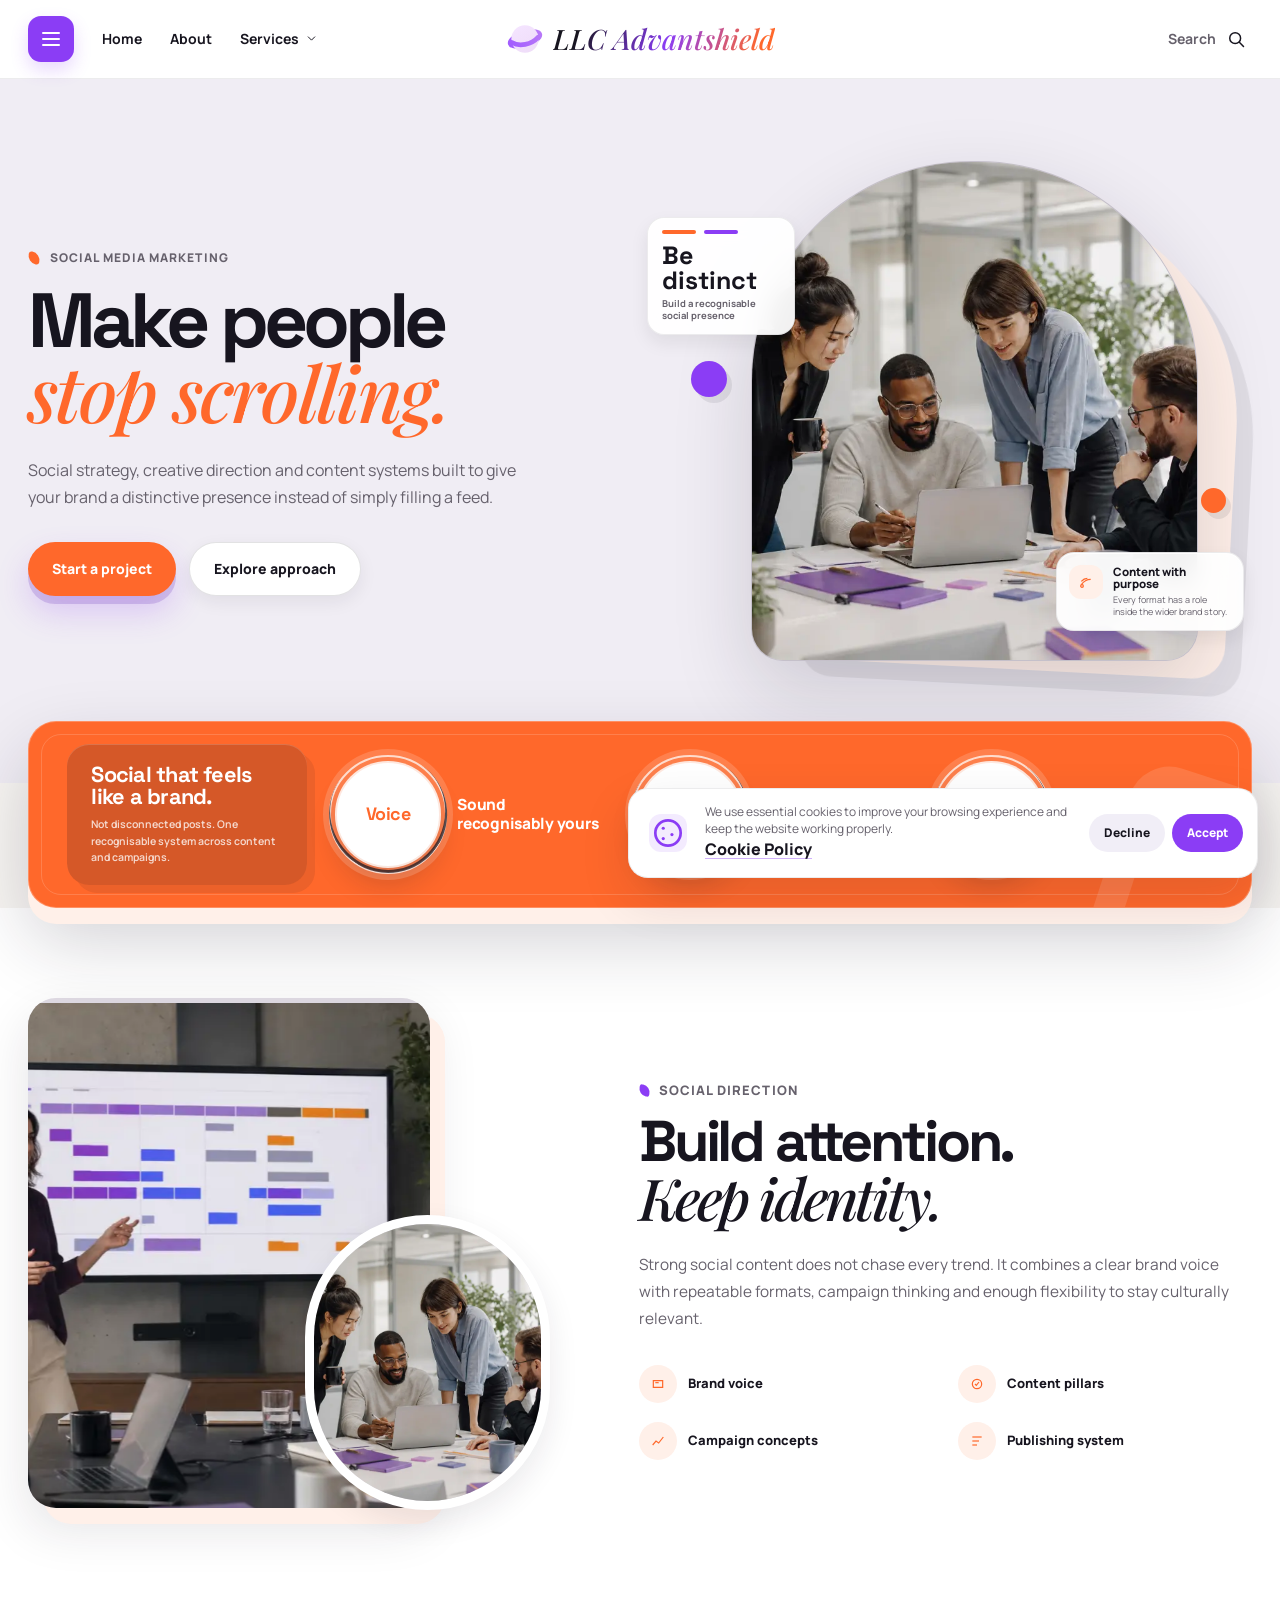
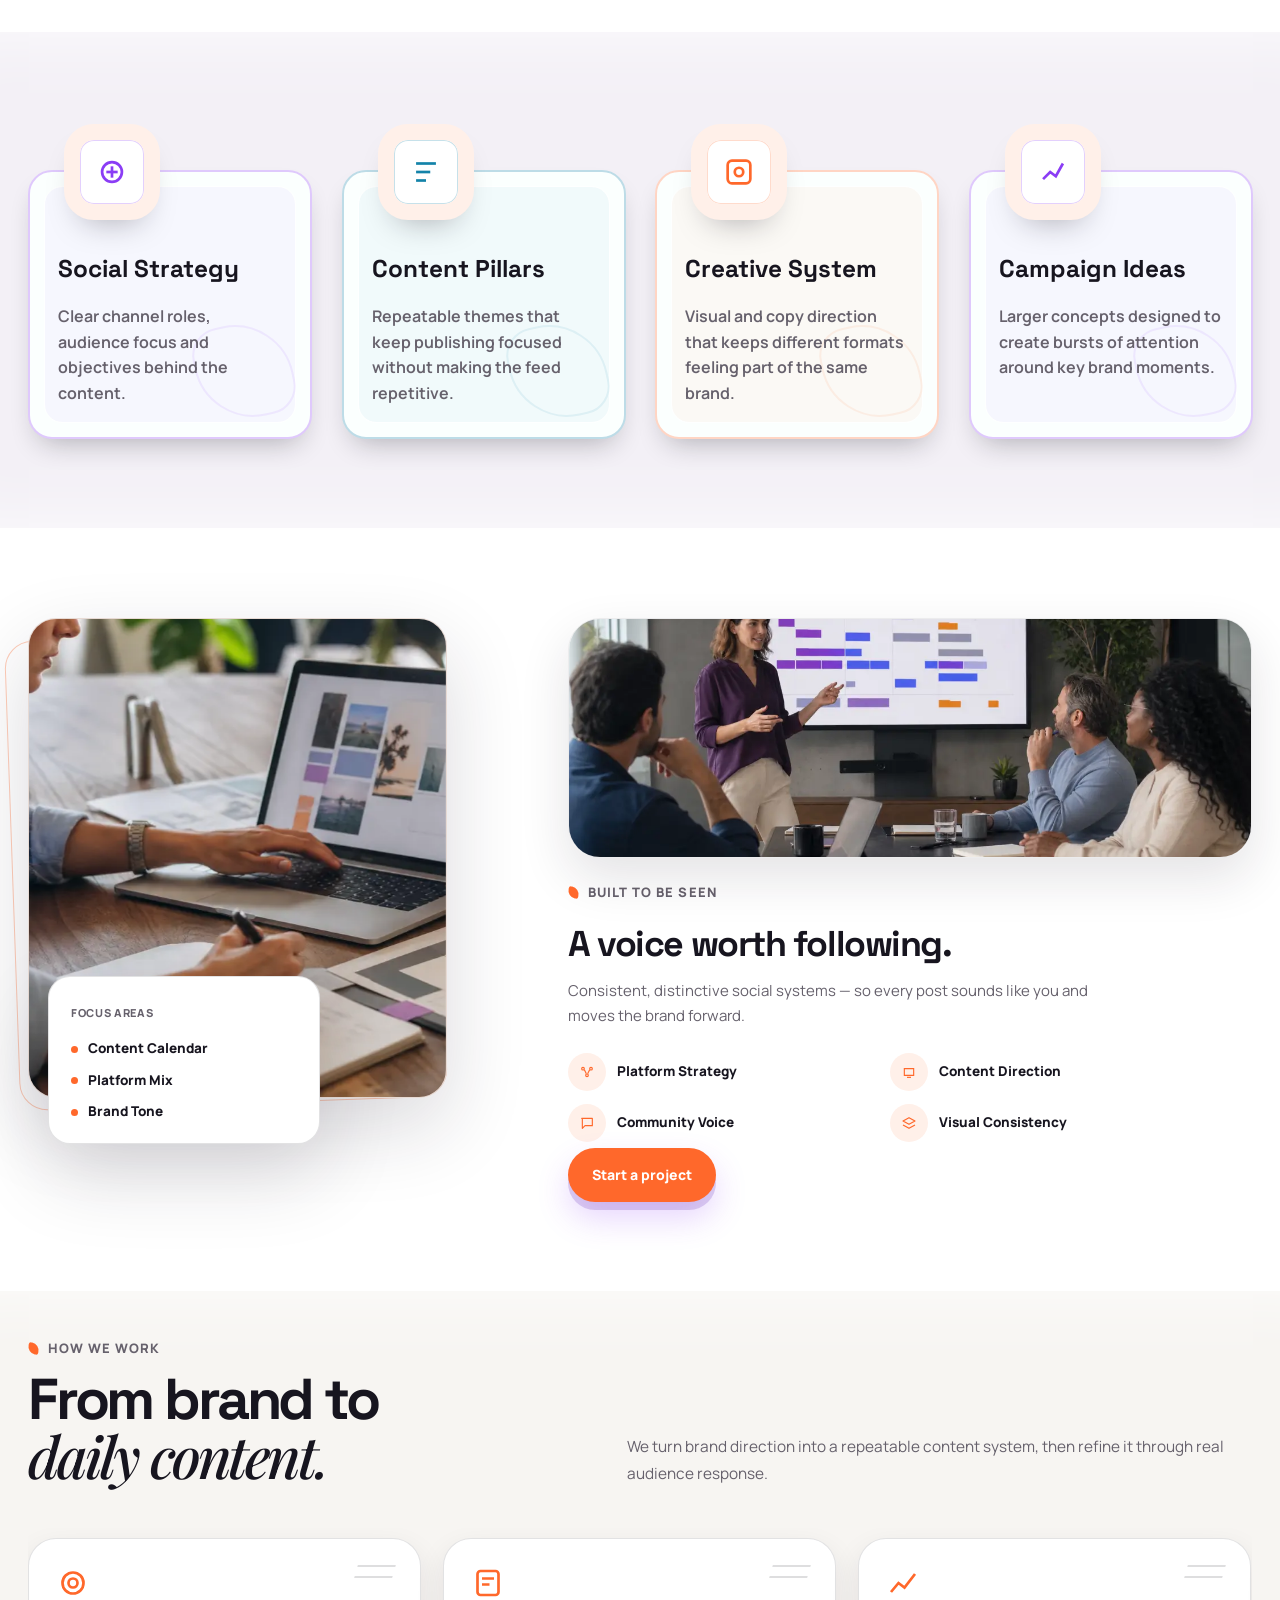
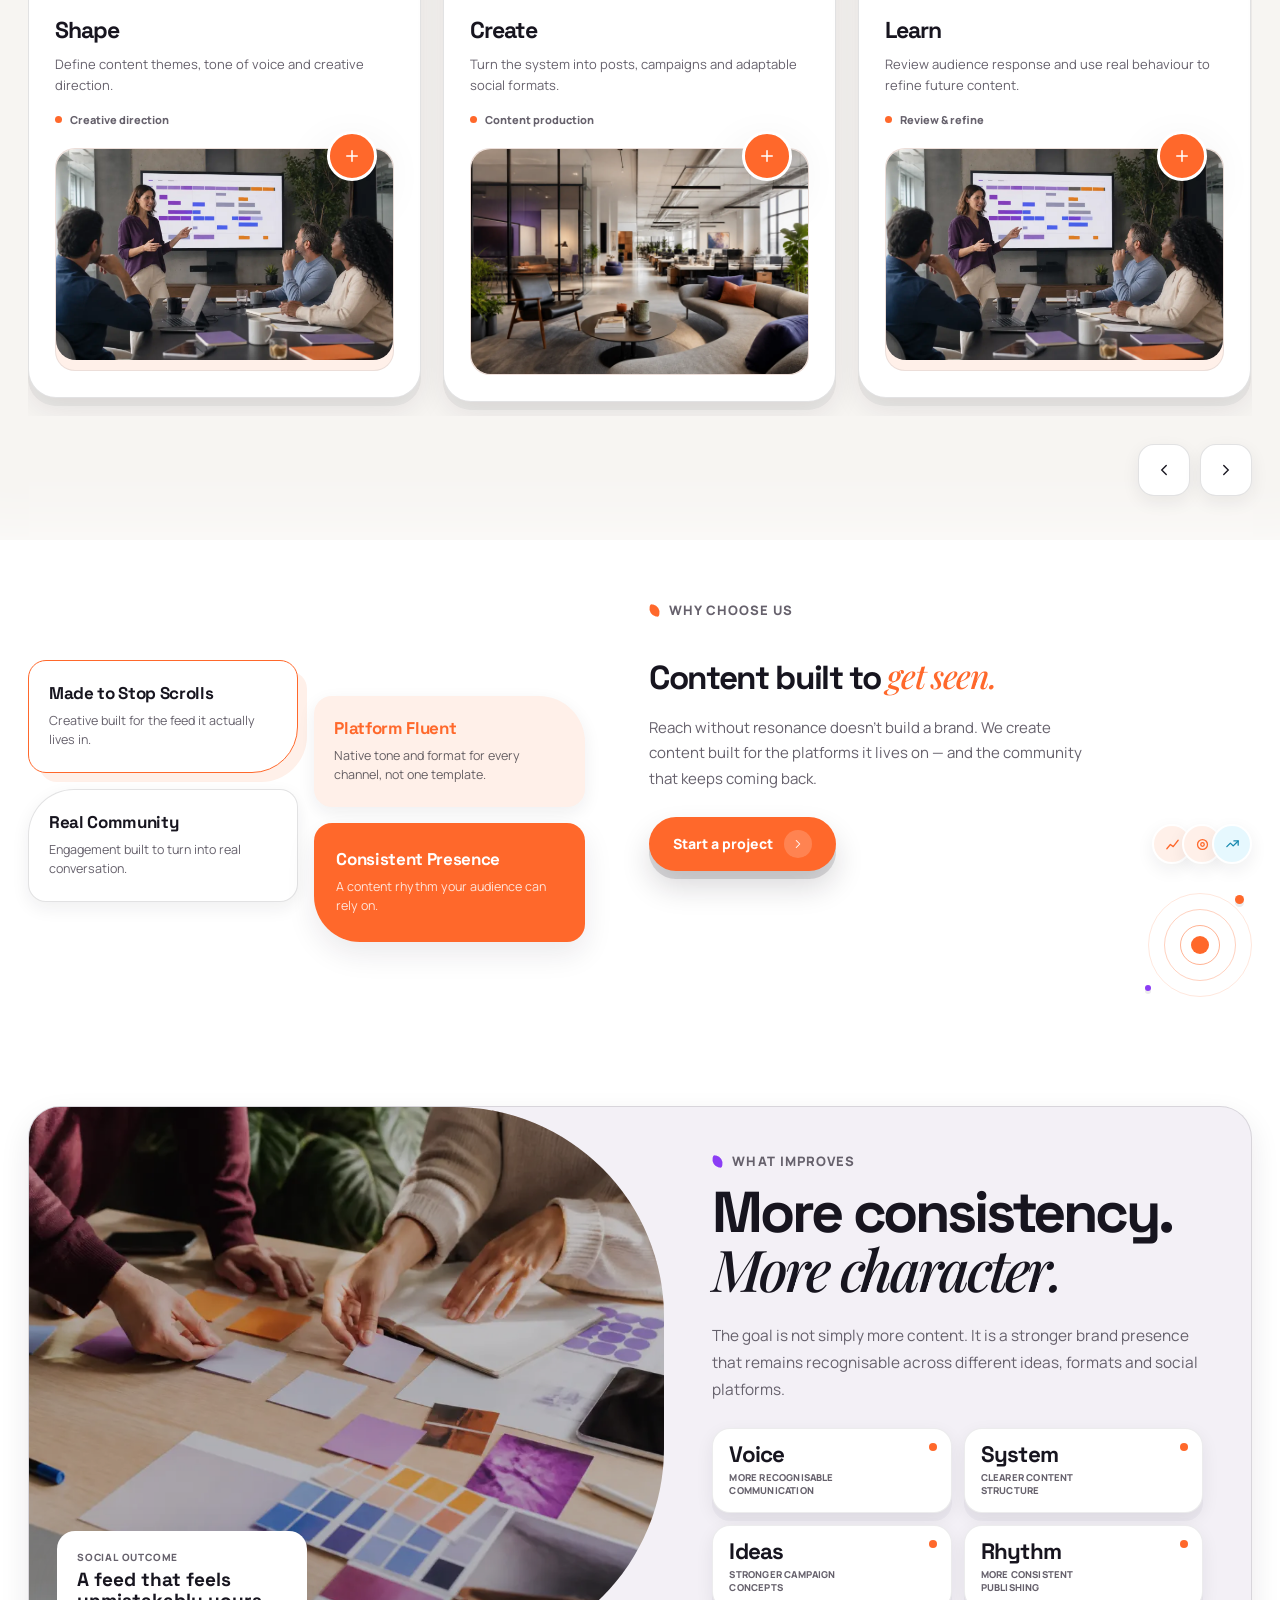
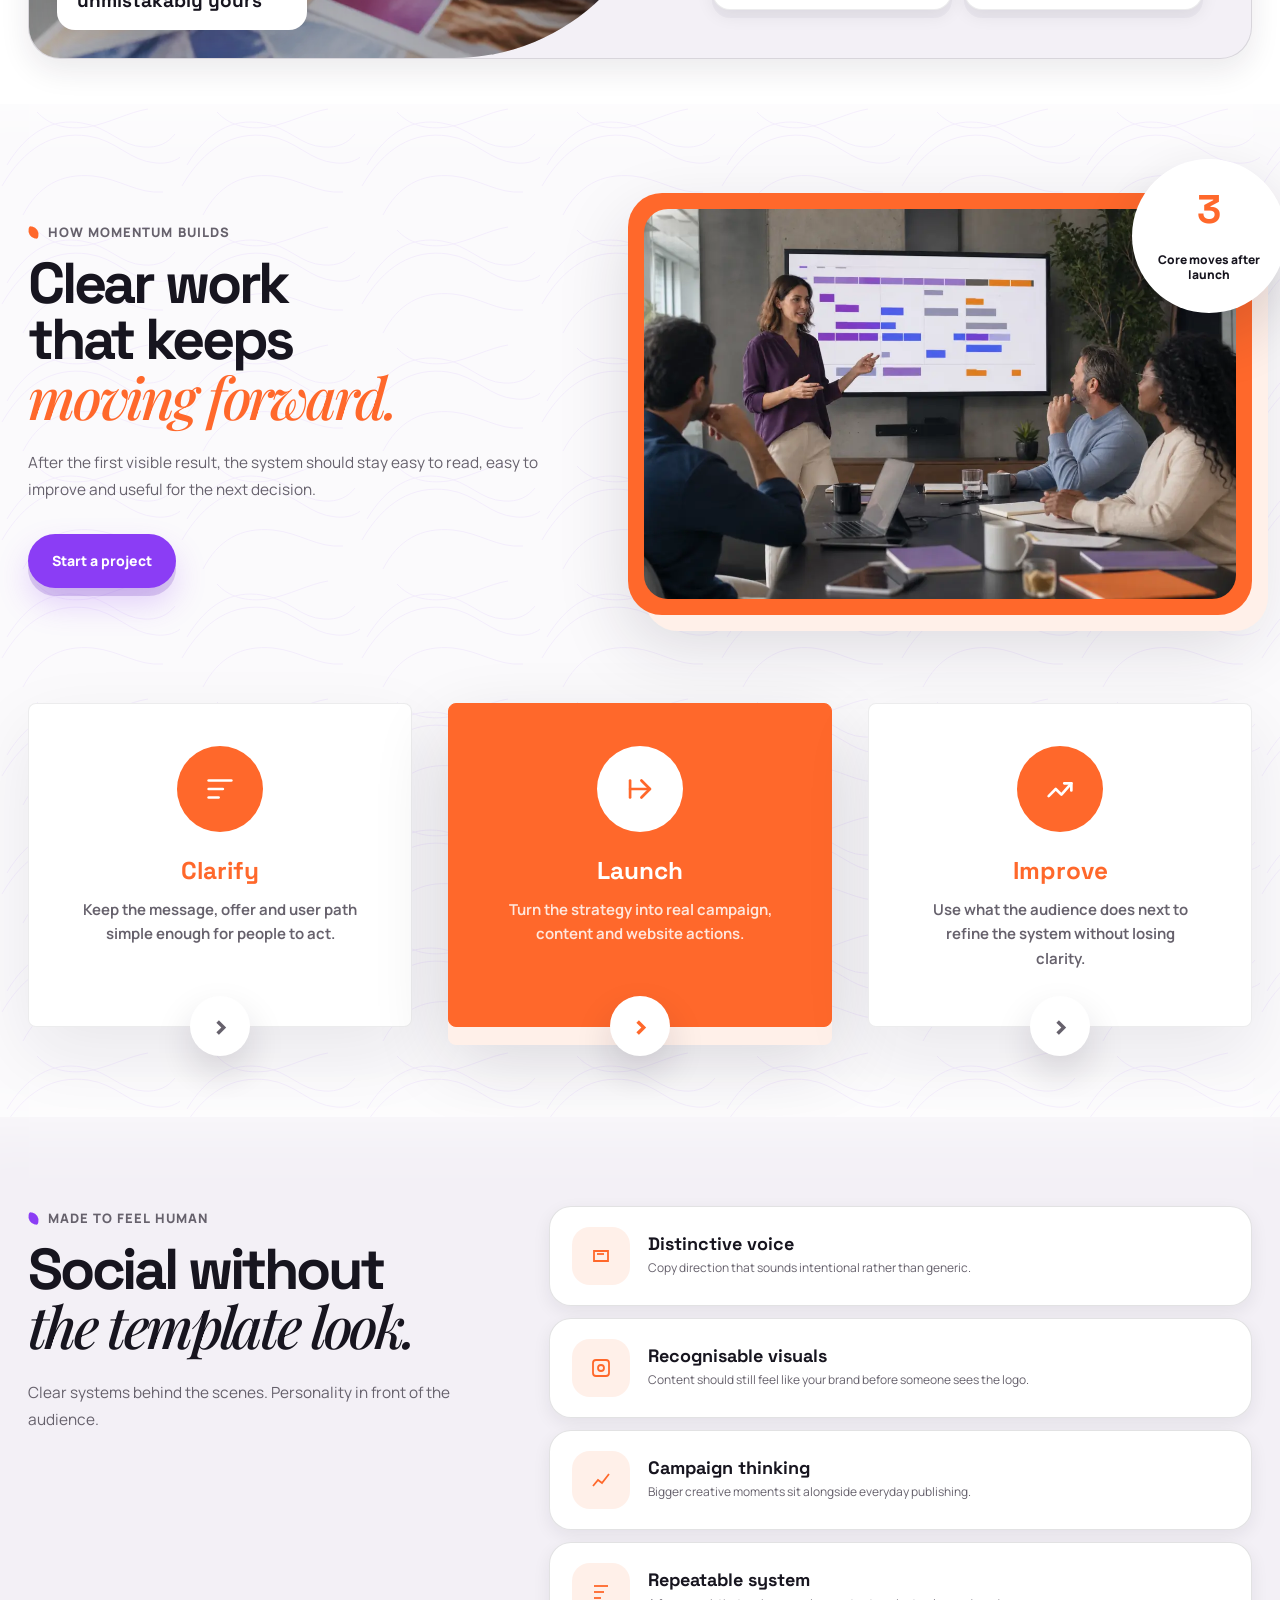
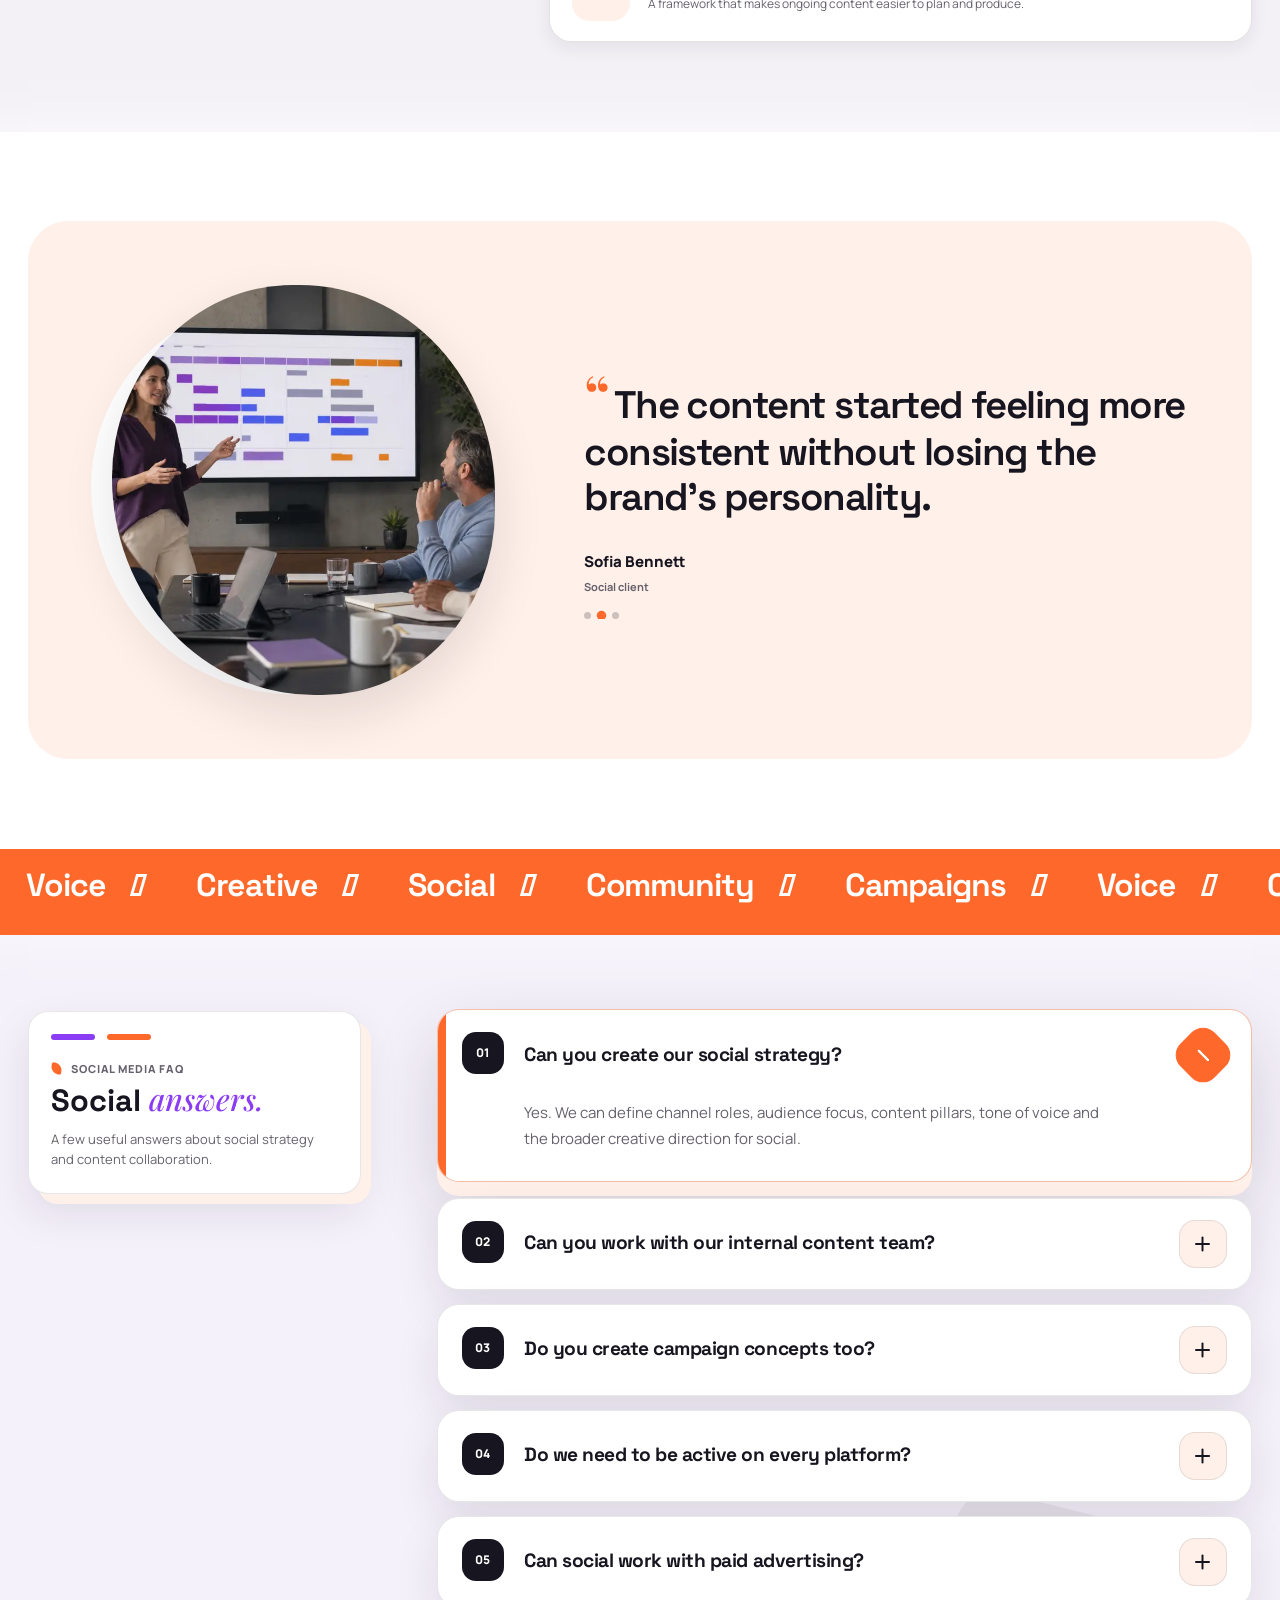
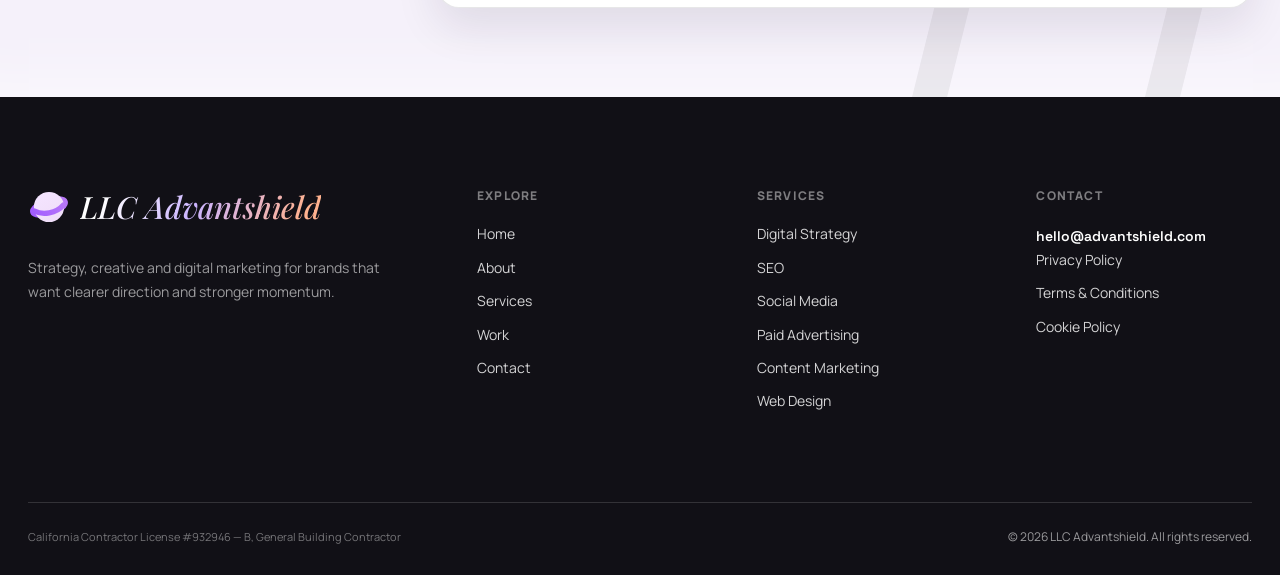
<file: social-media-marketing.html>
<!DOCTYPE html>
<html lang="en">
<head>
    <meta charset="UTF-8">

    <meta
        name="viewport"
        content="width=device-width, initial-scale=1.0"
    >

    <meta
        name="description"
        content="Creative social media strategies that build stronger brands and meaningful audience connections."
    >

    <meta
        name="theme-color"
        content="#f7f5f2"
    >

    <title>Social Media Marketing | LLC Advantshield</title>

    <link
        rel="icon"
        href="assets/icons/favicon.svg"
        type="image/svg+xml"
        data-site-favicon
    >


    <link
        rel="preconnect"
        href="https://fonts.googleapis.com"
    >

    <link
        rel="preconnect"
        href="https://fonts.gstatic.com"
        crossorigin
    >

    <link
        href="https://fonts.googleapis.com/css2?family=Manrope:wght@400;500;600;700;800&family=Playfair+Display:ital,wght@0,500;0,600;1,500;1,600&family=Space+Grotesk:wght@400;500;600;700&display=swap"
        rel="stylesheet"
    >


    <link
        rel="stylesheet"
        href="assets/vendor/swiper-bundle.min.css"
    >

    <link
        rel="stylesheet"
        href="assets/vendor/aos.css"
    >


    <link
        rel="stylesheet"
        href="assets/css/global.css"
    >

    <link
        rel="stylesheet"
        href="assets/css/services.css"
    >
    <script
        src="assets/vendor/swiper-bundle.min.js"
        defer
    ></script>

    <script
        src="assets/vendor/aos.js"
        defer
    ></script>

    <script
        src="assets/js/global.js"
        defer
    ></script>

    <script
        src="assets/js/services.js"
        defer
    ></script>
</head>

<body
    class="service-page service-page--social"
    data-page="socialMediaMarketing"
>

<a
    class="skip-link"
    href="#main-content"
>
    Skip to content
</a>




<header class="site-header">

    <div class="container site-header__inner">

        <div class="site-header__left">

            <button
                class="menu-toggle"
                type="button"
                aria-label="Open menu"
                aria-controls="site-menu"
                aria-expanded="false"
            >
                <span
                    class="menu-toggle__lines"
                    aria-hidden="true"
                >
                    <span class="menu-toggle__line"></span>
                    <span class="menu-toggle__line"></span>
                    <span class="menu-toggle__line"></span>
                </span>
            </button>

            <nav
                class="site-header__nav"
                aria-label="Primary navigation"
            >
                <a
                    class="site-header__nav-link"
                    href="index.html"
                    data-nav-label="home"
                >
                    Home
                </a>

                <a
                    class="site-header__nav-link"
                    href="index.html#about"
                    data-nav-label="about"
                >
                    About
                </a>

                <div class="nav-services">

                    <button
                        class="site-header__nav-link nav-services__trigger"
                        type="button"
                        aria-haspopup="true"
                        aria-expanded="false"
                        aria-controls="services-menu"
                    >
                        <span data-nav-label="services">Services</span>

                        <svg
                            class="nav-services__chevron"
                            viewBox="0 0 24 24"
                            fill="none"
                            stroke="currentColor"
                            stroke-width="1.8"
                            stroke-linecap="round"
                            stroke-linejoin="round"
                            aria-hidden="true"
                        >
                            <path d="M6 9l6 6 6-6"></path>
                        </svg>
                    </button>

                    <div
                        class="nav-services__panel"
                        id="services-menu"
                    >

                        <a
                            class="nav-services__item"
                            href="digital-strategy.html"
                        >
                            <svg
                                class="nav-services__item-icon"
                                viewBox="0 0 24 24"
                                fill="none"
                                stroke="currentColor"
                                stroke-width="1.7"
                                aria-hidden="true"
                            >
                                <circle cx="12" cy="12" r="7"></circle>
                                <circle cx="12" cy="12" r="3"></circle>
                                <path d="M12 2v3"></path>
                                <path d="M22 12h-3"></path>
                            </svg>

                            <span>Digital Strategy</span>
                        </a>

                        <a
                            class="nav-services__item"
                            href="seo.html"
                        >
                            <svg
                                class="nav-services__item-icon"
                                viewBox="0 0 24 24"
                                fill="none"
                                stroke="currentColor"
                                stroke-width="1.7"
                                aria-hidden="true"
                            >
                                <circle cx="10.5" cy="10.5" r="6"></circle>
                                <path d="M15 15l5 5"></path>
                                <path d="M7.5 11h6"></path>
                                <path d="M10.5 8v6"></path>
                            </svg>

                            <span>SEO</span>
                        </a>

                        <a
                            class="nav-services__item"
                            href="social-media-marketing.html"
                        >
                            <svg
                                class="nav-services__item-icon"
                                viewBox="0 0 24 24"
                                fill="none"
                                stroke="currentColor"
                                stroke-width="1.7"
                                aria-hidden="true"
                            >
                                <path d="M5 16c3.7-5.3 7.8-8 14-8"></path>
                                <path d="M5 11c2.6-2.9 5.6-4.4 9-4.5"></path>
                                <circle cx="6" cy="18" r="2"></circle>
                            </svg>

                            <span>Social Media</span>
                        </a>

                        <a
                            class="nav-services__item"
                            href="paid-advertising.html"
                        >
                            <svg
                                class="nav-services__item-icon"
                                viewBox="0 0 24 24"
                                fill="none"
                                stroke="currentColor"
                                stroke-width="1.7"
                                aria-hidden="true"
                            >
                                <path d="M4 17V7l11-3v16L4 17Z"></path>
                                <path d="M15 9h4"></path>
                                <path d="M18 6v6"></path>
                                <path d="M7 18.5V22"></path>
                            </svg>

                            <span>Paid Advertising</span>
                        </a>

                        <a
                            class="nav-services__item"
                            href="content-marketing.html"
                        >
                            <svg
                                class="nav-services__item-icon"
                                viewBox="0 0 24 24"
                                fill="none"
                                stroke="currentColor"
                                stroke-width="1.7"
                                aria-hidden="true"
                            >
                                <rect x="5" y="4" width="14" height="16" rx="2"></rect>
                                <path d="M8 8h8"></path>
                                <path d="M8 12h8"></path>
                                <path d="M8 16h5"></path>
                            </svg>

                            <span>Content Marketing</span>
                        </a>

                        <a
                            class="nav-services__item"
                            href="web-design.html"
                        >
                            <svg
                                class="nav-services__item-icon"
                                viewBox="0 0 24 24"
                                fill="none"
                                stroke="currentColor"
                                stroke-width="1.7"
                                aria-hidden="true"
                            >
                                <rect x="3" y="4" width="18" height="16" rx="3"></rect>
                                <path d="M3 9h18"></path>
                                <path d="M7 6.5h.01"></path>
                                <path d="M10 6.5h.01"></path>
                            </svg>

                            <span>Web Design</span>
                        </a>

                    </div>

                </div>
            </nav>

        </div>


        <a
            class="site-header__brand"
            href="index.html"
            aria-label="LLC Advantshield home"
        >
            <img
                class="site-header__logo"
                src="assets/icons/logo.svg"
                alt="LLC Advantshield logo"
                width="38"
                height="38"
                data-site-logo
            >

            <span
                class="site-header__brand-name"
                data-brand-name
            >
                LLC Advantshield
            </span>
        </a>


        <div class="site-header__right">

            <button
                class="header-action header-search"
                type="button"
                aria-label="Search website"
                aria-controls="search-modal"
            >
                <span class="header-search__label">
                    Search
                </span>

                <svg
                    viewBox="0 0 24 24"
                    fill="none"
                    stroke="currentColor"
                    stroke-width="1.8"
                    stroke-linecap="round"
                    aria-hidden="true"
                >
                    <circle
                        cx="11"
                        cy="11"
                        r="6.5"
                    ></circle>

                    <path d="M16 16L21 21"></path>
                </svg>
            </button>

        </div>

    </div>

</header>




<div
    class="menu-panel"
    id="site-menu"
    aria-hidden="true"
>

    <div class="container menu-panel__inner">

        <div class="menu-panel__main">

            <div class="menu-panel__top">

                <a
                    class="menu-panel__brand"
                    href="index.html"
                >
                    <img
                        src="assets/icons/logo.svg"
                        alt="LLC Advantshield logo"
                        width="40"
                        height="40"
                        data-site-logo
                    >

                    <span data-brand-name>
                        LLC Advantshield
                    </span>
                </a>

                <button
                    class="menu-panel__close"
                    type="button"
                    aria-label="Close menu"
                >
                    <svg
                        viewBox="0 0 24 24"
                        fill="none"
                        stroke="currentColor"
                        stroke-width="1.8"
                        stroke-linecap="round"
                        aria-hidden="true"
                    >
                        <path d="M5 5L19 19"></path>
                        <path d="M19 5L5 19"></path>
                    </svg>
                </button>

            </div>


            <div class="menu-panel__search">

                <input
                    class="menu-panel__search-input"
                    type="search"
                    aria-label="Search website"
                    placeholder="Search LLC Advantshield"
                    autocomplete="off"
                >

                <svg
                    class="menu-panel__search-icon"
                    viewBox="0 0 24 24"
                    fill="none"
                    stroke="currentColor"
                    stroke-width="1.7"
                    aria-hidden="true"
                >
                    <circle
                        cx="10.5"
                        cy="10.5"
                        r="6.5"
                    ></circle>

                    <path d="M15.5 15.5L21 21"></path>
                </svg>

            </div>


            <nav
                class="menu-panel__nav"
                aria-label="Fullscreen navigation"
            >
                <a
                    class="menu-panel__nav-link"
                    href="index.html"
                >
                    Home
                </a>

                <a
                    class="menu-panel__nav-link"
                    href="index.html#about"
                >
                    About
                </a>

                <a
                    class="menu-panel__nav-link"
                    href="index.html#services"
                >
                    Services
                </a>

                <a
                    class="menu-panel__nav-link"
                    href="index.html#projects"
                >
                    Selected Work
                </a>

                <a
                    class="menu-panel__nav-link"
                    href="index.html#contact"
                >
                    Contact
                </a>
            </nav>


            <div class="menu-panel__footer">

                <a
                    class="menu-panel__quick-link"
                    href="index.html#projects"
                >
                    Projects
                </a>

                <a
                    class="menu-panel__quick-link"
                    href="index.html#services"
                >
                    Services
                </a>

                <a
                    class="menu-panel__quick-link"
                    href="index.html#contact"
                >
                    Contact
                </a>

            </div>

        </div>


        <div
            class="menu-panel__gallery"
            aria-hidden="true"
        >

            <div class="menu-panel__gallery-item">
                <img
                    src="assets/images/local/analytics-dashboard.webp"
                    alt=""
                    width="700"
                    height="547"
                    loading="lazy"
                >
            </div>

            <div class="menu-panel__gallery-item">
                <img
                    src="assets/images/local/team-collaboration.webp"
                    alt=""
                    width="700"
                    height="547"
                    loading="lazy"
                >
            </div>

            <div class="menu-panel__gallery-item">
                <img
                    src="assets/images/local/content-planning.webp"
                    alt=""
                    width="700"
                    height="547"
                    loading="lazy"
                >
            </div>

            <div class="menu-panel__gallery-item">
                <img
                    src="assets/images/local/client-presentation.webp"
                    alt=""
                    width="700"
                    height="547"
                    loading="lazy"
                >
            </div>

            <div class="menu-panel__gallery-item">
                <img
                    src="assets/images/local/workshop-table.webp"
                    alt=""
                    width="700"
                    height="547"
                    loading="lazy"
                >
            </div>

            <div class="menu-panel__gallery-item">
                <img
                    src="assets/images/local/agency-office.webp"
                    alt=""
                    width="700"
                    height="547"
                    loading="lazy"
                >
            </div>

        </div>

    </div>

</div>




<div
    class="search-modal"
    id="search-modal"
    aria-hidden="true"
>

    <div
        class="search-modal__panel"
        role="dialog"
        aria-modal="true"
        aria-labelledby="search-title"
    >

        <div class="search-modal__header">

            <h2
                class="search-modal__title"
                id="search-title"
            >
                Find what you need
            </h2>

            <button
                class="search-modal__close"
                type="button"
                aria-label="Close search"
            >
                <svg
                    viewBox="0 0 24 24"
                    fill="none"
                    stroke="currentColor"
                    stroke-width="1.8"
                    stroke-linecap="round"
                    aria-hidden="true"
                >
                    <path d="M5 5L19 19"></path>
                    <path d="M19 5L5 19"></path>
                </svg>
            </button>

        </div>


        <div class="search-modal__field">

            <svg
                viewBox="0 0 24 24"
                fill="none"
                stroke="currentColor"
                stroke-width="1.8"
                aria-hidden="true"
            >
                <circle
                    cx="10.5"
                    cy="10.5"
                    r="6.5"
                ></circle>

                <path d="M15.5 15.5L21 21"></path>
            </svg>

            <input
                class="search-modal__input"
                type="search"
                placeholder="Search services, pages or topics"
                aria-label="Search"
                autocomplete="off"
            >

        </div>

        <div
            class="search-results"
            aria-live="polite"
        ></div>

    </div>

</div>




<main
    class="site"
    id="main-content"
>




    <section class="service-hero">

        <div class="container service-hero__inner">

            <div class="service-hero__content">

                <div class="service-hero__label">

                    <span
                        class="service-hero__label-mark"
                        aria-hidden="true"
                    ></span>

                    Social Media Marketing

                </div>


                <h1 class="service-hero__title">
                    Make people
                    <em>stop scrolling.</em>
                </h1>


                <p class="service-hero__copy">
                    Social strategy, creative direction and content
                    systems built to give your brand a distinctive
                    presence instead of simply filling a feed.
                </p>


                <div class="service-hero__actions">

                    <a
                        class="button button--primary"
                        href="index.html#contact"
                    >
                        Start a project
                    </a>

                    <a
                        class="button button--light"
                        href="#overview"
                    >
                        Explore approach
                    </a>

                </div>

            </div>


            <div class="service-hero__visual">

                <div
                    class="service-hero__media-back"
                    aria-hidden="true"
                ></div>


                <div class="service-hero__media">

                    <img
                        src="assets/images/local/team-collaboration.webp"
                        alt="Creative team producing social media ideas"
                        width="1100"
                        height="1500"
                        fetchpriority="high"
                    >

                </div>


                <div class="service-hero__float service-hero__float--metric">

                    <strong class="service-hero__float-value">
                        Be distinct
                    </strong>

                    <span class="service-hero__float-label">
                        Build a recognisable social presence
                    </span>

                </div>


                <div class="service-hero__float service-hero__float--feature">

                    <span class="service-hero__float-icon">

                        <svg
                            viewBox="0 0 24 24"
                            fill="none"
                            stroke="currentColor"
                            stroke-width="1.8"
                            aria-hidden="true"
                        >
                            <path d="M5 16c3.7-5.3 7.8-8 14-8"></path>
                            <path d="M5 11c2.6-2.9 5.6-4.4 9-4.5"></path>

                            <circle
                                cx="6"
                                cy="18"
                                r="2"
                            ></circle>
                        </svg>

                    </span>

                    <strong class="service-hero__float-title">
                        Content with purpose
                    </strong>

                    <span class="service-hero__float-copy">
                        Every format has a role inside
                        the wider brand story.
                    </span>

                </div>


                <span
                    class="service-hero__accent service-hero__accent--one"
                    aria-hidden="true"
                ></span>

                <span
                    class="service-hero__accent service-hero__accent--two"
                    aria-hidden="true"
                ></span>

            </div>

        </div>

    </section>




    <section
        class="service-intro-overlap"
        aria-label="Social media approach"
    >

        <div class="container">

            <div class="service-intro-bar">

                <div class="service-intro-bar__lead">

                    <h2 class="service-intro-bar__lead-title">
                        Social that feels
                        like a brand.
                    </h2>

                    <p class="service-intro-bar__lead-copy">
                        Not disconnected posts. One recognisable
                        system across content and campaigns.
                    </p>

                </div>


                <div class="service-intro-stat">

                    <strong class="service-intro-stat__value">
                        Voice
                    </strong>

                    <span class="service-intro-stat__label">
                        Sound recognisably yours
                    </span>

                </div>


                <div class="service-intro-stat">

                    <strong class="service-intro-stat__value">
                        Visuals
                    </strong>

                    <span class="service-intro-stat__label">
                        Build a distinct look
                    </span>

                </div>


                <div class="service-intro-stat">

                    <strong class="service-intro-stat__value">
                        Rhythm
                    </strong>

                    <span class="service-intro-stat__label">
                        Create consistent momentum
                    </span>

                </div>

            </div>

        </div>

    </section>




    <section
        class="section service-overview"
        id="overview"
    >

        <div class="container service-overview__grid">

            <div
                class="service-overview__visual"
                data-aos="fade-right"
            >

                <div
                    class="service-overview__main-media service-parallax"
                >
                    <img
                        src="assets/images/local/client-presentation.webp"
                        alt="Creative team planning social media content"
                        width="1000"
                        height="1030"
                        loading="lazy"
                    >
                </div>


                <div class="service-overview__secondary-media">

                    <img
                        src="assets/images/local/team-collaboration.webp"
                        alt="Marketing team discussing campaign ideas"
                        width="700"
                        height="700"
                        loading="lazy"
                    >

                </div>

            </div>


            <div
                class="service-overview__content"
                data-aos="fade-left"
            >

                <div class="section-kicker">
                    Social direction
                </div>

                <h2 class="section-title">
                    Build attention.
                    <em>Keep identity.</em>
                </h2>

                <p class="section-copy">
                    Strong social content does not chase every
                    trend. It combines a clear brand voice with
                    repeatable formats, campaign thinking and
                    enough flexibility to stay culturally relevant.
                </p>


                <div class="service-overview__points">

                    <div class="service-overview-point">

                        <span class="service-overview-point__icon">

                            <svg
                                viewBox="0 0 24 24"
                                fill="none"
                                stroke="currentColor"
                                stroke-width="1.8"
                                aria-hidden="true"
                            >
                                <path d="M5 7h14v10H5z"></path>
                                <path d="M8 10h5"></path>
                            </svg>

                        </span>

                        Brand voice

                    </div>


                    <div class="service-overview-point">

                        <span class="service-overview-point__icon">

                            <svg
                                viewBox="0 0 24 24"
                                fill="none"
                                stroke="currentColor"
                                stroke-width="1.8"
                                aria-hidden="true"
                            >
                                <circle
                                    cx="12"
                                    cy="12"
                                    r="7"
                                ></circle>

                                <path d="M9 12l2 2 4-5"></path>
                            </svg>

                        </span>

                        Content pillars

                    </div>


                    <div class="service-overview-point">

                        <span class="service-overview-point__icon">

                            <svg
                                viewBox="0 0 24 24"
                                fill="none"
                                stroke="currentColor"
                                stroke-width="1.8"
                                aria-hidden="true"
                            >
                                <path d="M4 18 9 12l4 3 7-9"></path>
                            </svg>

                        </span>

                        Campaign concepts

                    </div>


                    <div class="service-overview-point">

                        <span class="service-overview-point__icon">

                            <svg
                                viewBox="0 0 24 24"
                                fill="none"
                                stroke="currentColor"
                                stroke-width="1.8"
                                aria-hidden="true"
                            >
                                <path d="M5 6h14"></path>
                                <path d="M5 12h10"></path>
                                <path d="M5 18h7"></path>
                            </svg>

                        </span>

                        Publishing system

                    </div>

                </div>

            </div>

        </div>

    </section>




    <section class="section service-deliverables">

        <div class="container">

            <div class="service-deliverables__head">

                <div
                    class="section-heading"
                    data-aos="fade-up"
                >

                    <div class="section-kicker">
                        What we create
                    </div>

                    <h2 class="section-title">
                        A social system
                        <em>with character.</em>
                    </h2>

                </div>


                <p
                    class="section-copy"
                    data-aos="fade-up"
                    data-aos-delay="100"
                >
                    Strategy and creative direction work together,
                    so content stays recognisable even when formats,
                    channels and campaigns change.
                </p>

            </div>


            <div class="deliverables-grid">


                <article
                    class="deliverable-card"
                    data-aos="fade-up"
                >

                    <div class="deliverable-card__icon">

                        <svg
                            viewBox="0 0 24 24"
                            fill="none"
                            stroke="currentColor"
                            stroke-width="1.8"
                            aria-hidden="true"
                        >
                            <circle
                                cx="12"
                                cy="12"
                                r="7"
                            ></circle>

                            <path d="M12 8v8"></path>
                            <path d="M8 12h8"></path>
                        </svg>

                    </div>

                    <h3 class="deliverable-card__title">
                        Social Strategy
                    </h3>

                    <p class="deliverable-card__copy">
                        Clear channel roles, audience focus
                        and objectives behind the content.
                    </p>

                </article>


                <article
                    class="deliverable-card"
                    data-aos="fade-up"
                    data-aos-delay="80"
                >

                    <div class="deliverable-card__icon">

                        <svg
                            viewBox="0 0 24 24"
                            fill="none"
                            stroke="currentColor"
                            stroke-width="1.8"
                            aria-hidden="true"
                        >
                            <path d="M5 6h14"></path>
                            <path d="M5 12h10"></path>
                            <path d="M5 18h7"></path>
                        </svg>

                    </div>

                    <h3 class="deliverable-card__title">
                        Content Pillars
                    </h3>

                    <p class="deliverable-card__copy">
                        Repeatable themes that keep
                        publishing focused without
                        making the feed repetitive.
                    </p>

                </article>


                <article
                    class="deliverable-card"
                    data-aos="fade-up"
                    data-aos-delay="160"
                >

                    <div class="deliverable-card__icon">

                        <svg
                            viewBox="0 0 24 24"
                            fill="none"
                            stroke="currentColor"
                            stroke-width="1.8"
                            aria-hidden="true"
                        >
                            <rect
                                x="4"
                                y="4"
                                width="16"
                                height="16"
                                rx="3"
                            ></rect>

                            <circle
                                cx="12"
                                cy="12"
                                r="3"
                            ></circle>
                        </svg>

                    </div>

                    <h3 class="deliverable-card__title">
                        Creative System
                    </h3>

                    <p class="deliverable-card__copy">
                        Visual and copy direction that
                        keeps different formats feeling
                        part of the same brand.
                    </p>

                </article>


                <article
                    class="deliverable-card"
                    data-aos="fade-up"
                    data-aos-delay="240"
                >

                    <div class="deliverable-card__icon">

                        <svg
                            viewBox="0 0 24 24"
                            fill="none"
                            stroke="currentColor"
                            stroke-width="1.8"
                            aria-hidden="true"
                        >
                            <path d="M5 17 10 12l4 3 5-9"></path>
                        </svg>

                    </div>

                    <h3 class="deliverable-card__title">
                        Campaign Ideas
                    </h3>

                    <p class="deliverable-card__copy">
                        Larger concepts designed to
                        create bursts of attention
                        around key brand moments.
                    </p>

                </article>

            </div>

        </div>

    </section>




    <section class="section service-highlight">

        <div class="container service-highlight__grid">

            <div
                class="service-highlight__visual"
                data-aos="fade-right"
            >

                <span class="service-highlight__frame-outline"></span>

                <div class="service-highlight__frame service-parallax">
                    <img
                        src="assets/images/local/content-planning.webp"
                        alt="Reviewing social content on a laptop"
                        width="800"
                        height="1000"
                        loading="lazy"
                    >
                </div>

                <div class="service-highlight__float">

                    <span class="service-highlight__float-kicker">
                        Focus areas
                    </span>

                    <div class="service-highlight__float-list">

                        <span class="service-highlight__float-tag">
                            Content Calendar
                        </span>

                        <span class="service-highlight__float-tag">
                            Platform Mix
                        </span>

                        <span class="service-highlight__float-tag">
                            Brand Tone
                        </span>

                    </div>

                </div>

            </div>


            <div
                class="service-highlight__content"
                data-aos="fade-left"
            >

                <div class="service-highlight__media">
                    <img
                        src="assets/images/local/client-presentation.webp"
                        alt="Creative team working together"
                        width="1000"
                        height="600"
                        loading="lazy"
                    >
                </div>


                <div class="service-highlight__text">

                    <div class="section-kicker">
                        Built to be seen
                    </div>

                    <h2 class="service-highlight__title">
                        A voice worth following.
                    </h2>

                    <p class="service-highlight__copy">
                        Consistent, distinctive social systems —
                        so every post sounds like you and moves
                        the brand forward.
                    </p>


                    <div class="service-highlight__points">

                        <div class="service-highlight-point">

                            <span class="service-highlight-point__icon">
                                <svg
                                    viewBox="0 0 24 24"
                                    fill="none"
                                    stroke="currentColor"
                                    stroke-width="1.7"
                                    aria-hidden="true"
                                >
                                    <circle
                                        cx="6"
                                        cy="7"
                                        r="2"
                                    ></circle>

                                    <circle
                                        cx="18"
                                        cy="7"
                                        r="2"
                                    ></circle>

                                    <circle
                                        cx="12"
                                        cy="17"
                                        r="2"
                                    ></circle>

                                    <path d="M8 8.5l3 6"></path>
                                    <path d="M16 8.5l-3 6"></path>
                                </svg>
                            </span>

                            Platform Strategy

                        </div>

                        <div class="service-highlight-point">

                            <span class="service-highlight-point__icon">
                                <svg
                                    viewBox="0 0 24 24"
                                    fill="none"
                                    stroke="currentColor"
                                    stroke-width="1.7"
                                    aria-hidden="true"
                                >
                                    <path d="M5 7h14v10H5z"></path>
                                    <path d="M9 20h6"></path>
                                </svg>
                            </span>

                            Content Direction

                        </div>

                        <div class="service-highlight-point">

                            <span class="service-highlight-point__icon">
                                <svg
                                    viewBox="0 0 24 24"
                                    fill="none"
                                    stroke="currentColor"
                                    stroke-width="1.7"
                                    stroke-linejoin="round"
                                    aria-hidden="true"
                                >
                                    <path d="M4 5h16v11H9l-4 4V5Z"></path>
                                </svg>
                            </span>

                            Community Voice

                        </div>

                        <div class="service-highlight-point">

                            <span class="service-highlight-point__icon">
                                <svg
                                    viewBox="0 0 24 24"
                                    fill="none"
                                    stroke="currentColor"
                                    stroke-width="1.7"
                                    stroke-linejoin="round"
                                    aria-hidden="true"
                                >
                                    <path d="M12 4 3 9l9 5 9-5-9-5Z"></path>
                                    <path d="M3 15l9 5 9-5"></path>
                                </svg>
                            </span>

                            Visual Consistency

                        </div>

                    </div>


                    <div class="service-highlight__actions">
                        <a
                            class="button button--primary service-highlight__cta"
                            href="index.html#contact"
                        >
                            Start a project
                        </a>
                    </div>

                </div>

            </div>

        </div>

    </section>




    <section class="section service-process">

        <div class="container">

            <div class="service-process__head">

                <div
                    class="section-heading"
                    data-aos="fade-up"
                >

                    <div class="section-kicker">
                        How we work
                    </div>

                    <h2 class="section-title">
                        From brand to
                        <em>daily content.</em>
                    </h2>

                </div>


                <p
                    class="section-copy"
                    data-aos="fade-up"
                    data-aos-delay="100"
                >
                    We turn brand direction into a repeatable
                    content system, then refine it through
                    real audience response.
                </p>

            </div>


            <div
                class="swiper process-swiper"
                data-aos="fade-up"
                data-aos-delay="120"
            >

                <div class="swiper-wrapper">


                    <div class="swiper-slide">

                        <article class="process-card">

                            <div class="process-card__top">

                                <div class="process-card__icon">

                                    <svg
                                        viewBox="0 0 24 24"
                                        fill="none"
                                        stroke="currentColor"
                                        stroke-width="1.8"
                                        aria-hidden="true"
                                    >
                                        <circle
                                            cx="10"
                                            cy="10"
                                            r="5"
                                        ></circle>

                                        <path d="M14 14l6 6"></path>
                                    </svg>

                                </div>

                                <span
                                    class="process-card__mark"
                                    aria-hidden="true"
                                ></span>

                            </div>


                            <div class="process-card__content">

                                <h3 class="process-card__title">
                                    Listen
                                </h3>

                                <p class="process-card__copy">
                                    Understand the brand,
                                    audience behaviour and
                                    existing social presence.
                                </p>

                                <div class="process-card__meta">
                                    <span class="process-card__meta-dot"></span>
                                    Brand & audience
                                </div>

                            </div>


                            <div class="process-card__media">

                                <img
                                    src="assets/images/local/content-planning.webp"
                                    alt="Reviewing audience insights on a laptop"
                                    width="600"
                                    height="400"
                                    loading="lazy"
                                >

                                <span
                                    class="process-card__badge"
                                    aria-hidden="true"
                                >
                                    <svg
                                        viewBox="0 0 24 24"
                                        fill="none"
                                        stroke="currentColor"
                                        stroke-width="2"
                                        stroke-linecap="round"
                                        aria-hidden="true"
                                    >
                                        <path d="M12 5v14"></path>
                                        <path d="M5 12h14"></path>
                                    </svg>
                                </span>

                            </div>

                        </article>

                    </div>


                    <div class="swiper-slide">

                        <article class="process-card">

                            <div class="process-card__top">

                                <div class="process-card__icon">

                                    <svg
                                        viewBox="0 0 24 24"
                                        fill="none"
                                        stroke="currentColor"
                                        stroke-width="1.8"
                                        aria-hidden="true"
                                    >
                                        <circle
                                            cx="12"
                                            cy="12"
                                            r="7"
                                        ></circle>

                                        <circle
                                            cx="12"
                                            cy="12"
                                            r="3"
                                        ></circle>
                                    </svg>

                                </div>

                                <span
                                    class="process-card__mark"
                                    aria-hidden="true"
                                ></span>

                            </div>


                            <div class="process-card__content">

                                <h3 class="process-card__title">
                                    Shape
                                </h3>

                                <p class="process-card__copy">
                                    Define content themes,
                                    tone of voice and
                                    creative direction.
                                </p>

                                <div class="process-card__meta">
                                    <span class="process-card__meta-dot"></span>
                                    Creative direction
                                </div>

                            </div>


                            <div class="process-card__media">

                                <img
                                    src="assets/images/local/client-presentation.webp"
                                    alt="Creative team shaping content direction"
                                    width="600"
                                    height="400"
                                    loading="lazy"
                                >

                                <span
                                    class="process-card__badge"
                                    aria-hidden="true"
                                >
                                    <svg
                                        viewBox="0 0 24 24"
                                        fill="none"
                                        stroke="currentColor"
                                        stroke-width="2"
                                        stroke-linecap="round"
                                        aria-hidden="true"
                                    >
                                        <path d="M12 5v14"></path>
                                        <path d="M5 12h14"></path>
                                    </svg>
                                </span>

                            </div>

                        </article>

                    </div>


                    <div class="swiper-slide">

                        <article class="process-card">

                            <div class="process-card__top">

                                <div class="process-card__icon">

                                    <svg
                                        viewBox="0 0 24 24"
                                        fill="none"
                                        stroke="currentColor"
                                        stroke-width="1.8"
                                        aria-hidden="true"
                                    >
                                        <rect
                                            x="5"
                                            y="4"
                                            width="14"
                                            height="16"
                                            rx="2"
                                        ></rect>

                                        <path d="M8 9h8"></path>
                                        <path d="M8 13h5"></path>
                                    </svg>

                                </div>

                                <span
                                    class="process-card__mark"
                                    aria-hidden="true"
                                ></span>

                            </div>


                            <div class="process-card__content">

                                <h3 class="process-card__title">
                                    Create
                                </h3>

                                <p class="process-card__copy">
                                    Turn the system into
                                    posts, campaigns and
                                    adaptable social formats.
                                </p>

                                <div class="process-card__meta">
                                    <span class="process-card__meta-dot"></span>
                                    Content production
                                </div>

                            </div>


                            <div class="process-card__media">

                                <img
                                    src="assets/images/local/agency-office.webp"
                                    alt="Creative studio producing content"
                                    width="600"
                                    height="400"
                                    loading="lazy"
                                >

                                <span
                                    class="process-card__badge"
                                    aria-hidden="true"
                                >
                                    <svg
                                        viewBox="0 0 24 24"
                                        fill="none"
                                        stroke="currentColor"
                                        stroke-width="2"
                                        stroke-linecap="round"
                                        aria-hidden="true"
                                    >
                                        <path d="M12 5v14"></path>
                                        <path d="M5 12h14"></path>
                                    </svg>
                                </span>

                            </div>

                        </article>

                    </div>


                    <div class="swiper-slide">

                        <article class="process-card">

                            <div class="process-card__top">

                                <div class="process-card__icon">

                                    <svg
                                        viewBox="0 0 24 24"
                                        fill="none"
                                        stroke="currentColor"
                                        stroke-width="1.8"
                                        aria-hidden="true"
                                    >
                                        <path d="M4 18 9 12l4 3 7-9"></path>
                                    </svg>

                                </div>

                                <span
                                    class="process-card__mark"
                                    aria-hidden="true"
                                ></span>

                            </div>


                            <div class="process-card__content">

                                <h3 class="process-card__title">
                                    Learn
                                </h3>

                                <p class="process-card__copy">
                                    Review audience response
                                    and use real behaviour
                                    to refine future content.
                                </p>

                                <div class="process-card__meta">
                                    <span class="process-card__meta-dot"></span>
                                    Review & refine
                                </div>

                            </div>


                            <div class="process-card__media">

                                <img
                                    src="assets/images/local/client-presentation.webp"
                                    alt="Team reviewing social performance"
                                    width="600"
                                    height="400"
                                    loading="lazy"
                                >

                                <span
                                    class="process-card__badge"
                                    aria-hidden="true"
                                >
                                    <svg
                                        viewBox="0 0 24 24"
                                        fill="none"
                                        stroke="currentColor"
                                        stroke-width="2"
                                        stroke-linecap="round"
                                        aria-hidden="true"
                                    >
                                        <path d="M12 5v14"></path>
                                        <path d="M5 12h14"></path>
                                    </svg>
                                </span>

                            </div>

                        </article>

                    </div>

                </div>

            </div>


            <div class="service-process__controls">

                <button
                    class="swiper-control process-swiper__prev"
                    type="button"
                    aria-label="Previous process step"
                >
                    <svg
                        viewBox="0 0 24 24"
                        fill="none"
                        stroke="currentColor"
                        stroke-width="1.8"
                        stroke-linecap="round"
                        aria-hidden="true"
                    >
                        <path d="M15 6l-6 6 6 6"></path>
                    </svg>
                </button>

                <button
                    class="swiper-control process-swiper__next"
                    type="button"
                    aria-label="Next process step"
                >
                    <svg
                        viewBox="0 0 24 24"
                        fill="none"
                        stroke="currentColor"
                        stroke-width="1.8"
                        stroke-linecap="round"
                        aria-hidden="true"
                    >
                        <path d="M9 6l6 6-6 6"></path>
                    </svg>
                </button>

            </div>

        </div>

    </section>




    <section class="section section--compact service-why">

        <div class="container service-why__grid">

            <div
                class="why-mosaic"
                data-aos="fade-up"
            >

                <div class="why-mosaic__col">

                    <article class="why-card why-card--frame">
                        <h3 class="why-card__title">
                            Made to Stop Scrolls
                        </h3>
                        <p class="why-card__copy">
                            Creative built for the feed it
                            actually lives in.
                        </p>
                    </article>

                    <article class="why-card why-card--border">
                        <h3 class="why-card__title">
                            Real Community
                        </h3>
                        <p class="why-card__copy">
                            Engagement built to turn into real
                            conversation.
                        </p>
                    </article>

                </div>

                <div class="why-mosaic__col why-mosaic__col--b">

                    <article class="why-card why-card--tint">
                        <h3 class="why-card__title">
                            Platform Fluent
                        </h3>
                        <p class="why-card__copy">
                            Native tone and format for every
                            channel, not one template.
                        </p>
                    </article>

                    <article class="why-card why-card--solid">
                        <h3 class="why-card__title">
                            Consistent Presence
                        </h3>
                        <p class="why-card__copy">
                            A content rhythm your audience
                            can rely on.
                        </p>
                    </article>

                </div>

            </div>


            <div
                class="service-why__content"
                data-aos="fade-up"
                data-aos-delay="100"
            >

                <div class="section-kicker">
                    Why Choose Us
                </div>

                <h2 class="service-why__title">
                    Content built to
                    <em>get seen.</em>
                </h2>

                <p class="service-why__copy">
                    Reach without resonance doesn't build a
                    brand. We create content built for the
                    platforms it lives on — and the community
                    that keeps coming back.
                </p>

                <div class="service-why__foot">

                    <a
                        class="button button--primary"
                        href="index.html#contact"
                    >
                        Start a project

                        <span class="button__icon">
                            <svg
                                viewBox="0 0 24 24"
                                fill="none"
                                stroke="currentColor"
                                stroke-width="1.8"
                                stroke-linecap="round"
                                stroke-linejoin="round"
                                aria-hidden="true"
                            >
                                <path d="M9 6l6 6-6 6"></path>
                            </svg>
                        </span>
                    </a>

                    <div
                        class="why-chips"
                        aria-hidden="true"
                    >

                        <span class="why-chip">
                            <svg
                                viewBox="0 0 24 24"
                                fill="none"
                                stroke="currentColor"
                                stroke-width="1.8"
                                stroke-linecap="round"
                                stroke-linejoin="round"
                                aria-hidden="true"
                            >
                                <path d="M4 18 9 12l4 3 7-9"></path>
                            </svg>
                        </span>

                        <span class="why-chip">
                            <svg
                                viewBox="0 0 24 24"
                                fill="none"
                                stroke="currentColor"
                                stroke-width="1.8"
                                aria-hidden="true"
                            >
                                <circle
                                    cx="12"
                                    cy="12"
                                    r="7"
                                ></circle>
                                <circle
                                    cx="12"
                                    cy="12"
                                    r="2.5"
                                ></circle>
                            </svg>
                        </span>

                        <span class="why-chip">
                            <svg
                                viewBox="0 0 24 24"
                                fill="none"
                                stroke="currentColor"
                                stroke-width="1.8"
                                stroke-linecap="round"
                                stroke-linejoin="round"
                                aria-hidden="true"
                            >
                                <path d="M4 15l5-5 4 4 7-7"></path>
                                <path d="M14 7h6v6"></path>
                            </svg>
                        </span>

                    </div>

                </div>

                <div
                    class="why-orbit"
                    aria-hidden="true"
                >
                    <span class="why-orbit__ring why-orbit__ring--a"></span>
                    <span class="why-orbit__ring why-orbit__ring--b"></span>
                    <span class="why-orbit__ring why-orbit__ring--c"></span>
                    <span class="why-orbit__core"></span>
                    <span class="why-orbit__dot why-orbit__dot--a"></span>
                    <span class="why-orbit__dot why-orbit__dot--b"></span>
                </div>

            </div>

        </div>

    </section>




    <section class="section service-results">

        <div class="container">

            <div
                class="service-results__shell"
                data-aos="fade-up"
            >

                <div class="service-results__media">

                    <img
                        src="assets/images/local/workshop-table.webp"
                        alt="Creative team reviewing social media work"
                        width="1100"
                        height="900"
                        loading="lazy"
                    >

                    <div class="service-results__badge">

                        <span class="service-results__badge-label">
                            Social outcome
                        </span>

                        <strong class="service-results__badge-title">
                            A feed that feels unmistakably yours
                        </strong>

                    </div>

                </div>


                <div class="service-results__content">

                    <div class="section-kicker">
                        What improves
                    </div>

                    <h2 class="section-title">
                        More consistency.
                        <em>More character.</em>
                    </h2>

                    <p class="section-copy">
                        The goal is not simply more content.
                        It is a stronger brand presence that
                        remains recognisable across different
                        ideas, formats and social platforms.
                    </p>


                    <div class="service-results__metrics">

                        <div class="service-result-metric">

                            <strong class="service-result-metric__value">
                                Voice
                            </strong>

                            <span class="service-result-metric__label">
                                More recognisable communication
                            </span>

                        </div>


                        <div class="service-result-metric">

                            <strong class="service-result-metric__value">
                                System
                            </strong>

                            <span class="service-result-metric__label">
                                Clearer content structure
                            </span>

                        </div>


                        <div class="service-result-metric">

                            <strong class="service-result-metric__value">
                                Ideas
                            </strong>

                            <span class="service-result-metric__label">
                                Stronger campaign concepts
                            </span>

                        </div>


                        <div class="service-result-metric">

                            <strong class="service-result-metric__value">
                                Rhythm
                            </strong>

                            <span class="service-result-metric__label">
                                More consistent publishing
                            </span>

                        </div>

                    </div>

                </div>

            </div>

        </div>

    </section>




    <section class="section service-growth-system">

        <div class="container service-growth-system__inner">

            <div class="service-growth-system__top">

                <div
                    class="service-growth-system__content"
                    data-aos="fade-right"
                >

                    <div class="section-kicker">
                        How momentum builds
                    </div>

                    <h2 class="section-title">
                        Clear work that keeps
                        <em>moving forward.</em>
                    </h2>

                    <p class="section-copy">
                        After the first visible result, the system
                        should stay easy to read, easy to improve
                        and useful for the next decision.
                    </p>

                    <div class="service-growth-system__action">
                        <a
                            class="button button--primary"
                            href="index.html#contact"
                        >
                            Start a project
                        </a>
                    </div>

                </div>


                <div
                    class="service-growth-system__visual"
                    data-aos="fade-left"
                    data-aos-delay="100"
                >

                    <div class="service-growth-system__image">

                        <img
                            src="assets/images/local/client-presentation.webp"
                            alt="Marketing team reviewing campaign work"
                            width="1100"
                            height="760"
                            loading="lazy"
                        >

                    </div>

                    <div class="service-growth-system__badge">
                        <strong>3</strong>
                        <span>Core moves after launch</span>
                    </div>

                </div>

            </div>


            <div class="service-growth-system__cards">

                <article
                    class="growth-system-card"
                    data-aos="fade-up"
                >

                    <span class="growth-system-card__icon">
                        <svg
                            viewBox="0 0 24 24"
                            fill="none"
                            stroke="currentColor"
                            stroke-linecap="round"
                            stroke-linejoin="round"
                            aria-hidden="true"
                        >
                            <path d="M4 6h16"></path>
                            <path d="M4 12h10"></path>
                            <path d="M4 18h7"></path>
                        </svg>
                    </span>

                    <h3 class="growth-system-card__title">
                        Clarify
                    </h3>

                    <p class="growth-system-card__copy">
                        Keep the message, offer and user path
                        simple enough for people to act.
                    </p>

                    <span class="growth-system-card__arrow">
                        &gt;
                    </span>

                </article>


                <article
                    class="growth-system-card growth-system-card--featured"
                    data-aos="fade-up"
                    data-aos-delay="80"
                >

                    <span class="growth-system-card__icon">
                        <svg
                            viewBox="0 0 24 24"
                            fill="none"
                            stroke="currentColor"
                            stroke-linecap="round"
                            stroke-linejoin="round"
                            aria-hidden="true"
                        >
                            <path d="M5 12h14"></path>
                            <path d="M13 6l6 6-6 6"></path>
                            <path d="M5 6v12"></path>
                        </svg>
                    </span>

                    <h3 class="growth-system-card__title">
                        Launch
                    </h3>

                    <p class="growth-system-card__copy">
                        Turn the strategy into real campaign,
                        content and website actions.
                    </p>

                    <span class="growth-system-card__arrow">
                        &gt;
                    </span>

                </article>


                <article
                    class="growth-system-card"
                    data-aos="fade-up"
                    data-aos-delay="160"
                >

                    <span class="growth-system-card__icon">
                        <svg
                            viewBox="0 0 24 24"
                            fill="none"
                            stroke="currentColor"
                            stroke-linecap="round"
                            stroke-linejoin="round"
                            aria-hidden="true"
                        >
                            <path d="M4 17l5-5 4 4 7-8"></path>
                            <path d="M15 8h5v5"></path>
                        </svg>
                    </span>

                    <h3 class="growth-system-card__title">
                        Improve
                    </h3>

                    <p class="growth-system-card__copy">
                        Use what the audience does next to refine
                        the system without losing clarity.
                    </p>

                    <span class="growth-system-card__arrow">
                        &gt;
                    </span>

                </article>

            </div>

        </div>

    </section>




    <section class="section service-features">

        <div class="container service-features__grid">

            <div
                class="service-features__intro"
                data-aos="fade-right"
            >

                <div class="section-kicker">
                    Made to feel human
                </div>

                <h2 class="section-title">
                    Social without
                    <em>the template look.</em>
                </h2>

                <p class="section-copy">
                    Clear systems behind the scenes.
                    Personality in front of the audience.
                </p>

            </div>


            <div
                class="service-features__list"
                data-aos="fade-left"
            >

                <article class="service-feature">

                    <div class="service-feature__icon">

                        <svg
                            viewBox="0 0 24 24"
                            fill="none"
                            stroke="currentColor"
                            stroke-width="1.8"
                            aria-hidden="true"
                        >
                            <path d="M5 7h14v10H5z"></path>
                            <path d="M8 10h7"></path>
                        </svg>

                    </div>

                    <div>

                        <h3 class="service-feature__title">
                            Distinctive voice
                        </h3>

                        <p class="service-feature__copy">
                            Copy direction that sounds
                            intentional rather than generic.
                        </p>

                    </div>

                </article>


                <article class="service-feature">

                    <div class="service-feature__icon">

                        <svg
                            viewBox="0 0 24 24"
                            fill="none"
                            stroke="currentColor"
                            stroke-width="1.8"
                            aria-hidden="true"
                        >
                            <rect
                                x="4"
                                y="4"
                                width="16"
                                height="16"
                                rx="3"
                            ></rect>

                            <circle
                                cx="12"
                                cy="12"
                                r="3"
                            ></circle>
                        </svg>

                    </div>

                    <div>

                        <h3 class="service-feature__title">
                            Recognisable visuals
                        </h3>

                        <p class="service-feature__copy">
                            Content should still feel
                            like your brand before
                            someone sees the logo.
                        </p>

                    </div>

                </article>


                <article class="service-feature">

                    <div class="service-feature__icon">

                        <svg
                            viewBox="0 0 24 24"
                            fill="none"
                            stroke="currentColor"
                            stroke-width="1.8"
                            aria-hidden="true"
                        >
                            <path d="M4 18 9 12l4 3 7-9"></path>
                        </svg>

                    </div>

                    <div>

                        <h3 class="service-feature__title">
                            Campaign thinking
                        </h3>

                        <p class="service-feature__copy">
                            Bigger creative moments sit
                            alongside everyday publishing.
                        </p>

                    </div>

                </article>


                <article class="service-feature">

                    <div class="service-feature__icon">

                        <svg
                            viewBox="0 0 24 24"
                            fill="none"
                            stroke="currentColor"
                            stroke-width="1.8"
                            aria-hidden="true"
                        >
                            <path d="M5 6h14"></path>
                            <path d="M5 12h10"></path>
                            <path d="M5 18h7"></path>
                        </svg>

                    </div>

                    <div>

                        <h3 class="service-feature__title">
                            Repeatable system
                        </h3>

                        <p class="service-feature__copy">
                            A framework that makes ongoing
                            content easier to plan and produce.
                        </p>

                    </div>

                </article>

            </div>

        </div>

    </section>




    <section class="section service-testimonial">

        <div class="container">

            <div
                class="service-testimonial__shell"
                data-aos="fade-up"
            >

                <div class="service-testimonial__media">

                    <div class="service-testimonial__shape"></div>

                    <div class="service-testimonial__image">

                        <img
                            src="assets/images/local/client-presentation.webp"
                            alt="Creative team collaborating"
                            width="900"
                            height="900"
                            loading="lazy"
                        >

                    </div>

                </div>


                <div>

                    <p class="service-testimonial__quote">
                        A brand should not need a logo
                        on every post to be recognised.
                    </p>

                    <div class="service-testimonial__author">

                        <strong class="service-testimonial__name">
                            LLC Advantshield approach
                        </strong>

                        <span class="service-testimonial__role">
                            Social principle
                        </span>

                    </div>

                </div>

            </div>

        </div>

    </section>




    <section
        class="service-marquee"
        aria-label="Social media themes"
    >

        <div class="service-marquee__track">

            <div class="service-marquee__group">

                <span class="service-marquee__item">
                    Voice
                    <span class="service-marquee__mark"></span>
                </span>

                <span class="service-marquee__item">
                    Creative
                    <span class="service-marquee__mark"></span>
                </span>

                <span class="service-marquee__item">
                    Social
                    <span class="service-marquee__mark"></span>
                </span>

                <span class="service-marquee__item">
                    Community
                    <span class="service-marquee__mark"></span>
                </span>

                <span class="service-marquee__item">
                    Campaigns
                    <span class="service-marquee__mark"></span>
                </span>

            </div>


            <div
                class="service-marquee__group"
                aria-hidden="true"
            >

                <span class="service-marquee__item">
                    Voice
                    <span class="service-marquee__mark"></span>
                </span>

                <span class="service-marquee__item">
                    Creative
                    <span class="service-marquee__mark"></span>
                </span>

                <span class="service-marquee__item">
                    Social
                    <span class="service-marquee__mark"></span>
                </span>

                <span class="service-marquee__item">
                    Community
                    <span class="service-marquee__mark"></span>
                </span>

                <span class="service-marquee__item">
                    Campaigns
                    <span class="service-marquee__mark"></span>
                </span>

            </div>

        </div>

    </section>




    <section class="section service-faq">

        <div class="container service-faq__grid">

            <div
                class="service-faq__intro"
                data-aos="fade-right"
            >

                <div class="section-kicker">
                    Social Media FAQ
                </div>

                <h2 class="section-title">
                    Social
                    <em>answers.</em>
                </h2>

                <p class="section-copy">
                    A few useful answers about social
                    strategy and content collaboration.
                </p>

            </div>


            <div
                class="service-faq__list"
                data-aos="fade-left"
            >


                <article class="faq-item is-open">

                    <button
                        class="faq-item__button"
                        type="button"
                    >
                        <span class="faq-item__question">
                            Can you create our social strategy?
                        </span>

                        <span
                            class="faq-item__toggle"
                            aria-hidden="true"
                        ></span>
                    </button>

                    <div class="faq-item__panel">

                        <div class="faq-item__panel-inner">

                            <p class="faq-item__answer">
                                Yes. We can define channel roles,
                                audience focus, content pillars,
                                tone of voice and the broader
                                creative direction for social.
                            </p>

                        </div>

                    </div>

                </article>


                <article class="faq-item">

                    <button
                        class="faq-item__button"
                        type="button"
                    >
                        <span class="faq-item__question">
                            Can you work with our internal content team?
                        </span>

                        <span
                            class="faq-item__toggle"
                            aria-hidden="true"
                        ></span>
                    </button>

                    <div class="faq-item__panel">

                        <div class="faq-item__panel-inner">

                            <p class="faq-item__answer">
                                Yes. We can provide strategy,
                                creative direction and campaign
                                concepts while your internal team
                                handles day-to-day production.
                            </p>

                        </div>

                    </div>

                </article>


                <article class="faq-item">

                    <button
                        class="faq-item__button"
                        type="button"
                    >
                        <span class="faq-item__question">
                            Do you create campaign concepts too?
                        </span>

                        <span
                            class="faq-item__toggle"
                            aria-hidden="true"
                        ></span>
                    </button>

                    <div class="faq-item__panel">

                        <div class="faq-item__panel-inner">

                            <p class="faq-item__answer">
                                Yes. Larger campaign ideas can sit
                                alongside the ongoing social system,
                                giving important launches and moments
                                a stronger creative treatment.
                            </p>

                        </div>

                    </div>

                </article>


                <article class="faq-item">

                    <button
                        class="faq-item__button"
                        type="button"
                    >
                        <span class="faq-item__question">
                            Do we need to be active on every platform?
                        </span>

                        <span
                            class="faq-item__toggle"
                            aria-hidden="true"
                        ></span>
                    </button>

                    <div class="faq-item__panel">

                        <div class="faq-item__panel-inner">

                            <p class="faq-item__answer">
                                No. The right channel mix depends on
                                the audience, brand and business goal.
                                Being focused is often stronger than
                                maintaining every possible platform.
                            </p>

                        </div>

                    </div>

                </article>


                <article class="faq-item">

                    <button
                        class="faq-item__button"
                        type="button"
                    >
                        <span class="faq-item__question">
                            Can social work with paid advertising?
                        </span>

                        <span
                            class="faq-item__toggle"
                            aria-hidden="true"
                        ></span>
                    </button>

                    <div class="faq-item__panel">

                        <div class="faq-item__panel-inner">

                            <p class="faq-item__answer">
                                Yes. Organic content can help
                                develop creative themes and audience
                                understanding that also strengthens
                                paid social campaigns.
                            </p>

                        </div>

                    </div>

                </article>

            </div>

        </div>

    </section>

</main>




<footer class="site-footer">

    <div class="container site-footer__inner">

        <div class="site-footer__top">

            <div class="site-footer__brand">

                <a
                    class="site-footer__logo"
                    href="index.html"
                >
                    <img
                        src="assets/icons/logo.svg"
                        alt="LLC Advantshield logo"
                        width="42"
                        height="42"
                        data-site-logo
                    loading="lazy"
                    >

                    <span data-brand-name>
                        LLC Advantshield
                    </span>
                </a>

                <p class="site-footer__intro">
                    Strategy, creative and digital marketing
                    for brands that want clearer direction
                    and stronger momentum.
                </p>

            </div>


            <div class="site-footer__column">

                <h2 class="site-footer__title">
                    Explore
                </h2>

                <nav
                    class="site-footer__links"
                    aria-label="Footer navigation"
                >
                    <a
                        class="site-footer__link"
                        href="index.html"
                    >
                        Home
                    </a>

                    <a
                        class="site-footer__link"
                        href="index.html#about"
                    >
                        About
                    </a>

                    <a
                        class="site-footer__link"
                        href="index.html#services"
                    >
                        Services
                    </a>

                    <a
                        class="site-footer__link"
                        href="index.html#projects"
                    >
                        Work
                    </a>

                    <a
                        class="site-footer__link"
                        href="index.html#contact"
                    >
                        Contact
                    </a>
                </nav>

            </div>


            <div class="site-footer__column">

                <h2 class="site-footer__title">
                    Services
                </h2>

                <nav
                    class="site-footer__links"
                    aria-label="Services"
                >
                    <a
                        class="site-footer__link"
                        href="digital-strategy.html"
                    >
                        Digital Strategy
                    </a>

                    <a
                        class="site-footer__link"
                        href="seo.html"
                    >
                        SEO
                    </a>

                    <a
                        class="site-footer__link"
                        href="social-media-marketing.html"
                    >
                        Social Media
                    </a>

                    <a
                        class="site-footer__link"
                        href="paid-advertising.html"
                    >
                        Paid Advertising
                    </a>

                    <a
                        class="site-footer__link"
                        href="content-marketing.html"
                    >
                        Content Marketing
                    </a>

                    <a
                        class="site-footer__link"
                        href="web-design.html"
                    >
                        Web Design
                    </a>
                </nav>

            </div>


            <div class="site-footer__column">

                <h2 class="site-footer__title">
                    Contact
                </h2>

                <a
                    class="site-footer__email"
                    href="mailto:hello@advantshield.com"
                    data-site-email
                >
                    hello@advantshield.com
                </a>

                <nav
                    class="site-footer__links"
                    aria-label="Legal navigation"
                >
                    <a
                        class="site-footer__link"
                        href="privacy-policy.html"
                    >
                        Privacy Policy
                    </a>

                    <a
                        class="site-footer__link"
                        href="terms.html"
                    >
                        Terms & Conditions
                    </a>

                    <a
                        class="site-footer__link"
                        href="cookies.html"
                    >
                        Cookie Policy
                    </a>
                </nav>

            </div>

        </div>


        <div class="site-footer__bottom">

            <p
                class="site-footer__disclaimer"
                data-site-disclaimer
            >
                California Contractor License #932946 — B, General Building Contractor
            </p>

            <p
                class="site-footer__copyright"
                data-copyright
            >
                © 2026 LLC Advantshield. All rights reserved.
            </p>

        </div>

    </div>

</footer>




<div
    class="cookie-card"
    hidden
>

    <div
        class="cookie-card__icon"
        aria-hidden="true"
    >
        <svg
            viewBox="0 0 24 24"
            fill="none"
            stroke="currentColor"
            stroke-width="1.7"
        >
            <circle
                cx="12"
                cy="12"
                r="8"
            ></circle>

            <circle
                cx="9"
                cy="9"
                r="1"
                fill="currentColor"
                stroke="none"
            ></circle>

            <circle
                cx="14.5"
                cy="13"
                r="1"
                fill="currentColor"
                stroke="none"
            ></circle>

            <circle
                cx="9"
                cy="15.5"
                r="1"
                fill="currentColor"
                stroke="none"
            ></circle>
        </svg>
    </div>


    <div class="cookie-card__content">

        <p
            class="cookie-card__text"
            data-cookie-message
        >
            We use essential cookies to improve your browsing
            experience and keep the website working properly.
        </p>

        <a
            class="cookie-card__link"
            href="cookies.html"
            data-cookie-policy
        >
            Cookie Policy
        </a>

    </div>


    <div class="cookie-card__actions">

        <button
            class="cookie-card__button cookie-card__button--decline"
            type="button"
            data-cookie-decline
        >
            Decline
        </button>

        <button
            class="cookie-card__button cookie-card__button--accept"
            type="button"
            data-cookie-accept
        >
            Accept
        </button>

    </div>

</div>

</body>
</html>
</file>
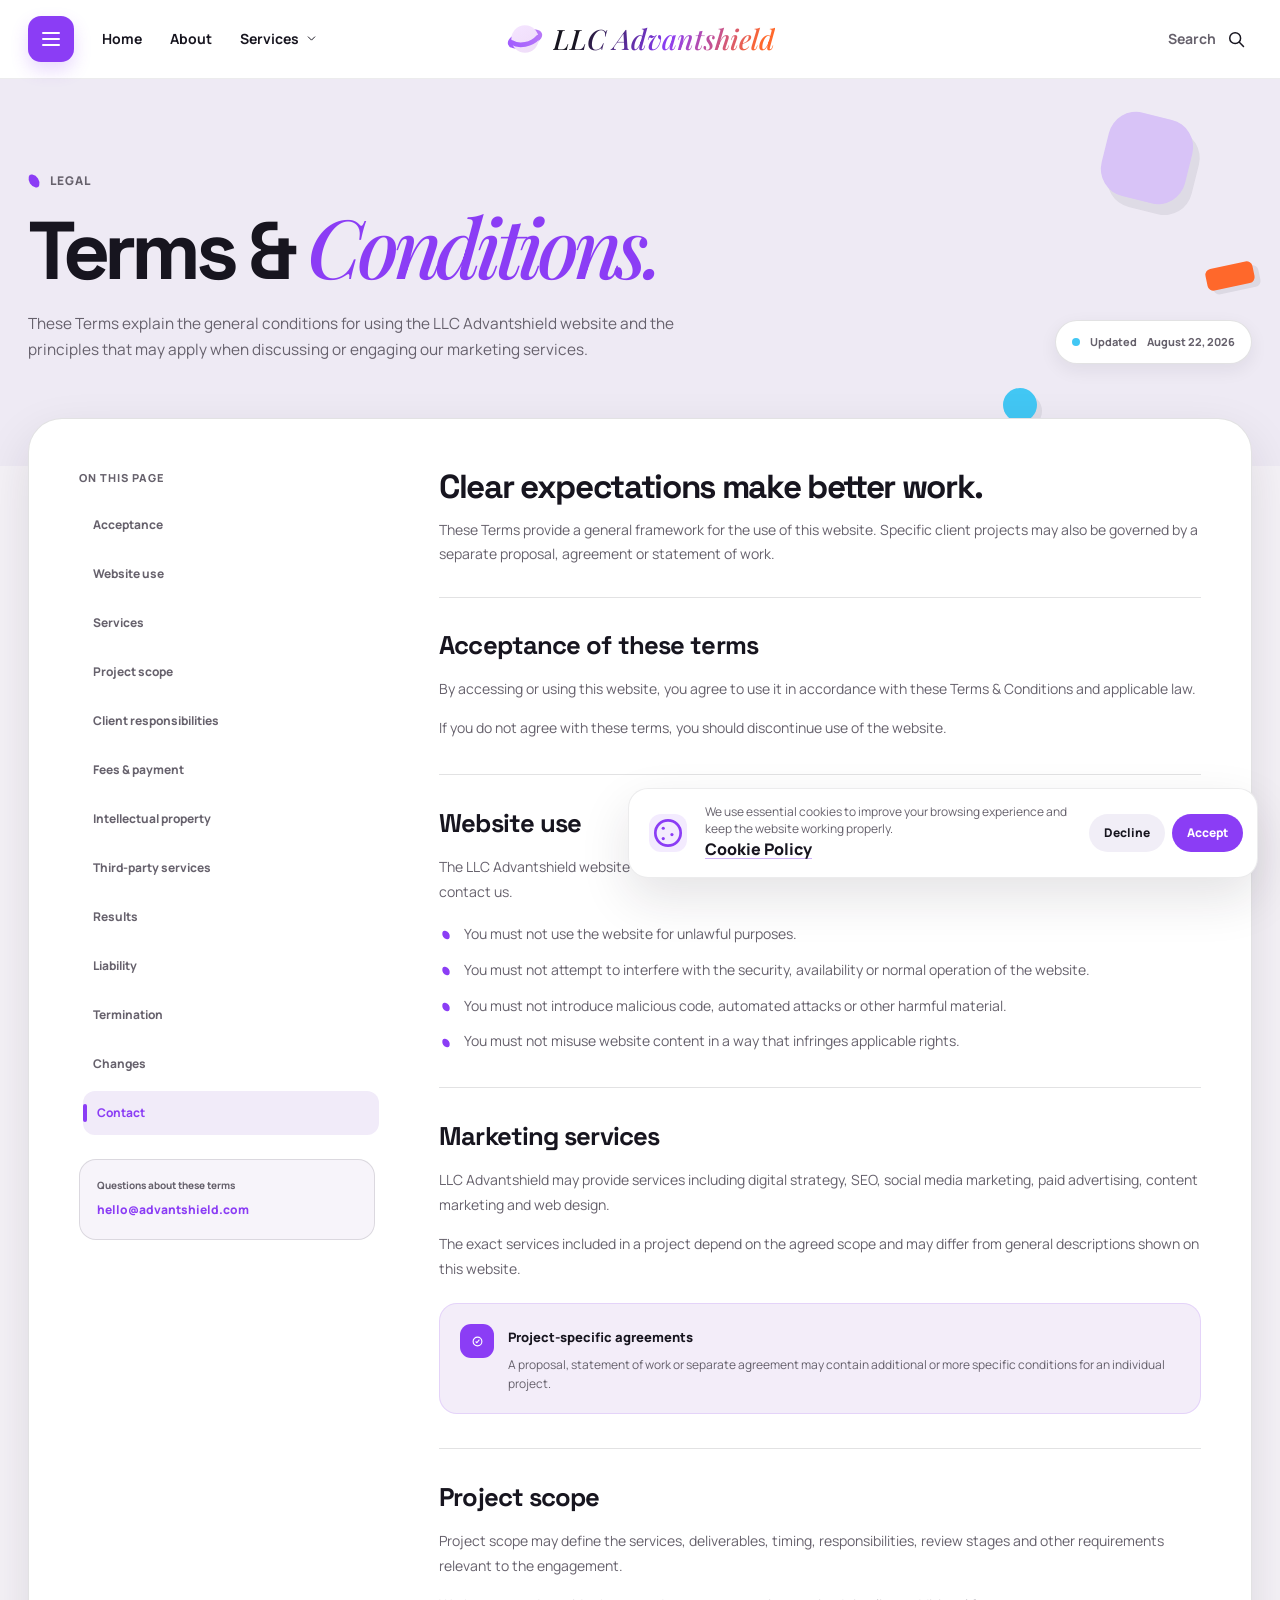
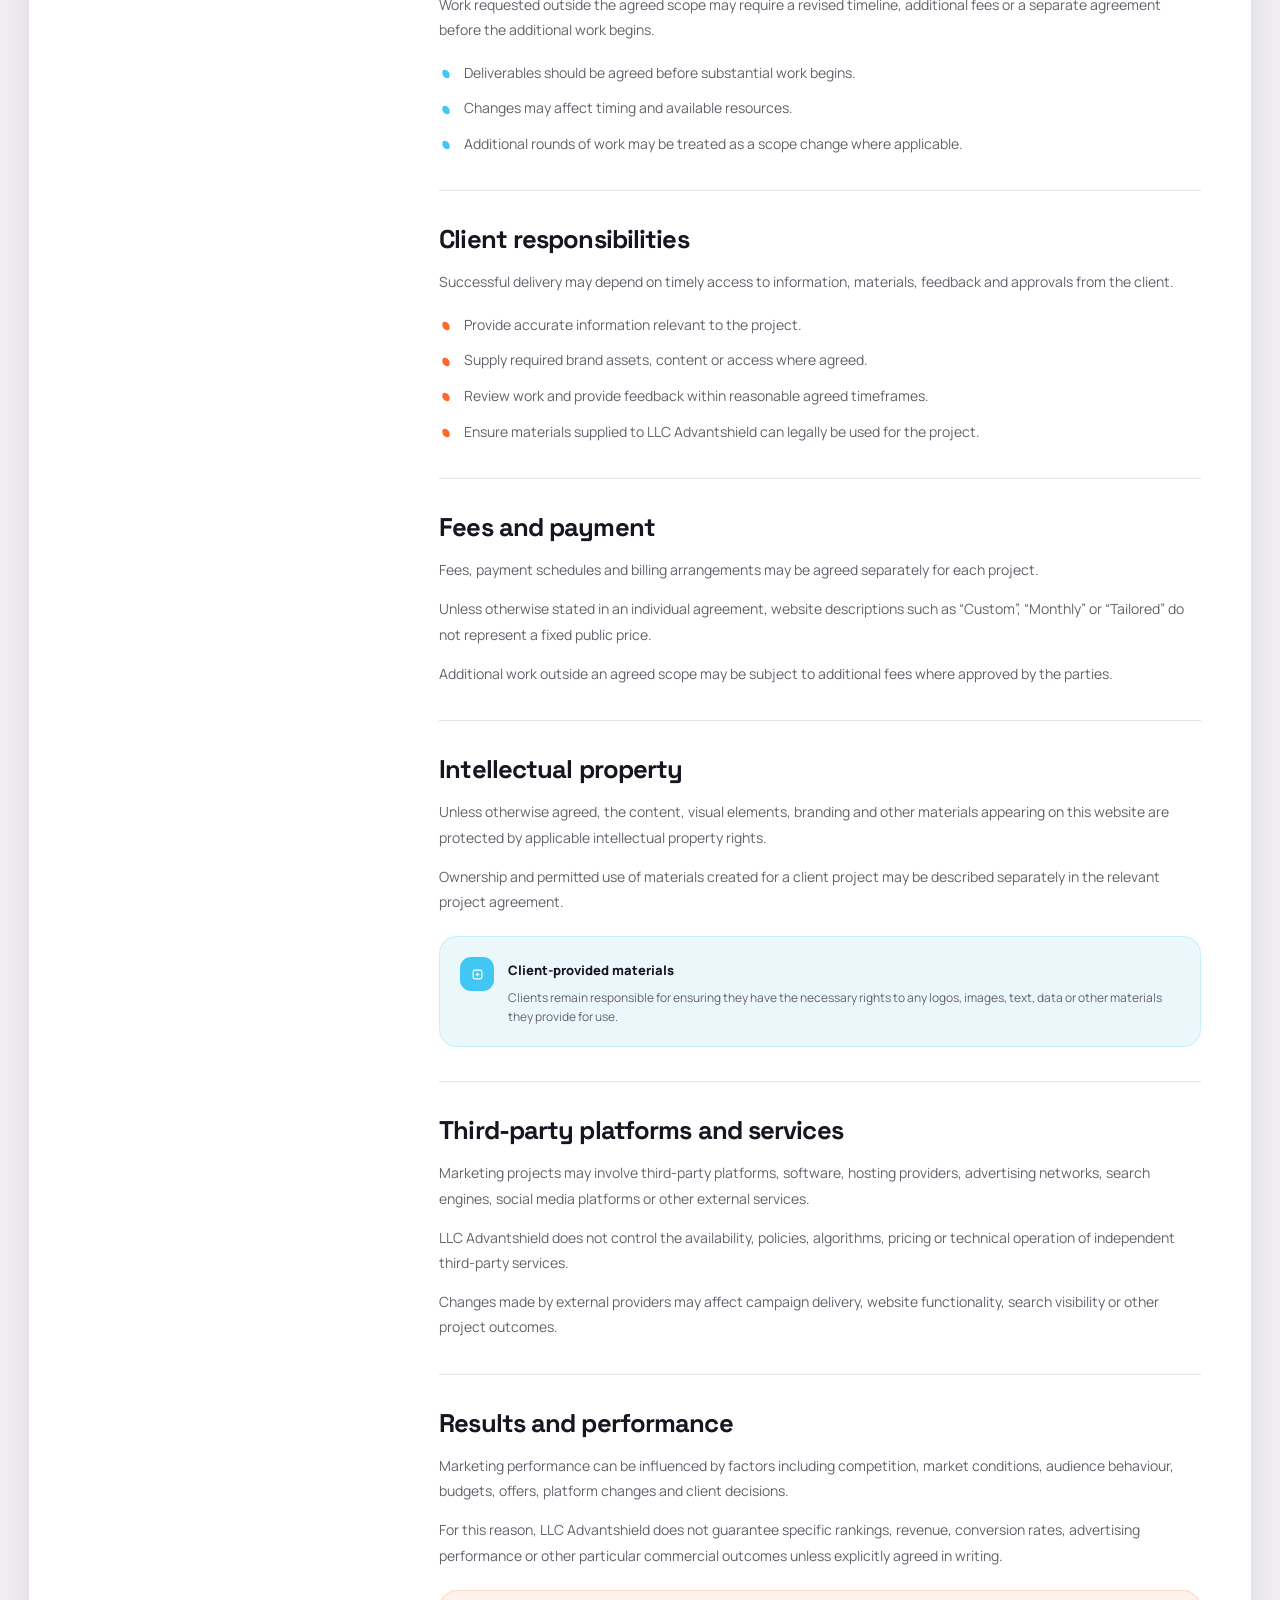
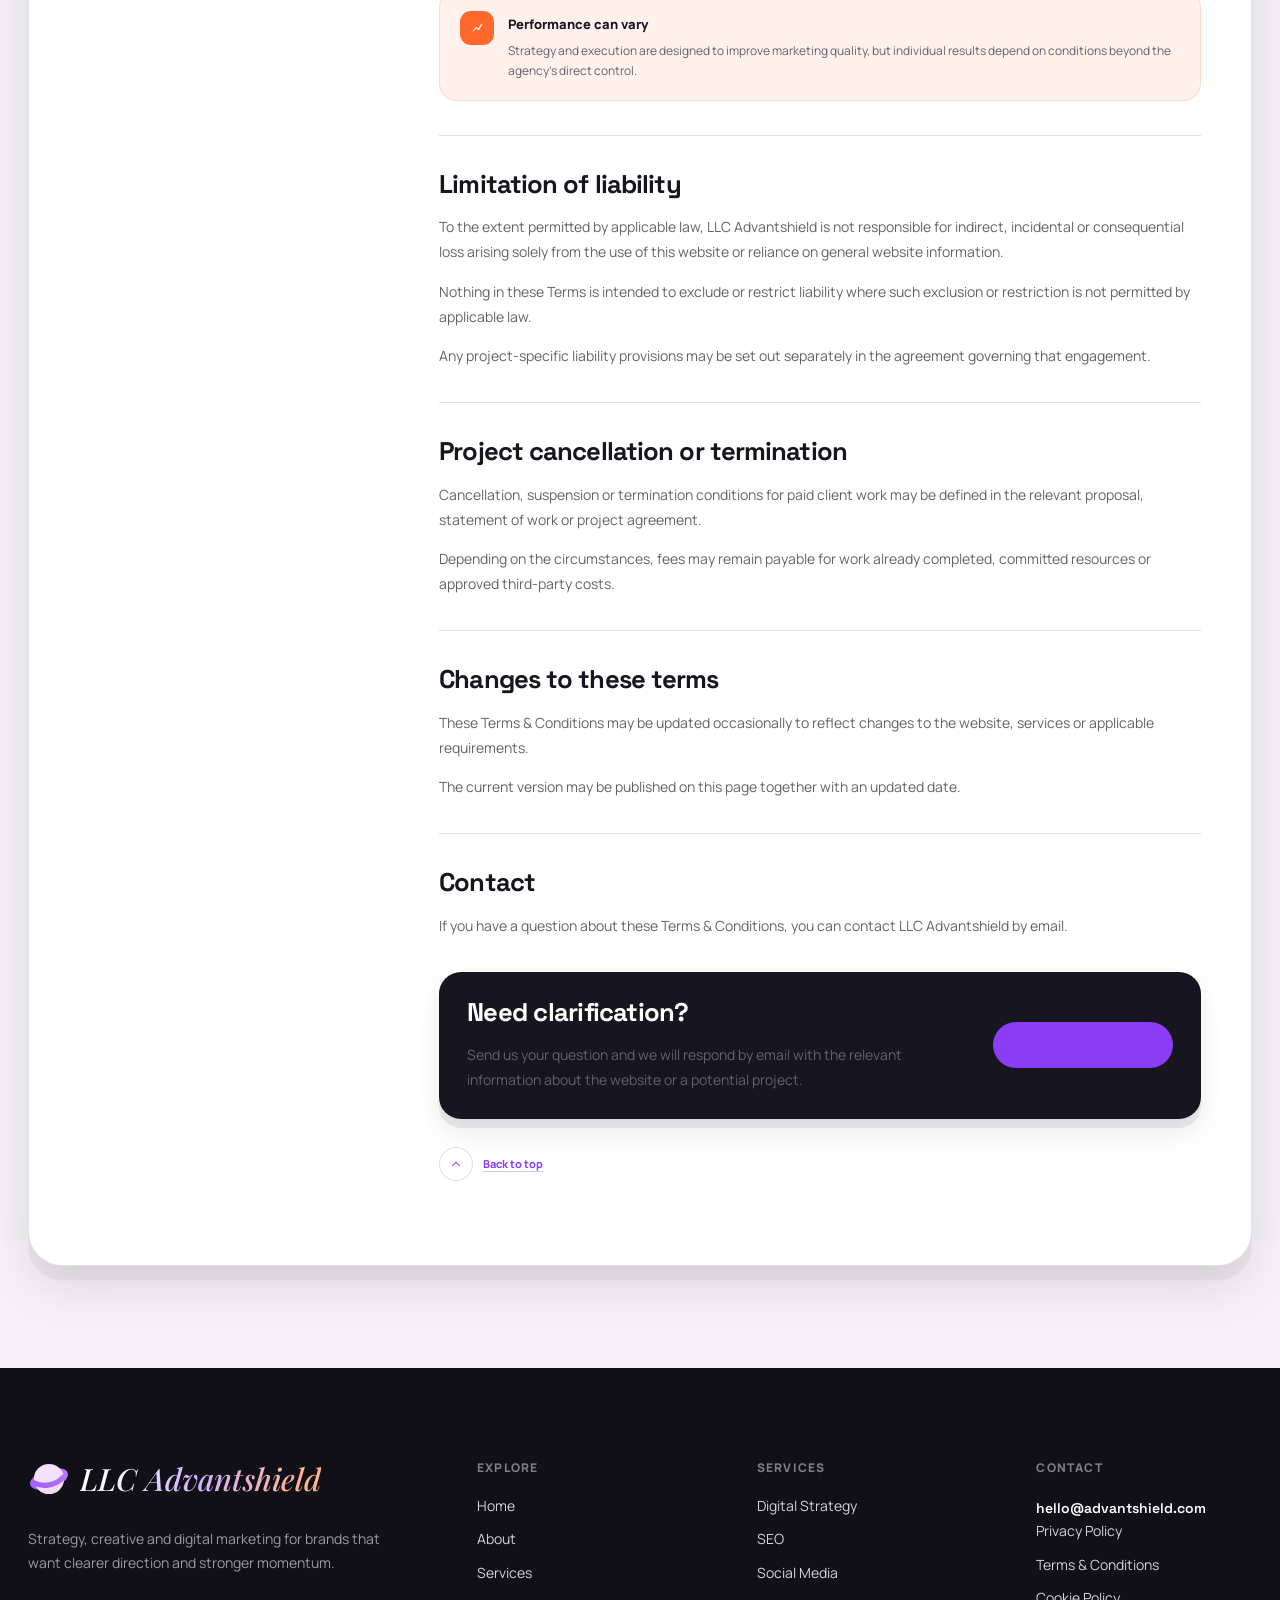
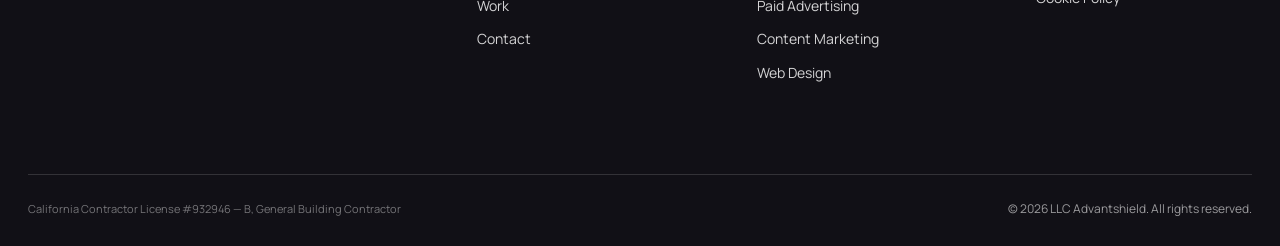
<file: terms.html>
<!DOCTYPE html>
<html lang="en">
<head>
    <meta charset="UTF-8">

    <meta
        name="viewport"
        content="width=device-width, initial-scale=1.0"
    >

    <meta
        name="description"
        content="Terms and Conditions for the LLC Advantshield website and services."
    >

    <meta
        name="theme-color"
        content="#f7f5f2"
    >

    <title>Terms & Conditions | LLC Advantshield</title>

    <link
        rel="icon"
        href="assets/icons/favicon.svg"
        type="image/svg+xml"
        data-site-favicon
    >


    <link
        rel="preconnect"
        href="https://fonts.googleapis.com"
    >

    <link
        rel="preconnect"
        href="https://fonts.gstatic.com"
        crossorigin
    >

    <link
        href="https://fonts.googleapis.com/css2?family=Manrope:wght@400;500;600;700;800&family=Playfair+Display:ital,wght@0,500;0,600;1,500;1,600&family=Space+Grotesk:wght@400;500;600;700&display=swap"
        rel="stylesheet"
    >


    <link
        rel="stylesheet"
        href="assets/vendor/aos.css"
    >


    <link
        rel="stylesheet"
        href="assets/css/global.css"
    >

    <link
        rel="stylesheet"
        href="assets/css/legal.css"
    >
    <script
        src="assets/vendor/aos.js"
        defer
    ></script>

    <script
        src="assets/js/global.js"
        defer
    ></script>

    <script
        src="assets/js/legal.js"
        defer
    ></script>
</head>

<body
    class="legal-page"
    data-page="terms"
>

<a
    class="skip-link"
    href="#main-content"
>
    Skip to content
</a>




<header class="site-header">

    <div class="container site-header__inner">

        <div class="site-header__left">

            <button
                class="menu-toggle"
                type="button"
                aria-label="Open menu"
                aria-controls="site-menu"
                aria-expanded="false"
            >
                <span
                    class="menu-toggle__lines"
                    aria-hidden="true"
                >
                    <span class="menu-toggle__line"></span>
                    <span class="menu-toggle__line"></span>
                    <span class="menu-toggle__line"></span>
                </span>
            </button>

            <nav
                class="site-header__nav"
                aria-label="Primary navigation"
            >
                <a
                    class="site-header__nav-link"
                    href="index.html"
                    data-nav-label="home"
                >
                    Home
                </a>

                <a
                    class="site-header__nav-link"
                    href="index.html#about"
                    data-nav-label="about"
                >
                    About
                </a>

                <div class="nav-services">

                    <button
                        class="site-header__nav-link nav-services__trigger"
                        type="button"
                        aria-haspopup="true"
                        aria-expanded="false"
                        aria-controls="services-menu"
                    >
                        <span data-nav-label="services">Services</span>

                        <svg
                            class="nav-services__chevron"
                            viewBox="0 0 24 24"
                            fill="none"
                            stroke="currentColor"
                            stroke-width="1.8"
                            stroke-linecap="round"
                            stroke-linejoin="round"
                            aria-hidden="true"
                        >
                            <path d="M6 9l6 6 6-6"></path>
                        </svg>
                    </button>

                    <div
                        class="nav-services__panel"
                        id="services-menu"
                    >

                        <a
                            class="nav-services__item"
                            href="digital-strategy.html"
                        >
                            <svg
                                class="nav-services__item-icon"
                                viewBox="0 0 24 24"
                                fill="none"
                                stroke="currentColor"
                                stroke-width="1.7"
                                aria-hidden="true"
                            >
                                <circle cx="12" cy="12" r="7"></circle>
                                <circle cx="12" cy="12" r="3"></circle>
                                <path d="M12 2v3"></path>
                                <path d="M22 12h-3"></path>
                            </svg>

                            <span>Digital Strategy</span>
                        </a>

                        <a
                            class="nav-services__item"
                            href="seo.html"
                        >
                            <svg
                                class="nav-services__item-icon"
                                viewBox="0 0 24 24"
                                fill="none"
                                stroke="currentColor"
                                stroke-width="1.7"
                                aria-hidden="true"
                            >
                                <circle cx="10.5" cy="10.5" r="6"></circle>
                                <path d="M15 15l5 5"></path>
                                <path d="M7.5 11h6"></path>
                                <path d="M10.5 8v6"></path>
                            </svg>

                            <span>SEO</span>
                        </a>

                        <a
                            class="nav-services__item"
                            href="social-media-marketing.html"
                        >
                            <svg
                                class="nav-services__item-icon"
                                viewBox="0 0 24 24"
                                fill="none"
                                stroke="currentColor"
                                stroke-width="1.7"
                                aria-hidden="true"
                            >
                                <path d="M5 16c3.7-5.3 7.8-8 14-8"></path>
                                <path d="M5 11c2.6-2.9 5.6-4.4 9-4.5"></path>
                                <circle cx="6" cy="18" r="2"></circle>
                            </svg>

                            <span>Social Media</span>
                        </a>

                        <a
                            class="nav-services__item"
                            href="paid-advertising.html"
                        >
                            <svg
                                class="nav-services__item-icon"
                                viewBox="0 0 24 24"
                                fill="none"
                                stroke="currentColor"
                                stroke-width="1.7"
                                aria-hidden="true"
                            >
                                <path d="M4 17V7l11-3v16L4 17Z"></path>
                                <path d="M15 9h4"></path>
                                <path d="M18 6v6"></path>
                                <path d="M7 18.5V22"></path>
                            </svg>

                            <span>Paid Advertising</span>
                        </a>

                        <a
                            class="nav-services__item"
                            href="content-marketing.html"
                        >
                            <svg
                                class="nav-services__item-icon"
                                viewBox="0 0 24 24"
                                fill="none"
                                stroke="currentColor"
                                stroke-width="1.7"
                                aria-hidden="true"
                            >
                                <rect x="5" y="4" width="14" height="16" rx="2"></rect>
                                <path d="M8 8h8"></path>
                                <path d="M8 12h8"></path>
                                <path d="M8 16h5"></path>
                            </svg>

                            <span>Content Marketing</span>
                        </a>

                        <a
                            class="nav-services__item"
                            href="web-design.html"
                        >
                            <svg
                                class="nav-services__item-icon"
                                viewBox="0 0 24 24"
                                fill="none"
                                stroke="currentColor"
                                stroke-width="1.7"
                                aria-hidden="true"
                            >
                                <rect x="3" y="4" width="18" height="16" rx="3"></rect>
                                <path d="M3 9h18"></path>
                                <path d="M7 6.5h.01"></path>
                                <path d="M10 6.5h.01"></path>
                            </svg>

                            <span>Web Design</span>
                        </a>

                    </div>

                </div>
            </nav>

        </div>


        <a
            class="site-header__brand"
            href="index.html"
            aria-label="LLC Advantshield home"
        >
            <img
                class="site-header__logo"
                src="assets/icons/logo.svg"
                alt="LLC Advantshield logo"
                width="38"
                height="38"
                data-site-logo
            >

            <span
                class="site-header__brand-name"
                data-brand-name
            >
                LLC Advantshield
            </span>
        </a>


        <div class="site-header__right">

            <button
                class="header-action header-search"
                type="button"
                aria-label="Search website"
                aria-controls="search-modal"
            >
                <span class="header-search__label">
                    Search
                </span>

                <svg
                    viewBox="0 0 24 24"
                    fill="none"
                    stroke="currentColor"
                    stroke-width="1.8"
                    stroke-linecap="round"
                    aria-hidden="true"
                >
                    <circle
                        cx="11"
                        cy="11"
                        r="6.5"
                    ></circle>

                    <path d="M16 16L21 21"></path>
                </svg>
            </button>

        </div>

    </div>

</header>




<div
    class="menu-panel"
    id="site-menu"
    aria-hidden="true"
>

    <div class="container menu-panel__inner">

        <div class="menu-panel__main">

            <div class="menu-panel__top">

                <a
                    class="menu-panel__brand"
                    href="index.html"
                >
                    <img
                        src="assets/icons/logo.svg"
                        alt="LLC Advantshield logo"
                        width="40"
                        height="40"
                        data-site-logo
                    >

                    <span data-brand-name>
                        LLC Advantshield
                    </span>
                </a>

                <button
                    class="menu-panel__close"
                    type="button"
                    aria-label="Close menu"
                >
                    <svg
                        viewBox="0 0 24 24"
                        fill="none"
                        stroke="currentColor"
                        stroke-width="1.8"
                        stroke-linecap="round"
                        aria-hidden="true"
                    >
                        <path d="M5 5L19 19"></path>
                        <path d="M19 5L5 19"></path>
                    </svg>
                </button>

            </div>


            <div class="menu-panel__search">

                <input
                    class="menu-panel__search-input"
                    type="search"
                    aria-label="Search website"
                    placeholder="Search LLC Advantshield"
                    autocomplete="off"
                >

                <svg
                    class="menu-panel__search-icon"
                    viewBox="0 0 24 24"
                    fill="none"
                    stroke="currentColor"
                    stroke-width="1.7"
                    aria-hidden="true"
                >
                    <circle
                        cx="10.5"
                        cy="10.5"
                        r="6.5"
                    ></circle>

                    <path d="M15.5 15.5L21 21"></path>
                </svg>

            </div>


            <nav
                class="menu-panel__nav"
                aria-label="Fullscreen navigation"
            >
                <a
                    class="menu-panel__nav-link"
                    href="index.html"
                >
                    Home
                </a>

                <a
                    class="menu-panel__nav-link"
                    href="index.html#about"
                >
                    About
                </a>

                <a
                    class="menu-panel__nav-link"
                    href="index.html#services"
                >
                    Services
                </a>

                <a
                    class="menu-panel__nav-link"
                    href="index.html#projects"
                >
                    Selected Work
                </a>

                <a
                    class="menu-panel__nav-link"
                    href="index.html#contact"
                >
                    Contact
                </a>
            </nav>


            <div class="menu-panel__footer">

                <a
                    class="menu-panel__quick-link"
                    href="index.html#projects"
                >
                    Projects
                </a>

                <a
                    class="menu-panel__quick-link"
                    href="index.html#services"
                >
                    Services
                </a>

                <a
                    class="menu-panel__quick-link"
                    href="index.html#contact"
                >
                    Contact
                </a>

            </div>

        </div>


        <div
            class="menu-panel__gallery"
            aria-hidden="true"
        >

            <div class="menu-panel__gallery-item">
                <img
                    src="assets/images/local/analytics-dashboard.webp"
                    alt=""
                    width="700"
                    height="547"
                    loading="lazy"
                >
            </div>

            <div class="menu-panel__gallery-item">
                <img
                    src="assets/images/local/team-collaboration.webp"
                    alt=""
                    width="700"
                    height="547"
                    loading="lazy"
                >
            </div>

            <div class="menu-panel__gallery-item">
                <img
                    src="assets/images/local/content-planning.webp"
                    alt=""
                    width="700"
                    height="547"
                    loading="lazy"
                >
            </div>

            <div class="menu-panel__gallery-item">
                <img
                    src="assets/images/local/client-presentation.webp"
                    alt=""
                    width="700"
                    height="547"
                    loading="lazy"
                >
            </div>

            <div class="menu-panel__gallery-item">
                <img
                    src="assets/images/local/workshop-table.webp"
                    alt=""
                    width="700"
                    height="547"
                    loading="lazy"
                >
            </div>

            <div class="menu-panel__gallery-item">
                <img
                    src="assets/images/local/agency-office.webp"
                    alt=""
                    width="700"
                    height="547"
                    loading="lazy"
                >
            </div>

        </div>

    </div>

</div>




<div
    class="search-modal"
    id="search-modal"
    aria-hidden="true"
>

    <div
        class="search-modal__panel"
        role="dialog"
        aria-modal="true"
        aria-labelledby="search-title"
    >

        <div class="search-modal__header">

            <h2
                class="search-modal__title"
                id="search-title"
            >
                Find what you need
            </h2>

            <button
                class="search-modal__close"
                type="button"
                aria-label="Close search"
            >
                <svg
                    viewBox="0 0 24 24"
                    fill="none"
                    stroke="currentColor"
                    stroke-width="1.8"
                    stroke-linecap="round"
                    aria-hidden="true"
                >
                    <path d="M5 5L19 19"></path>
                    <path d="M19 5L5 19"></path>
                </svg>
            </button>

        </div>


        <div class="search-modal__field">

            <svg
                viewBox="0 0 24 24"
                fill="none"
                stroke="currentColor"
                stroke-width="1.8"
                aria-hidden="true"
            >
                <circle
                    cx="10.5"
                    cy="10.5"
                    r="6.5"
                ></circle>

                <path d="M15.5 15.5L21 21"></path>
            </svg>

            <input
                class="search-modal__input"
                type="search"
                placeholder="Search services, pages or topics"
                aria-label="Search"
                autocomplete="off"
            >

        </div>

        <div
            class="search-results"
            aria-live="polite"
        ></div>

    </div>

</div>




<main
    class="site"
    id="main-content"
>




    <section
        class="legal-hero"
        id="legal-top"
    >

        <span
            class="legal-hero__shape legal-hero__shape--purple"
            aria-hidden="true"
        ></span>

        <span
            class="legal-hero__shape legal-hero__shape--blue"
            aria-hidden="true"
        ></span>

        <span
            class="legal-hero__shape legal-hero__shape--carrot"
            aria-hidden="true"
        ></span>


        <div class="container legal-hero__inner">

            <div
                class="legal-hero__content"
                data-aos="fade-up"
            >

                <div class="legal-hero__label">

                    <span
                        class="legal-hero__label-mark"
                        aria-hidden="true"
                    ></span>

                    Legal

                </div>


                <h1 class="legal-hero__title">
                    Terms &
                    <em>Conditions.</em>
                </h1>


                <p class="legal-hero__copy">
                    These Terms explain the general conditions
                    for using the LLC Advantshield website and the principles
                    that may apply when discussing or engaging
                    our marketing services.
                </p>

            </div>


            <div
                class="legal-hero__meta"
                data-aos="fade-up"
                data-aos-delay="100"
            >

                <span
                    class="legal-hero__meta-mark"
                    aria-hidden="true"
                ></span>

                Updated
                <time data-legal-updated="2026-08-22">
                    August 22, 2026
                </time>

            </div>

        </div>

    </section>




    <section class="legal-content-section">

        <div class="container">

            <div class="legal-shell">




                <aside
                    class="legal-nav"
                    aria-label="Terms and Conditions sections"
                >

                    <div class="legal-nav__title">
                        On this page
                    </div>


                    <nav class="legal-nav__list">

                        <a
                            class="legal-nav__link"
                            href="#acceptance"
                        >
                            Acceptance
                        </a>

                        <a
                            class="legal-nav__link"
                            href="#website-use"
                        >
                            Website use
                        </a>

                        <a
                            class="legal-nav__link"
                            href="#services"
                        >
                            Services
                        </a>

                        <a
                            class="legal-nav__link"
                            href="#scope"
                        >
                            Project scope
                        </a>

                        <a
                            class="legal-nav__link"
                            href="#client-responsibilities"
                        >
                            Client responsibilities
                        </a>

                        <a
                            class="legal-nav__link"
                            href="#fees"
                        >
                            Fees & payment
                        </a>

                        <a
                            class="legal-nav__link"
                            href="#intellectual-property"
                        >
                            Intellectual property
                        </a>

                        <a
                            class="legal-nav__link"
                            href="#third-party"
                        >
                            Third-party services
                        </a>

                        <a
                            class="legal-nav__link"
                            href="#results"
                        >
                            Results
                        </a>

                        <a
                            class="legal-nav__link"
                            href="#liability"
                        >
                            Liability
                        </a>

                        <a
                            class="legal-nav__link"
                            href="#termination"
                        >
                            Termination
                        </a>

                        <a
                            class="legal-nav__link"
                            href="#changes"
                        >
                            Changes
                        </a>

                        <a
                            class="legal-nav__link"
                            href="#contact-terms"
                        >
                            Contact
                        </a>

                    </nav>


                    <div class="legal-nav__contact">

                        <span class="legal-nav__contact-label">
                            Questions about these terms
                        </span>

                        <a
                            class="legal-nav__contact-email"
                            href="mailto:hello@advantshield.com"
                            data-site-email
                        >
                            hello@advantshield.com
                        </a>

                    </div>

                </aside>




                <article class="legal-article">

                    <div
                        class="legal-article__intro"
                        data-aos="fade-up"
                    >

                        <h2 class="legal-article__intro-title">
                            Clear expectations make better work.
                        </h2>

                        <p class="legal-article__intro-copy">
                            These Terms provide a general framework
                            for the use of this website. Specific
                            client projects may also be governed
                            by a separate proposal, agreement
                            or statement of work.
                        </p>

                    </div>




                    <section
                        class="legal-block"
                        id="acceptance"
                    >

                        <h2 class="legal-block__title">
                            Acceptance of these terms
                        </h2>

                        <p>
                            By accessing or using this website,
                            you agree to use it in accordance
                            with these Terms & Conditions
                            and applicable law.
                        </p>

                        <p>
                            If you do not agree with these terms,
                            you should discontinue use of the website.
                        </p>

                    </section>




                    <section
                        class="legal-block"
                        id="website-use"
                    >

                        <h2 class="legal-block__title">
                            Website use
                        </h2>

                        <p>
                            The LLC Advantshield website is intended to provide
                            general information about our agency,
                            services and ways to contact us.
                        </p>


                        <ul class="legal-list">

                            <li class="legal-list__item">
                                You must not use the website
                                for unlawful purposes.
                            </li>

                            <li class="legal-list__item">
                                You must not attempt to interfere
                                with the security, availability
                                or normal operation of the website.
                            </li>

                            <li class="legal-list__item">
                                You must not introduce malicious code,
                                automated attacks or other harmful material.
                            </li>

                            <li class="legal-list__item">
                                You must not misuse website content
                                in a way that infringes applicable rights.
                            </li>

                        </ul>

                    </section>




                    <section
                        class="legal-block"
                        id="services"
                    >

                        <h2 class="legal-block__title">
                            Marketing services
                        </h2>

                        <p>
                            LLC Advantshield may provide services including
                            digital strategy, SEO, social media
                            marketing, paid advertising, content
                            marketing and web design.
                        </p>

                        <p>
                            The exact services included in a project
                            depend on the agreed scope and may differ
                            from general descriptions shown on this website.
                        </p>


                        <div class="legal-note">

                            <span
                                class="legal-note__icon"
                                aria-hidden="true"
                            >
                                <svg
                                    viewBox="0 0 24 24"
                                    fill="none"
                                    stroke="currentColor"
                                    stroke-width="1.8"
                                >
                                    <circle
                                        cx="12"
                                        cy="12"
                                        r="7"
                                    ></circle>

                                    <path d="M9 12l2 2 4-5"></path>
                                </svg>
                            </span>

                            <strong class="legal-note__title">
                                Project-specific agreements
                            </strong>

                            <p class="legal-note__copy">
                                A proposal, statement of work
                                or separate agreement may contain
                                additional or more specific conditions
                                for an individual project.
                            </p>

                        </div>

                    </section>




                    <section
                        class="legal-block"
                        id="scope"
                    >

                        <h2 class="legal-block__title">
                            Project scope
                        </h2>

                        <p>
                            Project scope may define the services,
                            deliverables, timing, responsibilities,
                            review stages and other requirements
                            relevant to the engagement.
                        </p>

                        <p>
                            Work requested outside the agreed scope
                            may require a revised timeline, additional
                            fees or a separate agreement before
                            the additional work begins.
                        </p>


                        <ul class="legal-list legal-list--blue">

                            <li class="legal-list__item">
                                Deliverables should be agreed
                                before substantial work begins.
                            </li>

                            <li class="legal-list__item">
                                Changes may affect timing
                                and available resources.
                            </li>

                            <li class="legal-list__item">
                                Additional rounds of work may
                                be treated as a scope change
                                where applicable.
                            </li>

                        </ul>

                    </section>




                    <section
                        class="legal-block"
                        id="client-responsibilities"
                    >

                        <h2 class="legal-block__title">
                            Client responsibilities
                        </h2>

                        <p>
                            Successful delivery may depend on timely
                            access to information, materials, feedback
                            and approvals from the client.
                        </p>


                        <ul class="legal-list legal-list--carrot">

                            <li class="legal-list__item">
                                Provide accurate information
                                relevant to the project.
                            </li>

                            <li class="legal-list__item">
                                Supply required brand assets,
                                content or access where agreed.
                            </li>

                            <li class="legal-list__item">
                                Review work and provide feedback
                                within reasonable agreed timeframes.
                            </li>

                            <li class="legal-list__item">
                                Ensure materials supplied to LLC Advantshield
                                can legally be used for the project.
                            </li>

                        </ul>

                    </section>




                    <section
                        class="legal-block"
                        id="fees"
                    >

                        <h2 class="legal-block__title">
                            Fees and payment
                        </h2>

                        <p>
                            Fees, payment schedules and billing
                            arrangements may be agreed separately
                            for each project.
                        </p>

                        <p>
                            Unless otherwise stated in an individual
                            agreement, website descriptions such as
                            “Custom”, “Monthly” or “Tailored” do not
                            represent a fixed public price.
                        </p>

                        <p>
                            Additional work outside an agreed scope
                            may be subject to additional fees
                            where approved by the parties.
                        </p>

                    </section>




                    <section
                        class="legal-block"
                        id="intellectual-property"
                    >

                        <h2 class="legal-block__title">
                            Intellectual property
                        </h2>

                        <p>
                            Unless otherwise agreed, the content,
                            visual elements, branding and other
                            materials appearing on this website
                            are protected by applicable intellectual
                            property rights.
                        </p>

                        <p>
                            Ownership and permitted use of materials
                            created for a client project may be
                            described separately in the relevant
                            project agreement.
                        </p>


                        <div class="legal-note legal-note--blue">

                            <span
                                class="legal-note__icon"
                                aria-hidden="true"
                            >
                                <svg
                                    viewBox="0 0 24 24"
                                    fill="none"
                                    stroke="currentColor"
                                    stroke-width="1.8"
                                >
                                    <rect
                                        x="5"
                                        y="5"
                                        width="14"
                                        height="14"
                                        rx="3"
                                    ></rect>

                                    <path d="M9 12h6"></path>
                                    <path d="M12 9v6"></path>
                                </svg>
                            </span>

                            <strong class="legal-note__title">
                                Client-provided materials
                            </strong>

                            <p class="legal-note__copy">
                                Clients remain responsible for ensuring
                                they have the necessary rights to any
                                logos, images, text, data or other
                                materials they provide for use.
                            </p>

                        </div>

                    </section>




                    <section
                        class="legal-block"
                        id="third-party"
                    >

                        <h2 class="legal-block__title">
                            Third-party platforms and services
                        </h2>

                        <p>
                            Marketing projects may involve third-party
                            platforms, software, hosting providers,
                            advertising networks, search engines,
                            social media platforms or other external services.
                        </p>

                        <p>
                            LLC Advantshield does not control the availability,
                            policies, algorithms, pricing or technical
                            operation of independent third-party services.
                        </p>

                        <p>
                            Changes made by external providers may
                            affect campaign delivery, website functionality,
                            search visibility or other project outcomes.
                        </p>

                    </section>




                    <section
                        class="legal-block"
                        id="results"
                    >

                        <h2 class="legal-block__title">
                            Results and performance
                        </h2>

                        <p>
                            Marketing performance can be influenced
                            by factors including competition, market
                            conditions, audience behaviour, budgets,
                            offers, platform changes and client decisions.
                        </p>

                        <p>
                            For this reason, LLC Advantshield does not guarantee
                            specific rankings, revenue, conversion rates,
                            advertising performance or other particular
                            commercial outcomes unless explicitly agreed
                            in writing.
                        </p>


                        <div class="legal-note legal-note--carrot">

                            <span
                                class="legal-note__icon"
                                aria-hidden="true"
                            >
                                <svg
                                    viewBox="0 0 24 24"
                                    fill="none"
                                    stroke="currentColor"
                                    stroke-width="1.8"
                                >
                                    <path d="M5 18 10 12l4 3 5-9"></path>
                                </svg>
                            </span>

                            <strong class="legal-note__title">
                                Performance can vary
                            </strong>

                            <p class="legal-note__copy">
                                Strategy and execution are designed
                                to improve marketing quality, but
                                individual results depend on conditions
                                beyond the agency's direct control.
                            </p>

                        </div>

                    </section>




                    <section
                        class="legal-block"
                        id="liability"
                    >

                        <h2 class="legal-block__title">
                            Limitation of liability
                        </h2>

                        <p>
                            To the extent permitted by applicable law,
                            LLC Advantshield is not responsible for indirect,
                            incidental or consequential loss arising
                            solely from the use of this website
                            or reliance on general website information.
                        </p>

                        <p>
                            Nothing in these Terms is intended
                            to exclude or restrict liability where
                            such exclusion or restriction is not
                            permitted by applicable law.
                        </p>

                        <p>
                            Any project-specific liability provisions
                            may be set out separately in the agreement
                            governing that engagement.
                        </p>

                    </section>




                    <section
                        class="legal-block"
                        id="termination"
                    >

                        <h2 class="legal-block__title">
                            Project cancellation or termination
                        </h2>

                        <p>
                            Cancellation, suspension or termination
                            conditions for paid client work may be
                            defined in the relevant proposal,
                            statement of work or project agreement.
                        </p>

                        <p>
                            Depending on the circumstances, fees may
                            remain payable for work already completed,
                            committed resources or approved third-party
                            costs.
                        </p>

                    </section>




                    <section
                        class="legal-block"
                        id="changes"
                    >

                        <h2 class="legal-block__title">
                            Changes to these terms
                        </h2>

                        <p>
                            These Terms & Conditions may be updated
                            occasionally to reflect changes to the
                            website, services or applicable requirements.
                        </p>

                        <p>
                            The current version may be published
                            on this page together with an updated date.
                        </p>

                    </section>




                    <section
                        class="legal-block"
                        id="contact-terms"
                    >

                        <h2 class="legal-block__title">
                            Contact
                        </h2>

                        <p>
                            If you have a question about these
                            Terms & Conditions, you can contact
                            LLC Advantshield by email.
                        </p>


                        <div class="legal-contact-card">

                            <div>

                                <h3 class="legal-contact-card__title">
                                    Need clarification?
                                </h3>

                                <p class="legal-contact-card__copy">
                                    Send us your question and we will
                                    respond by email with the relevant
                                    information about the website
                                    or a potential project.
                                </p>

                            </div>


                            <a
                                class="legal-contact-card__link"
                                href="mailto:hello@advantshield.com"
                                data-site-email
                            >
                                hello@advantshield.com
                            </a>

                        </div>


                        <a
                            class="legal-back-top"
                            href="#legal-top"
                        >

                            <span class="legal-back-top__icon">

                                <svg
                                    viewBox="0 0 24 24"
                                    fill="none"
                                    stroke="currentColor"
                                    stroke-width="1.8"
                                    stroke-linecap="round"
                                    aria-hidden="true"
                                >
                                    <path d="M6 15l6-6 6 6"></path>
                                </svg>

                            </span>

                            Back to top

                        </a>

                    </section>

                </article>

            </div>

        </div>

    </section>

</main>




<footer class="site-footer">

    <div class="container site-footer__inner">

        <div class="site-footer__top">

            <div class="site-footer__brand">

                <a
                    class="site-footer__logo"
                    href="index.html"
                >
                    <img
                        src="assets/icons/logo.svg"
                        alt="LLC Advantshield logo"
                        width="42"
                        height="42"
                        data-site-logo
                    loading="lazy"
                    >

                    <span data-brand-name>
                        LLC Advantshield
                    </span>
                </a>

                <p class="site-footer__intro">
                    Strategy, creative and digital marketing
                    for brands that want clearer direction
                    and stronger momentum.
                </p>

            </div>


            <div class="site-footer__column">

                <h2 class="site-footer__title">
                    Explore
                </h2>

                <nav
                    class="site-footer__links"
                    aria-label="Footer navigation"
                >
                    <a
                        class="site-footer__link"
                        href="index.html"
                    >
                        Home
                    </a>

                    <a
                        class="site-footer__link"
                        href="index.html#about"
                    >
                        About
                    </a>

                    <a
                        class="site-footer__link"
                        href="index.html#services"
                    >
                        Services
                    </a>

                    <a
                        class="site-footer__link"
                        href="index.html#projects"
                    >
                        Work
                    </a>

                    <a
                        class="site-footer__link"
                        href="index.html#contact"
                    >
                        Contact
                    </a>
                </nav>

            </div>


            <div class="site-footer__column">

                <h2 class="site-footer__title">
                    Services
                </h2>

                <nav
                    class="site-footer__links"
                    aria-label="Services"
                >
                    <a
                        class="site-footer__link"
                        href="digital-strategy.html"
                    >
                        Digital Strategy
                    </a>

                    <a
                        class="site-footer__link"
                        href="seo.html"
                    >
                        SEO
                    </a>

                    <a
                        class="site-footer__link"
                        href="social-media-marketing.html"
                    >
                        Social Media
                    </a>

                    <a
                        class="site-footer__link"
                        href="paid-advertising.html"
                    >
                        Paid Advertising
                    </a>

                    <a
                        class="site-footer__link"
                        href="content-marketing.html"
                    >
                        Content Marketing
                    </a>

                    <a
                        class="site-footer__link"
                        href="web-design.html"
                    >
                        Web Design
                    </a>
                </nav>

            </div>


            <div class="site-footer__column">

                <h2 class="site-footer__title">
                    Contact
                </h2>

                <a
                    class="site-footer__email"
                    href="mailto:hello@advantshield.com"
                    data-site-email
                >
                    hello@advantshield.com
                </a>

                <nav
                    class="site-footer__links"
                    aria-label="Legal navigation"
                >
                    <a
                        class="site-footer__link"
                        href="privacy-policy.html"
                    >
                        Privacy Policy
                    </a>

                    <a
                        class="site-footer__link"
                        href="terms.html"
                    >
                        Terms & Conditions
                    </a>

                    <a
                        class="site-footer__link"
                        href="cookies.html"
                    >
                        Cookie Policy
                    </a>
                </nav>

            </div>

        </div>


        <div class="site-footer__bottom">

            <p
                class="site-footer__disclaimer"
                data-site-disclaimer
            >
                California Contractor License #932946 — B, General Building Contractor
            </p>

            <p
                class="site-footer__copyright"
                data-copyright
            >
                © 2026 LLC Advantshield. All rights reserved.
            </p>

        </div>

    </div>

</footer>




<div
    class="cookie-card"
    hidden
>

    <div
        class="cookie-card__icon"
        aria-hidden="true"
    >
        <svg
            viewBox="0 0 24 24"
            fill="none"
            stroke="currentColor"
            stroke-width="1.7"
        >
            <circle
                cx="12"
                cy="12"
                r="8"
            ></circle>

            <circle
                cx="9"
                cy="9"
                r="1"
                fill="currentColor"
                stroke="none"
            ></circle>

            <circle
                cx="14.5"
                cy="13"
                r="1"
                fill="currentColor"
                stroke="none"
            ></circle>

            <circle
                cx="9"
                cy="15.5"
                r="1"
                fill="currentColor"
                stroke="none"
            ></circle>
        </svg>
    </div>


    <div class="cookie-card__content">

        <p
            class="cookie-card__text"
            data-cookie-message
        >
            We use essential cookies to improve your browsing
            experience and keep the website working properly.
        </p>

        <a
            class="cookie-card__link"
            href="cookies.html"
            data-cookie-policy
        >
            Cookie Policy
        </a>

    </div>


    <div class="cookie-card__actions">

        <button
            class="cookie-card__button cookie-card__button--decline"
            type="button"
            data-cookie-decline
        >
            Decline
        </button>

        <button
            class="cookie-card__button cookie-card__button--accept"
            type="button"
            data-cookie-accept
        >
            Accept
        </button>

    </div>

</div>

</body>
</html>
</file>
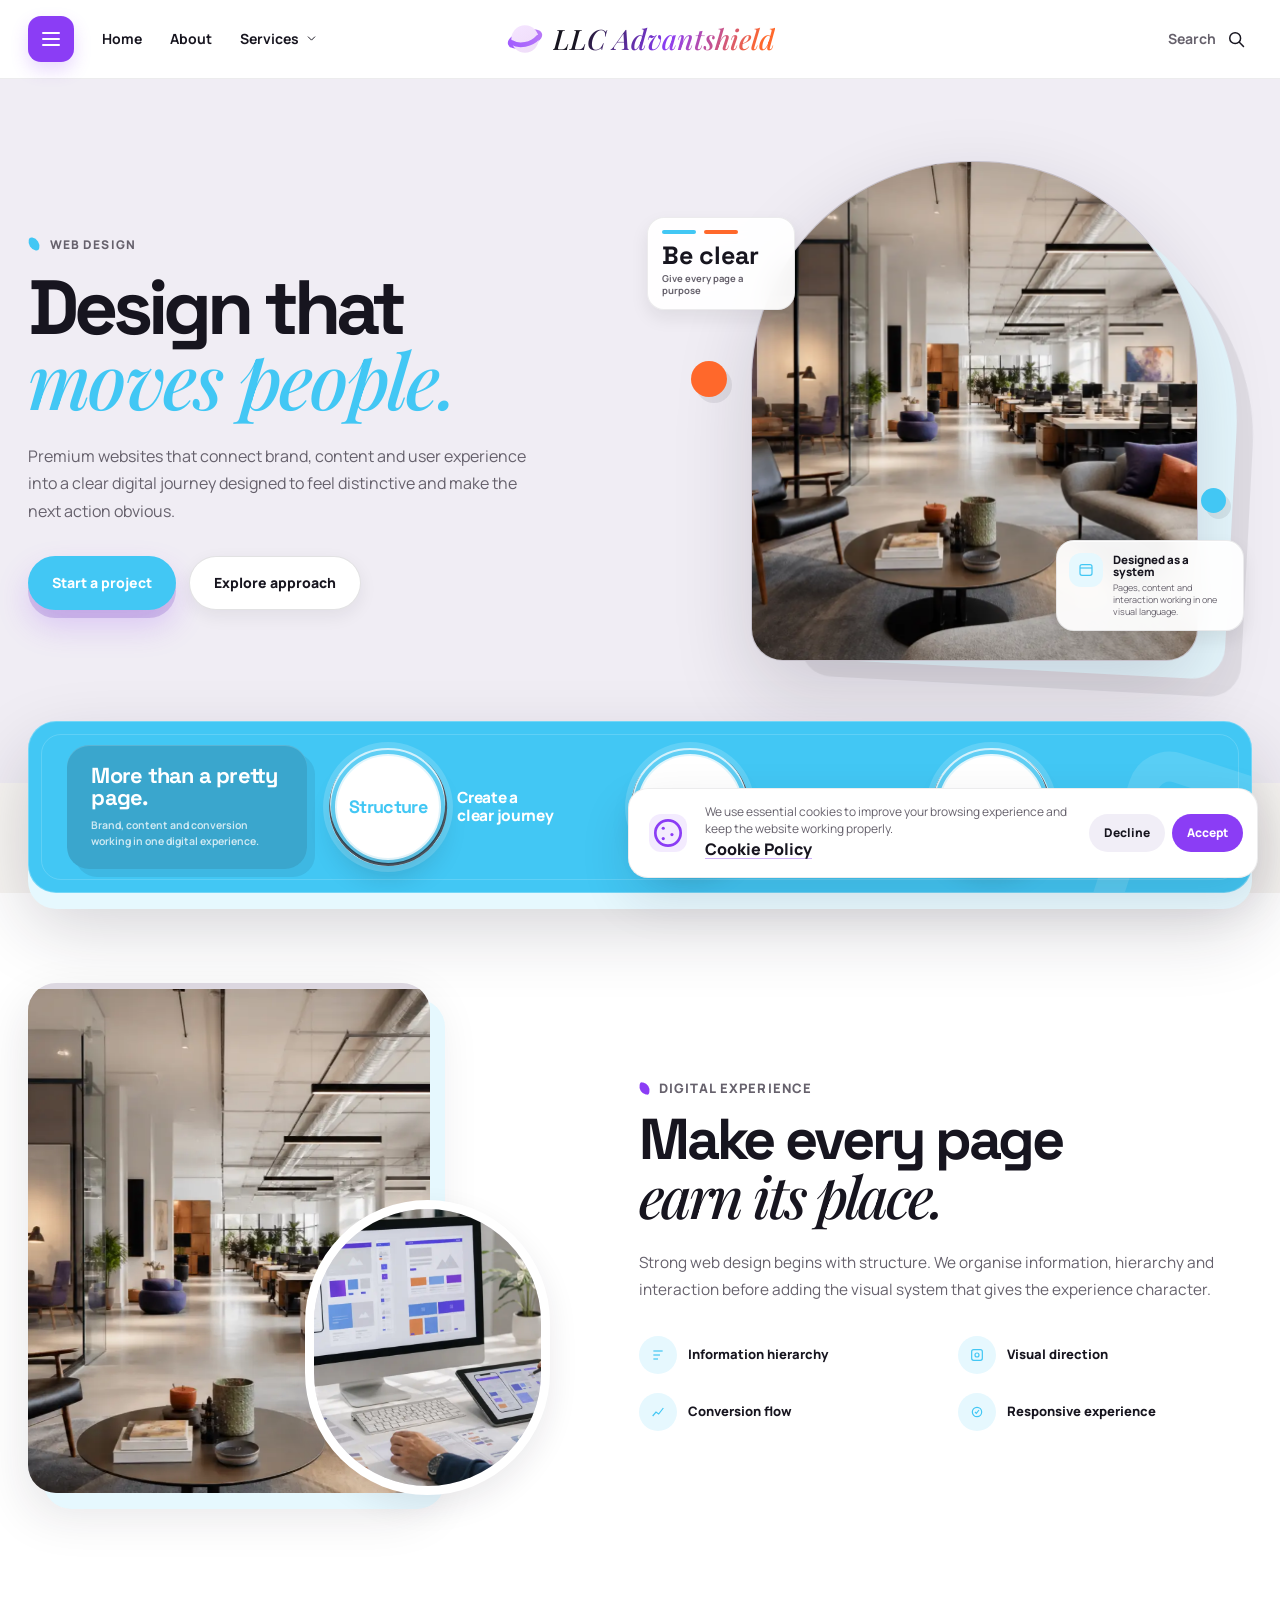
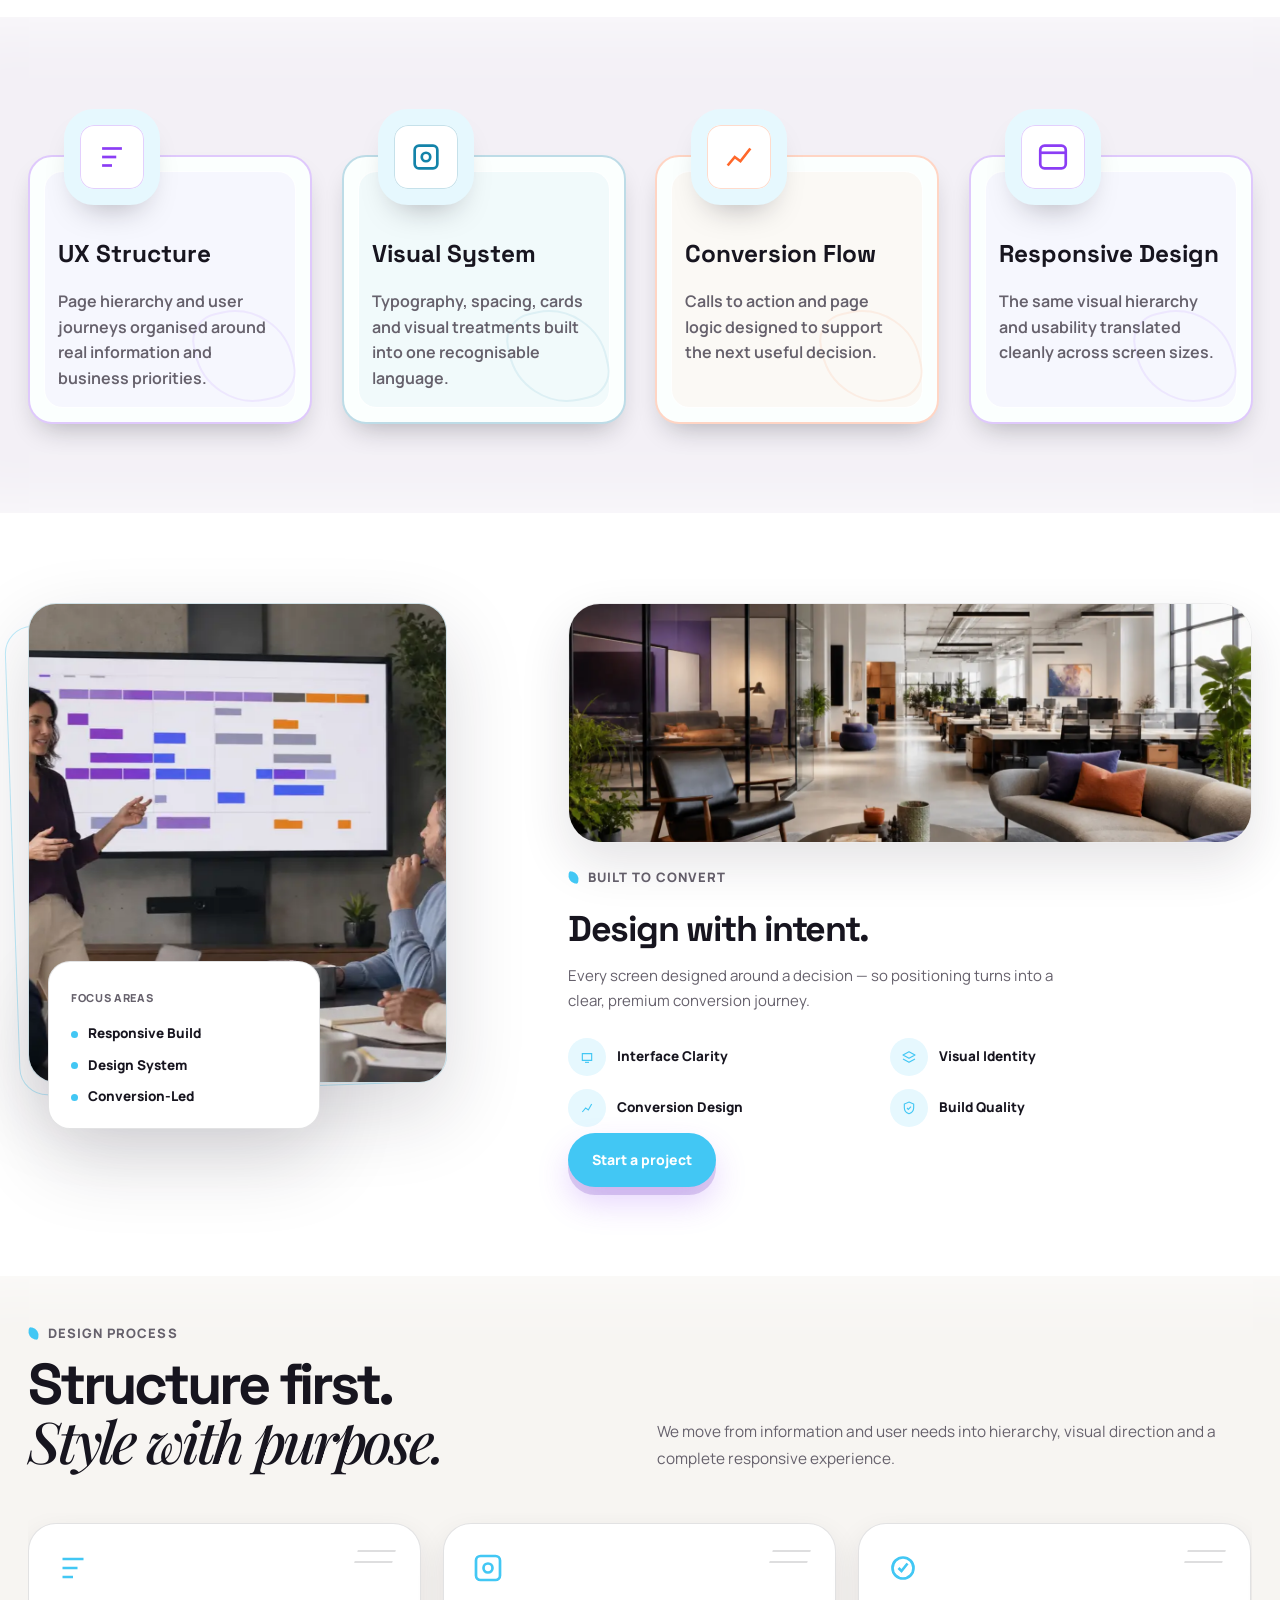
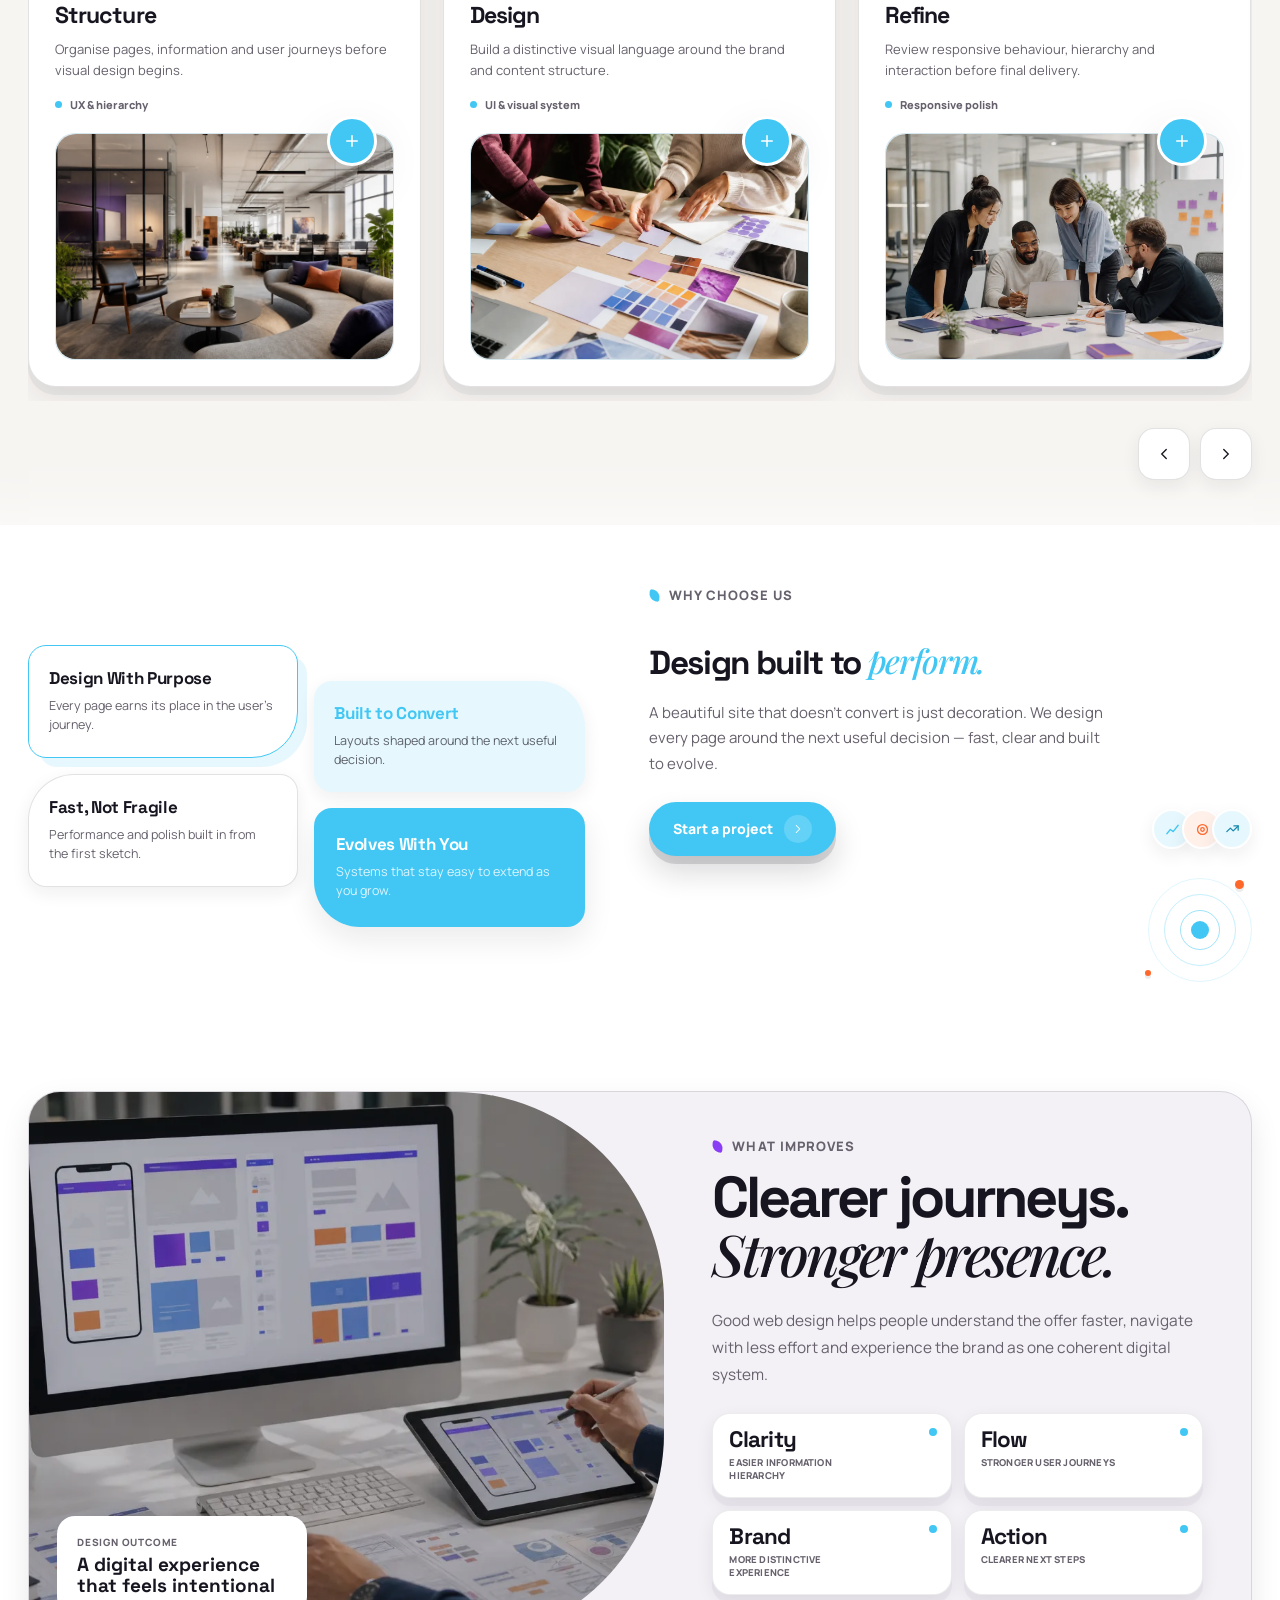
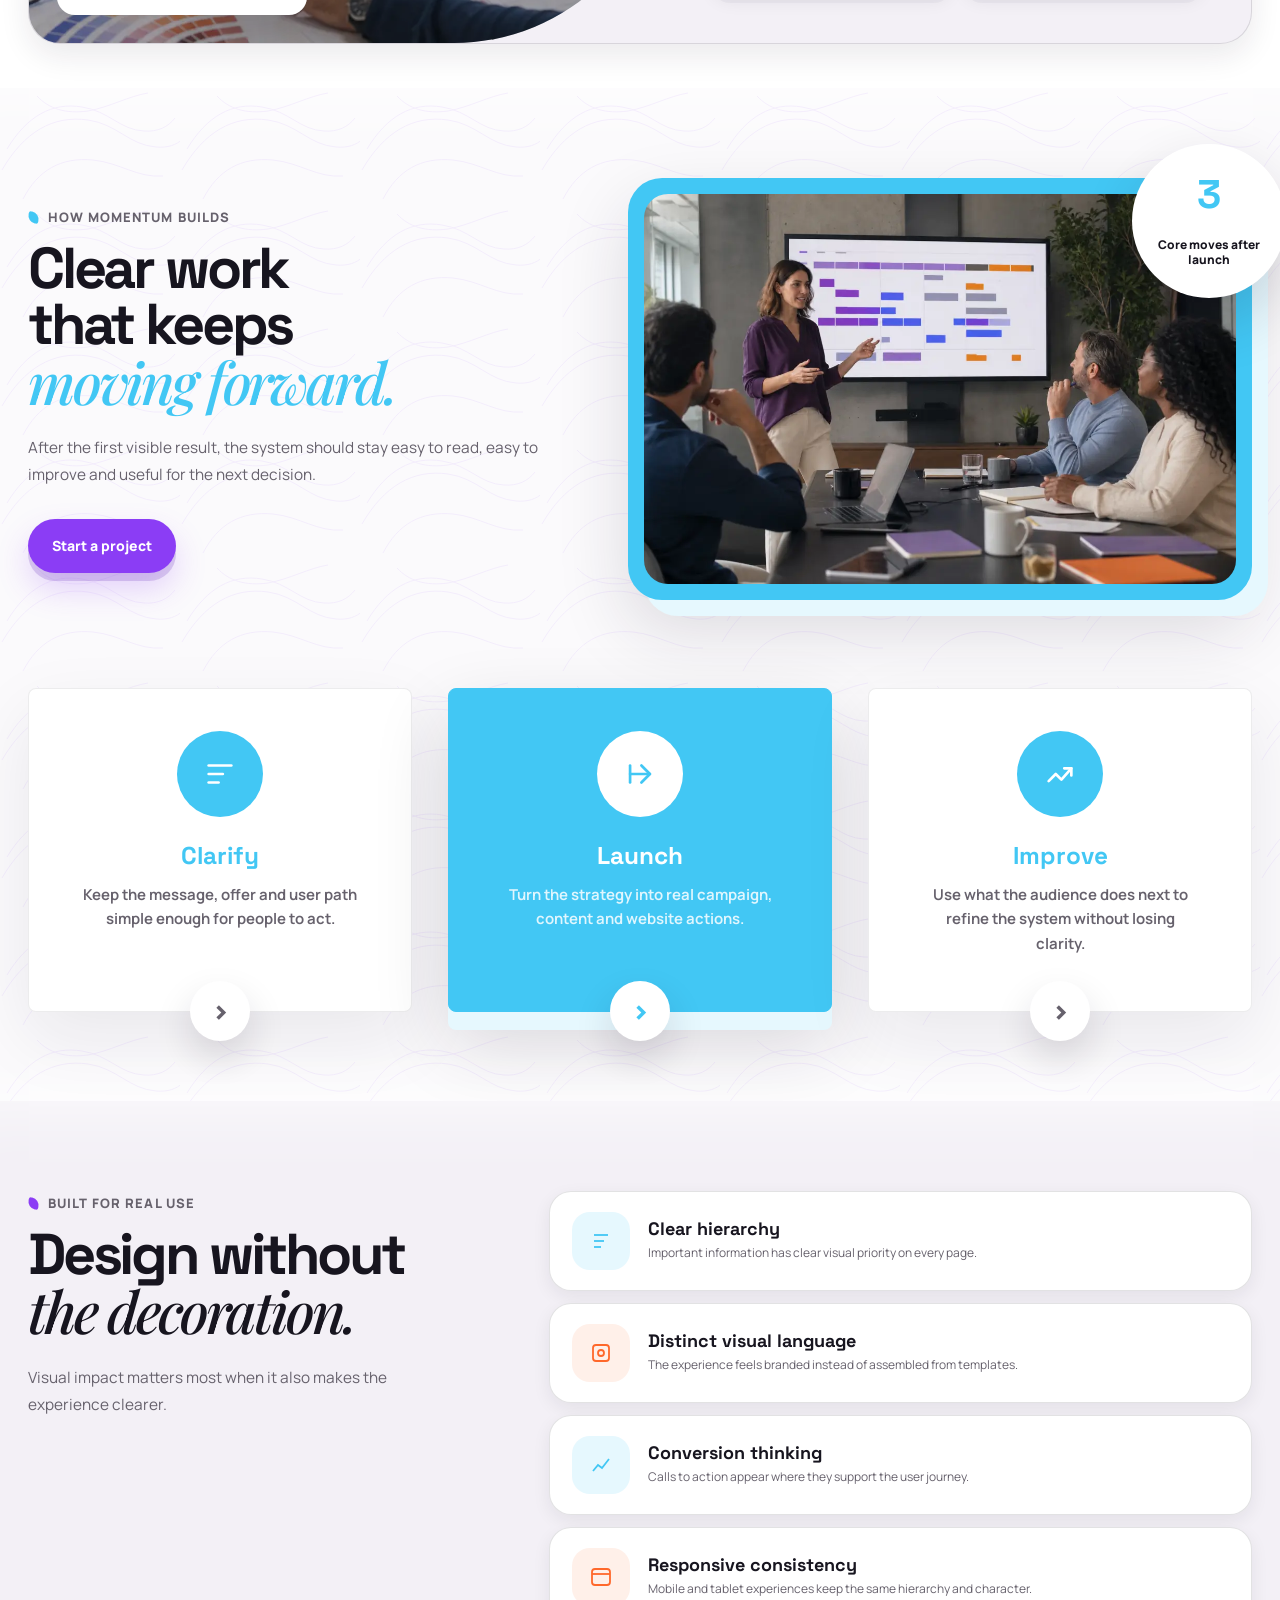
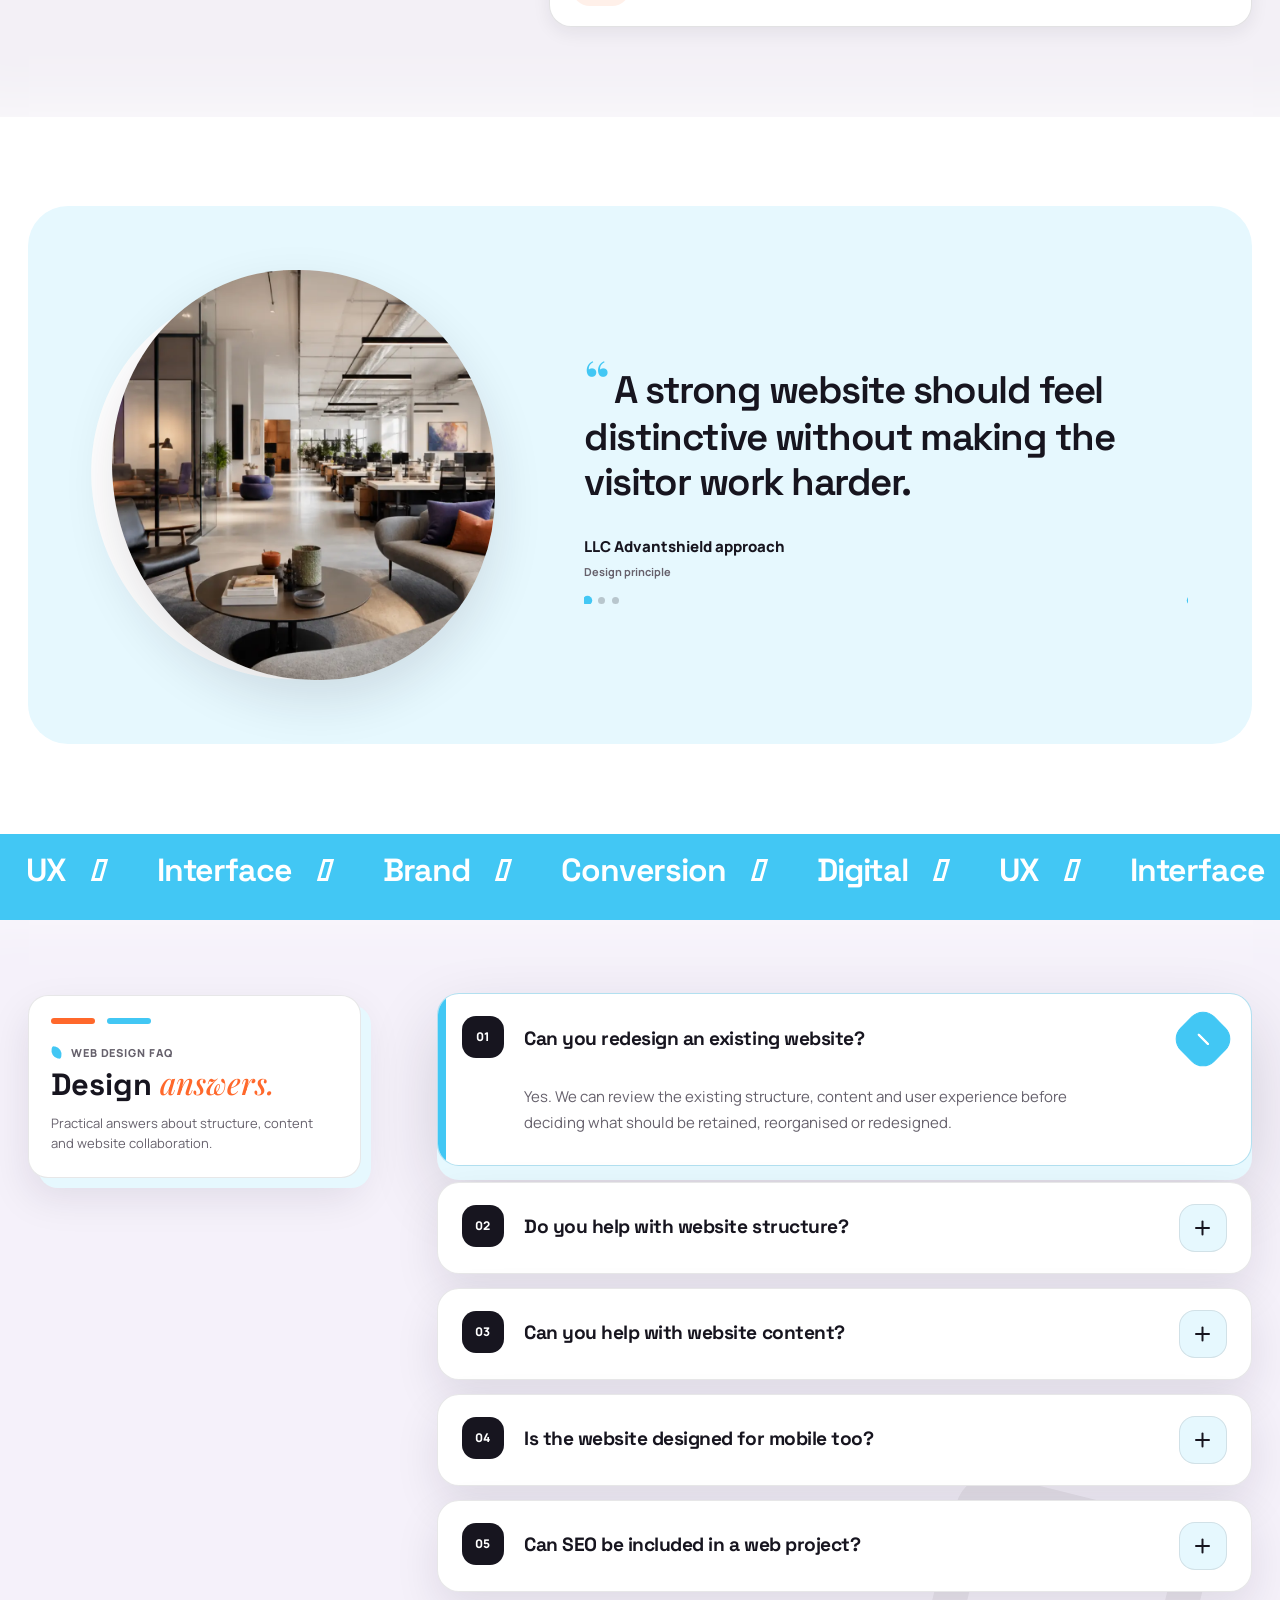
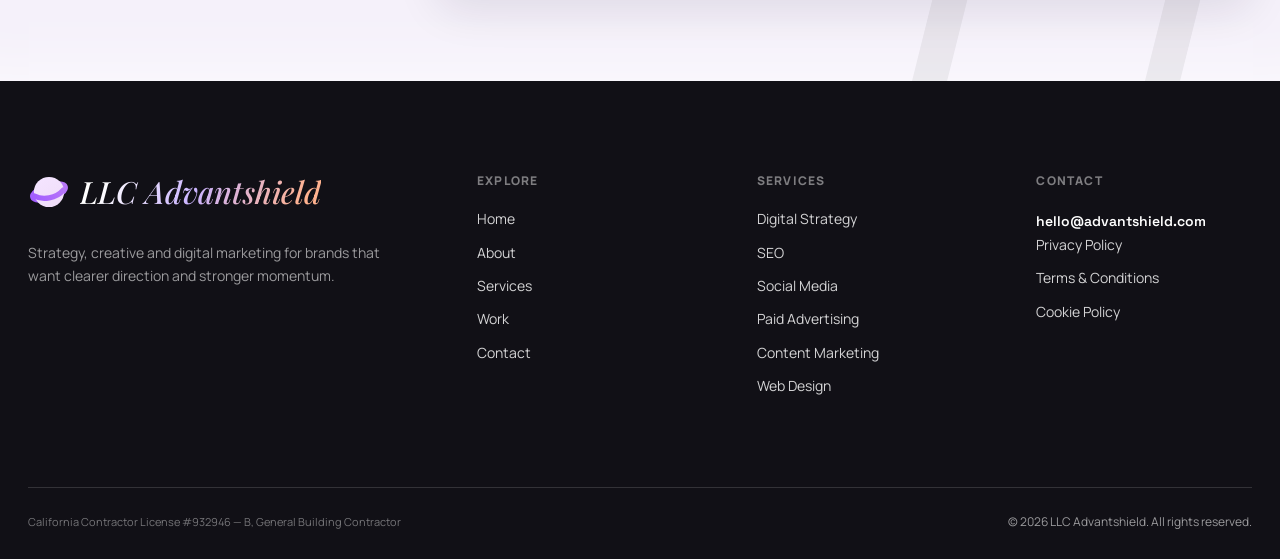
<file: web-design.html>
<!DOCTYPE html>
<html lang="en">
<head>
    <meta charset="UTF-8">

    <meta
        name="viewport"
        content="width=device-width, initial-scale=1.0"
    >

    <meta
        name="description"
        content="Premium digital experiences combining thoughtful design, clarity and conversion-focused structure."
    >

    <meta
        name="theme-color"
        content="#f7f5f2"
    >

    <title>Web Design | LLC Advantshield</title>

    <link
        rel="icon"
        href="assets/icons/favicon.svg"
        type="image/svg+xml"
        data-site-favicon
    >


    <link
        rel="preconnect"
        href="https://fonts.googleapis.com"
    >

    <link
        rel="preconnect"
        href="https://fonts.gstatic.com"
        crossorigin
    >

    <link
        href="https://fonts.googleapis.com/css2?family=Manrope:wght@400;500;600;700;800&family=Playfair+Display:ital,wght@0,500;0,600;1,500;1,600&family=Space+Grotesk:wght@400;500;600;700&display=swap"
        rel="stylesheet"
    >


    <link
        rel="stylesheet"
        href="assets/vendor/swiper-bundle.min.css"
    >

    <link
        rel="stylesheet"
        href="assets/vendor/aos.css"
    >


    <link
        rel="stylesheet"
        href="assets/css/global.css"
    >

    <link
        rel="stylesheet"
        href="assets/css/services.css"
    >
    <script
        src="assets/vendor/swiper-bundle.min.js"
        defer
    ></script>

    <script
        src="assets/vendor/aos.js"
        defer
    ></script>

    <script
        src="assets/js/global.js"
        defer
    ></script>

    <script
        src="assets/js/services.js"
        defer
    ></script>
</head>

<body
    class="service-page service-page--web"
    data-page="webDesign"
>

<a
    class="skip-link"
    href="#main-content"
>
    Skip to content
</a>




<header class="site-header">

    <div class="container site-header__inner">

        <div class="site-header__left">

            <button
                class="menu-toggle"
                type="button"
                aria-label="Open menu"
                aria-controls="site-menu"
                aria-expanded="false"
            >
                <span
                    class="menu-toggle__lines"
                    aria-hidden="true"
                >
                    <span class="menu-toggle__line"></span>
                    <span class="menu-toggle__line"></span>
                    <span class="menu-toggle__line"></span>
                </span>
            </button>

            <nav
                class="site-header__nav"
                aria-label="Primary navigation"
            >
                <a
                    class="site-header__nav-link"
                    href="index.html"
                    data-nav-label="home"
                >
                    Home
                </a>

                <a
                    class="site-header__nav-link"
                    href="index.html#about"
                    data-nav-label="about"
                >
                    About
                </a>

                <div class="nav-services">

                    <button
                        class="site-header__nav-link nav-services__trigger"
                        type="button"
                        aria-haspopup="true"
                        aria-expanded="false"
                        aria-controls="services-menu"
                    >
                        <span data-nav-label="services">Services</span>

                        <svg
                            class="nav-services__chevron"
                            viewBox="0 0 24 24"
                            fill="none"
                            stroke="currentColor"
                            stroke-width="1.8"
                            stroke-linecap="round"
                            stroke-linejoin="round"
                            aria-hidden="true"
                        >
                            <path d="M6 9l6 6 6-6"></path>
                        </svg>
                    </button>

                    <div
                        class="nav-services__panel"
                        id="services-menu"
                    >

                        <a
                            class="nav-services__item"
                            href="digital-strategy.html"
                        >
                            <svg
                                class="nav-services__item-icon"
                                viewBox="0 0 24 24"
                                fill="none"
                                stroke="currentColor"
                                stroke-width="1.7"
                                aria-hidden="true"
                            >
                                <circle cx="12" cy="12" r="7"></circle>
                                <circle cx="12" cy="12" r="3"></circle>
                                <path d="M12 2v3"></path>
                                <path d="M22 12h-3"></path>
                            </svg>

                            <span>Digital Strategy</span>
                        </a>

                        <a
                            class="nav-services__item"
                            href="seo.html"
                        >
                            <svg
                                class="nav-services__item-icon"
                                viewBox="0 0 24 24"
                                fill="none"
                                stroke="currentColor"
                                stroke-width="1.7"
                                aria-hidden="true"
                            >
                                <circle cx="10.5" cy="10.5" r="6"></circle>
                                <path d="M15 15l5 5"></path>
                                <path d="M7.5 11h6"></path>
                                <path d="M10.5 8v6"></path>
                            </svg>

                            <span>SEO</span>
                        </a>

                        <a
                            class="nav-services__item"
                            href="social-media-marketing.html"
                        >
                            <svg
                                class="nav-services__item-icon"
                                viewBox="0 0 24 24"
                                fill="none"
                                stroke="currentColor"
                                stroke-width="1.7"
                                aria-hidden="true"
                            >
                                <path d="M5 16c3.7-5.3 7.8-8 14-8"></path>
                                <path d="M5 11c2.6-2.9 5.6-4.4 9-4.5"></path>
                                <circle cx="6" cy="18" r="2"></circle>
                            </svg>

                            <span>Social Media</span>
                        </a>

                        <a
                            class="nav-services__item"
                            href="paid-advertising.html"
                        >
                            <svg
                                class="nav-services__item-icon"
                                viewBox="0 0 24 24"
                                fill="none"
                                stroke="currentColor"
                                stroke-width="1.7"
                                aria-hidden="true"
                            >
                                <path d="M4 17V7l11-3v16L4 17Z"></path>
                                <path d="M15 9h4"></path>
                                <path d="M18 6v6"></path>
                                <path d="M7 18.5V22"></path>
                            </svg>

                            <span>Paid Advertising</span>
                        </a>

                        <a
                            class="nav-services__item"
                            href="content-marketing.html"
                        >
                            <svg
                                class="nav-services__item-icon"
                                viewBox="0 0 24 24"
                                fill="none"
                                stroke="currentColor"
                                stroke-width="1.7"
                                aria-hidden="true"
                            >
                                <rect x="5" y="4" width="14" height="16" rx="2"></rect>
                                <path d="M8 8h8"></path>
                                <path d="M8 12h8"></path>
                                <path d="M8 16h5"></path>
                            </svg>

                            <span>Content Marketing</span>
                        </a>

                        <a
                            class="nav-services__item"
                            href="web-design.html"
                        >
                            <svg
                                class="nav-services__item-icon"
                                viewBox="0 0 24 24"
                                fill="none"
                                stroke="currentColor"
                                stroke-width="1.7"
                                aria-hidden="true"
                            >
                                <rect x="3" y="4" width="18" height="16" rx="3"></rect>
                                <path d="M3 9h18"></path>
                                <path d="M7 6.5h.01"></path>
                                <path d="M10 6.5h.01"></path>
                            </svg>

                            <span>Web Design</span>
                        </a>

                    </div>

                </div>
            </nav>

        </div>


        <a
            class="site-header__brand"
            href="index.html"
            aria-label="LLC Advantshield home"
        >
            <img
                class="site-header__logo"
                src="assets/icons/logo.svg"
                alt="LLC Advantshield logo"
                width="38"
                height="38"
                data-site-logo
            >

            <span
                class="site-header__brand-name"
                data-brand-name
            >
                LLC Advantshield
            </span>
        </a>


        <div class="site-header__right">

            <button
                class="header-action header-search"
                type="button"
                aria-label="Search website"
                aria-controls="search-modal"
            >
                <span class="header-search__label">
                    Search
                </span>

                <svg
                    viewBox="0 0 24 24"
                    fill="none"
                    stroke="currentColor"
                    stroke-width="1.8"
                    stroke-linecap="round"
                    aria-hidden="true"
                >
                    <circle
                        cx="11"
                        cy="11"
                        r="6.5"
                    ></circle>

                    <path d="M16 16L21 21"></path>
                </svg>
            </button>

        </div>

    </div>

</header>




<div
    class="menu-panel"
    id="site-menu"
    aria-hidden="true"
>

    <div class="container menu-panel__inner">

        <div class="menu-panel__main">

            <div class="menu-panel__top">

                <a
                    class="menu-panel__brand"
                    href="index.html"
                >
                    <img
                        src="assets/icons/logo.svg"
                        alt="LLC Advantshield logo"
                        width="40"
                        height="40"
                        data-site-logo
                    >

                    <span data-brand-name>
                        LLC Advantshield
                    </span>
                </a>

                <button
                    class="menu-panel__close"
                    type="button"
                    aria-label="Close menu"
                >
                    <svg
                        viewBox="0 0 24 24"
                        fill="none"
                        stroke="currentColor"
                        stroke-width="1.8"
                        stroke-linecap="round"
                        aria-hidden="true"
                    >
                        <path d="M5 5L19 19"></path>
                        <path d="M19 5L5 19"></path>
                    </svg>
                </button>

            </div>


            <div class="menu-panel__search">

                <input
                    class="menu-panel__search-input"
                    type="search"
                    aria-label="Search website"
                    placeholder="Search LLC Advantshield"
                    autocomplete="off"
                >

                <svg
                    class="menu-panel__search-icon"
                    viewBox="0 0 24 24"
                    fill="none"
                    stroke="currentColor"
                    stroke-width="1.7"
                    aria-hidden="true"
                >
                    <circle
                        cx="10.5"
                        cy="10.5"
                        r="6.5"
                    ></circle>

                    <path d="M15.5 15.5L21 21"></path>
                </svg>

            </div>


            <nav
                class="menu-panel__nav"
                aria-label="Fullscreen navigation"
            >
                <a
                    class="menu-panel__nav-link"
                    href="index.html"
                >
                    Home
                </a>

                <a
                    class="menu-panel__nav-link"
                    href="index.html#about"
                >
                    About
                </a>

                <a
                    class="menu-panel__nav-link"
                    href="index.html#services"
                >
                    Services
                </a>

                <a
                    class="menu-panel__nav-link"
                    href="index.html#projects"
                >
                    Selected Work
                </a>

                <a
                    class="menu-panel__nav-link"
                    href="index.html#contact"
                >
                    Contact
                </a>
            </nav>


            <div class="menu-panel__footer">

                <a
                    class="menu-panel__quick-link"
                    href="index.html#projects"
                >
                    Projects
                </a>

                <a
                    class="menu-panel__quick-link"
                    href="index.html#services"
                >
                    Services
                </a>

                <a
                    class="menu-panel__quick-link"
                    href="index.html#contact"
                >
                    Contact
                </a>

            </div>

        </div>


        <div
            class="menu-panel__gallery"
            aria-hidden="true"
        >

            <div class="menu-panel__gallery-item">
                <img
                    src="assets/images/local/analytics-dashboard.webp"
                    alt=""
                    width="700"
                    height="547"
                    loading="lazy"
                >
            </div>

            <div class="menu-panel__gallery-item">
                <img
                    src="assets/images/local/team-collaboration.webp"
                    alt=""
                    width="700"
                    height="547"
                    loading="lazy"
                >
            </div>

            <div class="menu-panel__gallery-item">
                <img
                    src="assets/images/local/content-planning.webp"
                    alt=""
                    width="700"
                    height="547"
                    loading="lazy"
                >
            </div>

            <div class="menu-panel__gallery-item">
                <img
                    src="assets/images/local/client-presentation.webp"
                    alt=""
                    width="700"
                    height="547"
                    loading="lazy"
                >
            </div>

            <div class="menu-panel__gallery-item">
                <img
                    src="assets/images/local/workshop-table.webp"
                    alt=""
                    width="700"
                    height="547"
                    loading="lazy"
                >
            </div>

            <div class="menu-panel__gallery-item">
                <img
                    src="assets/images/local/agency-office.webp"
                    alt=""
                    width="700"
                    height="547"
                    loading="lazy"
                >
            </div>

        </div>

    </div>

</div>




<div
    class="search-modal"
    id="search-modal"
    aria-hidden="true"
>

    <div
        class="search-modal__panel"
        role="dialog"
        aria-modal="true"
        aria-labelledby="search-title"
    >

        <div class="search-modal__header">

            <h2
                class="search-modal__title"
                id="search-title"
            >
                Find what you need
            </h2>

            <button
                class="search-modal__close"
                type="button"
                aria-label="Close search"
            >
                <svg
                    viewBox="0 0 24 24"
                    fill="none"
                    stroke="currentColor"
                    stroke-width="1.8"
                    stroke-linecap="round"
                    aria-hidden="true"
                >
                    <path d="M5 5L19 19"></path>
                    <path d="M19 5L5 19"></path>
                </svg>
            </button>

        </div>


        <div class="search-modal__field">

            <svg
                viewBox="0 0 24 24"
                fill="none"
                stroke="currentColor"
                stroke-width="1.8"
                aria-hidden="true"
            >
                <circle
                    cx="10.5"
                    cy="10.5"
                    r="6.5"
                ></circle>

                <path d="M15.5 15.5L21 21"></path>
            </svg>

            <input
                class="search-modal__input"
                type="search"
                placeholder="Search services, pages or topics"
                aria-label="Search"
                autocomplete="off"
            >

        </div>

        <div
            class="search-results"
            aria-live="polite"
        ></div>

    </div>

</div>




<main
    class="site"
    id="main-content"
>




    <section class="service-hero">

        <div class="container service-hero__inner">

            <div class="service-hero__content">

                <div class="service-hero__label">

                    <span
                        class="service-hero__label-mark"
                        aria-hidden="true"
                    ></span>

                    Web Design

                </div>


                <h1 class="service-hero__title">
                    Design that
                    <em>moves people.</em>
                </h1>


                <p class="service-hero__copy">
                    Premium websites that connect brand,
                    content and user experience into a clear
                    digital journey designed to feel distinctive
                    and make the next action obvious.
                </p>


                <div class="service-hero__actions">

                    <a
                        class="button button--primary"
                        href="index.html#contact"
                    >
                        Start a project
                    </a>

                    <a
                        class="button button--light"
                        href="#overview"
                    >
                        Explore approach
                    </a>

                </div>

            </div>


            <div class="service-hero__visual">

                <div
                    class="service-hero__media-back"
                    aria-hidden="true"
                ></div>


                <div class="service-hero__media">

                    <img
                        src="assets/images/local/agency-office.webp"
                        alt="Creative digital design workspace"
                        width="1100"
                        height="1500"
                        fetchpriority="high"
                    >

                </div>


                <div class="service-hero__float service-hero__float--metric">

                    <strong class="service-hero__float-value">
                        Be clear
                    </strong>

                    <span class="service-hero__float-label">
                        Give every page a purpose
                    </span>

                </div>


                <div class="service-hero__float service-hero__float--feature">

                    <span class="service-hero__float-icon">

                        <svg
                            viewBox="0 0 24 24"
                            fill="none"
                            stroke="currentColor"
                            stroke-width="1.8"
                            aria-hidden="true"
                        >
                            <rect
                                x="3"
                                y="4"
                                width="18"
                                height="16"
                                rx="3"
                            ></rect>

                            <path d="M3 9h18"></path>
                            <path d="M7 6.5h.01"></path>
                            <path d="M10 6.5h.01"></path>
                        </svg>

                    </span>

                    <strong class="service-hero__float-title">
                        Designed as a system
                    </strong>

                    <span class="service-hero__float-copy">
                        Pages, content and interaction
                        working in one visual language.
                    </span>

                </div>


                <span
                    class="service-hero__accent service-hero__accent--one"
                    aria-hidden="true"
                ></span>

                <span
                    class="service-hero__accent service-hero__accent--two"
                    aria-hidden="true"
                ></span>

            </div>

        </div>

    </section>




    <section
        class="service-intro-overlap"
        aria-label="Web design approach"
    >

        <div class="container">

            <div class="service-intro-bar">

                <div class="service-intro-bar__lead">

                    <h2 class="service-intro-bar__lead-title">
                        More than
                        a pretty page.
                    </h2>

                    <p class="service-intro-bar__lead-copy">
                        Brand, content and conversion
                        working in one digital experience.
                    </p>

                </div>


                <div class="service-intro-stat">

                    <strong class="service-intro-stat__value">
                        Structure
                    </strong>

                    <span class="service-intro-stat__label">
                        Create a clear journey
                    </span>

                </div>


                <div class="service-intro-stat">

                    <strong class="service-intro-stat__value">
                        Design
                    </strong>

                    <span class="service-intro-stat__label">
                        Build visual character
                    </span>

                </div>


                <div class="service-intro-stat">

                    <strong class="service-intro-stat__value">
                        Convert
                    </strong>

                    <span class="service-intro-stat__label">
                        Make action feel natural
                    </span>

                </div>

            </div>

        </div>

    </section>




    <section
        class="section service-overview"
        id="overview"
    >

        <div class="container service-overview__grid">

            <div
                class="service-overview__visual"
                data-aos="fade-right"
            >

                <div
                    class="service-overview__main-media service-parallax"
                >
                    <img
                        src="assets/images/local/agency-office.webp"
                        alt="Digital team developing a website experience"
                        width="1000"
                        height="1030"
                        loading="lazy"
                    >
                </div>


                <div class="service-overview__secondary-media">

                    <img
                        src="assets/images/local/web-design-workspace.webp"
                        alt="Creative team reviewing digital design"
                        width="700"
                        height="700"
                        loading="lazy"
                    >

                </div>

            </div>


            <div
                class="service-overview__content"
                data-aos="fade-left"
            >

                <div class="section-kicker">
                    Digital experience
                </div>

                <h2 class="section-title">
                    Make every page
                    <em>earn its place.</em>
                </h2>

                <p class="section-copy">
                    Strong web design begins with structure.
                    We organise information, hierarchy and
                    interaction before adding the visual system
                    that gives the experience character.
                </p>


                <div class="service-overview__points">

                    <div class="service-overview-point">

                        <span class="service-overview-point__icon">
                            <svg
                                viewBox="0 0 24 24"
                                fill="none"
                                stroke="currentColor"
                                stroke-width="1.8"
                                aria-hidden="true"
                            >
                                <path d="M5 6h14"></path>
                                <path d="M5 12h10"></path>
                                <path d="M5 18h7"></path>
                            </svg>
                        </span>

                        Information hierarchy

                    </div>


                    <div class="service-overview-point">

                        <span class="service-overview-point__icon">
                            <svg
                                viewBox="0 0 24 24"
                                fill="none"
                                stroke="currentColor"
                                stroke-width="1.8"
                                aria-hidden="true"
                            >
                                <rect
                                    x="4"
                                    y="4"
                                    width="16"
                                    height="16"
                                    rx="3"
                                ></rect>

                                <circle
                                    cx="12"
                                    cy="12"
                                    r="3"
                                ></circle>
                            </svg>
                        </span>

                        Visual direction

                    </div>


                    <div class="service-overview-point">

                        <span class="service-overview-point__icon">
                            <svg
                                viewBox="0 0 24 24"
                                fill="none"
                                stroke="currentColor"
                                stroke-width="1.8"
                                aria-hidden="true"
                            >
                                <path d="M4 18 9 12l4 3 7-9"></path>
                            </svg>
                        </span>

                        Conversion flow

                    </div>


                    <div class="service-overview-point">

                        <span class="service-overview-point__icon">
                            <svg
                                viewBox="0 0 24 24"
                                fill="none"
                                stroke="currentColor"
                                stroke-width="1.8"
                                aria-hidden="true"
                            >
                                <circle
                                    cx="12"
                                    cy="12"
                                    r="7"
                                ></circle>

                                <path d="M9 12l2 2 4-5"></path>
                            </svg>
                        </span>

                        Responsive experience

                    </div>

                </div>

            </div>

        </div>

    </section>




    <section class="section service-deliverables">

        <div class="container">

            <div class="service-deliverables__head">

                <div
                    class="section-heading"
                    data-aos="fade-up"
                >

                    <div class="section-kicker">
                        What we design
                    </div>

                    <h2 class="section-title">
                        One website.
                        <em>One clear system.</em>
                    </h2>

                </div>


                <p
                    class="section-copy"
                    data-aos="fade-up"
                    data-aos-delay="100"
                >
                    Structure, visual design and conversion
                    thinking stay connected so the final
                    experience feels coherent from page to page.
                </p>

            </div>


            <div class="deliverables-grid">


                <article
                    class="deliverable-card"
                    data-aos="fade-up"
                >

                    <div class="deliverable-card__icon">

                        <svg
                            viewBox="0 0 24 24"
                            fill="none"
                            stroke="currentColor"
                            stroke-width="1.8"
                            aria-hidden="true"
                        >
                            <path d="M5 6h14"></path>
                            <path d="M5 12h10"></path>
                            <path d="M5 18h7"></path>
                        </svg>

                    </div>

                    <h3 class="deliverable-card__title">
                        UX Structure
                    </h3>

                    <p class="deliverable-card__copy">
                        Page hierarchy and user journeys
                        organised around real information
                        and business priorities.
                    </p>

                </article>


                <article
                    class="deliverable-card"
                    data-aos="fade-up"
                    data-aos-delay="80"
                >

                    <div class="deliverable-card__icon">

                        <svg
                            viewBox="0 0 24 24"
                            fill="none"
                            stroke="currentColor"
                            stroke-width="1.8"
                            aria-hidden="true"
                        >
                            <rect
                                x="4"
                                y="4"
                                width="16"
                                height="16"
                                rx="3"
                            ></rect>

                            <circle
                                cx="12"
                                cy="12"
                                r="3"
                            ></circle>
                        </svg>

                    </div>

                    <h3 class="deliverable-card__title">
                        Visual System
                    </h3>

                    <p class="deliverable-card__copy">
                        Typography, spacing, cards and
                        visual treatments built into
                        one recognisable language.
                    </p>

                </article>


                <article
                    class="deliverable-card"
                    data-aos="fade-up"
                    data-aos-delay="160"
                >

                    <div class="deliverable-card__icon">

                        <svg
                            viewBox="0 0 24 24"
                            fill="none"
                            stroke="currentColor"
                            stroke-width="1.8"
                            aria-hidden="true"
                        >
                            <path d="M4 18 9 12l4 3 7-9"></path>
                        </svg>

                    </div>

                    <h3 class="deliverable-card__title">
                        Conversion Flow
                    </h3>

                    <p class="deliverable-card__copy">
                        Calls to action and page logic
                        designed to support the next
                        useful decision.
                    </p>

                </article>


                <article
                    class="deliverable-card"
                    data-aos="fade-up"
                    data-aos-delay="240"
                >

                    <div class="deliverable-card__icon">

                        <svg
                            viewBox="0 0 24 24"
                            fill="none"
                            stroke="currentColor"
                            stroke-width="1.8"
                            aria-hidden="true"
                        >
                            <rect
                                x="3"
                                y="4"
                                width="18"
                                height="16"
                                rx="3"
                            ></rect>

                            <path d="M3 9h18"></path>
                        </svg>

                    </div>

                    <h3 class="deliverable-card__title">
                        Responsive Design
                    </h3>

                    <p class="deliverable-card__copy">
                        The same visual hierarchy and
                        usability translated cleanly
                        across screen sizes.
                    </p>

                </article>

            </div>

        </div>

    </section>




    <section class="section service-highlight">

        <div class="container service-highlight__grid">

            <div
                class="service-highlight__visual"
                data-aos="fade-right"
            >

                <span class="service-highlight__frame-outline"></span>

                <div class="service-highlight__frame service-parallax">
                    <img
                        src="assets/images/local/client-presentation.webp"
                        alt="Designers collaborating on a web project"
                        width="800"
                        height="1000"
                        loading="lazy"
                    >
                </div>

                <div class="service-highlight__float">

                    <span class="service-highlight__float-kicker">
                        Focus areas
                    </span>

                    <div class="service-highlight__float-list">

                        <span class="service-highlight__float-tag">
                            Responsive Build
                        </span>

                        <span class="service-highlight__float-tag">
                            Design System
                        </span>

                        <span class="service-highlight__float-tag">
                            Conversion-Led
                        </span>

                    </div>

                </div>

            </div>


            <div
                class="service-highlight__content"
                data-aos="fade-left"
            >

                <div class="service-highlight__media">
                    <img
                        src="assets/images/local/agency-office.webp"
                        alt="Modern interior design detail"
                        width="1000"
                        height="600"
                        loading="lazy"
                    >
                </div>


                <div class="service-highlight__text">

                    <div class="section-kicker">
                        Built to convert
                    </div>

                    <h2 class="service-highlight__title">
                        Design with intent.
                    </h2>

                    <p class="service-highlight__copy">
                        Every screen designed around a decision —
                        so positioning turns into a clear,
                        premium conversion journey.
                    </p>


                    <div class="service-highlight__points">

                        <div class="service-highlight-point">

                            <span class="service-highlight-point__icon">
                                <svg
                                    viewBox="0 0 24 24"
                                    fill="none"
                                    stroke="currentColor"
                                    stroke-width="1.7"
                                    aria-hidden="true"
                                >
                                    <path d="M5 7h14v10H5z"></path>
                                    <path d="M9 20h6"></path>
                                </svg>
                            </span>

                            Interface Clarity

                        </div>

                        <div class="service-highlight-point">

                            <span class="service-highlight-point__icon">
                                <svg
                                    viewBox="0 0 24 24"
                                    fill="none"
                                    stroke="currentColor"
                                    stroke-width="1.7"
                                    stroke-linejoin="round"
                                    aria-hidden="true"
                                >
                                    <path d="M12 4 3 9l9 5 9-5-9-5Z"></path>
                                    <path d="M3 15l9 5 9-5"></path>
                                </svg>
                            </span>

                            Visual Identity

                        </div>

                        <div class="service-highlight-point">

                            <span class="service-highlight-point__icon">
                                <svg
                                    viewBox="0 0 24 24"
                                    fill="none"
                                    stroke="currentColor"
                                    stroke-width="1.7"
                                    aria-hidden="true"
                                >
                                    <path d="M5 18 10 12l4 3 5-9"></path>
                                </svg>
                            </span>

                            Conversion Design

                        </div>

                        <div class="service-highlight-point">

                            <span class="service-highlight-point__icon">
                                <svg
                                    viewBox="0 0 24 24"
                                    fill="none"
                                    stroke="currentColor"
                                    stroke-width="1.7"
                                    aria-hidden="true"
                                >
                                    <path d="M12 3l7 3v5.5c0 4.6-3 7.7-7 9-4-1.3-7-4.4-7-9V6l7-3Z"></path>
                                    <path d="M9 12l2 2 4-4"></path>
                                </svg>
                            </span>

                            Build Quality

                        </div>

                    </div>


                    <div class="service-highlight__actions">
                        <a
                            class="button button--primary service-highlight__cta"
                            href="index.html#contact"
                        >
                            Start a project
                        </a>
                    </div>

                </div>

            </div>

        </div>

    </section>




    <section class="section service-process">

        <div class="container">

            <div class="service-process__head">

                <div
                    class="section-heading"
                    data-aos="fade-up"
                >

                    <div class="section-kicker">
                        Design process
                    </div>

                    <h2 class="section-title">
                        Structure first.
                        <em>Style with purpose.</em>
                    </h2>

                </div>


                <p
                    class="section-copy"
                    data-aos="fade-up"
                    data-aos-delay="100"
                >
                    We move from information and user needs
                    into hierarchy, visual direction and
                    a complete responsive experience.
                </p>

            </div>


            <div
                class="swiper process-swiper"
                data-aos="fade-up"
                data-aos-delay="120"
            >

                <div class="swiper-wrapper">


                    <div class="swiper-slide">

                        <article class="process-card">

                            <div class="process-card__top">

                                <div class="process-card__icon">

                                    <svg
                                        viewBox="0 0 24 24"
                                        fill="none"
                                        stroke="currentColor"
                                        stroke-width="1.8"
                                        aria-hidden="true"
                                    >
                                        <circle
                                            cx="10"
                                            cy="10"
                                            r="5"
                                        ></circle>

                                        <path d="M14 14l6 6"></path>
                                    </svg>

                                </div>

                                <span
                                    class="process-card__mark"
                                    aria-hidden="true"
                                ></span>

                            </div>


                            <div class="process-card__content">

                                <h3 class="process-card__title">
                                    Discover
                                </h3>

                                <p class="process-card__copy">
                                    Understand the audience,
                                    business goals, content
                                    and existing digital experience.
                                </p>

                                <div class="process-card__meta">
                                    <span class="process-card__meta-dot"></span>
                                    Goals & context
                                </div>

                            </div>


                            <div class="process-card__media">

                                <img
                                    src="assets/images/local/client-presentation.webp"
                                    alt="Team discussing project goals"
                                    width="600"
                                    height="400"
                                    loading="lazy"
                                >

                                <span
                                    class="process-card__badge"
                                    aria-hidden="true"
                                >
                                    <svg
                                        viewBox="0 0 24 24"
                                        fill="none"
                                        stroke="currentColor"
                                        stroke-width="2"
                                        stroke-linecap="round"
                                        aria-hidden="true"
                                    >
                                        <path d="M12 5v14"></path>
                                        <path d="M5 12h14"></path>
                                    </svg>
                                </span>

                            </div>

                        </article>

                    </div>


                    <div class="swiper-slide">

                        <article class="process-card">

                            <div class="process-card__top">

                                <div class="process-card__icon">

                                    <svg
                                        viewBox="0 0 24 24"
                                        fill="none"
                                        stroke="currentColor"
                                        stroke-width="1.8"
                                        aria-hidden="true"
                                    >
                                        <path d="M5 6h14"></path>
                                        <path d="M5 12h10"></path>
                                        <path d="M5 18h7"></path>
                                    </svg>

                                </div>

                                <span
                                    class="process-card__mark"
                                    aria-hidden="true"
                                ></span>

                            </div>


                            <div class="process-card__content">

                                <h3 class="process-card__title">
                                    Structure
                                </h3>

                                <p class="process-card__copy">
                                    Organise pages, information
                                    and user journeys before
                                    visual design begins.
                                </p>

                                <div class="process-card__meta">
                                    <span class="process-card__meta-dot"></span>
                                    UX & hierarchy
                                </div>

                            </div>


                            <div class="process-card__media">

                                <img
                                    src="assets/images/local/agency-office.webp"
                                    alt="Reviewing interface structure in a studio"
                                    width="600"
                                    height="400"
                                    loading="lazy"
                                >

                                <span
                                    class="process-card__badge"
                                    aria-hidden="true"
                                >
                                    <svg
                                        viewBox="0 0 24 24"
                                        fill="none"
                                        stroke="currentColor"
                                        stroke-width="2"
                                        stroke-linecap="round"
                                        aria-hidden="true"
                                    >
                                        <path d="M12 5v14"></path>
                                        <path d="M5 12h14"></path>
                                    </svg>
                                </span>

                            </div>

                        </article>

                    </div>


                    <div class="swiper-slide">

                        <article class="process-card">

                            <div class="process-card__top">

                                <div class="process-card__icon">

                                    <svg
                                        viewBox="0 0 24 24"
                                        fill="none"
                                        stroke="currentColor"
                                        stroke-width="1.8"
                                        aria-hidden="true"
                                    >
                                        <rect
                                            x="4"
                                            y="4"
                                            width="16"
                                            height="16"
                                            rx="3"
                                        ></rect>

                                        <circle
                                            cx="12"
                                            cy="12"
                                            r="3"
                                        ></circle>
                                    </svg>

                                </div>

                                <span
                                    class="process-card__mark"
                                    aria-hidden="true"
                                ></span>

                            </div>


                            <div class="process-card__content">

                                <h3 class="process-card__title">
                                    Design
                                </h3>

                                <p class="process-card__copy">
                                    Build a distinctive visual
                                    language around the brand
                                    and content structure.
                                </p>

                                <div class="process-card__meta">
                                    <span class="process-card__meta-dot"></span>
                                    UI & visual system
                                </div>

                            </div>


                            <div class="process-card__media">

                                <img
                                    src="assets/images/local/workshop-table.webp"
                                    alt="Designer reviewing a visual system"
                                    width="600"
                                    height="400"
                                    loading="lazy"
                                >

                                <span
                                    class="process-card__badge"
                                    aria-hidden="true"
                                >
                                    <svg
                                        viewBox="0 0 24 24"
                                        fill="none"
                                        stroke="currentColor"
                                        stroke-width="2"
                                        stroke-linecap="round"
                                        aria-hidden="true"
                                    >
                                        <path d="M12 5v14"></path>
                                        <path d="M5 12h14"></path>
                                    </svg>
                                </span>

                            </div>

                        </article>

                    </div>


                    <div class="swiper-slide">

                        <article class="process-card">

                            <div class="process-card__top">

                                <div class="process-card__icon">

                                    <svg
                                        viewBox="0 0 24 24"
                                        fill="none"
                                        stroke="currentColor"
                                        stroke-width="1.8"
                                        aria-hidden="true"
                                    >
                                        <circle
                                            cx="12"
                                            cy="12"
                                            r="7"
                                        ></circle>

                                        <path d="M9 12l2 2 4-5"></path>
                                    </svg>

                                </div>

                                <span
                                    class="process-card__mark"
                                    aria-hidden="true"
                                ></span>

                            </div>


                            <div class="process-card__content">

                                <h3 class="process-card__title">
                                    Refine
                                </h3>

                                <p class="process-card__copy">
                                    Review responsive behaviour,
                                    hierarchy and interaction
                                    before final delivery.
                                </p>

                                <div class="process-card__meta">
                                    <span class="process-card__meta-dot"></span>
                                    Responsive polish
                                </div>

                            </div>


                            <div class="process-card__media">

                                <img
                                    src="assets/images/local/team-collaboration.webp"
                                    alt="Team refining a responsive design"
                                    width="600"
                                    height="400"
                                    loading="lazy"
                                >

                                <span
                                    class="process-card__badge"
                                    aria-hidden="true"
                                >
                                    <svg
                                        viewBox="0 0 24 24"
                                        fill="none"
                                        stroke="currentColor"
                                        stroke-width="2"
                                        stroke-linecap="round"
                                        aria-hidden="true"
                                    >
                                        <path d="M12 5v14"></path>
                                        <path d="M5 12h14"></path>
                                    </svg>
                                </span>

                            </div>

                        </article>

                    </div>

                </div>

            </div>


            <div class="service-process__controls">

                <button
                    class="swiper-control process-swiper__prev"
                    type="button"
                    aria-label="Previous process step"
                >
                    <svg
                        viewBox="0 0 24 24"
                        fill="none"
                        stroke="currentColor"
                        stroke-width="1.8"
                        stroke-linecap="round"
                        aria-hidden="true"
                    >
                        <path d="M15 6l-6 6 6 6"></path>
                    </svg>
                </button>

                <button
                    class="swiper-control process-swiper__next"
                    type="button"
                    aria-label="Next process step"
                >
                    <svg
                        viewBox="0 0 24 24"
                        fill="none"
                        stroke="currentColor"
                        stroke-width="1.8"
                        stroke-linecap="round"
                        aria-hidden="true"
                    >
                        <path d="M9 6l6 6-6 6"></path>
                    </svg>
                </button>

            </div>

        </div>

    </section>




    <section class="section section--compact service-why">

        <div class="container service-why__grid">

            <div
                class="why-mosaic"
                data-aos="fade-up"
            >

                <div class="why-mosaic__col">

                    <article class="why-card why-card--frame">
                        <h3 class="why-card__title">
                            Design With Purpose
                        </h3>
                        <p class="why-card__copy">
                            Every page earns its place in the
                            user's journey.
                        </p>
                    </article>

                    <article class="why-card why-card--border">
                        <h3 class="why-card__title">
                            Fast, Not Fragile
                        </h3>
                        <p class="why-card__copy">
                            Performance and polish built in
                            from the first sketch.
                        </p>
                    </article>

                </div>

                <div class="why-mosaic__col why-mosaic__col--b">

                    <article class="why-card why-card--tint">
                        <h3 class="why-card__title">
                            Built to Convert
                        </h3>
                        <p class="why-card__copy">
                            Layouts shaped around the next
                            useful decision.
                        </p>
                    </article>

                    <article class="why-card why-card--solid">
                        <h3 class="why-card__title">
                            Evolves With You
                        </h3>
                        <p class="why-card__copy">
                            Systems that stay easy to extend
                            as you grow.
                        </p>
                    </article>

                </div>

            </div>


            <div
                class="service-why__content"
                data-aos="fade-up"
                data-aos-delay="100"
            >

                <div class="section-kicker">
                    Why Choose Us
                </div>

                <h2 class="service-why__title">
                    Design built to
                    <em>perform.</em>
                </h2>

                <p class="service-why__copy">
                    A beautiful site that doesn't convert is
                    just decoration. We design every page around
                    the next useful decision — fast, clear and
                    built to evolve.
                </p>

                <div class="service-why__foot">

                    <a
                        class="button button--primary"
                        href="index.html#contact"
                    >
                        Start a project

                        <span class="button__icon">
                            <svg
                                viewBox="0 0 24 24"
                                fill="none"
                                stroke="currentColor"
                                stroke-width="1.8"
                                stroke-linecap="round"
                                stroke-linejoin="round"
                                aria-hidden="true"
                            >
                                <path d="M9 6l6 6-6 6"></path>
                            </svg>
                        </span>
                    </a>

                    <div
                        class="why-chips"
                        aria-hidden="true"
                    >

                        <span class="why-chip">
                            <svg
                                viewBox="0 0 24 24"
                                fill="none"
                                stroke="currentColor"
                                stroke-width="1.8"
                                stroke-linecap="round"
                                stroke-linejoin="round"
                                aria-hidden="true"
                            >
                                <path d="M4 18 9 12l4 3 7-9"></path>
                            </svg>
                        </span>

                        <span class="why-chip">
                            <svg
                                viewBox="0 0 24 24"
                                fill="none"
                                stroke="currentColor"
                                stroke-width="1.8"
                                aria-hidden="true"
                            >
                                <circle
                                    cx="12"
                                    cy="12"
                                    r="7"
                                ></circle>
                                <circle
                                    cx="12"
                                    cy="12"
                                    r="2.5"
                                ></circle>
                            </svg>
                        </span>

                        <span class="why-chip">
                            <svg
                                viewBox="0 0 24 24"
                                fill="none"
                                stroke="currentColor"
                                stroke-width="1.8"
                                stroke-linecap="round"
                                stroke-linejoin="round"
                                aria-hidden="true"
                            >
                                <path d="M4 15l5-5 4 4 7-7"></path>
                                <path d="M14 7h6v6"></path>
                            </svg>
                        </span>

                    </div>

                </div>

                <div
                    class="why-orbit"
                    aria-hidden="true"
                >
                    <span class="why-orbit__ring why-orbit__ring--a"></span>
                    <span class="why-orbit__ring why-orbit__ring--b"></span>
                    <span class="why-orbit__ring why-orbit__ring--c"></span>
                    <span class="why-orbit__core"></span>
                    <span class="why-orbit__dot why-orbit__dot--a"></span>
                    <span class="why-orbit__dot why-orbit__dot--b"></span>
                </div>

            </div>

        </div>

    </section>




    <section class="section service-results">

        <div class="container">

            <div
                class="service-results__shell"
                data-aos="fade-up"
            >

                <div class="service-results__media">

                    <img
                        src="assets/images/local/web-design-workspace.webp"
                        alt="Digital team reviewing a website project"
                        width="1100"
                        height="900"
                        loading="lazy"
                    >

                    <div class="service-results__badge">

                        <span class="service-results__badge-label">
                            Design outcome
                        </span>

                        <strong class="service-results__badge-title">
                            A digital experience that feels intentional
                        </strong>

                    </div>

                </div>


                <div class="service-results__content">

                    <div class="section-kicker">
                        What improves
                    </div>

                    <h2 class="section-title">
                        Clearer journeys.
                        <em>Stronger presence.</em>
                    </h2>

                    <p class="section-copy">
                        Good web design helps people understand
                        the offer faster, navigate with less effort
                        and experience the brand as one coherent
                        digital system.
                    </p>


                    <div class="service-results__metrics">

                        <div class="service-result-metric">

                            <strong class="service-result-metric__value">
                                Clarity
                            </strong>

                            <span class="service-result-metric__label">
                                Easier information hierarchy
                            </span>

                        </div>


                        <div class="service-result-metric">

                            <strong class="service-result-metric__value">
                                Flow
                            </strong>

                            <span class="service-result-metric__label">
                                Stronger user journeys
                            </span>

                        </div>


                        <div class="service-result-metric">

                            <strong class="service-result-metric__value">
                                Brand
                            </strong>

                            <span class="service-result-metric__label">
                                More distinctive experience
                            </span>

                        </div>


                        <div class="service-result-metric">

                            <strong class="service-result-metric__value">
                                Action
                            </strong>

                            <span class="service-result-metric__label">
                                Clearer next steps
                            </span>

                        </div>

                    </div>

                </div>

            </div>

        </div>

    </section>




    <section class="section service-growth-system">

        <div class="container service-growth-system__inner">

            <div class="service-growth-system__top">

                <div
                    class="service-growth-system__content"
                    data-aos="fade-right"
                >

                    <div class="section-kicker">
                        How momentum builds
                    </div>

                    <h2 class="section-title">
                        Clear work that keeps
                        <em>moving forward.</em>
                    </h2>

                    <p class="section-copy">
                        After the first visible result, the system
                        should stay easy to read, easy to improve
                        and useful for the next decision.
                    </p>

                    <div class="service-growth-system__action">
                        <a
                            class="button button--primary"
                            href="index.html#contact"
                        >
                            Start a project
                        </a>
                    </div>

                </div>


                <div
                    class="service-growth-system__visual"
                    data-aos="fade-left"
                    data-aos-delay="100"
                >

                    <div class="service-growth-system__image">

                        <img
                            src="assets/images/local/client-presentation.webp"
                            alt="Marketing team reviewing campaign work"
                            width="1100"
                            height="760"
                            loading="lazy"
                        >

                    </div>

                    <div class="service-growth-system__badge">
                        <strong>3</strong>
                        <span>Core moves after launch</span>
                    </div>

                </div>

            </div>


            <div class="service-growth-system__cards">

                <article
                    class="growth-system-card"
                    data-aos="fade-up"
                >

                    <span class="growth-system-card__icon">
                        <svg
                            viewBox="0 0 24 24"
                            fill="none"
                            stroke="currentColor"
                            stroke-linecap="round"
                            stroke-linejoin="round"
                            aria-hidden="true"
                        >
                            <path d="M4 6h16"></path>
                            <path d="M4 12h10"></path>
                            <path d="M4 18h7"></path>
                        </svg>
                    </span>

                    <h3 class="growth-system-card__title">
                        Clarify
                    </h3>

                    <p class="growth-system-card__copy">
                        Keep the message, offer and user path
                        simple enough for people to act.
                    </p>

                    <span class="growth-system-card__arrow">
                        &gt;
                    </span>

                </article>


                <article
                    class="growth-system-card growth-system-card--featured"
                    data-aos="fade-up"
                    data-aos-delay="80"
                >

                    <span class="growth-system-card__icon">
                        <svg
                            viewBox="0 0 24 24"
                            fill="none"
                            stroke="currentColor"
                            stroke-linecap="round"
                            stroke-linejoin="round"
                            aria-hidden="true"
                        >
                            <path d="M5 12h14"></path>
                            <path d="M13 6l6 6-6 6"></path>
                            <path d="M5 6v12"></path>
                        </svg>
                    </span>

                    <h3 class="growth-system-card__title">
                        Launch
                    </h3>

                    <p class="growth-system-card__copy">
                        Turn the strategy into real campaign,
                        content and website actions.
                    </p>

                    <span class="growth-system-card__arrow">
                        &gt;
                    </span>

                </article>


                <article
                    class="growth-system-card"
                    data-aos="fade-up"
                    data-aos-delay="160"
                >

                    <span class="growth-system-card__icon">
                        <svg
                            viewBox="0 0 24 24"
                            fill="none"
                            stroke="currentColor"
                            stroke-linecap="round"
                            stroke-linejoin="round"
                            aria-hidden="true"
                        >
                            <path d="M4 17l5-5 4 4 7-8"></path>
                            <path d="M15 8h5v5"></path>
                        </svg>
                    </span>

                    <h3 class="growth-system-card__title">
                        Improve
                    </h3>

                    <p class="growth-system-card__copy">
                        Use what the audience does next to refine
                        the system without losing clarity.
                    </p>

                    <span class="growth-system-card__arrow">
                        &gt;
                    </span>

                </article>

            </div>

        </div>

    </section>




    <section class="section service-features">

        <div class="container service-features__grid">

            <div
                class="service-features__intro"
                data-aos="fade-right"
            >

                <div class="section-kicker">
                    Built for real use
                </div>

                <h2 class="section-title">
                    Design without
                    <em>the decoration.</em>
                </h2>

                <p class="section-copy">
                    Visual impact matters most when
                    it also makes the experience clearer.
                </p>

            </div>


            <div
                class="service-features__list"
                data-aos="fade-left"
            >

                <article class="service-feature">

                    <div class="service-feature__icon">

                        <svg
                            viewBox="0 0 24 24"
                            fill="none"
                            stroke="currentColor"
                            stroke-width="1.8"
                            aria-hidden="true"
                        >
                            <path d="M5 6h14"></path>
                            <path d="M5 12h10"></path>
                            <path d="M5 18h7"></path>
                        </svg>

                    </div>

                    <div>

                        <h3 class="service-feature__title">
                            Clear hierarchy
                        </h3>

                        <p class="service-feature__copy">
                            Important information has
                            clear visual priority on every page.
                        </p>

                    </div>

                </article>


                <article class="service-feature">

                    <div class="service-feature__icon">

                        <svg
                            viewBox="0 0 24 24"
                            fill="none"
                            stroke="currentColor"
                            stroke-width="1.8"
                            aria-hidden="true"
                        >
                            <rect
                                x="4"
                                y="4"
                                width="16"
                                height="16"
                                rx="3"
                            ></rect>

                            <circle
                                cx="12"
                                cy="12"
                                r="3"
                            ></circle>
                        </svg>

                    </div>

                    <div>

                        <h3 class="service-feature__title">
                            Distinct visual language
                        </h3>

                        <p class="service-feature__copy">
                            The experience feels branded
                            instead of assembled from templates.
                        </p>

                    </div>

                </article>


                <article class="service-feature">

                    <div class="service-feature__icon">

                        <svg
                            viewBox="0 0 24 24"
                            fill="none"
                            stroke="currentColor"
                            stroke-width="1.8"
                            aria-hidden="true"
                        >
                            <path d="M4 18 9 12l4 3 7-9"></path>
                        </svg>

                    </div>

                    <div>

                        <h3 class="service-feature__title">
                            Conversion thinking
                        </h3>

                        <p class="service-feature__copy">
                            Calls to action appear where
                            they support the user journey.
                        </p>

                    </div>

                </article>


                <article class="service-feature">

                    <div class="service-feature__icon">

                        <svg
                            viewBox="0 0 24 24"
                            fill="none"
                            stroke="currentColor"
                            stroke-width="1.8"
                            aria-hidden="true"
                        >
                            <rect
                                x="3"
                                y="4"
                                width="18"
                                height="16"
                                rx="3"
                            ></rect>

                            <path d="M3 9h18"></path>
                        </svg>

                    </div>

                    <div>

                        <h3 class="service-feature__title">
                            Responsive consistency
                        </h3>

                        <p class="service-feature__copy">
                            Mobile and tablet experiences
                            keep the same hierarchy and character.
                        </p>

                    </div>

                </article>

            </div>

        </div>

    </section>




    <section class="section service-testimonial">

        <div class="container">

            <div
                class="service-testimonial__shell"
                data-aos="fade-up"
            >

                <div class="service-testimonial__media">

                    <div class="service-testimonial__shape"></div>

                    <div class="service-testimonial__image">

                        <img
                            src="assets/images/local/agency-office.webp"
                            alt="Digital team collaborating in a creative workspace"
                            width="900"
                            height="900"
                            loading="lazy"
                        >

                    </div>

                </div>


                <div>

                    <p class="service-testimonial__quote">
                        A strong website should feel
                        distinctive without making the
                        visitor work harder.
                    </p>

                    <div class="service-testimonial__author">

                        <strong class="service-testimonial__name">
                            LLC Advantshield approach
                        </strong>

                        <span class="service-testimonial__role">
                            Design principle
                        </span>

                    </div>

                </div>

            </div>

        </div>

    </section>




    <section
        class="service-marquee"
        aria-label="Web design themes"
    >

        <div class="service-marquee__track">

            <div class="service-marquee__group">

                <span class="service-marquee__item">
                    UX
                    <span class="service-marquee__mark"></span>
                </span>

                <span class="service-marquee__item">
                    Interface
                    <span class="service-marquee__mark"></span>
                </span>

                <span class="service-marquee__item">
                    Brand
                    <span class="service-marquee__mark"></span>
                </span>

                <span class="service-marquee__item">
                    Conversion
                    <span class="service-marquee__mark"></span>
                </span>

                <span class="service-marquee__item">
                    Digital
                    <span class="service-marquee__mark"></span>
                </span>

            </div>


            <div
                class="service-marquee__group"
                aria-hidden="true"
            >

                <span class="service-marquee__item">
                    UX
                    <span class="service-marquee__mark"></span>
                </span>

                <span class="service-marquee__item">
                    Interface
                    <span class="service-marquee__mark"></span>
                </span>

                <span class="service-marquee__item">
                    Brand
                    <span class="service-marquee__mark"></span>
                </span>

                <span class="service-marquee__item">
                    Conversion
                    <span class="service-marquee__mark"></span>
                </span>

                <span class="service-marquee__item">
                    Digital
                    <span class="service-marquee__mark"></span>
                </span>

            </div>

        </div>

    </section>




    <section class="section service-faq">

        <div class="container service-faq__grid">

            <div
                class="service-faq__intro"
                data-aos="fade-right"
            >

                <div class="section-kicker">
                    Web Design FAQ
                </div>

                <h2 class="section-title">
                    Design
                    <em>answers.</em>
                </h2>

                <p class="section-copy">
                    Practical answers about structure,
                    content and website collaboration.
                </p>

            </div>


            <div
                class="service-faq__list"
                data-aos="fade-left"
            >


                <article class="faq-item is-open">

                    <button
                        class="faq-item__button"
                        type="button"
                    >
                        <span class="faq-item__question">
                            Can you redesign an existing website?
                        </span>

                        <span
                            class="faq-item__toggle"
                            aria-hidden="true"
                        ></span>
                    </button>

                    <div class="faq-item__panel">

                        <div class="faq-item__panel-inner">

                            <p class="faq-item__answer">
                                Yes. We can review the existing
                                structure, content and user experience
                                before deciding what should be retained,
                                reorganised or redesigned.
                            </p>

                        </div>

                    </div>

                </article>


                <article class="faq-item">

                    <button
                        class="faq-item__button"
                        type="button"
                    >
                        <span class="faq-item__question">
                            Do you help with website structure?
                        </span>

                        <span
                            class="faq-item__toggle"
                            aria-hidden="true"
                        ></span>
                    </button>

                    <div class="faq-item__panel">

                        <div class="faq-item__panel-inner">

                            <p class="faq-item__answer">
                                Yes. Information hierarchy and
                                page structure are part of the
                                design process because visual design
                                works best when the journey is clear.
                            </p>

                        </div>

                    </div>

                </article>


                <article class="faq-item">

                    <button
                        class="faq-item__button"
                        type="button"
                    >
                        <span class="faq-item__question">
                            Can you help with website content?
                        </span>

                        <span
                            class="faq-item__toggle"
                            aria-hidden="true"
                        ></span>
                    </button>

                    <div class="faq-item__panel">

                        <div class="faq-item__panel-inner">

                            <p class="faq-item__answer">
                                Yes. Web Design can be combined
                                with Content Marketing when the
                                project also requires messaging,
                                landing page copy or content direction.
                            </p>

                        </div>

                    </div>

                </article>


                <article class="faq-item">

                    <button
                        class="faq-item__button"
                        type="button"
                    >
                        <span class="faq-item__question">
                            Is the website designed for mobile too?
                        </span>

                        <span
                            class="faq-item__toggle"
                            aria-hidden="true"
                        ></span>
                    </button>

                    <div class="faq-item__panel">

                        <div class="faq-item__panel-inner">

                            <p class="faq-item__answer">
                                Yes. Responsive behaviour is
                                considered as part of the design
                                system rather than treated as a
                                separate version at the end.
                            </p>

                        </div>

                    </div>

                </article>


                <article class="faq-item">

                    <button
                        class="faq-item__button"
                        type="button"
                    >
                        <span class="faq-item__question">
                            Can SEO be included in a web project?
                        </span>

                        <span
                            class="faq-item__toggle"
                            aria-hidden="true"
                        ></span>
                    </button>

                    <div class="faq-item__panel">

                        <div class="faq-item__panel-inner">

                            <p class="faq-item__answer">
                                Yes. SEO can be combined with
                                Web Design when the project needs
                                search-led structure, content planning
                                or technical search considerations.
                            </p>

                        </div>

                    </div>

                </article>

            </div>

        </div>

    </section>

</main>




<footer class="site-footer">

    <div class="container site-footer__inner">

        <div class="site-footer__top">

            <div class="site-footer__brand">

                <a
                    class="site-footer__logo"
                    href="index.html"
                >
                    <img
                        src="assets/icons/logo.svg"
                        alt="LLC Advantshield logo"
                        width="42"
                        height="42"
                        data-site-logo
                    loading="lazy"
                    >

                    <span data-brand-name>
                        LLC Advantshield
                    </span>
                </a>

                <p class="site-footer__intro">
                    Strategy, creative and digital marketing
                    for brands that want clearer direction
                    and stronger momentum.
                </p>

            </div>


            <div class="site-footer__column">

                <h2 class="site-footer__title">
                    Explore
                </h2>

                <nav
                    class="site-footer__links"
                    aria-label="Footer navigation"
                >
                    <a
                        class="site-footer__link"
                        href="index.html"
                    >
                        Home
                    </a>

                    <a
                        class="site-footer__link"
                        href="index.html#about"
                    >
                        About
                    </a>

                    <a
                        class="site-footer__link"
                        href="index.html#services"
                    >
                        Services
                    </a>

                    <a
                        class="site-footer__link"
                        href="index.html#projects"
                    >
                        Work
                    </a>

                    <a
                        class="site-footer__link"
                        href="index.html#contact"
                    >
                        Contact
                    </a>
                </nav>

            </div>


            <div class="site-footer__column">

                <h2 class="site-footer__title">
                    Services
                </h2>

                <nav
                    class="site-footer__links"
                    aria-label="Services"
                >
                    <a
                        class="site-footer__link"
                        href="digital-strategy.html"
                    >
                        Digital Strategy
                    </a>

                    <a
                        class="site-footer__link"
                        href="seo.html"
                    >
                        SEO
                    </a>

                    <a
                        class="site-footer__link"
                        href="social-media-marketing.html"
                    >
                        Social Media
                    </a>

                    <a
                        class="site-footer__link"
                        href="paid-advertising.html"
                    >
                        Paid Advertising
                    </a>

                    <a
                        class="site-footer__link"
                        href="content-marketing.html"
                    >
                        Content Marketing
                    </a>

                    <a
                        class="site-footer__link"
                        href="web-design.html"
                    >
                        Web Design
                    </a>
                </nav>

            </div>


            <div class="site-footer__column">

                <h2 class="site-footer__title">
                    Contact
                </h2>

                <a
                    class="site-footer__email"
                    href="mailto:hello@advantshield.com"
                    data-site-email
                >
                    hello@advantshield.com
                </a>

                <nav
                    class="site-footer__links"
                    aria-label="Legal navigation"
                >
                    <a
                        class="site-footer__link"
                        href="privacy-policy.html"
                    >
                        Privacy Policy
                    </a>

                    <a
                        class="site-footer__link"
                        href="terms.html"
                    >
                        Terms & Conditions
                    </a>

                    <a
                        class="site-footer__link"
                        href="cookies.html"
                    >
                        Cookie Policy
                    </a>
                </nav>

            </div>

        </div>


        <div class="site-footer__bottom">

            <p
                class="site-footer__disclaimer"
                data-site-disclaimer
            >
                California Contractor License #932946 — B, General Building Contractor
            </p>

            <p
                class="site-footer__copyright"
                data-copyright
            >
                © 2026 LLC Advantshield. All rights reserved.
            </p>

        </div>

    </div>

</footer>




<div
    class="cookie-card"
    hidden
>

    <div
        class="cookie-card__icon"
        aria-hidden="true"
    >
        <svg
            viewBox="0 0 24 24"
            fill="none"
            stroke="currentColor"
            stroke-width="1.7"
        >
            <circle
                cx="12"
                cy="12"
                r="8"
            ></circle>

            <circle
                cx="9"
                cy="9"
                r="1"
                fill="currentColor"
                stroke="none"
            ></circle>

            <circle
                cx="14.5"
                cy="13"
                r="1"
                fill="currentColor"
                stroke="none"
            ></circle>

            <circle
                cx="9"
                cy="15.5"
                r="1"
                fill="currentColor"
                stroke="none"
            ></circle>
        </svg>
    </div>


    <div class="cookie-card__content">

        <p
            class="cookie-card__text"
            data-cookie-message
        >
            We use essential cookies to improve your browsing
            experience and keep the website working properly.
        </p>

        <a
            class="cookie-card__link"
            href="cookies.html"
            data-cookie-policy
        >
            Cookie Policy
        </a>

    </div>


    <div class="cookie-card__actions">

        <button
            class="cookie-card__button cookie-card__button--decline"
            type="button"
            data-cookie-decline
        >
            Decline
        </button>

        <button
            class="cookie-card__button cookie-card__button--accept"
            type="button"
            data-cookie-accept
        >
            Accept
        </button>

    </div>

</div>

</body>
</html>
</file>
<file: assets/css/global.css>
:root {
    --color-bg: #f7f5f2;
    --color-surface: #ffffff;
    --color-surface-soft: #f1eef7;

    --color-dark: #17151f;
    --color-dark-soft: #211d2c;
    --color-dark-muted: #302a3d;

    --color-text: #17151f;
    --color-text-soft: #66616c;
    --color-text-light: #ffffff;

    --color-purple: #8b3df5;
    --color-purple-dark: #6f25df;
    --color-carrot: #ff682b;
    --color-blue: #42c7f4;

    --color-border: rgba(23, 21, 31, 0.12);
    --color-border-light: rgba(255, 255, 255, 0.14);

    --shadow-xs: 0 6px 18px rgba(31, 24, 45, 0.07);
    --shadow-sm: 0 12px 30px rgba(31, 24, 45, 0.09);
    --shadow-md: 0 20px 50px rgba(31, 24, 45, 0.12);
    --shadow-lg: 0 30px 80px rgba(31, 24, 45, 0.16);

    --radius-xs: 10px;
    --radius-sm: 16px;
    --radius-md: 24px;
    --radius-lg: 34px;
    --radius-xl: 48px;
    --radius-pill: 999px;

    --container: 1480px;
    --container-padding: 28px;

    --header-height: 78px;

    --font-main: "Manrope", Arial, sans-serif;
    --font-display: "Space Grotesk", "Manrope", Arial, sans-serif;
    --font-accent: "Playfair Display", Georgia, serif;

    --transition-fast: 180ms ease;
    --transition-base: 320ms cubic-bezier(0.22, 1, 0.36, 1);
    --transition-slow: 600ms cubic-bezier(0.22, 1, 0.36, 1);
}




*,
*::before,
*::after {
    box-sizing: border-box;
}

html {
    scroll-behavior: smooth;
    scroll-padding-top: calc(var(--header-height) + 24px);
}

body {
    margin: 0;
    min-width: 320px;
    overflow-x: hidden;
    background: var(--color-bg);
    color: var(--color-text);
    font-family: var(--font-main);
    font-size: 16px;
    line-height: 1.6;
    -webkit-font-smoothing: antialiased;
    text-rendering: optimizeLegibility;
}

body.menu-open,
body.search-open {
    overflow: hidden;
}

.sr-only {
    position: absolute;
    width: 1px;
    height: 1px;
    margin: -1px;
    padding: 0;
    overflow: hidden;
    clip-path: inset(50%);
    white-space: nowrap;
    border: 0;
}

img,
picture,
video,
svg {
    display: block;
    max-width: 100%;
}

img {
    height: auto;
}

button,
input,
textarea,
select {
    font: inherit;
}

button {
    color: inherit;
}

a {
    color: inherit;
    text-decoration: none;
}

ul,
ol {
    margin: 0;
    padding: 0;
    list-style: none;
}

h1,
h2,
h3,
h4,
p {
    margin: 0;
}

button,
a,
input,
textarea {
    -webkit-tap-highlight-color: transparent;
}

::selection {
    background: var(--color-purple);
    color: #ffffff;
}




:focus-visible {
    outline: 3px solid rgba(139, 61, 245, 0.38);
    outline-offset: 4px;
}

.skip-link {
    position: fixed;
    top: 12px;
    left: 12px;
    z-index: 10000;
    padding: 10px 16px;
    border-radius: var(--radius-pill);
    background: var(--color-dark);
    color: #ffffff;
    transform: translateY(-160%);
    transition: transform var(--transition-fast);
}

.skip-link:focus {
    transform: translateY(0);
}




.site {
    position: relative;
    width: 100%;
    overflow: clip;
}

.container {
    width: min(
        calc(100% - (var(--container-padding) * 2)),
        var(--container)
    );
    margin-inline: auto;
}

.section {
    position: relative;
    padding: clamp(76px, 7vw, 118px) 0;
}

.section--compact {
    padding: clamp(54px, 5vw, 82px) 0;
}

.section--dark {
    background: var(--color-dark);
    color: var(--color-text-light);
}

.section--white {
    background: var(--color-surface);
}

.section--soft {
    background: var(--color-surface-soft);
}

.swiper-control {
    display: grid;
    width: 52px;
    height: 52px;
    place-items: center;
    border: 1px solid var(--color-border);
    border-radius: 16px;
    background: #ffffff;
    cursor: pointer;
    box-shadow: var(--shadow-xs);
    transition:
        background-color var(--transition-fast),
        color var(--transition-fast),
        transform var(--transition-base);
}

.swiper-control:hover {
    background: var(--color-dark);
    color: #ffffff;
    transform: translateY(-3px);
}

.swiper-control svg {
    width: 18px;
    height: 18px;
}

.section-heading {
    max-width: 900px;
}

.section-heading--center {
    margin-inline: auto;
    text-align: center;
}

.section-kicker {
    display: inline-flex;
    align-items: center;
    gap: 9px;
    margin-bottom: 16px;
    color: var(--color-text-soft);
    font-size: 13px;
    font-weight: 800;
    line-height: 1;
    letter-spacing: 0.08em;
    text-transform: uppercase;
}

.section-kicker::before {
    content: "";
    width: 11px;
    height: 11px;
    border-radius: 2px 8px 2px 8px;
    background: var(--color-purple);
    transform: rotate(12deg);
}

.section-title {
    max-width: 880px;
    font-family: var(--font-display);
    font-size: clamp(40px, 4.5vw, 72px);
    font-weight: 700;
    line-height: 0.98;
    letter-spacing: -0.055em;
    text-wrap: balance;
}

.section-title em {
    font-family: var(--font-accent);
    font-weight: 500;
}

.section-copy {
    max-width: 680px;
    margin-top: 22px;
    color: var(--color-text-soft);
    font-size: clamp(15px, 1.2vw, 18px);
    line-height: 1.75;
}

.section--dark .section-kicker,
.section--dark .section-copy {
    color: rgba(255, 255, 255, 0.66);
}




.button {
    position: relative;
    display: inline-flex;
    min-height: 54px;
    align-items: center;
    justify-content: center;
    gap: 11px;
    padding: 0 24px;
    overflow: hidden;
    border: 0;
    border-radius: var(--radius-pill);
    cursor: pointer;
    font-size: 14px;
    font-weight: 800;
    line-height: 1;
    transition:
        transform var(--transition-base),
        box-shadow var(--transition-base),
        background-color var(--transition-base),
        color var(--transition-base);
}

.button:hover {
    transform: translateY(-3px);
}

.button:active {
    transform: translateY(-1px);
}

.button--primary {
    background: var(--color-purple);
    color: #ffffff;
    box-shadow:
        0 8px 0 rgba(82, 25, 170, 0.18),
        0 16px 32px rgba(139, 61, 245, 0.22);
}

.button--primary:hover {
    background: var(--color-purple-dark);
    box-shadow:
        0 5px 0 rgba(82, 25, 170, 0.18),
        0 18px 36px rgba(139, 61, 245, 0.28);
}

.button--dark {
    background: var(--color-dark);
    color: #ffffff;
    box-shadow:
        0 8px 0 rgba(0, 0, 0, 0.12),
        var(--shadow-sm);
}

.button--light {
    border: 1px solid var(--color-border);
    background: #ffffff;
    color: var(--color-dark);
    box-shadow: var(--shadow-xs);
}

.button--light:hover {
    border-color: rgba(139, 61, 245, 0.36);
}

.button--carrot {
    background: var(--color-carrot);
    color: #ffffff;
    box-shadow:
        0 8px 0 rgba(177, 57, 10, 0.15),
        0 16px 30px rgba(255, 104, 43, 0.2);
}

.button__icon {
    display: grid;
    width: 28px;
    height: 28px;
    flex: 0 0 28px;
    place-items: center;
    border-radius: 50%;
    background: rgba(255, 255, 255, 0.18);
    transition: transform var(--transition-base);
}

.button:hover .button__icon {
    transform: translateX(3px);
}

.button__icon svg {
    width: 14px;
    height: 14px;
}




.site-header {
    position: sticky;
    top: 0;
    z-index: 900;
    width: 100%;
    background: rgba(255, 255, 255, 0.96);
    border-bottom: 1px solid rgba(23, 21, 31, 0.08);
    transition:
        box-shadow var(--transition-base),
        transform var(--transition-base);
}

.site-header.is-scrolled {
    box-shadow: 0 10px 28px rgba(23, 21, 31, 0.08);
}

.site-header__inner {
    display: grid;
    grid-template-columns: 1fr auto 1fr;
    min-height: var(--header-height);
    align-items: center;
    gap: 28px;
}

.site-header__left {
    display: flex;
    align-items: center;
    gap: 28px;
}

.site-header__nav {
    display: flex;
    align-items: center;
    gap: 28px;
}

.site-header__nav-link {
    position: relative;
    padding: 8px 0;
    font-size: 14px;
    font-weight: 700;
}

.site-header__nav-link::after {
    content: "";
    position: absolute;
    right: 0;
    bottom: 2px;
    left: 0;
    height: 2px;
    border-radius: var(--radius-pill);
    background: var(--color-purple);
    transform: scaleX(0);
    transform-origin: right center;
    transition: transform var(--transition-base);
}

.site-header__nav-link:hover::after,
.site-header__nav-link.is-active::after {
    transform: scaleX(1);
    transform-origin: left center;
}

.site-header__brand {
    display: inline-flex;
    align-items: center;
    justify-content: center;
    gap: 9px;
}

.site-header__logo {
    width: 38px;
    height: 38px;
    object-fit: contain;
}

.site-header__brand-name {
    font-family: var(--font-accent);
    font-size: clamp(22px, 2.2vw, 29px);
    font-style: italic;
    font-weight: 500;
    line-height: 0.96;
    letter-spacing: 0;
    background: linear-gradient(115deg, var(--color-dark) 12%, var(--color-purple) 52%, var(--color-carrot) 92%);
    -webkit-background-clip: text;
    background-clip: text;
    color: transparent;
    white-space: nowrap;
}

.site-header__right {
    display: flex;
    align-items: center;
    justify-content: flex-end;
}

.header-action {
    display: inline-flex;
    min-height: 46px;
    align-items: center;
    justify-content: center;
    gap: 10px;
    border: 0;
    background: transparent;
    cursor: pointer;
    font-weight: 700;
}

.header-action svg {
    width: 20px;
    height: 20px;
}

.header-search {
    padding: 0 6px 0 18px;
}

.header-search__label {
    font-size: 14px;
    color: var(--color-text-soft);
}




.nav-services {
    position: relative;
}

.nav-services::after {
    position: absolute;
    top: 100%;
    left: 0;
    display: block;
    width: 100%;
    height: 18px;
    content: "";
}

.nav-services__trigger {
    display: inline-flex;
    align-items: center;
    gap: 6px;
    border: 0;
    background: transparent;
    cursor: pointer;
    appearance: none;
}

.nav-services__chevron {
    width: 13px;
    height: 13px;
    flex: 0 0 auto;
    transition: transform var(--transition-base);
}

.nav-services.is-open .nav-services__trigger::after {
    transform: scaleX(1);
    transform-origin: left center;
}

.nav-services.is-open .nav-services__chevron {
    transform: rotate(180deg);
}

.nav-services__panel {
    position: absolute;
    top: calc(100% + 14px);
    left: 0;
    z-index: 950;
    display: grid;
    width: max-content;
    min-width: 216px;
    max-width: min(252px, calc(100vw - (var(--container-padding) * 2)));
    gap: 2px;
    padding: 10px;
    border: 1px solid var(--color-border);
    border-radius: 20px;
    background: var(--color-surface);
    box-shadow: var(--shadow-md);
    opacity: 0;
    visibility: hidden;
    transform: translateY(-6px);
    pointer-events: none;
    transition:
        opacity var(--transition-base),
        transform var(--transition-base),
        visibility var(--transition-base);
}

.nav-services.is-open .nav-services__panel {
    opacity: 1;
    visibility: visible;
    transform: translateY(0);
    pointer-events: auto;
}

.nav-services__item {
    display: flex;
    align-items: center;
    gap: 12px;
    padding: 10px 12px;
    border-radius: 14px;
    font-size: 13.5px;
    font-weight: 700;
    transition: background-color var(--transition-fast);
}

.nav-services__item:hover,
.nav-services__item:focus-visible {
    background: var(--color-surface-soft);
}

.nav-services__item.is-current {
    background: var(--color-surface-soft);
}

.nav-services__item-icon {
    width: 18px;
    height: 18px;
    flex: 0 0 auto;
    color: var(--color-text-soft);
    transition: color var(--transition-fast);
}

.nav-services__item:hover .nav-services__item-icon,
.nav-services__item:focus-visible .nav-services__item-icon,
.nav-services__item.is-current .nav-services__item-icon {
    color: var(--color-purple);
}




.menu-toggle {
    display: grid;
    width: 46px;
    height: 46px;
    flex: 0 0 46px;
    place-items: center;
    border: 0;
    border-radius: 13px;
    background: var(--color-purple);
    color: #ffffff;
    cursor: pointer;
    box-shadow: 0 8px 18px rgba(139, 61, 245, 0.2);
    transition:
        transform var(--transition-base),
        box-shadow var(--transition-base),
        background-color var(--transition-base);
}

.menu-toggle:hover {
    transform: translateY(-2px);
    background: var(--color-purple-dark);
    box-shadow: 0 12px 24px rgba(139, 61, 245, 0.25);
}

.menu-toggle__lines {
    display: grid;
    gap: 4px;
}

.menu-toggle__line {
    display: block;
    width: 18px;
    height: 2px;
    border-radius: var(--radius-pill);
    background: currentColor;
}




.menu-panel {
    position: fixed;
    inset: 0;
    z-index: 2000;
    visibility: hidden;
    overflow-y: auto;
    background: #0d0c11;
    color: #ffffff;
    opacity: 0;
    pointer-events: none;
    transition:
        opacity var(--transition-base),
        visibility var(--transition-base);
}

.menu-panel.is-open {
    visibility: visible;
    opacity: 1;
    pointer-events: auto;
}

.menu-panel__inner {
    display: grid;
    grid-template-columns: minmax(360px, 0.85fr) 1.15fr;
    min-height: 100dvh;
    gap: clamp(48px, 7vw, 110px);
    padding-top: clamp(42px, 6vh, 72px);
    padding-bottom: clamp(42px, 6vh, 72px);
}

.menu-panel__main {
    display: flex;
    min-width: 0;
    flex-direction: column;
}

.menu-panel__top {
    display: flex;
    align-items: center;
    justify-content: space-between;
    gap: 24px;
}

.menu-panel__brand {
    display: inline-flex;
    align-items: center;
    gap: 10px;
}

.menu-panel__brand img {
    width: 40px;
    height: 40px;
    object-fit: contain;
}

.menu-panel__brand span {
    font-family: var(--font-accent);
    font-size: clamp(24px, 4vw, 31px);
    font-style: italic;
    font-weight: 500;
    line-height: 0.96;
    letter-spacing: 0;
    background: linear-gradient(115deg, var(--color-dark) 12%, var(--color-purple) 52%, var(--color-carrot) 92%);
    -webkit-background-clip: text;
    background-clip: text;
    color: transparent;
    white-space: nowrap;
}

.menu-panel__close {
    display: grid;
    width: 46px;
    height: 46px;
    place-items: center;
    border: 1px solid rgba(255, 255, 255, 0.15);
    border-radius: 50%;
    background: transparent;
    color: #ffffff;
    cursor: pointer;
    transition:
        background-color var(--transition-fast),
        transform var(--transition-base);
}

.menu-panel__close:hover {
    background: rgba(255, 255, 255, 0.08);
    transform: rotate(6deg);
}

.menu-panel__close svg {
    width: 20px;
    height: 20px;
}

.menu-panel__search {
    position: relative;
    margin-top: clamp(48px, 7vh, 80px);
}

.menu-panel__search-input {
    width: 100%;
    padding: 0 46px 16px 0;
    border: 0;
    border-bottom: 1px solid rgba(255, 255, 255, 0.24);
    outline: 0;
    background: transparent;
    color: #ffffff;
    font-size: 17px;
}

.menu-panel__search-input::placeholder {
    color: rgba(255, 255, 255, 0.42);
}

.menu-panel__search-icon {
    position: absolute;
    right: 4px;
    bottom: 17px;
    width: 20px;
    height: 20px;
    cursor: pointer;
    pointer-events: auto;
}

.menu-panel__search-results {
    display: grid;
    gap: 7px;
    margin-top: 14px;
    padding: 9px;
    border: 1px solid rgba(255, 255, 255, 0.1);
    border-radius: 16px;
    background: rgba(255, 255, 255, 0.06);
    box-shadow: inset 0 1px 0 rgba(255, 255, 255, 0.08);
}

.menu-panel__search-results[hidden] {
    display: none;
}

.menu-panel__search-result {
    display: flex;
    align-items: center;
    justify-content: space-between;
    gap: 14px;
    min-height: 38px;
    padding: 8px 10px;
    border-radius: 11px;
    color: #ffffff;
    font-size: 13px;
    font-weight: 800;
    transition:
        background-color var(--transition-fast),
        transform var(--transition-base);
}

.menu-panel__search-result:hover {
    background: rgba(255, 255, 255, 0.1);
    transform: translateX(4px);
}

.menu-panel__search-result small {
    color: rgba(255, 255, 255, 0.52);
    font-size: 10px;
    font-weight: 800;
    letter-spacing: 0.08em;
    text-transform: uppercase;
}

.menu-panel__search-empty {
    padding: 9px 10px;
    color: rgba(255, 255, 255, 0.58);
    font-size: 12px;
    font-weight: 700;
}

.menu-panel__nav {
    display: grid;
    margin-top: clamp(54px, 8vh, 86px);
    gap: 18px;
}

.menu-panel__nav-link {
    width: fit-content;
    font-family: var(--font-display);
    font-size: clamp(30px, 3vw, 48px);
    font-weight: 600;
    line-height: 1.05;
    letter-spacing: -0.045em;
    transition:
        color var(--transition-fast),
        transform var(--transition-base);
}

.menu-panel__nav-link:hover {
    color: var(--color-purple);
    transform: translateX(8px);
}

.menu-panel__footer {
    display: flex;
    align-items: center;
    gap: 18px;
    margin-top: auto;
    padding-top: 48px;
}

.menu-panel__quick-link {
    display: inline-flex;
    align-items: center;
    justify-content: center;
    min-height: 38px;
    padding: 0 15px;
    border: 1px solid rgba(255, 255, 255, 0.13);
    border-radius: var(--radius-pill);
    color: rgba(255, 255, 255, 0.72);
    font-size: 12px;
    font-weight: 850;
    letter-spacing: 0.04em;
    text-transform: uppercase;
    transition:
        background-color var(--transition-fast),
        color var(--transition-fast),
        border-color var(--transition-fast),
        transform var(--transition-base);
}

.menu-panel__quick-link:hover {
    background: var(--color-purple);
    border-color: var(--color-purple);
    color: #ffffff;
    transform: translateY(-3px);
}

.menu-panel__gallery {
    display: grid;
    grid-template-columns: repeat(3, minmax(0, 1fr));
    align-content: center;
    gap: 20px;
}

.menu-panel__gallery-item {
    position: relative;
    overflow: hidden;
    aspect-ratio: 1.28 / 1;
    border-radius: 20px;
    background: var(--color-dark-soft);
}

.menu-panel__gallery-item:nth-child(2),
.menu-panel__gallery-item:nth-child(5) {
    transform: translateY(28px);
}

.menu-panel__gallery-item img {
    width: 100%;
    height: 100%;
    object-fit: cover;
    transition:
        transform 700ms cubic-bezier(0.22, 1, 0.36, 1),
        filter var(--transition-base);
}

.menu-panel__gallery-item:hover img {
    transform: scale(1.055);
    filter: saturate(1.07);
}




.search-modal {
    position: fixed;
    inset: 0;
    z-index: 1900;
    display: grid;
    visibility: hidden;
    place-items: start center;
    padding: min(12vh, 92px) var(--container-padding) 32px;
    background: rgba(12, 11, 16, 0.86);
    backdrop-filter: blur(12px);
    opacity: 0;
    pointer-events: none;
    transition:
        opacity var(--transition-base),
        visibility var(--transition-base);
}

.search-modal.is-open {
    visibility: visible;
    opacity: 1;
    pointer-events: auto;
}

.search-modal__panel {
    position: relative;
    width: min(560px, 100%);
    max-height: min(560px, 78vh);
    overflow: hidden;
    padding: clamp(18px, 3vw, 24px);
    border: 1px solid rgba(255, 255, 255, 0.12);
    border-radius: 24px;
    background: #ffffff;
    box-shadow:
        0 18px 0 rgba(255, 255, 255, 0.08),
        0 30px 70px rgba(12, 11, 16, 0.28);
    transform: translateY(12px) scale(0.98);
    transition: transform var(--transition-base);
}

.search-modal__panel::before {
    content: "";
    display: block;
    width: 54px;
    height: 5px;
    margin-bottom: 14px;
    border-radius: var(--radius-pill);
    background: var(--color-purple);
    box-shadow:
        64px 0 0 var(--color-blue),
        128px 0 0 var(--color-carrot);
}

.search-modal.is-open .search-modal__panel {
    transform: translateY(0) scale(1);
}

.search-modal__header {
    display: flex;
    align-items: center;
    justify-content: space-between;
    gap: 16px;
    margin-bottom: 16px;
}

.search-modal__title {
    font-family: var(--font-display);
    font-size: clamp(24px, 2.4vw, 31px);
    font-weight: 700;
    line-height: 1;
    letter-spacing: 0;
}

.search-modal__close {
    display: grid;
    width: 36px;
    height: 36px;
    place-items: center;
    border: 1px solid rgba(23, 21, 31, 0.1);
    border-radius: 50%;
    background: var(--color-surface-soft);
    cursor: pointer;
}

.search-modal__close svg {
    width: 18px;
    height: 18px;
}

.search-modal__field {
    display: flex;
    align-items: center;
    gap: 10px;
    min-height: 48px;
    padding: 0 14px;
    border: 1px solid rgba(23, 21, 31, 0.1);
    border-radius: 14px;
    background: #fbfafc;
}

.search-modal__field:focus-within {
    border-color: rgba(139, 61, 245, 0.48);
    box-shadow: 0 0 0 4px rgba(139, 61, 245, 0.08);
}

.search-modal__field svg {
    width: 18px;
    height: 18px;
    flex: 0 0 18px;
}

.search-modal__input {
    width: 100%;
    border: 0;
    outline: 0;
    background: transparent;
    color: var(--color-text);
}

.search-results {
    display: grid;
    max-height: min(300px, 38vh);
    margin-top: 12px;
    gap: 6px;
    overflow-y: auto;
}

.search-result {
    display: block;
    padding: 11px 13px;
    border-radius: 12px;
    transition:
        background-color var(--transition-fast),
        transform var(--transition-base);
}

.search-result:hover {
    background: var(--color-surface-soft);
    transform: translateX(4px);
}

.search-result__title {
    display: block;
    font-weight: 800;
}

.search-result__type {
    display: block;
    margin-top: 2px;
    color: var(--color-text-soft);
    font-size: 11px;
}




.cookie-card {
    position: fixed;
    right: 22px;
    bottom: 22px;
    z-index: 1200;
    display: flex;
    width: min(630px, calc(100% - 44px));
    align-items: center;
    gap: 18px;
    padding: 14px 14px 14px 20px;
    border: 1px solid rgba(23, 21, 31, 0.08);
    border-radius: 20px;
    background: #ffffff;
    box-shadow: var(--shadow-md);
    transform: translateY(0);
    transition:
        opacity var(--transition-base),
        transform var(--transition-base),
        visibility var(--transition-base);
}

.cookie-card.is-hidden {
    visibility: hidden;
    opacity: 0;
    transform: translateY(20px);
    pointer-events: none;
}

.cookie-card__icon {
    display: grid;
    width: 38px;
    height: 38px;
    flex: 0 0 38px;
    place-items: center;
    border-radius: 12px;
    background: rgba(139, 61, 245, 0.1);
    color: var(--color-purple);
}

.cookie-card__content {
    min-width: 0;
    flex: 1;
}

.cookie-card__text {
    color: var(--color-text-soft);
    font-size: 12px;
    line-height: 1.45;
}

.cookie-card__link {
    color: var(--color-dark);
    font-weight: 800;
    text-decoration: underline;
    text-decoration-color: rgba(139, 61, 245, 0.4);
    text-underline-offset: 3px;
}

.cookie-card__actions {
    display: flex;
    flex: 0 0 auto;
    gap: 7px;
}

.cookie-card__button {
    min-height: 38px;
    padding: 0 15px;
    border: 0;
    border-radius: var(--radius-pill);
    cursor: pointer;
    font-size: 12px;
    font-weight: 800;
}

.cookie-card__button--accept {
    background: var(--color-purple);
    color: #ffffff;
}

.cookie-card__button--decline {
    background: var(--color-surface-soft);
    color: var(--color-dark);
}




.surface-card {
    border: 1px solid var(--color-border);
    border-radius: var(--radius-md);
    background: var(--color-surface);
    box-shadow: var(--shadow-sm);
}

.lift-card {
    transition:
        transform var(--transition-base),
        box-shadow var(--transition-base);
}

.lift-card:hover {
    transform: translateY(-8px);
    box-shadow: var(--shadow-md);
}




.form-field {
    display: grid;
    gap: 9px;
}

.form-label {
    font-size: 13px;
    font-weight: 800;
}

.form-input,
.form-textarea {
    width: 100%;
    border: 1px solid var(--color-border);
    border-radius: 15px;
    outline: 0;
    background: #ffffff;
    color: var(--color-text);
    transition:
        border-color var(--transition-fast),
        box-shadow var(--transition-fast);
}

.form-input {
    min-height: 54px;
    padding: 0 17px;
}

.form-textarea {
    min-height: 130px;
    padding: 15px 17px;
    resize: vertical;
}

.form-input:focus,
.form-textarea:focus {
    border-color: rgba(139, 61, 245, 0.55);
    box-shadow: 0 0 0 4px rgba(139, 61, 245, 0.08);
}

.form-status {
    display: none;
    padding: 13px 16px;
    border-radius: 13px;
    font-size: 13px;
    font-weight: 700;
}

.form-status.is-success {
    display: block;
    background: rgba(66, 199, 244, 0.12);
    color: #12657e;
}

.form-status.is-error {
    display: block;
    background: rgba(255, 104, 43, 0.11);
    color: #9a3714;
}




.site-footer {
    position: relative;
    overflow: hidden;
    background: #111016;
    color: #ffffff;
}

.site-footer__inner {
    padding: clamp(70px, 7vw, 110px) 0 28px;
}

.site-footer__top {
    display: grid;
    grid-template-columns: minmax(260px, 1.25fr) repeat(3, minmax(160px, 0.7fr));
    gap: clamp(34px, 5vw, 76px);
}

.site-footer__brand {
    max-width: 430px;
}

.site-footer__logo {
    display: inline-flex;
    align-items: center;
    gap: 10px;
}

.site-footer__logo img {
    width: 42px;
    height: 42px;
    object-fit: contain;
}

.site-footer__logo span {
    font-family: var(--font-accent);
    font-size: clamp(27px, 2.4vw, 34px);
    font-style: italic;
    font-weight: 500;
    line-height: 0.96;
    letter-spacing: 0;
    background: linear-gradient(115deg, #ffffff 10%, #cbb4ff 48%, #ffb28f 92%);
    -webkit-background-clip: text;
    background-clip: text;
    color: transparent;
    white-space: nowrap;
}

.site-footer__intro {
    margin-top: 20px;
    color: rgba(255, 255, 255, 0.58);
    font-size: 14px;
    line-height: 1.7;
}

.site-footer__title {
    margin-bottom: 18px;
    color: rgba(255, 255, 255, 0.46);
    font-size: 12px;
    font-weight: 800;
    letter-spacing: 0.1em;
    text-transform: uppercase;
}

.site-footer__links {
    display: grid;
    gap: 11px;
}

.site-footer__link {
    width: fit-content;
    color: rgba(255, 255, 255, 0.82);
    font-size: 14px;
    transition:
        color var(--transition-fast),
        transform var(--transition-base);
}

.site-footer__link:hover {
    color: #ffffff;
    transform: translateX(4px);
}

.site-footer__email {
    display: inline-block;
    font-family: var(--font-display);
    font-size: clamp(14px, 1vw, 17px);
    font-weight: 600;
    letter-spacing: 0;
    line-height: 1.35;
    white-space: nowrap;
}

.site-footer__bottom {
    display: flex;
    align-items: flex-end;
    justify-content: space-between;
    gap: 28px;
    margin-top: clamp(52px, 7vw, 90px);
    padding-top: 24px;
    border-top: 1px solid var(--color-border-light);
}

.site-footer__disclaimer {
    max-width: 850px;
    color: rgba(255, 255, 255, 0.42);
    font-size: 11px;
    line-height: 1.65;
}

.site-footer__copyright {
    flex: 0 0 auto;
    color: rgba(255, 255, 255, 0.58);
    font-size: 12px;
}




[data-aos] {
    will-change: transform, opacity;
}

.reveal-word {
    display: inline-block;
}

.accent-serif {
    font-family: var(--font-accent);
    font-weight: 500;
}

.accent-purple {
    color: var(--color-purple);
}

.accent-carrot {
    color: var(--color-carrot);
}

.accent-blue {
    color: var(--color-blue);
}




@media (hover: hover) {
    * {
        scrollbar-width: thin;
        scrollbar-color: rgba(139, 61, 245, 0.5) transparent;
    }

    *::-webkit-scrollbar {
        width: 8px;
        height: 8px;
    }

    *::-webkit-scrollbar-track {
        background: transparent;
    }

    *::-webkit-scrollbar-thumb {
        border-radius: var(--radius-pill);
        background: rgba(139, 61, 245, 0.45);
    }
}




@media (max-width: 1100px) {
    :root {
        --container-padding: 22px;
        --header-height: 72px;
    }

    .site-header__nav {
        gap: 18px;
    }

    .site-header__nav-link {
        font-size: 13px;
    }

    .menu-panel__inner {
        display: block;
    }

    .menu-panel__gallery {
        display: none;
    }

    .menu-panel__main {
        min-height: calc(100dvh - 84px);
    }

    .menu-panel__nav-link {
        font-size: clamp(36px, 7vw, 58px);
    }

    .site-footer__top {
        grid-template-columns: 1.25fr repeat(2, 0.8fr);
    }

    .site-footer__column:last-child {
        grid-column: 2 / -1;
    }
}




@media (max-width: 760px) {
    :root {
        --container-padding: 17px;
        --header-height: 66px;
    }

    body {
        padding-top: var(--header-height);
        font-size: 15px;
    }

    input,
    textarea,
    select {
        font-size: 16px;
    }

    .site-header {
        position: fixed;
        top: 0;
        right: 0;
        left: 0;
    }

    .section {
        padding: 70px 0;
    }

    .section--compact {
        padding: 54px 0;
    }

    .section-title {
        margin-inline: auto;
        font-size: clamp(34px, 11vw, 50px);
        line-height: 1;
        text-align: center;
    }

    main h1,
    main h2 {
        margin-inline: auto;
        text-align: center;
    }

    .section-copy {
        margin-top: 17px;
        line-height: 1.65;
    }

    .site-header__inner {
        grid-template-columns: 46px 1fr 46px;
        gap: 12px;
    }

    .site-header__left {
        display: contents;
    }

    .site-header__nav {
        display: none;
    }

    .site-header__brand {
        justify-self: center;
    }

    .site-header__logo {
        width: 32px;
        height: 32px;
    }

    .site-header__brand-name {
        font-size: 20px;
    }

    .site-header__right {
        justify-self: end;
    }

    .header-search {
        display: grid;
        width: 46px;
        height: 46px;
        padding: 0;
        place-items: center;
        border-radius: 50%;
    }

    .header-search__label {
        display: none;
    }

    .menu-toggle {
        width: 44px;
        height: 44px;
        flex-basis: 44px;
    }

    .menu-panel__inner {
        padding-top: 24px;
        padding-bottom: 30px;
    }

    .menu-panel__brand img {
        width: 34px;
        height: 34px;
    }

    .menu-panel__brand span {
        font-size: 23px;
    }

    .menu-panel__close {
        width: 42px;
        height: 42px;
    }

    .menu-panel__search {
        margin-top: 52px;
    }

    .menu-panel__nav {
        margin-top: 56px;
        gap: 16px;
    }

    .menu-panel__nav-link {
        font-size: clamp(34px, 11vw, 48px);
    }

    .menu-panel__footer {
        padding-top: 42px;
    }

    .search-modal {
        padding-top: 72px;
    }

    .search-modal__panel {
        max-height: min(520px, 82vh);
        padding: 18px;
        border-radius: 20px;
    }

    .search-modal__panel::before {
        width: 42px;
        margin-bottom: 12px;
        box-shadow:
            50px 0 0 var(--color-blue),
            100px 0 0 var(--color-carrot);
    }

    .search-modal__header {
        margin-bottom: 13px;
    }

    .search-modal__field {
        min-height: 45px;
    }

    .search-results {
        max-height: min(270px, 36vh);
    }

    .cookie-card {
        right: 12px;
        bottom: 12px;
        left: 12px;
        width: auto;
        gap: 10px;
        padding: 11px 11px 11px 14px;
        border-radius: 17px;
    }

    .cookie-card__icon {
        display: none;
    }

    .cookie-card__text {
        font-size: 10px;
        line-height: 1.35;
    }

    .cookie-card__actions {
        gap: 5px;
    }

    .cookie-card__button {
        min-height: 34px;
        padding: 0 11px;
        font-size: 10px;
    }

    .site-footer__top {
        grid-template-columns: 1fr 1fr;
        gap: 38px 22px;
    }

    .site-footer__brand {
        grid-column: 1 / -1;
    }

    .site-footer__column:last-child {
        grid-column: auto;
    }

    .site-footer__bottom {
        align-items: flex-start;
        flex-direction: column;
        margin-top: 52px;
    }

    .site-footer__copyright {
        flex: none;
    }
}




@media (max-width: 480px) {
    .button {
        min-height: 50px;
        padding-inline: 19px;
        font-size: 13px;
    }

    .site-header__brand-name {
        font-size: 18px;
    }

    .site-footer__top {
        grid-template-columns: 1fr;
    }

    .site-footer__column:last-child {
        grid-column: auto;
    }

    .cookie-card {
        align-items: flex-start;
    }

    .cookie-card__actions {
        flex-direction: column;
    }

    .cookie-card__button {
        min-width: 62px;
    }
}




@media (prefers-reduced-motion: reduce) {
    html {
        scroll-behavior: auto;
    }

    *,
    *::before,
    *::after {
        animation-duration: 0.01ms !important;
        animation-iteration-count: 1 !important;
        transition-duration: 0.01ms !important;
    }

    [data-aos] {
        opacity: 1 !important;
        transform: none !important;
    }
}
</file>
<file: assets/css/index.css>
.home-hero {
    position: relative;
    z-index: 2;
    min-height: min(760px, calc(100vh - var(--header-height)));
    overflow: hidden;
    background: #eeeaf4;
}

.home-hero__inner {
    display: grid;
    grid-template-columns: minmax(0, 0.95fr) minmax(480px, 1.05fr);
    min-height: min(760px, calc(100vh - var(--header-height)));
    align-items: center;
    gap: clamp(44px, 6vw, 100px);
    padding-top: 48px;
    padding-bottom: 96px;
}

.home-hero__content {
    position: relative;
    z-index: 5;
    max-width: 690px;
}

.hero-kicker {
    display: inline-flex;
    align-items: center;
    gap: 10px;
    margin-bottom: 20px;
    color: var(--color-text-soft);
    font-size: 13px;
    font-weight: 800;
    letter-spacing: 0.08em;
    text-transform: uppercase;
}

.hero-kicker__mark {
    width: 13px;
    height: 13px;
    border-radius: 3px 9px 3px 9px;
    background: var(--color-purple);
    transform: rotate(12deg);
    box-shadow: 3px 3px 0 rgba(23, 21, 31, 0.14);
}

.home-hero__title {
    max-width: 710px;
    font-family: var(--font-display);
    font-size: clamp(58px, 6.2vw, 98px);
    font-weight: 750;
    line-height: 0.9;
    letter-spacing: -0.07em;
    text-wrap: balance;
}

.home-hero__title-accent {
    display: inline-block;
    color: var(--color-purple);
    font-family: var(--font-accent);
    font-weight: 500;
    letter-spacing: -0.045em;
}

.home-hero__copy {
    max-width: 590px;
    margin-top: 27px;
    color: var(--color-text-soft);
    font-size: clamp(16px, 1.2vw, 19px);
    line-height: 1.7;
}

.home-hero__actions {
    display: flex;
    flex-wrap: wrap;
    align-items: center;
    gap: 18px;
    margin-top: 34px;
}

.hero-play {
    display: inline-flex;
    align-items: center;
    gap: 12px;
    border: 0;
    background: transparent;
    cursor: pointer;
    font-weight: 800;
}

.hero-play__icon {
    display: grid;
    width: 54px;
    height: 54px;
    place-items: center;
    border: 2px solid var(--color-purple);
    border-radius: 50%;
    background: #ffffff;
    color: var(--color-dark);
    box-shadow:
        0 8px 0 rgba(23, 21, 31, 0.08),
        var(--shadow-xs);
    transition:
        transform var(--transition-base),
        box-shadow var(--transition-base);
}

.hero-play:hover .hero-play__icon {
    transform: translateY(-3px) rotate(3deg);
    box-shadow:
        0 5px 0 rgba(23, 21, 31, 0.08),
        var(--shadow-sm);
}

.hero-play__icon svg {
    width: 18px;
    height: 18px;
}

.hero-play__text {
    font-size: 14px;
}




.home-hero__visual {
    position: relative;
    z-index: 3;
    min-height: 600px;
}

.hero-portrait {
    position: absolute;
    right: clamp(22px, 3vw, 56px);
    bottom: 22px;
    width: min(500px, 88%);
    height: 570px;
}

.hero-portrait__backplate {
    position: absolute;
    right: -20px;
    bottom: -16px;
    width: 92%;
    height: 76%;
    border-radius: 42px 42px 22px 22px;
    background: #d9cff0;
    box-shadow: 18px 18px 0 rgba(139, 61, 245, 0.12);
    transform: rotate(2deg);
}

.hero-portrait__frame {
    position: absolute;
    inset: 0;
    overflow: hidden;
    border: 1px solid rgba(23, 21, 31, 0.1);
    border-radius: 210px 210px 36px 36px;
    background: #dfd8e6;
    box-shadow: var(--shadow-lg);
}

.hero-portrait__frame::after {
    content: "";
    position: absolute;
    inset: 14px;
    border: 1px solid rgba(255, 255, 255, 0.48);
    border-radius: inherit;
    pointer-events: none;
}

.hero-portrait__image {
    width: 100%;
    height: 100%;
    object-fit: cover;
    object-position: center top;
    transform: scale(1.015);
}

.hero-sticker {
    position: absolute;
    z-index: 7;
    display: inline-flex;
    align-items: center;
    gap: 10px;
    padding: 10px 16px;
    border: 1px solid rgba(23, 21, 31, 0.12);
    border-radius: 7px;
    background: var(--color-carrot);
    color: #ffffff;
    box-shadow:
        6px 6px 0 rgba(23, 21, 31, 0.14),
        var(--shadow-xs);
    font-size: 13px;
    font-weight: 850;
    letter-spacing: 0.02em;
    transform: rotate(-4deg);
}

.hero-sticker--idea {
    top: 72px;
    left: -32px;
}

.hero-sticker__secondary {
    background: var(--color-purple);
}

.hero-float-card {
    position: absolute;
    z-index: 8;
    border: 1px solid rgba(23, 21, 31, 0.08);
    background: rgba(255, 255, 255, 0.94);
    box-shadow:
        0 10px 22px rgba(23, 21, 31, 0.08),
        0 1px 0 rgba(255, 255, 255, 0.92) inset;
    backdrop-filter: blur(12px);
}

.hero-team-card {
    left: -68px;
    bottom: 90px;
    width: 230px;
    padding: 16px;
    border-radius: 20px;
}

.hero-team-card__top {
    display: flex;
    align-items: center;
    gap: 10px;
}

.hero-team-card__badge {
    display: grid;
    width: 38px;
    height: 38px;
    flex: 0 0 38px;
    place-items: center;
    border-radius: 50%;
    background: var(--color-carrot);
    color: #ffffff;
}

.hero-team-card__badge svg {
    width: 17px;
    height: 17px;
}

.hero-team-card__title {
    font-size: 13px;
    font-weight: 800;
}

.hero-avatars {
    display: flex;
    align-items: center;
    margin-top: 13px;
}

.hero-avatar {
    width: 34px;
    height: 34px;
    overflow: hidden;
    border: 3px solid #ffffff;
    border-radius: 50%;
    background: #ddd7e6;
}

.hero-avatar + .hero-avatar {
    margin-left: -9px;
}

.hero-avatar img {
    width: 100%;
    height: 100%;
    object-fit: cover;
}

.hero-avatar--count {
    display: grid;
    place-items: center;
    background: var(--color-dark);
    color: #ffffff;
    font-size: 10px;
    font-weight: 800;
}

.hero-metric-card {
    right: 6px;
    bottom: 176px;
    display: inline-flex;
    align-items: center;
    gap: 7px;
    width: auto;
    min-width: 0;
    max-width: 142px;
    min-height: 34px;
    padding: 6px 9px 6px 6px;
    border-color: rgba(23, 21, 31, 0.12);
    border-radius: var(--radius-pill);
    background: rgba(255, 255, 255, 0.92);
    box-shadow:
        0 8px 18px rgba(23, 21, 31, 0.08),
        inset 0 0 0 1px rgba(255, 255, 255, 0.82);
}

.hero-metric-card__label {
    min-width: 0;
    max-width: 88px;
    color: var(--color-text);
    font-size: 8.5px;
    font-weight: 800;
    line-height: 1;
    letter-spacing: 0.04em;
    overflow: hidden;
    text-overflow: ellipsis;
    white-space: nowrap;
    text-transform: uppercase;
}

.hero-metric-card__value {
    display: grid;
    width: 25px;
    height: 25px;
    flex: 0 0 25px;
    margin-top: 0;
    place-items: center;
    border-radius: 50%;
    background: var(--color-dark);
    color: #ffffff;
    font-family: var(--font-display);
    font-size: 15px;
    font-weight: 750;
    line-height: 1;
    letter-spacing: 0;
}

.hero-metric-card__bars {
    display: none;
}

.hero-metric-card__bar {
    width: 100%;
    border-radius: 2px 2px 0 0;
    background: var(--color-blue);
}

.hero-metric-card__bar:nth-child(1) {
    height: 34%;
}

.hero-metric-card__bar:nth-child(2) {
    height: 54%;
}

.hero-metric-card__bar:nth-child(3) {
    height: 42%;
}

.hero-metric-card__bar:nth-child(4) {
    height: 76%;
    background: var(--color-purple);
}

.hero-metric-card__bar:nth-child(5) {
    height: 100%;
    background: var(--color-carrot);
}

.hero-growth-card {
    right: 30px;
    bottom: 58px;
    display: flex;
    align-items: center;
    gap: 7px;
    width: auto;
    min-width: 112px;
    min-height: 31px;
    padding: 6px 8px 6px 10px;
    border-color: rgba(23, 21, 31, 0.12);
    border-radius: var(--radius-pill);
    background: var(--color-dark);
    color: #ffffff;
    box-shadow:
        0 9px 18px rgba(23, 21, 31, 0.14),
        inset 0 0 0 1px rgba(255, 255, 255, 0.08);
}

.hero-growth-card__label {
    flex: 0 0 auto;
    font-size: 8.5px;
    font-weight: 800;
    line-height: 1;
    letter-spacing: 0.04em;
    text-transform: uppercase;
}

.hero-growth-card__line {
    position: relative;
    flex: 1 1 auto;
    width: 34px;
    height: 14px;
    margin-top: 0;
}

.hero-growth-card__line::before {
    content: "";
    position: absolute;
    right: 2px;
    bottom: 6px;
    left: 0;
    height: 2px;
    border-radius: var(--radius-pill);
    background: var(--color-blue);
    transform: rotate(-9deg);
    transform-origin: left center;
}

.hero-growth-card__line::after {
    content: "";
    position: absolute;
    right: 0;
    top: 3px;
    width: 7px;
    height: 7px;
    border: 2px solid var(--color-carrot);
    border-radius: 50%;
    background: var(--color-dark);
}

.hero-accent-dot {
    position: absolute;
    z-index: 6;
    width: 42px;
    height: 42px;
    border-radius: 50%;
    background: var(--color-carrot);
    box-shadow: 5px 7px 0 rgba(23, 21, 31, 0.1);
}

.hero-accent-dot--one {
    top: 248px;
    right: 72px;
}

.hero-accent-dot--two {
    top: 292px;
    left: 24px;
    width: 31px;
    height: 31px;
    background: var(--color-blue);
}




.social-proof-overlap {
    position: relative;
    z-index: 20;
    margin-top: -64px;
}

.social-proof-bar {
    display: grid;
    grid-template-columns:
        minmax(270px, 1.08fr)
        minmax(220px, 0.78fr)
        minmax(220px, 0.72fr)
        minmax(230px, 0.78fr);
    align-items: stretch;
    gap: 12px;
    min-height: 154px;
    padding: 18px;
    overflow: hidden;
    border-radius: 88px;
    background: var(--color-dark);
    box-shadow:
        0 18px 0 rgba(23, 21, 31, 0.07),
        0 36px 70px rgba(23, 21, 31, 0.18);
}

.social-proof-bar__intro {
    display: flex;
    justify-content: center;
    flex-direction: column;
    padding: 12px 26px 12px 34px;
    border-right: 1px solid rgba(255, 255, 255, 0.12);
    color: #ffffff;
}

.social-proof-bar__title {
    max-width: 310px;
    font-family: var(--font-display);
    font-size: clamp(24px, 2.15vw, 34px);
    font-weight: 760;
    line-height: 1.08;
    letter-spacing: -0.045em;
}

.social-proof-bar__title strong {
    display: block;
    color: #ffffff;
}

.social-proof-bar__marks {
    display: flex;
    align-items: center;
    gap: 12px;
    margin-top: 15px;
    color: rgba(255, 255, 255, 0.76);
    font-size: 18px;
    line-height: 1;
}

.social-proof-bar__mark:nth-child(2) {
    color: var(--color-purple);
}

.social-proof-bar__mark:nth-child(3) {
    color: var(--color-blue);
}

.social-proof-bar__note {
    display: inline-flex;
    align-items: center;
    gap: 9px;
    margin-top: 10px;
    color: rgba(255, 255, 255, 0.53);
    font-size: 11px;
    font-weight: 700;
    letter-spacing: 0.05em;
    text-transform: uppercase;
}

.social-proof-bar__note-mark {
    width: 10px;
    height: 10px;
    flex: 0 0 auto;
    border-radius: 2px 6px 2px 6px;
    background: var(--color-purple);
    transform: rotate(12deg);
}

.social-proof-photo {
    position: relative;
    min-height: 118px;
    overflow: hidden;
    border-radius: 48px;
    background: #292630;
}

.social-proof-photo img {
    width: 100%;
    height: 100%;
    object-fit: cover;
    transition: transform 700ms cubic-bezier(0.22, 1, 0.36, 1);
}

.social-proof-photo:hover img {
    transform: scale(1.05);
}

.social-proof-photo__play {
    position: absolute;
    top: 50%;
    left: 50%;
    display: grid;
    width: 58px;
    height: 58px;
    place-items: center;
    border: 5px solid rgba(255, 255, 255, 0.82);
    border-radius: 50%;
    background: var(--color-purple);
    color: #ffffff;
    box-shadow:
        0 12px 24px rgba(139, 61, 245, 0.3),
        0 0 0 8px rgba(255, 255, 255, 0.16);
    transform: translate(-50%, -50%);
}

.social-proof-card {
    display: flex;
    min-width: 0;
    justify-content: center;
    flex-direction: column;
    padding: 20px 24px;
    border-radius: 8px;
    background: #ffffff;
}

.social-proof-card__stars {
    display: flex;
    gap: 3px;
    margin-bottom: 13px;
    color: var(--color-carrot);
    font-size: 18px;
    line-height: 1;
}

.social-proof-card__eyebrow {
    margin-bottom: 13px;
    color: var(--color-dark);
    font-size: 13px;
    font-weight: 850;
    line-height: 1;
}

.social-proof-card__value {
    font-family: var(--font-display);
    font-size: 24px;
    font-weight: 750;
    line-height: 1;
    letter-spacing: -0.04em;
}

.social-proof-card__label {
    margin-top: 8px;
    color: var(--color-text-soft);
    font-size: 12px;
    font-weight: 760;
    line-height: 1.45;
}

.social-proof-card--metric {
    border-radius: 8px 58px 58px 8px;
}

.social-proof-progress {
    width: 100%;
    height: 8px;
    margin-top: 14px;
    overflow: hidden;
    border-radius: var(--radius-pill);
    background: #ebe8ed;
}

.social-proof-progress__bar {
    width: 64%;
    height: 100%;
    border-radius: inherit;
    background: linear-gradient(
        90deg,
        var(--color-purple),
        #b979f8
    );
}




.agency-marquee {
    padding-top: 62px;
}

.agency-marquee__shell {
    overflow: hidden;
    border: 1px solid rgba(23, 21, 31, 0.08);
    border-radius: 24px;
    background: var(--color-blue);
    box-shadow: 0 9px 0 rgba(23, 21, 31, 0.08);
}

.agency-marquee__track {
    display: flex;
    width: max-content;
    align-items: center;
    animation: agency-marquee 26s linear infinite;
}

.agency-marquee__group {
    display: flex;
    flex-shrink: 0;
    align-items: center;
}

.agency-marquee__item {
    display: inline-flex;
    align-items: center;
    gap: 32px;
    padding: 22px 28px;
    color: var(--color-dark);
    font-family: var(--font-display);
    font-size: clamp(25px, 2.8vw, 48px);
    font-weight: 560;
    line-height: 1;
    letter-spacing: -0.045em;
    white-space: nowrap;
}

.agency-marquee__separator {
    display: block;
    width: 13px;
    height: 25px;
    border: 3px solid currentColor;
    transform: skewX(-18deg);
}

.agency-marquee__shell:hover .agency-marquee__track {
    animation-play-state: paused;
}

@keyframes agency-marquee {
    from {
        transform: translateX(0);
    }

    to {
        transform: translateX(-50%);
    }
}




.services-showcase {
    padding-top: clamp(82px, 7vw, 112px);
    padding-bottom: clamp(84px, 7vw, 116px);
    background: var(--color-bg);
}

.services-showcase__head {
    display: flex;
    align-items: flex-end;
    justify-content: space-between;
    gap: 42px;
    margin-bottom: 40px;
}

.services-showcase__head .section-copy {
    margin-top: 0;
}

.services-swiper {
    position: relative;
    width: 100%;
    max-width: var(--container);
    margin-inline: auto;
    overflow: hidden;
    padding-block: 10px 14px;
}

.services-swiper .swiper-wrapper {
    align-items: stretch;
}

.services-swiper .swiper-slide {
    height: auto;
}

.service-card {
    --card-accent: var(--color-purple);
    --card-accent-soft: #eee5fc;

    position: relative;
    display: flex;
    min-height: 430px;
    overflow: hidden;
    flex-direction: column;
    border: 2px solid var(--card-accent);
    border-radius: 42px 42px 34px 34px;
    background: var(--card-accent-soft);
    color: var(--color-dark);
    box-shadow:
        0 10px 0 rgba(23, 21, 31, 0.05),
        var(--shadow-sm);
    transition:
        transform 550ms cubic-bezier(0.22, 1, 0.36, 1),
        box-shadow var(--transition-base),
        border-color var(--transition-base);
}

.service-card:hover {
    transform: translateY(-10px);
    box-shadow:
        0 6px 0 rgba(23, 21, 31, 0.05),
        var(--shadow-lg);
}

.service-card::before,
.service-card::after {
    content: "";
    position: absolute;
    top: -64px;
    right: -74px;
    border-radius: 50%;
    background: rgba(255, 255, 255, 0.55);
    transition: transform 650ms cubic-bezier(0.22, 1, 0.36, 1);
    pointer-events: none;
}

.service-card::before {
    width: 260px;
    height: 260px;
}

.service-card::after {
    top: -32px;
    right: -42px;
    width: 168px;
    height: 168px;
    background: rgba(255, 255, 255, 0.4);
}

.service-card:hover::before {
    transform: translate(-8px, 6px);
}

.service-card:hover::after {
    transform: translate(-5px, 4px);
}

.service-card--strategy {
    --card-accent: #8b3df5;
    --card-accent-soft: #eee5fc;
}

.service-card--seo {
    --card-accent: #42c7f4;
    --card-accent-soft: #e6f8fe;
}

.service-card--social {
    --card-accent: #ff682b;
    --card-accent-soft: #fff0e9;
}

.service-card--advertising {
    --card-accent: #8b3df5;
    --card-accent-soft: #f0e7fd;
}

.service-card--content {
    --card-accent: #ff682b;
    --card-accent-soft: #fff0e9;
}

.service-card--web {
    --card-accent: #42c7f4;
    --card-accent-soft: #e6f8fe;
}

.service-card__top {
    position: relative;
    z-index: 2;
    display: flex;
    min-height: 212px;
    flex-direction: column;
    justify-content: space-between;
    gap: 13px;
    padding: 28px 96px 20px 28px;
    text-align: left;
}

.service-card__icon {
    position: absolute;
    top: 26px;
    right: 26px;
    z-index: 3;
    display: grid;
    width: 40px;
    height: 40px;
    place-items: center;
    border-radius: 50%;
    background: var(--card-accent);
    color: #ffffff;
    box-shadow:
        0 0 0 13px rgba(255, 255, 255, 0.45),
        0 0 0 27px rgba(255, 255, 255, 0.28),
        0 0 0 43px rgba(255, 255, 255, 0.14);
    transition:
        transform var(--transition-base),
        box-shadow var(--transition-base);
}

.service-card:hover .service-card__icon {
    transform: scale(1.08) rotate(-6deg);
}

.service-card__icon svg {
    width: 18px;
    height: 18px;
}

.service-card__meta {
    display: inline-flex;
    width: fit-content;
    max-width: 100%;
    align-items: center;
    gap: 7px;
    padding: 6px 10px;
    border: 1px solid rgba(23, 21, 31, 0.1);
    border-radius: var(--radius-pill);
    background: rgba(255, 255, 255, 0.6);
    color: rgba(23, 21, 31, 0.68);
    font-size: 10px;
    font-weight: 850;
    line-height: 1;
    letter-spacing: 0.04em;
    text-transform: uppercase;
}

.service-card__meta span:first-child {
    display: inline-grid;
    width: 23px;
    height: 23px;
    flex: 0 0 23px;
    place-items: center;
    border-radius: 50%;
    background: var(--card-accent);
    color: #ffffff;
    font-size: 9px;
}

.service-card__title {
    font-family: var(--font-display);
    font-size: clamp(21px, 1.7vw, 25px);
    font-weight: 720;
    line-height: 1.1;
    letter-spacing: -0.035em;
}

.service-card__copy {
    max-width: 300px;
    color: rgba(23, 21, 31, 0.62);
    font-size: 13.5px;
    line-height: 1.6;
}

.service-card__bottom {
    position: relative;
    z-index: 2;
    display: flex;
    flex: 1;
    justify-content: space-between;
    flex-direction: column;
    gap: 14px;
    padding: 18px 26px 24px;
    border-top: 1px solid rgba(23, 21, 31, 0.1);
}

.service-card__list {
    display: flex;
    flex-wrap: nowrap;
    gap: 6px;
}

.service-card__list-item {
    display: flex;
    flex: 1 1 auto;
    align-items: center;
    justify-content: center;
    gap: 5px;
    min-width: 0;
    padding: 6px 10px;
    overflow: hidden;
    border: 1px solid rgba(23, 21, 31, 0.1);
    border-radius: var(--radius-pill);
    background: rgba(255, 255, 255, 0.55);
    color: rgba(23, 21, 31, 0.78);
    font-size: 11px;
    font-weight: 700;
    white-space: nowrap;
    text-overflow: ellipsis;
}

.service-card__list-mark {
    width: 5px;
    height: 5px;
    flex: 0 0 5px;
    border-radius: 50%;
    background: var(--card-accent);
}

.service-card__insight {
    display: grid;
    grid-template-columns: repeat(2, minmax(0, 1fr));
    gap: 8px;
}

.service-card__insight span {
    display: grid;
    min-width: 0;
    gap: 4px;
    padding: 11px 12px;
    border: 1px solid rgba(23, 21, 31, 0.1);
    border-radius: 18px;
    background: rgba(255, 255, 255, 0.48);
    color: rgba(23, 21, 31, 0.55);
    font-size: 9px;
    font-weight: 850;
    line-height: 1;
    letter-spacing: 0.05em;
    text-transform: uppercase;
}

.service-card__insight strong {
    overflow: hidden;
    color: var(--color-dark);
    font-size: 12px;
    font-weight: 850;
    letter-spacing: 0;
    text-transform: none;
    white-space: nowrap;
    text-overflow: ellipsis;
}

.service-card__footer {
    display: flex;
    align-items: center;
    justify-content: space-between;
    gap: 18px;
}

.service-card__link {
    color: var(--color-dark);
    font-size: 13px;
    font-weight: 800;
}

.service-card__action {
    display: grid;
    width: 44px;
    height: 44px;
    flex: 0 0 44px;
    place-items: center;
    border: 1.5px solid rgba(23, 21, 31, 0.16);
    border-radius: 50%;
    color: var(--color-dark);
    background: transparent;
    transition:
        background-color var(--transition-fast),
        border-color var(--transition-fast),
        color var(--transition-fast),
        transform var(--transition-base);
}

.service-card__action:hover {
    border-color: var(--card-accent);
    background: var(--card-accent);
    color: #ffffff;
    transform: rotate(45deg);
}

.service-card__action svg {
    width: 16px;
    height: 16px;
}

.services-swiper__controls {
    display: flex;
    justify-content: flex-end;
    gap: 10px;
    margin-top: 30px;
}



.about-agency {
    overflow: hidden;
    padding-top: clamp(38px, 3.5vw, 59px);
    padding-bottom: clamp(38px, 3.5vw, 59px);
    background: var(--color-bg);
}

.about-agency__grid {
    display: grid;
    grid-template-columns: minmax(400px, 0.92fr) minmax(0, 1.08fr);
    align-items: center;
    gap: clamp(58px, 7vw, 112px);
}

.about-agency__visual {
    position: relative;
    min-height: 580px;
}

.about-agency__media {
    position: absolute;
    bottom: 0;
    left: 0;
    width: 74%;
    height: 530px;
    overflow: hidden;
    border-radius: 220px 220px 34px 34px;
    background: #ddd6e8;
    box-shadow:
        18px 18px 0 #e9e1f7,
        var(--shadow-md);
}

.about-agency__media img {
    width: 100%;
    height: 100%;
    object-fit: cover;
}

.about-agency__media--secondary {
    right: 0;
    bottom: 72px;
    left: auto;
    z-index: 3;
    width: 48%;
    height: 360px;
    border-radius: 170px;
    border: 9px solid #ffffff;
    box-shadow:
        9px 10px 0 rgba(23, 21, 31, 0.09),
        var(--shadow-sm);
}

.about-agency__float {
    position: absolute;
    right: 4%;
    bottom: 6px;
    z-index: 5;
    min-width: 210px;
    padding: 20px;
    border: 1px solid var(--color-border);
    border-radius: 22px;
    background: #ffffff;
    box-shadow: var(--shadow-md);
}

.about-agency__float-value {
    font-family: var(--font-display);
    font-size: 37px;
    font-weight: 750;
    line-height: 1;
    letter-spacing: -0.05em;
}

.about-agency__float-label {
    display: block;
    margin-top: 7px;
    color: var(--color-text-soft);
    font-size: 12px;
    font-weight: 700;
}

.about-agency__content {
    max-width: 680px;
}

.about-agency__features {
    display: grid;
    grid-template-columns: repeat(2, minmax(0, 1fr));
    gap: 13px 28px;
    margin-top: 30px;
}

.about-feature {
    display: flex;
    align-items: center;
    gap: 12px;
    min-height: 54px;
}

.about-feature__icon {
    display: grid;
    width: 42px;
    height: 42px;
    flex: 0 0 42px;
    place-items: center;
    border: 1px solid rgba(23, 21, 31, 0.08);
    border-radius: 50%;
    background: #f4effa;
    color: var(--color-purple);
}

.about-feature:nth-child(2) .about-feature__icon {
    background: #fff0e9;
    color: var(--color-carrot);
}

.about-feature:nth-child(3) .about-feature__icon {
    background: #e6f8fe;
    color: #1383a9;
}

.about-feature:nth-child(4) .about-feature__icon {
    background: #f3f4d1;
    color: #606612;
}

.about-feature__icon svg {
    width: 18px;
    height: 18px;
}

.about-feature__text {
    font-size: 14px;
    font-weight: 800;
}




.how-we-work {
    position: relative;
    overflow: hidden;
    background: var(--color-bg);
}

.how-we-work__dot {
    position: absolute;
    z-index: 1;
    border-radius: 50%;
    box-shadow: 4px 6px 0 rgba(23, 21, 31, 0.08);
}

.how-we-work__dot--one {
    top: 9%;
    right: 6%;
    width: 32px;
    height: 32px;
    background: var(--color-blue);
}

.how-we-work__dot--two {
    top: 22%;
    right: 2.5%;
    width: 17px;
    height: 17px;
    background: var(--color-purple);
}

.how-we-work__dot--three {
    top: 4%;
    right: 11%;
    width: 12px;
    height: 12px;
    background: var(--color-carrot);
}

.how-we-work__sparkle {
    position: absolute;
    z-index: 1;
    left: 4%;
    bottom: 8%;
    display: flex;
    align-items: flex-end;
    gap: 8px;
    color: var(--color-carrot);
    transform: rotate(8deg);
}

.how-we-work__sparkle span {
    font-size: 23px;
    line-height: 1;
}

.how-we-work__sparkle span:nth-child(2) {
    color: #1383a9;
    font-size: 16px;
    transform: translateY(7px) rotate(-10deg);
}

.how-we-work__sparkle span:nth-child(3) {
    color: var(--color-purple);
    font-size: 11px;
    transform: translateY(11px);
}

.how-we-work__stages {
    position: relative;
    z-index: 2;
    display: grid;
    grid-template-columns: repeat(3, minmax(0, 1fr));
    gap: 32px;
}

.how-we-work__stage {
    position: relative;
    padding: 46px 32px 40px;
    border: 1px solid var(--color-border);
    border-radius: var(--radius-lg);
    background: #ffffff;
    text-align: center;
    box-shadow: var(--shadow-sm);
    transition:
        transform var(--transition-base),
        box-shadow var(--transition-base),
        border-color var(--transition-base);
}

.how-we-work__stage--discover {
    --stage-accent: var(--color-purple);
}

.how-we-work__stage--create {
    --stage-accent: var(--color-carrot);
}

.how-we-work__stage--grow {
    --stage-accent: #1383a9;
}

.how-we-work__stage:hover {
    transform: translateY(-8px);
    border-color: var(--stage-accent);
    box-shadow: var(--shadow-lg);
}

.how-we-work__step {
    position: absolute;
    top: 20px;
    right: 26px;
    font-family: var(--font-display);
    font-size: 48px;
    font-weight: 800;
    letter-spacing: -0.03em;
    color: var(--stage-accent);
    opacity: 0.14;
}

.how-we-work__visual {
    position: relative;
    width: 152px;
    height: 152px;
    margin: 6px auto 30px;
}

.how-we-work__blob {
    position: absolute;
    inset: 10px -8px -8px 10px;
    border-radius: 46% 54% 52% 48% / 50% 46% 54% 50%;
    background: var(--stage-accent);
    transform: rotate(-6deg);
    transition: transform var(--transition-base);
}

.how-we-work__visual--create .how-we-work__blob {
    inset: 10px 10px -8px -8px;
    border-radius: 54% 46% 48% 52% / 46% 52% 48% 54%;
    transform: rotate(6deg);
}

.how-we-work__visual--grow .how-we-work__blob {
    inset: -8px 10px 10px -8px;
    border-radius: 50% 50% 46% 54% / 54% 44% 56% 46%;
    transform: rotate(-3deg);
}

.how-we-work__stage:hover .how-we-work__blob {
    transform: rotate(0deg) scale(1.05);
}

.how-we-work__lines {
    position: absolute;
    width: 34px;
    height: 34px;
    fill: none;
    stroke: var(--stage-accent);
    stroke-width: 1.6;
    opacity: 0.45;
}

.how-we-work__visual--discover .how-we-work__lines {
    bottom: -4px;
    left: -16px;
}

.how-we-work__visual--create .how-we-work__lines {
    top: -8px;
    right: -14px;
    transform: scaleX(-1);
}

.how-we-work__visual--grow .how-we-work__lines {
    right: -16px;
    bottom: -6px;
    transform: scale(-1);
}

.how-we-work__circle {
    position: absolute;
    inset: 22px;
    display: grid;
    place-items: center;
    border-radius: 50%;
    background: #ffffff;
    color: var(--stage-accent);
    box-shadow: var(--shadow-md);
    transition: box-shadow var(--transition-base);
}

.how-we-work__circle svg {
    width: 34px;
    height: 34px;
}

.how-we-work__accent {
    position: absolute;
    width: 24px;
    height: 24px;
    border: 2px solid #ffffff;
    border-radius: 7px;
    background: var(--stage-accent);
    box-shadow: var(--shadow-xs);
}

.how-we-work__visual--discover .how-we-work__accent {
    top: -2px;
    right: -4px;
}

.how-we-work__visual--create .how-we-work__accent {
    right: -8px;
    bottom: -2px;
}

.how-we-work__visual--grow .how-we-work__accent {
    bottom: -2px;
    left: -4px;
}

.how-we-work__stage:hover .how-we-work__circle {
    box-shadow: var(--shadow-lg);
}

.how-we-work__stage-title {
    font-family: var(--font-display);
    font-size: 22px;
    font-weight: 750;
    letter-spacing: -0.025em;
}

.how-we-work__stage-copy {
    max-width: 270px;
    margin: 12px auto 0;
    color: var(--color-text-soft);
    font-size: 15px;
    line-height: 1.7;
}




.capabilities {
    background: var(--color-bg);
}

.capabilities__grid {
    display: grid;
    grid-template-columns: minmax(0, 1.05fr) minmax(420px, 0.95fr);
    align-items: center;
    gap: clamp(48px, 7vw, 110px);
}

.capabilities__content {
    max-width: 690px;
}

.capabilities__metric {
    display: inline-flex;
    align-items: center;
    gap: 15px;
    margin-top: 28px;
    padding: 12px 16px 12px 12px;
    border: 1px solid var(--color-border);
    border-radius: 18px;
    background: #ffffff;
    box-shadow: var(--shadow-xs);
}

.capabilities__metric-media {
    width: 82px;
    height: 64px;
    overflow: hidden;
    border-radius: 12px;
}

.capabilities__metric-media img {
    width: 100%;
    height: 100%;
    object-fit: cover;
}

.capabilities__metric-value {
    font-family: var(--font-display);
    font-size: 31px;
    font-weight: 700;
    line-height: 1;
    letter-spacing: -0.04em;
}

.capabilities__metric-badge {
    display: inline-flex;
    margin-left: 8px;
    padding: 5px 8px;
    border-radius: 8px;
    background: #dff6e7;
    color: #16874c;
    font-size: 10px;
    font-weight: 800;
    vertical-align: middle;
}

.capabilities__metric-copy {
    display: block;
    margin-top: 7px;
    color: var(--color-text-soft);
    font-size: 11px;
}

.capabilities__visual {
    position: relative;
    min-height: 570px;
}

.capabilities__portrait {
    position: absolute;
    top: 10px;
    right: 20px;
    width: 76%;
    height: 540px;
    overflow: hidden;
    border-radius: 260px 260px 32px 32px;
    background: #cfc8d7;
    box-shadow:
        16px 18px 0 rgba(139, 61, 245, 0.1),
        var(--shadow-md);
}

.capabilities__portrait img {
    width: 100%;
    height: 100%;
    object-fit: cover;
}

.capabilities__panel {
    position: absolute;
    right: 0;
    bottom: 28px;
    z-index: 4;
    width: min(315px, 72%);
    overflow: hidden;
    border: 1px solid var(--color-border);
    border-radius: 25px;
    background: #ffffff;
    box-shadow: var(--shadow-lg);
}

.capabilities__panel-title {
    padding: 19px 22px 11px;
    font-family: var(--font-display);
    font-size: 20px;
    font-weight: 750;
}

.capabilities__goal {
    display: grid;
    grid-template-columns: 48px 1fr;
    align-items: center;
    gap: 14px;
    padding: 16px 22px;
}

.capabilities__goal + .capabilities__goal {
    border-top: 1px solid var(--color-border);
    background: #faf4f6;
}

.capabilities__goal-icon {
    display: grid;
    width: 48px;
    height: 48px;
    place-items: center;
    border-radius: 50%;
    background: #e5fbff;
}

.capabilities__goal + .capabilities__goal .capabilities__goal-icon {
    background: #eef7a5;
}

.capabilities__goal-icon svg {
    width: 20px;
    height: 20px;
}

.capabilities__goal-value {
    display: block;
    font-family: var(--font-display);
    font-size: 27px;
    font-weight: 750;
    line-height: 1;
}

.capabilities__goal-label {
    display: block;
    margin-top: 4px;
    color: var(--color-text-soft);
    font-size: 13px;
    font-weight: 700;
}




.projects-showcase {
    overflow: hidden;
    background: #f3f0f6;
    color: var(--color-text);
}

.projects-showcase::before,
.projects-showcase::after {
    content: "";
    position: absolute;
    left: 0;
    width: 100%;
    height: clamp(70px, 8vw, 120px);
    pointer-events: none;
}

.projects-showcase::before {
    top: 0;
    background: linear-gradient(
        180deg,
        var(--color-bg) 0%,
        rgba(243, 240, 246, 0) 100%
    );
}

.projects-showcase::after {
    bottom: 0;
    background: linear-gradient(
        0deg,
        var(--color-bg) 0%,
        rgba(243, 240, 246, 0) 100%
    );
}

.projects-showcase__inner {
    position: relative;
    z-index: 2;
}

.projects-showcase__head {
    max-width: 850px;
    margin: 0 auto 38px;
    text-align: center;
}

.projects-showcase__head .section-title {
    max-width: none;
    margin-inline: auto;
    font-size: clamp(24px, 5vw, 72px);
    white-space: nowrap;
}

.projects-showcase__head .section-kicker,
.projects-showcase__head .section-copy {
    color: var(--color-text-soft);
}

.projects-swiper {
    width: 100%;
    max-width: var(--container);
    margin-inline: auto;
    overflow: hidden;
    padding-block: 12px 18px;
}

.projects-swiper .swiper-slide {
    width: min(590px, 82%);
    opacity: 0.52;
    transform: scale(0.9);
    transition:
        transform 650ms cubic-bezier(0.22, 1, 0.36, 1),
        opacity var(--transition-base);
}

.projects-swiper .swiper-slide-active {
    opacity: 1;
    transform: scale(1);
}

.project-card {
    position: relative;
    height: 490px;
    overflow: hidden;
    border: 1px solid rgba(255, 255, 255, 0.1);
    border-radius: 26px;
    background: #25222a;
    box-shadow: 0 24px 54px rgba(0, 0, 0, 0.28);
}

.project-card__media {
    position: absolute;
    inset: 0;
}

.project-card__media img {
    width: 100%;
    height: 100%;
    object-fit: cover;
    transition: transform 800ms cubic-bezier(0.22, 1, 0.36, 1);
}

.project-card:hover .project-card__media img {
    transform: scale(1.045);
}

.project-card__shade {
    position: absolute;
    right: 0;
    bottom: 0;
    left: 0;
    height: 42%;
    background: rgba(10, 9, 13, 0.72);
}

.project-card__content {
    position: absolute;
    right: 0;
    bottom: 0;
    left: 0;
    z-index: 2;
    padding: 28px 30px;
}

.project-card__tag {
    display: inline-flex;
    padding: 7px 11px;
    border-radius: 9px;
    background: var(--color-purple);
    color: #ffffff;
    font-size: 11px;
    font-weight: 800;
}

.project-card__title {
    max-width: 460px;
    margin-top: 12px;
    font-family: var(--font-display);
    font-size: clamp(27px, 3vw, 40px);
    font-weight: 700;
    line-height: 1;
    letter-spacing: -0.045em;
    color: #ffffff;
}

.project-card__copy {
    max-width: 470px;
    margin-top: 10px;
    color: rgba(255, 255, 255, 0.63);
    font-size: 13px;
    line-height: 1.6;
}

.projects-showcase__controls {
    display: flex;
    justify-content: center;
    gap: 10px;
    margin-top: 28px;
}

.projects-showcase .swiper-control {
    border-color: rgba(23, 21, 31, 0.18);
    background: var(--color-dark);
    color: #ffffff;
    box-shadow:
        0 8px 0 rgba(23, 21, 31, 0.08),
        var(--shadow-sm);
}

.projects-showcase .swiper-control:hover {
    background: var(--color-purple);
    border-color: var(--color-purple);
}




.story-stats {
    background: var(--color-bg);
}

.story-stats__shell {
    display: grid;
    grid-template-columns: minmax(0, 0.94fr) minmax(0, 1.06fr);
    overflow: hidden;
    border: 1px solid var(--color-border);
    border-radius: 46px;
    background:
        radial-gradient(circle at 50% 48%, rgba(255, 104, 43, 0.07), transparent 58%),
        #fff6f4;
    box-shadow: var(--shadow-sm);
}

.story-stats__media {
    position: relative;
    min-height: 560px;
    overflow: hidden;
    border-radius: 0 270px 270px 0;
    background: var(--color-dark);
}

.story-stats__media img {
    width: 100%;
    height: 100%;
    object-fit: cover;
}

.story-stats__media::after {
    content: "";
    position: absolute;
    inset: 0;
    background: rgba(13, 12, 17, 0.36);
}

.story-stats__content {
    position: absolute;
    top: 50%;
    left: clamp(34px, 5vw, 72px);
    z-index: 2;
    max-width: 500px;
    color: #ffffff;
    transform: translateY(-50%);
}

.story-stats__title {
    font-family: var(--font-display);
    font-size: clamp(42px, 4vw, 64px);
    font-weight: 700;
    line-height: 0.98;
    letter-spacing: -0.055em;
}

.story-stats__actions {
    margin-top: 26px;
}

.story-stats__grid {
    display: grid;
    grid-template-columns: repeat(2, minmax(0, 1fr));
    padding: clamp(30px, 4vw, 54px);
}

.story-stat {
    display: flex;
    min-height: 220px;
    align-items: center;
    justify-content: center;
    flex-direction: column;
    padding: clamp(24px, 3vw, 42px);
    text-align: center;
}

.story-stat:nth-child(1),
.story-stat:nth-child(3) {
    border-right: 1px solid rgba(255, 104, 43, 0.23);
}

.story-stat:nth-child(1),
.story-stat:nth-child(2) {
    border-bottom: 1px solid rgba(255, 104, 43, 0.23);
}

.story-stat__icon {
    width: clamp(70px, 6.2vw, 92px);
    height: clamp(70px, 6.2vw, 92px);
    color: var(--color-carrot);
    filter: drop-shadow(0 10px 18px rgba(255, 104, 43, 0.12));
}

.story-stat__value {
    margin-top: 15px;
    color: #24213e;
    font-family: var(--font-display);
    font-size: clamp(42px, 4.8vw, 68px);
    font-weight: 800;
    line-height: 1;
    letter-spacing: -0.05em;
}

.story-stat__label {
    margin-top: 10px;
    color: #36314e;
    font-size: clamp(12px, 0.92vw, 15px);
    font-weight: 850;
    line-height: 1.25;
    letter-spacing: 0.015em;
    text-transform: uppercase;
}




.services-spotlight {
    background: var(--color-bg);
}

.services-spotlight__head {
    display: flex;
    align-items: flex-end;
    justify-content: space-between;
    gap: 42px;
}

.services-spotlight__title {
    margin-top: 12px;
    font-family: var(--font-display);
    font-size: clamp(32px, 3.2vw, 48px);
    font-weight: 700;
    line-height: 1.03;
    letter-spacing: -0.045em;
    text-wrap: balance;
}

.services-spotlight__title em {
    font-family: var(--font-accent);
    font-weight: 500;
}

.services-spotlight__intro {
    max-width: 380px;
    text-align: left;
}

.services-spotlight__intro-copy {
    color: var(--color-text-soft);
    font-size: 15px;
    line-height: 1.7;
}

.services-spotlight__all {
    margin-top: 18px;
}

.services-spotlight__body {
    display: grid;
    grid-template-columns: minmax(260px, 0.78fr) minmax(0, 1.6fr);
    align-items: stretch;
    gap: clamp(40px, 5vw, 84px);
    margin-top: 48px;
}

.services-spotlight__list {
    display: flex;
    flex-direction: column;
    justify-content: center;
    height: 100%;
}

.services-spotlight__item {
    position: relative;
    display: flex;
    align-items: baseline;
    gap: 14px;
    width: 100%;
    padding: 16px 4px 16px 18px;
    border: 0;
    border-top: 1px solid var(--color-border);
    background: none;
    cursor: pointer;
    font-family: inherit;
    text-align: left;
}

.services-spotlight__item:last-child {
    border-bottom: 1px solid var(--color-border);
}

.services-spotlight__item::before {
    content: "";
    position: absolute;
    top: 50%;
    left: 0;
    width: 3px;
    height: 0;
    border-radius: var(--radius-pill);
    background: var(--color-purple);
    transform: translateY(-50%);
    transition: height var(--transition-base);
}

.services-spotlight__item.is-active::before {
    height: 56%;
}

.services-spotlight__item-index {
    flex: 0 0 auto;
    font-family: var(--font-display);
    font-size: 13px;
    font-weight: 700;
    color: var(--color-text-soft);
    opacity: 0.55;
    transition:
        color var(--transition-fast),
        opacity var(--transition-fast);
}

.services-spotlight__item-name {
    font-family: var(--font-display);
    font-size: clamp(19px, 1.6vw, 24px);
    font-weight: 700;
    color: var(--color-text-soft);
    letter-spacing: -0.02em;
    transition:
        color var(--transition-fast),
        font-weight var(--transition-fast);
}

.services-spotlight__item:hover .services-spotlight__item-name {
    color: var(--color-dark);
}

.services-spotlight__item.is-active .services-spotlight__item-index {
    color: var(--color-purple);
    opacity: 1;
}

.services-spotlight__item.is-active .services-spotlight__item-name {
    color: var(--color-dark);
    font-weight: 800;
}

.services-spotlight__stage {
    position: relative;
    min-height: 460px;
}

.services-spotlight__panel {
    position: absolute;
    inset: 0;
    display: flex;
    align-items: center;
    gap: clamp(28px, 3vw, 48px);
    opacity: 0;
    transform: translateY(16px);
    transition:
        opacity var(--transition-base),
        transform var(--transition-base);
    pointer-events: none;
}

.services-spotlight__panel.is-active {
    z-index: 1;
    opacity: 1;
    transform: none;
    pointer-events: auto;
}

.services-spotlight__media {
    position: relative;
    flex: 0 0 44%;
    max-width: 380px;
    height: 100%;
    overflow: hidden;
    border: 1px solid rgba(23, 21, 31, 0.08);
    border-radius: var(--radius-lg);
    box-shadow: var(--shadow-lg);
    transform: rotate(-2deg);
}

.services-spotlight__media img {
    width: 100%;
    height: 100%;
    object-fit: cover;
}

.services-spotlight__info {
    flex: 1;
    max-width: 400px;
}

.services-spotlight__info-title {
    font-family: var(--font-display);
    font-size: clamp(24px, 2.4vw, 34px);
    font-weight: 700;
    letter-spacing: -0.03em;
}

.services-spotlight__info-copy {
    max-width: 360px;
    margin-top: 14px;
    color: var(--color-text-soft);
    font-size: 15px;
    line-height: 1.7;
}

.services-spotlight__cta {
    margin-top: 26px;
}




.testimonials-section {
    background: var(--color-bg);
}

.testimonials-section__grid {
    display: grid;
    grid-template-columns: minmax(0, 0.85fr) minmax(0, 1.15fr);
    align-items: center;
    gap: clamp(52px, 7vw, 110px);
}

.testimonials-section__grid > * {
    min-width: 0;
}

.testimonial-media {
    position: relative;
    min-height: 500px;
}

.testimonial-media__shape {
    position: absolute;
    inset: 22px 30px 0 0;
    border-radius: 48% 52% 50% 50%;
    background: #d7c7ef;
    transform: rotate(-5deg);
}

.testimonial-media__frame {
    position: absolute;
    inset: 0 0 0 22px;
    overflow: hidden;
    border-radius: 48% 52% 50% 50%;
    background: #ffffff;
    box-shadow: var(--shadow-md);
}

.testimonial-media__frame img {
    width: 100%;
    height: 100%;
    object-fit: cover;
}

.testimonials-swiper {
    width: 100%;
    max-width: 100%;
    margin-inline: auto;
    overflow: hidden;
}

.testimonial-card {
    padding: 4px 0;
}

.testimonial-card__quote {
    max-width: 710px;
    font-family: var(--font-display);
    font-size: clamp(26px, 2.7vw, 43px);
    font-weight: 600;
    line-height: 1.22;
    letter-spacing: -0.035em;
}

.testimonial-card__quote::before {
    content: "“";
    color: var(--color-purple);
    font-family: var(--font-accent);
    font-size: 1.65em;
    line-height: 0;
    vertical-align: -0.18em;
}

.testimonial-card__person {
    margin-top: 32px;
}

.testimonial-card__name {
    font-family: var(--font-display);
    font-size: 19px;
    font-weight: 750;
}

.testimonial-card__role {
    display: block;
    margin-top: 3px;
    color: var(--color-purple);
    font-size: 12px;
    font-weight: 750;
}

.testimonials-pagination {
    display: flex;
    align-items: center;
    gap: 9px;
    margin-top: 32px;
}

.testimonials-pagination .swiper-pagination-bullet {
    width: 11px;
    height: 11px;
    margin: 0 !important;
    border: 1px solid rgba(23, 21, 31, 0.4);
    background: transparent;
    opacity: 1;
}

.testimonials-pagination .swiper-pagination-bullet-active {
    border-color: var(--color-purple);
    background: var(--color-purple);
}




.team-section {
    overflow: hidden;
}

.team-section__dot {
    position: absolute;
    z-index: 1;
    border-radius: 50%;
    box-shadow: 4px 6px 0 rgba(23, 21, 31, 0.08);
}

.team-section__dot--one {
    top: 12%;
    left: 4%;
    width: 34px;
    height: 34px;
    background: var(--color-blue);
}

.team-section__dot--two {
    top: 26%;
    left: 8.5%;
    width: 18px;
    height: 18px;
    background: var(--color-purple);
}

.team-section__dot--three {
    top: 6%;
    left: 11%;
    width: 13px;
    height: 13px;
    background: var(--color-carrot);
}

.team-section__sparkle {
    position: absolute;
    z-index: 1;
    right: 5%;
    bottom: 14%;
    display: flex;
    align-items: flex-end;
    gap: 8px;
    color: var(--color-carrot);
    transform: rotate(-6deg);
}

.team-section__sparkle span {
    font-size: 24px;
    line-height: 1;
}

.team-section__sparkle span:nth-child(2) {
    color: var(--color-purple);
    font-size: 17px;
    transform: translateY(8px) rotate(10deg);
}

.team-section__sparkle span:nth-child(3) {
    color: var(--color-blue);
    font-size: 12px;
    transform: translateY(13px);
}

.team-grid {
    position: relative;
    z-index: 2;
    display: grid;
    grid-template-columns: repeat(3, minmax(0, 1fr));
    gap: 48px;
    text-align: center;
}

.team-card__media {
    position: relative;
    width: 230px;
    height: 230px;
    margin: 0 auto 26px;
}

.team-card__blob {
    position: absolute;
    inset: 16px -14px -12px 16px;
    border-radius: 46% 54% 52% 48% / 50% 46% 54% 50%;
    background: var(--color-purple);
    transform: rotate(-6deg);
}

.team-card__ring {
    position: absolute;
    inset: -13px;
    border: 5px solid var(--color-carrot);
    border-radius: 42% 58% 60% 40% / 55% 42% 58% 45%;
    transform: rotate(5deg);
}

.team-card__frame {
    position: absolute;
    inset: 0;
    overflow: hidden;
    border: 1px solid rgba(23, 21, 31, 0.08);
    border-radius: 50%;
    background: #ffffff;
    box-shadow: var(--shadow-md);
}

.team-card__frame img {
    width: 100%;
    height: 100%;
    object-fit: cover;
}

.team-card:nth-child(2) .team-card__blob {
    inset: 16px 16px -12px -14px;
    transform: rotate(6deg);
}

.team-card:nth-child(2) .team-card__ring {
    border-radius: 58% 42% 40% 60% / 45% 58% 42% 55%;
    transform: rotate(-6deg);
}

.team-card:nth-child(3) .team-card__blob {
    transform: rotate(4deg);
}

.team-card:nth-child(3) .team-card__ring {
    border-radius: 50% 50% 45% 55% / 45% 55% 50% 50%;
    transform: rotate(-3deg);
}

.team-card__name {
    display: block;
    font-family: var(--font-display);
    font-size: 20px;
    font-weight: 750;
    letter-spacing: -0.01em;
}

.team-card__role {
    display: block;
    margin-top: 4px;
    color: var(--color-text-soft);
    font-size: 13px;
    font-weight: 650;
}




.pricing-section {
    background: var(--color-bg);
}

.pricing-section__head {
    max-width: 850px;
    margin-inline: auto;
    text-align: center;
}

.pricing-section__head .section-title {
    margin-inline: auto;
}

.pricing-grid {
    display: grid;
    grid-template-columns: repeat(3, minmax(0, 1fr));
    align-items: start;
    gap: 24px;
    margin-top: 42px;
}

.pricing-card {
    position: relative;
    min-height: 525px;
    padding: 34px;
    border: 2px solid var(--color-dark);
    border-radius: 28px;
    background: #ffffff;
    box-shadow: 0 10px 0 rgba(23, 21, 31, 0.08);
    transition:
        transform var(--transition-base),
        box-shadow var(--transition-base);
}

.pricing-card:hover {
    transform: translateY(-8px);
    box-shadow:
        0 6px 0 rgba(23, 21, 31, 0.08),
        var(--shadow-md);
}

.pricing-card--featured {
    min-height: 570px;
    margin-top: -22px;
    border-color: var(--color-dark);
    background: #172228;
    color: #ffffff;
    box-shadow:
        0 11px 0 var(--color-purple),
        var(--shadow-lg);
}

.pricing-card__top {
    display: flex;
    align-items: flex-start;
    justify-content: space-between;
    gap: 20px;
}

.pricing-card__icon {
    display: grid;
    width: 64px;
    height: 64px;
    place-items: center;
    border: 2px solid currentColor;
    border-radius: 15px;
    background: #ffffff;
    color: var(--color-dark);
}

.pricing-card--featured .pricing-card__icon {
    border-color: var(--color-purple);
    background: #ffffff;
}

.pricing-card__icon svg {
    width: 27px;
    height: 27px;
}

.pricing-card__price {
    font-family: var(--font-display);
    font-size: clamp(25px, 2vw, 32px);
    font-weight: 750;
    letter-spacing: -0.04em;
}

.pricing-card__name {
    margin-top: 15px;
    font-family: var(--font-display);
    font-size: 20px;
    font-weight: 750;
}

.pricing-card__copy {
    min-height: 70px;
    margin-top: 8px;
    color: var(--color-text-soft);
    font-size: 13px;
    line-height: 1.65;
}

.pricing-card--featured .pricing-card__copy {
    color: rgba(255, 255, 255, 0.65);
}

.pricing-card__button {
    width: 100%;
    margin-top: 22px;
}

.pricing-card__note {
    display: block;
    margin-top: 12px;
    text-align: center;
    color: var(--color-text-soft);
    font-size: 10px;
    font-weight: 650;
}

.pricing-card--featured .pricing-card__note {
    color: rgba(255, 255, 255, 0.52);
}

.pricing-card__features {
    display: grid;
    gap: 13px;
    margin-top: 27px;
}

.pricing-feature {
    display: flex;
    align-items: center;
    gap: 11px;
    font-size: 13px;
    font-weight: 750;
}

.pricing-feature__check {
    display: grid;
    width: 27px;
    height: 27px;
    flex: 0 0 27px;
    place-items: center;
    border: 2px solid currentColor;
    border-radius: 50%;
}

.pricing-card--featured .pricing-feature__check {
    border-color: var(--color-purple);
    background: var(--color-purple);
}

.pricing-feature__check svg {
    width: 12px;
    height: 12px;
}




.agency-excellence {
    overflow: hidden;
    background: var(--color-bg);
}

.agency-excellence__pattern {
    position: absolute;
    inset: 0;
    z-index: 0;
    opacity: 0.6;
    background-image: url("data:image/svg+xml,%3Csvg xmlns='http://www.w3.org/2000/svg' width='38' height='38' viewBox='0 0 38 38'%3E%3Ccircle cx='2' cy='2' r='1.4' fill='%2317151f' fill-opacity='0.07'/%3E%3C/svg%3E");
    background-repeat: repeat;
    pointer-events: none;
}

.agency-excellence__grid {
    position: relative;
    z-index: 1;
    display: grid;
    grid-template-columns: minmax(360px, 0.86fr) minmax(0, 1.14fr);
    align-items: center;
    gap: clamp(48px, 6vw, 100px);
}

.agency-excellence__visual {
    position: relative;
    display: grid;
    max-width: 500px;
    gap: 18px;
    min-height: 0;
}

.agency-excellence__backplate {
    display: none;
}

.agency-excellence__outline {
    display: none;
}

.agency-excellence__media {
    position: relative;
    overflow: hidden;
    border: 1px solid rgba(23, 21, 31, 0.08);
    border-radius: 26px;
    background: #ddd6e8;
    box-shadow: var(--shadow-md);
}

.agency-excellence__media img {
    width: 100%;
    height: 100%;
    object-fit: cover;
}

.agency-excellence__media--primary {
    width: 88%;
    aspect-ratio: 1.18;
}

.agency-excellence__media--secondary {
    width: 74%;
    aspect-ratio: 1.05;
    justify-self: end;
    box-shadow: var(--shadow-lg);
}

.agency-excellence__content {
    max-width: 620px;
}

.agency-excellence__title {
    max-width: 480px;
    margin-top: 0;
    font-family: var(--font-display);
    font-size: clamp(34px, 3.4vw, 52px);
    font-weight: 700;
    line-height: 1.03;
    letter-spacing: -0.045em;
    text-wrap: balance;
}

.agency-excellence__title em {
    font-family: var(--font-accent);
    font-weight: 500;
}

.agency-excellence__copy {
    max-width: 470px;
    margin-top: 18px;
    color: var(--color-text-soft);
    font-size: clamp(14.5px, 1vw, 16px);
    line-height: 1.7;
}

.agency-excellence__features {
    display: grid;
    grid-template-columns: repeat(2, minmax(0, 1fr));
    gap: 14px 26px;
    margin-top: 30px;
}

.agency-excellence__feature {
    display: flex;
    align-items: center;
    gap: 12px;
    min-height: 42px;
}

.agency-excellence__feature-icon {
    display: grid;
    width: 42px;
    height: 42px;
    flex: 0 0 42px;
    place-items: center;
    border: 1px solid rgba(23, 21, 31, 0.08);
    border-radius: 50%;
    background: #f4effa;
    color: var(--color-purple);
}

.agency-excellence__feature:nth-child(2) .agency-excellence__feature-icon {
    background: #fff0e9;
    color: var(--color-carrot);
}

.agency-excellence__feature:nth-child(3) .agency-excellence__feature-icon {
    background: #e6f8fe;
    color: #1383a9;
}

.agency-excellence__feature:nth-child(4) .agency-excellence__feature-icon {
    background: #f3f4d1;
    color: #606612;
}

.agency-excellence__feature-icon svg {
    width: 18px;
    height: 18px;
}

.agency-excellence__feature-text {
    font-size: 14px;
    font-weight: 800;
}

.agency-excellence__actions {
    display: flex;
    flex-wrap: wrap;
    align-items: center;
    gap: 14px;
    margin-top: 34px;
}




.faq-section {
    padding-top: clamp(38px, 3.5vw, 59px);
    padding-bottom: clamp(38px, 3.5vw, 59px);
    background: var(--color-bg);
}

.faq-section__grid {
    display: grid;
    grid-template-columns: minmax(340px, 0.72fr) minmax(0, 1.28fr);
    align-items: start;
    gap: clamp(48px, 7vw, 110px);
}

.faq-section__intro {
    position: sticky;
    top: calc(var(--header-height) + 34px);
}

.faq-section__intro .section-title {
    max-width: 560px;
}

.faq-list {
    display: grid;
    gap: 10px;
}

.faq-item {
    overflow: hidden;
    border: 1px solid var(--color-border);
    border-radius: 20px;
    background: #ffffff;
    box-shadow: var(--shadow-xs);
    transition:
        transform var(--transition-base),
        box-shadow var(--transition-base);
}

.faq-item:hover {
    transform: translateY(-2px);
    box-shadow: var(--shadow-sm);
}

.faq-item.is-open {
    border-color: rgba(139, 61, 245, 0.28);
}

.faq-item__button {
    display: grid;
    width: 100%;
    grid-template-columns: 1fr 42px;
    align-items: center;
    gap: 20px;
    padding: 21px 22px 21px 26px;
    border: 0;
    background: transparent;
    text-align: left;
    cursor: pointer;
}

.faq-item__question {
    font-family: var(--font-display);
    font-size: clamp(17px, 1.45vw, 21px);
    font-weight: 700;
    line-height: 1.25;
    letter-spacing: -0.025em;
}

.faq-item__toggle {
    position: relative;
    display: grid;
    width: 42px;
    height: 42px;
    place-items: center;
    border-radius: 50%;
    background: #eee8f7;
}

.faq-item__toggle::before,
.faq-item__toggle::after {
    content: "";
    position: absolute;
    width: 14px;
    height: 2px;
    border-radius: var(--radius-pill);
    background: var(--color-dark);
    transition: transform var(--transition-base);
}

.faq-item__toggle::after {
    transform: rotate(90deg);
}

.faq-item.is-open .faq-item__toggle {
    background: var(--color-purple);
}

.faq-item.is-open .faq-item__toggle::before,
.faq-item.is-open .faq-item__toggle::after {
    background: #ffffff;
}

.faq-item.is-open .faq-item__toggle::after {
    transform: rotate(0deg);
}

.faq-item__panel {
    display: grid;
    grid-template-rows: 0fr;
    transition: grid-template-rows 420ms cubic-bezier(0.22, 1, 0.36, 1);
}

.faq-item.is-open .faq-item__panel {
    grid-template-rows: 1fr;
}

.faq-item__panel-inner {
    min-height: 0;
    overflow: hidden;
}

.faq-item__answer {
    max-width: 760px;
    padding: 0 72px 23px 26px;
    color: var(--color-text-soft);
    font-size: 14px;
    line-height: 1.7;
}




.contact-section {
    overflow: hidden;
    background: var(--color-bg);
}

.contact-stage {
    position: relative;
    min-height: 650px;
    padding-bottom: 78px;
}

.contact-stage__background {
    position: absolute;
    inset: 0 0 150px;
    overflow: hidden;
    border-radius: 42px;
    background: var(--color-dark);
}

.contact-stage__background img {
    width: 100%;
    height: 100%;
    object-fit: cover;
}

.contact-stage__background::after {
    content: "";
    position: absolute;
    inset: 0;
    background: rgba(13, 12, 17, 0.58);
}

.contact-stage__headline {
    position: relative;
    z-index: 3;
    max-width: 870px;
    margin-inline: auto;
    padding-top: 72px;
    color: #ffffff;
    text-align: center;
}

.contact-stage__headline .section-kicker {
    color: rgba(255, 255, 255, 0.7);
}

.contact-stage__headline .section-title {
    margin-inline: auto;
}

.contact-panel {
    position: relative;
    z-index: 7;
    display: grid;
    grid-template-columns: minmax(245px, 0.7fr) minmax(390px, 1fr);
    width: min(940px, calc(100% - 58px));
    min-height: 0;
    gap: 32px;
    margin: 76px auto 0;
    padding: 34px;
    border: 1px solid rgba(23, 21, 31, 0.1);
    border-radius: 26px;
    background: #ffffff;
    box-shadow:
        0 12px 0 rgba(23, 21, 31, 0.05),
        0 28px 60px rgba(23, 21, 31, 0.18);
}

.contact-panel__intro {
    display: flex;
    justify-content: center;
    flex-direction: column;
}

.contact-panel__label {
    display: inline-flex;
    align-items: center;
    gap: 9px;
    margin-bottom: 15px;
    color: var(--color-purple);
    font-size: 11px;
    font-weight: 850;
    letter-spacing: 0.08em;
    text-transform: uppercase;
}

.contact-panel__label-mark {
    width: 11px;
    height: 11px;
    border-radius: 2px 8px 2px 8px;
    background: var(--color-purple);
}

.contact-panel__title {
    max-width: 360px;
    font-family: var(--font-display);
    font-size: clamp(31px, 3vw, 44px);
    font-weight: 720;
    line-height: 1;
    letter-spacing: -0.045em;
}

.contact-panel__copy {
    max-width: 340px;
    margin-top: 15px;
    color: var(--color-text-soft);
    font-size: 13px;
    line-height: 1.6;
}

.contact-panel__email {
    display: inline-flex;
    width: fit-content;
    margin-top: 22px;
    color: var(--color-purple);
    font-weight: 800;
}

.contact-form {
    display: grid;
    grid-template-columns: repeat(2, minmax(0, 1fr));
    align-content: center;
    gap: 13px 12px;
    padding: 4px;
}

.contact-form .form-field--full {
    grid-column: 1 / -1;
}

.contact-form .form-field {
    gap: 7px;
}

.contact-form .form-label {
    color: #2c2834;
    font-size: 11px;
    font-weight: 850;
    letter-spacing: 0.05em;
    text-transform: uppercase;
}

.contact-form .form-input,
.contact-form .form-textarea {
    border: 1px solid rgba(23, 21, 31, 0.12);
    border-radius: 12px;
    background: #fbfafc;
    color: var(--color-text);
    font-size: 14px;
    font-weight: 650;
    box-shadow: inset 0 1px 0 rgba(255, 255, 255, 0.9);
    appearance: none;
}

.contact-form .form-input {
    min-height: 46px;
    padding: 0 14px;
}

.contact-form .form-textarea {
    min-height: 104px;
    padding: 13px 14px;
    resize: none;
}

.contact-form .form-input:focus,
.contact-form .form-textarea:focus {
    border-color: rgba(139, 61, 245, 0.58);
    background: #ffffff;
    box-shadow:
        0 0 0 3px rgba(139, 61, 245, 0.1),
        inset 0 1px 0 rgba(255, 255, 255, 0.95);
}

.contact-form__select-wrap {
    position: relative;
    display: block;
}

.contact-form__select-wrap::after {
    content: "";
    position: absolute;
    top: 50%;
    right: 15px;
    width: 8px;
    height: 8px;
    border-right: 2px solid var(--color-purple);
    border-bottom: 2px solid var(--color-purple);
    pointer-events: none;
    transform: translateY(-65%) rotate(45deg);
}

.contact-form__select-wrap .form-input {
    padding-right: 38px;
}

.contact-form__footer {
    display: flex;
    grid-column: 1 / -1;
    align-items: center;
    justify-content: space-between;
    gap: 14px;
    margin-top: 1px;
}

.contact-form__privacy {
    max-width: 285px;
    color: var(--color-text-soft);
    font-size: 9.5px;
    line-height: 1.45;
}

.contact-form__privacy a {
    color: var(--color-dark);
    font-weight: 800;
    text-decoration: underline;
    text-underline-offset: 2px;
}

.contact-form .form-status {
    grid-column: 1 / -1;
}

.contact-form .button--primary {
    min-height: 46px;
    padding-inline: 22px;
    border-radius: 12px;
}




.parallax-media {
    position: relative;
    overflow: hidden;
}

.parallax-media img {
    width: 100%;
    height: calc(100% + 70px);
    max-width: none;
    object-fit: cover;
    transform: translate3d(0, var(--parallax-offset, -35px), 0);
    will-change: transform;
}




[data-float="slow"] {
    animation: float-slow 5.8s ease-in-out infinite;
}

[data-float="medium"] {
    animation: float-medium 4.6s ease-in-out infinite;
}

[data-float="reverse"] {
    animation: float-reverse 6.4s ease-in-out infinite;
}

@keyframes float-slow {
    0%,
    100% {
        transform: translate3d(0, 0, 0);
    }

    50% {
        transform: translate3d(0, -9px, 0);
    }
}

@keyframes float-medium {
    0%,
    100% {
        transform: translate3d(0, 0, 0) rotate(-2deg);
    }

    50% {
        transform: translate3d(0, -7px, 0) rotate(1deg);
    }
}

@keyframes float-reverse {
    0%,
    100% {
        transform: translate3d(0, -5px, 0);
    }

    50% {
        transform: translate3d(0, 5px, 0);
    }
}




@media (min-width: 1500px) {
    .home-hero__visual {
        min-height: 630px;
    }

    .hero-portrait {
        right: 50px;
        width: 510px;
        height: 590px;
    }
}




@media (max-width: 1240px) {
    .home-hero__inner {
        grid-template-columns: minmax(0, 0.95fr) minmax(420px, 1.05fr);
        gap: 36px;
    }

    .home-hero__title {
        font-size: clamp(56px, 6vw, 80px);
    }

    .hero-portrait {
        right: 22px;
        width: 430px;
        height: 535px;
    }

    .hero-team-card {
        left: -30px;
    }

    .hero-metric-card {
        right: -10px;
    }

    .social-proof-bar {
        grid-template-columns: 1.05fr 0.85fr 0.85fr 0.9fr;
    }

    .social-proof-bar__intro {
        padding-left: 22px;
    }

    .services-showcase__head {
        align-items: flex-start;
        flex-direction: column;
        gap: 20px;
    }

    .about-agency__grid,
    .capabilities__grid {
        gap: 60px;
    }

    .services-spotlight__body {
        grid-template-columns: minmax(240px, 0.85fr) minmax(0, 1.5fr);
    }
}




@media (max-width: 1024px) {
    .home-hero {
        min-height: auto;
    }

    .home-hero__inner {
        grid-template-columns: 1fr;
        min-height: auto;
        gap: 20px;
        padding-top: 64px;
        padding-bottom: 120px;
    }

    .home-hero__content {
        max-width: 760px;
        width: 100%;
    }

    .home-hero__title {
        max-width: 760px;
        font-size: clamp(58px, 9vw, 84px);
    }

    .home-hero__visual {
        min-height: 610px;
    }

    .hero-portrait {
        right: 10%;
        width: 470px;
        height: 560px;
    }

    .hero-team-card {
        left: 8%;
    }

    .hero-metric-card {
        right: 5%;
    }

    .social-proof-overlap {
        margin-top: -72px;
    }

    .social-proof-bar {
        grid-template-columns: repeat(2, minmax(0, 1fr));
        min-height: auto;
        border-radius: 42px;
    }

    .social-proof-bar__intro,
    .social-proof-photo,
    .social-proof-card,
    .social-proof-card--metric {
        min-height: 130px;
    }

    .social-proof-bar__intro {
        padding: 22px;
    }

    .social-proof-photo {
        border-radius: 30px;
    }

    .social-proof-card {
        border-radius: 22px;
    }

    .social-proof-card--metric {
        border-radius: 22px 44px 44px 22px;
    }

    .about-agency__grid,
    .capabilities__grid,
    .agency-excellence__grid,
    .testimonials-section__grid,
    .faq-section__grid {
        grid-template-columns: 1fr;
    }

    .about-agency__content,
    .capabilities__content,
    .agency-excellence__content {
        max-width: none;
    }

    .about-agency__visual {
        order: 2;
        min-height: 570px;
    }

    .how-we-work__stages {
        grid-template-columns: 1fr;
        max-width: 420px;
        margin-inline: auto;
        gap: 24px;
    }

    .capabilities__visual {
        max-width: 620px;
        margin-inline: auto;
        min-height: 580px;
    }

    .agency-excellence__visual {
        order: 2;
        max-width: 480px;
        margin-inline: auto;
    }

    .agency-excellence__title,
    .agency-excellence__copy {
        max-width: none;
    }

    .agency-excellence__features {
        max-width: 560px;
        margin-inline: auto;
    }

    .services-spotlight__head {
        align-items: flex-start;
        flex-direction: column;
        gap: 20px;
    }

    .services-spotlight__intro {
        max-width: none;
    }

    .services-spotlight__body {
        grid-template-columns: 1fr;
        gap: 36px;
    }

    .services-spotlight__list {
        width: min(100%, 620px);
        margin-inline: auto;
        height: auto;
    }

    .services-spotlight__stage {
        min-height: 420px;
    }

    .services-spotlight__panel {
        flex-direction: column;
        align-items: flex-start;
        gap: 22px;
    }

    .services-spotlight__media {
        flex-basis: auto;
        width: 100%;
        max-width: 300px;
        height: 260px;
        margin-inline: auto;
    }

    .services-spotlight__info {
        max-width: none;
        width: 100%;
    }

    .services-spotlight__info-copy {
        max-width: none;
    }

    .story-stats__shell {
        grid-template-columns: 1fr;
    }

    .story-stats__media {
        min-height: 500px;
        border-radius: 0 0 240px 0;
    }

    .team-grid {
        grid-template-columns: repeat(2, minmax(0, 1fr));
        gap: 40px;
    }

    .team-card:last-child {
        grid-column: 1 / -1;
    }

    .pricing-grid {
        grid-template-columns: repeat(2, minmax(0, 1fr));
    }

    .pricing-card--featured {
        margin-top: 0;
    }

    .pricing-card:last-child {
        grid-column: 1 / -1;
        width: min(520px, 100%);
        justify-self: center;
    }

    .faq-section__intro {
        position: static;
    }

    .contact-panel {
        grid-template-columns: 1fr;
        gap: 34px;
    }
}




@media (max-width: 760px) {
    .home-hero__inner {
        gap: 12px;
        padding-top: 45px;
        padding-bottom: 105px;
    }

    .hero-kicker {
        margin-bottom: 15px;
        font-size: 11px;
    }

    .home-hero__title {
        max-width: min(430px, 100%);
        font-size: clamp(28px, 6.7vw, 42px);
        line-height: 1.02;
        letter-spacing: 0;
        text-wrap: wrap;
        overflow-wrap: anywhere;
    }

    .home-hero__title-accent {
        letter-spacing: 0;
    }

    .home-hero__title-line {
        display: block;
    }

    .home-hero__copy {
        margin-top: 20px;
        max-width: min(300px, calc(100vw - 34px));
        margin-inline: auto;
        text-align: center;
        font-size: 15px;
    }

    .home-hero__actions {
        gap: 14px;
        margin-top: 27px;
    }

    .hero-play {
        min-width: 0;
    }

    .hero-play__text {
        max-width: 150px;
        line-height: 1.15;
        white-space: normal;
    }

    .hero-play__icon {
        width: 50px;
        height: 50px;
    }

    .home-hero__visual {
        min-height: 495px;
        margin-top: 10px;
    }

    .hero-portrait {
        right: 3%;
        bottom: 0;
        width: 88%;
        height: 460px;
    }

    .hero-portrait__frame {
        border-radius: 170px 170px 28px 28px;
    }

    .hero-portrait__backplate {
        right: -9px;
        bottom: -8px;
    }

    .hero-sticker--idea {
        top: 32px;
        left: 0;
    }

    .hero-team-card {
        bottom: 39px;
        left: 0;
        width: 188px;
        padding: 12px;
    }

    .hero-team-card__badge {
        width: 32px;
        height: 32px;
        flex-basis: 32px;
    }

    .hero-avatar {
        width: 29px;
        height: 29px;
    }

    .hero-metric-card {
        top: 172px;
        right: 0;
        bottom: auto;
        width: auto;
        max-width: 132px;
        padding: 6px 9px 6px 6px;
    }

    .hero-growth-card {
        display: none;
    }

    .hero-accent-dot--one {
        top: 204px;
        right: 38px;
        width: 29px;
        height: 29px;
    }

    .hero-accent-dot--two {
        display: none;
    }

    .social-proof-overlap {
        margin-top: -54px;
    }

    .social-proof-bar {
        grid-template-columns: 1fr;
        gap: 8px;
        padding: 12px;
        border-radius: 30px;
    }

    .social-proof-bar__intro {
        min-height: 108px;
        padding: 19px 18px 22px;
        border-right: 0;
        border-bottom: 1px solid rgba(255, 255, 255, 0.12);
    }

    .social-proof-bar__title {
        font-size: 25px;
    }

    .social-proof-photo {
        min-height: 180px;
        border-radius: 26px;
    }

    .social-proof-card {
        min-height: 115px;
        border-radius: 20px;
    }

    .social-proof-card--metric {
        border-radius: 20px 40px 40px 20px;
    }

    .agency-marquee {
        padding-top: 46px;
    }

    .agency-marquee__shell {
        border-radius: 17px;
    }

    .agency-marquee__item {
        gap: 22px;
        padding: 18px 21px;
        font-size: 29px;
    }

    .services-showcase {
        padding-top: 74px;
        padding-bottom: 78px;
    }

    .services-showcase__head {
        margin-bottom: 30px;
    }

    .service-card {
        min-height: 450px;
        border-radius: 32px 32px 26px 26px;
    }

    .service-card::before {
        top: -76px;
        right: -84px;
        width: 210px;
        height: 210px;
    }

    .service-card::after {
        top: -44px;
        right: -50px;
        width: 130px;
        height: 130px;
    }

    .service-card__top {
        min-height: 218px;
        padding: 24px 78px 16px 22px;
    }

    .service-card__meta {
        max-width: 100%;
        padding: 5px 8px;
        font-size: 9px;
    }

    .service-card__meta span:last-child {
        overflow: hidden;
        white-space: nowrap;
        text-overflow: ellipsis;
    }

    .service-card__icon {
        top: 22px;
        right: 22px;
        width: 36px;
        height: 36px;
        box-shadow:
            0 0 0 11px rgba(255, 255, 255, 0.45),
            0 0 0 22px rgba(255, 255, 255, 0.26),
            0 0 0 34px rgba(255, 255, 255, 0.12);
    }

    .service-card__bottom {
        padding: 16px 22px 22px;
    }

    .service-card__insight span {
        padding: 10px;
    }

    .service-card__insight strong {
        font-size: 11px;
    }

    .services-swiper__controls {
        justify-content: center;
    }

    .about-agency__visual {
        min-height: 470px;
    }

    .about-agency__media {
        width: 76%;
        height: 430px;
        border-radius: 180px 180px 28px 28px;
    }

    .about-agency__media--secondary {
        width: 51%;
        height: 290px;
        border-radius: 145px;
    }

    .about-agency__float {
        right: 0;
        min-width: 180px;
        padding: 16px;
    }

    .about-agency__features {
        grid-template-columns: repeat(2, minmax(0, 1fr));
        justify-items: stretch;
        width: min(100%, 420px);
        margin-inline: auto;
        gap: 10px 12px;
    }

    .about-feature {
        width: 100%;
        justify-content: center;
        text-align: center;
        gap: 8px;
        min-height: 46px;
    }

    .about-feature__icon {
        width: 34px;
        height: 34px;
        flex-basis: 34px;
    }

    .about-feature__text {
        font-size: 12.5px;
    }

    .capabilities__visual {
        display: flex;
        justify-content: center;
        max-width: 560px;
        margin-inline: auto;
        min-height: 0;
    }

    .capabilities__portrait {
        position: relative;
        inset: auto;
        width: min(100%, 430px);
        height: 450px;
        border-radius: 28px;
        box-shadow: var(--shadow-md);
    }

    .capabilities__panel {
        display: none;
    }

    .projects-swiper .swiper-slide {
        width: 86%;
        transform: scale(0.94);
    }

    .projects-swiper .swiper-slide-active {
        transform: scale(1);
    }

    .project-card {
        height: 430px;
    }

    .project-card__content {
        padding: 22px;
    }

    .story-stats__shell {
        border-radius: 30px;
    }

    .story-stats__media {
        min-height: 460px;
        border-radius: 0 0 160px 0;
    }

    .story-stats__content {
        left: 25px;
        max-width: calc(100% - 50px);
    }

    .story-stats__grid {
        padding: 16px;
    }

    .story-stat {
        min-height: 190px;
        padding: 20px 10px;
    }

    .story-stat__icon {
        width: 62px;
        height: 62px;
    }

    .story-stat__value {
        font-size: 40px;
    }

    .story-stat__label {
        font-size: 10px;
    }

    .testimonial-media {
        min-height: 410px;
    }

    .testimonial-card__quote {
        font-size: 27px;
    }

    .team-grid {
        grid-template-columns: 1fr;
        gap: 36px;
    }

    .team-card:last-child {
        grid-column: auto;
    }

    .team-card__media {
        width: 190px;
        height: 190px;
    }

    .team-section__dot--one {
        width: 26px;
        height: 26px;
    }

    .team-section__sparkle {
        bottom: 6%;
    }

    .pricing-grid {
        grid-template-columns: 1fr;
    }

    .pricing-card,
    .pricing-card--featured {
        min-height: auto;
        margin-top: 0;
        padding: 27px;
    }

    .pricing-card:last-child {
        grid-column: auto;
        width: 100%;
    }

    .pricing-card__copy {
        min-height: 0;
    }

    .agency-excellence__visual {
        max-width: 360px;
    }

    .agency-excellence__backplate {
        display: none;
    }

    .agency-excellence__outline {
        display: none;
    }

    .agency-excellence__media--primary {
        width: 88%;
    }

    .agency-excellence__media--secondary {
        width: 74%;
    }

    .agency-excellence__features {
        max-width: 520px;
        margin-inline: auto;
        gap: 12px 18px;
        justify-items: center;
    }

    .agency-excellence__feature {
        justify-content: center;
    }

    .agency-excellence__actions {
        justify-content: center;
        width: 100%;
    }

    .services-spotlight__title {
        font-size: clamp(30px, 8vw, 40px);
    }

    .services-spotlight__item {
        justify-content: center;
        width: min(100%, 360px);
        padding: 14px 18px;
        text-align: center;
    }

    .services-spotlight__item::before {
        top: auto;
        bottom: 0;
        left: 50%;
        width: 0;
        height: 3px;
        transform: translateX(-50%);
    }

    .services-spotlight__item.is-active::before {
        width: 56%;
        height: 3px;
    }

    .services-spotlight__list {
        align-items: center;
        width: min(100%, 560px);
        margin-inline: auto;
    }

    .services-spotlight__stage {
        min-height: 390px;
    }

    .services-spotlight__media {
        max-width: 240px;
        height: 220px;
    }

    .faq-item__button {
        grid-template-columns: 1fr 38px;
        padding: 18px;
    }

    .faq-item__toggle {
        width: 38px;
        height: 38px;
    }

    .faq-item__answer {
        padding: 0 18px 20px;
    }

    .contact-stage {
        min-height: auto;
        padding-bottom: 0;
    }

    .contact-section {
        padding-top: 38px;
        padding-bottom: 42px;
    }

    .contact-stage__background {
        inset: 0 0 170px;
        border-radius: 28px;
    }

    .contact-stage__headline {
        padding: 34px 16px 0;
    }

    .contact-stage__headline .section-kicker {
        margin-bottom: 10px;
        font-size: 10px;
    }

    .contact-stage__headline .section-title {
        font-size: clamp(32px, 10vw, 44px);
        line-height: 0.96;
    }

    .contact-panel {
        grid-template-columns: 1fr;
        gap: 18px;
        margin-top: 32px;
        padding: 20px 17px;
        border-radius: 20px;
        text-align: center;
    }

    .contact-panel__intro {
        align-items: center;
    }

    .contact-panel__label {
        justify-content: center;
        margin-bottom: 10px;
        font-size: 10px;
    }

    .contact-panel__title {
        max-width: 100%;
        margin-inline: auto;
        font-size: clamp(28px, 9vw, 36px);
    }

    .contact-panel__copy {
        max-width: 36ch;
        margin-inline: auto;
        margin-top: 10px;
        font-size: 12px;
        line-height: 1.5;
    }

    .contact-panel__email {
        margin-inline: auto;
        margin-top: 12px;
        font-size: 13px;
    }

    .contact-form {
        grid-template-columns: repeat(2, minmax(0, 1fr));
        width: 100%;
        max-width: 390px;
        margin-inline: auto;
        gap: 9px;
        padding: 0;
        text-align: left;
    }

    .contact-form .form-field {
        gap: 5px;
        min-width: 0;
    }

    .contact-form .form-input {
        min-height: 42px;
        padding-inline: 10px;
    }

    .contact-form .form-input,
    .contact-form .form-textarea {
        font-size: 16px;
    }

    .contact-form .form-textarea {
        min-height: 84px;
        padding: 11px 10px;
    }

    .contact-form .form-field--full,
    .contact-form__footer,
    .contact-form .form-status {
        grid-column: 1 / -1;
    }

    .contact-form__footer {
        align-items: stretch;
        flex-direction: column;
        gap: 10px;
    }

    .contact-form__privacy {
        max-width: none;
    }

    .contact-form__footer .button {
        width: 100%;
        min-height: 42px;
    }
}




@media (max-width: 480px) {
    .home-hero__title {
        max-width: min(310px, calc(100vw - 34px));
        font-size: 28px;
        line-height: 1.08;
    }

    .home-hero__copy {
        max-width: min(320px, calc(100vw - 34px));
        margin-inline: auto;
        text-align: center;
    }

    .home-hero__actions {
        align-items: flex-start;
        flex-direction: column;
        gap: 12px;
    }

    .home-hero__visual {
        min-height: 430px;
    }

    .hero-portrait {
        width: 94%;
        height: 405px;
    }

    .hero-sticker {
        padding: 8px 11px;
        font-size: 10px;
    }

    .hero-team-card {
        width: 166px;
    }

    .hero-metric-card {
        top: 135px;
        width: auto;
        max-width: 116px;
    }

    .social-proof-photo {
        min-height: 155px;
    }

    .about-agency__visual {
        min-height: 405px;
    }

    .about-agency__media {
        height: 370px;
    }

    .about-agency__media--secondary {
        height: 235px;
    }

    .about-agency__float {
        min-width: 155px;
    }

    .how-we-work__stage {
        padding: 36px 22px 30px;
    }

    .how-we-work__step {
        font-size: 38px;
    }

    .how-we-work__visual {
        width: 116px;
        height: 116px;
        margin-bottom: 22px;
    }

    .capabilities__visual {
        max-width: 460px;
        min-height: 0;
    }

    .capabilities__portrait {
        width: 100%;
        height: 360px;
        border-radius: 24px;
    }

    .capabilities__panel {
        display: none;
    }

    .capabilities__goal {
        grid-template-columns: 40px 1fr;
        padding: 13px 16px;
    }

    .capabilities__goal-icon {
        width: 40px;
        height: 40px;
    }

    .project-card {
        height: 390px;
    }

    .story-stats__media {
        min-height: 410px;
    }

    .story-stats__grid {
        grid-template-columns: 1fr 1fr;
    }

    .story-stat {
        min-height: 165px;
    }

    .story-stat__icon {
        width: 54px;
        height: 54px;
    }

    .story-stat__value {
        font-size: 33px;
    }

    .testimonial-media {
        min-height: 360px;
    }

    .pricing-card__top {
        align-items: center;
    }

    .agency-excellence__visual {
        max-width: 300px;
    }

    .agency-excellence__backplate {
        display: none;
    }

    .agency-excellence__outline {
        display: none;
    }

    .agency-excellence__media--primary {
        width: 100%;
    }

    .agency-excellence__media--secondary {
        width: 100%;
    }

    .agency-excellence__features {
        grid-template-columns: 1fr;
    }

    .services-spotlight__stage {
        min-height: 420px;
    }

    .services-spotlight__media {
        max-width: 100%;
        height: 200px;
    }

    .services-spotlight__cta {
        width: 100%;
    }

    .contact-panel__title {
        font-size: 39px;
    }

    .team-card__media {
        width: 164px;
        height: 164px;
    }

    .team-section__dot--two,
    .team-section__dot--three {
        display: none;
    }
}




@media (prefers-reduced-motion: reduce) {
    .agency-marquee__track,
    [data-float] {
        animation: none !important;
    }

    .parallax-media img {
        height: 100%;
        transform: none !important;
    }

    .projects-swiper .swiper-slide {
        opacity: 1;
        transform: none;
    }

    .services-spotlight__panel {
        transition: opacity var(--transition-fast);
        transform: none;
    }

    .services-spotlight__item::before {
        transition: none;
    }
}
</file>
<file: assets/css/services.css>
.service-page {
    --service-accent: var(--color-purple);
    --service-accent-soft: #eee5fc;
    --service-secondary: var(--color-carrot);
    --section-feather-light: rgba(255, 255, 255, 0.86);

    position: relative;
}

.service-page .section {
    box-shadow:
        inset 0 74px 76px -78px var(--section-feather-light),
        inset 0 -74px 76px -78px var(--section-feather-light);
}

.service-page--strategy {
    --service-accent: #8b3df5;
    --service-accent-soft: #eee5fc;
    --service-secondary: #42c7f4;
}

.service-page--seo {
    --service-accent: #42c7f4;
    --service-accent-soft: #e6f8fe;
    --service-secondary: #8b3df5;
}

.service-page--social {
    --service-accent: #ff682b;
    --service-accent-soft: #fff0e9;
    --service-secondary: #8b3df5;
}

.service-page--advertising {
    --service-accent: #8b3df5;
    --service-accent-soft: #f0e7fd;
    --service-secondary: #ff682b;
}

.service-page--content {
    --service-accent: #ff682b;
    --service-accent-soft: #fff0e9;
    --service-secondary: #42c7f4;
}

.service-page--web {
    --service-accent: #42c7f4;
    --service-accent-soft: #e6f8fe;
    --service-secondary: #ff682b;
}




.service-hero {
    position: relative;
    min-height: 680px;
    overflow: hidden;
    background: #f0edf4;
}

.service-hero__inner {
    display: grid;
    grid-template-columns: minmax(0, 0.92fr) minmax(460px, 1.08fr);
    min-height: 680px;
    align-items: center;
    gap: clamp(55px, 7vw, 110px);
    padding-top: 62px;
    padding-bottom: 82px;
}

.service-hero__content {
    position: relative;
    z-index: 5;
    max-width: 690px;
}

.service-hero__label {
    display: inline-flex;
    align-items: center;
    gap: 10px;
    margin-bottom: 18px;
    color: var(--color-text-soft);
    font-size: 12px;
    font-weight: 850;
    letter-spacing: 0.09em;
    text-transform: uppercase;
}

.service-hero__label-mark {
    width: 12px;
    height: 12px;
    border-radius: 3px 9px 3px 9px;
    background: var(--service-accent);
    transform: rotate(12deg);
}

.service-hero__title {
    max-width: 760px;
    font-family: var(--font-display);
    font-size: clamp(56px, 6vw, 92px);
    font-weight: 750;
    line-height: 0.92;
    letter-spacing: -0.065em;
    text-wrap: balance;
}

.service-hero__title em {
    color: var(--service-accent);
    font-family: var(--font-accent);
    font-weight: 500;
    letter-spacing: -0.035em;
}

.service-hero__copy {
    max-width: 610px;
    margin-top: 25px;
    color: var(--color-text-soft);
    font-size: clamp(16px, 1.25vw, 19px);
    line-height: 1.7;
}

.service-hero__actions {
    display: flex;
    flex-wrap: wrap;
    gap: 13px;
    margin-top: 31px;
}

.service-hero__actions .button--primary {
    background: var(--service-accent);
}




.service-hero__visual {
    position: relative;
    min-height: 560px;
}

.service-hero__media-back {
    position: absolute;
    top: 58px;
    right: 16px;
    width: 72%;
    height: 470px;
    border-radius: 220px 220px 32px 32px;
    background: var(--service-accent-soft);
    box-shadow: 17px 17px 0 rgba(23, 21, 31, 0.07);
    transform: rotate(3deg);
}

.service-hero__media {
    position: absolute;
    top: 20px;
    right: 54px;
    width: 73%;
    height: 500px;
    overflow: hidden;
    border: 1px solid rgba(23, 21, 31, 0.1);
    border-radius: 220px 220px 32px 32px;
    background: #d9d4dd;
    box-shadow: var(--shadow-lg);
}

.service-hero__media img {
    width: 100%;
    height: 100%;
    object-fit: cover;
}

.service-hero__float {
    position: absolute;
    z-index: 6;
    border: 1px solid rgba(23, 21, 31, 0.08);
    background: rgba(255, 255, 255, 0.94);
    box-shadow:
        0 8px 18px rgba(23, 21, 31, 0.08),
        0 1px 0 rgba(255, 255, 255, 0.9) inset;
    backdrop-filter: blur(12px);
}

.service-hero__float--metric {
    top: 76px;
    left: 8px;
    width: 148px;
    padding: 12px 14px;
    border-radius: 17px;
}

.service-hero__float--metric::before {
    content: "";
    display: block;
    width: 34px;
    height: 4px;
    margin-bottom: 9px;
    border-radius: var(--radius-pill);
    background: var(--service-accent);
    box-shadow: 42px 0 0 var(--service-secondary);
}

.service-hero__float-value {
    display: block;
    font-family: var(--font-display);
    font-size: 25px;
    font-weight: 750;
    line-height: 1;
    letter-spacing: 0;
}

.service-hero__float-label {
    display: block;
    margin-top: 5px;
    color: var(--color-text-soft);
    font-size: 9.5px;
    font-weight: 700;
    line-height: 1.28;
}

.service-hero__float--feature {
    right: 8px;
    bottom: 70px;
    display: grid;
    grid-template-columns: 34px minmax(0, 1fr);
    column-gap: 10px;
    width: 188px;
    padding: 12px;
    border-radius: 18px;
}

.service-hero__float-icon {
    display: grid;
    width: 34px;
    height: 34px;
    place-items: center;
    grid-row: span 2;
    border-radius: 12px;
    background: var(--service-accent-soft);
    color: var(--service-accent);
}

.service-hero__float-icon svg {
    width: 16px;
    height: 16px;
}

.service-hero__float-title {
    display: block;
    margin-top: 1px;
    font-size: 11.5px;
    font-weight: 800;
    line-height: 1.05;
}

.service-hero__float-copy {
    display: block;
    margin-top: 4px;
    color: var(--color-text-soft);
    font-size: 9px;
    line-height: 1.32;
}

.service-hero__accent {
    position: absolute;
    z-index: 5;
    width: 36px;
    height: 36px;
    border-radius: 50%;
    background: var(--service-secondary);
    box-shadow: 5px 6px 0 rgba(23, 21, 31, 0.08);
}

.service-hero__accent--one {
    top: 220px;
    left: 52px;
}

.service-hero__accent--two {
    right: 26px;
    bottom: 188px;
    width: 25px;
    height: 25px;
    background: var(--service-accent);
}




.service-intro-overlap {
    position: relative;
    z-index: 20;
    margin-top: -62px;
}

.service-intro-bar {
    position: relative;
    display: grid;
    grid-template-columns: minmax(240px, 0.82fr) repeat(3, minmax(190px, 1fr));
    min-height: 172px;
    align-items: center;
    gap: clamp(14px, 2.3vw, 34px);
    overflow: hidden;
    padding: 22px clamp(22px, 3vw, 42px);
    border: 1px solid rgba(255, 255, 255, 0.26);
    border-radius: 28px;
    background: var(--service-accent);
    box-shadow:
        0 16px 0 var(--service-accent-soft),
        0 32px 74px rgba(31, 24, 45, 0.2);
}

.service-intro-bar::before {
    content: "";
    position: absolute;
    inset: 12px;
    border: 1px solid rgba(255, 255, 255, 0.16);
    border-radius: 20px;
    pointer-events: none;
}

.service-intro-bar::after {
    content: "";
    position: absolute;
    right: -64px;
    bottom: -86px;
    width: 210px;
    height: 210px;
    border: 30px solid rgba(255, 255, 255, 0.12);
    border-radius: 42px;
    pointer-events: none;
    transform: rotate(18deg);
}

.service-intro-bar__lead {
    position: relative;
    z-index: 1;
    display: flex;
    justify-content: center;
    flex-direction: column;
    min-height: 124px;
    padding: 20px 24px;
    border-radius: 22px;
    background: rgba(23, 21, 31, 0.18);
    color: #ffffff;
    box-shadow:
        inset 0 1px 0 rgba(255, 255, 255, 0.16),
        8px 8px 0 rgba(23, 21, 31, 0.08);
}

.service-intro-bar__lead-title {
    max-width: 280px;
    font-family: var(--font-display);
    font-size: clamp(21px, 1.7vw, 29px);
    font-weight: 760;
    line-height: 1.02;
    letter-spacing: -0.035em;
}

.service-intro-bar__lead-copy {
    max-width: 280px;
    margin-top: 8px;
    color: rgba(255, 255, 255, 0.76);
    font-size: 10.5px;
    font-weight: 650;
    line-height: 1.55;
}

.service-intro-stat {
    position: relative;
    z-index: 1;
    display: flex;
    align-items: center;
    justify-content: flex-start;
    gap: 18px;
    min-width: 0;
    padding: 0;
    border-left: 0;
    color: #ffffff;
}

.service-intro-stat__value {
    position: relative;
    display: grid;
    flex: 0 0 auto;
    width: clamp(98px, 8vw, 118px);
    height: clamp(98px, 8vw, 118px);
    place-items: center;
    border: 10px solid #ffffff;
    border-radius: 50%;
    background: #ffffff;
    color: var(--service-accent);
    font-family: var(--font-display);
    font-size: clamp(16px, 1.4vw, 21px);
    font-weight: 850;
    line-height: 1.05;
    letter-spacing: -0.035em;
    text-align: center;
    box-shadow:
        0 0 0 2px rgba(255, 255, 255, 0.82),
        0 0 0 14px rgba(255, 255, 255, 0.16),
        0 18px 28px rgba(23, 21, 31, 0.18);
}

.service-intro-stat__value::before,
.service-intro-stat__value::after {
    content: "";
    position: absolute;
    border-radius: 50%;
    pointer-events: none;
}

.service-intro-stat__value::before {
    inset: -18px;
    border: 2px solid rgba(255, 255, 255, 0.72);
}

.service-intro-stat__value::after {
    inset: -18px;
    border-right: 3px solid rgba(23, 21, 31, 0.72);
    border-bottom: 3px solid rgba(23, 21, 31, 0.72);
    transform: rotate(35deg);
}

.service-intro-stat__label {
    max-width: 150px;
    margin-top: 0;
    color: #ffffff;
    font-size: clamp(15px, 1.2vw, 19px);
    font-weight: 850;
    line-height: 1.18;
    letter-spacing: -0.018em;
    text-wrap: balance;
}




.service-overview {
    background: #ffffff;
}

.service-overview__grid {
    display: grid;
    grid-template-columns: minmax(400px, 0.92fr) minmax(0, 1.08fr);
    align-items: center;
    gap: clamp(54px, 7vw, 110px);
}

.service-overview__visual {
    position: relative;
    min-height: 545px;
}

.service-overview__main-media {
    position: absolute;
    top: 0;
    left: 0;
    width: 77%;
    height: 510px;
    overflow: hidden;
    border-radius: 28px;
    background: #ded9e2;
    box-shadow:
        15px 16px 0 var(--service-accent-soft),
        var(--shadow-md);
}

.service-overview__main-media img {
    width: 100%;
    height: 100%;
    object-fit: cover;
}

.service-overview__secondary-media {
    position: absolute;
    right: 0;
    bottom: 33px;
    z-index: 3;
    width: 47%;
    height: 295px;
    overflow: hidden;
    border: 9px solid #ffffff;
    border-radius: 145px;
    background: #dad6df;
    box-shadow: var(--shadow-sm);
}

.service-overview__secondary-media img {
    width: 100%;
    height: 100%;
    object-fit: cover;
}

.service-overview__content {
    max-width: 680px;
}

.service-overview__points {
    display: grid;
    grid-template-columns: repeat(2, minmax(0, 1fr));
    gap: 11px 26px;
    margin-top: 28px;
}

.service-overview-point {
    display: flex;
    align-items: center;
    gap: 11px;
    min-height: 46px;
    font-size: 13px;
    font-weight: 800;
}

.service-overview-point__icon {
    display: grid;
    width: 38px;
    height: 38px;
    flex: 0 0 38px;
    place-items: center;
    border-radius: 50%;
    background: var(--service-accent-soft);
    color: var(--service-accent);
}

.service-overview-point__icon svg {
    width: 16px;
    height: 16px;
}




.service-deliverables {
    background: #f3f0f6;
}

.service-deliverables__head {
    display: none;
}

.service-deliverables__head .section-copy {
    margin-top: 0;
}

.deliverables-grid {
    display: grid;
    grid-template-columns: repeat(4, minmax(0, 1fr));
    gap: clamp(22px, 2.4vw, 30px);
    padding-top: 48px;
}

.deliverable-card {
    position: relative;
    display: flex;
    flex-direction: column;
    min-height: 260px;
    padding: 84px 28px 30px;
    overflow: visible;
    border: 2px solid color-mix(in srgb, var(--chip-strong) 28%, #ffffff 72%);
    border-radius: 24px;
    background: #fbfffe;
    box-shadow: 0 14px 28px -12px rgba(23, 21, 31, 0.32);
    transition:
        transform var(--transition-base),
        border-color var(--transition-fast),
        box-shadow var(--transition-base);
}

.deliverable-card:nth-child(4n+1) {
    --chip-strong: var(--color-purple);
}

.deliverable-card:nth-child(4n+2) {
    --chip-strong: #1383a9;
}

.deliverable-card:nth-child(4n+3) {
    --chip-strong: var(--color-carrot);
}

.deliverable-card:nth-child(4n) {
    --chip-strong: var(--color-purple);
}

.deliverable-card::before {
    content: "";
    position: absolute;
    inset: 14px;
    border-radius: 18px;
    border: 1px solid rgba(255, 255, 255, 0.75);
    box-shadow: inset 0 0 0 999px color-mix(in srgb, var(--chip-strong) 4%, transparent);
    pointer-events: none;
}

.deliverable-card::after {
    content: "";
    position: absolute;
    right: 18px;
    bottom: 18px;
    width: 96px;
    height: 96px;
    border-radius: 28px 60px 28px 60px;
    border: 2px solid color-mix(in srgb, var(--chip-strong) 16%, transparent);
    opacity: 0.55;
    transform: rotate(-12deg);
    pointer-events: none;
}

.deliverable-card:hover {
    transform: translateY(-8px);
    border-color: color-mix(in srgb, var(--chip-strong) 48%, #ffffff 52%);
    box-shadow: 0 26px 54px -20px rgba(23, 21, 31, 0.36);
}

.deliverable-card__icon {
    position: absolute;
    z-index: 2;
    top: -48px;
    left: 34px;
    display: grid;
    width: 96px;
    height: 96px;
    flex-shrink: 0;
    place-items: center;
    border: 16px solid var(--service-accent-soft);
    border-radius: 30px;
    background: #ffffff;
    color: var(--chip-strong);
    box-shadow:
        0 18px 32px -18px rgba(23, 21, 31, 0.35),
        inset 0 0 0 1px color-mix(in srgb, var(--chip-strong) 24%, #ffffff 76%);
    transition: transform var(--transition-base);
}

.deliverable-card:hover .deliverable-card__icon {
    transform: translateY(-4px) rotate(-4deg);
}

.deliverable-card__icon svg {
    width: 34px;
    height: 34px;
    stroke-width: 1.9;
}

.deliverable-card__title {
    position: relative;
    z-index: 2;
    font-family: var(--font-display);
    font-size: clamp(24px, 1.9vw, 34px);
    font-weight: 750;
    line-height: 1.08;
    letter-spacing: 0;
    color: var(--color-dark);
}

.deliverable-card__copy {
    position: relative;
    z-index: 2;
    margin-top: 22px;
    max-width: 25ch;
    color: var(--color-text-soft);
    font-size: 16px;
    font-weight: 650;
    line-height: 1.6;
}




.service-highlight {
    overflow: hidden;
    background: #ffffff;
}

.service-highlight .section-kicker::before {
    background: var(--service-accent);
}

.service-highlight__grid {
    display: grid;
    grid-template-columns: minmax(320px, 0.82fr) minmax(0, 1.18fr);
    align-items: start;
    gap: clamp(40px, 5vw, 88px);
}

.service-highlight__visual {
    position: relative;
    min-height: 500px;
}

.service-highlight__frame-outline {
    position: absolute;
    top: 16px;
    left: -16px;
    width: 90%;
    height: 94%;
    border: 1.5px solid var(--service-accent);
    opacity: 0.34;
    border-radius: 28px;
    transform: rotate(-2deg);
}

.service-highlight__frame {
    position: relative;
    z-index: 1;
    width: 88%;
    height: 480px;
    overflow: hidden;
    border: 1px solid rgba(23, 21, 31, 0.1);
    border-radius: 28px;
    background: var(--service-accent-soft);
    box-shadow: var(--shadow-lg);
    transition: transform var(--transition-base);
}

.service-highlight__visual:hover .service-highlight__frame {
    transform: translateY(-5px);
}

.service-highlight__frame img {
    width: 100%;
    height: 100%;
    object-fit: cover;
}

.service-highlight__float {
    position: absolute;
    left: 20px;
    bottom: -26px;
    z-index: 3;
    width: min(272px, 76%);
    padding: 22px 22px 20px;
    border: 1px solid var(--color-border);
    border-radius: 22px;
    background: #ffffff;
    box-shadow: var(--shadow-lg);
}

.service-highlight__float-kicker {
    color: var(--color-text-soft);
    font-size: 11px;
    font-weight: 800;
    letter-spacing: 0.06em;
    text-transform: uppercase;
}

.service-highlight__float-list {
    display: flex;
    flex-direction: column;
    gap: 10px;
    margin-top: 14px;
}

.service-highlight__float-tag {
    display: flex;
    align-items: center;
    gap: 10px;
    font-size: 13.5px;
    font-weight: 800;
}

.service-highlight__float-tag::before {
    content: "";
    width: 7px;
    height: 7px;
    flex: 0 0 auto;
    border-radius: 50%;
    background: var(--service-accent);
}

.service-highlight__content {
    display: flex;
    flex-direction: column;
    gap: 22px;
}

.service-highlight__media {
    position: relative;
    width: 100%;
    height: 240px;
    overflow: hidden;
    border: 1px solid rgba(23, 21, 31, 0.08);
    border-radius: 32px;
    box-shadow: var(--shadow-md);
}

.service-highlight__media img {
    width: 100%;
    height: 100%;
    object-fit: cover;
}

.service-highlight__text {
    max-width: 620px;
}

.service-highlight__title {
    margin-top: 10px;
    font-family: var(--font-display);
    font-size: clamp(28px, 2.8vw, 40px);
    font-weight: 700;
    line-height: 1.08;
    letter-spacing: -0.04em;
}

.service-highlight__copy {
    max-width: 520px;
    margin-top: 14px;
    color: var(--color-text-soft);
    font-size: 15px;
    line-height: 1.7;
}

.service-highlight__points {
    display: grid;
    grid-template-columns: repeat(2, minmax(0, 1fr));
    gap: 13px 24px;
    margin-top: 24px;
}

.service-highlight-point {
    display: flex;
    align-items: center;
    gap: 11px;
    font-size: 13.5px;
    font-weight: 800;
}

.service-highlight-point__icon {
    display: grid;
    width: 38px;
    height: 38px;
    flex: 0 0 38px;
    place-items: center;
    border-radius: 50%;
    background: var(--service-accent-soft);
    color: var(--service-accent);
}

.service-highlight-point__icon svg {
    width: 16px;
    height: 16px;
}

.service-highlight__actions {
    margin-top: 6px;
}

.service-highlight__actions .button--primary {
    background: var(--service-accent);
}




.service-process {
    overflow: hidden;
    padding-block: clamp(38px, 3.5vw, 59px);
    background: var(--color-bg);
}

.service-process .section-kicker::before {
    background: var(--service-accent);
}

.service-process__head {
    display: flex;
    align-items: flex-end;
    justify-content: space-between;
    gap: 42px;
    margin-bottom: 40px;
}

.service-process__head .section-copy {
    margin-top: 0;
}

.process-swiper {
    width: 100%;
    max-width: var(--container);
    margin-inline: auto;
    overflow: hidden;
    padding-block: 10px 14px;
}

.process-swiper .swiper-wrapper {
    align-items: stretch;
}

.process-swiper .swiper-slide {
    height: auto;
}

.process-card {
    position: relative;
    display: flex;
    min-height: 460px;
    overflow: hidden;
    flex-direction: column;
    padding: 26px;
    border: 1px solid var(--color-border);
    border-radius: 28px;
    background: #ffffff;
    box-shadow:
        inset 0 1px 0 rgba(255, 255, 255, 0.7),
        0 8px 0 rgba(23, 21, 31, 0.05),
        var(--shadow-sm);
    transition:
        transform var(--transition-base),
        box-shadow var(--transition-base),
        border-color var(--transition-base);
}

.process-card:hover {
    transform: translateY(-8px);
    border-color: rgba(23, 21, 31, 0.06);
    box-shadow:
        inset 0 1px 0 rgba(255, 255, 255, 0.7),
        0 4px 0 rgba(23, 21, 31, 0.05),
        var(--shadow-lg);
}

.process-card__top {
    display: flex;
    align-items: flex-start;
    justify-content: space-between;
    gap: 22px;
}

.process-card__icon {
    display: grid;
    place-items: center;
    color: var(--service-accent);
}

.process-card:nth-child(3n + 2) .process-card__icon {
    color: var(--color-carrot);
}

.process-card:nth-child(3n + 3) .process-card__icon {
    color: #1688ae;
}

.process-card__icon svg {
    width: 36px;
    height: 36px;
}

.process-card__mark {
    width: 38px;
    height: 13px;
    border: 2px solid rgba(23, 21, 31, 0.14);
    border-right: 0;
    border-left: 0;
    transform: skewX(-16deg);
}

.process-card__content {
    margin-top: 18px;
}

.process-card__title {
    font-family: var(--font-display);
    font-size: clamp(22px, 1.8vw, 27px);
    font-weight: 700;
    line-height: 1.04;
    letter-spacing: -0.04em;
}

.process-card__copy {
    max-width: 340px;
    margin-top: 11px;
    color: var(--color-text-soft);
    font-size: 13px;
    line-height: 1.6;
}

.process-card__meta {
    display: flex;
    align-items: center;
    gap: 8px;
    margin-top: 15px;
    color: var(--color-text-soft);
    font-size: 11px;
    font-weight: 800;
}

.process-card__meta-dot {
    width: 7px;
    height: 7px;
    border-radius: 50%;
    background: var(--service-accent);
}

.process-card__media {
    position: relative;
    flex: 1;
    min-height: 140px;
    margin-top: 20px;
    overflow: visible;
    border: 1px solid rgba(23, 21, 31, 0.08);
    border-radius: 20px;
    background: var(--service-accent-soft);
}

.process-card__media img {
    width: 100%;
    height: 100%;
    border-radius: inherit;
    object-fit: cover;
}

.process-card__badge {
    position: absolute;
    top: -18px;
    right: 16px;
    z-index: 1;
    display: grid;
    width: 50px;
    height: 50px;
    place-items: center;
    border: 3px solid #ffffff;
    border-radius: 50%;
    background: var(--service-accent);
    color: #ffffff;
    box-shadow: var(--shadow-md);
    transition: transform var(--transition-base);
}

.process-card:nth-child(3n + 2) .process-card__badge {
    background: var(--color-carrot);
}

.process-card:nth-child(3n + 3) .process-card__badge {
    background: #1688ae;
}

.process-card__badge svg {
    width: 18px;
    height: 18px;
}

.process-card:hover .process-card__badge {
    transform: rotate(90deg);
}

.service-process__controls {
    display: flex;
    justify-content: flex-end;
    gap: 10px;
    margin-top: 28px;
}

.service-process .swiper-control {
    border-color: var(--color-border);
    background: #ffffff;
    color: var(--color-dark);
    box-shadow: var(--shadow-xs);
}

.service-process .swiper-control:hover {
    border-color: transparent;
    background: var(--service-accent);
    color: #ffffff;
}




.service-why {
    overflow: hidden;
    background: #ffffff;
}

.service-why .section-kicker::before {
    background: var(--service-accent);
}

.service-why__grid {
    display: grid;
    grid-template-columns: minmax(320px, 0.96fr) minmax(0, 1.04fr);
    align-items: center;
    gap: clamp(36px, 5vw, 76px);
}

.why-mosaic {
    display: flex;
    gap: 16px;
}

.why-mosaic__col {
    display: flex;
    flex: 1 1 0;
    flex-direction: column;
    gap: 16px;
    min-width: 0;
}

.why-mosaic__col--b {
    margin-top: 36px;
}

.why-card {
    padding: 22px 20px;
    border-radius: 20px;
    background: #ffffff;
    box-shadow: var(--shadow-xs);
    transition:
        transform var(--transition-base),
        box-shadow var(--transition-base),
        border-color var(--transition-base);
}

.why-card:hover {
    transform: translateY(-5px);
}

.why-card__title {
    font-family: var(--font-display);
    font-size: 17px;
    font-weight: 750;
    line-height: 1.18;
    letter-spacing: -0.02em;
}

.why-card__copy {
    margin-top: 8px;
    font-size: 12.5px;
    line-height: 1.55;
}

.why-card--frame {
    position: relative;
    border: 1.5px solid var(--service-accent);
    border-radius: 18px 18px 46px 18px;
    box-shadow: none;
}

.why-card--frame::before {
    content: "";
    position: absolute;
    inset: 10px -10px -10px 10px;
    z-index: -1;
    border-radius: inherit;
    background: var(--service-accent-soft);
    transition: inset var(--transition-base);
}

.why-card--frame:hover::before {
    inset: 12px -12px -12px 12px;
}

.why-card--frame .why-card__copy {
    color: var(--color-text-soft);
}

.why-card--tint {
    border-radius: 18px 46px 18px 18px;
    background: var(--service-accent-soft);
}

.why-card--tint:hover {
    box-shadow: var(--shadow-sm);
}

.why-card--tint .why-card__title {
    color: var(--service-accent);
}

.why-card--tint .why-card__copy {
    color: var(--color-dark);
    opacity: 0.66;
}

.why-card--border {
    border: 1px solid var(--color-border);
    border-radius: 46px 18px 18px 18px;
}

.why-card--border:hover {
    border-color: var(--service-accent);
}

.why-card--border .why-card__copy {
    color: var(--color-text-soft);
}

.why-card--solid {
    padding: 26px 22px;
    border-radius: 18px 18px 18px 46px;
    background: var(--service-accent);
    box-shadow: var(--shadow-sm);
}

.why-card--solid:hover {
    box-shadow: var(--shadow-md);
}

.why-card--solid .why-card__title,
.why-card--solid .why-card__copy {
    color: #ffffff;
}

.why-card--solid .why-card__copy {
    opacity: 0.82;
}

.service-why__content {
    display: flex;
    flex-direction: column;
    gap: 18px;
}

.service-why__title {
    margin-top: 6px;
    max-width: 480px;
    font-family: var(--font-display);
    font-size: clamp(28px, 2.6vw, 38px);
    font-weight: 700;
    line-height: 1.1;
    letter-spacing: -0.04em;
}

.service-why__title em {
    font-family: var(--font-accent);
    font-style: italic;
    font-weight: 500;
    color: var(--service-accent);
}

.service-why__copy {
    max-width: 460px;
    color: var(--color-text-soft);
    font-size: 15px;
    line-height: 1.7;
}

.service-why__foot {
    display: flex;
    align-items: center;
    justify-content: space-between;
    gap: 24px;
    margin-top: 8px;
}

.service-why__foot .button--primary {
    background: var(--service-accent);
    box-shadow:
        0 8px 0 rgba(23, 21, 31, 0.14),
        0 16px 30px rgba(23, 21, 31, 0.16);
}

.service-why__foot .button--primary:hover {
    box-shadow:
        0 5px 0 rgba(23, 21, 31, 0.14),
        0 18px 34px rgba(23, 21, 31, 0.2);
}

.why-chips {
    display: flex;
}

.why-chip {
    display: grid;
    width: 40px;
    height: 40px;
    place-items: center;
    border: 2px solid #ffffff;
    border-radius: 50%;
    background: var(--service-accent-soft);
    color: var(--service-accent);
    box-shadow: var(--shadow-xs);
}

.why-chip + .why-chip {
    margin-left: -10px;
}

.why-chip:nth-child(2) {
    background: #fff0e9;
    color: var(--color-carrot);
}

.why-chip:nth-child(3) {
    background: #e6f8fe;
    color: #1688ae;
}

.why-chip svg {
    width: 17px;
    height: 17px;
}

.why-orbit {
    position: relative;
    width: 104px;
    height: 104px;
    flex: 0 0 auto;
    margin-top: 4px;
    margin-left: auto;
}

.why-orbit__ring {
    position: absolute;
    inset: 0;
    border: 1.5px solid var(--service-accent);
    border-radius: 50%;
    opacity: 0.16;
}

.why-orbit__ring--b {
    inset: 16px;
    opacity: 0.3;
}

.why-orbit__ring--c {
    inset: 32px;
    opacity: 0.5;
}

.why-orbit__core {
    position: absolute;
    inset: 43px;
    border-radius: 50%;
    background: var(--service-accent);
}

.why-orbit__dot {
    position: absolute;
    width: 9px;
    height: 9px;
    border-radius: 50%;
    background: var(--color-carrot);
    box-shadow: 0 3px 0 rgba(23, 21, 31, 0.08);
}

.why-orbit__dot--a {
    top: 2px;
    right: 8px;
}

.why-orbit__dot--b {
    bottom: 6px;
    left: -3px;
    width: 6px;
    height: 6px;
    background: var(--service-secondary);
}




.service-results {
    padding-block: clamp(38px, 3.5vw, 59px);
    background: #ffffff;
}

.service-results__shell {
    display: grid;
    grid-template-columns: minmax(0, 1.04fr) minmax(410px, 0.96fr);
    min-height: 490px;
    overflow: hidden;
    border: 1px solid var(--color-border);
    border-radius: 32px;
    background: #f3f0f6;
    box-shadow: var(--shadow-sm);
}

.service-results__media {
    position: relative;
    min-height: 490px;
    overflow: hidden;
    border-radius: 0 210px 210px 0;
    background: #ddd8e1;
}

.service-results__media img {
    width: 100%;
    height: 100%;
    object-fit: cover;
}

.service-results__media::after {
    content: "";
    position: absolute;
    inset: 0;
    background: rgba(12, 11, 16, 0.25);
}

.service-results__badge {
    position: absolute;
    bottom: 28px;
    left: 28px;
    z-index: 3;
    max-width: 250px;
    padding: 18px 20px;
    border-radius: 18px;
    background: #ffffff;
    box-shadow: var(--shadow-md);
}

.service-results__badge-label {
    display: block;
    color: var(--color-text-soft);
    font-size: 10px;
    font-weight: 800;
    letter-spacing: 0.08em;
    text-transform: uppercase;
}

.service-results__badge-title {
    display: block;
    margin-top: 5px;
    font-family: var(--font-display);
    font-size: 19px;
    font-weight: 750;
    line-height: 1.1;
}

.service-results__content {
    display: flex;
    justify-content: center;
    flex-direction: column;
    padding: clamp(28px, 4vw, 48px);
}

.service-results__metrics {
    display: grid;
    grid-template-columns: repeat(2, minmax(0, 1fr));
    gap: 12px;
    margin-top: 24px;
}

.service-result-metric {
    position: relative;
    min-height: 82px;
    padding: 15px 16px 14px;
    overflow: hidden;
    border: 1px solid rgba(23, 21, 31, 0.08);
    border-radius: 18px;
    background: #ffffff;
    box-shadow:
        0 8px 0 rgba(23, 21, 31, 0.035),
        var(--shadow-xs);
}

.service-result-metric::after {
    content: "";
    position: absolute;
    top: 14px;
    right: 14px;
    width: 8px;
    height: 8px;
    border-radius: 50%;
    background: var(--service-accent);
}

.service-result-metric__value {
    display: block;
    font-family: var(--font-display);
    font-size: clamp(20px, 1.75vw, 26px);
    font-weight: 750;
    line-height: 1;
    letter-spacing: -0.035em;
}

.service-result-metric__label {
    display: block;
    max-width: 145px;
    margin-top: 6px;
    color: var(--color-text-soft);
    font-size: 9.5px;
    font-weight: 800;
    line-height: 1.35;
    letter-spacing: 0.02em;
    text-transform: uppercase;
}




.service-growth-system {
    position: relative;
    overflow: hidden;
    background: #fbfafc;
    color: var(--color-text);
}

.service-growth-system::before {
    content: "";
    position: absolute;
    inset: 0;
    opacity: 0.22;
    pointer-events: none;
    background-image: url("data:image/svg+xml,%3Csvg width='180' height='118' viewBox='0 0 180 118' xmlns='http://www.w3.org/2000/svg'%3E%3Cg fill='none' stroke='%238b3df5' stroke-width='1' opacity='.32'%3E%3Cpath d='M7 61c20-33 45-47 75-42 27 4 38 23 62 24 14 1 24-4 31-13'/%3E%3Cpath d='M2 82c22-38 51-55 86-50 29 4 41 25 68 27 12 1 20-2 27-8'/%3E%3Cpath d='M23 111c15-29 38-42 70-39 28 3 44 18 70 16'/%3E%3Cpath d='M37 8c12 13 29 18 51 15 22-4 41-15 60-18'/%3E%3C/g%3E%3C/svg%3E");
    background-size: 180px 118px;
    background-position: 0 0;
}

.service-growth-system__inner {
    position: relative;
    z-index: 1;
}

.service-growth-system__top {
    display: grid;
    grid-template-columns: minmax(0, 0.9fr) minmax(430px, 1.1fr);
    align-items: center;
    gap: clamp(52px, 7vw, 112px);
}

.service-growth-system__content {
    max-width: 610px;
}

.service-growth-system__content .section-kicker::before {
    background: var(--service-accent);
}

.service-growth-system__content .section-title {
    max-width: 620px;
}

.service-growth-system__content .section-title em {
    color: var(--service-accent);
}

.service-growth-system__action {
    margin-top: 30px;
}

.service-growth-system__visual {
    position: relative;
    padding: 16px;
    border-radius: 34px;
    background: var(--service-accent);
    box-shadow:
        16px 16px 0 var(--service-accent-soft),
        0 28px 70px rgba(31, 24, 45, 0.15);
}

.service-growth-system__image {
    height: 390px;
    overflow: hidden;
    border-radius: 24px;
    background: #ded9e2;
}

.service-growth-system__image img {
    width: 100%;
    height: 100%;
    object-fit: cover;
}

.service-growth-system__badge {
    position: absolute;
    top: -34px;
    right: -34px;
    display: grid;
    width: 154px;
    height: 154px;
    place-items: center;
    padding: 24px;
    border-radius: 50%;
    background: #ffffff;
    text-align: center;
    box-shadow: 0 24px 56px rgba(31, 24, 45, 0.16);
}

.service-growth-system__badge strong {
    display: block;
    color: var(--service-accent);
    font-family: var(--font-display);
    font-size: 40px;
    font-weight: 780;
    line-height: 1;
}

.service-growth-system__badge span {
    display: block;
    margin-top: 7px;
    color: var(--color-dark);
    font-size: 12px;
    font-weight: 850;
    line-height: 1.25;
}

.service-growth-system__cards {
    display: grid;
    grid-template-columns: repeat(3, minmax(0, 1fr));
    gap: clamp(22px, 3vw, 36px);
    margin-top: clamp(54px, 7vw, 88px);
}

.growth-system-card {
    position: relative;
    display: flex;
    min-height: 300px;
    flex-direction: column;
    align-items: center;
    padding: 42px 30px 54px;
    border: 1px solid rgba(23, 21, 31, 0.08);
    border-radius: 8px;
    background: #ffffff;
    text-align: center;
    box-shadow: 0 26px 70px rgba(31, 24, 45, 0.08);
}

.growth-system-card--featured {
    border-color: var(--service-accent);
    background: var(--service-accent);
    color: #ffffff;
    box-shadow:
        0 18px 0 var(--service-accent-soft),
        0 30px 74px rgba(31, 24, 45, 0.16);
}

.growth-system-card__icon {
    display: grid;
    width: 86px;
    height: 86px;
    place-items: center;
    margin-bottom: 26px;
    border-radius: 50%;
    background: var(--service-accent);
    color: #ffffff;
}

.growth-system-card--featured .growth-system-card__icon {
    background: #ffffff;
    color: var(--service-accent);
}

.growth-system-card__icon svg {
    width: 34px;
    height: 34px;
    stroke-width: 1.9;
}

.growth-system-card__title {
    font-family: var(--font-display);
    font-size: clamp(23px, 1.9vw, 31px);
    font-weight: 760;
    line-height: 1.05;
    letter-spacing: 0;
    color: var(--service-accent);
}

.growth-system-card--featured .growth-system-card__title {
    color: #ffffff;
}

.growth-system-card__copy {
    max-width: 28ch;
    margin-top: 14px;
    color: var(--color-text-soft);
    font-size: 15px;
    font-weight: 650;
    line-height: 1.65;
}

.growth-system-card--featured .growth-system-card__copy {
    color: rgba(255, 255, 255, 0.84);
}

.growth-system-card__arrow {
    position: absolute;
    left: 50%;
    bottom: -30px;
    display: grid;
    width: 60px;
    height: 60px;
    place-items: center;
    border-radius: 50%;
    background: #ffffff;
    color: var(--color-text-soft);
    font-size: 30px;
    font-weight: 850;
    line-height: 1;
    box-shadow: 0 18px 38px rgba(31, 24, 45, 0.14);
    transform: translateX(-50%);
}

.growth-system-card--featured .growth-system-card__arrow {
    color: var(--service-accent);
}




.service-features {
    background: #f3f0f6;
}

.service-features__grid {
    display: grid;
    grid-template-columns: minmax(350px, 0.76fr) minmax(0, 1.24fr);
    align-items: start;
    gap: clamp(45px, 7vw, 105px);
}

.service-features__intro {
    position: sticky;
    top: calc(var(--header-height) + 34px);
}

.service-features__list {
    display: grid;
    gap: 12px;
}

.service-feature {
    display: grid;
    grid-template-columns: 58px 1fr;
    align-items: center;
    gap: 18px;
    min-height: 100px;
    padding: 19px 22px;
    border: 1px solid var(--color-border);
    border-radius: 22px;
    background: #ffffff;
    box-shadow: var(--shadow-xs);
    transition:
        transform var(--transition-base),
        box-shadow var(--transition-base);
}

.service-feature:hover {
    transform: translateX(-6px);
    box-shadow: var(--shadow-sm);
}

.service-feature__icon {
    display: grid;
    width: 58px;
    height: 58px;
    place-items: center;
    border-radius: 18px;
    background: var(--service-accent-soft);
    color: var(--service-accent);
}

.service-feature:nth-child(even) .service-feature__icon {
    background: #fff0e9;
    color: var(--color-carrot);
}

.service-feature__icon svg {
    width: 24px;
    height: 24px;
}

.service-feature__title {
    font-family: var(--font-display);
    font-size: 18px;
    font-weight: 750;
    line-height: 1.1;
}

.service-feature__copy {
    margin-top: 5px;
    color: var(--color-text-soft);
    font-size: 12px;
    line-height: 1.55;
}




.service-testimonial {
    background: #ffffff;
}

.service-testimonial__shell {
    display: grid;
    grid-template-columns: minmax(350px, 0.8fr) minmax(0, 1.2fr);
    align-items: center;
    gap: clamp(50px, 7vw, 100px);
    padding: clamp(38px, 5vw, 68px);
    overflow: hidden;
    border-radius: 40px;
    background: var(--service-accent-soft);
}

.service-testimonial__content {
    min-width: 0;
}

.service-testimonial__media {
    position: relative;
    min-height: 410px;
}

.service-testimonial__shape {
    position: absolute;
    inset: 18px 24px 0 0;
    border-radius: 48% 52% 46% 54%;
    background: #ffffff;
    transform: rotate(-4deg);
}

.service-testimonial__image {
    position: absolute;
    inset: 0 0 0 20px;
    overflow: hidden;
    border-radius: 48% 52% 46% 54%;
    box-shadow: var(--shadow-md);
}

.service-testimonial__image img {
    width: 100%;
    height: 100%;
    object-fit: cover;
}

.service-testimonial__quote {
    max-width: 720px;
    font-family: var(--font-display);
    font-size: clamp(28px, 3vw, 45px);
    font-weight: 620;
    line-height: 1.18;
    letter-spacing: -0.04em;
}

.service-testimonial__swiper {
    width: 100%;
}

.service-testimonial__slide {
    height: auto;
}

.service-testimonial__quote::before {
    content: "“";
    margin-right: 5px;
    color: var(--service-accent);
    font-family: var(--font-accent);
    font-size: 1.5em;
}

.service-testimonial__author {
    margin-top: 29px;
}

.service-testimonial__name {
    font-size: 15px;
    font-weight: 850;
}

.service-testimonial__role {
    display: block;
    margin-top: 4px;
    color: var(--color-text-soft);
    font-size: 11px;
    font-weight: 700;
}

.service-testimonial__dots {
    display: flex;
    align-items: center;
    gap: 7px;
    margin-top: 16px;
}

.service-testimonial__dot {
    width: 7px;
    height: 7px;
    padding: 0;
    border: 0;
    border-radius: 50%;
    background: rgba(23, 21, 31, 0.22);
    cursor: pointer;
    transition:
        background-color var(--transition-fast),
        transform var(--transition-fast);
}

.service-testimonial__dot[aria-current="true"] {
    background: var(--service-accent);
    transform: scale(1.35);
}

.service-testimonial__dot:focus-visible {
    outline: 2px solid var(--service-accent);
    outline-offset: 3px;
}




.service-faq {
    position: relative;
    isolation: isolate;
    overflow: visible;
    background: #f5f1fa;
    color: var(--color-text);
}

.service-faq::before,
.service-faq::after {
    content: "";
    position: absolute;
    z-index: -1;
    pointer-events: none;
}

.service-faq::before {
    top: 0;
    left: 0;
    width: 100%;
    height: 14px;
    background: var(--service-accent);
}

.service-faq::after {
    right: clamp(28px, 7vw, 104px);
    bottom: -74px;
    width: 260px;
    height: 260px;
    border: 34px solid rgba(23, 21, 31, 0.06);
    border-radius: 38px;
    transform: rotate(14deg);
}

.service-faq__grid {
    display: grid;
    grid-template-columns: minmax(300px, 0.58fr) minmax(0, 1.42fr);
    align-items: start;
    gap: clamp(38px, 6vw, 88px);
}

.service-faq__intro {
    position: sticky;
    top: calc(var(--header-height) + 36px);
    align-self: start;
    width: min(420px, 100%);
    height: fit-content;
    padding: 22px 22px 24px;
    border: 1px solid rgba(23, 21, 31, 0.1);
    border-radius: 20px;
    background: #ffffff;
    box-shadow:
        10px 10px 0 var(--service-accent-soft),
        0 18px 42px rgba(31, 24, 45, 0.1);
}

.service-faq__intro.aos-init,
.service-faq__intro.aos-animate {
    position: sticky;
}

.service-faq__intro::before {
    content: "";
    display: block;
    width: 44px;
    height: 6px;
    margin-bottom: 16px;
    border-radius: var(--radius-pill);
    background: var(--service-secondary);
    box-shadow: 56px 0 0 var(--service-accent);
}

.service-faq__intro .section-kicker {
    margin-bottom: 10px;
    font-size: 11px;
    color: var(--color-text-soft);
}

.service-faq__intro .section-kicker::before {
    background: var(--service-accent);
}

.service-faq__intro .section-title {
    max-width: none;
    font-size: clamp(28px, 2.4vw, 38px);
    line-height: 1;
    letter-spacing: 0;
    white-space: nowrap;
    color: var(--color-dark);
}

.service-faq__intro .section-title em {
    color: var(--service-secondary);
}

.service-faq__intro .section-copy {
    max-width: 310px;
    margin-top: 12px;
    font-size: 13px;
    line-height: 1.55;
    color: var(--color-text-soft);
}

.service-faq__list {
    counter-reset: service-faq;
    display: grid;
    gap: 14px;
}

.service-faq .faq-item {
    position: relative;
    counter-increment: service-faq;
    overflow: hidden;
    border: 1px solid rgba(23, 21, 31, 0.1);
    border-radius: 22px;
    background: #ffffff;
    color: var(--color-text);
    box-shadow: 0 18px 44px rgba(31, 24, 45, 0.1);
    transition:
        border-color var(--transition-fast),
        box-shadow var(--transition-base),
        transform var(--transition-base);
}

.service-faq .faq-item::before {
    content: counter(service-faq, decimal-leading-zero);
    position: absolute;
    top: 22px;
    left: 24px;
    display: grid;
    width: 42px;
    height: 42px;
    place-items: center;
    border-radius: 14px;
    background: #17151f;
    color: #ffffff;
    font-size: 12px;
    font-weight: 900;
    letter-spacing: 0.05em;
}

.service-faq .faq-item::after {
    content: "";
    position: absolute;
    inset: 0 auto 0 0;
    width: 0;
    background: var(--service-accent);
    transition: width var(--transition-base);
}

.service-faq .faq-item:hover {
    transform: translateY(-4px);
    box-shadow: 0 24px 58px rgba(31, 24, 45, 0.14);
}

.service-faq .faq-item.is-open {
    border-color: color-mix(
        in srgb,
        var(--service-accent) 34%,
        rgba(23, 21, 31, 0.08)
    );
    box-shadow:
        0 14px 0 var(--service-accent-soft),
        0 28px 68px rgba(31, 24, 45, 0.16);
    transform: translateY(-2px);
}

.service-faq .faq-item.is-open::after {
    width: 8px;
}

.service-faq .faq-item__button {
    position: relative;
    display: grid;
    width: 100%;
    grid-template-columns: 1fr 48px;
    align-items: center;
    gap: 22px;
    min-height: 86px;
    padding: 21px 24px 21px 86px;
    border: 0;
    background: transparent;
    text-align: left;
    cursor: pointer;
}

.service-faq .faq-item__button:focus-visible {
    outline: 3px solid color-mix(
        in srgb,
        var(--service-accent) 54%,
        #ffffff
    );
    outline-offset: -6px;
}

.service-faq .faq-item__question {
    color: var(--color-dark);
    font-family: var(--font-display);
    font-size: clamp(18px, 1.5vw, 23px);
    font-weight: 760;
    line-height: 1.18;
    letter-spacing: -0.025em;
}

.service-faq .faq-item__toggle {
    position: relative;
    display: grid;
    width: 48px;
    height: 48px;
    place-items: center;
    border: 1px solid rgba(23, 21, 31, 0.1);
    border-radius: 16px;
    background: var(--service-accent-soft);
    transition:
        background-color var(--transition-fast),
        border-color var(--transition-fast),
        transform var(--transition-base);
}

.service-faq .faq-item__toggle::before,
.service-faq .faq-item__toggle::after {
    content: "";
    position: absolute;
    width: 15px;
    height: 2px;
    border-radius: var(--radius-pill);
    background: var(--color-dark);
    transition:
        background-color var(--transition-fast),
        transform var(--transition-base);
}

.service-faq .faq-item__toggle::after {
    transform: rotate(90deg);
}

.service-faq .faq-item.is-open .faq-item__toggle {
    background: var(--service-accent);
    border-color: var(--service-accent);
    transform: rotate(45deg);
}

.service-faq .faq-item.is-open .faq-item__toggle::before,
.service-faq .faq-item.is-open .faq-item__toggle::after {
    background: #ffffff;
}

.service-faq .faq-item.is-open .faq-item__toggle::after {
    transform: rotate(0deg);
}

.service-faq .faq-item__panel {
    display: grid;
    grid-template-rows: 0fr;
    transition: grid-template-rows 420ms cubic-bezier(0.22, 1, 0.36, 1);
}

.service-faq .faq-item.is-open .faq-item__panel {
    grid-template-rows: 1fr;
}

.service-faq .faq-item__panel-inner {
    min-height: 0;
    overflow: hidden;
}

.service-faq .faq-item__answer {
    max-width: 760px;
    padding: 0 88px 28px 86px;
    color: var(--color-text-soft);
    font-size: 15px;
    line-height: 1.75;
}




.service-contact {
    background: #ffffff;
}

.service-contact__stage {
    position: relative;
    min-height: 620px;
    padding-bottom: 70px;
}

.service-contact__media {
    position: absolute;
    inset: 0 0 150px;
    overflow: hidden;
    border-radius: 42px;
    background: var(--color-dark);
}

.service-contact__media img {
    width: 100%;
    height: 100%;
    object-fit: cover;
}

.service-contact__media::after {
    content: "";
    position: absolute;
    inset: 0;
    background: rgba(12, 11, 16, 0.62);
}

.service-contact__headline {
    position: relative;
    z-index: 3;
    max-width: 850px;
    margin-inline: auto;
    padding-top: 68px;
    color: #ffffff;
    text-align: center;
}

.service-contact__headline .section-kicker {
    color: rgba(255, 255, 255, 0.62);
}

.service-contact__headline .section-kicker::before {
    background: var(--service-accent);
}

.service-contact__headline .section-title {
    margin-inline: auto;
}

.service-contact__panel {
    position: relative;
    z-index: 5;
    display: grid;
    grid-template-columns: minmax(0, 0.82fr) minmax(430px, 1.18fr);
    gap: 40px;
    margin-top: 72px;
    padding: 40px;
    border: 1px solid var(--color-border);
    border-radius: 30px;
    background: #ffffff;
    box-shadow:
        0 13px 0 rgba(23, 21, 31, 0.06),
        var(--shadow-lg);
}

.service-contact__intro {
    display: flex;
    justify-content: center;
    flex-direction: column;
}

.service-contact__title {
    font-family: var(--font-display);
    font-size: clamp(36px, 3.6vw, 54px);
    font-weight: 720;
    line-height: 0.98;
    letter-spacing: -0.05em;
}

.service-contact__copy {
    max-width: 440px;
    margin-top: 17px;
    color: var(--color-text-soft);
    font-size: 13px;
    line-height: 1.7;
}

.service-contact__email {
    width: fit-content;
    margin-top: 20px;
    color: var(--service-accent);
    font-weight: 850;
}

.service-contact__form {
    display: grid;
    grid-template-columns: repeat(2, minmax(0, 1fr));
    align-content: center;
    gap: 14px;
}

.service-contact__form .form-field--full,
.service-contact__form .form-status {
    grid-column: 1 / -1;
}

.service-contact__form-footer {
    display: flex;
    grid-column: 1 / -1;
    align-items: center;
    justify-content: space-between;
    gap: 18px;
}

.service-contact__privacy {
    max-width: 300px;
    color: var(--color-text-soft);
    font-size: 10px;
    line-height: 1.5;
}

.service-contact__privacy a {
    color: var(--color-dark);
    font-weight: 800;
    text-decoration: underline;
    text-underline-offset: 2px;
}

.service-contact .button--primary {
    background: var(--service-accent);
}




.service-marquee {
    overflow: hidden;
    background: var(--service-accent);
    color: #ffffff;
}

.service-marquee__track {
    display: flex;
    width: max-content;
    animation: service-marquee 28s linear infinite;
}

.service-marquee__group {
    display: flex;
    flex-shrink: 0;
}

.service-marquee__item {
    display: inline-flex;
    align-items: center;
    gap: 28px;
    padding: 20px 26px;
    font-family: var(--font-display);
    font-size: clamp(23px, 2.5vw, 40px);
    font-weight: 650;
    line-height: 1;
    letter-spacing: -0.035em;
    white-space: nowrap;
}

.service-marquee__mark {
    width: 11px;
    height: 22px;
    border: 3px solid currentColor;
    transform: skewX(-16deg);
}

.service-marquee:hover .service-marquee__track {
    animation-play-state: paused;
}

@keyframes service-marquee {
    from {
        transform: translateX(0);
    }

    to {
        transform: translateX(-50%);
    }
}




.service-parallax {
    position: relative;
    overflow: hidden;
}

.service-parallax img {
    width: 100%;
    height: calc(100% + 70px);
    max-width: none;
    object-fit: cover;
    transform: translate3d(
        0,
        var(--service-parallax-offset, -35px),
        0
    );
    will-change: transform;
}




@media (max-width: 1100px) {
    .service-hero__inner {
        grid-template-columns: minmax(0, 0.9fr) minmax(400px, 1.1fr);
        gap: 42px;
    }

    .service-hero__media {
        right: 30px;
        width: 78%;
    }

    .service-hero__media-back {
        width: 77%;
    }

    .deliverables-grid {
        grid-template-columns: repeat(2, minmax(0, 1fr));
        row-gap: 56px;
    }

    .service-highlight__grid {
        grid-template-columns: minmax(300px, 0.86fr) minmax(0, 1.14fr);
        gap: 48px;
    }

    .service-highlight__frame {
        width: 92%;
    }

    .service-intro-bar {
        grid-template-columns: minmax(220px, 0.78fr) repeat(3, minmax(150px, 1fr));
        gap: 20px;
        padding-inline: 28px;
    }

    .service-intro-stat {
        gap: 14px;
    }

    .service-intro-stat__value {
        width: 96px;
        height: 96px;
        font-size: 16px;
    }

    .service-intro-stat__label {
        font-size: 15px;
    }

    .service-results__shell {
        grid-template-columns: 1fr 0.9fr;
    }

    .service-growth-system__top {
        grid-template-columns: minmax(0, 0.88fr) minmax(360px, 1.12fr);
        gap: 44px;
    }

    .service-growth-system__image {
        height: 350px;
    }

    .growth-system-card {
        padding-inline: 24px;
    }

    .service-why__grid {
        gap: 40px;
    }

    .why-mosaic__col--b {
        margin-top: 24px;
    }

    .service-why__title {
        max-width: none;
    }
}




@media (max-width: 900px) {
    .service-hero {
        min-height: auto;
    }

    .service-hero__inner {
        grid-template-columns: 1fr;
        min-height: auto;
        gap: 20px;
        padding-top: 60px;
        padding-bottom: 110px;
    }

    .service-hero__content {
        max-width: 780px;
    }

    .service-hero__title {
        max-width: 800px;
        font-size: clamp(56px, 9vw, 82px);
    }

    .service-hero__visual {
        min-height: 560px;
    }

    .service-hero__media {
        right: 10%;
        width: 64%;
    }

    .service-hero__media-back {
        right: 7%;
        width: 64%;
    }

    .service-hero__float--metric {
        left: 11%;
    }

    .service-hero__float--feature {
        right: 7%;
    }

    .service-intro-overlap {
        margin-top: -65px;
    }

    .service-intro-bar {
        grid-template-columns: 1fr repeat(3, minmax(0, 1fr));
        min-height: 0;
        gap: 18px;
        padding: 22px;
        border-radius: 36px;
    }

    .service-intro-bar__lead {
        grid-column: 1 / -1;
        min-height: 112px;
    }

    .service-intro-stat {
        align-items: center;
        justify-content: flex-start;
        flex-direction: column;
        min-height: 0;
        gap: 16px;
        padding: 10px 4px 4px;
        border: 0;
        text-align: center;
    }

    .service-intro-stat__label {
        max-width: 160px;
        font-size: 14px;
    }

    .service-overview__grid,
    .service-features__grid,
    .service-testimonial__shell,
    .service-faq__grid {
        grid-template-columns: 1fr;
    }

    .service-overview__visual {
        order: 2;
        max-width: 620px;
        margin-inline: auto;
    }

    .service-deliverables__head,
    .service-process__head {
        align-items: flex-start;
        flex-direction: column;
        gap: 18px;
    }

    .service-highlight__grid {
        grid-template-columns: 1fr;
        gap: 64px;
    }

    .service-highlight__visual {
        order: 2;
        min-height: 460px;
        max-width: 440px;
        margin-inline: auto;
    }

    .service-highlight__text,
    .service-highlight__copy {
        max-width: none;
    }

    .service-overview__points,
    .service-highlight__points {
        max-width: 520px;
        margin-inline: auto;
    }

    .service-why__grid {
        grid-template-columns: 1fr;
        gap: 48px;
    }

    .service-why__content {
        order: 1;
    }

    .why-mosaic {
        order: 2;
        max-width: 560px;
        margin-inline: auto;
    }

    .service-why__title,
    .service-why__copy {
        max-width: none;
    }

    .service-results__shell {
        grid-template-columns: 1fr;
    }

    .service-results__media {
        min-height: 390px;
        border-radius: 0 0 180px 0;
    }

    .service-growth-system__top,
    .service-growth-system__cards {
        grid-template-columns: 1fr;
    }

    .service-growth-system__content {
        max-width: 720px;
    }

    .service-growth-system__visual {
        max-width: 680px;
    }

    .service-growth-system__cards {
        gap: 50px;
        margin-top: 64px;
    }

    .growth-system-card {
        min-height: 250px;
    }

    .service-features__intro {
        position: static;
    }

    .service-faq__intro {
        max-width: 420px;
        position: sticky;
        top: calc(var(--header-height) + 24px);
    }

    .service-testimonial__media {
        min-height: 420px;
    }

    .service-contact__panel {
        grid-template-columns: 1fr;
        gap: 30px;
    }
}




@media (max-width: 700px) {
    .service-process,
    .service-results {
        padding-block: 35px;
    }

    .service-hero__inner {
        padding-top: 44px;
        padding-bottom: 98px;
    }

    .service-hero__label {
        margin-bottom: 14px;
        font-size: 10px;
    }

    .service-hero__title {
        font-size: clamp(46px, 14vw, 64px);
        line-height: 0.94;
    }

    .service-hero__copy {
        margin-top: 19px;
        font-size: 15px;
    }

    .service-hero__visual {
        min-height: 455px;
    }

    .service-hero__media {
        top: 15px;
        right: 4%;
        width: 83%;
        height: 420px;
        border-radius: 170px 170px 26px 26px;
    }

    .service-hero__media-back {
        top: 40px;
        right: 1%;
        width: 82%;
        height: 400px;
        border-radius: 170px 170px 26px 26px;
    }

    .service-hero__float--metric {
        top: 50px;
        left: 0;
        width: 128px;
        padding: 11px 12px;
    }

    .service-hero__float--feature {
        right: 0;
        bottom: 24px;
        width: 152px;
        padding: 10px;
    }

    .service-hero__accent--one {
        top: 195px;
        left: 18px;
        width: 26px;
        height: 26px;
    }

    .service-hero__accent--two {
        right: 16px;
    }

    .service-intro-overlap {
        margin-top: -51px;
    }

    .service-intro-bar {
        grid-template-columns: 1fr;
        gap: 16px;
        padding: 18px;
        border-radius: 28px;
    }

    .service-intro-bar__lead {
        min-height: 0;
        padding: 21px;
        border-radius: 20px;
    }

    .service-intro-stat {
        align-items: center;
        justify-content: flex-start;
        flex-direction: row;
        min-height: 106px;
        gap: 20px;
        padding: 12px 14px;
        border: 0;
        border-radius: 22px;
        background: rgba(255, 255, 255, 0.12);
        text-align: left;
        box-shadow: inset 0 1px 0 rgba(255, 255, 255, 0.14);
    }

    .service-intro-stat__value {
        width: 78px;
        height: 78px;
        border-width: 8px;
        font-size: 13px;
        box-shadow:
            0 0 0 2px rgba(255, 255, 255, 0.82),
            0 0 0 10px rgba(255, 255, 255, 0.14),
            0 12px 22px rgba(23, 21, 31, 0.16);
    }

    .service-intro-stat__value::before,
    .service-intro-stat__value::after {
        inset: -13px;
    }

    .service-intro-stat__label {
        max-width: none;
        font-size: 16px;
    }

    .service-overview__visual {
        display: grid;
        grid-template-columns: repeat(2, minmax(0, 1fr));
        align-items: start;
        gap: 12px;
        width: 100%;
        max-width: 430px;
        margin-inline: auto;
        min-height: 0;
    }

    .service-overview__main-media,
    .service-overview__secondary-media {
        position: relative;
        inset: auto;
        width: 100%;
        overflow: hidden;
        border-radius: 24px;
        box-shadow: 0 18px 36px -22px rgba(23, 21, 31, 0.34);
    }

    .service-overview__main-media {
        height: clamp(170px, 38vw, 230px);
    }

    .service-overview__secondary-media {
        z-index: 1;
        height: clamp(150px, 34vw, 210px);
        margin-top: 28px;
        border: 5px solid #ffffff;
    }

    .service-overview__points {
        grid-template-columns: 1fr;
        gap: 7px;
        max-width: 420px;
        margin-inline: auto;
        justify-items: center;
    }

    .service-overview-point {
        justify-content: center;
    }

    .service-highlight__visual {
        min-height: 400px;
        max-width: 340px;
        margin-inline: auto;
    }

    .service-highlight__frame {
        width: 100%;
        height: 380px;
        border-radius: 28px;
    }

    .service-highlight__frame-outline {
        width: 96%;
        border-radius: 28px;
    }

    .service-highlight__float {
        left: 8px;
        bottom: -22px;
        padding: 18px 18px 16px;
    }

    .service-highlight__media {
        height: 200px;
        border-radius: 26px;
    }

    .service-highlight__points {
        grid-template-columns: repeat(2, minmax(0, 1fr));
        gap: 10px 12px;
        max-width: 430px;
        margin-inline: auto;
        justify-items: stretch;
    }

    .service-highlight-point {
        justify-content: center;
        gap: 8px;
        min-height: 44px;
        font-size: 12.5px;
        text-align: center;
    }

    .service-highlight-point__icon {
        width: 32px;
        height: 32px;
        flex-basis: 32px;
    }

    .service-highlight-point__icon svg {
        width: 14px;
        height: 14px;
    }

    .service-highlight__actions,
    .service-growth-system__action {
        display: flex;
        justify-content: center;
        width: 100%;
    }

    .deliverables-grid {
        grid-template-columns: 1fr;
        gap: 54px;
        padding-top: 40px;
    }

    .deliverable-card {
        min-height: auto;
        padding: 68px 22px 24px;
        border-radius: 20px;
    }

    .deliverable-card::before {
        inset: 11px;
        border-radius: 15px;
    }

    .deliverable-card::after {
        right: 14px;
        bottom: 14px;
        width: 72px;
        height: 72px;
        border-radius: 22px 44px 22px 44px;
    }

    .deliverable-card__icon {
        top: -38px;
        left: 24px;
        width: 78px;
        height: 78px;
        border-width: 12px;
        border-radius: 24px;
    }

    .deliverable-card__icon svg {
        width: 28px;
        height: 28px;
    }

    .deliverable-card__title {
        font-size: clamp(22px, 7vw, 30px);
    }

    .deliverable-card__copy {
        margin-top: 14px;
        max-width: 29ch;
        font-size: 14px;
    }

    .why-mosaic {
        flex-direction: column;
        gap: 12px;
    }

    .why-mosaic__col--b {
        margin-top: 0;
    }

    .service-why__foot {
        flex-wrap: wrap;
        row-gap: 18px;
    }

    .why-orbit {
        margin-left: 0;
    }

    .process-card {
        min-height: 420px;
        padding: 22px;
    }

    .process-card__media {
        min-height: 120px;
    }

    .service-process__controls {
        justify-content: center;
    }

    .service-results__shell {
        border-radius: 28px;
    }

    .service-results__media {
        min-height: 310px;
        border-radius: 0 0 120px 0;
    }

    .service-results__content {
        padding: 24px 18px;
    }

    .service-growth-system {
        padding-top: 78px;
        padding-bottom: 92px;
    }

    .service-growth-system__top {
        gap: 36px;
    }

    .service-growth-system__action {
        margin-top: 24px;
    }

    .service-growth-system__visual {
        padding: 10px;
        border-radius: 26px;
        box-shadow:
            8px 8px 0 var(--service-accent-soft),
            0 18px 44px rgba(31, 24, 45, 0.13);
    }

    .service-growth-system__image {
        height: 260px;
        border-radius: 18px;
    }

    .service-growth-system__badge {
        top: -24px;
        right: -4px;
        width: 112px;
        height: 112px;
        padding: 18px;
    }

    .service-growth-system__badge strong {
        font-size: 31px;
    }

    .service-growth-system__badge span {
        font-size: 10px;
    }

    .growth-system-card {
        min-height: 230px;
        padding: 32px 22px 48px;
    }

    .growth-system-card__icon {
        width: 72px;
        height: 72px;
        margin-bottom: 20px;
    }

    .growth-system-card__icon svg {
        width: 29px;
        height: 29px;
    }

    .growth-system-card__copy {
        font-size: 14px;
    }

    .service-results__metrics {
        grid-template-columns: repeat(2, minmax(0, 1fr));
        gap: 9px;
        margin-top: 20px;
    }

    .service-result-metric {
        min-height: 70px;
        padding: 12px 13px;
        border-radius: 14px;
    }

    .service-feature {
        grid-template-columns: 48px 1fr;
        min-height: 88px;
        gap: 14px;
        padding: 16px;
    }

    .service-feature__icon {
        width: 48px;
        height: 48px;
    }

    .service-testimonial__shell {
        gap: 34px;
        padding: 24px 18px;
        border-radius: 28px;
    }

    .service-testimonial__media {
        min-height: 340px;
    }

    .service-testimonial__quote {
        font-size: 27px;
    }

    .service-faq {
        padding-top: 82px;
        padding-bottom: 86px;
    }

    .service-faq::after {
        right: -110px;
        bottom: -120px;
        width: 230px;
        height: 230px;
    }

    .service-faq__grid {
        gap: 28px;
    }

    .service-faq__intro {
        position: static;
        top: auto;
        width: 100%;
        max-width: none;
        padding: 18px 16px;
        border-radius: 18px;
        box-shadow:
            7px 7px 0 var(--service-accent-soft),
            0 14px 32px rgba(31, 24, 45, 0.1);
    }

    .service-faq__intro.aos-init,
    .service-faq__intro.aos-animate {
        position: static;
    }

    .service-faq__intro::before {
        margin-bottom: 12px;
    }

    .service-faq__intro .section-title {
        font-size: clamp(22px, 6vw, 30px);
    }

    .service-faq__intro .section-copy {
        max-width: 100%;
        margin-top: 8px;
        font-size: 12px;
    }

    .service-faq .faq-item {
        border-radius: 18px;
    }

    .service-faq .faq-item::before {
        top: 18px;
        left: 18px;
        width: 36px;
        height: 36px;
        border-radius: 12px;
        font-size: 11px;
    }

    .service-faq .faq-item__button {
        grid-template-columns: 1fr 42px;
        min-height: 78px;
        gap: 16px;
        padding: 18px 17px 18px 66px;
    }

    .service-faq .faq-item__toggle {
        width: 42px;
        height: 42px;
        border-radius: 14px;
    }

    .service-faq .faq-item__answer {
        padding: 0 20px 23px 66px;
        font-size: 14px;
    }

    .service-contact__stage {
        min-height: auto;
        padding-bottom: 0;
    }

    .service-contact__media {
        inset: 0 0 250px;
        border-radius: 28px;
    }

    .service-contact__headline {
        padding: 54px 17px 0;
    }

    .service-contact__panel {
        margin-top: 54px;
        padding: 25px 19px;
        border-radius: 23px;
    }

    .service-contact__form {
        grid-template-columns: 1fr;
    }

    .service-contact__form .form-field--full,
    .service-contact__form .form-status,
    .service-contact__form-footer {
        grid-column: auto;
    }

    .service-contact__form-footer {
        align-items: stretch;
        flex-direction: column;
    }

    .service-contact__form-footer .button {
        width: 100%;
    }

    .service-marquee__item {
        gap: 20px;
        padding: 17px 20px;
        font-size: 27px;
    }
}




@media (max-width: 480px) {
    .service-hero__visual {
        min-height: 410px;
    }

    .service-hero__media {
        width: 88%;
        height: 380px;
    }

    .service-hero__media-back {
        width: 87%;
        height: 365px;
    }

    .service-hero__float--metric {
        width: 116px;
    }

    .service-hero__float--feature {
        width: 138px;
    }

    .service-overview__visual {
        max-width: 360px;
    }

    .service-overview__main-media {
        height: 178px;
    }

    .service-overview__secondary-media {
        height: 158px;
        margin-top: 22px;
        border-radius: 22px;
    }

    .service-highlight__visual {
        min-height: 360px;
        max-width: 100%;
    }

    .service-highlight__frame {
        height: 340px;
    }

    .service-highlight__float {
        width: min(240px, 82%);
    }

    .why-card {
        padding: 18px 16px;
    }

    .why-card--solid {
        padding: 20px 18px;
    }

    .why-orbit {
        width: 84px;
        height: 84px;
    }

    .why-orbit__core {
        inset: 35px;
    }

    .service-results__media {
        min-height: 280px;
    }

    .service-growth-system__image {
        height: 230px;
    }

    .service-growth-system__badge {
        width: 98px;
        height: 98px;
        padding: 15px;
    }

    .service-growth-system__badge strong {
        font-size: 28px;
    }

    .service-growth-system__badge span {
        font-size: 9px;
    }

    .service-result-metric__value {
        font-size: 18px;
    }

    .service-result-metric__label {
        font-size: 8.5px;
        line-height: 1.28;
    }

    .service-testimonial__media {
        min-height: 300px;
    }

    .service-contact__title {
        font-size: 38px;
    }
}




@media (prefers-reduced-motion: reduce) {
    .service-marquee__track {
        animation: none !important;
    }

    .service-parallax img {
        height: 100%;
        transform: none !important;
    }
}
</file>
<file: assets/css/legal.css>
.legal-page {
    position: relative;
    overflow-y: auto;
    background: #f5f2f7;
    -webkit-overflow-scrolling: touch;
}




.legal-hero {
    position: relative;
    overflow: hidden;
    padding: clamp(70px, 7vw, 112px) 0 clamp(92px, 8vw, 128px);
    background: #eeeaf4;
}

.legal-hero__inner {
    position: relative;
    z-index: 2;
    display: grid;
    grid-template-columns: minmax(0, 1fr) auto;
    align-items: end;
    gap: 40px;
}

.legal-hero__content {
    max-width: 920px;
}

.legal-hero__label {
    display: inline-flex;
    align-items: center;
    gap: 10px;
    margin-bottom: 18px;
    color: var(--color-text-soft);
    font-size: 12px;
    font-weight: 850;
    letter-spacing: 0.09em;
    text-transform: uppercase;
}

.legal-hero__label-mark {
    width: 12px;
    height: 12px;
    border-radius: 3px 9px 3px 9px;
    background: var(--color-purple);
    transform: rotate(12deg);
}

.legal-hero__title {
    max-width: 900px;
    font-family: var(--font-display);
    font-size: clamp(54px, 6.4vw, 96px);
    font-weight: 750;
    line-height: 0.9;
    letter-spacing: -0.065em;
}

.legal-hero__title em {
    color: var(--color-purple);
    font-family: var(--font-accent);
    font-weight: 500;
}

.legal-hero__copy {
    max-width: 670px;
    margin-top: 24px;
    color: var(--color-text-soft);
    font-size: clamp(15px, 1.2vw, 18px);
    line-height: 1.7;
}

.legal-hero__meta {
    display: inline-flex;
    align-items: center;
    gap: 10px;
    padding: 12px 16px;
    border: 1px solid var(--color-border);
    border-radius: var(--radius-pill);
    background: #ffffff;
    box-shadow: var(--shadow-xs);
    color: var(--color-text-soft);
    font-size: 11px;
    font-weight: 750;
    white-space: nowrap;
}

.legal-hero__meta-mark {
    width: 8px;
    height: 8px;
    border-radius: 50%;
    background: var(--color-blue);
}




.legal-hero__shape {
    position: absolute;
    pointer-events: none;
}

.legal-hero__shape--purple {
    top: 36px;
    right: 7%;
    width: 86px;
    height: 86px;
    border-radius: 28px;
    background: #d8c3f7;
    box-shadow: 9px 9px 0 rgba(23, 21, 31, 0.07);
    transform: rotate(14deg);
}

.legal-hero__shape--blue {
    right: 19%;
    bottom: 44px;
    width: 34px;
    height: 34px;
    border-radius: 50%;
    background: var(--color-blue);
    box-shadow: 5px 6px 0 rgba(23, 21, 31, 0.07);
}

.legal-hero__shape--carrot {
    top: 48%;
    right: 2%;
    width: 48px;
    height: 22px;
    border-radius: 6px;
    background: var(--color-carrot);
    box-shadow: 5px 5px 0 rgba(23, 21, 31, 0.08);
    transform: rotate(-12deg);
}




.legal-content-section {
    position: relative;
    z-index: 5;
    margin-top: -48px;
    padding-bottom: clamp(80px, 8vw, 124px);
}

.legal-shell {
    display: grid;
    grid-template-columns: minmax(220px, 0.28fr) minmax(0, 0.72fr);
    align-items: start;
    gap: clamp(34px, 5vw, 76px);
    padding: clamp(28px, 4vw, 50px);
    border: 1px solid var(--color-border);
    border-radius: 34px;
    background: #ffffff;
    box-shadow:
        0 14px 0 rgba(23, 21, 31, 0.045),
        var(--shadow-md);
}




.legal-nav {
    position: sticky;
    top: calc(var(--header-height) + 28px);
}

.legal-nav__title {
    margin-bottom: 17px;
    color: var(--color-text-soft);
    font-size: 11px;
    font-weight: 850;
    letter-spacing: 0.09em;
    text-transform: uppercase;
}

.legal-nav__list {
    display: grid;
    gap: 5px;
}

.legal-nav__link {
    position: relative;
    display: flex;
    min-height: 44px;
    align-items: center;
    padding: 9px 14px;
    border-radius: 12px;
    color: var(--color-text-soft);
    font-size: 12px;
    font-weight: 750;
    line-height: 1.35;
    transition:
        background-color var(--transition-fast),
        color var(--transition-fast),
        transform var(--transition-base);
}

.legal-nav__link:hover,
.legal-nav__link.is-active {
    background: #f1ebf9;
    color: var(--color-purple);
    transform: translateX(4px);
}

.legal-nav__link.is-active::before {
    content: "";
    position: absolute;
    top: 50%;
    left: 0;
    width: 4px;
    height: 18px;
    border-radius: var(--radius-pill);
    background: var(--color-purple);
    transform: translateY(-50%);
}

.legal-nav__contact {
    margin-top: 24px;
    padding: 17px;
    border: 1px solid var(--color-border);
    border-radius: 17px;
    background: #f7f4fa;
}

.legal-nav__contact-label {
    display: block;
    color: var(--color-text-soft);
    font-size: 10px;
    font-weight: 750;
}

.legal-nav__contact-email {
    display: inline-block;
    margin-top: 7px;
    color: var(--color-purple);
    font-size: 12px;
    font-weight: 850;
    word-break: break-word;
}




.legal-article {
    width: 100%;
    max-width: 900px;
}

.legal-article__intro {
    padding-bottom: 30px;
    border-bottom: 1px solid var(--color-border);
}

.legal-article__intro-title {
    max-width: 760px;
    font-family: var(--font-display);
    font-size: clamp(27px, 2.6vw, 39px);
    font-weight: 700;
    line-height: 1.08;
    letter-spacing: -0.04em;
}

.legal-article__intro-copy {
    max-width: 780px;
    margin-top: 13px;
    color: var(--color-text-soft);
    font-size: 14px;
    line-height: 1.75;
}




.legal-block {
    padding: 34px 0;
    scroll-margin-top: calc(var(--header-height) + 38px);
}

.legal-block + .legal-block {
    border-top: 1px solid var(--color-border);
}

.legal-block__title {
    max-width: 760px;
    font-family: var(--font-display);
    font-size: clamp(23px, 2vw, 31px);
    font-weight: 720;
    line-height: 1.15;
    letter-spacing: -0.035em;
}

.legal-block__subtitle {
    margin-top: 25px;
    font-family: var(--font-display);
    font-size: 17px;
    font-weight: 750;
    line-height: 1.3;
}

.legal-block p {
    max-width: 820px;
    margin-top: 14px;
    color: var(--color-text-soft);
    font-size: 14px;
    line-height: 1.8;
}

.legal-block p:first-of-type {
    margin-top: 15px;
}

.legal-block a {
    color: var(--color-purple);
    font-weight: 750;
    text-decoration: underline;
    text-decoration-color: rgba(139, 61, 245, 0.3);
    text-underline-offset: 3px;
}

.legal-block a:hover {
    text-decoration-color: currentColor;
}




.legal-list {
    display: grid;
    gap: 12px;
    margin-top: 18px;
}

.legal-list__item {
    position: relative;
    padding-left: 25px;
    color: var(--color-text-soft);
    font-size: 14px;
    line-height: 1.7;
}

.legal-list__item::before {
    content: "";
    position: absolute;
    top: 0.66em;
    left: 3px;
    width: 8px;
    height: 8px;
    border-radius: 3px 7px 3px 7px;
    background: var(--color-purple);
    transform: rotate(10deg);
}

.legal-list--blue .legal-list__item::before {
    background: var(--color-blue);
}

.legal-list--carrot .legal-list__item::before {
    background: var(--color-carrot);
}




.legal-note {
    position: relative;
    margin-top: 22px;
    padding: 20px 22px 20px 68px;
    border: 1px solid rgba(139, 61, 245, 0.15);
    border-radius: 18px;
    background: #f3edf9;
}

.legal-note__icon {
    position: absolute;
    top: 20px;
    left: 20px;
    display: grid;
    width: 34px;
    height: 34px;
    place-items: center;
    border-radius: 11px;
    background: var(--color-purple);
    color: #ffffff;
}

.legal-note__icon svg {
    width: 15px;
    height: 15px;
}

.legal-note__title {
    font-size: 13px;
    font-weight: 850;
}

.legal-note__copy {
    margin-top: 5px !important;
    font-size: 12px !important;
    line-height: 1.6 !important;
}

.legal-note--blue {
    border-color: rgba(66, 199, 244, 0.2);
    background: #eaf8fc;
}

.legal-note--blue .legal-note__icon {
    background: var(--color-blue);
}

.legal-note--carrot {
    border-color: rgba(255, 104, 43, 0.17);
    background: #fff1eb;
}

.legal-note--carrot .legal-note__icon {
    background: var(--color-carrot);
}




.cookie-types {
    display: grid;
    grid-template-columns: repeat(2, minmax(0, 1fr));
    gap: 12px;
    margin-top: 22px;
}

.cookie-type {
    position: relative;
    min-height: 160px;
    padding: 21px;
    border: 1px solid var(--color-border);
    border-radius: 20px;
    background: #faf8fc;
    transition:
        transform var(--transition-base),
        box-shadow var(--transition-base);
}

.cookie-type:hover {
    transform: translateY(-4px);
    box-shadow: var(--shadow-xs);
}

.cookie-type__top {
    display: flex;
    align-items: center;
    justify-content: space-between;
    gap: 15px;
}

.cookie-type__title {
    font-family: var(--font-display);
    font-size: 17px;
    font-weight: 750;
    letter-spacing: -0.025em;
}

.cookie-type__status {
    display: inline-flex;
    align-items: center;
    min-height: 27px;
    padding: 0 10px;
    border-radius: var(--radius-pill);
    background: #e5f5e9;
    color: #237344;
    font-size: 9px;
    font-weight: 850;
    letter-spacing: 0.05em;
    text-transform: uppercase;
}

.cookie-type__status--optional {
    background: #eee8f7;
    color: var(--color-purple);
}

.cookie-type__copy {
    margin-top: 12px !important;
    font-size: 12px !important;
    line-height: 1.65 !important;
}




.legal-contact-card {
    display: grid;
    grid-template-columns: 1fr auto;
    align-items: center;
    gap: 28px;
    margin-top: 34px;
    padding: 26px 28px;
    border-radius: 22px;
    background: var(--color-dark);
    color: #ffffff;
    box-shadow:
        0 9px 0 rgba(23, 21, 31, 0.08),
        var(--shadow-sm);
}

.legal-contact-card__title {
    font-family: var(--font-display);
    font-size: clamp(21px, 2vw, 28px);
    font-weight: 700;
    line-height: 1.15;
    letter-spacing: -0.03em;
}

.legal-contact-card__copy {
    max-width: 580px;
    margin-top: 7px;
    color: rgba(255, 255, 255, 0.58);
    font-size: 12px;
    line-height: 1.6;
}

.legal-contact-card__link {
    display: inline-flex;
    min-height: 46px;
    align-items: center;
    justify-content: center;
    padding: 0 18px;
    border-radius: var(--radius-pill);
    background: var(--color-purple);
    color: #ffffff;
    font-size: 12px;
    font-weight: 850;
    white-space: nowrap;
    transition:
        transform var(--transition-base),
        background-color var(--transition-fast);
}

.legal-contact-card__link:hover {
    background: var(--color-purple-dark);
    transform: translateY(-3px);
}




.legal-back-top {
    display: inline-flex;
    width: fit-content;
    align-items: center;
    gap: 10px;
    margin-top: 28px;
    color: var(--color-text-soft);
    font-size: 11px;
    font-weight: 800;
    transition:
        color var(--transition-fast),
        transform var(--transition-base);
}

.legal-back-top:hover {
    color: var(--color-purple);
    transform: translateY(-3px);
}

.legal-back-top__icon {
    display: grid;
    width: 34px;
    height: 34px;
    place-items: center;
    border: 1px solid var(--color-border);
    border-radius: 50%;
    background: #ffffff;
}

.legal-back-top__icon svg {
    width: 14px;
    height: 14px;
}




@media (max-width: 1000px) {
    .legal-hero__inner {
        grid-template-columns: 1fr;
        gap: 28px;
    }

    .legal-hero__meta {
        width: fit-content;
    }

    .legal-shell {
        grid-template-columns: minmax(180px, 0.27fr) minmax(0, 0.73fr);
        gap: 34px;
    }

    .cookie-types {
        grid-template-columns: 1fr;
    }
}




@media (max-width: 760px) {
    .legal-hero {
        padding: 58px 0 86px;
    }

    .legal-hero__title {
        font-size: clamp(46px, 14vw, 66px);
        line-height: 0.94;
    }

    .legal-hero__copy {
        margin-top: 19px;
        font-size: 14px;
    }

    .legal-hero__shape--purple {
        top: 22px;
        right: -28px;
        width: 72px;
        height: 72px;
    }

    .legal-hero__shape--blue {
        right: 12%;
        bottom: 26px;
    }

    .legal-hero__shape--carrot {
        display: none;
    }

    .legal-content-section {
        margin-top: -38px;
        padding-bottom: 76px;
    }

    .legal-shell {
        grid-template-columns: 1fr;
        gap: 28px;
        padding: 20px;
        border-radius: 25px;
    }

    .legal-nav {
        position: static;
        overflow: hidden;
    }

    .legal-nav__title {
        margin-bottom: 12px;
    }

    .legal-nav__list {
        display: flex;
        gap: 7px;
        padding-bottom: 5px;
        overflow-x: auto;
        scrollbar-width: none;
    }

    .legal-nav__list::-webkit-scrollbar {
        display: none;
    }

    .legal-nav__link {
        min-height: 38px;
        flex: 0 0 auto;
        padding: 8px 12px;
        border: 1px solid var(--color-border);
        border-radius: var(--radius-pill);
        background: #ffffff;
        white-space: nowrap;
    }

    .legal-nav__link:hover,
    .legal-nav__link.is-active {
        transform: none;
    }

    .legal-nav__link.is-active::before {
        display: none;
    }

    .legal-nav__contact {
        display: none;
    }

    .legal-article__intro {
        padding-bottom: 25px;
    }

    .legal-block {
        padding: 27px 0;
    }

    .legal-block p,
    .legal-list__item {
        font-size: 13px;
    }

    .legal-note {
        padding: 18px 18px 18px 60px;
    }

    .legal-note__icon {
        top: 18px;
        left: 17px;
    }

    .legal-contact-card {
        grid-template-columns: 1fr;
        gap: 20px;
        padding: 23px;
    }

    .legal-contact-card__link {
        width: fit-content;
    }
}




@media (max-width: 480px) {
    .legal-shell {
        padding: 17px;
    }

    .legal-hero__meta {
        font-size: 10px;
    }

    .legal-block__title {
        font-size: 23px;
    }

    .legal-note {
        padding: 16px;
    }

    .legal-note__icon {
        position: static;
        margin-bottom: 11px;
    }

    .cookie-type {
        min-height: auto;
        padding: 18px;
    }

    .cookie-type__top {
        align-items: flex-start;
        flex-direction: column;
        gap: 9px;
    }

    .legal-contact-card__link {
        width: 100%;
    }
}




@media (prefers-reduced-motion: reduce) {
    .legal-nav__link,
    .cookie-type,
    .legal-contact-card__link,
    .legal-back-top {
        transform: none !important;
    }
}
</file>
